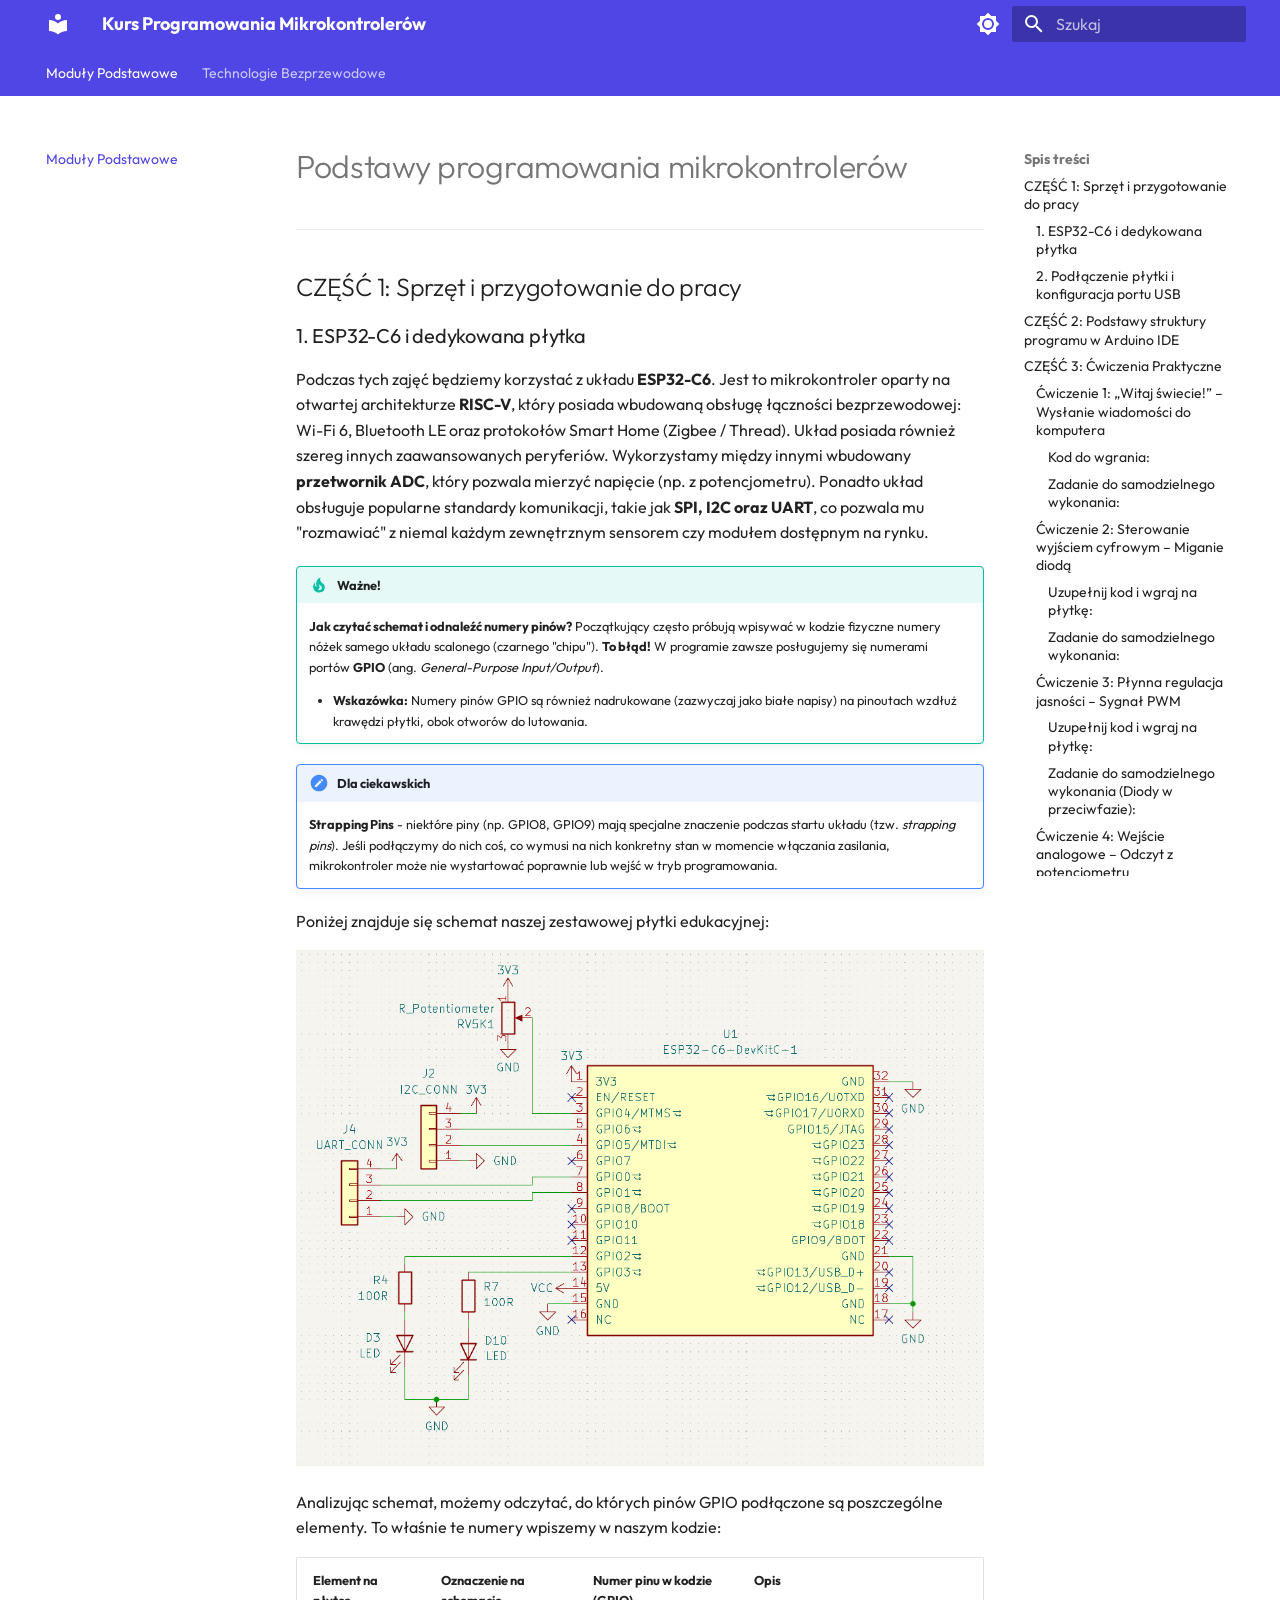
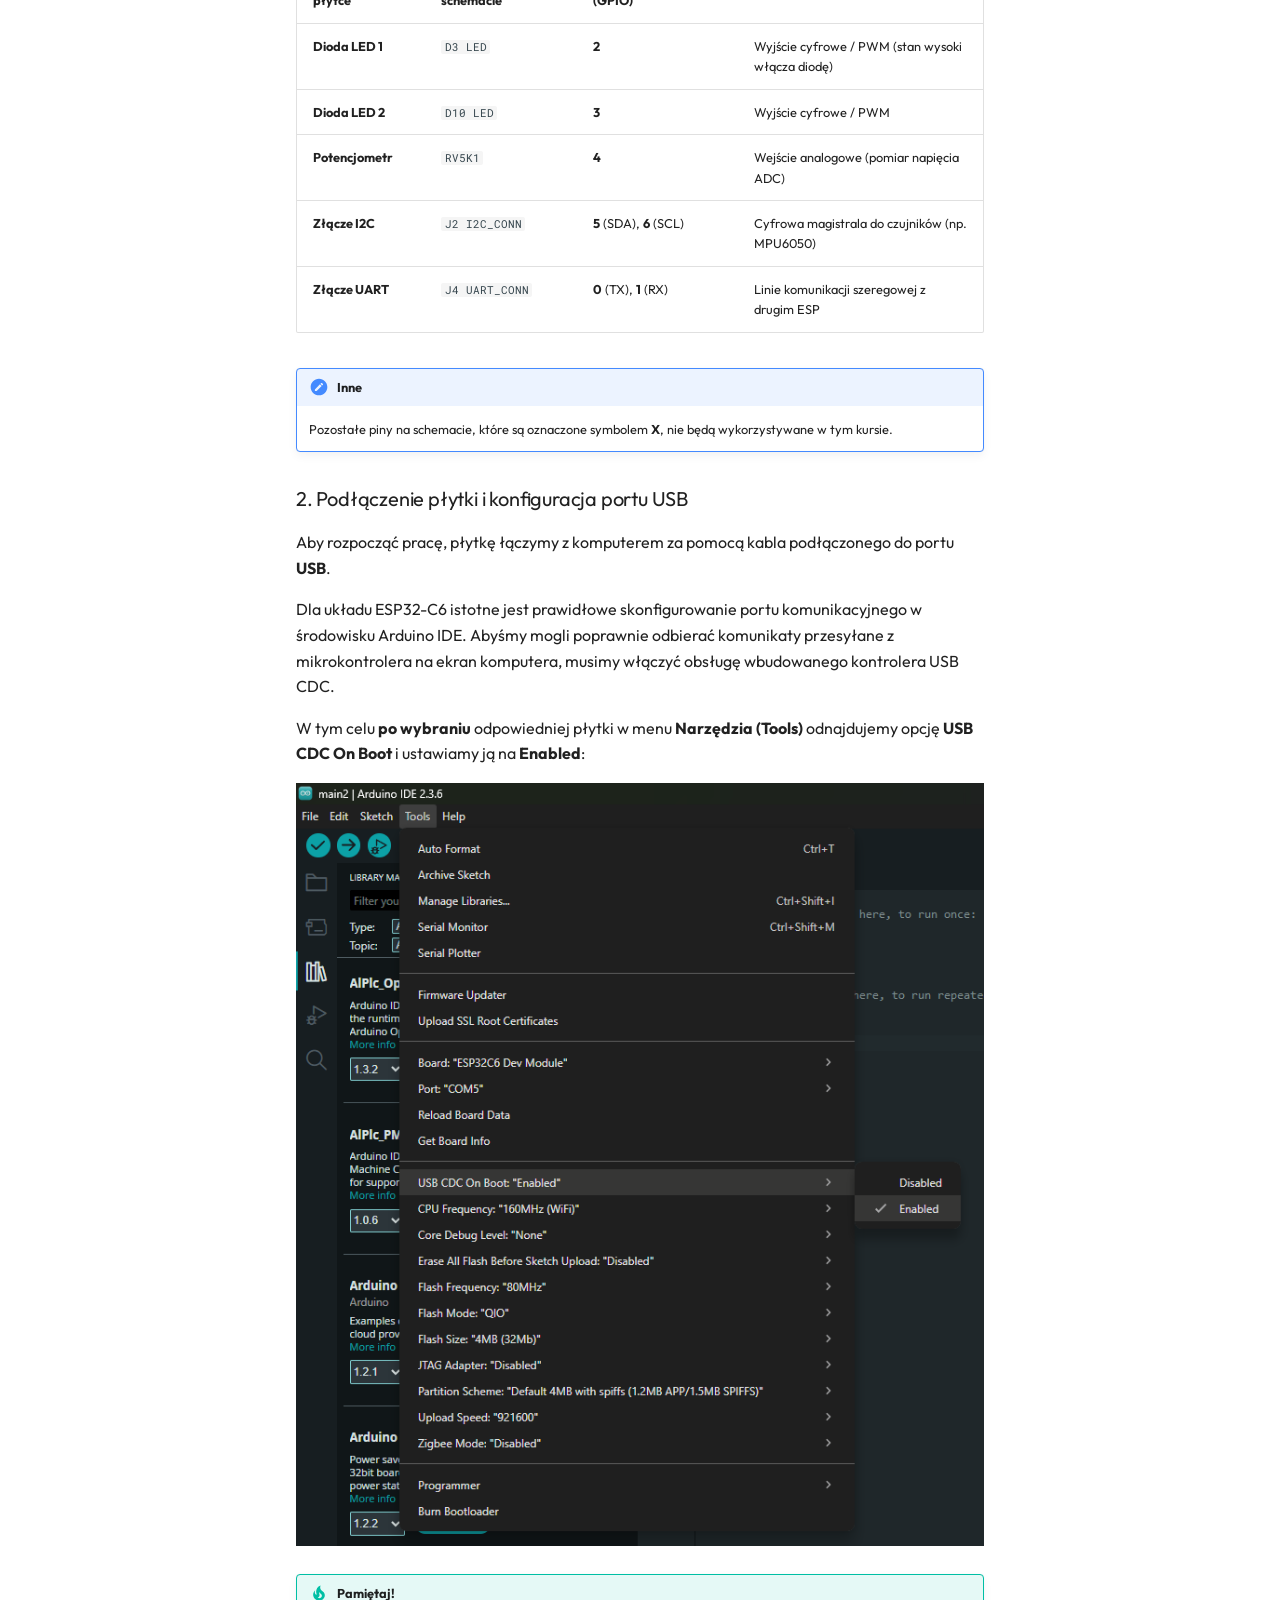
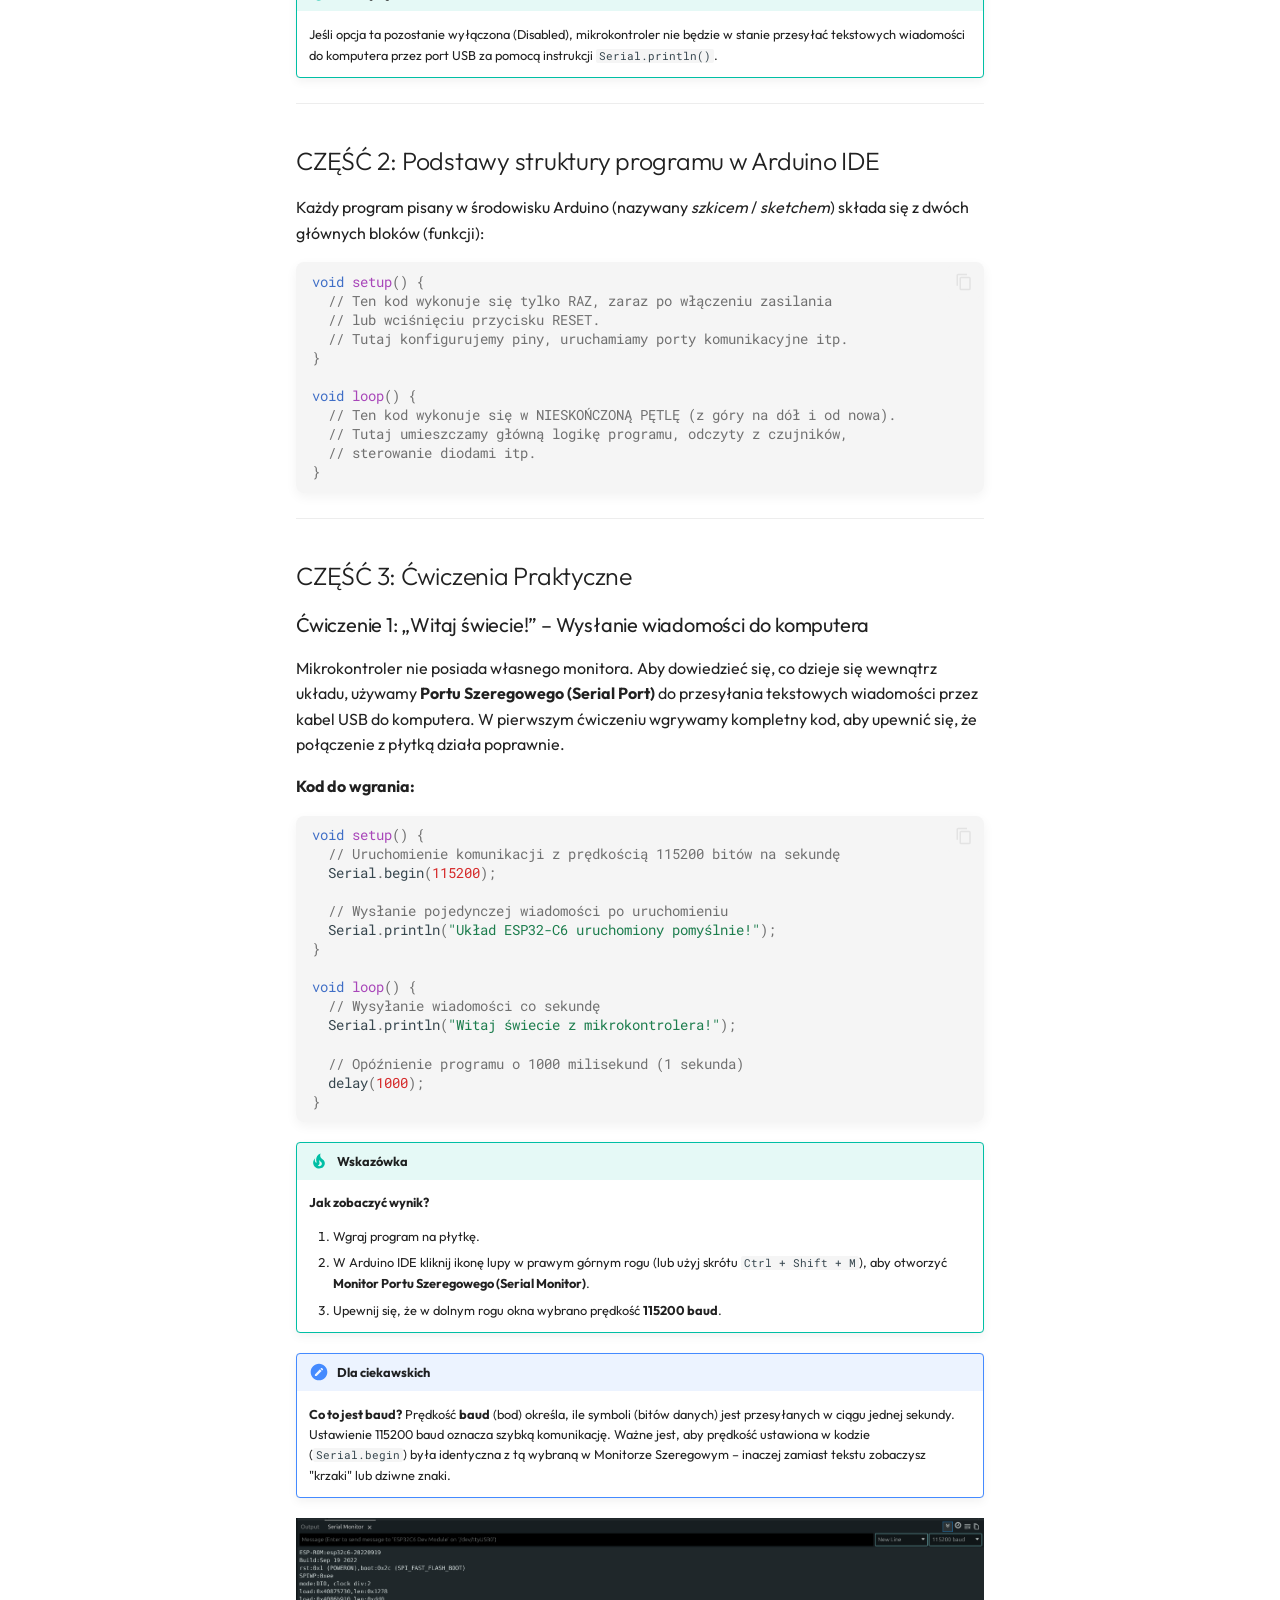
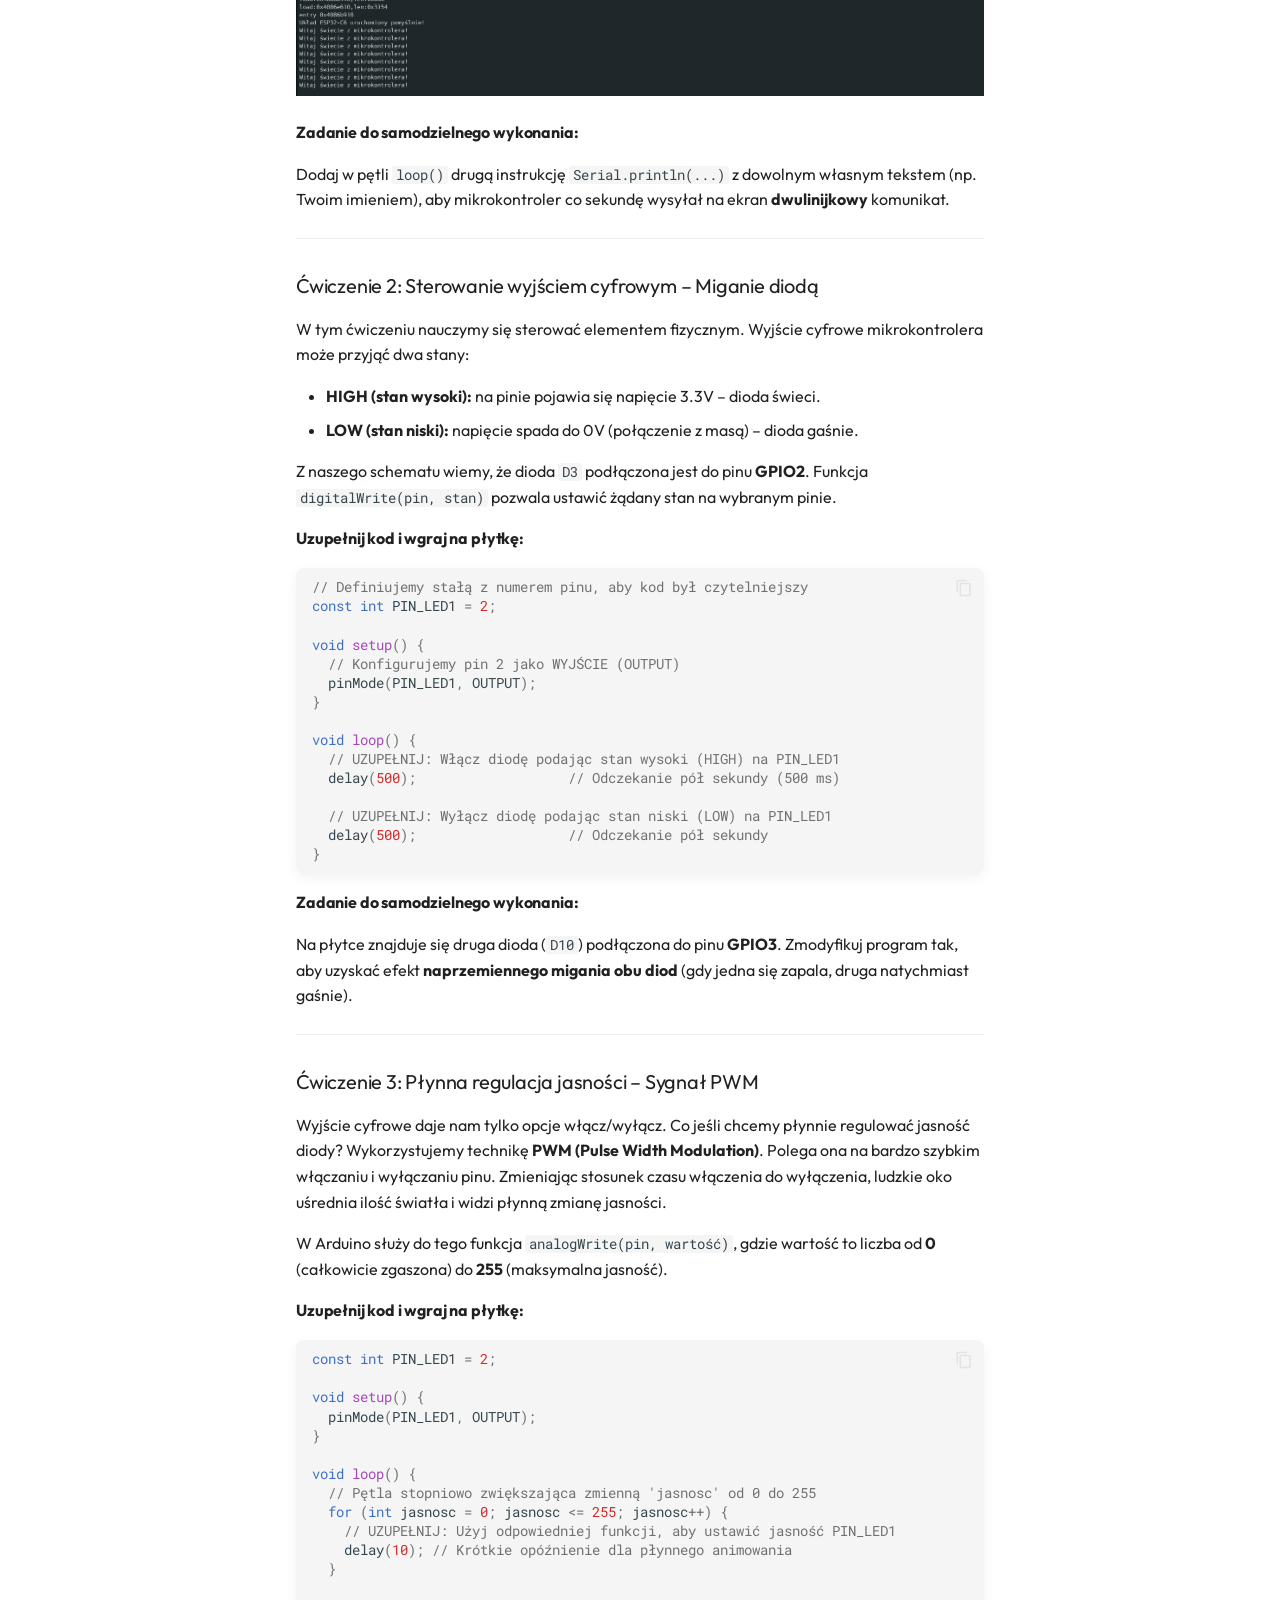
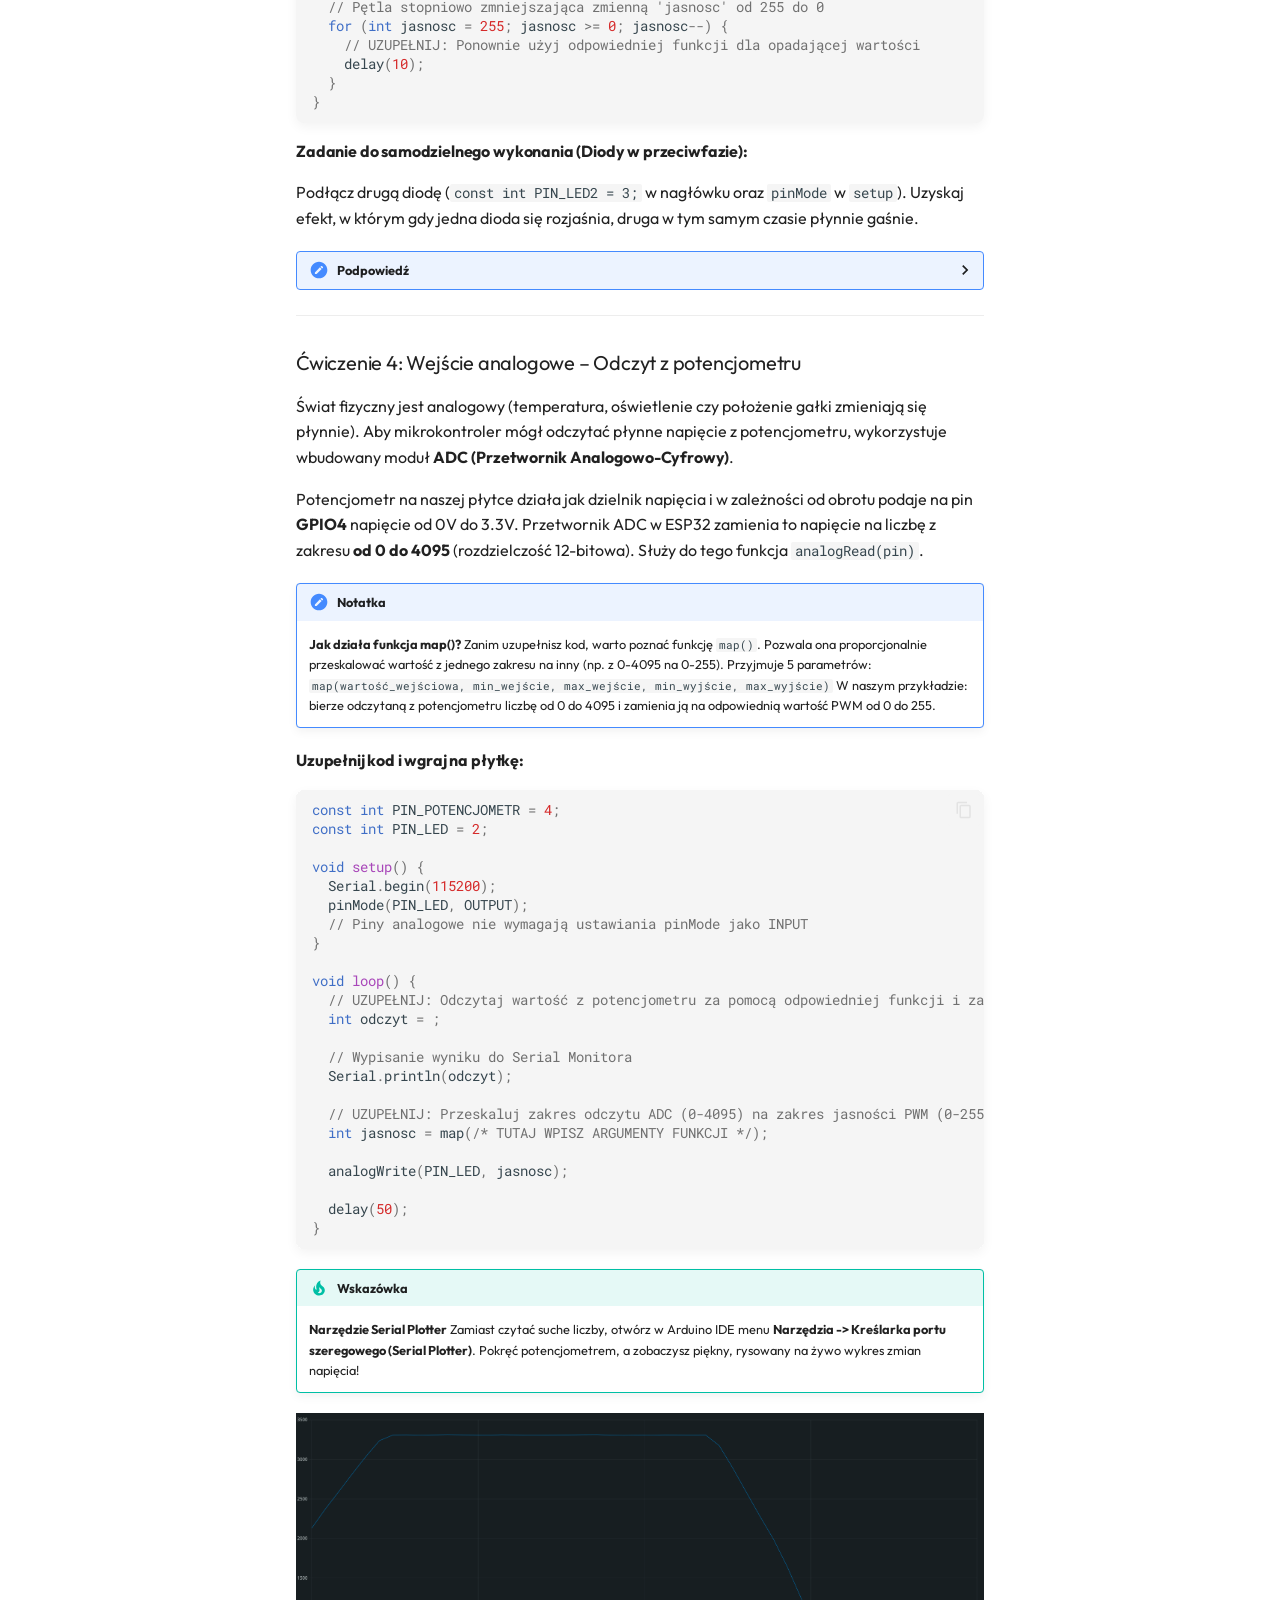
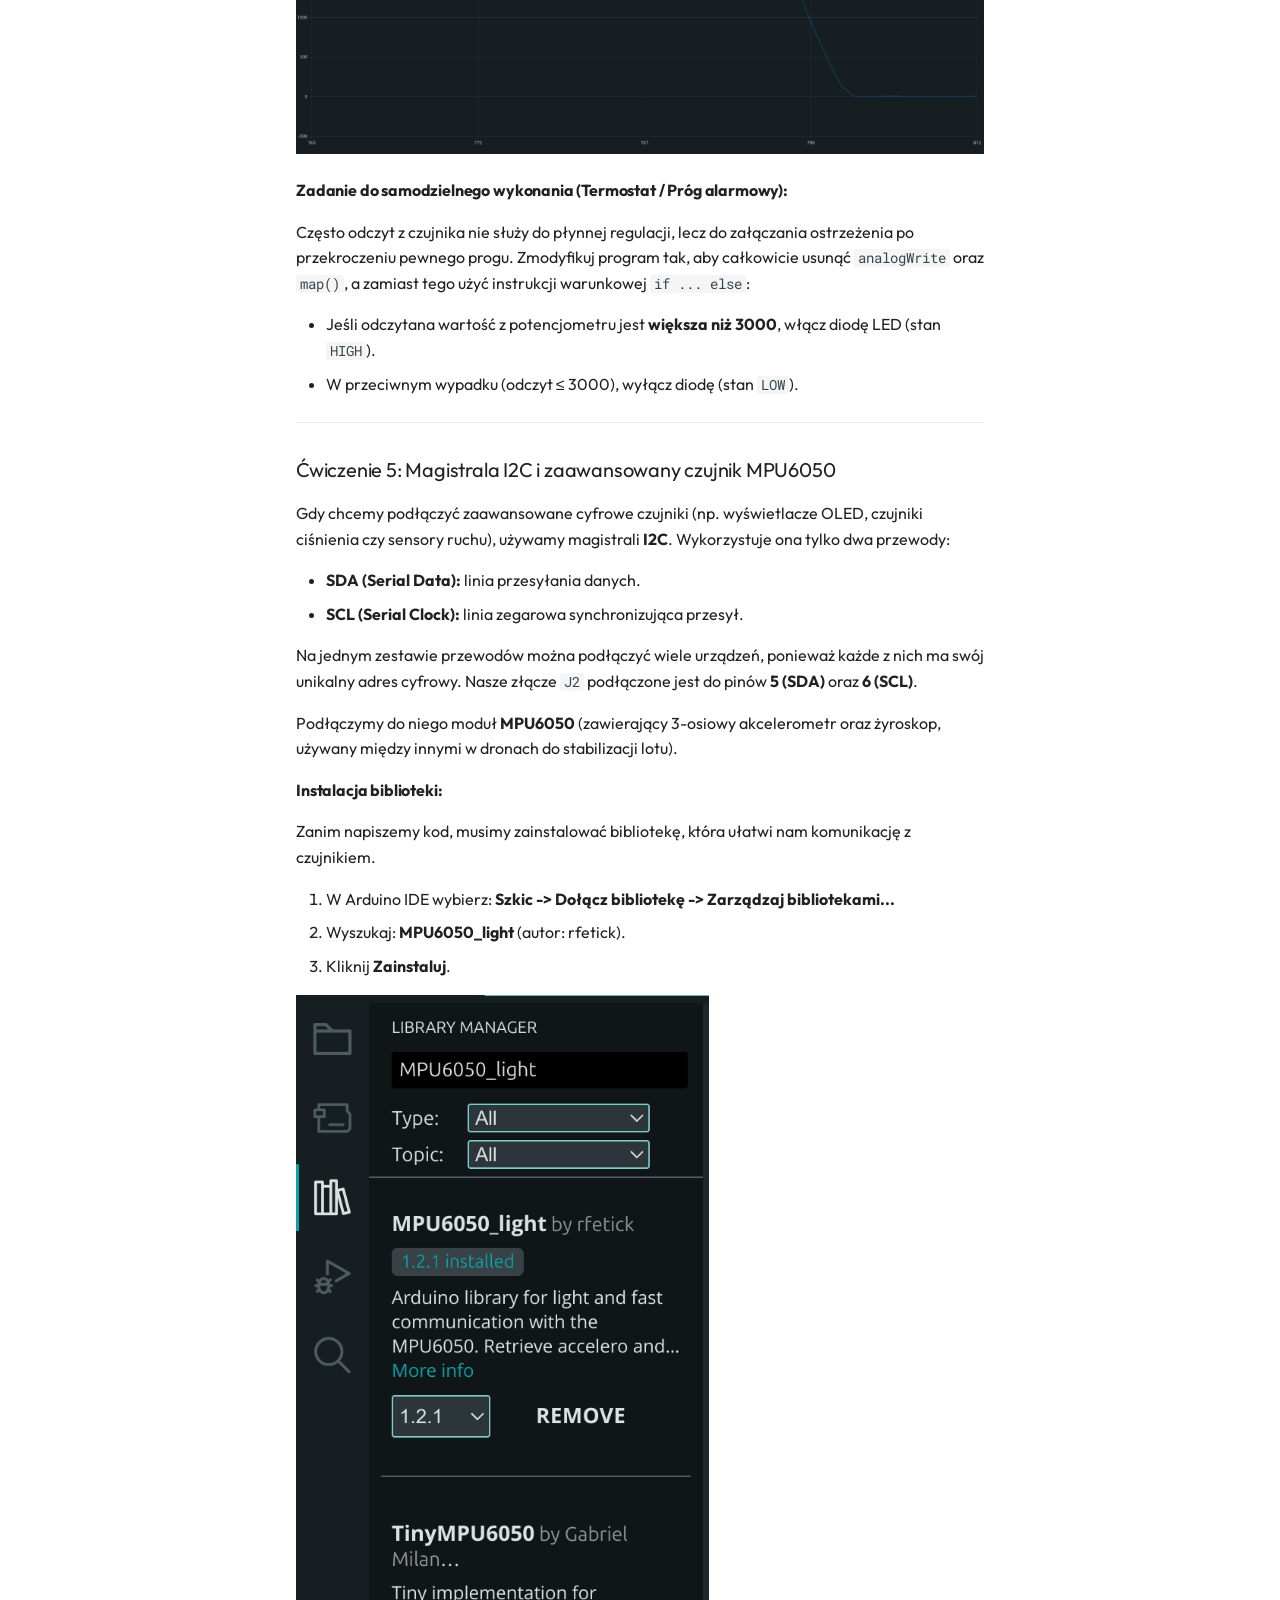
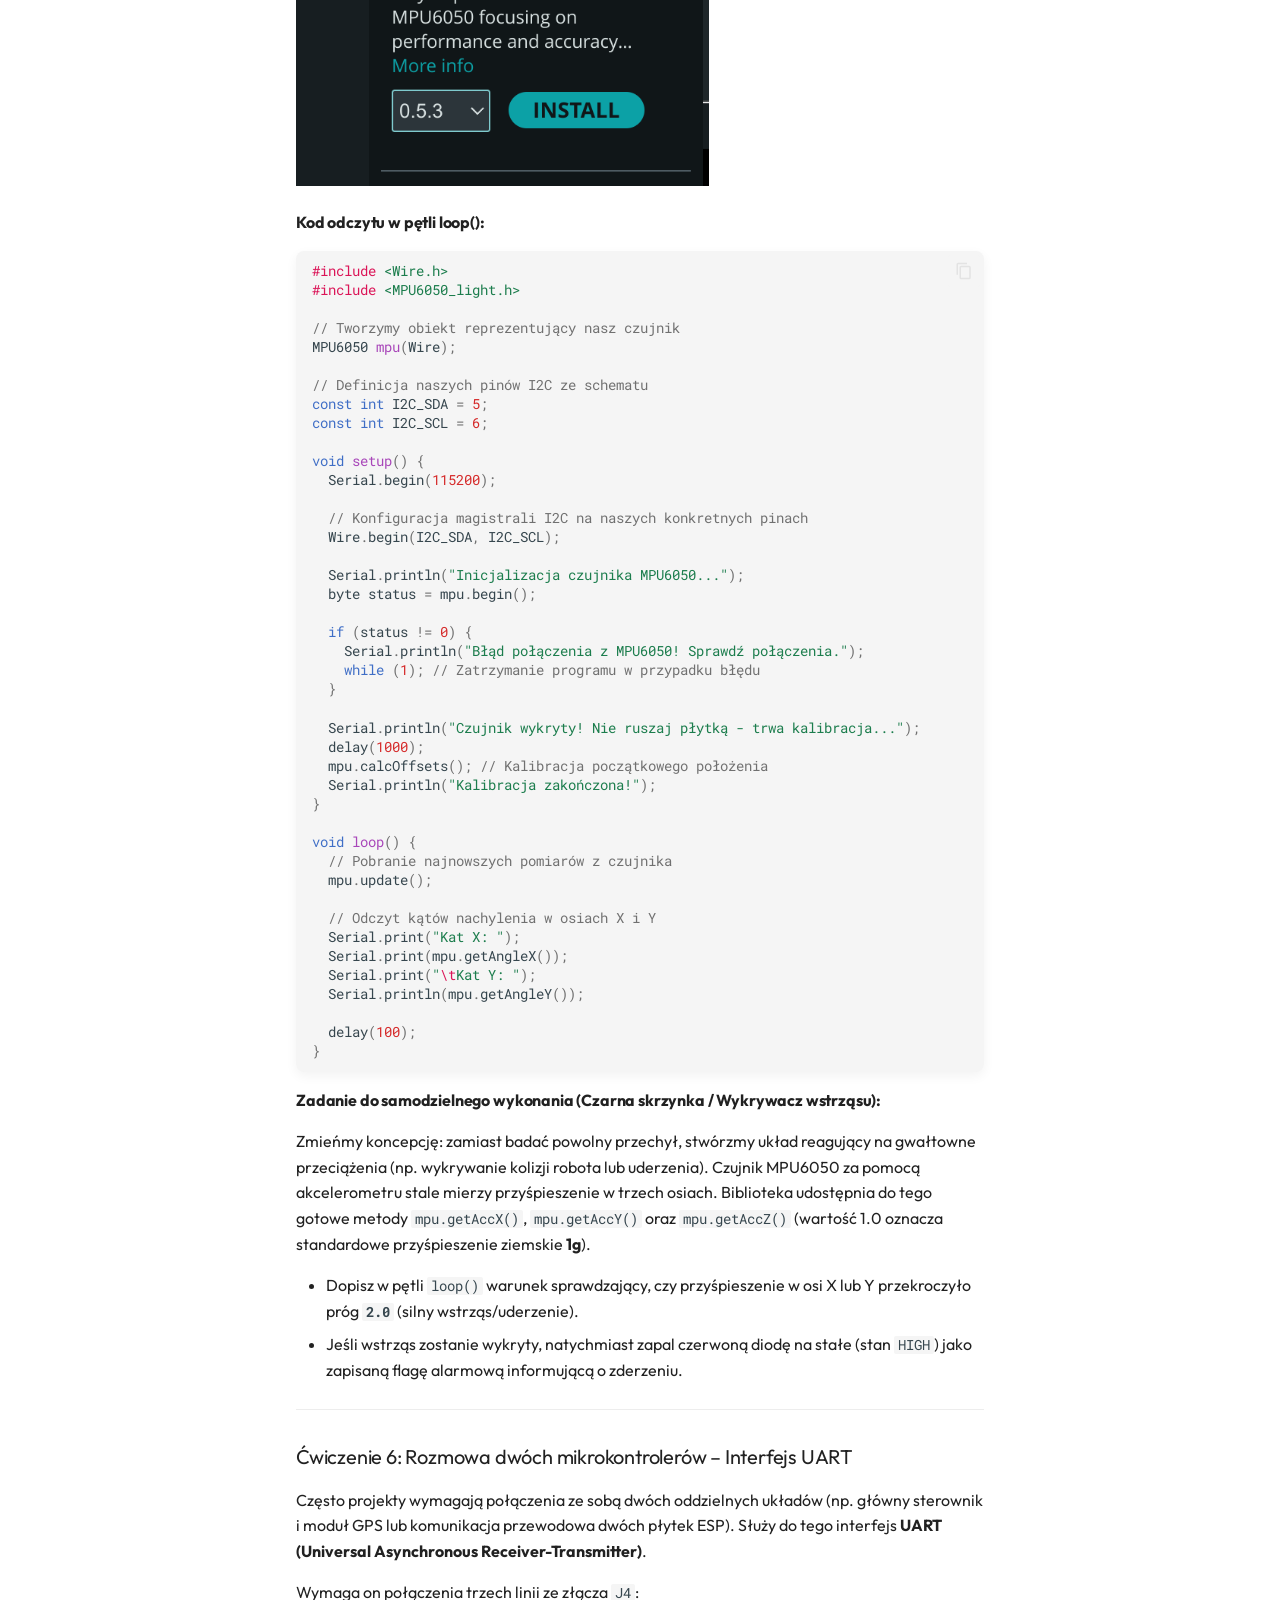
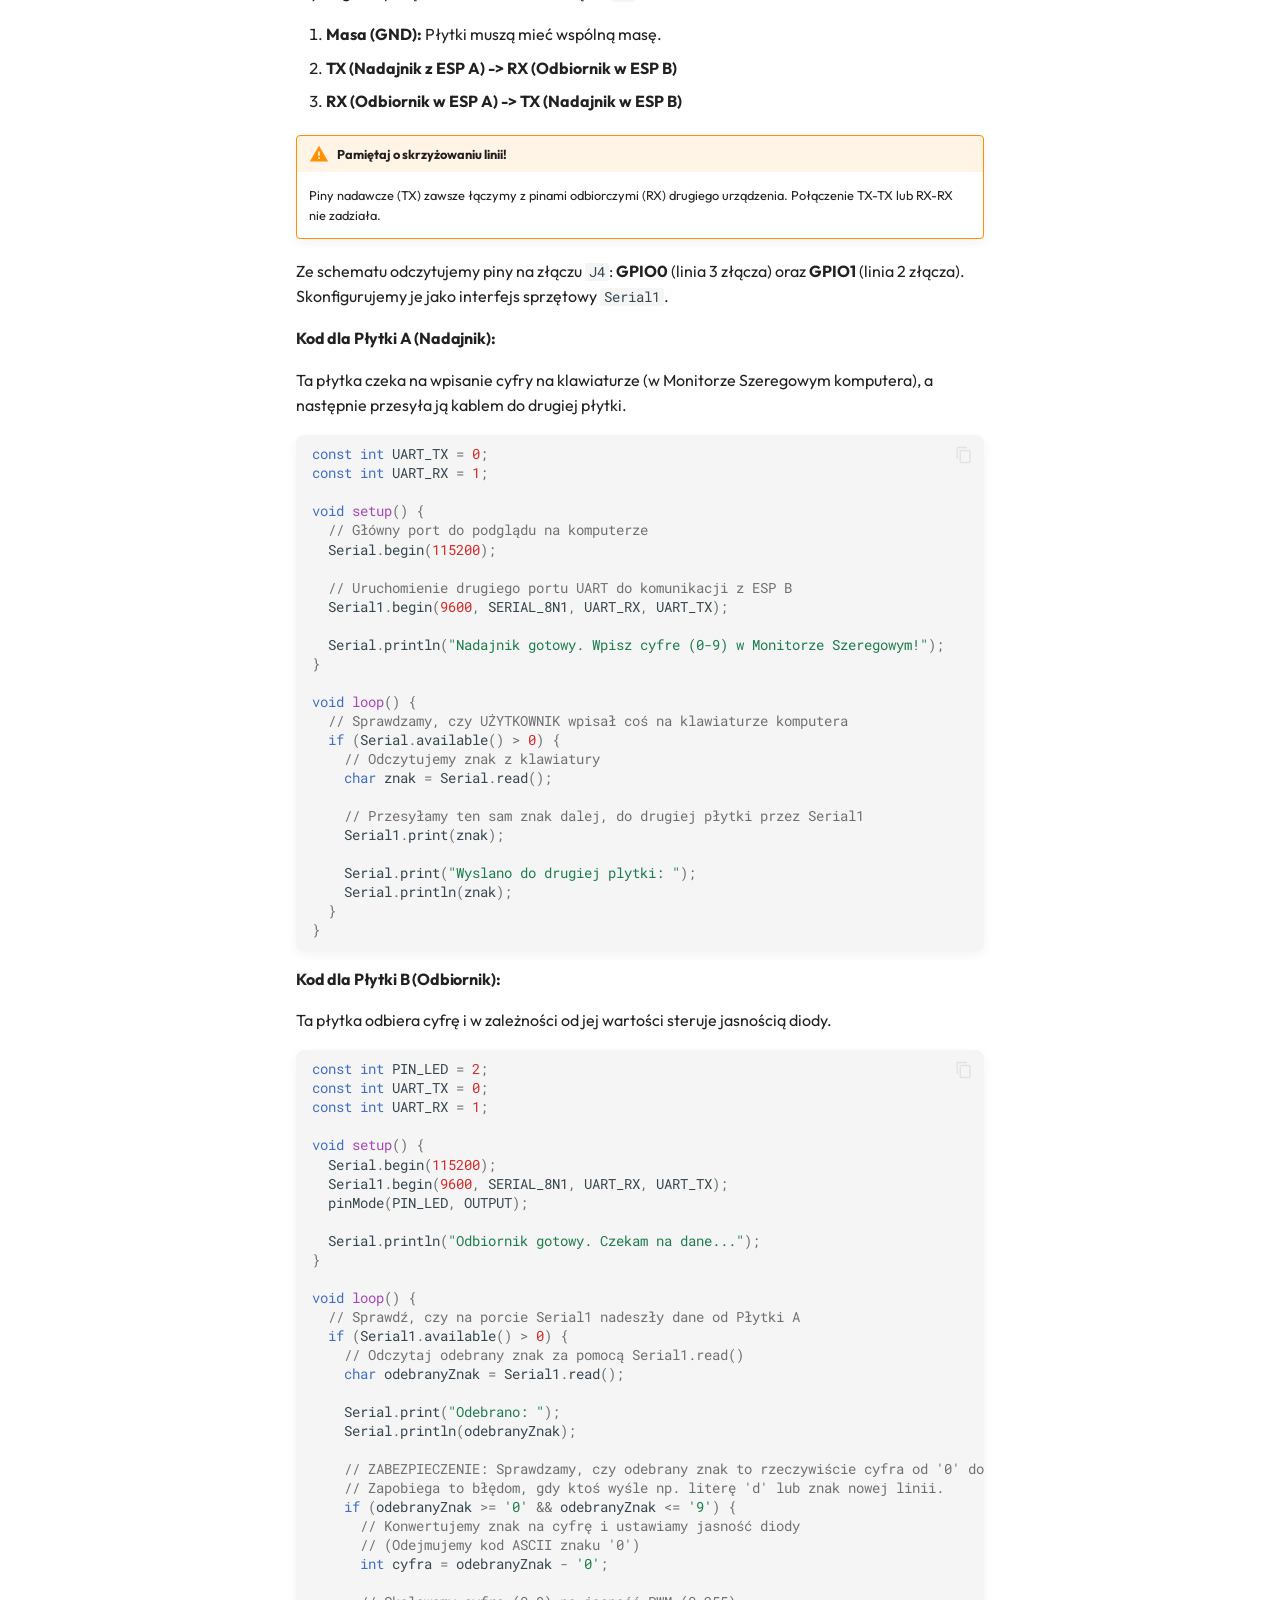
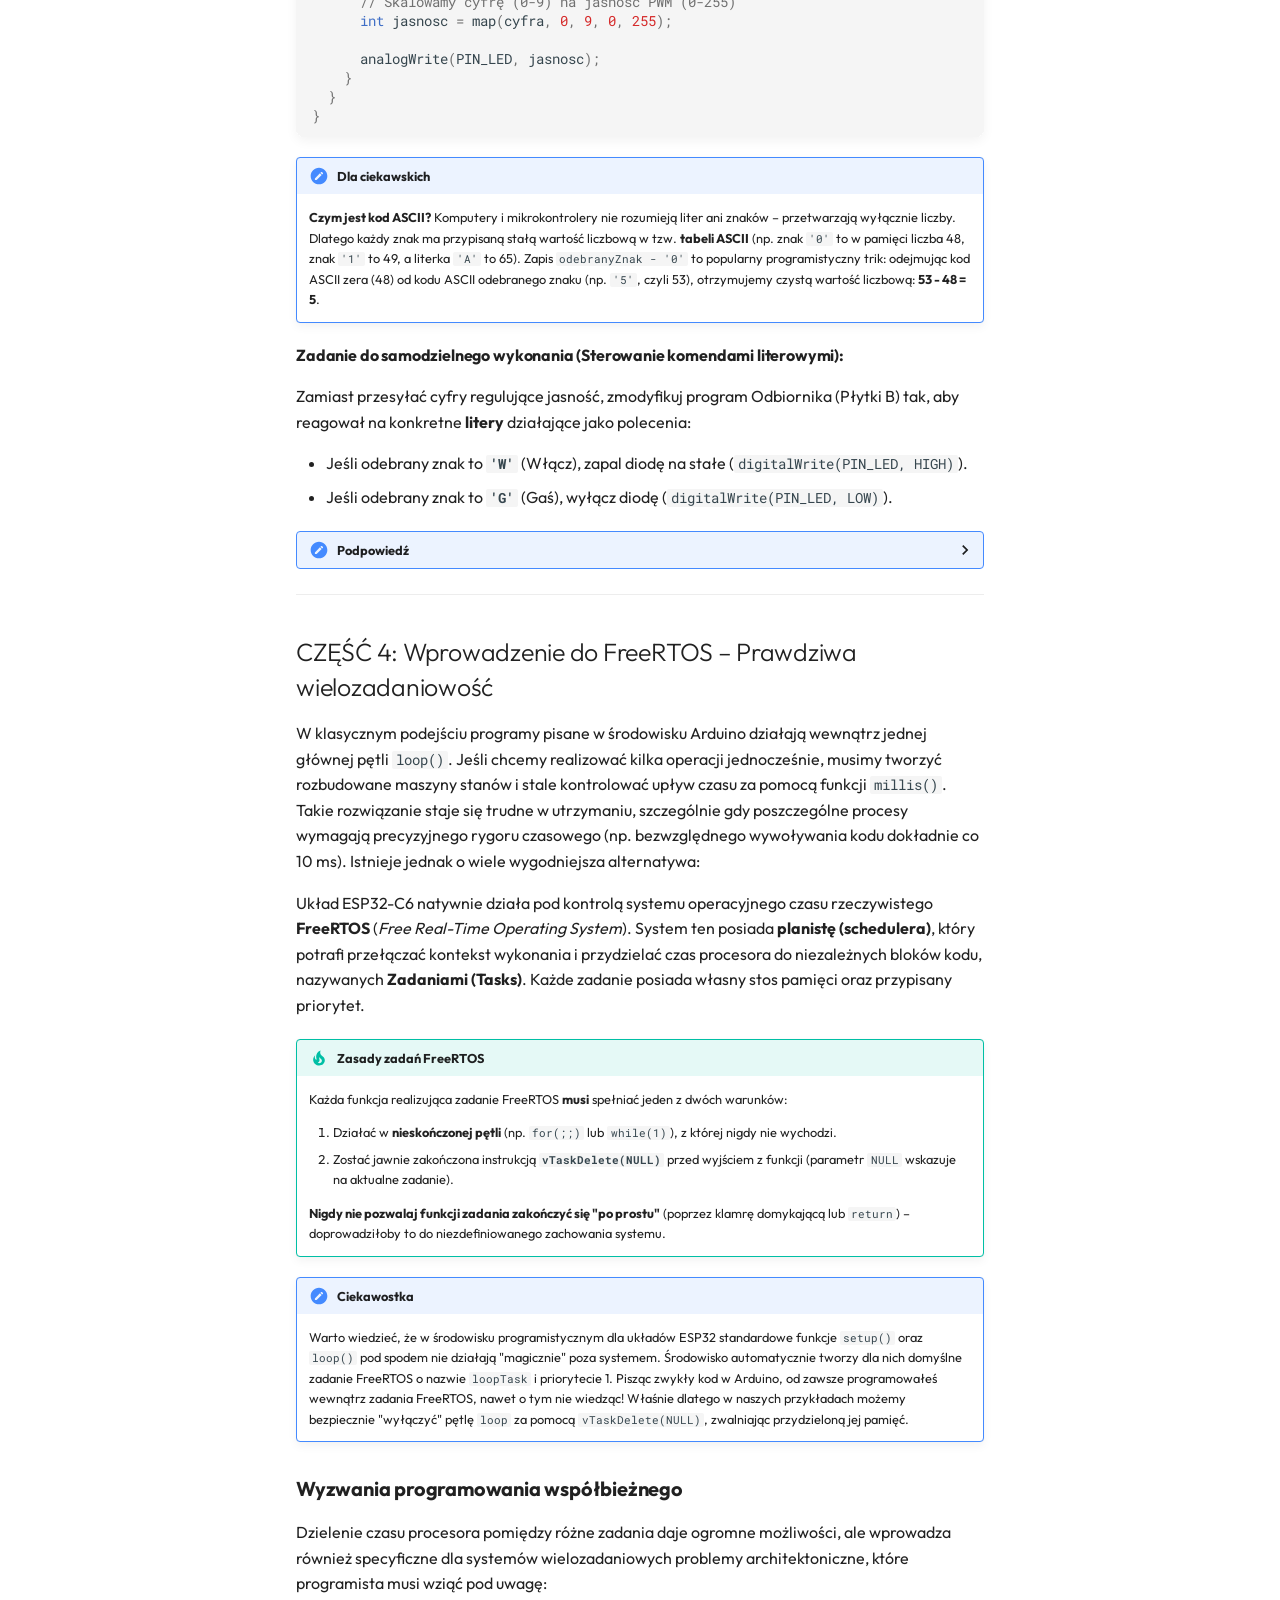
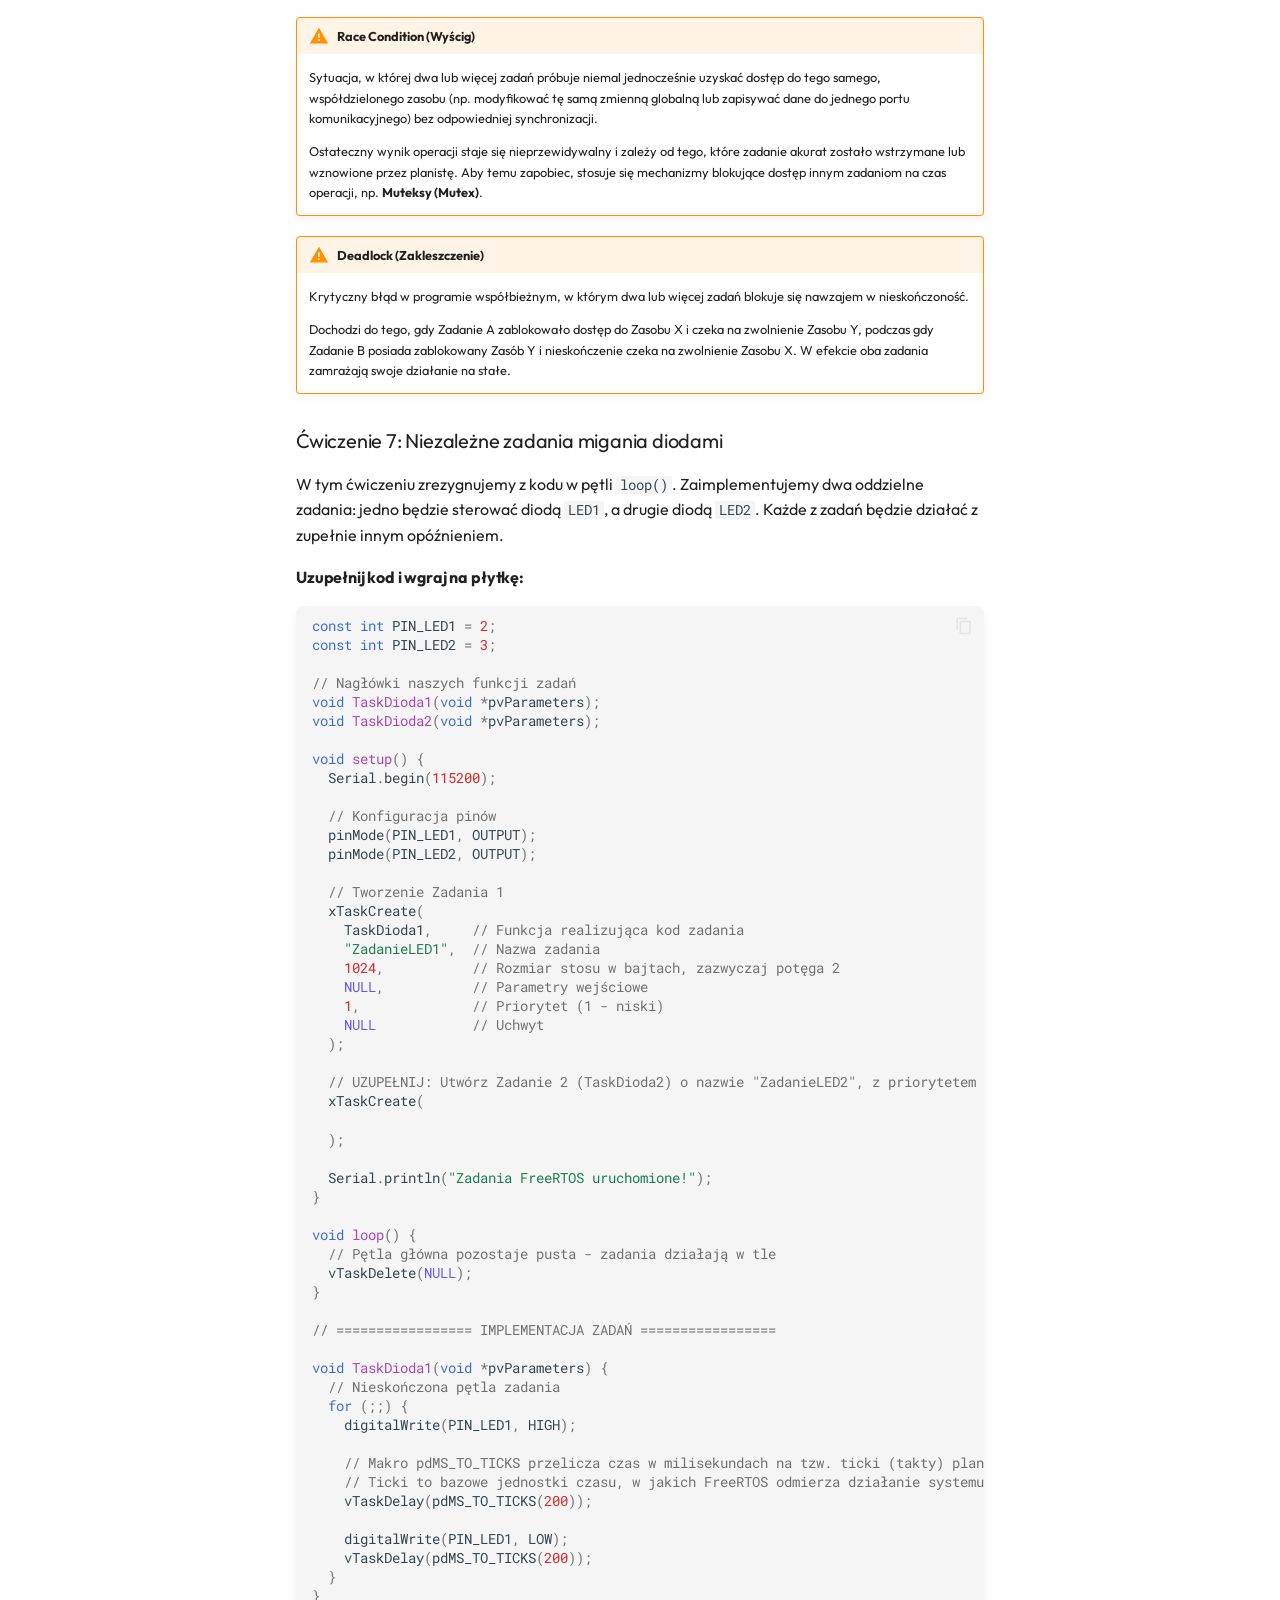
<file: index.html>
<!doctype html>
<html lang="pl" class="no-js">
  <head>
    
      <meta charset="utf-8">
      <meta name="viewport" content="width=device-width,initial-scale=1">
      
        <meta name="description" content="Profesjonalne materiały edukacyjne do układu ESP32-C6">
      
      
        <meta name="author" content="AGH-AIOTA">
      
      
      
      
        <link rel="next" href="bezprzewodowe/">
      
      
        
      
      
      <link rel="icon" href="assets/images/favicon.png">
      <meta name="generator" content="mkdocs-1.6.1, mkdocs-material-9.7.6">
    
    
      
        <title>Kurs Programowania Mikrokontrolerów</title>
      
    
    
      <link rel="stylesheet" href="assets/stylesheets/main.484c7ddc.min.css">
      
        
        <link rel="stylesheet" href="assets/stylesheets/palette.ab4e12ef.min.css">
      
      


    
    
      
    
    
      
        
        
        <link rel="preconnect" href="https://fonts.gstatic.com" crossorigin>
        <link rel="stylesheet" href="https://fonts.googleapis.com/css?family=Outfit:300,300i,400,400i,700,700i%7CRoboto+Mono:400,400i,700,700i&display=fallback">
        <style>:root{--md-text-font:"Outfit";--md-code-font:"Roboto Mono"}</style>
      
    
    
      <link rel="stylesheet" href="stylesheets/custom.css">
    
    <script>__md_scope=new URL(".",location),__md_hash=e=>[...e].reduce(((e,_)=>(e<<5)-e+_.charCodeAt(0)),0),__md_get=(e,_=localStorage,t=__md_scope)=>JSON.parse(_.getItem(t.pathname+"."+e)),__md_set=(e,_,t=localStorage,a=__md_scope)=>{try{t.setItem(a.pathname+"."+e,JSON.stringify(_))}catch(e){}}</script>
    
      

    
    
  </head>
  
  
    
    
      
    
    
    
    
    <body dir="ltr" data-md-color-scheme="default" data-md-color-primary="custom" data-md-color-accent="deep-orange">
  
    
    <input class="md-toggle" data-md-toggle="drawer" type="checkbox" id="__drawer" autocomplete="off">
    <input class="md-toggle" data-md-toggle="search" type="checkbox" id="__search" autocomplete="off">
    <label class="md-overlay" for="__drawer"></label>
    <div data-md-component="skip">
      
        
        <a href="#podstawy-programowania-mikrokontrolerow" class="md-skip">
          Przejdź do treści
        </a>
      
    </div>
    <div data-md-component="announce">
      
    </div>
    
    
      

<header class="md-header" data-md-component="header">
  <nav class="md-header__inner md-grid" aria-label="Nagłówek">
    <a href="." title="Kurs Programowania Mikrokontrolerów" class="md-header__button md-logo" aria-label="Kurs Programowania Mikrokontrolerów" data-md-component="logo">
      
  
  <svg xmlns="http://www.w3.org/2000/svg" viewBox="0 0 24 24"><path d="M12 8a3 3 0 0 0 3-3 3 3 0 0 0-3-3 3 3 0 0 0-3 3 3 3 0 0 0 3 3m0 3.54C9.64 9.35 6.5 8 3 8v11c3.5 0 6.64 1.35 9 3.54 2.36-2.19 5.5-3.54 9-3.54V8c-3.5 0-6.64 1.35-9 3.54"/></svg>

    </a>
    <label class="md-header__button md-icon" for="__drawer">
      
      <svg xmlns="http://www.w3.org/2000/svg" viewBox="0 0 24 24"><path d="M3 6h18v2H3zm0 5h18v2H3zm0 5h18v2H3z"/></svg>
    </label>
    <div class="md-header__title" data-md-component="header-title">
      <div class="md-header__ellipsis">
        <div class="md-header__topic">
          <span class="md-ellipsis">
            Kurs Programowania Mikrokontrolerów
          </span>
        </div>
        <div class="md-header__topic" data-md-component="header-topic">
          <span class="md-ellipsis">
            
              Moduły Podstawowe
            
          </span>
        </div>
      </div>
    </div>
    
      
        <form class="md-header__option" data-md-component="palette">
  
    
    
    
    <input class="md-option" data-md-color-media="(prefers-color-scheme: light)" data-md-color-scheme="default" data-md-color-primary="custom" data-md-color-accent="deep-orange"  aria-label="Przełącz na tryb ciemny"  type="radio" name="__palette" id="__palette_0">
    
      <label class="md-header__button md-icon" title="Przełącz na tryb ciemny" for="__palette_1" hidden>
        <svg xmlns="http://www.w3.org/2000/svg" viewBox="0 0 24 24"><path d="M12 8a4 4 0 0 0-4 4 4 4 0 0 0 4 4 4 4 0 0 0 4-4 4 4 0 0 0-4-4m0 10a6 6 0 0 1-6-6 6 6 0 0 1 6-6 6 6 0 0 1 6 6 6 6 0 0 1-6 6m8-9.31V4h-4.69L12 .69 8.69 4H4v4.69L.69 12 4 15.31V20h4.69L12 23.31 15.31 20H20v-4.69L23.31 12z"/></svg>
      </label>
    
  
    
    
    
    <input class="md-option" data-md-color-media="(prefers-color-scheme: dark)" data-md-color-scheme="slate" data-md-color-primary="custom" data-md-color-accent="deep-orange"  aria-label="Przełącz na tryb jasny"  type="radio" name="__palette" id="__palette_1">
    
      <label class="md-header__button md-icon" title="Przełącz na tryb jasny" for="__palette_0" hidden>
        <svg xmlns="http://www.w3.org/2000/svg" viewBox="0 0 24 24"><path d="M12 18c-.89 0-1.74-.2-2.5-.55C11.56 16.5 13 14.42 13 12s-1.44-4.5-3.5-5.45C10.26 6.2 11.11 6 12 6a6 6 0 0 1 6 6 6 6 0 0 1-6 6m8-9.31V4h-4.69L12 .69 8.69 4H4v4.69L.69 12 4 15.31V20h4.69L12 23.31 15.31 20H20v-4.69L23.31 12z"/></svg>
      </label>
    
  
</form>
      
    
    
      <script>var palette=__md_get("__palette");if(palette&&palette.color){if("(prefers-color-scheme)"===palette.color.media){var media=matchMedia("(prefers-color-scheme: light)"),input=document.querySelector(media.matches?"[data-md-color-media='(prefers-color-scheme: light)']":"[data-md-color-media='(prefers-color-scheme: dark)']");palette.color.media=input.getAttribute("data-md-color-media"),palette.color.scheme=input.getAttribute("data-md-color-scheme"),palette.color.primary=input.getAttribute("data-md-color-primary"),palette.color.accent=input.getAttribute("data-md-color-accent")}for(var[key,value]of Object.entries(palette.color))document.body.setAttribute("data-md-color-"+key,value)}</script>
    
    
    
      
      
        <label class="md-header__button md-icon" for="__search">
          
          <svg xmlns="http://www.w3.org/2000/svg" viewBox="0 0 24 24"><path d="M9.5 3A6.5 6.5 0 0 1 16 9.5c0 1.61-.59 3.09-1.56 4.23l.27.27h.79l5 5-1.5 1.5-5-5v-.79l-.27-.27A6.52 6.52 0 0 1 9.5 16 6.5 6.5 0 0 1 3 9.5 6.5 6.5 0 0 1 9.5 3m0 2C7 5 5 7 5 9.5S7 14 9.5 14 14 12 14 9.5 12 5 9.5 5"/></svg>
        </label>
        <div class="md-search" data-md-component="search" role="dialog">
  <label class="md-search__overlay" for="__search"></label>
  <div class="md-search__inner" role="search">
    <form class="md-search__form" name="search">
      <input type="text" class="md-search__input" name="query" aria-label="Szukaj" placeholder="Szukaj" autocapitalize="off" autocorrect="off" autocomplete="off" spellcheck="false" data-md-component="search-query" required>
      <label class="md-search__icon md-icon" for="__search">
        
        <svg xmlns="http://www.w3.org/2000/svg" viewBox="0 0 24 24"><path d="M9.5 3A6.5 6.5 0 0 1 16 9.5c0 1.61-.59 3.09-1.56 4.23l.27.27h.79l5 5-1.5 1.5-5-5v-.79l-.27-.27A6.52 6.52 0 0 1 9.5 16 6.5 6.5 0 0 1 3 9.5 6.5 6.5 0 0 1 9.5 3m0 2C7 5 5 7 5 9.5S7 14 9.5 14 14 12 14 9.5 12 5 9.5 5"/></svg>
        
        <svg xmlns="http://www.w3.org/2000/svg" viewBox="0 0 24 24"><path d="M20 11v2H8l5.5 5.5-1.42 1.42L4.16 12l7.92-7.92L13.5 5.5 8 11z"/></svg>
      </label>
      <nav class="md-search__options" aria-label="Szukaj">
        
        <button type="reset" class="md-search__icon md-icon" title="Wyczyść" aria-label="Wyczyść" tabindex="-1">
          
          <svg xmlns="http://www.w3.org/2000/svg" viewBox="0 0 24 24"><path d="M19 6.41 17.59 5 12 10.59 6.41 5 5 6.41 10.59 12 5 17.59 6.41 19 12 13.41 17.59 19 19 17.59 13.41 12z"/></svg>
        </button>
      </nav>
      
    </form>
    <div class="md-search__output">
      <div class="md-search__scrollwrap" tabindex="0" data-md-scrollfix>
        <div class="md-search-result" data-md-component="search-result">
          <div class="md-search-result__meta">
            Inicjowanie wyszukiwania
          </div>
          <ol class="md-search-result__list" role="presentation"></ol>
        </div>
      </div>
    </div>
  </div>
</div>
      
    
    
  </nav>
  
</header>
    
    <div class="md-container" data-md-component="container">
      
      
        
          
            
<nav class="md-tabs" aria-label="Zakładki" data-md-component="tabs">
  <div class="md-grid">
    <ul class="md-tabs__list">
      
        
  
  
  
    
  
  
    <li class="md-tabs__item md-tabs__item--active">
      <a href="." class="md-tabs__link">
        
  
  
    
  
  Moduły Podstawowe

      </a>
    </li>
  

      
        
  
  
  
  
    <li class="md-tabs__item">
      <a href="bezprzewodowe/" class="md-tabs__link">
        
  
  
    
  
  Technologie Bezprzewodowe

      </a>
    </li>
  

      
    </ul>
  </div>
</nav>
          
        
      
      <main class="md-main" data-md-component="main">
        <div class="md-main__inner md-grid">
          
            
              
              <div class="md-sidebar md-sidebar--primary" data-md-component="sidebar" data-md-type="navigation" >
                <div class="md-sidebar__scrollwrap">
                  <div class="md-sidebar__inner">
                    


  


<nav class="md-nav md-nav--primary md-nav--lifted" aria-label="Nawigacja" data-md-level="0">
  <label class="md-nav__title" for="__drawer">
    <a href="." title="Kurs Programowania Mikrokontrolerów" class="md-nav__button md-logo" aria-label="Kurs Programowania Mikrokontrolerów" data-md-component="logo">
      
  
  <svg xmlns="http://www.w3.org/2000/svg" viewBox="0 0 24 24"><path d="M12 8a3 3 0 0 0 3-3 3 3 0 0 0-3-3 3 3 0 0 0-3 3 3 3 0 0 0 3 3m0 3.54C9.64 9.35 6.5 8 3 8v11c3.5 0 6.64 1.35 9 3.54 2.36-2.19 5.5-3.54 9-3.54V8c-3.5 0-6.64 1.35-9 3.54"/></svg>

    </a>
    Kurs Programowania Mikrokontrolerów
  </label>
  
  <ul class="md-nav__list" data-md-scrollfix>
    
      
      
  
  
    
  
  
  
    <li class="md-nav__item md-nav__item--active">
      
      <input class="md-nav__toggle md-toggle" type="checkbox" id="__toc">
      
      
        
      
      
        <label class="md-nav__link md-nav__link--active" for="__toc">
          
  
  
  <span class="md-ellipsis">
    
  
    Moduły Podstawowe
  

    
  </span>
  
  

          <span class="md-nav__icon md-icon"></span>
        </label>
      
      <a href="." class="md-nav__link md-nav__link--active">
        
  
  
  <span class="md-ellipsis">
    
  
    Moduły Podstawowe
  

    
  </span>
  
  

      </a>
      
        

<nav class="md-nav md-nav--secondary" aria-label="Spis treści">
  
  
  
    
  
  
    <label class="md-nav__title" for="__toc">
      <span class="md-nav__icon md-icon"></span>
      Spis treści
    </label>
    <ul class="md-nav__list" data-md-component="toc" data-md-scrollfix>
      
        <li class="md-nav__item">
  <a href="#czesc-1-sprzet-i-przygotowanie-do-pracy" class="md-nav__link">
    <span class="md-ellipsis">
      
        CZĘŚĆ 1: Sprzęt i przygotowanie do pracy
      
    </span>
  </a>
  
    <nav class="md-nav" aria-label="CZĘŚĆ 1: Sprzęt i przygotowanie do pracy">
      <ul class="md-nav__list">
        
          <li class="md-nav__item">
  <a href="#1-esp32-c6-i-dedykowana-pytka" class="md-nav__link">
    <span class="md-ellipsis">
      
        1. ESP32-C6 i dedykowana płytka
      
    </span>
  </a>
  
</li>
        
          <li class="md-nav__item">
  <a href="#2-podaczenie-pytki-i-konfiguracja-portu-usb" class="md-nav__link">
    <span class="md-ellipsis">
      
        2. Podłączenie płytki i konfiguracja portu USB
      
    </span>
  </a>
  
</li>
        
      </ul>
    </nav>
  
</li>
      
        <li class="md-nav__item">
  <a href="#czesc-2-podstawy-struktury-programu-w-arduino-ide" class="md-nav__link">
    <span class="md-ellipsis">
      
        CZĘŚĆ 2: Podstawy struktury programu w Arduino IDE
      
    </span>
  </a>
  
</li>
      
        <li class="md-nav__item">
  <a href="#czesc-3-cwiczenia-praktyczne" class="md-nav__link">
    <span class="md-ellipsis">
      
        CZĘŚĆ 3: Ćwiczenia Praktyczne
      
    </span>
  </a>
  
    <nav class="md-nav" aria-label="CZĘŚĆ 3: Ćwiczenia Praktyczne">
      <ul class="md-nav__list">
        
          <li class="md-nav__item">
  <a href="#cwiczenie-1-witaj-swiecie-wysanie-wiadomosci-do-komputera" class="md-nav__link">
    <span class="md-ellipsis">
      
        Ćwiczenie 1: „Witaj świecie!” – Wysłanie wiadomości do komputera
      
    </span>
  </a>
  
    <nav class="md-nav" aria-label="Ćwiczenie 1: „Witaj świecie!” – Wysłanie wiadomości do komputera">
      <ul class="md-nav__list">
        
          <li class="md-nav__item">
  <a href="#kod-do-wgrania" class="md-nav__link">
    <span class="md-ellipsis">
      
        Kod do wgrania:
      
    </span>
  </a>
  
</li>
        
          <li class="md-nav__item">
  <a href="#zadanie-do-samodzielnego-wykonania" class="md-nav__link">
    <span class="md-ellipsis">
      
        Zadanie do samodzielnego wykonania:
      
    </span>
  </a>
  
</li>
        
      </ul>
    </nav>
  
</li>
        
          <li class="md-nav__item">
  <a href="#cwiczenie-2-sterowanie-wyjsciem-cyfrowym-miganie-dioda" class="md-nav__link">
    <span class="md-ellipsis">
      
        Ćwiczenie 2: Sterowanie wyjściem cyfrowym – Miganie diodą
      
    </span>
  </a>
  
    <nav class="md-nav" aria-label="Ćwiczenie 2: Sterowanie wyjściem cyfrowym – Miganie diodą">
      <ul class="md-nav__list">
        
          <li class="md-nav__item">
  <a href="#uzupenij-kod-i-wgraj-na-pytke" class="md-nav__link">
    <span class="md-ellipsis">
      
        Uzupełnij kod i wgraj na płytkę:
      
    </span>
  </a>
  
</li>
        
          <li class="md-nav__item">
  <a href="#zadanie-do-samodzielnego-wykonania_1" class="md-nav__link">
    <span class="md-ellipsis">
      
        Zadanie do samodzielnego wykonania:
      
    </span>
  </a>
  
</li>
        
      </ul>
    </nav>
  
</li>
        
          <li class="md-nav__item">
  <a href="#cwiczenie-3-pynna-regulacja-jasnosci-sygna-pwm" class="md-nav__link">
    <span class="md-ellipsis">
      
        Ćwiczenie 3: Płynna regulacja jasności – Sygnał PWM
      
    </span>
  </a>
  
    <nav class="md-nav" aria-label="Ćwiczenie 3: Płynna regulacja jasności – Sygnał PWM">
      <ul class="md-nav__list">
        
          <li class="md-nav__item">
  <a href="#uzupenij-kod-i-wgraj-na-pytke_1" class="md-nav__link">
    <span class="md-ellipsis">
      
        Uzupełnij kod i wgraj na płytkę:
      
    </span>
  </a>
  
</li>
        
          <li class="md-nav__item">
  <a href="#zadanie-do-samodzielnego-wykonania-diody-w-przeciwfazie" class="md-nav__link">
    <span class="md-ellipsis">
      
        Zadanie do samodzielnego wykonania (Diody w przeciwfazie):
      
    </span>
  </a>
  
</li>
        
      </ul>
    </nav>
  
</li>
        
          <li class="md-nav__item">
  <a href="#cwiczenie-4-wejscie-analogowe-odczyt-z-potencjometru" class="md-nav__link">
    <span class="md-ellipsis">
      
        Ćwiczenie 4: Wejście analogowe – Odczyt z potencjometru
      
    </span>
  </a>
  
    <nav class="md-nav" aria-label="Ćwiczenie 4: Wejście analogowe – Odczyt z potencjometru">
      <ul class="md-nav__list">
        
          <li class="md-nav__item">
  <a href="#uzupenij-kod-i-wgraj-na-pytke_2" class="md-nav__link">
    <span class="md-ellipsis">
      
        Uzupełnij kod i wgraj na płytkę:
      
    </span>
  </a>
  
</li>
        
          <li class="md-nav__item">
  <a href="#zadanie-do-samodzielnego-wykonania-termostat-prog-alarmowy" class="md-nav__link">
    <span class="md-ellipsis">
      
        Zadanie do samodzielnego wykonania (Termostat / Próg alarmowy):
      
    </span>
  </a>
  
</li>
        
      </ul>
    </nav>
  
</li>
        
          <li class="md-nav__item">
  <a href="#cwiczenie-5-magistrala-i2c-i-zaawansowany-czujnik-mpu6050" class="md-nav__link">
    <span class="md-ellipsis">
      
        Ćwiczenie 5: Magistrala I2C i zaawansowany czujnik MPU6050
      
    </span>
  </a>
  
    <nav class="md-nav" aria-label="Ćwiczenie 5: Magistrala I2C i zaawansowany czujnik MPU6050">
      <ul class="md-nav__list">
        
          <li class="md-nav__item">
  <a href="#instalacja-biblioteki" class="md-nav__link">
    <span class="md-ellipsis">
      
        Instalacja biblioteki:
      
    </span>
  </a>
  
</li>
        
          <li class="md-nav__item">
  <a href="#kod-odczytu-w-petli-loop" class="md-nav__link">
    <span class="md-ellipsis">
      
        Kod odczytu w pętli loop():
      
    </span>
  </a>
  
</li>
        
          <li class="md-nav__item">
  <a href="#zadanie-do-samodzielnego-wykonania-czarna-skrzynka-wykrywacz-wstrzasu" class="md-nav__link">
    <span class="md-ellipsis">
      
        Zadanie do samodzielnego wykonania (Czarna skrzynka / Wykrywacz wstrząsu):
      
    </span>
  </a>
  
</li>
        
      </ul>
    </nav>
  
</li>
        
          <li class="md-nav__item">
  <a href="#cwiczenie-6-rozmowa-dwoch-mikrokontrolerow-interfejs-uart" class="md-nav__link">
    <span class="md-ellipsis">
      
        Ćwiczenie 6: Rozmowa dwóch mikrokontrolerów – Interfejs UART
      
    </span>
  </a>
  
    <nav class="md-nav" aria-label="Ćwiczenie 6: Rozmowa dwóch mikrokontrolerów – Interfejs UART">
      <ul class="md-nav__list">
        
          <li class="md-nav__item">
  <a href="#kod-dla-pytki-a-nadajnik" class="md-nav__link">
    <span class="md-ellipsis">
      
        Kod dla Płytki A (Nadajnik):
      
    </span>
  </a>
  
</li>
        
          <li class="md-nav__item">
  <a href="#kod-dla-pytki-b-odbiornik" class="md-nav__link">
    <span class="md-ellipsis">
      
        Kod dla Płytki B (Odbiornik):
      
    </span>
  </a>
  
</li>
        
          <li class="md-nav__item">
  <a href="#zadanie-do-samodzielnego-wykonania-sterowanie-komendami-literowymi" class="md-nav__link">
    <span class="md-ellipsis">
      
        Zadanie do samodzielnego wykonania (Sterowanie komendami literowymi):
      
    </span>
  </a>
  
</li>
        
      </ul>
    </nav>
  
</li>
        
      </ul>
    </nav>
  
</li>
      
        <li class="md-nav__item">
  <a href="#czesc-4-wprowadzenie-do-freertos-prawdziwa-wielozadaniowosc" class="md-nav__link">
    <span class="md-ellipsis">
      
        CZĘŚĆ 4: Wprowadzenie do FreeRTOS – Prawdziwa wielozadaniowość
      
    </span>
  </a>
  
    <nav class="md-nav" aria-label="CZĘŚĆ 4: Wprowadzenie do FreeRTOS – Prawdziwa wielozadaniowość">
      <ul class="md-nav__list">
        
          <li class="md-nav__item">
  <a href="#wyzwania-programowania-wspobieznego" class="md-nav__link">
    <span class="md-ellipsis">
      
        Wyzwania programowania współbieżnego
      
    </span>
  </a>
  
</li>
        
          <li class="md-nav__item">
  <a href="#cwiczenie-7-niezalezne-zadania-migania-diodami" class="md-nav__link">
    <span class="md-ellipsis">
      
        Ćwiczenie 7: Niezależne zadania migania diodami
      
    </span>
  </a>
  
    <nav class="md-nav" aria-label="Ćwiczenie 7: Niezależne zadania migania diodami">
      <ul class="md-nav__list">
        
          <li class="md-nav__item">
  <a href="#uzupenij-kod-i-wgraj-na-pytke_3" class="md-nav__link">
    <span class="md-ellipsis">
      
        Uzupełnij kod i wgraj na płytkę:
      
    </span>
  </a>
  
</li>
        
          <li class="md-nav__item">
  <a href="#zadanie-do-samodzielnego-wykonania_2" class="md-nav__link">
    <span class="md-ellipsis">
      
        Zadanie do samodzielnego wykonania:
      
    </span>
  </a>
  
</li>
        
      </ul>
    </nav>
  
</li>
        
          <li class="md-nav__item">
  <a href="#cwiczenie-8-bezpieczna-wymiana-danych-kolejki-queues" class="md-nav__link">
    <span class="md-ellipsis">
      
        Ćwiczenie 8: Bezpieczna wymiana danych – Kolejki (Queues)
      
    </span>
  </a>
  
    <nav class="md-nav" aria-label="Ćwiczenie 8: Bezpieczna wymiana danych – Kolejki (Queues)">
      <ul class="md-nav__list">
        
          <li class="md-nav__item">
  <a href="#uzupenij-kod-i-wgraj-na-pytke_4" class="md-nav__link">
    <span class="md-ellipsis">
      
        Uzupełnij kod i wgraj na płytkę:
      
    </span>
  </a>
  
</li>
        
          <li class="md-nav__item">
  <a href="#zadanie-do-samodzielnego-wykonania_3" class="md-nav__link">
    <span class="md-ellipsis">
      
        Zadanie do samodzielnego wykonania:
      
    </span>
  </a>
  
</li>
        
      </ul>
    </nav>
  
</li>
        
      </ul>
    </nav>
  
</li>
      
    </ul>
  
</nav>
      
    </li>
  

    
      
      
  
  
  
  
    <li class="md-nav__item">
      <a href="bezprzewodowe/" class="md-nav__link">
        
  
  
  <span class="md-ellipsis">
    
  
    Technologie Bezprzewodowe
  

    
  </span>
  
  

      </a>
    </li>
  

    
  </ul>
</nav>
                  </div>
                </div>
              </div>
            
            
              
              <div class="md-sidebar md-sidebar--secondary" data-md-component="sidebar" data-md-type="toc" >
                <div class="md-sidebar__scrollwrap">
                  <div class="md-sidebar__inner">
                    

<nav class="md-nav md-nav--secondary" aria-label="Spis treści">
  
  
  
    
  
  
    <label class="md-nav__title" for="__toc">
      <span class="md-nav__icon md-icon"></span>
      Spis treści
    </label>
    <ul class="md-nav__list" data-md-component="toc" data-md-scrollfix>
      
        <li class="md-nav__item">
  <a href="#czesc-1-sprzet-i-przygotowanie-do-pracy" class="md-nav__link">
    <span class="md-ellipsis">
      
        CZĘŚĆ 1: Sprzęt i przygotowanie do pracy
      
    </span>
  </a>
  
    <nav class="md-nav" aria-label="CZĘŚĆ 1: Sprzęt i przygotowanie do pracy">
      <ul class="md-nav__list">
        
          <li class="md-nav__item">
  <a href="#1-esp32-c6-i-dedykowana-pytka" class="md-nav__link">
    <span class="md-ellipsis">
      
        1. ESP32-C6 i dedykowana płytka
      
    </span>
  </a>
  
</li>
        
          <li class="md-nav__item">
  <a href="#2-podaczenie-pytki-i-konfiguracja-portu-usb" class="md-nav__link">
    <span class="md-ellipsis">
      
        2. Podłączenie płytki i konfiguracja portu USB
      
    </span>
  </a>
  
</li>
        
      </ul>
    </nav>
  
</li>
      
        <li class="md-nav__item">
  <a href="#czesc-2-podstawy-struktury-programu-w-arduino-ide" class="md-nav__link">
    <span class="md-ellipsis">
      
        CZĘŚĆ 2: Podstawy struktury programu w Arduino IDE
      
    </span>
  </a>
  
</li>
      
        <li class="md-nav__item">
  <a href="#czesc-3-cwiczenia-praktyczne" class="md-nav__link">
    <span class="md-ellipsis">
      
        CZĘŚĆ 3: Ćwiczenia Praktyczne
      
    </span>
  </a>
  
    <nav class="md-nav" aria-label="CZĘŚĆ 3: Ćwiczenia Praktyczne">
      <ul class="md-nav__list">
        
          <li class="md-nav__item">
  <a href="#cwiczenie-1-witaj-swiecie-wysanie-wiadomosci-do-komputera" class="md-nav__link">
    <span class="md-ellipsis">
      
        Ćwiczenie 1: „Witaj świecie!” – Wysłanie wiadomości do komputera
      
    </span>
  </a>
  
    <nav class="md-nav" aria-label="Ćwiczenie 1: „Witaj świecie!” – Wysłanie wiadomości do komputera">
      <ul class="md-nav__list">
        
          <li class="md-nav__item">
  <a href="#kod-do-wgrania" class="md-nav__link">
    <span class="md-ellipsis">
      
        Kod do wgrania:
      
    </span>
  </a>
  
</li>
        
          <li class="md-nav__item">
  <a href="#zadanie-do-samodzielnego-wykonania" class="md-nav__link">
    <span class="md-ellipsis">
      
        Zadanie do samodzielnego wykonania:
      
    </span>
  </a>
  
</li>
        
      </ul>
    </nav>
  
</li>
        
          <li class="md-nav__item">
  <a href="#cwiczenie-2-sterowanie-wyjsciem-cyfrowym-miganie-dioda" class="md-nav__link">
    <span class="md-ellipsis">
      
        Ćwiczenie 2: Sterowanie wyjściem cyfrowym – Miganie diodą
      
    </span>
  </a>
  
    <nav class="md-nav" aria-label="Ćwiczenie 2: Sterowanie wyjściem cyfrowym – Miganie diodą">
      <ul class="md-nav__list">
        
          <li class="md-nav__item">
  <a href="#uzupenij-kod-i-wgraj-na-pytke" class="md-nav__link">
    <span class="md-ellipsis">
      
        Uzupełnij kod i wgraj na płytkę:
      
    </span>
  </a>
  
</li>
        
          <li class="md-nav__item">
  <a href="#zadanie-do-samodzielnego-wykonania_1" class="md-nav__link">
    <span class="md-ellipsis">
      
        Zadanie do samodzielnego wykonania:
      
    </span>
  </a>
  
</li>
        
      </ul>
    </nav>
  
</li>
        
          <li class="md-nav__item">
  <a href="#cwiczenie-3-pynna-regulacja-jasnosci-sygna-pwm" class="md-nav__link">
    <span class="md-ellipsis">
      
        Ćwiczenie 3: Płynna regulacja jasności – Sygnał PWM
      
    </span>
  </a>
  
    <nav class="md-nav" aria-label="Ćwiczenie 3: Płynna regulacja jasności – Sygnał PWM">
      <ul class="md-nav__list">
        
          <li class="md-nav__item">
  <a href="#uzupenij-kod-i-wgraj-na-pytke_1" class="md-nav__link">
    <span class="md-ellipsis">
      
        Uzupełnij kod i wgraj na płytkę:
      
    </span>
  </a>
  
</li>
        
          <li class="md-nav__item">
  <a href="#zadanie-do-samodzielnego-wykonania-diody-w-przeciwfazie" class="md-nav__link">
    <span class="md-ellipsis">
      
        Zadanie do samodzielnego wykonania (Diody w przeciwfazie):
      
    </span>
  </a>
  
</li>
        
      </ul>
    </nav>
  
</li>
        
          <li class="md-nav__item">
  <a href="#cwiczenie-4-wejscie-analogowe-odczyt-z-potencjometru" class="md-nav__link">
    <span class="md-ellipsis">
      
        Ćwiczenie 4: Wejście analogowe – Odczyt z potencjometru
      
    </span>
  </a>
  
    <nav class="md-nav" aria-label="Ćwiczenie 4: Wejście analogowe – Odczyt z potencjometru">
      <ul class="md-nav__list">
        
          <li class="md-nav__item">
  <a href="#uzupenij-kod-i-wgraj-na-pytke_2" class="md-nav__link">
    <span class="md-ellipsis">
      
        Uzupełnij kod i wgraj na płytkę:
      
    </span>
  </a>
  
</li>
        
          <li class="md-nav__item">
  <a href="#zadanie-do-samodzielnego-wykonania-termostat-prog-alarmowy" class="md-nav__link">
    <span class="md-ellipsis">
      
        Zadanie do samodzielnego wykonania (Termostat / Próg alarmowy):
      
    </span>
  </a>
  
</li>
        
      </ul>
    </nav>
  
</li>
        
          <li class="md-nav__item">
  <a href="#cwiczenie-5-magistrala-i2c-i-zaawansowany-czujnik-mpu6050" class="md-nav__link">
    <span class="md-ellipsis">
      
        Ćwiczenie 5: Magistrala I2C i zaawansowany czujnik MPU6050
      
    </span>
  </a>
  
    <nav class="md-nav" aria-label="Ćwiczenie 5: Magistrala I2C i zaawansowany czujnik MPU6050">
      <ul class="md-nav__list">
        
          <li class="md-nav__item">
  <a href="#instalacja-biblioteki" class="md-nav__link">
    <span class="md-ellipsis">
      
        Instalacja biblioteki:
      
    </span>
  </a>
  
</li>
        
          <li class="md-nav__item">
  <a href="#kod-odczytu-w-petli-loop" class="md-nav__link">
    <span class="md-ellipsis">
      
        Kod odczytu w pętli loop():
      
    </span>
  </a>
  
</li>
        
          <li class="md-nav__item">
  <a href="#zadanie-do-samodzielnego-wykonania-czarna-skrzynka-wykrywacz-wstrzasu" class="md-nav__link">
    <span class="md-ellipsis">
      
        Zadanie do samodzielnego wykonania (Czarna skrzynka / Wykrywacz wstrząsu):
      
    </span>
  </a>
  
</li>
        
      </ul>
    </nav>
  
</li>
        
          <li class="md-nav__item">
  <a href="#cwiczenie-6-rozmowa-dwoch-mikrokontrolerow-interfejs-uart" class="md-nav__link">
    <span class="md-ellipsis">
      
        Ćwiczenie 6: Rozmowa dwóch mikrokontrolerów – Interfejs UART
      
    </span>
  </a>
  
    <nav class="md-nav" aria-label="Ćwiczenie 6: Rozmowa dwóch mikrokontrolerów – Interfejs UART">
      <ul class="md-nav__list">
        
          <li class="md-nav__item">
  <a href="#kod-dla-pytki-a-nadajnik" class="md-nav__link">
    <span class="md-ellipsis">
      
        Kod dla Płytki A (Nadajnik):
      
    </span>
  </a>
  
</li>
        
          <li class="md-nav__item">
  <a href="#kod-dla-pytki-b-odbiornik" class="md-nav__link">
    <span class="md-ellipsis">
      
        Kod dla Płytki B (Odbiornik):
      
    </span>
  </a>
  
</li>
        
          <li class="md-nav__item">
  <a href="#zadanie-do-samodzielnego-wykonania-sterowanie-komendami-literowymi" class="md-nav__link">
    <span class="md-ellipsis">
      
        Zadanie do samodzielnego wykonania (Sterowanie komendami literowymi):
      
    </span>
  </a>
  
</li>
        
      </ul>
    </nav>
  
</li>
        
      </ul>
    </nav>
  
</li>
      
        <li class="md-nav__item">
  <a href="#czesc-4-wprowadzenie-do-freertos-prawdziwa-wielozadaniowosc" class="md-nav__link">
    <span class="md-ellipsis">
      
        CZĘŚĆ 4: Wprowadzenie do FreeRTOS – Prawdziwa wielozadaniowość
      
    </span>
  </a>
  
    <nav class="md-nav" aria-label="CZĘŚĆ 4: Wprowadzenie do FreeRTOS – Prawdziwa wielozadaniowość">
      <ul class="md-nav__list">
        
          <li class="md-nav__item">
  <a href="#wyzwania-programowania-wspobieznego" class="md-nav__link">
    <span class="md-ellipsis">
      
        Wyzwania programowania współbieżnego
      
    </span>
  </a>
  
</li>
        
          <li class="md-nav__item">
  <a href="#cwiczenie-7-niezalezne-zadania-migania-diodami" class="md-nav__link">
    <span class="md-ellipsis">
      
        Ćwiczenie 7: Niezależne zadania migania diodami
      
    </span>
  </a>
  
    <nav class="md-nav" aria-label="Ćwiczenie 7: Niezależne zadania migania diodami">
      <ul class="md-nav__list">
        
          <li class="md-nav__item">
  <a href="#uzupenij-kod-i-wgraj-na-pytke_3" class="md-nav__link">
    <span class="md-ellipsis">
      
        Uzupełnij kod i wgraj na płytkę:
      
    </span>
  </a>
  
</li>
        
          <li class="md-nav__item">
  <a href="#zadanie-do-samodzielnego-wykonania_2" class="md-nav__link">
    <span class="md-ellipsis">
      
        Zadanie do samodzielnego wykonania:
      
    </span>
  </a>
  
</li>
        
      </ul>
    </nav>
  
</li>
        
          <li class="md-nav__item">
  <a href="#cwiczenie-8-bezpieczna-wymiana-danych-kolejki-queues" class="md-nav__link">
    <span class="md-ellipsis">
      
        Ćwiczenie 8: Bezpieczna wymiana danych – Kolejki (Queues)
      
    </span>
  </a>
  
    <nav class="md-nav" aria-label="Ćwiczenie 8: Bezpieczna wymiana danych – Kolejki (Queues)">
      <ul class="md-nav__list">
        
          <li class="md-nav__item">
  <a href="#uzupenij-kod-i-wgraj-na-pytke_4" class="md-nav__link">
    <span class="md-ellipsis">
      
        Uzupełnij kod i wgraj na płytkę:
      
    </span>
  </a>
  
</li>
        
          <li class="md-nav__item">
  <a href="#zadanie-do-samodzielnego-wykonania_3" class="md-nav__link">
    <span class="md-ellipsis">
      
        Zadanie do samodzielnego wykonania:
      
    </span>
  </a>
  
</li>
        
      </ul>
    </nav>
  
</li>
        
      </ul>
    </nav>
  
</li>
      
    </ul>
  
</nav>
                  </div>
                </div>
              </div>
            
          
          
            <div class="md-content" data-md-component="content">
              
                



  


              
              <article class="md-content__inner md-typeset">
                
                  



<h1 id="podstawy-programowania-mikrokontrolerow">Podstawy programowania mikrokontrolerów</h1>
<hr />
<h2 id="czesc-1-sprzet-i-przygotowanie-do-pracy">CZĘŚĆ 1: Sprzęt i przygotowanie do pracy</h2>
<h3 id="1-esp32-c6-i-dedykowana-pytka">1. ESP32-C6 i dedykowana płytka</h3>
<p>Podczas tych zajęć będziemy korzystać z układu <strong>ESP32-C6</strong>. Jest to mikrokontroler oparty na otwartej architekturze <strong>RISC-V</strong>, który posiada wbudowaną obsługę łączności bezprzewodowej: Wi-Fi 6, Bluetooth LE oraz protokołów Smart Home (Zigbee / Thread). Układ posiada również szereg innych zaawansowanych peryferiów. Wykorzystamy między innymi wbudowany <strong>przetwornik ADC</strong>, który pozwala mierzyć napięcie (np. z potencjometru). Ponadto układ obsługuje popularne standardy komunikacji, takie jak <strong>SPI, I2C oraz UART</strong>, co pozwala mu "rozmawiać" z niemal każdym zewnętrznym sensorem czy modułem dostępnym na rynku.</p>
<div class="admonition tip">
<p class="admonition-title">Ważne!</p>
<p><strong>Jak czytać schemat i odnaleźć numery pinów?</strong>
Początkujący często próbują wpisywać w kodzie fizyczne numery nóżek samego układu scalonego (czarnego "chipu"). <strong>To błąd!</strong> W programie zawsze posługujemy się numerami portów <strong>GPIO</strong> (ang. <em>General-Purpose Input/Output</em>). </p>
<ul>
<li><strong>Wskazówka:</strong> Numery pinów GPIO są również nadrukowane (zazwyczaj jako białe napisy) na pinoutach wzdłuż krawędzi płytki, obok otworów do lutowania.</li>
</ul>
</div>
<div class="admonition note">
<p class="admonition-title">Dla ciekawskich</p>
<p><strong>Strapping Pins</strong> -
niektóre piny (np. GPIO8, GPIO9) mają specjalne znaczenie podczas startu układu (tzw. <em>strapping pins</em>). Jeśli podłączymy do nich coś, co wymusi na nich konkretny stan w momencie włączania zasilania, mikrokontroler może nie wystartować poprawnie lub wejść w tryb programowania.</p>
</div>
<p>Poniżej znajduje się schemat naszej zestawowej płytki edukacyjnej:</p>
<p><img alt="Schemat ideowy płytki edukacyjnej" src="img/podstawy/schematic.png" /></p>
<p>Analizując schemat, możemy odczytać, do których pinów GPIO podłączone są poszczególne elementy. To właśnie te numery wpiszemy w naszym kodzie:</p>
<table>
<thead>
<tr>
<th style="text-align: left;">Element na płytce</th>
<th style="text-align: left;">Oznaczenie na schemacie</th>
<th style="text-align: left;">Numer pinu w kodzie (GPIO)</th>
<th style="text-align: left;">Opis</th>
</tr>
</thead>
<tbody>
<tr>
<td style="text-align: left;"><strong>Dioda LED 1</strong></td>
<td style="text-align: left;"><code>D3 LED</code></td>
<td style="text-align: left;"><strong>2</strong></td>
<td style="text-align: left;">Wyjście cyfrowe / PWM (stan wysoki włącza diodę)</td>
</tr>
<tr>
<td style="text-align: left;"><strong>Dioda LED 2</strong></td>
<td style="text-align: left;"><code>D10 LED</code></td>
<td style="text-align: left;"><strong>3</strong></td>
<td style="text-align: left;">Wyjście cyfrowe / PWM</td>
</tr>
<tr>
<td style="text-align: left;"><strong>Potencjometr</strong></td>
<td style="text-align: left;"><code>RV5K1</code></td>
<td style="text-align: left;"><strong>4</strong></td>
<td style="text-align: left;">Wejście analogowe (pomiar napięcia ADC)</td>
</tr>
<tr>
<td style="text-align: left;"><strong>Złącze I2C</strong></td>
<td style="text-align: left;"><code>J2 I2C_CONN</code></td>
<td style="text-align: left;"><strong>5</strong> (SDA), <strong>6</strong> (SCL)</td>
<td style="text-align: left;">Cyfrowa magistrala do czujników (np. MPU6050)</td>
</tr>
<tr>
<td style="text-align: left;"><strong>Złącze UART</strong></td>
<td style="text-align: left;"><code>J4 UART_CONN</code></td>
<td style="text-align: left;"><strong>0</strong> (TX), <strong>1</strong> (RX)</td>
<td style="text-align: left;">Linie komunikacji szeregowej z drugim ESP</td>
</tr>
</tbody>
</table>
<div class="admonition note">
<p class="admonition-title">Inne</p>
<p>Pozostałe piny na schemacie, które są oznaczone symbolem <strong>X</strong>, nie będą wykorzystywane w tym kursie.</p>
</div>
<h3 id="2-podaczenie-pytki-i-konfiguracja-portu-usb">2. Podłączenie płytki i konfiguracja portu USB</h3>
<p>Aby rozpocząć pracę, płytkę łączymy z komputerem za pomocą kabla podłączonego do portu <strong>USB</strong>. </p>
<p>Dla układu ESP32-C6 istotne jest prawidłowe skonfigurowanie portu komunikacyjnego w środowisku Arduino IDE. Abyśmy mogli poprawnie odbierać komunikaty przesyłane z mikrokontrolera na ekran komputera, musimy włączyć obsługę wbudowanego kontrolera USB CDC.</p>
<p>W tym celu <strong>po wybraniu</strong> odpowiedniej płytki w menu <strong>Narzędzia (Tools)</strong> odnajdujemy opcję <strong>USB CDC On Boot</strong> i ustawiamy ją na <strong>Enabled</strong>:</p>
<p><img alt="Zrzut ekranu: Włączenie opcji USB CDC On Boot w Arduino IDE" src="img/podstawy/cnc_enable.png" /></p>
<div class="admonition tip">
<p class="admonition-title">Pamiętaj!</p>
<p>Jeśli opcja ta pozostanie wyłączona (Disabled), mikrokontroler nie będzie w stanie przesyłać tekstowych wiadomości do komputera przez port USB za pomocą instrukcji <code>Serial.println()</code>.</p>
</div>
<hr />
<h2 id="czesc-2-podstawy-struktury-programu-w-arduino-ide">CZĘŚĆ 2: Podstawy struktury programu w Arduino IDE</h2>
<p>Każdy program pisany w środowisku Arduino (nazywany <em>szkicem</em> / <em>sketchem</em>) składa się z dwóch głównych bloków (funkcji):</p>
<div class="highlight"><pre><span></span><code><span id="__span-0-1"><a id="__codelineno-0-1" name="__codelineno-0-1" href="#__codelineno-0-1"></a><span class="kt">void</span><span class="w"> </span><span class="nf">setup</span><span class="p">()</span><span class="w"> </span><span class="p">{</span>
</span><span id="__span-0-2"><a id="__codelineno-0-2" name="__codelineno-0-2" href="#__codelineno-0-2"></a><span class="w">  </span><span class="c1">// Ten kod wykonuje się tylko RAZ, zaraz po włączeniu zasilania </span>
</span><span id="__span-0-3"><a id="__codelineno-0-3" name="__codelineno-0-3" href="#__codelineno-0-3"></a><span class="w">  </span><span class="c1">// lub wciśnięciu przycisku RESET.</span>
</span><span id="__span-0-4"><a id="__codelineno-0-4" name="__codelineno-0-4" href="#__codelineno-0-4"></a><span class="w">  </span><span class="c1">// Tutaj konfigurujemy piny, uruchamiamy porty komunikacyjne itp.</span>
</span><span id="__span-0-5"><a id="__codelineno-0-5" name="__codelineno-0-5" href="#__codelineno-0-5"></a><span class="p">}</span>
</span><span id="__span-0-6"><a id="__codelineno-0-6" name="__codelineno-0-6" href="#__codelineno-0-6"></a>
</span><span id="__span-0-7"><a id="__codelineno-0-7" name="__codelineno-0-7" href="#__codelineno-0-7"></a><span class="kt">void</span><span class="w"> </span><span class="nf">loop</span><span class="p">()</span><span class="w"> </span><span class="p">{</span>
</span><span id="__span-0-8"><a id="__codelineno-0-8" name="__codelineno-0-8" href="#__codelineno-0-8"></a><span class="w">  </span><span class="c1">// Ten kod wykonuje się w NIESKOŃCZONĄ PĘTLĘ (z góry na dół i od nowa).</span>
</span><span id="__span-0-9"><a id="__codelineno-0-9" name="__codelineno-0-9" href="#__codelineno-0-9"></a><span class="w">  </span><span class="c1">// Tutaj umieszczamy główną logikę programu, odczyty z czujników,</span>
</span><span id="__span-0-10"><a id="__codelineno-0-10" name="__codelineno-0-10" href="#__codelineno-0-10"></a><span class="w">  </span><span class="c1">// sterowanie diodami itp.</span>
</span><span id="__span-0-11"><a id="__codelineno-0-11" name="__codelineno-0-11" href="#__codelineno-0-11"></a><span class="p">}</span>
</span></code></pre></div>
<hr />
<h2 id="czesc-3-cwiczenia-praktyczne">CZĘŚĆ 3: Ćwiczenia Praktyczne</h2>
<h3 id="cwiczenie-1-witaj-swiecie-wysanie-wiadomosci-do-komputera">Ćwiczenie 1: „Witaj świecie!” – Wysłanie wiadomości do komputera</h3>
<p>Mikrokontroler nie posiada własnego monitora. Aby dowiedzieć się, co dzieje się wewnątrz układu, używamy <strong>Portu Szeregowego (Serial Port)</strong> do przesyłania tekstowych wiadomości przez kabel USB do komputera. W pierwszym ćwiczeniu wgrywamy kompletny kod, aby upewnić się, że połączenie z płytką działa poprawnie.</p>
<h4 id="kod-do-wgrania">Kod do wgrania:</h4>
<div class="highlight"><pre><span></span><code><span id="__span-1-1"><a id="__codelineno-1-1" name="__codelineno-1-1" href="#__codelineno-1-1"></a><span class="kt">void</span><span class="w"> </span><span class="nf">setup</span><span class="p">()</span><span class="w"> </span><span class="p">{</span>
</span><span id="__span-1-2"><a id="__codelineno-1-2" name="__codelineno-1-2" href="#__codelineno-1-2"></a><span class="w">  </span><span class="c1">// Uruchomienie komunikacji z prędkością 115200 bitów na sekundę</span>
</span><span id="__span-1-3"><a id="__codelineno-1-3" name="__codelineno-1-3" href="#__codelineno-1-3"></a><span class="w">  </span><span class="n">Serial</span><span class="p">.</span><span class="n">begin</span><span class="p">(</span><span class="mi">115200</span><span class="p">);</span>
</span><span id="__span-1-4"><a id="__codelineno-1-4" name="__codelineno-1-4" href="#__codelineno-1-4"></a>
</span><span id="__span-1-5"><a id="__codelineno-1-5" name="__codelineno-1-5" href="#__codelineno-1-5"></a><span class="w">  </span><span class="c1">// Wysłanie pojedynczej wiadomości po uruchomieniu</span>
</span><span id="__span-1-6"><a id="__codelineno-1-6" name="__codelineno-1-6" href="#__codelineno-1-6"></a><span class="w">  </span><span class="n">Serial</span><span class="p">.</span><span class="n">println</span><span class="p">(</span><span class="s">&quot;Układ ESP32-C6 uruchomiony pomyślnie!&quot;</span><span class="p">);</span>
</span><span id="__span-1-7"><a id="__codelineno-1-7" name="__codelineno-1-7" href="#__codelineno-1-7"></a><span class="p">}</span>
</span><span id="__span-1-8"><a id="__codelineno-1-8" name="__codelineno-1-8" href="#__codelineno-1-8"></a>
</span><span id="__span-1-9"><a id="__codelineno-1-9" name="__codelineno-1-9" href="#__codelineno-1-9"></a><span class="kt">void</span><span class="w"> </span><span class="nf">loop</span><span class="p">()</span><span class="w"> </span><span class="p">{</span>
</span><span id="__span-1-10"><a id="__codelineno-1-10" name="__codelineno-1-10" href="#__codelineno-1-10"></a><span class="w">  </span><span class="c1">// Wysyłanie wiadomości co sekundę</span>
</span><span id="__span-1-11"><a id="__codelineno-1-11" name="__codelineno-1-11" href="#__codelineno-1-11"></a><span class="w">  </span><span class="n">Serial</span><span class="p">.</span><span class="n">println</span><span class="p">(</span><span class="s">&quot;Witaj świecie z mikrokontrolera!&quot;</span><span class="p">);</span>
</span><span id="__span-1-12"><a id="__codelineno-1-12" name="__codelineno-1-12" href="#__codelineno-1-12"></a>
</span><span id="__span-1-13"><a id="__codelineno-1-13" name="__codelineno-1-13" href="#__codelineno-1-13"></a><span class="w">  </span><span class="c1">// Opóźnienie programu o 1000 milisekund (1 sekunda)</span>
</span><span id="__span-1-14"><a id="__codelineno-1-14" name="__codelineno-1-14" href="#__codelineno-1-14"></a><span class="w">  </span><span class="n">delay</span><span class="p">(</span><span class="mi">1000</span><span class="p">);</span>
</span><span id="__span-1-15"><a id="__codelineno-1-15" name="__codelineno-1-15" href="#__codelineno-1-15"></a><span class="p">}</span>
</span></code></pre></div>
<div class="admonition tip">
<p class="admonition-title">Wskazówka</p>
<p><strong>Jak zobaczyć wynik?</strong></p>
<ol>
<li>Wgraj program na płytkę.</li>
<li>W Arduino IDE kliknij ikonę lupy w prawym górnym rogu (lub użyj skrótu <code>Ctrl + Shift + M</code>), aby otworzyć <strong>Monitor Portu Szeregowego (Serial Monitor)</strong>.</li>
<li>Upewnij się, że w dolnym rogu okna wybrano prędkość <strong>115200 baud</strong>.</li>
</ol>
</div>
<div class="admonition note">
<p class="admonition-title">Dla ciekawskich</p>
<p><strong>Co to jest baud?</strong>
Prędkość <strong>baud</strong> (bod) określa, ile symboli (bitów danych) jest przesyłanych w ciągu jednej sekundy. Ustawienie 115200 baud oznacza szybką komunikację. Ważne jest, aby prędkość ustawiona w kodzie (<code>Serial.begin</code>) była identyczna z tą wybraną w Monitorze Szeregowym – inaczej zamiast tekstu zobaczysz "krzaki" lub dziwne znaki.</p>
</div>
<p><img alt="Zrzut ekranu: Monitor Portu Szeregowego z komunikatem Witaj świecie" src="img/podstawy/serial_monitor.png" /></p>
<h4 id="zadanie-do-samodzielnego-wykonania">Zadanie do samodzielnego wykonania:</h4>
<p>Dodaj w pętli <code>loop()</code> drugą instrukcję <code>Serial.println(...)</code> z dowolnym własnym tekstem (np. Twoim imieniem), aby mikrokontroler co sekundę wysyłał na ekran <strong>dwulinijkowy</strong> komunikat.</p>
<hr />
<h3 id="cwiczenie-2-sterowanie-wyjsciem-cyfrowym-miganie-dioda">Ćwiczenie 2: Sterowanie wyjściem cyfrowym – Miganie diodą</h3>
<p>W tym ćwiczeniu nauczymy się sterować elementem fizycznym. Wyjście cyfrowe mikrokontrolera może przyjąć dwa stany:</p>
<ul>
<li><strong>HIGH (stan wysoki):</strong> na pinie pojawia się napięcie 3.3V – dioda świeci.</li>
<li><strong>LOW (stan niski):</strong> napięcie spada do 0V (połączenie z masą) – dioda gaśnie.</li>
</ul>
<p>Z naszego schematu wiemy, że dioda <code>D3</code> podłączona jest do pinu <strong>GPIO2</strong>. Funkcja <code>digitalWrite(pin, stan)</code> pozwala ustawić żądany stan na wybranym pinie.</p>
<h4 id="uzupenij-kod-i-wgraj-na-pytke">Uzupełnij kod i wgraj na płytkę:</h4>
<div class="highlight"><pre><span></span><code><span id="__span-2-1"><a id="__codelineno-2-1" name="__codelineno-2-1" href="#__codelineno-2-1"></a><span class="c1">// Definiujemy stałą z numerem pinu, aby kod był czytelniejszy</span>
</span><span id="__span-2-2"><a id="__codelineno-2-2" name="__codelineno-2-2" href="#__codelineno-2-2"></a><span class="k">const</span><span class="w"> </span><span class="kt">int</span><span class="w"> </span><span class="n">PIN_LED1</span><span class="w"> </span><span class="o">=</span><span class="w"> </span><span class="mi">2</span><span class="p">;</span>
</span><span id="__span-2-3"><a id="__codelineno-2-3" name="__codelineno-2-3" href="#__codelineno-2-3"></a>
</span><span id="__span-2-4"><a id="__codelineno-2-4" name="__codelineno-2-4" href="#__codelineno-2-4"></a><span class="kt">void</span><span class="w"> </span><span class="nf">setup</span><span class="p">()</span><span class="w"> </span><span class="p">{</span>
</span><span id="__span-2-5"><a id="__codelineno-2-5" name="__codelineno-2-5" href="#__codelineno-2-5"></a><span class="w">  </span><span class="c1">// Konfigurujemy pin 2 jako WYJŚCIE (OUTPUT)</span>
</span><span id="__span-2-6"><a id="__codelineno-2-6" name="__codelineno-2-6" href="#__codelineno-2-6"></a><span class="w">  </span><span class="n">pinMode</span><span class="p">(</span><span class="n">PIN_LED1</span><span class="p">,</span><span class="w"> </span><span class="n">OUTPUT</span><span class="p">);</span>
</span><span id="__span-2-7"><a id="__codelineno-2-7" name="__codelineno-2-7" href="#__codelineno-2-7"></a><span class="p">}</span>
</span><span id="__span-2-8"><a id="__codelineno-2-8" name="__codelineno-2-8" href="#__codelineno-2-8"></a>
</span><span id="__span-2-9"><a id="__codelineno-2-9" name="__codelineno-2-9" href="#__codelineno-2-9"></a><span class="kt">void</span><span class="w"> </span><span class="nf">loop</span><span class="p">()</span><span class="w"> </span><span class="p">{</span>
</span><span id="__span-2-10"><a id="__codelineno-2-10" name="__codelineno-2-10" href="#__codelineno-2-10"></a><span class="w">  </span><span class="c1">// UZUPEŁNIJ: Włącz diodę podając stan wysoki (HIGH) na PIN_LED1</span>
</span><span id="__span-2-11"><a id="__codelineno-2-11" name="__codelineno-2-11" href="#__codelineno-2-11"></a><span class="w">  </span><span class="n">delay</span><span class="p">(</span><span class="mi">500</span><span class="p">);</span><span class="w">                   </span><span class="c1">// Odczekanie pół sekundy (500 ms)</span>
</span><span id="__span-2-12"><a id="__codelineno-2-12" name="__codelineno-2-12" href="#__codelineno-2-12"></a>
</span><span id="__span-2-13"><a id="__codelineno-2-13" name="__codelineno-2-13" href="#__codelineno-2-13"></a><span class="w">  </span><span class="c1">// UZUPEŁNIJ: Wyłącz diodę podając stan niski (LOW) na PIN_LED1</span>
</span><span id="__span-2-14"><a id="__codelineno-2-14" name="__codelineno-2-14" href="#__codelineno-2-14"></a><span class="w">  </span><span class="n">delay</span><span class="p">(</span><span class="mi">500</span><span class="p">);</span><span class="w">                   </span><span class="c1">// Odczekanie pół sekundy</span>
</span><span id="__span-2-15"><a id="__codelineno-2-15" name="__codelineno-2-15" href="#__codelineno-2-15"></a><span class="p">}</span>
</span></code></pre></div>
<h4 id="zadanie-do-samodzielnego-wykonania_1">Zadanie do samodzielnego wykonania:</h4>
<p>Na płytce znajduje się druga dioda (<code>D10</code>) podłączona do pinu <strong>GPIO3</strong>. Zmodyfikuj program tak, aby uzyskać efekt <strong>naprzemiennego migania obu diod</strong> (gdy jedna się zapala, druga natychmiast gaśnie).</p>
<hr />
<h3 id="cwiczenie-3-pynna-regulacja-jasnosci-sygna-pwm">Ćwiczenie 3: Płynna regulacja jasności – Sygnał PWM</h3>
<p>Wyjście cyfrowe daje nam tylko opcje włącz/wyłącz. Co jeśli chcemy płynnie regulować jasność diody?
Wykorzystujemy technikę <strong>PWM (Pulse Width Modulation)</strong>. Polega ona na bardzo szybkim włączaniu i wyłączaniu pinu. Zmieniając stosunek czasu włączenia do wyłączenia, ludzkie oko uśrednia ilość światła i widzi płynną zmianę jasności.</p>
<p>W Arduino służy do tego funkcja <code>analogWrite(pin, wartość)</code>, gdzie wartość to liczba od <strong>0</strong> (całkowicie zgaszona) do <strong>255</strong> (maksymalna jasność).</p>
<h4 id="uzupenij-kod-i-wgraj-na-pytke_1">Uzupełnij kod i wgraj na płytkę:</h4>
<div class="highlight"><pre><span></span><code><span id="__span-3-1"><a id="__codelineno-3-1" name="__codelineno-3-1" href="#__codelineno-3-1"></a><span class="k">const</span><span class="w"> </span><span class="kt">int</span><span class="w"> </span><span class="n">PIN_LED1</span><span class="w"> </span><span class="o">=</span><span class="w"> </span><span class="mi">2</span><span class="p">;</span>
</span><span id="__span-3-2"><a id="__codelineno-3-2" name="__codelineno-3-2" href="#__codelineno-3-2"></a>
</span><span id="__span-3-3"><a id="__codelineno-3-3" name="__codelineno-3-3" href="#__codelineno-3-3"></a><span class="kt">void</span><span class="w"> </span><span class="nf">setup</span><span class="p">()</span><span class="w"> </span><span class="p">{</span>
</span><span id="__span-3-4"><a id="__codelineno-3-4" name="__codelineno-3-4" href="#__codelineno-3-4"></a><span class="w">  </span><span class="n">pinMode</span><span class="p">(</span><span class="n">PIN_LED1</span><span class="p">,</span><span class="w"> </span><span class="n">OUTPUT</span><span class="p">);</span>
</span><span id="__span-3-5"><a id="__codelineno-3-5" name="__codelineno-3-5" href="#__codelineno-3-5"></a><span class="p">}</span>
</span><span id="__span-3-6"><a id="__codelineno-3-6" name="__codelineno-3-6" href="#__codelineno-3-6"></a>
</span><span id="__span-3-7"><a id="__codelineno-3-7" name="__codelineno-3-7" href="#__codelineno-3-7"></a><span class="kt">void</span><span class="w"> </span><span class="nf">loop</span><span class="p">()</span><span class="w"> </span><span class="p">{</span>
</span><span id="__span-3-8"><a id="__codelineno-3-8" name="__codelineno-3-8" href="#__codelineno-3-8"></a><span class="w">  </span><span class="c1">// Pętla stopniowo zwiększająca zmienną &#39;jasnosc&#39; od 0 do 255</span>
</span><span id="__span-3-9"><a id="__codelineno-3-9" name="__codelineno-3-9" href="#__codelineno-3-9"></a><span class="w">  </span><span class="k">for</span><span class="w"> </span><span class="p">(</span><span class="kt">int</span><span class="w"> </span><span class="n">jasnosc</span><span class="w"> </span><span class="o">=</span><span class="w"> </span><span class="mi">0</span><span class="p">;</span><span class="w"> </span><span class="n">jasnosc</span><span class="w"> </span><span class="o">&lt;=</span><span class="w"> </span><span class="mi">255</span><span class="p">;</span><span class="w"> </span><span class="n">jasnosc</span><span class="o">++</span><span class="p">)</span><span class="w"> </span><span class="p">{</span>
</span><span id="__span-3-10"><a id="__codelineno-3-10" name="__codelineno-3-10" href="#__codelineno-3-10"></a><span class="w">    </span><span class="c1">// UZUPEŁNIJ: Użyj odpowiedniej funkcji, aby ustawić jasność PIN_LED1</span>
</span><span id="__span-3-11"><a id="__codelineno-3-11" name="__codelineno-3-11" href="#__codelineno-3-11"></a><span class="w">    </span><span class="n">delay</span><span class="p">(</span><span class="mi">10</span><span class="p">);</span><span class="w"> </span><span class="c1">// Krótkie opóźnienie dla płynnego animowania</span>
</span><span id="__span-3-12"><a id="__codelineno-3-12" name="__codelineno-3-12" href="#__codelineno-3-12"></a><span class="w">  </span><span class="p">}</span>
</span><span id="__span-3-13"><a id="__codelineno-3-13" name="__codelineno-3-13" href="#__codelineno-3-13"></a>
</span><span id="__span-3-14"><a id="__codelineno-3-14" name="__codelineno-3-14" href="#__codelineno-3-14"></a><span class="w">  </span><span class="c1">// Pętla stopniowo zmniejszająca zmienną &#39;jasnosc&#39; od 255 do 0</span>
</span><span id="__span-3-15"><a id="__codelineno-3-15" name="__codelineno-3-15" href="#__codelineno-3-15"></a><span class="w">  </span><span class="k">for</span><span class="w"> </span><span class="p">(</span><span class="kt">int</span><span class="w"> </span><span class="n">jasnosc</span><span class="w"> </span><span class="o">=</span><span class="w"> </span><span class="mi">255</span><span class="p">;</span><span class="w"> </span><span class="n">jasnosc</span><span class="w"> </span><span class="o">&gt;=</span><span class="w"> </span><span class="mi">0</span><span class="p">;</span><span class="w"> </span><span class="n">jasnosc</span><span class="o">--</span><span class="p">)</span><span class="w"> </span><span class="p">{</span>
</span><span id="__span-3-16"><a id="__codelineno-3-16" name="__codelineno-3-16" href="#__codelineno-3-16"></a><span class="w">    </span><span class="c1">// UZUPEŁNIJ: Ponownie użyj odpowiedniej funkcji dla opadającej wartości</span>
</span><span id="__span-3-17"><a id="__codelineno-3-17" name="__codelineno-3-17" href="#__codelineno-3-17"></a><span class="w">    </span><span class="n">delay</span><span class="p">(</span><span class="mi">10</span><span class="p">);</span>
</span><span id="__span-3-18"><a id="__codelineno-3-18" name="__codelineno-3-18" href="#__codelineno-3-18"></a><span class="w">  </span><span class="p">}</span>
</span><span id="__span-3-19"><a id="__codelineno-3-19" name="__codelineno-3-19" href="#__codelineno-3-19"></a><span class="p">}</span>
</span></code></pre></div>
<h4 id="zadanie-do-samodzielnego-wykonania-diody-w-przeciwfazie">Zadanie do samodzielnego wykonania (Diody w przeciwfazie):</h4>
<p>Podłącz drugą diodę (<code>const int PIN_LED2 = 3;</code> w nagłówku oraz <code>pinMode</code> w <code>setup</code>).
Uzyskaj efekt, w którym gdy jedna dioda się rozjaśnia, druga w tym samym czasie płynnie gaśnie.</p>
<details>
<summary>Podpowiedź</summary>
Wewnątrz istniejących pętli <code>for</code> dopisz sterowanie drugą diodą tak, aby jej jasność wynosiła zawsze <b><code>255 - jasnosc</code></b>.
</details>

<hr />
<h3 id="cwiczenie-4-wejscie-analogowe-odczyt-z-potencjometru">Ćwiczenie 4: Wejście analogowe – Odczyt z potencjometru</h3>
<p>Świat fizyczny jest analogowy (temperatura, oświetlenie czy położenie gałki zmieniają się płynnie). Aby mikrokontroler mógł odczytać płynne napięcie z potencjometru, wykorzystuje wbudowany moduł <strong>ADC (Przetwornik Analogowo-Cyfrowy)</strong>.</p>
<p>Potencjometr na naszej płytce działa jak dzielnik napięcia i w zależności od obrotu podaje na pin <strong>GPIO4</strong> napięcie od 0V do 3.3V. Przetwornik ADC w ESP32 zamienia to napięcie na liczbę z zakresu <strong>od 0 do 4095</strong> (rozdzielczość 12-bitowa). Służy do tego funkcja <code>analogRead(pin)</code>.</p>
<div class="admonition note">
<p class="admonition-title">Notatka</p>
<p><strong>Jak działa funkcja map()?</strong>
Zanim uzupełnisz kod, warto poznać funkcję <code>map()</code>. Pozwala ona proporcjonalnie przeskalować wartość z jednego zakresu na inny (np. z 0-4095 na 0-255). Przyjmuje 5 parametrów:
<code>map(wartość_wejściowa, min_wejście, max_wejście, min_wyjście, max_wyjście)</code>
W naszym przykładzie: bierze odczytaną z potencjometru liczbę od 0 do 4095 i zamienia ją na odpowiednią wartość PWM od 0 do 255.</p>
</div>
<h4 id="uzupenij-kod-i-wgraj-na-pytke_2">Uzupełnij kod i wgraj na płytkę:</h4>
<div class="highlight"><pre><span></span><code><span id="__span-4-1"><a id="__codelineno-4-1" name="__codelineno-4-1" href="#__codelineno-4-1"></a><span class="k">const</span><span class="w"> </span><span class="kt">int</span><span class="w"> </span><span class="n">PIN_POTENCJOMETR</span><span class="w"> </span><span class="o">=</span><span class="w"> </span><span class="mi">4</span><span class="p">;</span>
</span><span id="__span-4-2"><a id="__codelineno-4-2" name="__codelineno-4-2" href="#__codelineno-4-2"></a><span class="k">const</span><span class="w"> </span><span class="kt">int</span><span class="w"> </span><span class="n">PIN_LED</span><span class="w"> </span><span class="o">=</span><span class="w"> </span><span class="mi">2</span><span class="p">;</span>
</span><span id="__span-4-3"><a id="__codelineno-4-3" name="__codelineno-4-3" href="#__codelineno-4-3"></a>
</span><span id="__span-4-4"><a id="__codelineno-4-4" name="__codelineno-4-4" href="#__codelineno-4-4"></a><span class="kt">void</span><span class="w"> </span><span class="nf">setup</span><span class="p">()</span><span class="w"> </span><span class="p">{</span>
</span><span id="__span-4-5"><a id="__codelineno-4-5" name="__codelineno-4-5" href="#__codelineno-4-5"></a><span class="w">  </span><span class="n">Serial</span><span class="p">.</span><span class="n">begin</span><span class="p">(</span><span class="mi">115200</span><span class="p">);</span>
</span><span id="__span-4-6"><a id="__codelineno-4-6" name="__codelineno-4-6" href="#__codelineno-4-6"></a><span class="w">  </span><span class="n">pinMode</span><span class="p">(</span><span class="n">PIN_LED</span><span class="p">,</span><span class="w"> </span><span class="n">OUTPUT</span><span class="p">);</span>
</span><span id="__span-4-7"><a id="__codelineno-4-7" name="__codelineno-4-7" href="#__codelineno-4-7"></a><span class="w">  </span><span class="c1">// Piny analogowe nie wymagają ustawiania pinMode jako INPUT</span>
</span><span id="__span-4-8"><a id="__codelineno-4-8" name="__codelineno-4-8" href="#__codelineno-4-8"></a><span class="p">}</span>
</span><span id="__span-4-9"><a id="__codelineno-4-9" name="__codelineno-4-9" href="#__codelineno-4-9"></a>
</span><span id="__span-4-10"><a id="__codelineno-4-10" name="__codelineno-4-10" href="#__codelineno-4-10"></a><span class="kt">void</span><span class="w"> </span><span class="nf">loop</span><span class="p">()</span><span class="w"> </span><span class="p">{</span>
</span><span id="__span-4-11"><a id="__codelineno-4-11" name="__codelineno-4-11" href="#__codelineno-4-11"></a><span class="w">  </span><span class="c1">// UZUPEŁNIJ: Odczytaj wartość z potencjometru za pomocą odpowiedniej funkcji i zapisz ją w zmiennej &quot;odczyt&quot;</span>
</span><span id="__span-4-12"><a id="__codelineno-4-12" name="__codelineno-4-12" href="#__codelineno-4-12"></a><span class="w">  </span><span class="kt">int</span><span class="w"> </span><span class="n">odczyt</span><span class="w"> </span><span class="o">=</span><span class="w"> </span><span class="p">;</span>
</span><span id="__span-4-13"><a id="__codelineno-4-13" name="__codelineno-4-13" href="#__codelineno-4-13"></a>
</span><span id="__span-4-14"><a id="__codelineno-4-14" name="__codelineno-4-14" href="#__codelineno-4-14"></a><span class="w">  </span><span class="c1">// Wypisanie wyniku do Serial Monitora</span>
</span><span id="__span-4-15"><a id="__codelineno-4-15" name="__codelineno-4-15" href="#__codelineno-4-15"></a><span class="w">  </span><span class="n">Serial</span><span class="p">.</span><span class="n">println</span><span class="p">(</span><span class="n">odczyt</span><span class="p">);</span>
</span><span id="__span-4-16"><a id="__codelineno-4-16" name="__codelineno-4-16" href="#__codelineno-4-16"></a>
</span><span id="__span-4-17"><a id="__codelineno-4-17" name="__codelineno-4-17" href="#__codelineno-4-17"></a><span class="w">  </span><span class="c1">// UZUPEŁNIJ: Przeskaluj zakres odczytu ADC (0-4095) na zakres jasności PWM (0-255)</span>
</span><span id="__span-4-18"><a id="__codelineno-4-18" name="__codelineno-4-18" href="#__codelineno-4-18"></a><span class="w">  </span><span class="kt">int</span><span class="w"> </span><span class="n">jasnosc</span><span class="w"> </span><span class="o">=</span><span class="w"> </span><span class="n">map</span><span class="p">(</span><span class="cm">/* TUTAJ WPISZ ARGUMENTY FUNKCJI */</span><span class="p">);</span>
</span><span id="__span-4-19"><a id="__codelineno-4-19" name="__codelineno-4-19" href="#__codelineno-4-19"></a>
</span><span id="__span-4-20"><a id="__codelineno-4-20" name="__codelineno-4-20" href="#__codelineno-4-20"></a><span class="w">  </span><span class="n">analogWrite</span><span class="p">(</span><span class="n">PIN_LED</span><span class="p">,</span><span class="w"> </span><span class="n">jasnosc</span><span class="p">);</span>
</span><span id="__span-4-21"><a id="__codelineno-4-21" name="__codelineno-4-21" href="#__codelineno-4-21"></a>
</span><span id="__span-4-22"><a id="__codelineno-4-22" name="__codelineno-4-22" href="#__codelineno-4-22"></a><span class="w">  </span><span class="n">delay</span><span class="p">(</span><span class="mi">50</span><span class="p">);</span>
</span><span id="__span-4-23"><a id="__codelineno-4-23" name="__codelineno-4-23" href="#__codelineno-4-23"></a><span class="p">}</span>
</span></code></pre></div>
<div class="admonition tip">
<p class="admonition-title">Wskazówka</p>
<p><strong>Narzędzie Serial Plotter</strong>
Zamiast czytać suche liczby, otwórz w Arduino IDE menu <strong>Narzędzia -&gt; Kreślarka portu szeregowego (Serial Plotter)</strong>. Pokręć potencjometrem, a zobaczysz piękny, rysowany na żywo wykres zmian napięcia!</p>
</div>
<p><img alt="Zrzut ekranu: Wykres z potencjometru w Serial Plotterze" src="img/podstawy/serial_plotter.png" /></p>
<h4 id="zadanie-do-samodzielnego-wykonania-termostat-prog-alarmowy">Zadanie do samodzielnego wykonania (Termostat / Próg alarmowy):</h4>
<p>Często odczyt z czujnika nie służy do płynnej regulacji, lecz do załączania ostrzeżenia po przekroczeniu pewnego progu. Zmodyfikuj program tak, aby całkowicie usunąć <code>analogWrite</code> oraz <code>map()</code>, a zamiast tego użyć instrukcji warunkowej <code>if ... else</code>:</p>
<ul>
<li>Jeśli odczytana wartość z potencjometru jest <strong>większa niż 3000</strong>, włącz diodę LED (stan <code>HIGH</code>).</li>
<li>W przeciwnym wypadku (odczyt ≤ 3000), wyłącz diodę (stan <code>LOW</code>).</li>
</ul>
<hr />
<h3 id="cwiczenie-5-magistrala-i2c-i-zaawansowany-czujnik-mpu6050">Ćwiczenie 5: Magistrala I2C i zaawansowany czujnik MPU6050</h3>
<p>Gdy chcemy podłączyć zaawansowane cyfrowe czujniki (np. wyświetlacze OLED, czujniki ciśnienia czy sensory ruchu), używamy magistrali <strong>I2C</strong>. Wykorzystuje ona tylko dwa przewody:</p>
<ul>
<li><strong>SDA (Serial Data):</strong> linia przesyłania danych.</li>
<li><strong>SCL (Serial Clock):</strong> linia zegarowa synchronizująca przesył.</li>
</ul>
<p>Na jednym zestawie przewodów można podłączyć wiele urządzeń, ponieważ każde z nich ma swój unikalny adres cyfrowy. Nasze złącze <code>J2</code> podłączone jest do pinów <strong>5 (SDA)</strong> oraz <strong>6 (SCL)</strong>.</p>
<p>Podłączymy do niego moduł <strong>MPU6050</strong> (zawierający 3-osiowy akcelerometr oraz żyroskop, używany między innymi w dronach do stabilizacji lotu).</p>
<h4 id="instalacja-biblioteki">Instalacja biblioteki:</h4>
<p>Zanim napiszemy kod, musimy zainstalować bibliotekę, która ułatwi nam komunikację z czujnikiem.</p>
<ol>
<li>W Arduino IDE wybierz: <strong>Szkic -&gt; Dołącz bibliotekę -&gt; Zarządzaj bibliotekami...</strong></li>
<li>Wyszukaj: <strong>MPU6050_light</strong> (autor: rfetick).</li>
<li>Kliknij <strong>Zainstaluj</strong>.</li>
</ol>
<p><img alt="Zrzut ekranu: Menedżer bibliotek w Arduino IDE" src="img/podstawy/library_manager.png" width="60%" /></p>
<h4 id="kod-odczytu-w-petli-loop">Kod odczytu w pętli loop():</h4>
<div class="highlight"><pre><span></span><code><span id="__span-5-1"><a id="__codelineno-5-1" name="__codelineno-5-1" href="#__codelineno-5-1"></a><span class="cp">#include</span><span class="w"> </span><span class="cpf">&lt;Wire.h&gt;</span>
</span><span id="__span-5-2"><a id="__codelineno-5-2" name="__codelineno-5-2" href="#__codelineno-5-2"></a><span class="cp">#include</span><span class="w"> </span><span class="cpf">&lt;MPU6050_light.h&gt;</span>
</span><span id="__span-5-3"><a id="__codelineno-5-3" name="__codelineno-5-3" href="#__codelineno-5-3"></a>
</span><span id="__span-5-4"><a id="__codelineno-5-4" name="__codelineno-5-4" href="#__codelineno-5-4"></a><span class="c1">// Tworzymy obiekt reprezentujący nasz czujnik</span>
</span><span id="__span-5-5"><a id="__codelineno-5-5" name="__codelineno-5-5" href="#__codelineno-5-5"></a><span class="n">MPU6050</span><span class="w"> </span><span class="nf">mpu</span><span class="p">(</span><span class="n">Wire</span><span class="p">);</span>
</span><span id="__span-5-6"><a id="__codelineno-5-6" name="__codelineno-5-6" href="#__codelineno-5-6"></a>
</span><span id="__span-5-7"><a id="__codelineno-5-7" name="__codelineno-5-7" href="#__codelineno-5-7"></a><span class="c1">// Definicja naszych pinów I2C ze schematu</span>
</span><span id="__span-5-8"><a id="__codelineno-5-8" name="__codelineno-5-8" href="#__codelineno-5-8"></a><span class="k">const</span><span class="w"> </span><span class="kt">int</span><span class="w"> </span><span class="n">I2C_SDA</span><span class="w"> </span><span class="o">=</span><span class="w"> </span><span class="mi">5</span><span class="p">;</span>
</span><span id="__span-5-9"><a id="__codelineno-5-9" name="__codelineno-5-9" href="#__codelineno-5-9"></a><span class="k">const</span><span class="w"> </span><span class="kt">int</span><span class="w"> </span><span class="n">I2C_SCL</span><span class="w"> </span><span class="o">=</span><span class="w"> </span><span class="mi">6</span><span class="p">;</span>
</span><span id="__span-5-10"><a id="__codelineno-5-10" name="__codelineno-5-10" href="#__codelineno-5-10"></a>
</span><span id="__span-5-11"><a id="__codelineno-5-11" name="__codelineno-5-11" href="#__codelineno-5-11"></a><span class="kt">void</span><span class="w"> </span><span class="nf">setup</span><span class="p">()</span><span class="w"> </span><span class="p">{</span>
</span><span id="__span-5-12"><a id="__codelineno-5-12" name="__codelineno-5-12" href="#__codelineno-5-12"></a><span class="w">  </span><span class="n">Serial</span><span class="p">.</span><span class="n">begin</span><span class="p">(</span><span class="mi">115200</span><span class="p">);</span>
</span><span id="__span-5-13"><a id="__codelineno-5-13" name="__codelineno-5-13" href="#__codelineno-5-13"></a>
</span><span id="__span-5-14"><a id="__codelineno-5-14" name="__codelineno-5-14" href="#__codelineno-5-14"></a><span class="w">  </span><span class="c1">// Konfiguracja magistrali I2C na naszych konkretnych pinach</span>
</span><span id="__span-5-15"><a id="__codelineno-5-15" name="__codelineno-5-15" href="#__codelineno-5-15"></a><span class="w">  </span><span class="n">Wire</span><span class="p">.</span><span class="n">begin</span><span class="p">(</span><span class="n">I2C_SDA</span><span class="p">,</span><span class="w"> </span><span class="n">I2C_SCL</span><span class="p">);</span>
</span><span id="__span-5-16"><a id="__codelineno-5-16" name="__codelineno-5-16" href="#__codelineno-5-16"></a>
</span><span id="__span-5-17"><a id="__codelineno-5-17" name="__codelineno-5-17" href="#__codelineno-5-17"></a><span class="w">  </span><span class="n">Serial</span><span class="p">.</span><span class="n">println</span><span class="p">(</span><span class="s">&quot;Inicjalizacja czujnika MPU6050...&quot;</span><span class="p">);</span>
</span><span id="__span-5-18"><a id="__codelineno-5-18" name="__codelineno-5-18" href="#__codelineno-5-18"></a><span class="w">  </span><span class="n">byte</span><span class="w"> </span><span class="n">status</span><span class="w"> </span><span class="o">=</span><span class="w"> </span><span class="n">mpu</span><span class="p">.</span><span class="n">begin</span><span class="p">();</span>
</span><span id="__span-5-19"><a id="__codelineno-5-19" name="__codelineno-5-19" href="#__codelineno-5-19"></a>
</span><span id="__span-5-20"><a id="__codelineno-5-20" name="__codelineno-5-20" href="#__codelineno-5-20"></a><span class="w">  </span><span class="k">if</span><span class="w"> </span><span class="p">(</span><span class="n">status</span><span class="w"> </span><span class="o">!=</span><span class="w"> </span><span class="mi">0</span><span class="p">)</span><span class="w"> </span><span class="p">{</span>
</span><span id="__span-5-21"><a id="__codelineno-5-21" name="__codelineno-5-21" href="#__codelineno-5-21"></a><span class="w">    </span><span class="n">Serial</span><span class="p">.</span><span class="n">println</span><span class="p">(</span><span class="s">&quot;Błąd połączenia z MPU6050! Sprawdź połączenia.&quot;</span><span class="p">);</span>
</span><span id="__span-5-22"><a id="__codelineno-5-22" name="__codelineno-5-22" href="#__codelineno-5-22"></a><span class="w">    </span><span class="k">while</span><span class="w"> </span><span class="p">(</span><span class="mi">1</span><span class="p">);</span><span class="w"> </span><span class="c1">// Zatrzymanie programu w przypadku błędu</span>
</span><span id="__span-5-23"><a id="__codelineno-5-23" name="__codelineno-5-23" href="#__codelineno-5-23"></a><span class="w">  </span><span class="p">}</span>
</span><span id="__span-5-24"><a id="__codelineno-5-24" name="__codelineno-5-24" href="#__codelineno-5-24"></a>
</span><span id="__span-5-25"><a id="__codelineno-5-25" name="__codelineno-5-25" href="#__codelineno-5-25"></a><span class="w">  </span><span class="n">Serial</span><span class="p">.</span><span class="n">println</span><span class="p">(</span><span class="s">&quot;Czujnik wykryty! Nie ruszaj płytką - trwa kalibracja...&quot;</span><span class="p">);</span>
</span><span id="__span-5-26"><a id="__codelineno-5-26" name="__codelineno-5-26" href="#__codelineno-5-26"></a><span class="w">  </span><span class="n">delay</span><span class="p">(</span><span class="mi">1000</span><span class="p">);</span>
</span><span id="__span-5-27"><a id="__codelineno-5-27" name="__codelineno-5-27" href="#__codelineno-5-27"></a><span class="w">  </span><span class="n">mpu</span><span class="p">.</span><span class="n">calcOffsets</span><span class="p">();</span><span class="w"> </span><span class="c1">// Kalibracja początkowego położenia</span>
</span><span id="__span-5-28"><a id="__codelineno-5-28" name="__codelineno-5-28" href="#__codelineno-5-28"></a><span class="w">  </span><span class="n">Serial</span><span class="p">.</span><span class="n">println</span><span class="p">(</span><span class="s">&quot;Kalibracja zakończona!&quot;</span><span class="p">);</span>
</span><span id="__span-5-29"><a id="__codelineno-5-29" name="__codelineno-5-29" href="#__codelineno-5-29"></a><span class="p">}</span>
</span><span id="__span-5-30"><a id="__codelineno-5-30" name="__codelineno-5-30" href="#__codelineno-5-30"></a>
</span><span id="__span-5-31"><a id="__codelineno-5-31" name="__codelineno-5-31" href="#__codelineno-5-31"></a><span class="kt">void</span><span class="w"> </span><span class="nf">loop</span><span class="p">()</span><span class="w"> </span><span class="p">{</span>
</span><span id="__span-5-32"><a id="__codelineno-5-32" name="__codelineno-5-32" href="#__codelineno-5-32"></a><span class="w">  </span><span class="c1">// Pobranie najnowszych pomiarów z czujnika</span>
</span><span id="__span-5-33"><a id="__codelineno-5-33" name="__codelineno-5-33" href="#__codelineno-5-33"></a><span class="w">  </span><span class="n">mpu</span><span class="p">.</span><span class="n">update</span><span class="p">();</span>
</span><span id="__span-5-34"><a id="__codelineno-5-34" name="__codelineno-5-34" href="#__codelineno-5-34"></a>
</span><span id="__span-5-35"><a id="__codelineno-5-35" name="__codelineno-5-35" href="#__codelineno-5-35"></a><span class="w">  </span><span class="c1">// Odczyt kątów nachylenia w osiach X i Y</span>
</span><span id="__span-5-36"><a id="__codelineno-5-36" name="__codelineno-5-36" href="#__codelineno-5-36"></a><span class="w">  </span><span class="n">Serial</span><span class="p">.</span><span class="n">print</span><span class="p">(</span><span class="s">&quot;Kat X: &quot;</span><span class="p">);</span>
</span><span id="__span-5-37"><a id="__codelineno-5-37" name="__codelineno-5-37" href="#__codelineno-5-37"></a><span class="w">  </span><span class="n">Serial</span><span class="p">.</span><span class="n">print</span><span class="p">(</span><span class="n">mpu</span><span class="p">.</span><span class="n">getAngleX</span><span class="p">());</span>
</span><span id="__span-5-38"><a id="__codelineno-5-38" name="__codelineno-5-38" href="#__codelineno-5-38"></a><span class="w">  </span><span class="n">Serial</span><span class="p">.</span><span class="n">print</span><span class="p">(</span><span class="s">&quot;</span><span class="se">\t</span><span class="s">Kat Y: &quot;</span><span class="p">);</span>
</span><span id="__span-5-39"><a id="__codelineno-5-39" name="__codelineno-5-39" href="#__codelineno-5-39"></a><span class="w">  </span><span class="n">Serial</span><span class="p">.</span><span class="n">println</span><span class="p">(</span><span class="n">mpu</span><span class="p">.</span><span class="n">getAngleY</span><span class="p">());</span>
</span><span id="__span-5-40"><a id="__codelineno-5-40" name="__codelineno-5-40" href="#__codelineno-5-40"></a>
</span><span id="__span-5-41"><a id="__codelineno-5-41" name="__codelineno-5-41" href="#__codelineno-5-41"></a><span class="w">  </span><span class="n">delay</span><span class="p">(</span><span class="mi">100</span><span class="p">);</span>
</span><span id="__span-5-42"><a id="__codelineno-5-42" name="__codelineno-5-42" href="#__codelineno-5-42"></a><span class="p">}</span>
</span></code></pre></div>
<h4 id="zadanie-do-samodzielnego-wykonania-czarna-skrzynka-wykrywacz-wstrzasu">Zadanie do samodzielnego wykonania (Czarna skrzynka / Wykrywacz wstrząsu):</h4>
<p>Zmieńmy koncepcję: zamiast badać powolny przechył, stwórzmy układ reagujący na gwałtowne przeciążenia (np. wykrywanie kolizji robota lub uderzenia).
Czujnik MPU6050 za pomocą akcelerometru stale mierzy przyśpieszenie w trzech osiach. Biblioteka udostępnia do tego gotowe metody <code>mpu.getAccX()</code>, <code>mpu.getAccY()</code> oraz <code>mpu.getAccZ()</code> (wartość 1.0 oznacza standardowe przyśpieszenie ziemskie <strong>1g</strong>).</p>
<ul>
<li>Dopisz w pętli <code>loop()</code> warunek sprawdzający, czy przyśpieszenie w osi X lub Y przekroczyło próg <strong><code>2.0</code></strong> (silny wstrząs/uderzenie).</li>
<li>Jeśli wstrząs zostanie wykryty, natychmiast zapal czerwoną diodę na stałe (stan <code>HIGH</code>) jako zapisaną flagę alarmową informującą o zderzeniu.</li>
</ul>
<hr />
<h3 id="cwiczenie-6-rozmowa-dwoch-mikrokontrolerow-interfejs-uart">Ćwiczenie 6: Rozmowa dwóch mikrokontrolerów – Interfejs UART</h3>
<p>Często projekty wymagają połączenia ze sobą dwóch oddzielnych układów (np. główny sterownik i moduł GPS lub komunikacja przewodowa dwóch płytek ESP). Służy do tego interfejs <strong>UART (Universal Asynchronous Receiver-Transmitter)</strong>.</p>
<p>Wymaga on połączenia trzech linii ze złącza <code>J4</code>:</p>
<ol>
<li><strong>Masa (GND):</strong> Płytki muszą mieć wspólną masę.</li>
<li><strong>TX (Nadajnik z ESP A) -&gt; RX (Odbiornik w ESP B)</strong></li>
<li><strong>RX (Odbiornik w ESP A) -&gt; TX (Nadajnik w ESP B)</strong></li>
</ol>
<div class="admonition warning">
<p class="admonition-title">Pamiętaj o skrzyżowaniu linii!</p>
<p>Piny nadawcze (TX) zawsze łączymy z pinami odbiorczymi (RX) drugiego urządzenia. Połączenie TX-TX lub RX-RX nie zadziała.</p>
</div>
<p>Ze schematu odczytujemy piny na złączu <code>J4</code>: <strong>GPIO0</strong> (linia 3 złącza) oraz <strong>GPIO1</strong> (linia 2 złącza). Skonfigurujemy je jako interfejs sprzętowy <code>Serial1</code>.</p>
<h4 id="kod-dla-pytki-a-nadajnik">Kod dla Płytki A (Nadajnik):</h4>
<p>Ta płytka czeka na wpisanie cyfry na klawiaturze (w Monitorze Szeregowym komputera), a następnie przesyła ją kablem do drugiej płytki.</p>
<div class="highlight"><pre><span></span><code><span id="__span-6-1"><a id="__codelineno-6-1" name="__codelineno-6-1" href="#__codelineno-6-1"></a><span class="k">const</span><span class="w"> </span><span class="kt">int</span><span class="w"> </span><span class="n">UART_TX</span><span class="w"> </span><span class="o">=</span><span class="w"> </span><span class="mi">0</span><span class="p">;</span>
</span><span id="__span-6-2"><a id="__codelineno-6-2" name="__codelineno-6-2" href="#__codelineno-6-2"></a><span class="k">const</span><span class="w"> </span><span class="kt">int</span><span class="w"> </span><span class="n">UART_RX</span><span class="w"> </span><span class="o">=</span><span class="w"> </span><span class="mi">1</span><span class="p">;</span>
</span><span id="__span-6-3"><a id="__codelineno-6-3" name="__codelineno-6-3" href="#__codelineno-6-3"></a>
</span><span id="__span-6-4"><a id="__codelineno-6-4" name="__codelineno-6-4" href="#__codelineno-6-4"></a><span class="kt">void</span><span class="w"> </span><span class="nf">setup</span><span class="p">()</span><span class="w"> </span><span class="p">{</span>
</span><span id="__span-6-5"><a id="__codelineno-6-5" name="__codelineno-6-5" href="#__codelineno-6-5"></a><span class="w">  </span><span class="c1">// Główny port do podglądu na komputerze</span>
</span><span id="__span-6-6"><a id="__codelineno-6-6" name="__codelineno-6-6" href="#__codelineno-6-6"></a><span class="w">  </span><span class="n">Serial</span><span class="p">.</span><span class="n">begin</span><span class="p">(</span><span class="mi">115200</span><span class="p">);</span>
</span><span id="__span-6-7"><a id="__codelineno-6-7" name="__codelineno-6-7" href="#__codelineno-6-7"></a>
</span><span id="__span-6-8"><a id="__codelineno-6-8" name="__codelineno-6-8" href="#__codelineno-6-8"></a><span class="w">  </span><span class="c1">// Uruchomienie drugiego portu UART do komunikacji z ESP B</span>
</span><span id="__span-6-9"><a id="__codelineno-6-9" name="__codelineno-6-9" href="#__codelineno-6-9"></a><span class="w">  </span><span class="n">Serial1</span><span class="p">.</span><span class="n">begin</span><span class="p">(</span><span class="mi">9600</span><span class="p">,</span><span class="w"> </span><span class="n">SERIAL_8N1</span><span class="p">,</span><span class="w"> </span><span class="n">UART_RX</span><span class="p">,</span><span class="w"> </span><span class="n">UART_TX</span><span class="p">);</span>
</span><span id="__span-6-10"><a id="__codelineno-6-10" name="__codelineno-6-10" href="#__codelineno-6-10"></a>
</span><span id="__span-6-11"><a id="__codelineno-6-11" name="__codelineno-6-11" href="#__codelineno-6-11"></a><span class="w">  </span><span class="n">Serial</span><span class="p">.</span><span class="n">println</span><span class="p">(</span><span class="s">&quot;Nadajnik gotowy. Wpisz cyfre (0-9) w Monitorze Szeregowym!&quot;</span><span class="p">);</span>
</span><span id="__span-6-12"><a id="__codelineno-6-12" name="__codelineno-6-12" href="#__codelineno-6-12"></a><span class="p">}</span>
</span><span id="__span-6-13"><a id="__codelineno-6-13" name="__codelineno-6-13" href="#__codelineno-6-13"></a>
</span><span id="__span-6-14"><a id="__codelineno-6-14" name="__codelineno-6-14" href="#__codelineno-6-14"></a><span class="kt">void</span><span class="w"> </span><span class="nf">loop</span><span class="p">()</span><span class="w"> </span><span class="p">{</span>
</span><span id="__span-6-15"><a id="__codelineno-6-15" name="__codelineno-6-15" href="#__codelineno-6-15"></a><span class="w">  </span><span class="c1">// Sprawdzamy, czy UŻYTKOWNIK wpisał coś na klawiaturze komputera</span>
</span><span id="__span-6-16"><a id="__codelineno-6-16" name="__codelineno-6-16" href="#__codelineno-6-16"></a><span class="w">  </span><span class="k">if</span><span class="w"> </span><span class="p">(</span><span class="n">Serial</span><span class="p">.</span><span class="n">available</span><span class="p">()</span><span class="w"> </span><span class="o">&gt;</span><span class="w"> </span><span class="mi">0</span><span class="p">)</span><span class="w"> </span><span class="p">{</span>
</span><span id="__span-6-17"><a id="__codelineno-6-17" name="__codelineno-6-17" href="#__codelineno-6-17"></a><span class="w">    </span><span class="c1">// Odczytujemy znak z klawiatury</span>
</span><span id="__span-6-18"><a id="__codelineno-6-18" name="__codelineno-6-18" href="#__codelineno-6-18"></a><span class="w">    </span><span class="kt">char</span><span class="w"> </span><span class="n">znak</span><span class="w"> </span><span class="o">=</span><span class="w"> </span><span class="n">Serial</span><span class="p">.</span><span class="n">read</span><span class="p">();</span>
</span><span id="__span-6-19"><a id="__codelineno-6-19" name="__codelineno-6-19" href="#__codelineno-6-19"></a>
</span><span id="__span-6-20"><a id="__codelineno-6-20" name="__codelineno-6-20" href="#__codelineno-6-20"></a><span class="w">    </span><span class="c1">// Przesyłamy ten sam znak dalej, do drugiej płytki przez Serial1</span>
</span><span id="__span-6-21"><a id="__codelineno-6-21" name="__codelineno-6-21" href="#__codelineno-6-21"></a><span class="w">    </span><span class="n">Serial1</span><span class="p">.</span><span class="n">print</span><span class="p">(</span><span class="n">znak</span><span class="p">);</span>
</span><span id="__span-6-22"><a id="__codelineno-6-22" name="__codelineno-6-22" href="#__codelineno-6-22"></a>
</span><span id="__span-6-23"><a id="__codelineno-6-23" name="__codelineno-6-23" href="#__codelineno-6-23"></a><span class="w">    </span><span class="n">Serial</span><span class="p">.</span><span class="n">print</span><span class="p">(</span><span class="s">&quot;Wyslano do drugiej plytki: &quot;</span><span class="p">);</span>
</span><span id="__span-6-24"><a id="__codelineno-6-24" name="__codelineno-6-24" href="#__codelineno-6-24"></a><span class="w">    </span><span class="n">Serial</span><span class="p">.</span><span class="n">println</span><span class="p">(</span><span class="n">znak</span><span class="p">);</span>
</span><span id="__span-6-25"><a id="__codelineno-6-25" name="__codelineno-6-25" href="#__codelineno-6-25"></a><span class="w">  </span><span class="p">}</span>
</span><span id="__span-6-26"><a id="__codelineno-6-26" name="__codelineno-6-26" href="#__codelineno-6-26"></a><span class="p">}</span>
</span></code></pre></div>
<h4 id="kod-dla-pytki-b-odbiornik">Kod dla Płytki B (Odbiornik):</h4>
<p>Ta płytka odbiera cyfrę i w zależności od jej wartości steruje jasnością diody.</p>
<div class="highlight"><pre><span></span><code><span id="__span-7-1"><a id="__codelineno-7-1" name="__codelineno-7-1" href="#__codelineno-7-1"></a><span class="k">const</span><span class="w"> </span><span class="kt">int</span><span class="w"> </span><span class="n">PIN_LED</span><span class="w"> </span><span class="o">=</span><span class="w"> </span><span class="mi">2</span><span class="p">;</span>
</span><span id="__span-7-2"><a id="__codelineno-7-2" name="__codelineno-7-2" href="#__codelineno-7-2"></a><span class="k">const</span><span class="w"> </span><span class="kt">int</span><span class="w"> </span><span class="n">UART_TX</span><span class="w"> </span><span class="o">=</span><span class="w"> </span><span class="mi">0</span><span class="p">;</span>
</span><span id="__span-7-3"><a id="__codelineno-7-3" name="__codelineno-7-3" href="#__codelineno-7-3"></a><span class="k">const</span><span class="w"> </span><span class="kt">int</span><span class="w"> </span><span class="n">UART_RX</span><span class="w"> </span><span class="o">=</span><span class="w"> </span><span class="mi">1</span><span class="p">;</span>
</span><span id="__span-7-4"><a id="__codelineno-7-4" name="__codelineno-7-4" href="#__codelineno-7-4"></a>
</span><span id="__span-7-5"><a id="__codelineno-7-5" name="__codelineno-7-5" href="#__codelineno-7-5"></a><span class="kt">void</span><span class="w"> </span><span class="nf">setup</span><span class="p">()</span><span class="w"> </span><span class="p">{</span>
</span><span id="__span-7-6"><a id="__codelineno-7-6" name="__codelineno-7-6" href="#__codelineno-7-6"></a><span class="w">  </span><span class="n">Serial</span><span class="p">.</span><span class="n">begin</span><span class="p">(</span><span class="mi">115200</span><span class="p">);</span>
</span><span id="__span-7-7"><a id="__codelineno-7-7" name="__codelineno-7-7" href="#__codelineno-7-7"></a><span class="w">  </span><span class="n">Serial1</span><span class="p">.</span><span class="n">begin</span><span class="p">(</span><span class="mi">9600</span><span class="p">,</span><span class="w"> </span><span class="n">SERIAL_8N1</span><span class="p">,</span><span class="w"> </span><span class="n">UART_RX</span><span class="p">,</span><span class="w"> </span><span class="n">UART_TX</span><span class="p">);</span>
</span><span id="__span-7-8"><a id="__codelineno-7-8" name="__codelineno-7-8" href="#__codelineno-7-8"></a><span class="w">  </span><span class="n">pinMode</span><span class="p">(</span><span class="n">PIN_LED</span><span class="p">,</span><span class="w"> </span><span class="n">OUTPUT</span><span class="p">);</span>
</span><span id="__span-7-9"><a id="__codelineno-7-9" name="__codelineno-7-9" href="#__codelineno-7-9"></a>
</span><span id="__span-7-10"><a id="__codelineno-7-10" name="__codelineno-7-10" href="#__codelineno-7-10"></a><span class="w">  </span><span class="n">Serial</span><span class="p">.</span><span class="n">println</span><span class="p">(</span><span class="s">&quot;Odbiornik gotowy. Czekam na dane...&quot;</span><span class="p">);</span>
</span><span id="__span-7-11"><a id="__codelineno-7-11" name="__codelineno-7-11" href="#__codelineno-7-11"></a><span class="p">}</span>
</span><span id="__span-7-12"><a id="__codelineno-7-12" name="__codelineno-7-12" href="#__codelineno-7-12"></a>
</span><span id="__span-7-13"><a id="__codelineno-7-13" name="__codelineno-7-13" href="#__codelineno-7-13"></a><span class="kt">void</span><span class="w"> </span><span class="nf">loop</span><span class="p">()</span><span class="w"> </span><span class="p">{</span>
</span><span id="__span-7-14"><a id="__codelineno-7-14" name="__codelineno-7-14" href="#__codelineno-7-14"></a><span class="w">  </span><span class="c1">// Sprawdź, czy na porcie Serial1 nadeszły dane od Płytki A</span>
</span><span id="__span-7-15"><a id="__codelineno-7-15" name="__codelineno-7-15" href="#__codelineno-7-15"></a><span class="w">  </span><span class="k">if</span><span class="w"> </span><span class="p">(</span><span class="n">Serial1</span><span class="p">.</span><span class="n">available</span><span class="p">()</span><span class="w"> </span><span class="o">&gt;</span><span class="w"> </span><span class="mi">0</span><span class="p">)</span><span class="w"> </span><span class="p">{</span>
</span><span id="__span-7-16"><a id="__codelineno-7-16" name="__codelineno-7-16" href="#__codelineno-7-16"></a><span class="w">    </span><span class="c1">// Odczytaj odebrany znak za pomocą Serial1.read()</span>
</span><span id="__span-7-17"><a id="__codelineno-7-17" name="__codelineno-7-17" href="#__codelineno-7-17"></a><span class="w">    </span><span class="kt">char</span><span class="w"> </span><span class="n">odebranyZnak</span><span class="w"> </span><span class="o">=</span><span class="w"> </span><span class="n">Serial1</span><span class="p">.</span><span class="n">read</span><span class="p">();</span>
</span><span id="__span-7-18"><a id="__codelineno-7-18" name="__codelineno-7-18" href="#__codelineno-7-18"></a>
</span><span id="__span-7-19"><a id="__codelineno-7-19" name="__codelineno-7-19" href="#__codelineno-7-19"></a><span class="w">    </span><span class="n">Serial</span><span class="p">.</span><span class="n">print</span><span class="p">(</span><span class="s">&quot;Odebrano: &quot;</span><span class="p">);</span>
</span><span id="__span-7-20"><a id="__codelineno-7-20" name="__codelineno-7-20" href="#__codelineno-7-20"></a><span class="w">    </span><span class="n">Serial</span><span class="p">.</span><span class="n">println</span><span class="p">(</span><span class="n">odebranyZnak</span><span class="p">);</span>
</span><span id="__span-7-21"><a id="__codelineno-7-21" name="__codelineno-7-21" href="#__codelineno-7-21"></a>
</span><span id="__span-7-22"><a id="__codelineno-7-22" name="__codelineno-7-22" href="#__codelineno-7-22"></a><span class="w">    </span><span class="c1">// ZABEZPIECZENIE: Sprawdzamy, czy odebrany znak to rzeczywiście cyfra od &#39;0&#39; do &#39;9&#39;.</span>
</span><span id="__span-7-23"><a id="__codelineno-7-23" name="__codelineno-7-23" href="#__codelineno-7-23"></a><span class="w">    </span><span class="c1">// Zapobiega to błędom, gdy ktoś wyśle np. literę &#39;d&#39; lub znak nowej linii.</span>
</span><span id="__span-7-24"><a id="__codelineno-7-24" name="__codelineno-7-24" href="#__codelineno-7-24"></a><span class="w">    </span><span class="k">if</span><span class="w"> </span><span class="p">(</span><span class="n">odebranyZnak</span><span class="w"> </span><span class="o">&gt;=</span><span class="w"> </span><span class="sc">&#39;0&#39;</span><span class="w"> </span><span class="o">&amp;&amp;</span><span class="w"> </span><span class="n">odebranyZnak</span><span class="w"> </span><span class="o">&lt;=</span><span class="w"> </span><span class="sc">&#39;9&#39;</span><span class="p">)</span><span class="w"> </span><span class="p">{</span>
</span><span id="__span-7-25"><a id="__codelineno-7-25" name="__codelineno-7-25" href="#__codelineno-7-25"></a><span class="w">      </span><span class="c1">// Konwertujemy znak na cyfrę i ustawiamy jasność diody</span>
</span><span id="__span-7-26"><a id="__codelineno-7-26" name="__codelineno-7-26" href="#__codelineno-7-26"></a><span class="w">      </span><span class="c1">// (Odejmujemy kod ASCII znaku &#39;0&#39;)</span>
</span><span id="__span-7-27"><a id="__codelineno-7-27" name="__codelineno-7-27" href="#__codelineno-7-27"></a><span class="w">      </span><span class="kt">int</span><span class="w"> </span><span class="n">cyfra</span><span class="w"> </span><span class="o">=</span><span class="w"> </span><span class="n">odebranyZnak</span><span class="w"> </span><span class="o">-</span><span class="w"> </span><span class="sc">&#39;0&#39;</span><span class="p">;</span><span class="w"> </span>
</span><span id="__span-7-28"><a id="__codelineno-7-28" name="__codelineno-7-28" href="#__codelineno-7-28"></a>
</span><span id="__span-7-29"><a id="__codelineno-7-29" name="__codelineno-7-29" href="#__codelineno-7-29"></a><span class="w">      </span><span class="c1">// Skalowamy cyfrę (0-9) na jasność PWM (0-255)</span>
</span><span id="__span-7-30"><a id="__codelineno-7-30" name="__codelineno-7-30" href="#__codelineno-7-30"></a><span class="w">      </span><span class="kt">int</span><span class="w"> </span><span class="n">jasnosc</span><span class="w"> </span><span class="o">=</span><span class="w"> </span><span class="n">map</span><span class="p">(</span><span class="n">cyfra</span><span class="p">,</span><span class="w"> </span><span class="mi">0</span><span class="p">,</span><span class="w"> </span><span class="mi">9</span><span class="p">,</span><span class="w"> </span><span class="mi">0</span><span class="p">,</span><span class="w"> </span><span class="mi">255</span><span class="p">);</span>
</span><span id="__span-7-31"><a id="__codelineno-7-31" name="__codelineno-7-31" href="#__codelineno-7-31"></a>
</span><span id="__span-7-32"><a id="__codelineno-7-32" name="__codelineno-7-32" href="#__codelineno-7-32"></a><span class="w">      </span><span class="n">analogWrite</span><span class="p">(</span><span class="n">PIN_LED</span><span class="p">,</span><span class="w"> </span><span class="n">jasnosc</span><span class="p">);</span>
</span><span id="__span-7-33"><a id="__codelineno-7-33" name="__codelineno-7-33" href="#__codelineno-7-33"></a><span class="w">    </span><span class="p">}</span>
</span><span id="__span-7-34"><a id="__codelineno-7-34" name="__codelineno-7-34" href="#__codelineno-7-34"></a><span class="w">  </span><span class="p">}</span>
</span><span id="__span-7-35"><a id="__codelineno-7-35" name="__codelineno-7-35" href="#__codelineno-7-35"></a><span class="p">}</span>
</span></code></pre></div>
<div class="admonition note">
<p class="admonition-title">Dla ciekawskich</p>
<p><strong>Czym jest kod ASCII?</strong>
Komputery i mikrokontrolery nie rozumieją liter ani znaków – przetwarzają wyłącznie liczby. Dlatego każdy znak ma przypisaną stałą wartość liczbową w tzw. <strong>tabeli ASCII</strong> (np. znak <code>'0'</code> to w pamięci liczba 48, znak <code>'1'</code> to 49, a literka <code>'A'</code> to 65).
Zapis <code>odebranyZnak - '0'</code> to popularny programistyczny trik: odejmując kod ASCII zera (48) od kodu ASCII odebranego znaku (np. <code>'5'</code>, czyli 53), otrzymujemy czystą wartość liczbową: <strong>53 - 48 = 5</strong>.</p>
</div>
<h4 id="zadanie-do-samodzielnego-wykonania-sterowanie-komendami-literowymi">Zadanie do samodzielnego wykonania (Sterowanie komendami literowymi):</h4>
<p>Zamiast przesyłać cyfry regulujące jasność, zmodyfikuj program Odbiornika (Płytki B) tak, aby reagował na konkretne <strong>litery</strong> działające jako polecenia:</p>
<ul>
<li>Jeśli odebrany znak to <strong><code>'W'</code></strong> (Włącz), zapal diodę na stałe (<code>digitalWrite(PIN_LED, HIGH)</code>).</li>
<li>Jeśli odebrany znak to <strong><code>'G'</code></strong> (Gaś), wyłącz diodę (<code>digitalWrite(PIN_LED, LOW)</code>).</li>
</ul>
<details>
<summary>Podpowiedź</summary>
Do porównania odebranych znaków użyj instrukcji warunkowej, na przykład: <code>if (odebranyZnak == 'W') { ... } else if (odebranyZnak == 'G') { ... }</code>.
</details>

<hr />
<h2 id="czesc-4-wprowadzenie-do-freertos-prawdziwa-wielozadaniowosc">CZĘŚĆ 4: Wprowadzenie do FreeRTOS – Prawdziwa wielozadaniowość</h2>
<p>W klasycznym podejściu programy pisane w środowisku Arduino działają wewnątrz jednej głównej pętli <code>loop()</code>. Jeśli chcemy realizować kilka operacji jednocześnie, musimy tworzyć rozbudowane maszyny stanów i stale kontrolować upływ czasu za pomocą funkcji <code>millis()</code>. Takie rozwiązanie staje się trudne w utrzymaniu, szczególnie gdy poszczególne procesy wymagają precyzyjnego rygoru czasowego (np. bezwzględnego wywoływania kodu dokładnie co 10 ms). Istnieje jednak o wiele wygodniejsza alternatywa:</p>
<p>Układ ESP32-C6 natywnie działa pod kontrolą systemu operacyjnego czasu rzeczywistego <strong>FreeRTOS</strong> (<em>Free Real-Time Operating System</em>). System ten posiada <strong>planistę (schedulera)</strong>, który potrafi przełączać kontekst wykonania i przydzielać czas procesora do niezależnych bloków kodu, nazywanych <strong>Zadaniami (Tasks)</strong>. Każde zadanie posiada własny stos pamięci oraz przypisany priorytet.</p>
<div class="admonition tip">
<p class="admonition-title">Zasady zadań FreeRTOS</p>
<p>Każda funkcja realizująca zadanie FreeRTOS <strong>musi</strong> spełniać jeden z dwóch warunków:</p>
<ol>
<li>Działać w <strong>nieskończonej pętli</strong> (np. <code>for(;;)</code> lub <code>while(1)</code>), z której nigdy nie wychodzi.</li>
<li>Zostać jawnie zakończona instrukcją <strong><code>vTaskDelete(NULL)</code></strong> przed wyjściem z funkcji (parametr <code>NULL</code> wskazuje na aktualne zadanie).</li>
</ol>
<p><strong>Nigdy nie pozwalaj funkcji zadania zakończyć się "po prostu"</strong> (poprzez klamrę domykającą lub <code>return</code>) – doprowadziłoby to do niezdefiniowanego zachowania systemu. </p>
</div>
<div class="admonition note">
<p class="admonition-title">Ciekawostka</p>
<p>Warto wiedzieć, że w środowisku programistycznym dla układów ESP32 standardowe funkcje <code>setup()</code> oraz <code>loop()</code> pod spodem nie działają "magicznie" poza systemem. Środowisko automatycznie tworzy dla nich domyślne zadanie FreeRTOS o nazwie <code>loopTask</code> i priorytecie 1. Pisząc zwykły kod w Arduino, od zawsze programowałeś wewnątrz zadania FreeRTOS, nawet o tym nie wiedząc! Właśnie dlatego w naszych przykładach możemy bezpiecznie "wyłączyć" pętlę <code>loop</code> za pomocą <code>vTaskDelete(NULL)</code>, zwalniając przydzieloną jej pamięć.</p>
</div>
<h3 id="wyzwania-programowania-wspobieznego"><strong>Wyzwania programowania współbieżnego</strong></h3>
<p>Dzielenie czasu procesora pomiędzy różne zadania daje ogromne możliwości, ale wprowadza również specyficzne dla systemów wielozadaniowych problemy architektoniczne, które programista musi wziąć pod uwagę:</p>
<div class="admonition warning">
<p class="admonition-title">Race Condition (Wyścig)</p>
<p>Sytuacja, w której dwa lub więcej zadań próbuje niemal jednocześnie uzyskać dostęp do tego samego, współdzielonego zasobu (np. modyfikować tę samą zmienną globalną lub zapisywać dane do jednego portu komunikacyjnego) bez odpowiedniej synchronizacji. </p>
<p>Ostateczny wynik operacji staje się nieprzewidywalny i zależy od tego, które zadanie akurat zostało wstrzymane lub wznowione przez planistę. Aby temu zapobiec, stosuje się mechanizmy blokujące dostęp innym zadaniom na czas operacji, np. <strong>Muteksy (Mutex)</strong>.</p>
</div>
<div class="admonition warning">
<p class="admonition-title">Deadlock (Zakleszczenie)</p>
<p>Krytyczny błąd w programie współbieżnym, w którym dwa lub więcej zadań blokuje się nawzajem w nieskończoność. </p>
<p>Dochodzi do tego, gdy Zadanie A zablokowało dostęp do Zasobu X i czeka na zwolnienie Zasobu Y, podczas gdy Zadanie B posiada zablokowany Zasób Y i nieskończenie czeka na zwolnienie Zasobu X. W efekcie oba zadania zamrażają swoje działanie na stałe.</p>
</div>
<h3 id="cwiczenie-7-niezalezne-zadania-migania-diodami">Ćwiczenie 7: Niezależne zadania migania diodami</h3>
<p>W tym ćwiczeniu zrezygnujemy z kodu w pętli <code>loop()</code>. Zaimplementujemy dwa oddzielne zadania: jedno będzie sterować diodą <code>LED1</code>, a drugie diodą <code>LED2</code>. Każde z zadań będzie działać z zupełnie innym opóźnieniem.</p>
<h4 id="uzupenij-kod-i-wgraj-na-pytke_3">Uzupełnij kod i wgraj na płytkę:</h4>
<div class="highlight"><pre><span></span><code><span id="__span-8-1"><a id="__codelineno-8-1" name="__codelineno-8-1" href="#__codelineno-8-1"></a><span class="k">const</span><span class="w"> </span><span class="kt">int</span><span class="w"> </span><span class="n">PIN_LED1</span><span class="w"> </span><span class="o">=</span><span class="w"> </span><span class="mi">2</span><span class="p">;</span>
</span><span id="__span-8-2"><a id="__codelineno-8-2" name="__codelineno-8-2" href="#__codelineno-8-2"></a><span class="k">const</span><span class="w"> </span><span class="kt">int</span><span class="w"> </span><span class="n">PIN_LED2</span><span class="w"> </span><span class="o">=</span><span class="w"> </span><span class="mi">3</span><span class="p">;</span>
</span><span id="__span-8-3"><a id="__codelineno-8-3" name="__codelineno-8-3" href="#__codelineno-8-3"></a>
</span><span id="__span-8-4"><a id="__codelineno-8-4" name="__codelineno-8-4" href="#__codelineno-8-4"></a><span class="c1">// Nagłówki naszych funkcji zadań</span>
</span><span id="__span-8-5"><a id="__codelineno-8-5" name="__codelineno-8-5" href="#__codelineno-8-5"></a><span class="kt">void</span><span class="w"> </span><span class="nf">TaskDioda1</span><span class="p">(</span><span class="kt">void</span><span class="w"> </span><span class="o">*</span><span class="n">pvParameters</span><span class="p">);</span>
</span><span id="__span-8-6"><a id="__codelineno-8-6" name="__codelineno-8-6" href="#__codelineno-8-6"></a><span class="kt">void</span><span class="w"> </span><span class="nf">TaskDioda2</span><span class="p">(</span><span class="kt">void</span><span class="w"> </span><span class="o">*</span><span class="n">pvParameters</span><span class="p">);</span>
</span><span id="__span-8-7"><a id="__codelineno-8-7" name="__codelineno-8-7" href="#__codelineno-8-7"></a>
</span><span id="__span-8-8"><a id="__codelineno-8-8" name="__codelineno-8-8" href="#__codelineno-8-8"></a><span class="kt">void</span><span class="w"> </span><span class="nf">setup</span><span class="p">()</span><span class="w"> </span><span class="p">{</span>
</span><span id="__span-8-9"><a id="__codelineno-8-9" name="__codelineno-8-9" href="#__codelineno-8-9"></a><span class="w">  </span><span class="n">Serial</span><span class="p">.</span><span class="n">begin</span><span class="p">(</span><span class="mi">115200</span><span class="p">);</span>
</span><span id="__span-8-10"><a id="__codelineno-8-10" name="__codelineno-8-10" href="#__codelineno-8-10"></a>
</span><span id="__span-8-11"><a id="__codelineno-8-11" name="__codelineno-8-11" href="#__codelineno-8-11"></a><span class="w">  </span><span class="c1">// Konfiguracja pinów</span>
</span><span id="__span-8-12"><a id="__codelineno-8-12" name="__codelineno-8-12" href="#__codelineno-8-12"></a><span class="w">  </span><span class="n">pinMode</span><span class="p">(</span><span class="n">PIN_LED1</span><span class="p">,</span><span class="w"> </span><span class="n">OUTPUT</span><span class="p">);</span>
</span><span id="__span-8-13"><a id="__codelineno-8-13" name="__codelineno-8-13" href="#__codelineno-8-13"></a><span class="w">  </span><span class="n">pinMode</span><span class="p">(</span><span class="n">PIN_LED2</span><span class="p">,</span><span class="w"> </span><span class="n">OUTPUT</span><span class="p">);</span>
</span><span id="__span-8-14"><a id="__codelineno-8-14" name="__codelineno-8-14" href="#__codelineno-8-14"></a>
</span><span id="__span-8-15"><a id="__codelineno-8-15" name="__codelineno-8-15" href="#__codelineno-8-15"></a><span class="w">  </span><span class="c1">// Tworzenie Zadania 1</span>
</span><span id="__span-8-16"><a id="__codelineno-8-16" name="__codelineno-8-16" href="#__codelineno-8-16"></a><span class="w">  </span><span class="n">xTaskCreate</span><span class="p">(</span>
</span><span id="__span-8-17"><a id="__codelineno-8-17" name="__codelineno-8-17" href="#__codelineno-8-17"></a><span class="w">    </span><span class="n">TaskDioda1</span><span class="p">,</span><span class="w">     </span><span class="c1">// Funkcja realizująca kod zadania</span>
</span><span id="__span-8-18"><a id="__codelineno-8-18" name="__codelineno-8-18" href="#__codelineno-8-18"></a><span class="w">    </span><span class="s">&quot;ZadanieLED1&quot;</span><span class="p">,</span><span class="w">  </span><span class="c1">// Nazwa zadania</span>
</span><span id="__span-8-19"><a id="__codelineno-8-19" name="__codelineno-8-19" href="#__codelineno-8-19"></a><span class="w">    </span><span class="mi">1024</span><span class="p">,</span><span class="w">           </span><span class="c1">// Rozmiar stosu w bajtach, zazwyczaj potęga 2</span>
</span><span id="__span-8-20"><a id="__codelineno-8-20" name="__codelineno-8-20" href="#__codelineno-8-20"></a><span class="w">    </span><span class="nb">NULL</span><span class="p">,</span><span class="w">           </span><span class="c1">// Parametry wejściowe</span>
</span><span id="__span-8-21"><a id="__codelineno-8-21" name="__codelineno-8-21" href="#__codelineno-8-21"></a><span class="w">    </span><span class="mi">1</span><span class="p">,</span><span class="w">              </span><span class="c1">// Priorytet (1 - niski)</span>
</span><span id="__span-8-22"><a id="__codelineno-8-22" name="__codelineno-8-22" href="#__codelineno-8-22"></a><span class="w">    </span><span class="nb">NULL</span><span class="w">            </span><span class="c1">// Uchwyt</span>
</span><span id="__span-8-23"><a id="__codelineno-8-23" name="__codelineno-8-23" href="#__codelineno-8-23"></a><span class="w">  </span><span class="p">);</span>
</span><span id="__span-8-24"><a id="__codelineno-8-24" name="__codelineno-8-24" href="#__codelineno-8-24"></a>
</span><span id="__span-8-25"><a id="__codelineno-8-25" name="__codelineno-8-25" href="#__codelineno-8-25"></a><span class="w">  </span><span class="c1">// UZUPEŁNIJ: Utwórz Zadanie 2 (TaskDioda2) o nazwie &quot;ZadanieLED2&quot;, z priorytetem 1</span>
</span><span id="__span-8-26"><a id="__codelineno-8-26" name="__codelineno-8-26" href="#__codelineno-8-26"></a><span class="w">  </span><span class="n">xTaskCreate</span><span class="p">(</span>
</span><span id="__span-8-27"><a id="__codelineno-8-27" name="__codelineno-8-27" href="#__codelineno-8-27"></a>
</span><span id="__span-8-28"><a id="__codelineno-8-28" name="__codelineno-8-28" href="#__codelineno-8-28"></a><span class="w">  </span><span class="p">);</span>
</span><span id="__span-8-29"><a id="__codelineno-8-29" name="__codelineno-8-29" href="#__codelineno-8-29"></a>
</span><span id="__span-8-30"><a id="__codelineno-8-30" name="__codelineno-8-30" href="#__codelineno-8-30"></a><span class="w">  </span><span class="n">Serial</span><span class="p">.</span><span class="n">println</span><span class="p">(</span><span class="s">&quot;Zadania FreeRTOS uruchomione!&quot;</span><span class="p">);</span>
</span><span id="__span-8-31"><a id="__codelineno-8-31" name="__codelineno-8-31" href="#__codelineno-8-31"></a><span class="p">}</span>
</span><span id="__span-8-32"><a id="__codelineno-8-32" name="__codelineno-8-32" href="#__codelineno-8-32"></a>
</span><span id="__span-8-33"><a id="__codelineno-8-33" name="__codelineno-8-33" href="#__codelineno-8-33"></a><span class="kt">void</span><span class="w"> </span><span class="nf">loop</span><span class="p">()</span><span class="w"> </span><span class="p">{</span>
</span><span id="__span-8-34"><a id="__codelineno-8-34" name="__codelineno-8-34" href="#__codelineno-8-34"></a><span class="w">  </span><span class="c1">// Pętla główna pozostaje pusta - zadania działają w tle</span>
</span><span id="__span-8-35"><a id="__codelineno-8-35" name="__codelineno-8-35" href="#__codelineno-8-35"></a><span class="w">  </span><span class="n">vTaskDelete</span><span class="p">(</span><span class="nb">NULL</span><span class="p">);</span><span class="w"> </span>
</span><span id="__span-8-36"><a id="__codelineno-8-36" name="__codelineno-8-36" href="#__codelineno-8-36"></a><span class="p">}</span>
</span><span id="__span-8-37"><a id="__codelineno-8-37" name="__codelineno-8-37" href="#__codelineno-8-37"></a>
</span><span id="__span-8-38"><a id="__codelineno-8-38" name="__codelineno-8-38" href="#__codelineno-8-38"></a><span class="c1">// ================= IMPLEMENTACJA ZADAŃ =================</span>
</span><span id="__span-8-39"><a id="__codelineno-8-39" name="__codelineno-8-39" href="#__codelineno-8-39"></a>
</span><span id="__span-8-40"><a id="__codelineno-8-40" name="__codelineno-8-40" href="#__codelineno-8-40"></a><span class="kt">void</span><span class="w"> </span><span class="nf">TaskDioda1</span><span class="p">(</span><span class="kt">void</span><span class="w"> </span><span class="o">*</span><span class="n">pvParameters</span><span class="p">)</span><span class="w"> </span><span class="p">{</span>
</span><span id="__span-8-41"><a id="__codelineno-8-41" name="__codelineno-8-41" href="#__codelineno-8-41"></a><span class="w">  </span><span class="c1">// Nieskończona pętla zadania</span>
</span><span id="__span-8-42"><a id="__codelineno-8-42" name="__codelineno-8-42" href="#__codelineno-8-42"></a><span class="w">  </span><span class="k">for</span><span class="w"> </span><span class="p">(;;)</span><span class="w"> </span><span class="p">{</span>
</span><span id="__span-8-43"><a id="__codelineno-8-43" name="__codelineno-8-43" href="#__codelineno-8-43"></a><span class="w">    </span><span class="n">digitalWrite</span><span class="p">(</span><span class="n">PIN_LED1</span><span class="p">,</span><span class="w"> </span><span class="n">HIGH</span><span class="p">);</span>
</span><span id="__span-8-44"><a id="__codelineno-8-44" name="__codelineno-8-44" href="#__codelineno-8-44"></a>
</span><span id="__span-8-45"><a id="__codelineno-8-45" name="__codelineno-8-45" href="#__codelineno-8-45"></a><span class="w">    </span><span class="c1">// Makro pdMS_TO_TICKS przelicza czas w milisekundach na tzw. ticki (takty) planisty.</span>
</span><span id="__span-8-46"><a id="__codelineno-8-46" name="__codelineno-8-46" href="#__codelineno-8-46"></a><span class="w">    </span><span class="c1">// Ticki to bazowe jednostki czasu, w jakich FreeRTOS odmierza działanie systemu </span>
</span><span id="__span-8-47"><a id="__codelineno-8-47" name="__codelineno-8-47" href="#__codelineno-8-47"></a><span class="w">    </span><span class="n">vTaskDelay</span><span class="p">(</span><span class="n">pdMS_TO_TICKS</span><span class="p">(</span><span class="mi">200</span><span class="p">));</span>
</span><span id="__span-8-48"><a id="__codelineno-8-48" name="__codelineno-8-48" href="#__codelineno-8-48"></a>
</span><span id="__span-8-49"><a id="__codelineno-8-49" name="__codelineno-8-49" href="#__codelineno-8-49"></a><span class="w">    </span><span class="n">digitalWrite</span><span class="p">(</span><span class="n">PIN_LED1</span><span class="p">,</span><span class="w"> </span><span class="n">LOW</span><span class="p">);</span>
</span><span id="__span-8-50"><a id="__codelineno-8-50" name="__codelineno-8-50" href="#__codelineno-8-50"></a><span class="w">    </span><span class="n">vTaskDelay</span><span class="p">(</span><span class="n">pdMS_TO_TICKS</span><span class="p">(</span><span class="mi">200</span><span class="p">));</span>
</span><span id="__span-8-51"><a id="__codelineno-8-51" name="__codelineno-8-51" href="#__codelineno-8-51"></a><span class="w">  </span><span class="p">}</span>
</span><span id="__span-8-52"><a id="__codelineno-8-52" name="__codelineno-8-52" href="#__codelineno-8-52"></a><span class="p">}</span>
</span><span id="__span-8-53"><a id="__codelineno-8-53" name="__codelineno-8-53" href="#__codelineno-8-53"></a>
</span><span id="__span-8-54"><a id="__codelineno-8-54" name="__codelineno-8-54" href="#__codelineno-8-54"></a><span class="kt">void</span><span class="w"> </span><span class="nf">TaskDioda2</span><span class="p">(</span><span class="kt">void</span><span class="w"> </span><span class="o">*</span><span class="n">pvParameters</span><span class="p">)</span><span class="w"> </span><span class="p">{</span>
</span><span id="__span-8-55"><a id="__codelineno-8-55" name="__codelineno-8-55" href="#__codelineno-8-55"></a><span class="w">  </span><span class="k">for</span><span class="w"> </span><span class="p">(;;)</span><span class="w"> </span><span class="p">{</span>
</span><span id="__span-8-56"><a id="__codelineno-8-56" name="__codelineno-8-56" href="#__codelineno-8-56"></a><span class="w">    </span><span class="n">digitalWrite</span><span class="p">(</span><span class="n">PIN_LED2</span><span class="p">,</span><span class="w"> </span><span class="n">HIGH</span><span class="p">);</span>
</span><span id="__span-8-57"><a id="__codelineno-8-57" name="__codelineno-8-57" href="#__codelineno-8-57"></a><span class="w">    </span><span class="c1">// UZUPEŁNIJ: Ustaw inne opóźnienie, np. 555 milisekund</span>
</span><span id="__span-8-58"><a id="__codelineno-8-58" name="__codelineno-8-58" href="#__codelineno-8-58"></a><span class="w">    </span><span class="n">vTaskDelay</span><span class="p">();</span>
</span><span id="__span-8-59"><a id="__codelineno-8-59" name="__codelineno-8-59" href="#__codelineno-8-59"></a>
</span><span id="__span-8-60"><a id="__codelineno-8-60" name="__codelineno-8-60" href="#__codelineno-8-60"></a><span class="w">    </span><span class="n">digitalWrite</span><span class="p">(</span><span class="n">PIN_LED2</span><span class="p">,</span><span class="w"> </span><span class="n">LOW</span><span class="p">);</span>
</span><span id="__span-8-61"><a id="__codelineno-8-61" name="__codelineno-8-61" href="#__codelineno-8-61"></a><span class="w">    </span><span class="c1">// UZUPEŁNIJ: Ustaw opóźnienie, np. 555 milisekund</span>
</span><span id="__span-8-62"><a id="__codelineno-8-62" name="__codelineno-8-62" href="#__codelineno-8-62"></a><span class="w">    </span><span class="n">vTaskDelay</span><span class="p">();</span>
</span><span id="__span-8-63"><a id="__codelineno-8-63" name="__codelineno-8-63" href="#__codelineno-8-63"></a><span class="w">  </span><span class="p">}</span>
</span><span id="__span-8-64"><a id="__codelineno-8-64" name="__codelineno-8-64" href="#__codelineno-8-64"></a><span class="p">}</span>
</span></code></pre></div>
<h4 id="zadanie-do-samodzielnego-wykonania_2">Zadanie do samodzielnego wykonania:</h4>
<p>Stwórz w programie <strong>trzecie zadanie</strong> (np. <code>TaskLicznik</code>), które posiada wyższy priorytet (<code>2</code>) i w nieskończonej pętli co sekundę wypisuje na port szeregowy kolejną liczbę (licznik sekund). Zaobserwuj w Monitorze Szeregowym, w jaki sposób FreeRTOS współdzieli czas procesora dla wszystkich trzech procesów.</p>
<div class="admonition tip">
<p class="admonition-title">Task Watchdog Timer (TWDT)</p>
<p><strong>Dlaczego zadanie bez opóźnienia resetuje płytkę?</strong>
W systemie FreeRTOS dla układów ESP32 stale czuwa wbudowany mechanizm nadzorcy – <strong>Task Watchdog Timer</strong>. Jeśli stworzysz zadanie o wysokim priorytecie, które zajmie procesor w nieskończonej pętli <code>for(;;)</code> lub <code>while(1)</code> bez wywołania funkcji oddającej czas planiście (takiej jak <code>vTaskDelay()</code> lub <code>yield()</code>), planista nie internally będzie w stanie przełączyć kontekstu na inne, krytyczne zadania systemowe (np. obsługę stosu Wi-Fi). </p>
<p>Watchdog uzna, że program uległ zawieszeniu, i po jakimś czasie <strong>zresetuje mikrokontroler</strong>, wypisując w Monitorze Szeregowym charakterystyczny błąd: <code>Task watchdog got triggered</code>. Zawsze pamiętaj o dodawaniu opóźnień wewnątrz nieskończonych pętli zadań!</p>
</div>
<hr />
<h3 id="cwiczenie-8-bezpieczna-wymiana-danych-kolejki-queues">Ćwiczenie 8: Bezpieczna wymiana danych – Kolejki (Queues)</h3>
<p>W profesjonalnych aplikacjach wielozadaniowych dążymy do całkowitej eliminacji <strong>zmiennych globalnych</strong> przy przekazywaniu danych między poszczególnymi zadaniami. Służą do tego <strong>Kolejki (Queues)</strong>. Kolejka to bezpieczny bufor FIFO (<em>First-In, First-Out</em>), do którego jedno zadanie może wrzucać dane, a inne je stamtąd odbierać. Operacje na kolejce są automatycznie synchronizowane przez system, co całkowicie zabezpiecza program przed problemem <em>Race Condition</em>.</p>
<p>W tym ćwiczeniu stworzymy dwa zadania:</p>
<ol>
<li><strong><code>TaskNadajnik</code></strong>: Odczytuje napięcie z potencjometru (GPIO4) i bezpiecznie wysyła odczytaną wartość do kolejki za pomocą funkcji <code>xQueueSend</code>.</li>
<li><strong><code>TaskOdbiornik</code></strong>: Czeka na pojawienie się nowej wartości w kolejce za pomocą funkcji <code>xQueueReceive</code>. Gdy dane nadejdą, wypisuje je w Monitorze Szeregowym i steruje jasnością diody (GPIO2).</li>
</ol>
<h4 id="uzupenij-kod-i-wgraj-na-pytke_4">Uzupełnij kod i wgraj na płytkę:</h4>
<div class="highlight"><pre><span></span><code><span id="__span-9-1"><a id="__codelineno-9-1" name="__codelineno-9-1" href="#__codelineno-9-1"></a><span class="k">const</span><span class="w"> </span><span class="kt">int</span><span class="w"> </span><span class="n">PIN_LED</span><span class="w"> </span><span class="o">=</span><span class="w"> </span><span class="mi">2</span><span class="p">;</span>
</span><span id="__span-9-2"><a id="__codelineno-9-2" name="__codelineno-9-2" href="#__codelineno-9-2"></a><span class="k">const</span><span class="w"> </span><span class="kt">int</span><span class="w"> </span><span class="n">PIN_POTENCJOMETR</span><span class="w"> </span><span class="o">=</span><span class="w"> </span><span class="mi">4</span><span class="p">;</span>
</span><span id="__span-9-3"><a id="__codelineno-9-3" name="__codelineno-9-3" href="#__codelineno-9-3"></a>
</span><span id="__span-9-4"><a id="__codelineno-9-4" name="__codelineno-9-4" href="#__codelineno-9-4"></a><span class="c1">// Globalny uchwyt do naszej kolejki przechowującej liczby całkowite (int)</span>
</span><span id="__span-9-5"><a id="__codelineno-9-5" name="__codelineno-9-5" href="#__codelineno-9-5"></a><span class="n">QueueHandle_t</span><span class="w"> </span><span class="n">kolejkaDanych</span><span class="p">;</span>
</span><span id="__span-9-6"><a id="__codelineno-9-6" name="__codelineno-9-6" href="#__codelineno-9-6"></a>
</span><span id="__span-9-7"><a id="__codelineno-9-7" name="__codelineno-9-7" href="#__codelineno-9-7"></a><span class="kt">void</span><span class="w"> </span><span class="nf">TaskNadajnik</span><span class="p">(</span><span class="kt">void</span><span class="w"> </span><span class="o">*</span><span class="n">pvParameters</span><span class="p">);</span>
</span><span id="__span-9-8"><a id="__codelineno-9-8" name="__codelineno-9-8" href="#__codelineno-9-8"></a><span class="kt">void</span><span class="w"> </span><span class="nf">TaskOdbiornik</span><span class="p">(</span><span class="kt">void</span><span class="w"> </span><span class="o">*</span><span class="n">pvParameters</span><span class="p">);</span>
</span><span id="__span-9-9"><a id="__codelineno-9-9" name="__codelineno-9-9" href="#__codelineno-9-9"></a>
</span><span id="__span-9-10"><a id="__codelineno-9-10" name="__codelineno-9-10" href="#__codelineno-9-10"></a><span class="kt">void</span><span class="w"> </span><span class="nf">setup</span><span class="p">()</span><span class="w"> </span><span class="p">{</span>
</span><span id="__span-9-11"><a id="__codelineno-9-11" name="__codelineno-9-11" href="#__codelineno-9-11"></a><span class="w">  </span><span class="n">Serial</span><span class="p">.</span><span class="n">begin</span><span class="p">(</span><span class="mi">115200</span><span class="p">);</span>
</span><span id="__span-9-12"><a id="__codelineno-9-12" name="__codelineno-9-12" href="#__codelineno-9-12"></a><span class="w">  </span><span class="n">pinMode</span><span class="p">(</span><span class="n">PIN_LED</span><span class="p">,</span><span class="w"> </span><span class="n">OUTPUT</span><span class="p">);</span>
</span><span id="__span-9-13"><a id="__codelineno-9-13" name="__codelineno-9-13" href="#__codelineno-9-13"></a>
</span><span id="__span-9-14"><a id="__codelineno-9-14" name="__codelineno-9-14" href="#__codelineno-9-14"></a><span class="w">  </span><span class="c1">// Tworzenie kolejki mogącej pomieścić maksymalnie 5 elementów typu int</span>
</span><span id="__span-9-15"><a id="__codelineno-9-15" name="__codelineno-9-15" href="#__codelineno-9-15"></a><span class="w">  </span><span class="n">kolejkaDanych</span><span class="w"> </span><span class="o">=</span><span class="w"> </span><span class="n">xQueueCreate</span><span class="p">(</span><span class="mi">5</span><span class="p">,</span><span class="w"> </span><span class="k">sizeof</span><span class="p">(</span><span class="kt">int</span><span class="p">));</span>
</span><span id="__span-9-16"><a id="__codelineno-9-16" name="__codelineno-9-16" href="#__codelineno-9-16"></a>
</span><span id="__span-9-17"><a id="__codelineno-9-17" name="__codelineno-9-17" href="#__codelineno-9-17"></a><span class="w">  </span><span class="k">if</span><span class="w"> </span><span class="p">(</span><span class="n">kolejkaDanych</span><span class="w"> </span><span class="o">==</span><span class="w"> </span><span class="nb">NULL</span><span class="p">)</span><span class="w"> </span><span class="p">{</span>
</span><span id="__span-9-18"><a id="__codelineno-9-18" name="__codelineno-9-18" href="#__codelineno-9-18"></a><span class="w">    </span><span class="n">Serial</span><span class="p">.</span><span class="n">println</span><span class="p">(</span><span class="s">&quot;Blad: Nie udalo sie utworzyc kolejki!&quot;</span><span class="p">);</span>
</span><span id="__span-9-19"><a id="__codelineno-9-19" name="__codelineno-9-19" href="#__codelineno-9-19"></a><span class="w">    </span><span class="k">return</span><span class="p">;</span>
</span><span id="__span-9-20"><a id="__codelineno-9-20" name="__codelineno-9-20" href="#__codelineno-9-20"></a><span class="w">  </span><span class="p">}</span>
</span><span id="__span-9-21"><a id="__codelineno-9-21" name="__codelineno-9-21" href="#__codelineno-9-21"></a>
</span><span id="__span-9-22"><a id="__codelineno-9-22" name="__codelineno-9-22" href="#__codelineno-9-22"></a><span class="w">  </span><span class="c1">// Tworzenie zadania nadawczego</span>
</span><span id="__span-9-23"><a id="__codelineno-9-23" name="__codelineno-9-23" href="#__codelineno-9-23"></a><span class="w">  </span><span class="n">xTaskCreate</span><span class="p">(</span><span class="n">TaskNadajnik</span><span class="p">,</span><span class="w"> </span><span class="s">&quot;Nadajnik&quot;</span><span class="p">,</span><span class="w"> </span><span class="mi">2048</span><span class="p">,</span><span class="w"> </span><span class="nb">NULL</span><span class="p">,</span><span class="w"> </span><span class="mi">1</span><span class="p">,</span><span class="w"> </span><span class="nb">NULL</span><span class="p">);</span>
</span><span id="__span-9-24"><a id="__codelineno-9-24" name="__codelineno-9-24" href="#__codelineno-9-24"></a>
</span><span id="__span-9-25"><a id="__codelineno-9-25" name="__codelineno-9-25" href="#__codelineno-9-25"></a><span class="w">  </span><span class="c1">// Tworzenie zadania odbiorczego z wyższym priorytetem</span>
</span><span id="__span-9-26"><a id="__codelineno-9-26" name="__codelineno-9-26" href="#__codelineno-9-26"></a><span class="w">  </span><span class="n">xTaskCreate</span><span class="p">(</span><span class="n">TaskOdbiornik</span><span class="p">,</span><span class="w"> </span><span class="s">&quot;Odbiornik&quot;</span><span class="p">,</span><span class="w"> </span><span class="mi">2048</span><span class="p">,</span><span class="w"> </span><span class="nb">NULL</span><span class="p">,</span><span class="w"> </span><span class="mi">2</span><span class="p">,</span><span class="w"> </span><span class="nb">NULL</span><span class="p">);</span>
</span><span id="__span-9-27"><a id="__codelineno-9-27" name="__codelineno-9-27" href="#__codelineno-9-27"></a>
</span><span id="__span-9-28"><a id="__codelineno-9-28" name="__codelineno-9-28" href="#__codelineno-9-28"></a><span class="w">  </span><span class="n">Serial</span><span class="p">.</span><span class="n">println</span><span class="p">(</span><span class="s">&quot;Zadania z kolejka uruchomione!&quot;</span><span class="p">);</span>
</span><span id="__span-9-29"><a id="__codelineno-9-29" name="__codelineno-9-29" href="#__codelineno-9-29"></a><span class="p">}</span>
</span><span id="__span-9-30"><a id="__codelineno-9-30" name="__codelineno-9-30" href="#__codelineno-9-30"></a>
</span><span id="__span-9-31"><a id="__codelineno-9-31" name="__codelineno-9-31" href="#__codelineno-9-31"></a><span class="kt">void</span><span class="w"> </span><span class="nf">loop</span><span class="p">()</span><span class="w"> </span><span class="p">{</span>
</span><span id="__span-9-32"><a id="__codelineno-9-32" name="__codelineno-9-32" href="#__codelineno-9-32"></a><span class="w">  </span><span class="n">vTaskDelete</span><span class="p">(</span><span class="nb">NULL</span><span class="p">);</span>
</span><span id="__span-9-33"><a id="__codelineno-9-33" name="__codelineno-9-33" href="#__codelineno-9-33"></a><span class="p">}</span>
</span><span id="__span-9-34"><a id="__codelineno-9-34" name="__codelineno-9-34" href="#__codelineno-9-34"></a>
</span><span id="__span-9-35"><a id="__codelineno-9-35" name="__codelineno-9-35" href="#__codelineno-9-35"></a><span class="kt">void</span><span class="w"> </span><span class="nf">TaskNadajnik</span><span class="p">(</span><span class="kt">void</span><span class="w"> </span><span class="o">*</span><span class="n">pvParameters</span><span class="p">)</span><span class="w"> </span><span class="p">{</span>
</span><span id="__span-9-36"><a id="__codelineno-9-36" name="__codelineno-9-36" href="#__codelineno-9-36"></a><span class="w">  </span><span class="k">for</span><span class="w"> </span><span class="p">(;;)</span><span class="w"> </span><span class="p">{</span>
</span><span id="__span-9-37"><a id="__codelineno-9-37" name="__codelineno-9-37" href="#__codelineno-9-37"></a><span class="w">    </span><span class="c1">// Odczyt wartości z przetwornika ADC (potencjometr)</span>
</span><span id="__span-9-38"><a id="__codelineno-9-38" name="__codelineno-9-38" href="#__codelineno-9-38"></a><span class="w">    </span><span class="kt">int</span><span class="w"> </span><span class="n">odczyt</span><span class="w"> </span><span class="o">=</span><span class="w"> </span><span class="n">analogRead</span><span class="p">(</span><span class="n">PIN_POTENCJOMETR</span><span class="p">);</span>
</span><span id="__span-9-39"><a id="__codelineno-9-39" name="__codelineno-9-39" href="#__codelineno-9-39"></a>
</span><span id="__span-9-40"><a id="__codelineno-9-40" name="__codelineno-9-40" href="#__codelineno-9-40"></a><span class="w">    </span><span class="c1">// UZUPEŁNIJ: Wyślij adres zmiennej &#39;&amp;odczyt&#39; do kolejki &#39;kolejkaDanych&#39;.</span>
</span><span id="__span-9-41"><a id="__codelineno-9-41" name="__codelineno-9-41" href="#__codelineno-9-41"></a><span class="w">    </span><span class="n">xQueueSend</span><span class="p">(</span>
</span><span id="__span-9-42"><a id="__codelineno-9-42" name="__codelineno-9-42" href="#__codelineno-9-42"></a><span class="w">      </span><span class="cm">/* 1. Uchwyt kolejki */</span><span class="p">,</span>
</span><span id="__span-9-43"><a id="__codelineno-9-43" name="__codelineno-9-43" href="#__codelineno-9-43"></a><span class="w">      </span><span class="cm">/* 2. Wskaźnik na wysyłane dane */</span><span class="p">,</span>
</span><span id="__span-9-44"><a id="__codelineno-9-44" name="__codelineno-9-44" href="#__codelineno-9-44"></a><span class="w">      </span><span class="cm">/* 3. Czas oczekiwania (np. portMAX_DELAY) */</span>
</span><span id="__span-9-45"><a id="__codelineno-9-45" name="__codelineno-9-45" href="#__codelineno-9-45"></a><span class="w">    </span><span class="p">);</span>
</span><span id="__span-9-46"><a id="__codelineno-9-46" name="__codelineno-9-46" href="#__codelineno-9-46"></a>
</span><span id="__span-9-47"><a id="__codelineno-9-47" name="__codelineno-9-47" href="#__codelineno-9-47"></a><span class="w">    </span><span class="c1">// Pobieraj próbkę co 100 milisekund</span>
</span><span id="__span-9-48"><a id="__codelineno-9-48" name="__codelineno-9-48" href="#__codelineno-9-48"></a><span class="w">    </span><span class="n">vTaskDelay</span><span class="p">(</span><span class="n">pdMS_TO_TICKS</span><span class="p">(</span><span class="mi">100</span><span class="p">));</span>
</span><span id="__span-9-49"><a id="__codelineno-9-49" name="__codelineno-9-49" href="#__codelineno-9-49"></a><span class="w">  </span><span class="p">}</span>
</span><span id="__span-9-50"><a id="__codelineno-9-50" name="__codelineno-9-50" href="#__codelineno-9-50"></a><span class="p">}</span>
</span><span id="__span-9-51"><a id="__codelineno-9-51" name="__codelineno-9-51" href="#__codelineno-9-51"></a>
</span><span id="__span-9-52"><a id="__codelineno-9-52" name="__codelineno-9-52" href="#__codelineno-9-52"></a><span class="kt">void</span><span class="w"> </span><span class="nf">TaskOdbiornik</span><span class="p">(</span><span class="kt">void</span><span class="w"> </span><span class="o">*</span><span class="n">pvParameters</span><span class="p">)</span><span class="w"> </span><span class="p">{</span>
</span><span id="__span-9-53"><a id="__codelineno-9-53" name="__codelineno-9-53" href="#__codelineno-9-53"></a><span class="w">  </span><span class="kt">int</span><span class="w"> </span><span class="n">odebranaWartosc</span><span class="p">;</span>
</span><span id="__span-9-54"><a id="__codelineno-9-54" name="__codelineno-9-54" href="#__codelineno-9-54"></a>
</span><span id="__span-9-55"><a id="__codelineno-9-55" name="__codelineno-9-55" href="#__codelineno-9-55"></a><span class="w">  </span><span class="k">for</span><span class="w"> </span><span class="p">(;;)</span><span class="w"> </span><span class="p">{</span>
</span><span id="__span-9-56"><a id="__codelineno-9-56" name="__codelineno-9-56" href="#__codelineno-9-56"></a><span class="w">    </span><span class="c1">// UZUPEŁNIJ: Odbierz dane z kolejki &#39;kolejkaDanych&#39; i zapisz pod adresem &#39;&amp;odebranaWartosc&#39;.</span>
</span><span id="__span-9-57"><a id="__codelineno-9-57" name="__codelineno-9-57" href="#__codelineno-9-57"></a><span class="w">    </span><span class="c1">// Funkcja xQueueReceive zablokuje zadanie w oczekiwaniu na dane.</span>
</span><span id="__span-9-58"><a id="__codelineno-9-58" name="__codelineno-9-58" href="#__codelineno-9-58"></a><span class="w">    </span><span class="k">if</span><span class="w"> </span><span class="p">(</span><span class="n">xQueueReceive</span><span class="p">(</span>
</span><span id="__span-9-59"><a id="__codelineno-9-59" name="__codelineno-9-59" href="#__codelineno-9-59"></a><span class="w">      </span><span class="cm">/* 1. Uchwyt kolejki */</span><span class="p">,</span>
</span><span id="__span-9-60"><a id="__codelineno-9-60" name="__codelineno-9-60" href="#__codelineno-9-60"></a><span class="w">      </span><span class="cm">/* 2. Wskaźnik na bufor odbiorczy */</span><span class="p">,</span>
</span><span id="__span-9-61"><a id="__codelineno-9-61" name="__codelineno-9-61" href="#__codelineno-9-61"></a><span class="w">      </span><span class="cm">/* 3. Czas oczekiwania (np. portMAX_DELAY) */</span>
</span><span id="__span-9-62"><a id="__codelineno-9-62" name="__codelineno-9-62" href="#__codelineno-9-62"></a><span class="w">    </span><span class="p">)</span><span class="w"> </span><span class="o">==</span><span class="w"> </span><span class="n">pdPASS</span><span class="p">)</span><span class="w"> </span><span class="p">{</span>
</span><span id="__span-9-63"><a id="__codelineno-9-63" name="__codelineno-9-63" href="#__codelineno-9-63"></a><span class="w">      </span><span class="n">Serial</span><span class="p">.</span><span class="n">print</span><span class="p">(</span><span class="s">&quot;Odebrano z kolejki: &quot;</span><span class="p">);</span>
</span><span id="__span-9-64"><a id="__codelineno-9-64" name="__codelineno-9-64" href="#__codelineno-9-64"></a><span class="w">      </span><span class="n">Serial</span><span class="p">.</span><span class="n">println</span><span class="p">(</span><span class="n">odebranaWartosc</span><span class="p">);</span>
</span><span id="__span-9-65"><a id="__codelineno-9-65" name="__codelineno-9-65" href="#__codelineno-9-65"></a>
</span><span id="__span-9-66"><a id="__codelineno-9-66" name="__codelineno-9-66" href="#__codelineno-9-66"></a><span class="w">      </span><span class="c1">// Skalowanie odczytu (0-4095) na jasność PWM diody (0-255)</span>
</span><span id="__span-9-67"><a id="__codelineno-9-67" name="__codelineno-9-67" href="#__codelineno-9-67"></a><span class="w">      </span><span class="kt">int</span><span class="w"> </span><span class="n">jasnosc</span><span class="w"> </span><span class="o">=</span><span class="w"> </span><span class="n">map</span><span class="p">(</span><span class="n">odebranaWartosc</span><span class="p">,</span><span class="w"> </span><span class="mi">0</span><span class="p">,</span><span class="w"> </span><span class="mi">4095</span><span class="p">,</span><span class="w"> </span><span class="mi">0</span><span class="p">,</span><span class="w"> </span><span class="mi">255</span><span class="p">);</span>
</span><span id="__span-9-68"><a id="__codelineno-9-68" name="__codelineno-9-68" href="#__codelineno-9-68"></a><span class="w">      </span><span class="n">analogWrite</span><span class="p">(</span><span class="n">PIN_LED</span><span class="p">,</span><span class="w"> </span><span class="n">jasnosc</span><span class="p">);</span>
</span><span id="__span-9-69"><a id="__codelineno-9-69" name="__codelineno-9-69" href="#__codelineno-9-69"></a><span class="w">    </span><span class="p">}</span>
</span><span id="__span-9-70"><a id="__codelineno-9-70" name="__codelineno-9-70" href="#__codelineno-9-70"></a><span class="w">  </span><span class="p">}</span>
</span><span id="__span-9-71"><a id="__codelineno-9-71" name="__codelineno-9-71" href="#__codelineno-9-71"></a><span class="p">}</span>
</span></code></pre></div>
<h4 id="zadanie-do-samodzielnego-wykonania_3">Zadanie do samodzielnego wykonania:</h4>
<p>Spróbuj zmienić rozmiar kolejki przy tworzeniu (<code>xQueueCreate</code>) na <strong><code>1</code></strong> i zaobserwuj w Monitorze Szeregowym, czy wpływa to na płynność przekazywania danych. Następnie zmodyfikuj kod w funkcji <code>TaskNadajnik</code> dodając instrukcję warunkową, aby mikrokontroler wysyłał dane do kolejki <strong>tylko wtedy</strong>, gdy odczyt z potencjometru zmienił się o więcej niż 50 jednostek w stosunku do poprzedniego pomiaru. Pozwoli to zaoszczędzić czas procesora i nie zapychać kolejki identycznymi, powtarzającymi się wartościami!</p>












                
              </article>
            </div>
          
          
<script>var target=document.getElementById(location.hash.slice(1));target&&target.name&&(target.checked=target.name.startsWith("__tabbed_"))</script>
        </div>
        
          <button type="button" class="md-top md-icon" data-md-component="top" hidden>
  
  <svg xmlns="http://www.w3.org/2000/svg" viewBox="0 0 24 24"><path d="M13 20h-2V8l-5.5 5.5-1.42-1.42L12 4.16l7.92 7.92-1.42 1.42L13 8z"/></svg>
  Powrót do góry
</button>
        
      </main>
      
        <footer class="md-footer">
  
    
      
      <nav class="md-footer__inner md-grid" aria-label="Stopka" >
        
        
          
          <a href="bezprzewodowe/" class="md-footer__link md-footer__link--next" aria-label="Następna strona: Technologie Bezprzewodowe">
            <div class="md-footer__title">
              <span class="md-footer__direction">
                Następna strona
              </span>
              <div class="md-ellipsis">
                Technologie Bezprzewodowe
              </div>
            </div>
            <div class="md-footer__button md-icon">
              
              <svg xmlns="http://www.w3.org/2000/svg" viewBox="0 0 24 24"><path d="M4 11v2h12l-5.5 5.5 1.42 1.42L19.84 12l-7.92-7.92L10.5 5.5 16 11z"/></svg>
            </div>
          </a>
        
      </nav>
    
  
  <div class="md-footer-meta md-typeset">
    <div class="md-footer-meta__inner md-grid">
      <div class="md-copyright">
  
  
    Made with
    <a href="https://squidfunk.github.io/mkdocs-material/" target="_blank" rel="noopener">
      Material for MkDocs
    </a>
  
</div>
      
    </div>
  </div>
</footer>
      
    </div>
    <div class="md-dialog" data-md-component="dialog">
      <div class="md-dialog__inner md-typeset"></div>
    </div>
    
    
    
      
      
      <script id="__config" type="application/json">{"annotate": null, "base": ".", "features": ["navigation.tabs", "navigation.top", "navigation.path", "navigation.footer", "content.code.copy"], "search": "assets/javascripts/workers/search.2c215733.min.js", "tags": null, "translations": {"clipboard.copied": "Skopiowano do schowka", "clipboard.copy": "Kopiuj do schowka", "search.result.more.one": "1 wi\u0119cej na tej stronie", "search.result.more.other": "# wi\u0119cej na tej stronie", "search.result.none": "Brak wynik\u00f3w wyszukiwania", "search.result.one": "Wyniki wyszukiwania: 1", "search.result.other": "Wyniki wyszukiwania: #", "search.result.placeholder": "Zacznij pisa\u0107, aby szuka\u0107", "search.result.term.missing": "Brak", "select.version": "Wybierz wersj\u0119"}, "version": null}</script>
    
    
      <script src="assets/javascripts/bundle.79ae519e.min.js"></script>
      
    
  </body>
</html>
</file>
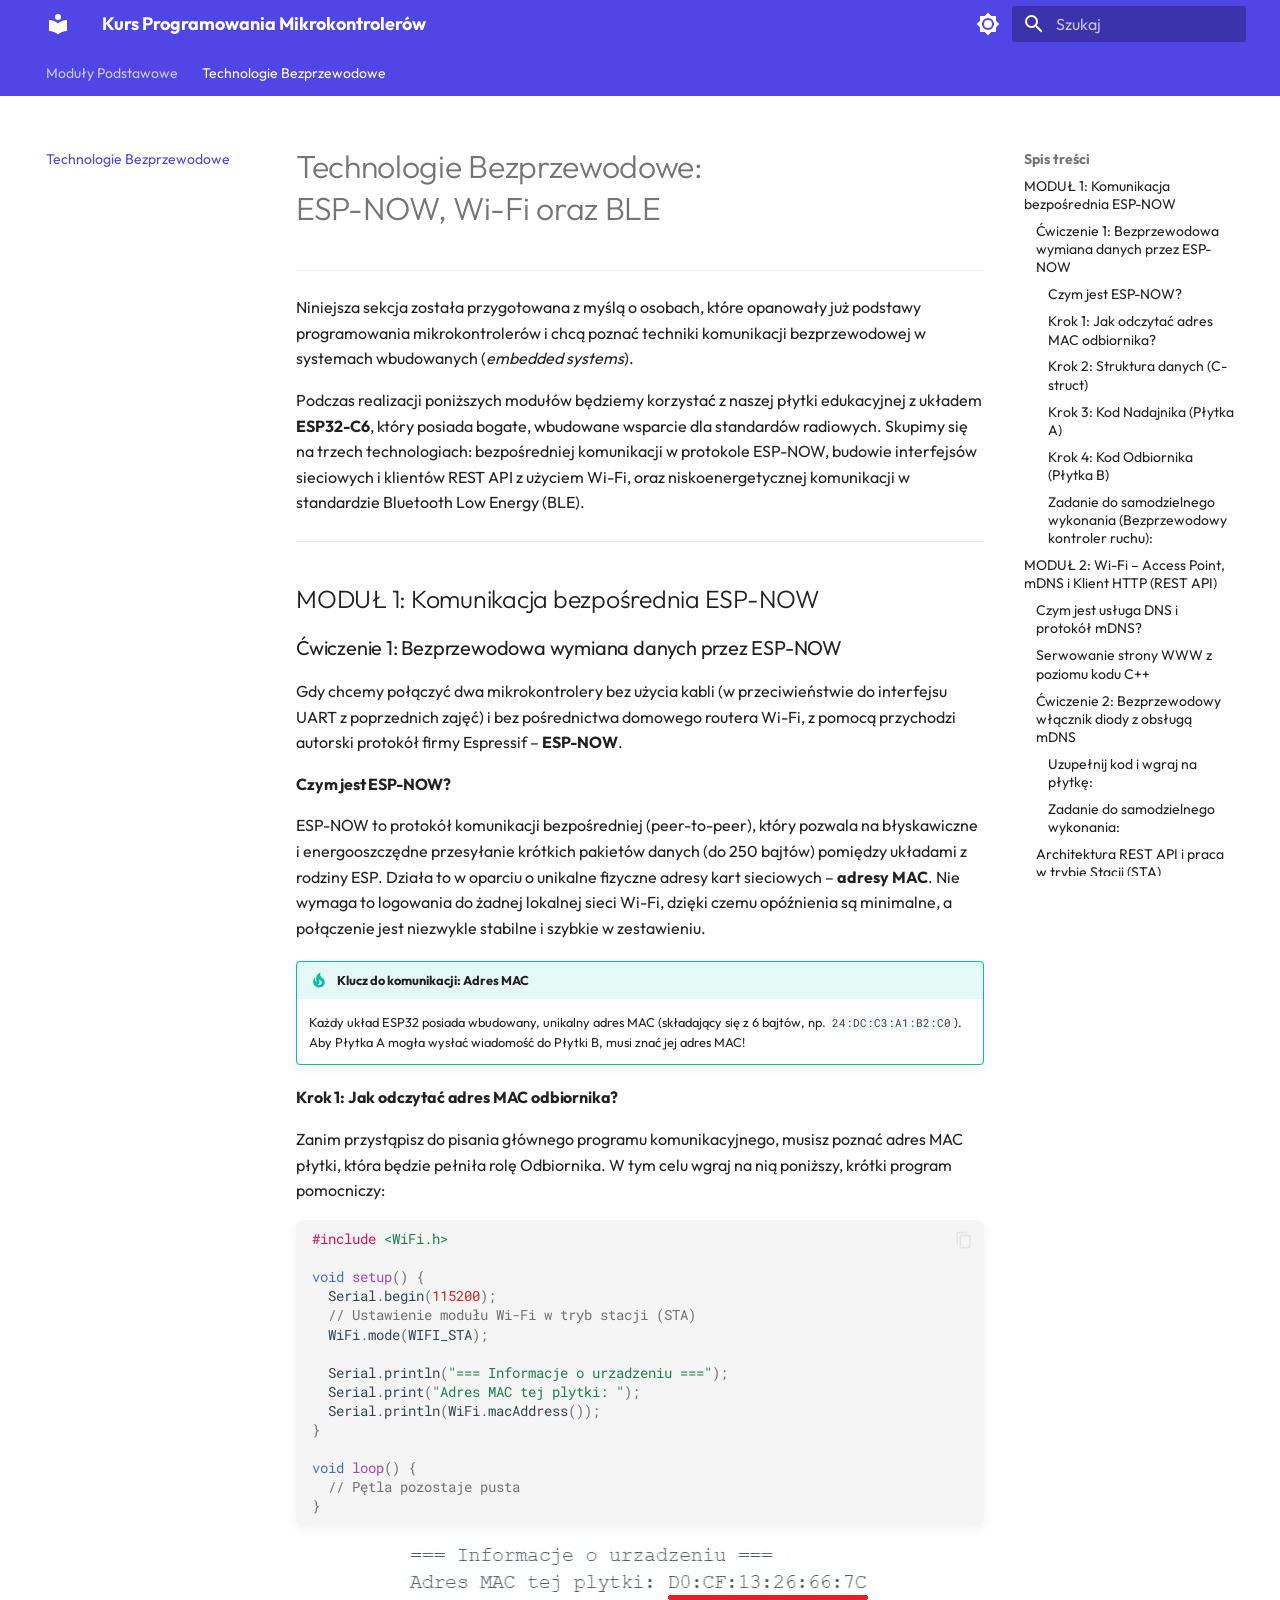
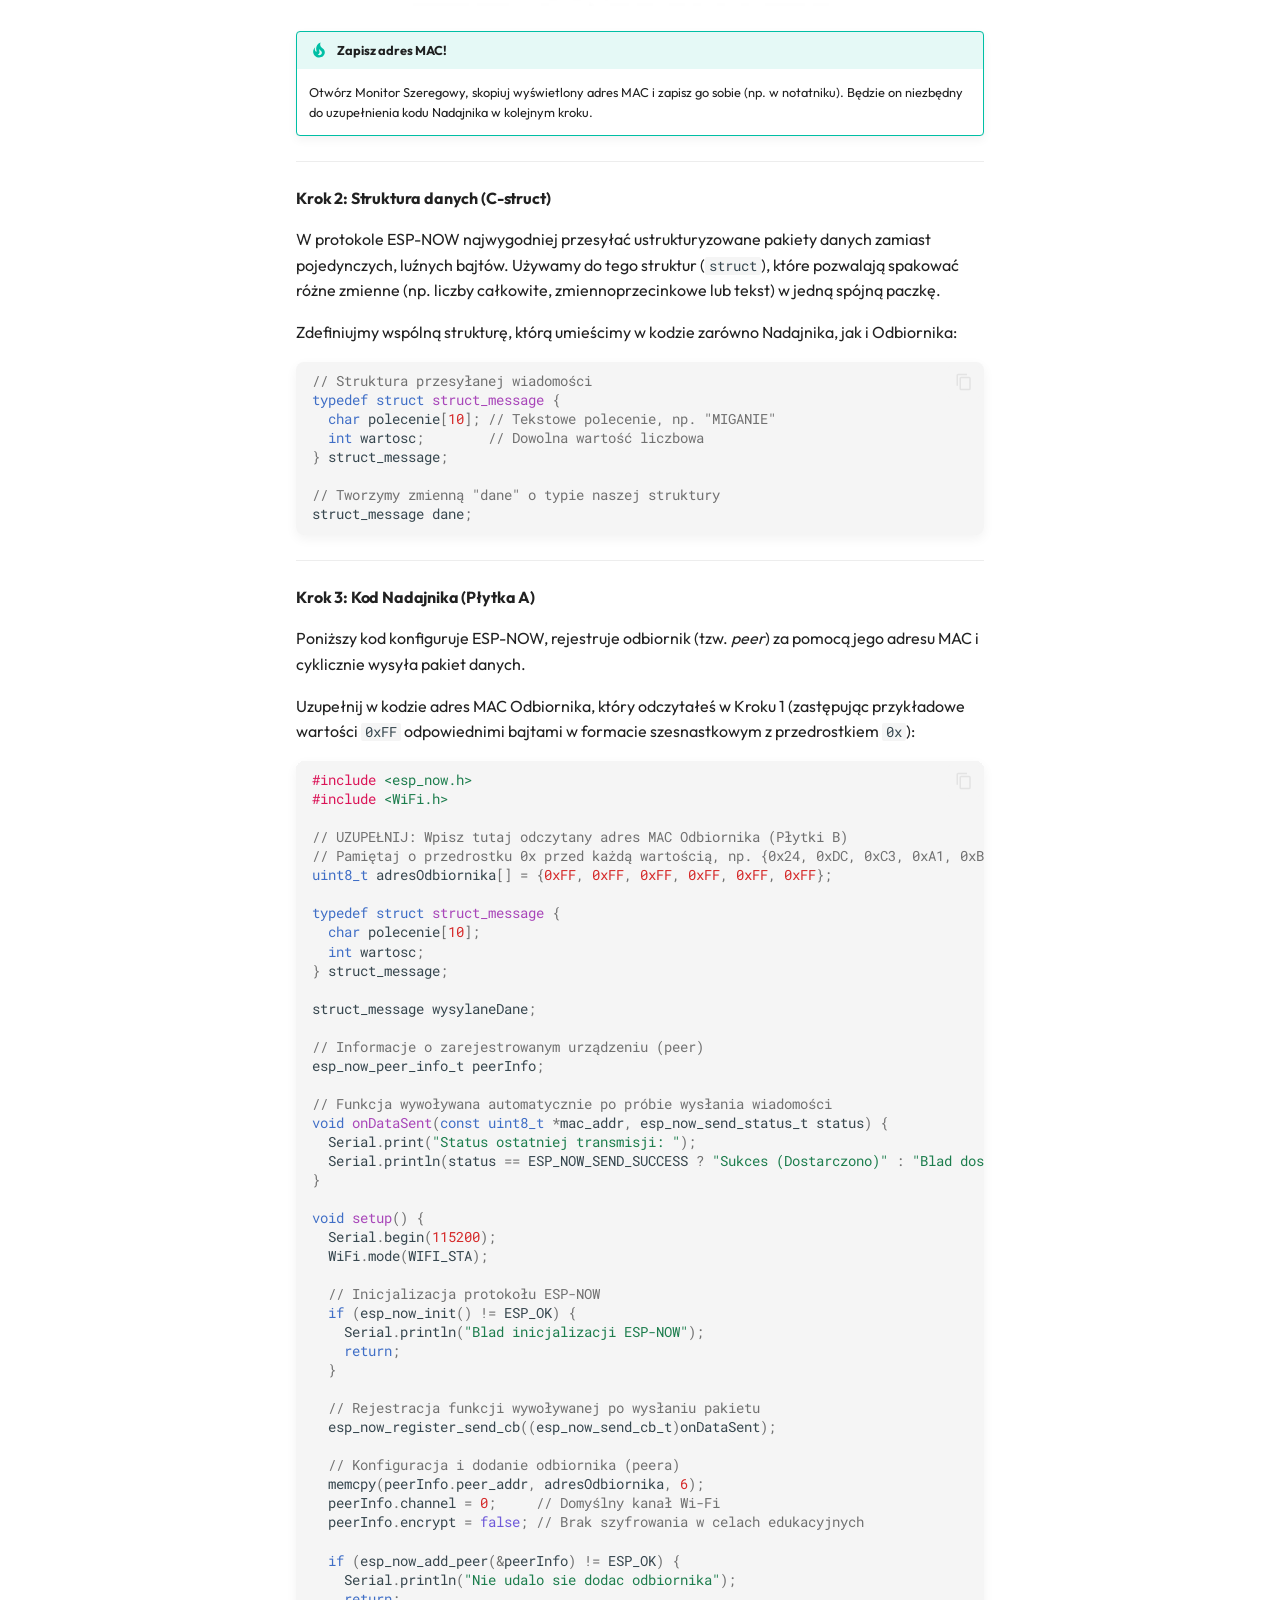
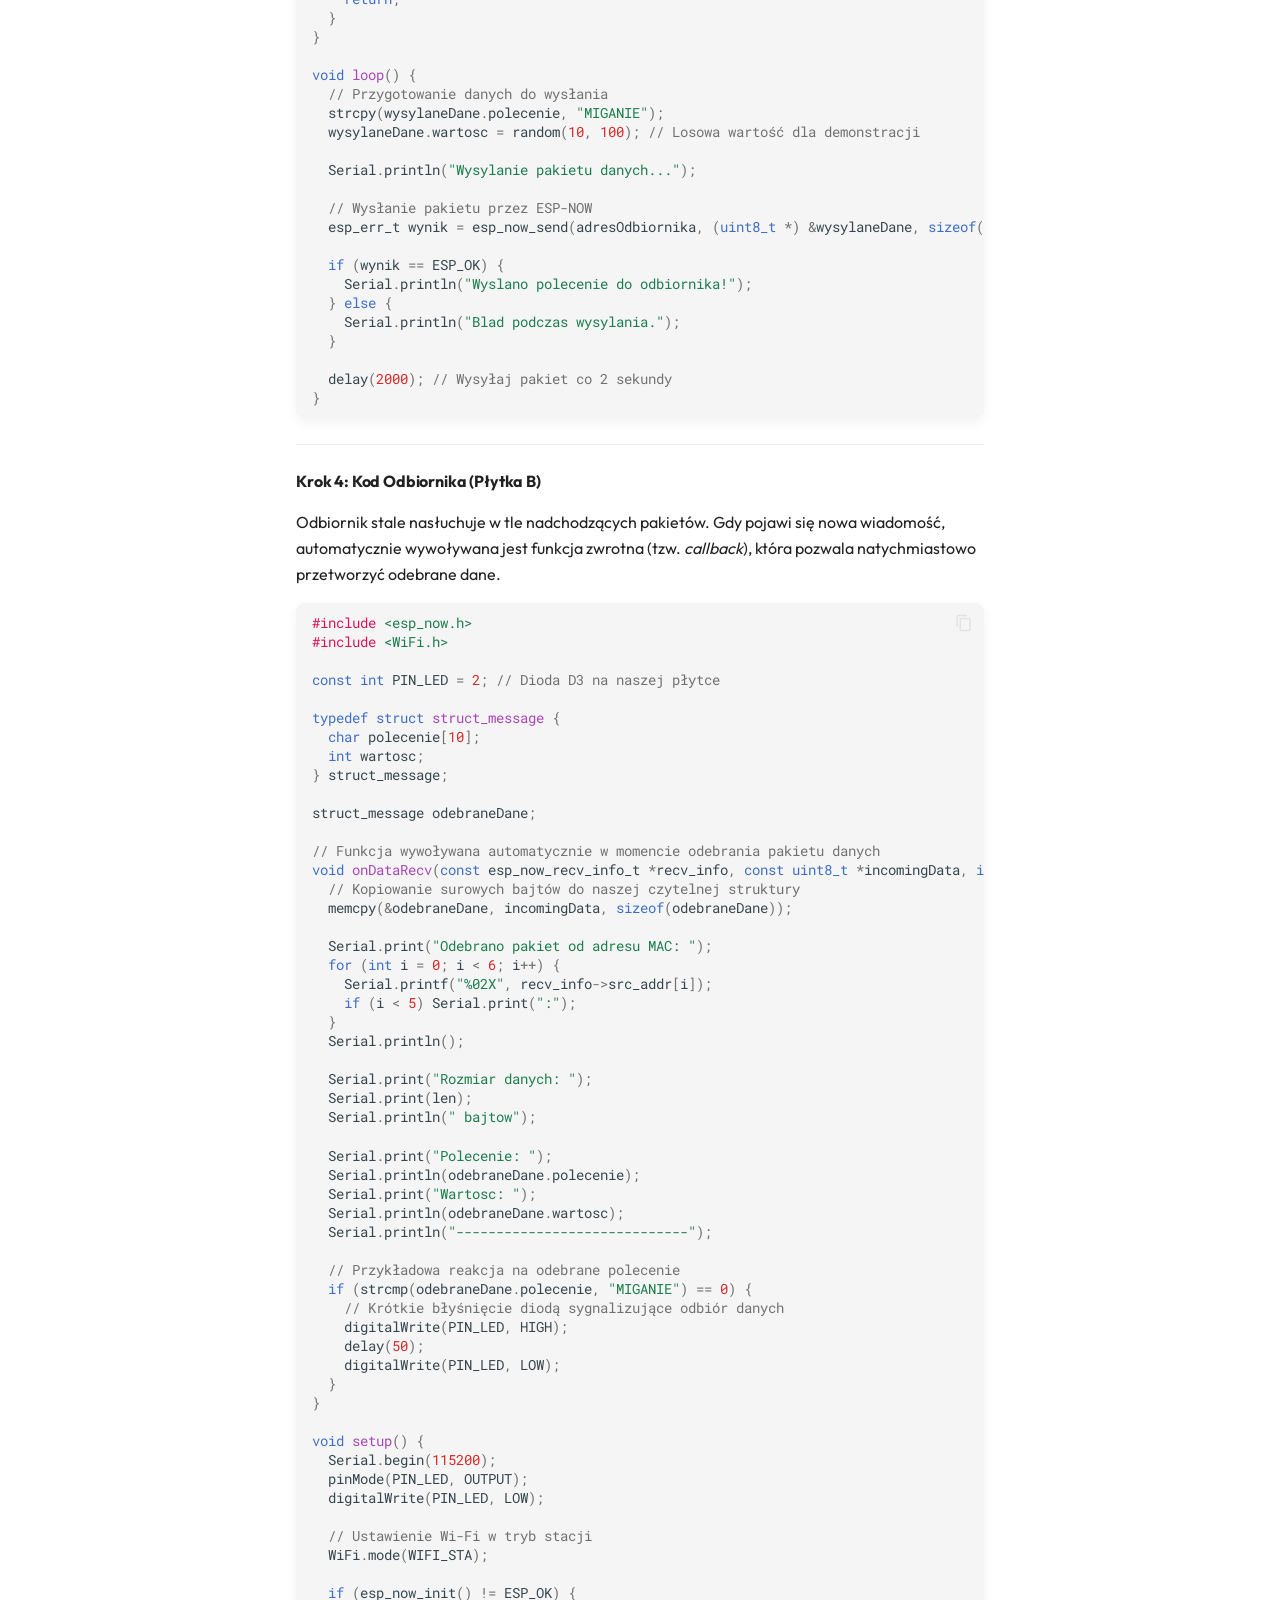
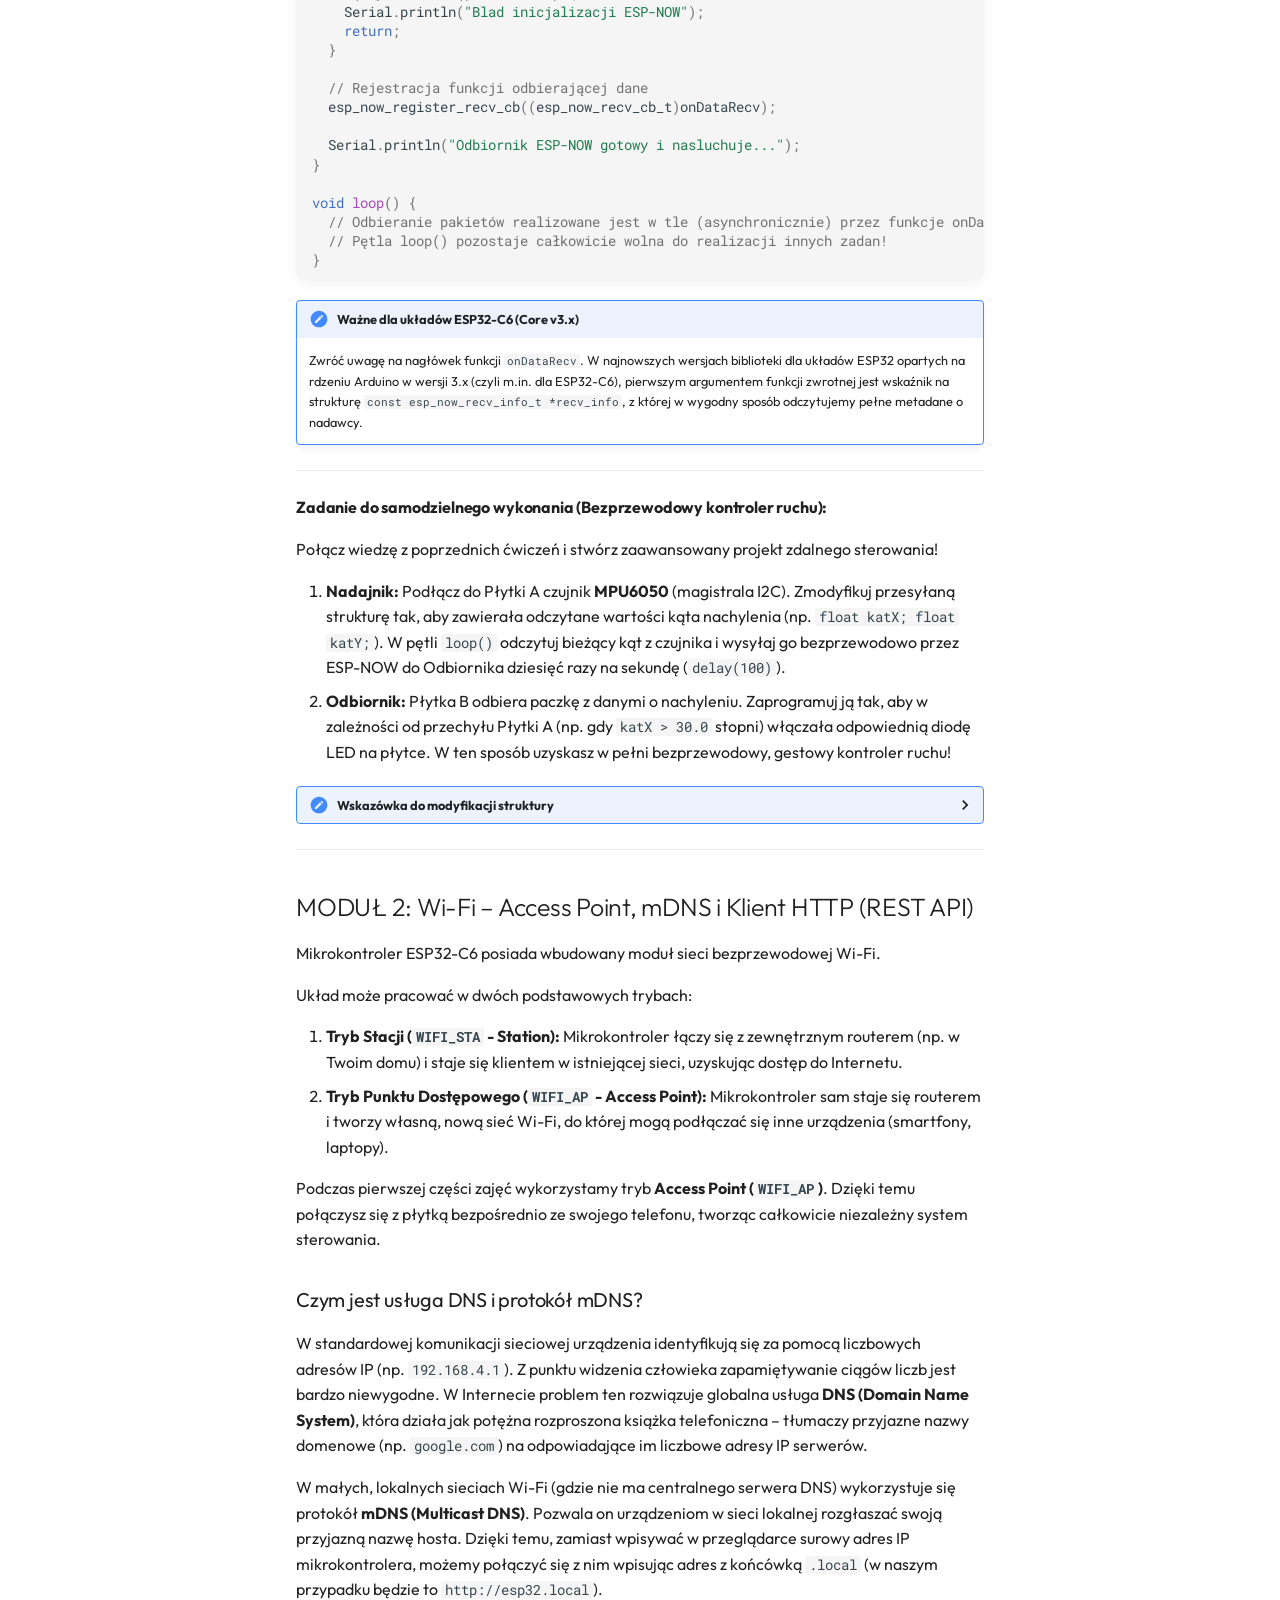
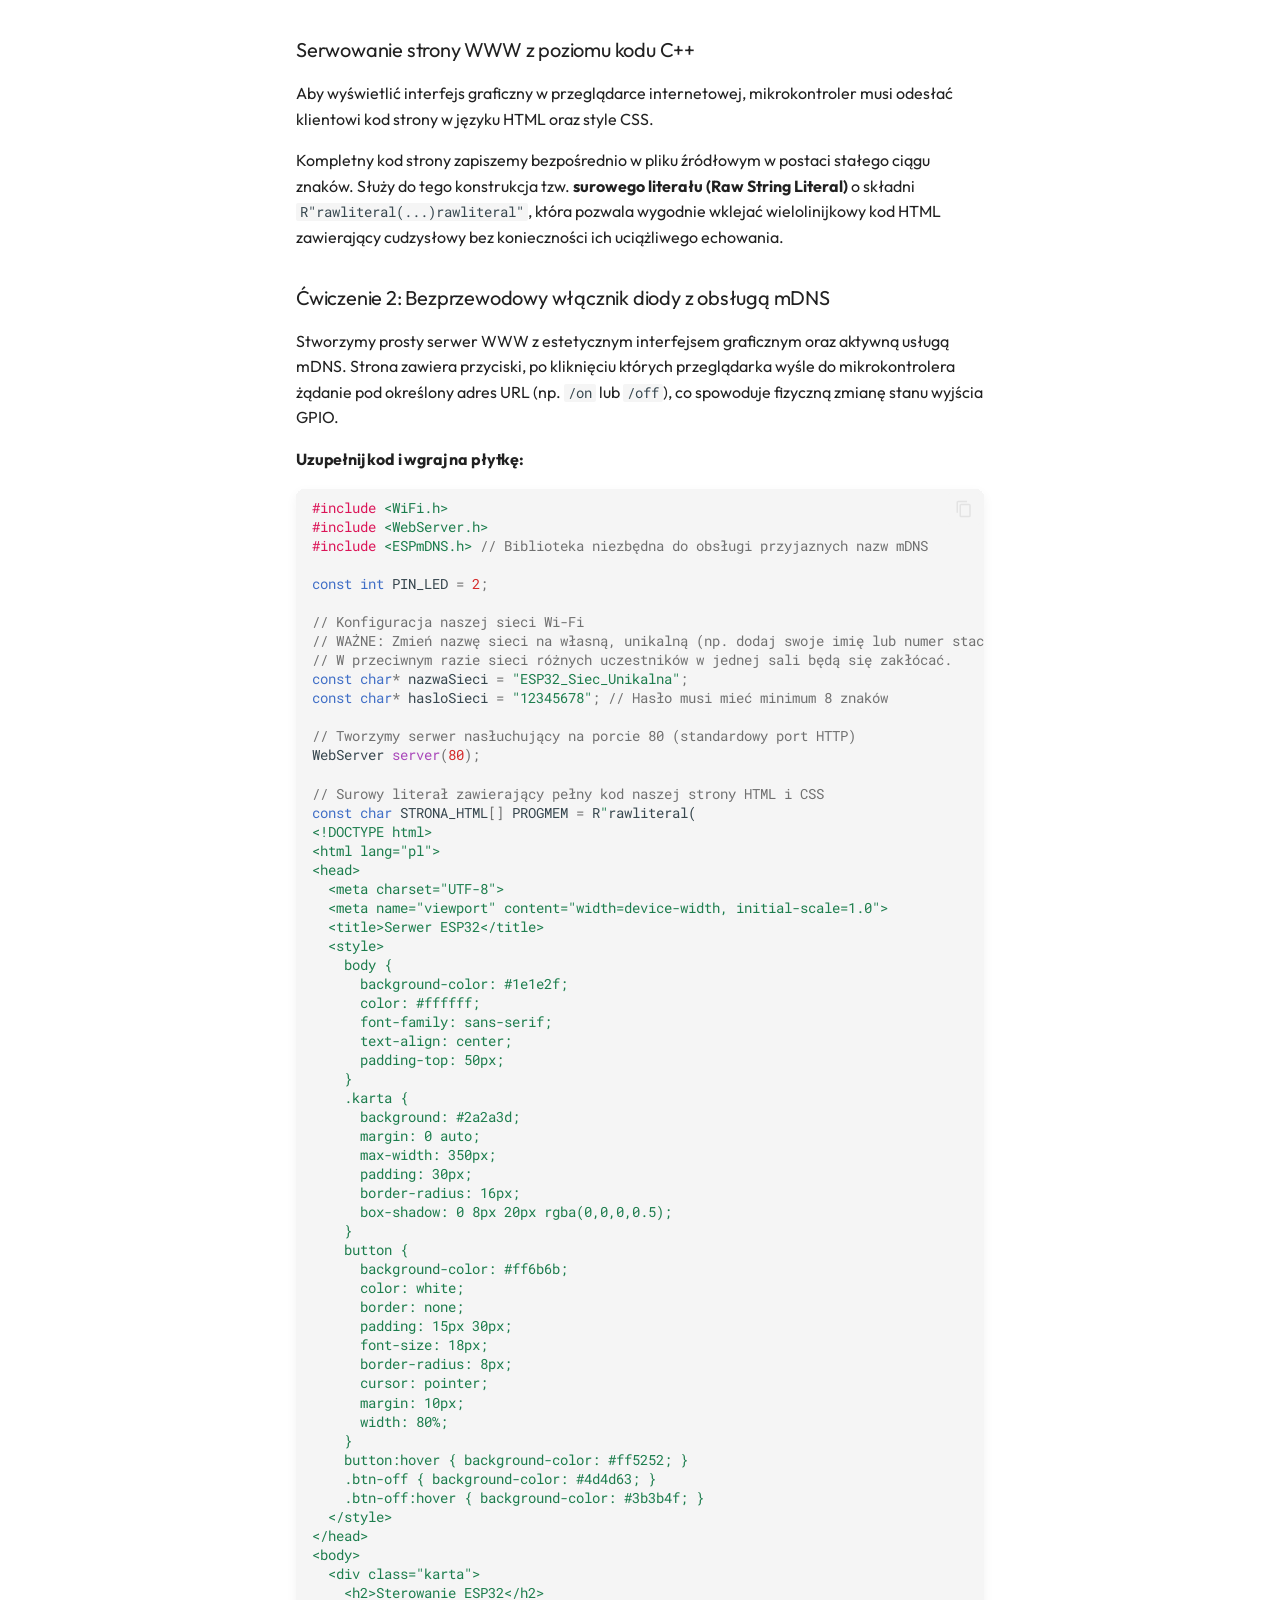
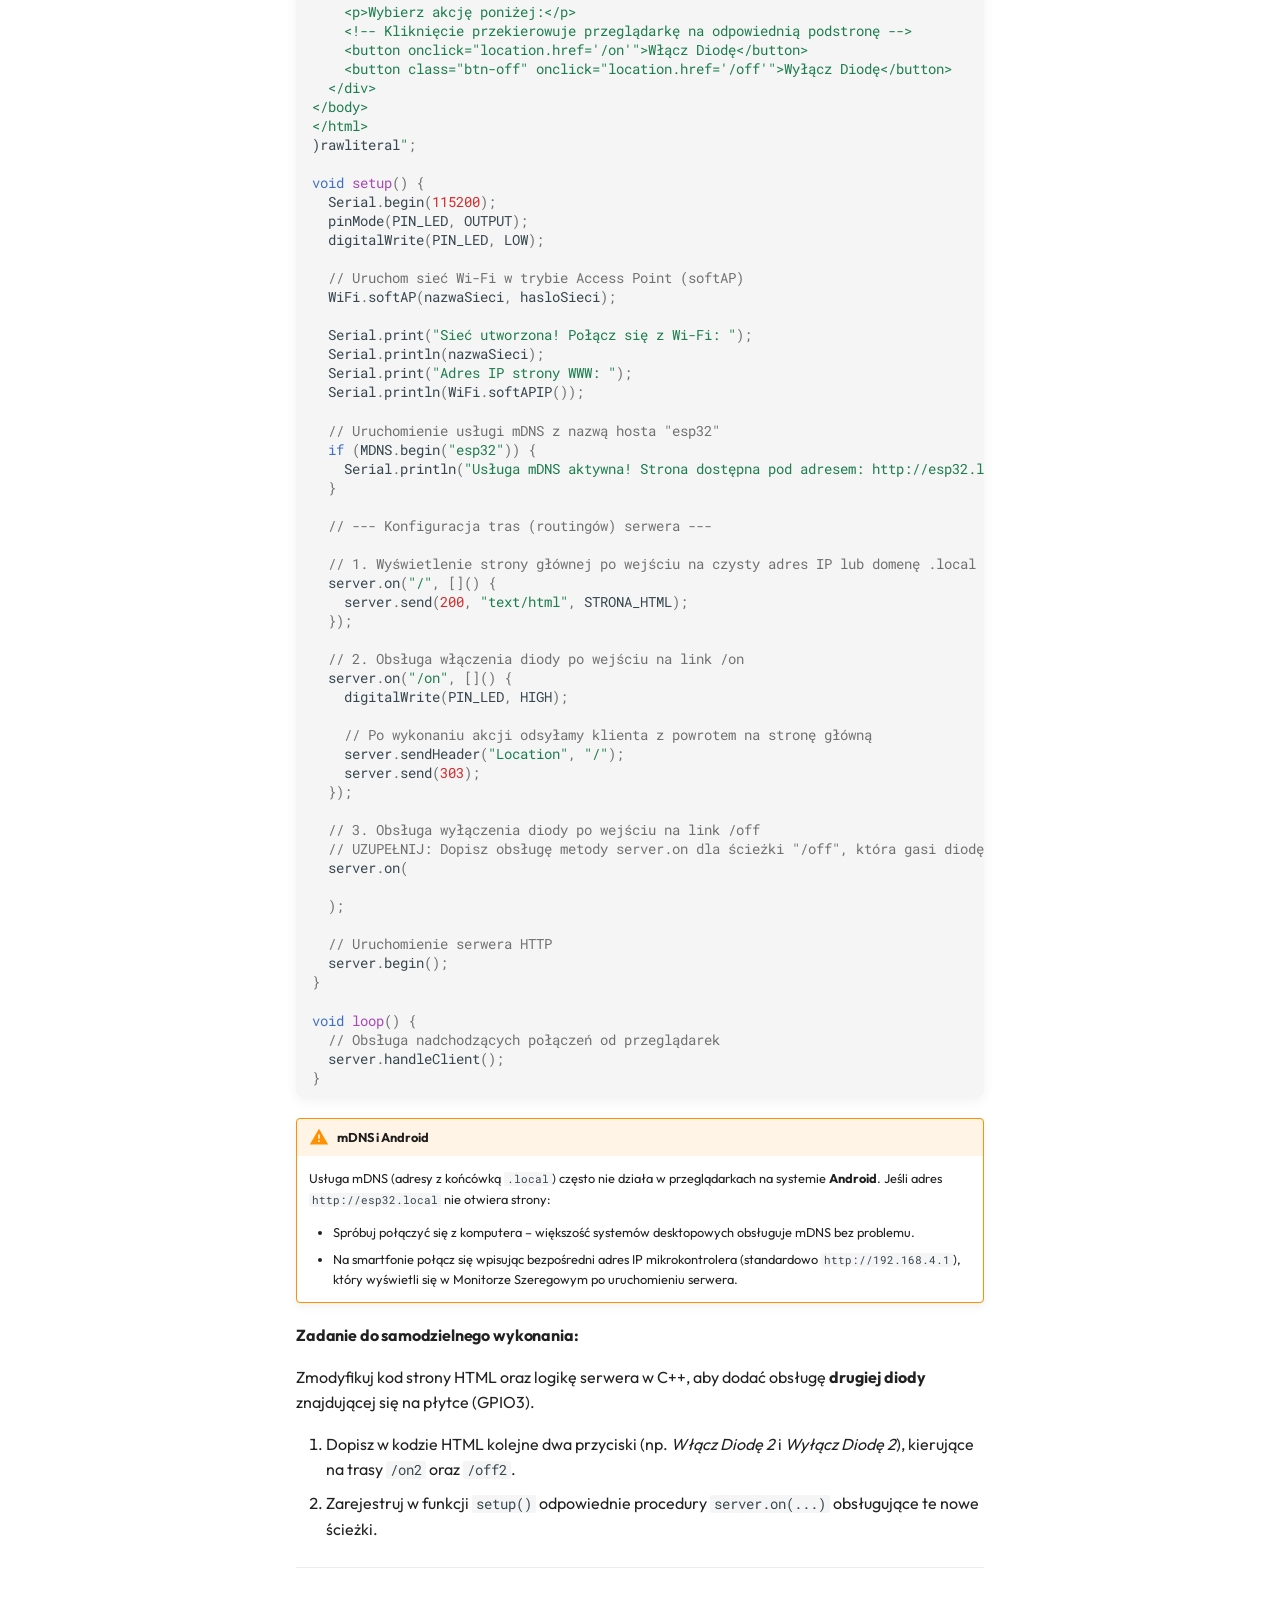
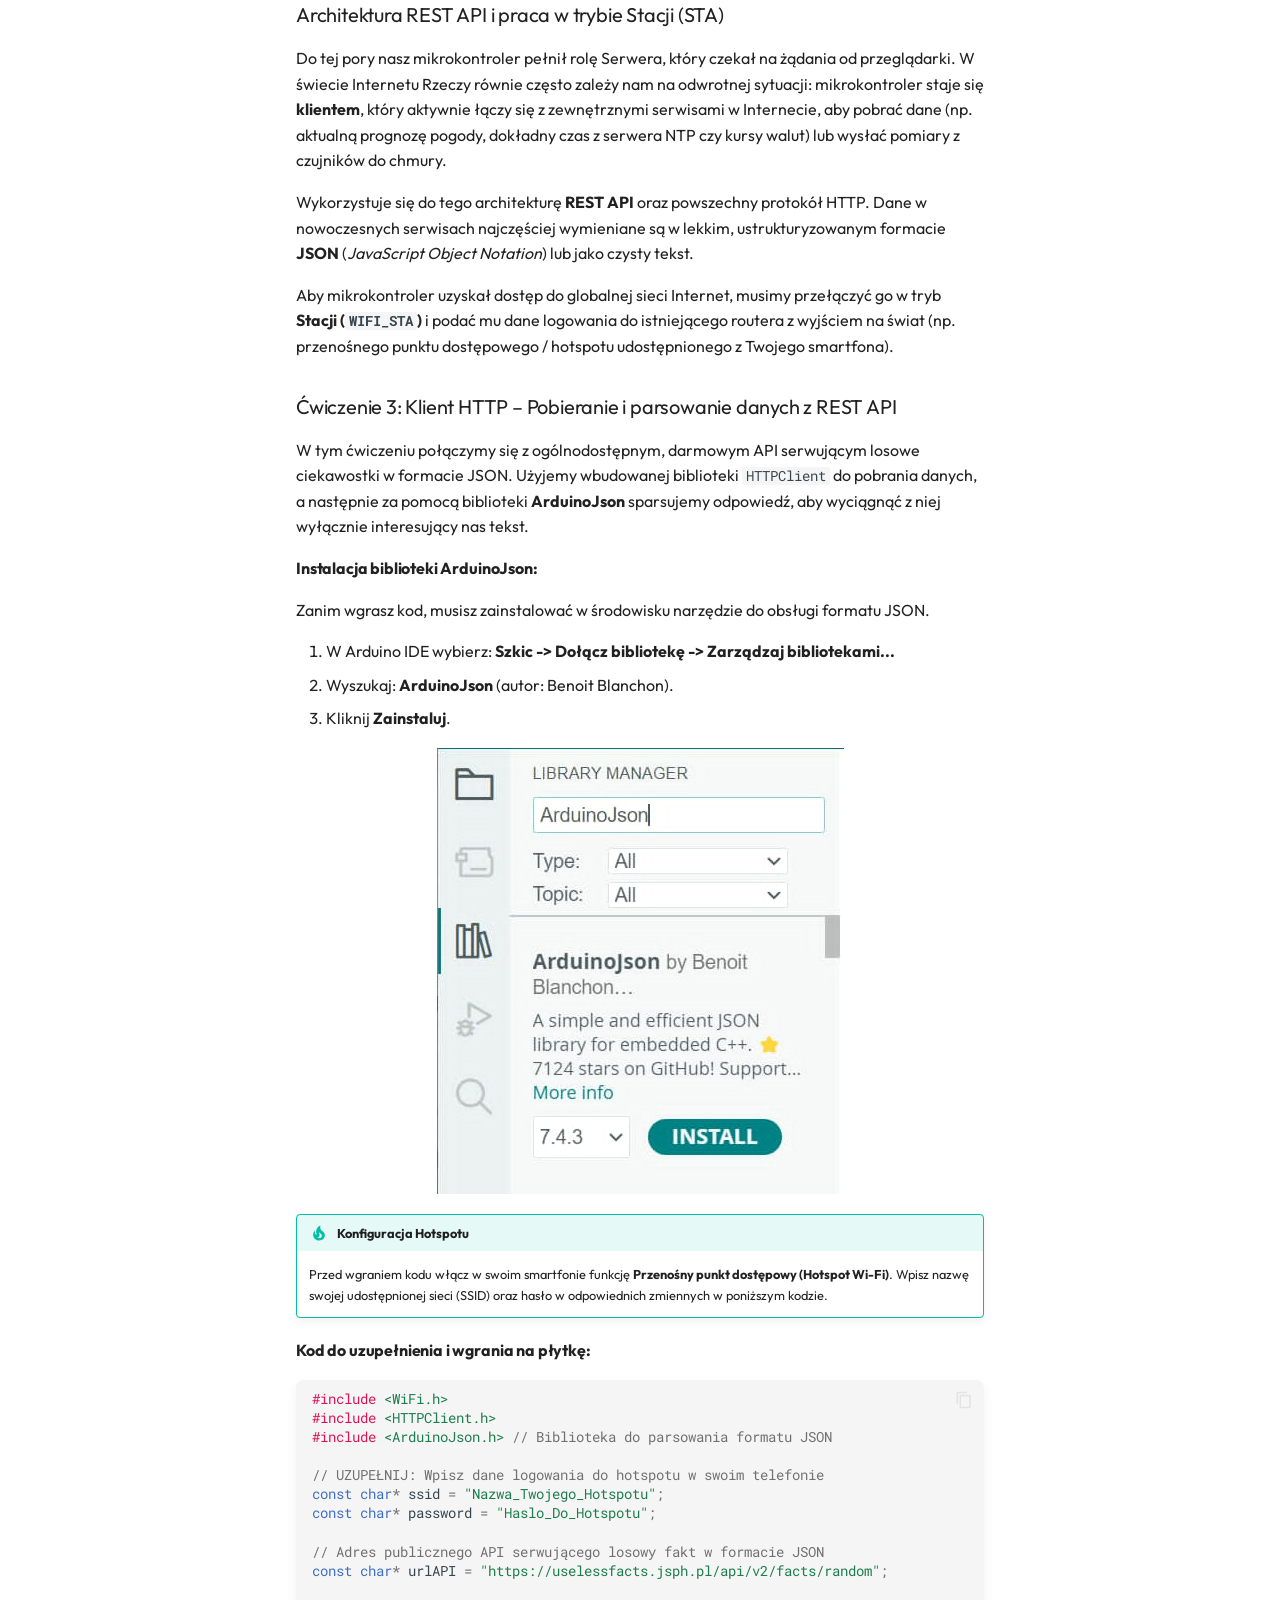
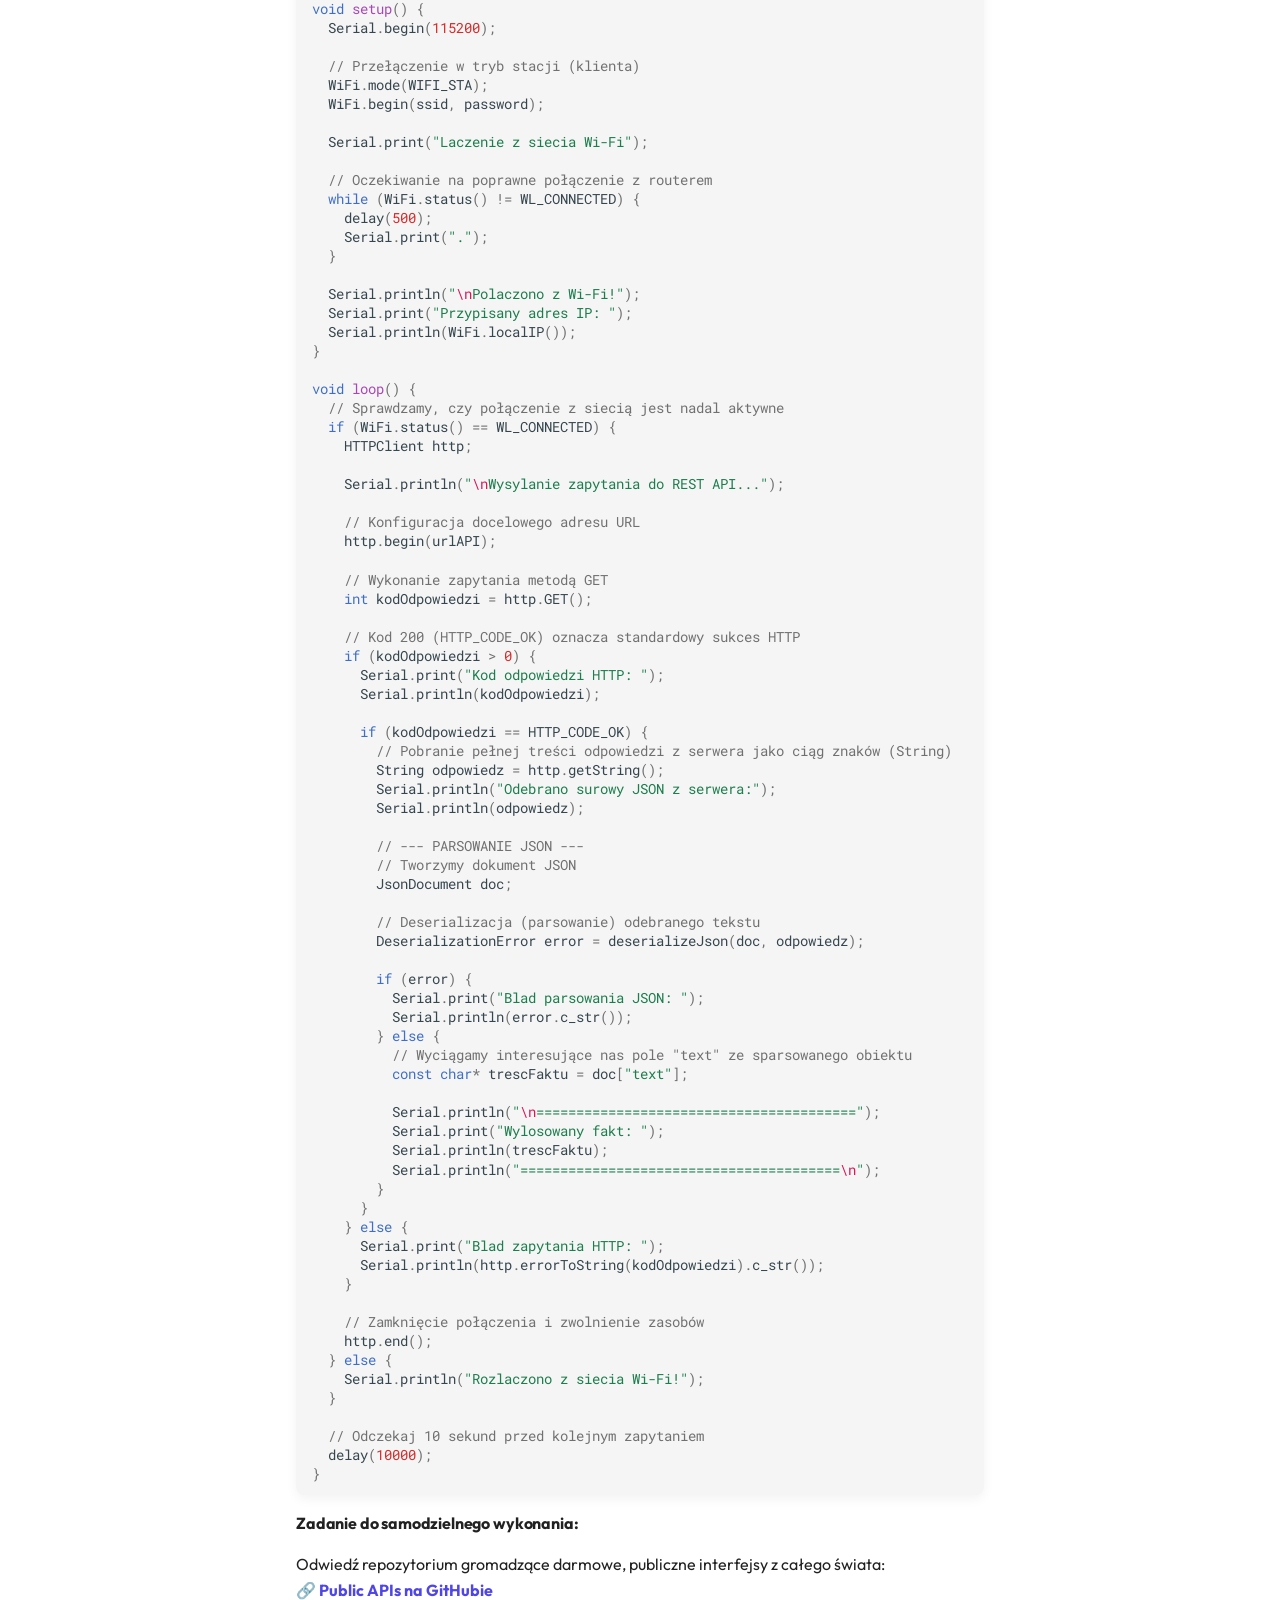
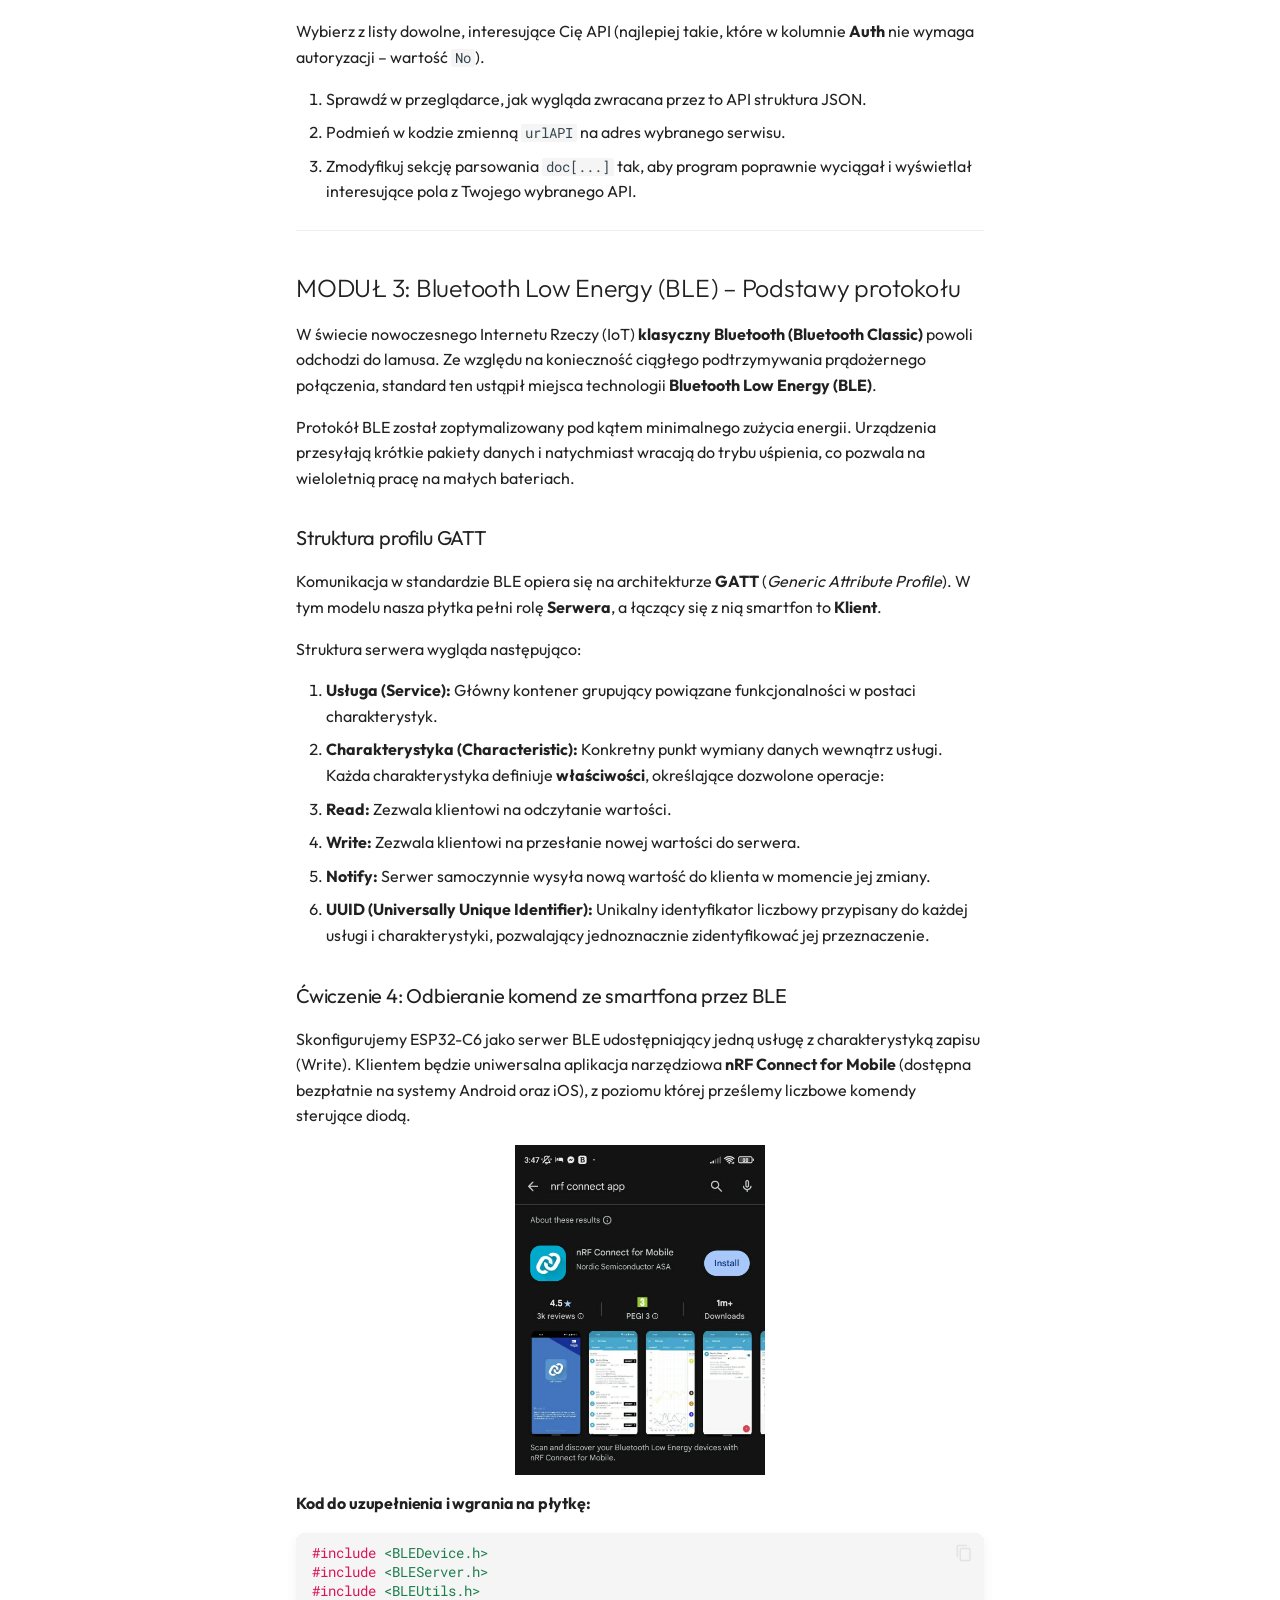
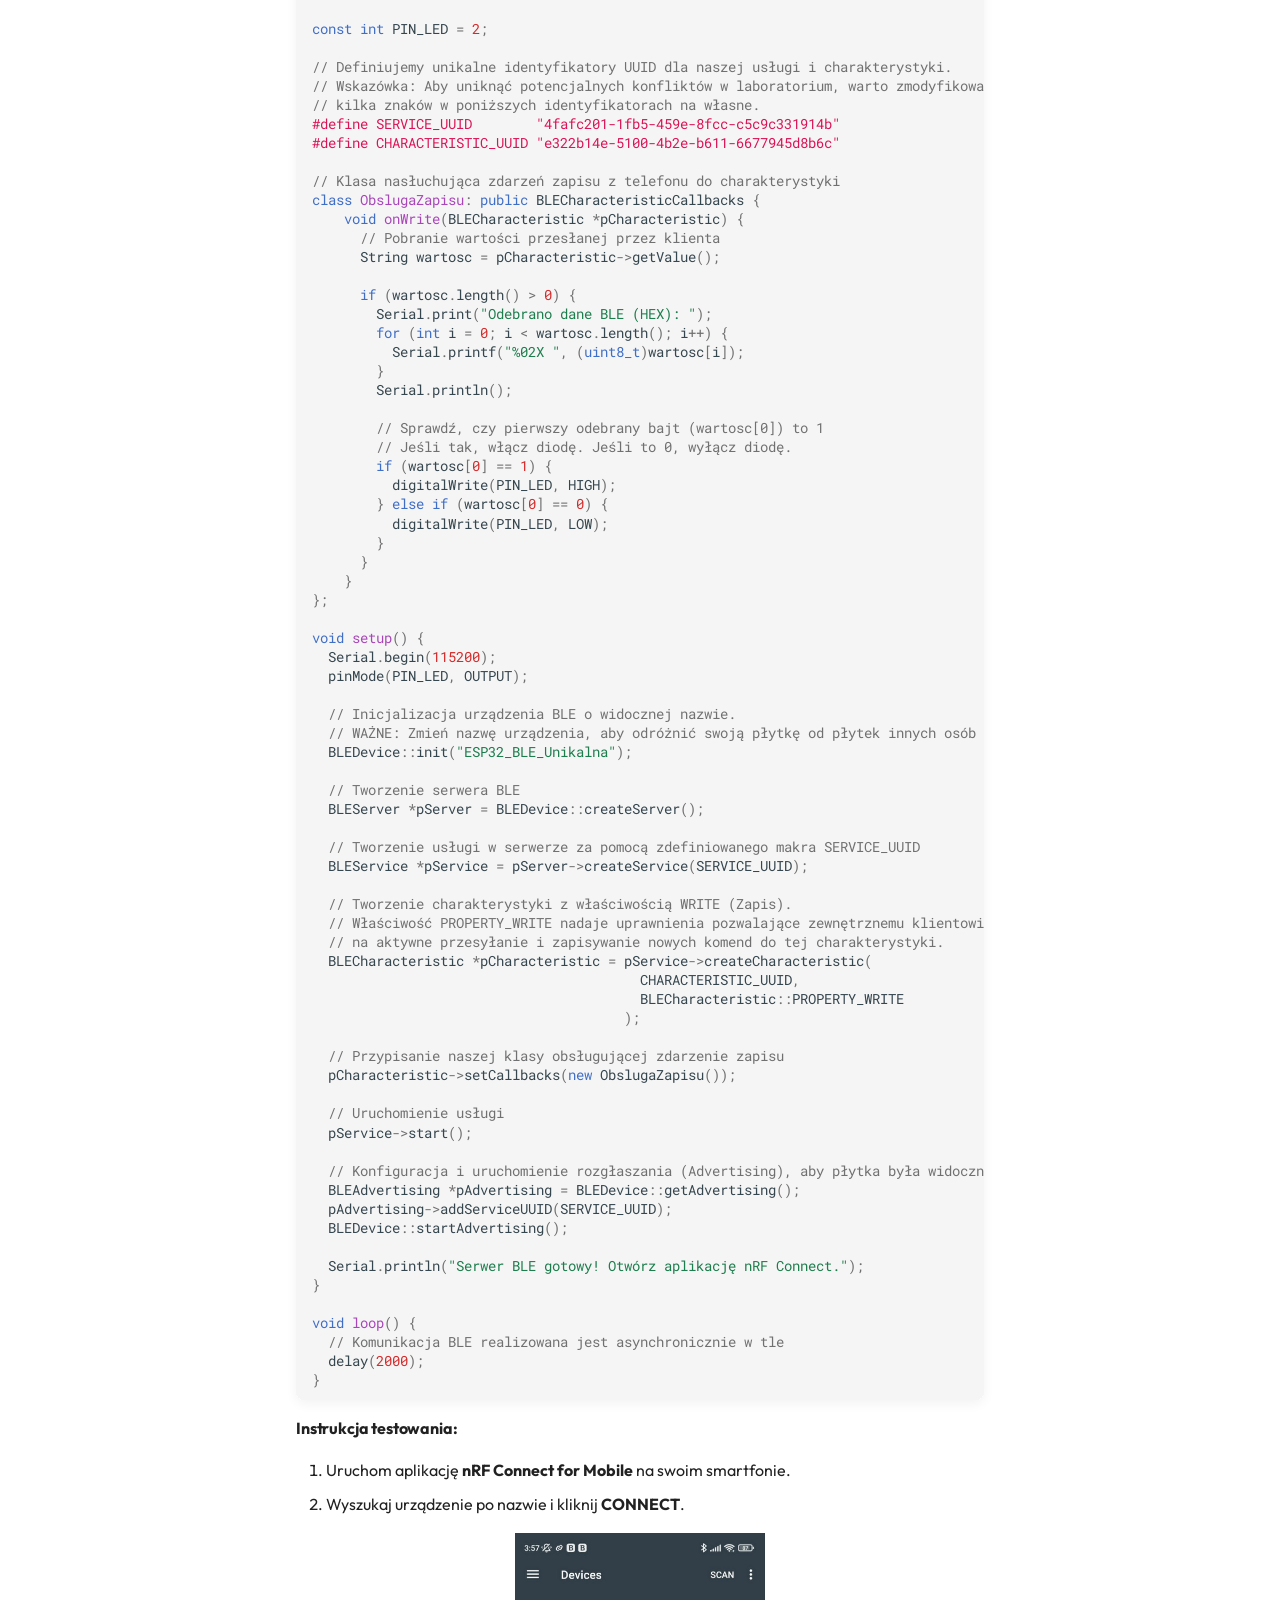
<file: bezprzewodowe/index.html>
<!doctype html>
<html lang="pl" class="no-js">
  <head>
    
      <meta charset="utf-8">
      <meta name="viewport" content="width=device-width,initial-scale=1">
      
        <meta name="description" content="Profesjonalne materiały edukacyjne do układu ESP32-C6">
      
      
        <meta name="author" content="AGH-AIOTA">
      
      
      
        <link rel="prev" href="..">
      
      
      
        
      
      
      <link rel="icon" href="../assets/images/favicon.png">
      <meta name="generator" content="mkdocs-1.6.1, mkdocs-material-9.7.6">
    
    
      
        <title>Technologie Bezprzewodowe - Kurs Programowania Mikrokontrolerów</title>
      
    
    
      <link rel="stylesheet" href="../assets/stylesheets/main.484c7ddc.min.css">
      
        
        <link rel="stylesheet" href="../assets/stylesheets/palette.ab4e12ef.min.css">
      
      


    
    
      
    
    
      
        
        
        <link rel="preconnect" href="https://fonts.gstatic.com" crossorigin>
        <link rel="stylesheet" href="https://fonts.googleapis.com/css?family=Outfit:300,300i,400,400i,700,700i%7CRoboto+Mono:400,400i,700,700i&display=fallback">
        <style>:root{--md-text-font:"Outfit";--md-code-font:"Roboto Mono"}</style>
      
    
    
      <link rel="stylesheet" href="../stylesheets/custom.css">
    
    <script>__md_scope=new URL("..",location),__md_hash=e=>[...e].reduce(((e,_)=>(e<<5)-e+_.charCodeAt(0)),0),__md_get=(e,_=localStorage,t=__md_scope)=>JSON.parse(_.getItem(t.pathname+"."+e)),__md_set=(e,_,t=localStorage,a=__md_scope)=>{try{t.setItem(a.pathname+"."+e,JSON.stringify(_))}catch(e){}}</script>
    
      

    
    
  </head>
  
  
    
    
      
    
    
    
    
    <body dir="ltr" data-md-color-scheme="default" data-md-color-primary="custom" data-md-color-accent="deep-orange">
  
    
    <input class="md-toggle" data-md-toggle="drawer" type="checkbox" id="__drawer" autocomplete="off">
    <input class="md-toggle" data-md-toggle="search" type="checkbox" id="__search" autocomplete="off">
    <label class="md-overlay" for="__drawer"></label>
    <div data-md-component="skip">
      
        
        <a href="#technologie-bezprzewodowe-esp-now-wi-fi-oraz-ble" class="md-skip">
          Przejdź do treści
        </a>
      
    </div>
    <div data-md-component="announce">
      
    </div>
    
    
      

<header class="md-header" data-md-component="header">
  <nav class="md-header__inner md-grid" aria-label="Nagłówek">
    <a href=".." title="Kurs Programowania Mikrokontrolerów" class="md-header__button md-logo" aria-label="Kurs Programowania Mikrokontrolerów" data-md-component="logo">
      
  
  <svg xmlns="http://www.w3.org/2000/svg" viewBox="0 0 24 24"><path d="M12 8a3 3 0 0 0 3-3 3 3 0 0 0-3-3 3 3 0 0 0-3 3 3 3 0 0 0 3 3m0 3.54C9.64 9.35 6.5 8 3 8v11c3.5 0 6.64 1.35 9 3.54 2.36-2.19 5.5-3.54 9-3.54V8c-3.5 0-6.64 1.35-9 3.54"/></svg>

    </a>
    <label class="md-header__button md-icon" for="__drawer">
      
      <svg xmlns="http://www.w3.org/2000/svg" viewBox="0 0 24 24"><path d="M3 6h18v2H3zm0 5h18v2H3zm0 5h18v2H3z"/></svg>
    </label>
    <div class="md-header__title" data-md-component="header-title">
      <div class="md-header__ellipsis">
        <div class="md-header__topic">
          <span class="md-ellipsis">
            Kurs Programowania Mikrokontrolerów
          </span>
        </div>
        <div class="md-header__topic" data-md-component="header-topic">
          <span class="md-ellipsis">
            
              Technologie Bezprzewodowe
            
          </span>
        </div>
      </div>
    </div>
    
      
        <form class="md-header__option" data-md-component="palette">
  
    
    
    
    <input class="md-option" data-md-color-media="(prefers-color-scheme: light)" data-md-color-scheme="default" data-md-color-primary="custom" data-md-color-accent="deep-orange"  aria-label="Przełącz na tryb ciemny"  type="radio" name="__palette" id="__palette_0">
    
      <label class="md-header__button md-icon" title="Przełącz na tryb ciemny" for="__palette_1" hidden>
        <svg xmlns="http://www.w3.org/2000/svg" viewBox="0 0 24 24"><path d="M12 8a4 4 0 0 0-4 4 4 4 0 0 0 4 4 4 4 0 0 0 4-4 4 4 0 0 0-4-4m0 10a6 6 0 0 1-6-6 6 6 0 0 1 6-6 6 6 0 0 1 6 6 6 6 0 0 1-6 6m8-9.31V4h-4.69L12 .69 8.69 4H4v4.69L.69 12 4 15.31V20h4.69L12 23.31 15.31 20H20v-4.69L23.31 12z"/></svg>
      </label>
    
  
    
    
    
    <input class="md-option" data-md-color-media="(prefers-color-scheme: dark)" data-md-color-scheme="slate" data-md-color-primary="custom" data-md-color-accent="deep-orange"  aria-label="Przełącz na tryb jasny"  type="radio" name="__palette" id="__palette_1">
    
      <label class="md-header__button md-icon" title="Przełącz na tryb jasny" for="__palette_0" hidden>
        <svg xmlns="http://www.w3.org/2000/svg" viewBox="0 0 24 24"><path d="M12 18c-.89 0-1.74-.2-2.5-.55C11.56 16.5 13 14.42 13 12s-1.44-4.5-3.5-5.45C10.26 6.2 11.11 6 12 6a6 6 0 0 1 6 6 6 6 0 0 1-6 6m8-9.31V4h-4.69L12 .69 8.69 4H4v4.69L.69 12 4 15.31V20h4.69L12 23.31 15.31 20H20v-4.69L23.31 12z"/></svg>
      </label>
    
  
</form>
      
    
    
      <script>var palette=__md_get("__palette");if(palette&&palette.color){if("(prefers-color-scheme)"===palette.color.media){var media=matchMedia("(prefers-color-scheme: light)"),input=document.querySelector(media.matches?"[data-md-color-media='(prefers-color-scheme: light)']":"[data-md-color-media='(prefers-color-scheme: dark)']");palette.color.media=input.getAttribute("data-md-color-media"),palette.color.scheme=input.getAttribute("data-md-color-scheme"),palette.color.primary=input.getAttribute("data-md-color-primary"),palette.color.accent=input.getAttribute("data-md-color-accent")}for(var[key,value]of Object.entries(palette.color))document.body.setAttribute("data-md-color-"+key,value)}</script>
    
    
    
      
      
        <label class="md-header__button md-icon" for="__search">
          
          <svg xmlns="http://www.w3.org/2000/svg" viewBox="0 0 24 24"><path d="M9.5 3A6.5 6.5 0 0 1 16 9.5c0 1.61-.59 3.09-1.56 4.23l.27.27h.79l5 5-1.5 1.5-5-5v-.79l-.27-.27A6.52 6.52 0 0 1 9.5 16 6.5 6.5 0 0 1 3 9.5 6.5 6.5 0 0 1 9.5 3m0 2C7 5 5 7 5 9.5S7 14 9.5 14 14 12 14 9.5 12 5 9.5 5"/></svg>
        </label>
        <div class="md-search" data-md-component="search" role="dialog">
  <label class="md-search__overlay" for="__search"></label>
  <div class="md-search__inner" role="search">
    <form class="md-search__form" name="search">
      <input type="text" class="md-search__input" name="query" aria-label="Szukaj" placeholder="Szukaj" autocapitalize="off" autocorrect="off" autocomplete="off" spellcheck="false" data-md-component="search-query" required>
      <label class="md-search__icon md-icon" for="__search">
        
        <svg xmlns="http://www.w3.org/2000/svg" viewBox="0 0 24 24"><path d="M9.5 3A6.5 6.5 0 0 1 16 9.5c0 1.61-.59 3.09-1.56 4.23l.27.27h.79l5 5-1.5 1.5-5-5v-.79l-.27-.27A6.52 6.52 0 0 1 9.5 16 6.5 6.5 0 0 1 3 9.5 6.5 6.5 0 0 1 9.5 3m0 2C7 5 5 7 5 9.5S7 14 9.5 14 14 12 14 9.5 12 5 9.5 5"/></svg>
        
        <svg xmlns="http://www.w3.org/2000/svg" viewBox="0 0 24 24"><path d="M20 11v2H8l5.5 5.5-1.42 1.42L4.16 12l7.92-7.92L13.5 5.5 8 11z"/></svg>
      </label>
      <nav class="md-search__options" aria-label="Szukaj">
        
        <button type="reset" class="md-search__icon md-icon" title="Wyczyść" aria-label="Wyczyść" tabindex="-1">
          
          <svg xmlns="http://www.w3.org/2000/svg" viewBox="0 0 24 24"><path d="M19 6.41 17.59 5 12 10.59 6.41 5 5 6.41 10.59 12 5 17.59 6.41 19 12 13.41 17.59 19 19 17.59 13.41 12z"/></svg>
        </button>
      </nav>
      
    </form>
    <div class="md-search__output">
      <div class="md-search__scrollwrap" tabindex="0" data-md-scrollfix>
        <div class="md-search-result" data-md-component="search-result">
          <div class="md-search-result__meta">
            Inicjowanie wyszukiwania
          </div>
          <ol class="md-search-result__list" role="presentation"></ol>
        </div>
      </div>
    </div>
  </div>
</div>
      
    
    
  </nav>
  
</header>
    
    <div class="md-container" data-md-component="container">
      
      
        
          
            
<nav class="md-tabs" aria-label="Zakładki" data-md-component="tabs">
  <div class="md-grid">
    <ul class="md-tabs__list">
      
        
  
  
  
  
    <li class="md-tabs__item">
      <a href=".." class="md-tabs__link">
        
  
  
    
  
  Moduły Podstawowe

      </a>
    </li>
  

      
        
  
  
  
    
  
  
    <li class="md-tabs__item md-tabs__item--active">
      <a href="./" class="md-tabs__link">
        
  
  
    
  
  Technologie Bezprzewodowe

      </a>
    </li>
  

      
    </ul>
  </div>
</nav>
          
        
      
      <main class="md-main" data-md-component="main">
        <div class="md-main__inner md-grid">
          
            
              
              <div class="md-sidebar md-sidebar--primary" data-md-component="sidebar" data-md-type="navigation" >
                <div class="md-sidebar__scrollwrap">
                  <div class="md-sidebar__inner">
                    


  


<nav class="md-nav md-nav--primary md-nav--lifted" aria-label="Nawigacja" data-md-level="0">
  <label class="md-nav__title" for="__drawer">
    <a href=".." title="Kurs Programowania Mikrokontrolerów" class="md-nav__button md-logo" aria-label="Kurs Programowania Mikrokontrolerów" data-md-component="logo">
      
  
  <svg xmlns="http://www.w3.org/2000/svg" viewBox="0 0 24 24"><path d="M12 8a3 3 0 0 0 3-3 3 3 0 0 0-3-3 3 3 0 0 0-3 3 3 3 0 0 0 3 3m0 3.54C9.64 9.35 6.5 8 3 8v11c3.5 0 6.64 1.35 9 3.54 2.36-2.19 5.5-3.54 9-3.54V8c-3.5 0-6.64 1.35-9 3.54"/></svg>

    </a>
    Kurs Programowania Mikrokontrolerów
  </label>
  
  <ul class="md-nav__list" data-md-scrollfix>
    
      
      
  
  
  
  
    <li class="md-nav__item">
      <a href=".." class="md-nav__link">
        
  
  
  <span class="md-ellipsis">
    
  
    Moduły Podstawowe
  

    
  </span>
  
  

      </a>
    </li>
  

    
      
      
  
  
    
  
  
  
    <li class="md-nav__item md-nav__item--active">
      
      <input class="md-nav__toggle md-toggle" type="checkbox" id="__toc">
      
      
        
      
      
        <label class="md-nav__link md-nav__link--active" for="__toc">
          
  
  
  <span class="md-ellipsis">
    
  
    Technologie Bezprzewodowe
  

    
  </span>
  
  

          <span class="md-nav__icon md-icon"></span>
        </label>
      
      <a href="./" class="md-nav__link md-nav__link--active">
        
  
  
  <span class="md-ellipsis">
    
  
    Technologie Bezprzewodowe
  

    
  </span>
  
  

      </a>
      
        

<nav class="md-nav md-nav--secondary" aria-label="Spis treści">
  
  
  
    
  
  
    <label class="md-nav__title" for="__toc">
      <span class="md-nav__icon md-icon"></span>
      Spis treści
    </label>
    <ul class="md-nav__list" data-md-component="toc" data-md-scrollfix>
      
        <li class="md-nav__item">
  <a href="#modu-1-komunikacja-bezposrednia-esp-now" class="md-nav__link">
    <span class="md-ellipsis">
      
        MODUŁ 1: Komunikacja bezpośrednia ESP-NOW
      
    </span>
  </a>
  
    <nav class="md-nav" aria-label="MODUŁ 1: Komunikacja bezpośrednia ESP-NOW">
      <ul class="md-nav__list">
        
          <li class="md-nav__item">
  <a href="#cwiczenie-1-bezprzewodowa-wymiana-danych-przez-esp-now" class="md-nav__link">
    <span class="md-ellipsis">
      
        Ćwiczenie 1: Bezprzewodowa wymiana danych przez ESP-NOW
      
    </span>
  </a>
  
    <nav class="md-nav" aria-label="Ćwiczenie 1: Bezprzewodowa wymiana danych przez ESP-NOW">
      <ul class="md-nav__list">
        
          <li class="md-nav__item">
  <a href="#czym-jest-esp-now" class="md-nav__link">
    <span class="md-ellipsis">
      
        Czym jest ESP-NOW?
      
    </span>
  </a>
  
</li>
        
          <li class="md-nav__item">
  <a href="#krok-1-jak-odczytac-adres-mac-odbiornika" class="md-nav__link">
    <span class="md-ellipsis">
      
        Krok 1: Jak odczytać adres MAC odbiornika?
      
    </span>
  </a>
  
</li>
        
          <li class="md-nav__item">
  <a href="#krok-2-struktura-danych-c-struct" class="md-nav__link">
    <span class="md-ellipsis">
      
        Krok 2: Struktura danych (C-struct)
      
    </span>
  </a>
  
</li>
        
          <li class="md-nav__item">
  <a href="#krok-3-kod-nadajnika-pytka-a" class="md-nav__link">
    <span class="md-ellipsis">
      
        Krok 3: Kod Nadajnika (Płytka A)
      
    </span>
  </a>
  
</li>
        
          <li class="md-nav__item">
  <a href="#krok-4-kod-odbiornika-pytka-b" class="md-nav__link">
    <span class="md-ellipsis">
      
        Krok 4: Kod Odbiornika (Płytka B)
      
    </span>
  </a>
  
</li>
        
          <li class="md-nav__item">
  <a href="#zadanie-do-samodzielnego-wykonania-bezprzewodowy-kontroler-ruchu" class="md-nav__link">
    <span class="md-ellipsis">
      
        Zadanie do samodzielnego wykonania (Bezprzewodowy kontroler ruchu):
      
    </span>
  </a>
  
</li>
        
      </ul>
    </nav>
  
</li>
        
      </ul>
    </nav>
  
</li>
      
        <li class="md-nav__item">
  <a href="#modu-2-wi-fi-access-point-mdns-i-klient-http-rest-api" class="md-nav__link">
    <span class="md-ellipsis">
      
        MODUŁ 2: Wi-Fi – Access Point, mDNS i Klient HTTP (REST API)
      
    </span>
  </a>
  
    <nav class="md-nav" aria-label="MODUŁ 2: Wi-Fi – Access Point, mDNS i Klient HTTP (REST API)">
      <ul class="md-nav__list">
        
          <li class="md-nav__item">
  <a href="#czym-jest-usuga-dns-i-protoko-mdns" class="md-nav__link">
    <span class="md-ellipsis">
      
        Czym jest usługa DNS i protokół mDNS?
      
    </span>
  </a>
  
</li>
        
          <li class="md-nav__item">
  <a href="#serwowanie-strony-www-z-poziomu-kodu-c" class="md-nav__link">
    <span class="md-ellipsis">
      
        Serwowanie strony WWW z poziomu kodu C++
      
    </span>
  </a>
  
</li>
        
          <li class="md-nav__item">
  <a href="#cwiczenie-2-bezprzewodowy-wacznik-diody-z-obsuga-mdns" class="md-nav__link">
    <span class="md-ellipsis">
      
        Ćwiczenie 2: Bezprzewodowy włącznik diody z obsługą mDNS
      
    </span>
  </a>
  
    <nav class="md-nav" aria-label="Ćwiczenie 2: Bezprzewodowy włącznik diody z obsługą mDNS">
      <ul class="md-nav__list">
        
          <li class="md-nav__item">
  <a href="#uzupenij-kod-i-wgraj-na-pytke" class="md-nav__link">
    <span class="md-ellipsis">
      
        Uzupełnij kod i wgraj na płytkę:
      
    </span>
  </a>
  
</li>
        
          <li class="md-nav__item">
  <a href="#zadanie-do-samodzielnego-wykonania" class="md-nav__link">
    <span class="md-ellipsis">
      
        Zadanie do samodzielnego wykonania:
      
    </span>
  </a>
  
</li>
        
      </ul>
    </nav>
  
</li>
        
          <li class="md-nav__item">
  <a href="#architektura-rest-api-i-praca-w-trybie-stacji-sta" class="md-nav__link">
    <span class="md-ellipsis">
      
        Architektura REST API i praca w trybie Stacji (STA)
      
    </span>
  </a>
  
</li>
        
          <li class="md-nav__item">
  <a href="#cwiczenie-3-klient-http-pobieranie-i-parsowanie-danych-z-rest-api" class="md-nav__link">
    <span class="md-ellipsis">
      
        Ćwiczenie 3: Klient HTTP – Pobieranie i parsowanie danych z REST API
      
    </span>
  </a>
  
    <nav class="md-nav" aria-label="Ćwiczenie 3: Klient HTTP – Pobieranie i parsowanie danych z REST API">
      <ul class="md-nav__list">
        
          <li class="md-nav__item">
  <a href="#instalacja-biblioteki-arduinojson" class="md-nav__link">
    <span class="md-ellipsis">
      
        Instalacja biblioteki ArduinoJson:
      
    </span>
  </a>
  
</li>
        
          <li class="md-nav__item">
  <a href="#kod-do-uzupenienia-i-wgrania-na-pytke" class="md-nav__link">
    <span class="md-ellipsis">
      
        Kod do uzupełnienia i wgrania na płytkę:
      
    </span>
  </a>
  
</li>
        
          <li class="md-nav__item">
  <a href="#zadanie-do-samodzielnego-wykonania_1" class="md-nav__link">
    <span class="md-ellipsis">
      
        Zadanie do samodzielnego wykonania:
      
    </span>
  </a>
  
</li>
        
      </ul>
    </nav>
  
</li>
        
      </ul>
    </nav>
  
</li>
      
        <li class="md-nav__item">
  <a href="#modu-3-bluetooth-low-energy-ble-podstawy-protokou" class="md-nav__link">
    <span class="md-ellipsis">
      
        MODUŁ 3: Bluetooth Low Energy (BLE) – Podstawy protokołu
      
    </span>
  </a>
  
    <nav class="md-nav" aria-label="MODUŁ 3: Bluetooth Low Energy (BLE) – Podstawy protokołu">
      <ul class="md-nav__list">
        
          <li class="md-nav__item">
  <a href="#struktura-profilu-gatt" class="md-nav__link">
    <span class="md-ellipsis">
      
        Struktura profilu GATT
      
    </span>
  </a>
  
</li>
        
          <li class="md-nav__item">
  <a href="#cwiczenie-4-odbieranie-komend-ze-smartfona-przez-ble" class="md-nav__link">
    <span class="md-ellipsis">
      
        Ćwiczenie 4: Odbieranie komend ze smartfona przez BLE
      
    </span>
  </a>
  
    <nav class="md-nav" aria-label="Ćwiczenie 4: Odbieranie komend ze smartfona przez BLE">
      <ul class="md-nav__list">
        
          <li class="md-nav__item">
  <a href="#kod-do-uzupenienia-i-wgrania-na-pytke_1" class="md-nav__link">
    <span class="md-ellipsis">
      
        Kod do uzupełnienia i wgrania na płytkę:
      
    </span>
  </a>
  
</li>
        
          <li class="md-nav__item">
  <a href="#instrukcja-testowania" class="md-nav__link">
    <span class="md-ellipsis">
      
        Instrukcja testowania:
      
    </span>
  </a>
  
</li>
        
          <li class="md-nav__item">
  <a href="#zadanie-do-samodzielnego-wykonania_2" class="md-nav__link">
    <span class="md-ellipsis">
      
        Zadanie do samodzielnego wykonania:
      
    </span>
  </a>
  
</li>
        
      </ul>
    </nav>
  
</li>
        
          <li class="md-nav__item">
  <a href="#wysanie-danych-w-czasie-rzeczywistym-powiadomienia-notify" class="md-nav__link">
    <span class="md-ellipsis">
      
        Wysłanie danych w czasie rzeczywistym – Powiadomienia (Notify)
      
    </span>
  </a>
  
</li>
        
          <li class="md-nav__item">
  <a href="#cwiczenie-5-przesyanie-odczytu-z-potencjometru-do-smartfona-notify" class="md-nav__link">
    <span class="md-ellipsis">
      
        Ćwiczenie 5: Przesyłanie odczytu z potencjometru do smartfona (Notify)
      
    </span>
  </a>
  
    <nav class="md-nav" aria-label="Ćwiczenie 5: Przesyłanie odczytu z potencjometru do smartfona (Notify)">
      <ul class="md-nav__list">
        
          <li class="md-nav__item">
  <a href="#uzupenij-kod-i-wgraj-na-pytke_1" class="md-nav__link">
    <span class="md-ellipsis">
      
        Uzupełnij kod i wgraj na płytkę:
      
    </span>
  </a>
  
</li>
        
          <li class="md-nav__item">
  <a href="#instrukcja-testowania_1" class="md-nav__link">
    <span class="md-ellipsis">
      
        Instrukcja testowania:
      
    </span>
  </a>
  
</li>
        
          <li class="md-nav__item">
  <a href="#zadanie-do-samodzielnego-wykonania_3" class="md-nav__link">
    <span class="md-ellipsis">
      
        Zadanie do samodzielnego wykonania:
      
    </span>
  </a>
  
</li>
        
      </ul>
    </nav>
  
</li>
        
      </ul>
    </nav>
  
</li>
      
    </ul>
  
</nav>
      
    </li>
  

    
  </ul>
</nav>
                  </div>
                </div>
              </div>
            
            
              
              <div class="md-sidebar md-sidebar--secondary" data-md-component="sidebar" data-md-type="toc" >
                <div class="md-sidebar__scrollwrap">
                  <div class="md-sidebar__inner">
                    

<nav class="md-nav md-nav--secondary" aria-label="Spis treści">
  
  
  
    
  
  
    <label class="md-nav__title" for="__toc">
      <span class="md-nav__icon md-icon"></span>
      Spis treści
    </label>
    <ul class="md-nav__list" data-md-component="toc" data-md-scrollfix>
      
        <li class="md-nav__item">
  <a href="#modu-1-komunikacja-bezposrednia-esp-now" class="md-nav__link">
    <span class="md-ellipsis">
      
        MODUŁ 1: Komunikacja bezpośrednia ESP-NOW
      
    </span>
  </a>
  
    <nav class="md-nav" aria-label="MODUŁ 1: Komunikacja bezpośrednia ESP-NOW">
      <ul class="md-nav__list">
        
          <li class="md-nav__item">
  <a href="#cwiczenie-1-bezprzewodowa-wymiana-danych-przez-esp-now" class="md-nav__link">
    <span class="md-ellipsis">
      
        Ćwiczenie 1: Bezprzewodowa wymiana danych przez ESP-NOW
      
    </span>
  </a>
  
    <nav class="md-nav" aria-label="Ćwiczenie 1: Bezprzewodowa wymiana danych przez ESP-NOW">
      <ul class="md-nav__list">
        
          <li class="md-nav__item">
  <a href="#czym-jest-esp-now" class="md-nav__link">
    <span class="md-ellipsis">
      
        Czym jest ESP-NOW?
      
    </span>
  </a>
  
</li>
        
          <li class="md-nav__item">
  <a href="#krok-1-jak-odczytac-adres-mac-odbiornika" class="md-nav__link">
    <span class="md-ellipsis">
      
        Krok 1: Jak odczytać adres MAC odbiornika?
      
    </span>
  </a>
  
</li>
        
          <li class="md-nav__item">
  <a href="#krok-2-struktura-danych-c-struct" class="md-nav__link">
    <span class="md-ellipsis">
      
        Krok 2: Struktura danych (C-struct)
      
    </span>
  </a>
  
</li>
        
          <li class="md-nav__item">
  <a href="#krok-3-kod-nadajnika-pytka-a" class="md-nav__link">
    <span class="md-ellipsis">
      
        Krok 3: Kod Nadajnika (Płytka A)
      
    </span>
  </a>
  
</li>
        
          <li class="md-nav__item">
  <a href="#krok-4-kod-odbiornika-pytka-b" class="md-nav__link">
    <span class="md-ellipsis">
      
        Krok 4: Kod Odbiornika (Płytka B)
      
    </span>
  </a>
  
</li>
        
          <li class="md-nav__item">
  <a href="#zadanie-do-samodzielnego-wykonania-bezprzewodowy-kontroler-ruchu" class="md-nav__link">
    <span class="md-ellipsis">
      
        Zadanie do samodzielnego wykonania (Bezprzewodowy kontroler ruchu):
      
    </span>
  </a>
  
</li>
        
      </ul>
    </nav>
  
</li>
        
      </ul>
    </nav>
  
</li>
      
        <li class="md-nav__item">
  <a href="#modu-2-wi-fi-access-point-mdns-i-klient-http-rest-api" class="md-nav__link">
    <span class="md-ellipsis">
      
        MODUŁ 2: Wi-Fi – Access Point, mDNS i Klient HTTP (REST API)
      
    </span>
  </a>
  
    <nav class="md-nav" aria-label="MODUŁ 2: Wi-Fi – Access Point, mDNS i Klient HTTP (REST API)">
      <ul class="md-nav__list">
        
          <li class="md-nav__item">
  <a href="#czym-jest-usuga-dns-i-protoko-mdns" class="md-nav__link">
    <span class="md-ellipsis">
      
        Czym jest usługa DNS i protokół mDNS?
      
    </span>
  </a>
  
</li>
        
          <li class="md-nav__item">
  <a href="#serwowanie-strony-www-z-poziomu-kodu-c" class="md-nav__link">
    <span class="md-ellipsis">
      
        Serwowanie strony WWW z poziomu kodu C++
      
    </span>
  </a>
  
</li>
        
          <li class="md-nav__item">
  <a href="#cwiczenie-2-bezprzewodowy-wacznik-diody-z-obsuga-mdns" class="md-nav__link">
    <span class="md-ellipsis">
      
        Ćwiczenie 2: Bezprzewodowy włącznik diody z obsługą mDNS
      
    </span>
  </a>
  
    <nav class="md-nav" aria-label="Ćwiczenie 2: Bezprzewodowy włącznik diody z obsługą mDNS">
      <ul class="md-nav__list">
        
          <li class="md-nav__item">
  <a href="#uzupenij-kod-i-wgraj-na-pytke" class="md-nav__link">
    <span class="md-ellipsis">
      
        Uzupełnij kod i wgraj na płytkę:
      
    </span>
  </a>
  
</li>
        
          <li class="md-nav__item">
  <a href="#zadanie-do-samodzielnego-wykonania" class="md-nav__link">
    <span class="md-ellipsis">
      
        Zadanie do samodzielnego wykonania:
      
    </span>
  </a>
  
</li>
        
      </ul>
    </nav>
  
</li>
        
          <li class="md-nav__item">
  <a href="#architektura-rest-api-i-praca-w-trybie-stacji-sta" class="md-nav__link">
    <span class="md-ellipsis">
      
        Architektura REST API i praca w trybie Stacji (STA)
      
    </span>
  </a>
  
</li>
        
          <li class="md-nav__item">
  <a href="#cwiczenie-3-klient-http-pobieranie-i-parsowanie-danych-z-rest-api" class="md-nav__link">
    <span class="md-ellipsis">
      
        Ćwiczenie 3: Klient HTTP – Pobieranie i parsowanie danych z REST API
      
    </span>
  </a>
  
    <nav class="md-nav" aria-label="Ćwiczenie 3: Klient HTTP – Pobieranie i parsowanie danych z REST API">
      <ul class="md-nav__list">
        
          <li class="md-nav__item">
  <a href="#instalacja-biblioteki-arduinojson" class="md-nav__link">
    <span class="md-ellipsis">
      
        Instalacja biblioteki ArduinoJson:
      
    </span>
  </a>
  
</li>
        
          <li class="md-nav__item">
  <a href="#kod-do-uzupenienia-i-wgrania-na-pytke" class="md-nav__link">
    <span class="md-ellipsis">
      
        Kod do uzupełnienia i wgrania na płytkę:
      
    </span>
  </a>
  
</li>
        
          <li class="md-nav__item">
  <a href="#zadanie-do-samodzielnego-wykonania_1" class="md-nav__link">
    <span class="md-ellipsis">
      
        Zadanie do samodzielnego wykonania:
      
    </span>
  </a>
  
</li>
        
      </ul>
    </nav>
  
</li>
        
      </ul>
    </nav>
  
</li>
      
        <li class="md-nav__item">
  <a href="#modu-3-bluetooth-low-energy-ble-podstawy-protokou" class="md-nav__link">
    <span class="md-ellipsis">
      
        MODUŁ 3: Bluetooth Low Energy (BLE) – Podstawy protokołu
      
    </span>
  </a>
  
    <nav class="md-nav" aria-label="MODUŁ 3: Bluetooth Low Energy (BLE) – Podstawy protokołu">
      <ul class="md-nav__list">
        
          <li class="md-nav__item">
  <a href="#struktura-profilu-gatt" class="md-nav__link">
    <span class="md-ellipsis">
      
        Struktura profilu GATT
      
    </span>
  </a>
  
</li>
        
          <li class="md-nav__item">
  <a href="#cwiczenie-4-odbieranie-komend-ze-smartfona-przez-ble" class="md-nav__link">
    <span class="md-ellipsis">
      
        Ćwiczenie 4: Odbieranie komend ze smartfona przez BLE
      
    </span>
  </a>
  
    <nav class="md-nav" aria-label="Ćwiczenie 4: Odbieranie komend ze smartfona przez BLE">
      <ul class="md-nav__list">
        
          <li class="md-nav__item">
  <a href="#kod-do-uzupenienia-i-wgrania-na-pytke_1" class="md-nav__link">
    <span class="md-ellipsis">
      
        Kod do uzupełnienia i wgrania na płytkę:
      
    </span>
  </a>
  
</li>
        
          <li class="md-nav__item">
  <a href="#instrukcja-testowania" class="md-nav__link">
    <span class="md-ellipsis">
      
        Instrukcja testowania:
      
    </span>
  </a>
  
</li>
        
          <li class="md-nav__item">
  <a href="#zadanie-do-samodzielnego-wykonania_2" class="md-nav__link">
    <span class="md-ellipsis">
      
        Zadanie do samodzielnego wykonania:
      
    </span>
  </a>
  
</li>
        
      </ul>
    </nav>
  
</li>
        
          <li class="md-nav__item">
  <a href="#wysanie-danych-w-czasie-rzeczywistym-powiadomienia-notify" class="md-nav__link">
    <span class="md-ellipsis">
      
        Wysłanie danych w czasie rzeczywistym – Powiadomienia (Notify)
      
    </span>
  </a>
  
</li>
        
          <li class="md-nav__item">
  <a href="#cwiczenie-5-przesyanie-odczytu-z-potencjometru-do-smartfona-notify" class="md-nav__link">
    <span class="md-ellipsis">
      
        Ćwiczenie 5: Przesyłanie odczytu z potencjometru do smartfona (Notify)
      
    </span>
  </a>
  
    <nav class="md-nav" aria-label="Ćwiczenie 5: Przesyłanie odczytu z potencjometru do smartfona (Notify)">
      <ul class="md-nav__list">
        
          <li class="md-nav__item">
  <a href="#uzupenij-kod-i-wgraj-na-pytke_1" class="md-nav__link">
    <span class="md-ellipsis">
      
        Uzupełnij kod i wgraj na płytkę:
      
    </span>
  </a>
  
</li>
        
          <li class="md-nav__item">
  <a href="#instrukcja-testowania_1" class="md-nav__link">
    <span class="md-ellipsis">
      
        Instrukcja testowania:
      
    </span>
  </a>
  
</li>
        
          <li class="md-nav__item">
  <a href="#zadanie-do-samodzielnego-wykonania_3" class="md-nav__link">
    <span class="md-ellipsis">
      
        Zadanie do samodzielnego wykonania:
      
    </span>
  </a>
  
</li>
        
      </ul>
    </nav>
  
</li>
        
      </ul>
    </nav>
  
</li>
      
    </ul>
  
</nav>
                  </div>
                </div>
              </div>
            
          
          
            <div class="md-content" data-md-component="content">
              
                



  


              
              <article class="md-content__inner md-typeset">
                
                  



<h1 id="technologie-bezprzewodowe-esp-now-wi-fi-oraz-ble">Technologie Bezprzewodowe: <br> ESP-NOW, Wi-Fi oraz BLE</h1>
<hr />
<p>Niniejsza sekcja została przygotowana z myślą o osobach, które opanowały już podstawy programowania mikrokontrolerów i chcą poznać techniki komunikacji bezprzewodowej w systemach wbudowanych (<em>embedded systems</em>). </p>
<p>Podczas realizacji poniższych modułów będziemy korzystać z naszej płytki edukacyjnej z układem <strong>ESP32-C6</strong>, który posiada bogate, wbudowane wsparcie dla standardów radiowych. Skupimy się na trzech technologiach: bezpośredniej komunikacji w protokole ESP-NOW, budowie interfejsów sieciowych i klientów REST API z użyciem Wi-Fi, oraz niskoenergetycznej komunikacji w standardzie Bluetooth Low Energy (BLE).</p>
<hr />
<h2 id="modu-1-komunikacja-bezposrednia-esp-now">MODUŁ 1: Komunikacja bezpośrednia ESP-NOW</h2>
<h3 id="cwiczenie-1-bezprzewodowa-wymiana-danych-przez-esp-now">Ćwiczenie 1: Bezprzewodowa wymiana danych przez ESP-NOW</h3>
<p>Gdy chcemy połączyć dwa mikrokontrolery bez użycia kabli (w przeciwieństwie do interfejsu UART z poprzednich zajęć) i bez pośrednictwa domowego routera Wi-Fi, z pomocą przychodzi autorski protokół firmy Espressif – <strong>ESP-NOW</strong>.</p>
<h4 id="czym-jest-esp-now">Czym jest ESP-NOW?</h4>
<p>ESP-NOW to protokół komunikacji bezpośredniej (peer-to-peer), który pozwala na błyskawiczne i energooszczędne przesyłanie krótkich pakietów danych (do 250 bajtów) pomiędzy układami z rodziny ESP. Działa to w oparciu o unikalne fizyczne adresy kart sieciowych – <strong>adresy MAC</strong>. Nie wymaga to logowania do żadnej lokalnej sieci Wi-Fi, dzięki czemu opóźnienia są minimalne, a połączenie jest niezwykle stabilne i szybkie w zestawieniu.</p>
<div class="admonition tip">
<p class="admonition-title">Klucz do komunikacji: Adres MAC</p>
<p>Każdy układ ESP32 posiada wbudowany, unikalny adres MAC (składający się z 6 bajtów, np. <code>24:DC:C3:A1:B2:C0</code>). Aby Płytka A mogła wysłać wiadomość do Płytki B, musi znać jej adres MAC!</p>
</div>
<h4 id="krok-1-jak-odczytac-adres-mac-odbiornika">Krok 1: Jak odczytać adres MAC odbiornika?</h4>
<p>Zanim przystąpisz do pisania głównego programu komunikacyjnego, musisz poznać adres MAC płytki, która będzie pełniła rolę Odbiornika. W tym celu wgraj na nią poniższy, krótki program pomocniczy:</p>
<div class="highlight"><pre><span></span><code><span id="__span-0-1"><a id="__codelineno-0-1" name="__codelineno-0-1" href="#__codelineno-0-1"></a><span class="cp">#include</span><span class="w"> </span><span class="cpf">&lt;WiFi.h&gt;</span>
</span><span id="__span-0-2"><a id="__codelineno-0-2" name="__codelineno-0-2" href="#__codelineno-0-2"></a>
</span><span id="__span-0-3"><a id="__codelineno-0-3" name="__codelineno-0-3" href="#__codelineno-0-3"></a><span class="kt">void</span><span class="w"> </span><span class="nf">setup</span><span class="p">()</span><span class="w"> </span><span class="p">{</span>
</span><span id="__span-0-4"><a id="__codelineno-0-4" name="__codelineno-0-4" href="#__codelineno-0-4"></a><span class="w">  </span><span class="n">Serial</span><span class="p">.</span><span class="n">begin</span><span class="p">(</span><span class="mi">115200</span><span class="p">);</span>
</span><span id="__span-0-5"><a id="__codelineno-0-5" name="__codelineno-0-5" href="#__codelineno-0-5"></a><span class="w">  </span><span class="c1">// Ustawienie modułu Wi-Fi w tryb stacji (STA)</span>
</span><span id="__span-0-6"><a id="__codelineno-0-6" name="__codelineno-0-6" href="#__codelineno-0-6"></a><span class="w">  </span><span class="n">WiFi</span><span class="p">.</span><span class="n">mode</span><span class="p">(</span><span class="n">WIFI_STA</span><span class="p">);</span>
</span><span id="__span-0-7"><a id="__codelineno-0-7" name="__codelineno-0-7" href="#__codelineno-0-7"></a>
</span><span id="__span-0-8"><a id="__codelineno-0-8" name="__codelineno-0-8" href="#__codelineno-0-8"></a><span class="w">  </span><span class="n">Serial</span><span class="p">.</span><span class="n">println</span><span class="p">(</span><span class="s">&quot;=== Informacje o urzadzeniu ===&quot;</span><span class="p">);</span>
</span><span id="__span-0-9"><a id="__codelineno-0-9" name="__codelineno-0-9" href="#__codelineno-0-9"></a><span class="w">  </span><span class="n">Serial</span><span class="p">.</span><span class="n">print</span><span class="p">(</span><span class="s">&quot;Adres MAC tej plytki: &quot;</span><span class="p">);</span>
</span><span id="__span-0-10"><a id="__codelineno-0-10" name="__codelineno-0-10" href="#__codelineno-0-10"></a><span class="w">  </span><span class="n">Serial</span><span class="p">.</span><span class="n">println</span><span class="p">(</span><span class="n">WiFi</span><span class="p">.</span><span class="n">macAddress</span><span class="p">());</span>
</span><span id="__span-0-11"><a id="__codelineno-0-11" name="__codelineno-0-11" href="#__codelineno-0-11"></a><span class="p">}</span>
</span><span id="__span-0-12"><a id="__codelineno-0-12" name="__codelineno-0-12" href="#__codelineno-0-12"></a>
</span><span id="__span-0-13"><a id="__codelineno-0-13" name="__codelineno-0-13" href="#__codelineno-0-13"></a><span class="kt">void</span><span class="w"> </span><span class="nf">loop</span><span class="p">()</span><span class="w"> </span><span class="p">{</span>
</span><span id="__span-0-14"><a id="__codelineno-0-14" name="__codelineno-0-14" href="#__codelineno-0-14"></a><span class="w">  </span><span class="c1">// Pętla pozostaje pusta</span>
</span><span id="__span-0-15"><a id="__codelineno-0-15" name="__codelineno-0-15" href="#__codelineno-0-15"></a><span class="p">}</span>
</span></code></pre></div>
<p><img alt="Zrzut ekranu z przykładowym adresem MAC" class="center" src="../img/bezprzewodowe/MAC_address.png" /></p>
<div class="admonition tip">
<p class="admonition-title">Zapisz adres MAC!</p>
<p>Otwórz Monitor Szeregowy, skopiuj wyświetlony adres MAC i zapisz go sobie (np. w notatniku). Będzie on niezbędny do uzupełnienia kodu Nadajnika w kolejnym kroku.</p>
</div>
<hr />
<h4 id="krok-2-struktura-danych-c-struct">Krok 2: Struktura danych (C-struct)</h4>
<p>W protokole ESP-NOW najwygodniej przesyłać ustrukturyzowane pakiety danych zamiast pojedynczych, luźnych bajtów. Używamy do tego struktur (<code>struct</code>), które pozwalają spakować różne zmienne (np. liczby całkowite, zmiennoprzecinkowe lub tekst) w jedną spójną paczkę. </p>
<p>Zdefiniujmy wspólną strukturę, którą umieścimy w kodzie zarówno Nadajnika, jak i Odbiornika:</p>
<div class="highlight"><pre><span></span><code><span id="__span-1-1"><a id="__codelineno-1-1" name="__codelineno-1-1" href="#__codelineno-1-1"></a><span class="c1">// Struktura przesyłanej wiadomości</span>
</span><span id="__span-1-2"><a id="__codelineno-1-2" name="__codelineno-1-2" href="#__codelineno-1-2"></a><span class="k">typedef</span><span class="w"> </span><span class="k">struct</span><span class="w"> </span><span class="nc">struct_message</span><span class="w"> </span><span class="p">{</span>
</span><span id="__span-1-3"><a id="__codelineno-1-3" name="__codelineno-1-3" href="#__codelineno-1-3"></a><span class="w">  </span><span class="kt">char</span><span class="w"> </span><span class="n">polecenie</span><span class="p">[</span><span class="mi">10</span><span class="p">];</span><span class="w"> </span><span class="c1">// Tekstowe polecenie, np. &quot;MIGANIE&quot;</span>
</span><span id="__span-1-4"><a id="__codelineno-1-4" name="__codelineno-1-4" href="#__codelineno-1-4"></a><span class="w">  </span><span class="kt">int</span><span class="w"> </span><span class="n">wartosc</span><span class="p">;</span><span class="w">        </span><span class="c1">// Dowolna wartość liczbowa</span>
</span><span id="__span-1-5"><a id="__codelineno-1-5" name="__codelineno-1-5" href="#__codelineno-1-5"></a><span class="p">}</span><span class="w"> </span><span class="n">struct_message</span><span class="p">;</span>
</span><span id="__span-1-6"><a id="__codelineno-1-6" name="__codelineno-1-6" href="#__codelineno-1-6"></a>
</span><span id="__span-1-7"><a id="__codelineno-1-7" name="__codelineno-1-7" href="#__codelineno-1-7"></a><span class="c1">// Tworzymy zmienną &quot;dane&quot; o typie naszej struktury</span>
</span><span id="__span-1-8"><a id="__codelineno-1-8" name="__codelineno-1-8" href="#__codelineno-1-8"></a><span class="n">struct_message</span><span class="w"> </span><span class="n">dane</span><span class="p">;</span>
</span></code></pre></div>
<hr />
<h4 id="krok-3-kod-nadajnika-pytka-a">Krok 3: Kod Nadajnika (Płytka A)</h4>
<p>Poniższy kod konfiguruje ESP-NOW, rejestruje odbiornik (tzw. <em>peer</em>) za pomocą jego adresu MAC i cyklicznie wysyła pakiet danych.</p>
<p>Uzupełnij w kodzie adres MAC Odbiornika, który odczytałeś w Kroku 1 (zastępując przykładowe wartości <code>0xFF</code> odpowiednimi bajtami w formacie szesnastkowym z przedrostkiem <code>0x</code>):</p>
<div class="highlight"><pre><span></span><code><span id="__span-2-1"><a id="__codelineno-2-1" name="__codelineno-2-1" href="#__codelineno-2-1"></a><span class="cp">#include</span><span class="w"> </span><span class="cpf">&lt;esp_now.h&gt;</span>
</span><span id="__span-2-2"><a id="__codelineno-2-2" name="__codelineno-2-2" href="#__codelineno-2-2"></a><span class="cp">#include</span><span class="w"> </span><span class="cpf">&lt;WiFi.h&gt;</span>
</span><span id="__span-2-3"><a id="__codelineno-2-3" name="__codelineno-2-3" href="#__codelineno-2-3"></a>
</span><span id="__span-2-4"><a id="__codelineno-2-4" name="__codelineno-2-4" href="#__codelineno-2-4"></a><span class="c1">// UZUPEŁNIJ: Wpisz tutaj odczytany adres MAC Odbiornika (Płytki B)</span>
</span><span id="__span-2-5"><a id="__codelineno-2-5" name="__codelineno-2-5" href="#__codelineno-2-5"></a><span class="c1">// Pamiętaj o przedrostku 0x przed każdą wartością, np. {0x24, 0xDC, 0xC3, 0xA1, 0xB2, 0xC0}</span>
</span><span id="__span-2-6"><a id="__codelineno-2-6" name="__codelineno-2-6" href="#__codelineno-2-6"></a><span class="kt">uint8_t</span><span class="w"> </span><span class="n">adresOdbiornika</span><span class="p">[]</span><span class="w"> </span><span class="o">=</span><span class="w"> </span><span class="p">{</span><span class="mh">0xFF</span><span class="p">,</span><span class="w"> </span><span class="mh">0xFF</span><span class="p">,</span><span class="w"> </span><span class="mh">0xFF</span><span class="p">,</span><span class="w"> </span><span class="mh">0xFF</span><span class="p">,</span><span class="w"> </span><span class="mh">0xFF</span><span class="p">,</span><span class="w"> </span><span class="mh">0xFF</span><span class="p">};</span>
</span><span id="__span-2-7"><a id="__codelineno-2-7" name="__codelineno-2-7" href="#__codelineno-2-7"></a>
</span><span id="__span-2-8"><a id="__codelineno-2-8" name="__codelineno-2-8" href="#__codelineno-2-8"></a><span class="k">typedef</span><span class="w"> </span><span class="k">struct</span><span class="w"> </span><span class="nc">struct_message</span><span class="w"> </span><span class="p">{</span>
</span><span id="__span-2-9"><a id="__codelineno-2-9" name="__codelineno-2-9" href="#__codelineno-2-9"></a><span class="w">  </span><span class="kt">char</span><span class="w"> </span><span class="n">polecenie</span><span class="p">[</span><span class="mi">10</span><span class="p">];</span>
</span><span id="__span-2-10"><a id="__codelineno-2-10" name="__codelineno-2-10" href="#__codelineno-2-10"></a><span class="w">  </span><span class="kt">int</span><span class="w"> </span><span class="n">wartosc</span><span class="p">;</span>
</span><span id="__span-2-11"><a id="__codelineno-2-11" name="__codelineno-2-11" href="#__codelineno-2-11"></a><span class="p">}</span><span class="w"> </span><span class="n">struct_message</span><span class="p">;</span>
</span><span id="__span-2-12"><a id="__codelineno-2-12" name="__codelineno-2-12" href="#__codelineno-2-12"></a>
</span><span id="__span-2-13"><a id="__codelineno-2-13" name="__codelineno-2-13" href="#__codelineno-2-13"></a><span class="n">struct_message</span><span class="w"> </span><span class="n">wysylaneDane</span><span class="p">;</span>
</span><span id="__span-2-14"><a id="__codelineno-2-14" name="__codelineno-2-14" href="#__codelineno-2-14"></a>
</span><span id="__span-2-15"><a id="__codelineno-2-15" name="__codelineno-2-15" href="#__codelineno-2-15"></a><span class="c1">// Informacje o zarejestrowanym urządzeniu (peer)</span>
</span><span id="__span-2-16"><a id="__codelineno-2-16" name="__codelineno-2-16" href="#__codelineno-2-16"></a><span class="n">esp_now_peer_info_t</span><span class="w"> </span><span class="n">peerInfo</span><span class="p">;</span>
</span><span id="__span-2-17"><a id="__codelineno-2-17" name="__codelineno-2-17" href="#__codelineno-2-17"></a>
</span><span id="__span-2-18"><a id="__codelineno-2-18" name="__codelineno-2-18" href="#__codelineno-2-18"></a><span class="c1">// Funkcja wywoływana automatycznie po próbie wysłania wiadomości</span>
</span><span id="__span-2-19"><a id="__codelineno-2-19" name="__codelineno-2-19" href="#__codelineno-2-19"></a><span class="kt">void</span><span class="w"> </span><span class="nf">onDataSent</span><span class="p">(</span><span class="k">const</span><span class="w"> </span><span class="kt">uint8_t</span><span class="w"> </span><span class="o">*</span><span class="n">mac_addr</span><span class="p">,</span><span class="w"> </span><span class="n">esp_now_send_status_t</span><span class="w"> </span><span class="n">status</span><span class="p">)</span><span class="w"> </span><span class="p">{</span>
</span><span id="__span-2-20"><a id="__codelineno-2-20" name="__codelineno-2-20" href="#__codelineno-2-20"></a><span class="w">  </span><span class="n">Serial</span><span class="p">.</span><span class="n">print</span><span class="p">(</span><span class="s">&quot;Status ostatniej transmisji: &quot;</span><span class="p">);</span>
</span><span id="__span-2-21"><a id="__codelineno-2-21" name="__codelineno-2-21" href="#__codelineno-2-21"></a><span class="w">  </span><span class="n">Serial</span><span class="p">.</span><span class="n">println</span><span class="p">(</span><span class="n">status</span><span class="w"> </span><span class="o">==</span><span class="w"> </span><span class="n">ESP_NOW_SEND_SUCCESS</span><span class="w"> </span><span class="o">?</span><span class="w"> </span><span class="s">&quot;Sukces (Dostarczono)&quot;</span><span class="w"> </span><span class="o">:</span><span class="w"> </span><span class="s">&quot;Blad dostarczenia&quot;</span><span class="p">);</span>
</span><span id="__span-2-22"><a id="__codelineno-2-22" name="__codelineno-2-22" href="#__codelineno-2-22"></a><span class="p">}</span>
</span><span id="__span-2-23"><a id="__codelineno-2-23" name="__codelineno-2-23" href="#__codelineno-2-23"></a>
</span><span id="__span-2-24"><a id="__codelineno-2-24" name="__codelineno-2-24" href="#__codelineno-2-24"></a><span class="kt">void</span><span class="w"> </span><span class="nf">setup</span><span class="p">()</span><span class="w"> </span><span class="p">{</span>
</span><span id="__span-2-25"><a id="__codelineno-2-25" name="__codelineno-2-25" href="#__codelineno-2-25"></a><span class="w">  </span><span class="n">Serial</span><span class="p">.</span><span class="n">begin</span><span class="p">(</span><span class="mi">115200</span><span class="p">);</span>
</span><span id="__span-2-26"><a id="__codelineno-2-26" name="__codelineno-2-26" href="#__codelineno-2-26"></a><span class="w">  </span><span class="n">WiFi</span><span class="p">.</span><span class="n">mode</span><span class="p">(</span><span class="n">WIFI_STA</span><span class="p">);</span>
</span><span id="__span-2-27"><a id="__codelineno-2-27" name="__codelineno-2-27" href="#__codelineno-2-27"></a>
</span><span id="__span-2-28"><a id="__codelineno-2-28" name="__codelineno-2-28" href="#__codelineno-2-28"></a><span class="w">  </span><span class="c1">// Inicjalizacja protokołu ESP-NOW</span>
</span><span id="__span-2-29"><a id="__codelineno-2-29" name="__codelineno-2-29" href="#__codelineno-2-29"></a><span class="w">  </span><span class="k">if</span><span class="w"> </span><span class="p">(</span><span class="n">esp_now_init</span><span class="p">()</span><span class="w"> </span><span class="o">!=</span><span class="w"> </span><span class="n">ESP_OK</span><span class="p">)</span><span class="w"> </span><span class="p">{</span>
</span><span id="__span-2-30"><a id="__codelineno-2-30" name="__codelineno-2-30" href="#__codelineno-2-30"></a><span class="w">    </span><span class="n">Serial</span><span class="p">.</span><span class="n">println</span><span class="p">(</span><span class="s">&quot;Blad inicjalizacji ESP-NOW&quot;</span><span class="p">);</span>
</span><span id="__span-2-31"><a id="__codelineno-2-31" name="__codelineno-2-31" href="#__codelineno-2-31"></a><span class="w">    </span><span class="k">return</span><span class="p">;</span>
</span><span id="__span-2-32"><a id="__codelineno-2-32" name="__codelineno-2-32" href="#__codelineno-2-32"></a><span class="w">  </span><span class="p">}</span>
</span><span id="__span-2-33"><a id="__codelineno-2-33" name="__codelineno-2-33" href="#__codelineno-2-33"></a>
</span><span id="__span-2-34"><a id="__codelineno-2-34" name="__codelineno-2-34" href="#__codelineno-2-34"></a><span class="w">  </span><span class="c1">// Rejestracja funkcji wywoływanej po wysłaniu pakietu</span>
</span><span id="__span-2-35"><a id="__codelineno-2-35" name="__codelineno-2-35" href="#__codelineno-2-35"></a><span class="w">  </span><span class="n">esp_now_register_send_cb</span><span class="p">((</span><span class="n">esp_now_send_cb_t</span><span class="p">)</span><span class="n">onDataSent</span><span class="p">);</span>
</span><span id="__span-2-36"><a id="__codelineno-2-36" name="__codelineno-2-36" href="#__codelineno-2-36"></a>
</span><span id="__span-2-37"><a id="__codelineno-2-37" name="__codelineno-2-37" href="#__codelineno-2-37"></a><span class="w">  </span><span class="c1">// Konfiguracja i dodanie odbiornika (peera)</span>
</span><span id="__span-2-38"><a id="__codelineno-2-38" name="__codelineno-2-38" href="#__codelineno-2-38"></a><span class="w">  </span><span class="n">memcpy</span><span class="p">(</span><span class="n">peerInfo</span><span class="p">.</span><span class="n">peer_addr</span><span class="p">,</span><span class="w"> </span><span class="n">adresOdbiornika</span><span class="p">,</span><span class="w"> </span><span class="mi">6</span><span class="p">);</span>
</span><span id="__span-2-39"><a id="__codelineno-2-39" name="__codelineno-2-39" href="#__codelineno-2-39"></a><span class="w">  </span><span class="n">peerInfo</span><span class="p">.</span><span class="n">channel</span><span class="w"> </span><span class="o">=</span><span class="w"> </span><span class="mi">0</span><span class="p">;</span><span class="w">     </span><span class="c1">// Domyślny kanał Wi-Fi</span>
</span><span id="__span-2-40"><a id="__codelineno-2-40" name="__codelineno-2-40" href="#__codelineno-2-40"></a><span class="w">  </span><span class="n">peerInfo</span><span class="p">.</span><span class="n">encrypt</span><span class="w"> </span><span class="o">=</span><span class="w"> </span><span class="nb">false</span><span class="p">;</span><span class="w"> </span><span class="c1">// Brak szyfrowania w celach edukacyjnych</span>
</span><span id="__span-2-41"><a id="__codelineno-2-41" name="__codelineno-2-41" href="#__codelineno-2-41"></a>
</span><span id="__span-2-42"><a id="__codelineno-2-42" name="__codelineno-2-42" href="#__codelineno-2-42"></a><span class="w">  </span><span class="k">if</span><span class="w"> </span><span class="p">(</span><span class="n">esp_now_add_peer</span><span class="p">(</span><span class="o">&amp;</span><span class="n">peerInfo</span><span class="p">)</span><span class="w"> </span><span class="o">!=</span><span class="w"> </span><span class="n">ESP_OK</span><span class="p">)</span><span class="w"> </span><span class="p">{</span>
</span><span id="__span-2-43"><a id="__codelineno-2-43" name="__codelineno-2-43" href="#__codelineno-2-43"></a><span class="w">    </span><span class="n">Serial</span><span class="p">.</span><span class="n">println</span><span class="p">(</span><span class="s">&quot;Nie udalo sie dodac odbiornika&quot;</span><span class="p">);</span>
</span><span id="__span-2-44"><a id="__codelineno-2-44" name="__codelineno-2-44" href="#__codelineno-2-44"></a><span class="w">    </span><span class="k">return</span><span class="p">;</span>
</span><span id="__span-2-45"><a id="__codelineno-2-45" name="__codelineno-2-45" href="#__codelineno-2-45"></a><span class="w">  </span><span class="p">}</span>
</span><span id="__span-2-46"><a id="__codelineno-2-46" name="__codelineno-2-46" href="#__codelineno-2-46"></a><span class="p">}</span>
</span><span id="__span-2-47"><a id="__codelineno-2-47" name="__codelineno-2-47" href="#__codelineno-2-47"></a>
</span><span id="__span-2-48"><a id="__codelineno-2-48" name="__codelineno-2-48" href="#__codelineno-2-48"></a><span class="kt">void</span><span class="w"> </span><span class="nf">loop</span><span class="p">()</span><span class="w"> </span><span class="p">{</span>
</span><span id="__span-2-49"><a id="__codelineno-2-49" name="__codelineno-2-49" href="#__codelineno-2-49"></a><span class="w">  </span><span class="c1">// Przygotowanie danych do wysłania</span>
</span><span id="__span-2-50"><a id="__codelineno-2-50" name="__codelineno-2-50" href="#__codelineno-2-50"></a><span class="w">  </span><span class="n">strcpy</span><span class="p">(</span><span class="n">wysylaneDane</span><span class="p">.</span><span class="n">polecenie</span><span class="p">,</span><span class="w"> </span><span class="s">&quot;MIGANIE&quot;</span><span class="p">);</span>
</span><span id="__span-2-51"><a id="__codelineno-2-51" name="__codelineno-2-51" href="#__codelineno-2-51"></a><span class="w">  </span><span class="n">wysylaneDane</span><span class="p">.</span><span class="n">wartosc</span><span class="w"> </span><span class="o">=</span><span class="w"> </span><span class="n">random</span><span class="p">(</span><span class="mi">10</span><span class="p">,</span><span class="w"> </span><span class="mi">100</span><span class="p">);</span><span class="w"> </span><span class="c1">// Losowa wartość dla demonstracji</span>
</span><span id="__span-2-52"><a id="__codelineno-2-52" name="__codelineno-2-52" href="#__codelineno-2-52"></a>
</span><span id="__span-2-53"><a id="__codelineno-2-53" name="__codelineno-2-53" href="#__codelineno-2-53"></a><span class="w">  </span><span class="n">Serial</span><span class="p">.</span><span class="n">println</span><span class="p">(</span><span class="s">&quot;Wysylanie pakietu danych...&quot;</span><span class="p">);</span>
</span><span id="__span-2-54"><a id="__codelineno-2-54" name="__codelineno-2-54" href="#__codelineno-2-54"></a>
</span><span id="__span-2-55"><a id="__codelineno-2-55" name="__codelineno-2-55" href="#__codelineno-2-55"></a><span class="w">  </span><span class="c1">// Wysłanie pakietu przez ESP-NOW</span>
</span><span id="__span-2-56"><a id="__codelineno-2-56" name="__codelineno-2-56" href="#__codelineno-2-56"></a><span class="w">  </span><span class="n">esp_err_t</span><span class="w"> </span><span class="n">wynik</span><span class="w"> </span><span class="o">=</span><span class="w"> </span><span class="n">esp_now_send</span><span class="p">(</span><span class="n">adresOdbiornika</span><span class="p">,</span><span class="w"> </span><span class="p">(</span><span class="kt">uint8_t</span><span class="w"> </span><span class="o">*</span><span class="p">)</span><span class="w"> </span><span class="o">&amp;</span><span class="n">wysylaneDane</span><span class="p">,</span><span class="w"> </span><span class="k">sizeof</span><span class="p">(</span><span class="n">wysylaneDane</span><span class="p">));</span>
</span><span id="__span-2-57"><a id="__codelineno-2-57" name="__codelineno-2-57" href="#__codelineno-2-57"></a>
</span><span id="__span-2-58"><a id="__codelineno-2-58" name="__codelineno-2-58" href="#__codelineno-2-58"></a><span class="w">  </span><span class="k">if</span><span class="w"> </span><span class="p">(</span><span class="n">wynik</span><span class="w"> </span><span class="o">==</span><span class="w"> </span><span class="n">ESP_OK</span><span class="p">)</span><span class="w"> </span><span class="p">{</span>
</span><span id="__span-2-59"><a id="__codelineno-2-59" name="__codelineno-2-59" href="#__codelineno-2-59"></a><span class="w">    </span><span class="n">Serial</span><span class="p">.</span><span class="n">println</span><span class="p">(</span><span class="s">&quot;Wyslano polecenie do odbiornika!&quot;</span><span class="p">);</span>
</span><span id="__span-2-60"><a id="__codelineno-2-60" name="__codelineno-2-60" href="#__codelineno-2-60"></a><span class="w">  </span><span class="p">}</span><span class="w"> </span><span class="k">else</span><span class="w"> </span><span class="p">{</span>
</span><span id="__span-2-61"><a id="__codelineno-2-61" name="__codelineno-2-61" href="#__codelineno-2-61"></a><span class="w">    </span><span class="n">Serial</span><span class="p">.</span><span class="n">println</span><span class="p">(</span><span class="s">&quot;Blad podczas wysylania.&quot;</span><span class="p">);</span>
</span><span id="__span-2-62"><a id="__codelineno-2-62" name="__codelineno-2-62" href="#__codelineno-2-62"></a><span class="w">  </span><span class="p">}</span>
</span><span id="__span-2-63"><a id="__codelineno-2-63" name="__codelineno-2-63" href="#__codelineno-2-63"></a>
</span><span id="__span-2-64"><a id="__codelineno-2-64" name="__codelineno-2-64" href="#__codelineno-2-64"></a><span class="w">  </span><span class="n">delay</span><span class="p">(</span><span class="mi">2000</span><span class="p">);</span><span class="w"> </span><span class="c1">// Wysyłaj pakiet co 2 sekundy</span>
</span><span id="__span-2-65"><a id="__codelineno-2-65" name="__codelineno-2-65" href="#__codelineno-2-65"></a><span class="p">}</span>
</span></code></pre></div>
<hr />
<h4 id="krok-4-kod-odbiornika-pytka-b">Krok 4: Kod Odbiornika (Płytka B)</h4>
<p>Odbiornik stale nasłuchuje w tle nadchodzących pakietów. Gdy pojawi się nowa wiadomość, automatycznie wywoływana jest funkcja zwrotna (tzw. <em>callback</em>), która pozwala natychmiastowo przetworzyć odebrane dane.</p>
<div class="highlight"><pre><span></span><code><span id="__span-3-1"><a id="__codelineno-3-1" name="__codelineno-3-1" href="#__codelineno-3-1"></a><span class="cp">#include</span><span class="w"> </span><span class="cpf">&lt;esp_now.h&gt;</span>
</span><span id="__span-3-2"><a id="__codelineno-3-2" name="__codelineno-3-2" href="#__codelineno-3-2"></a><span class="cp">#include</span><span class="w"> </span><span class="cpf">&lt;WiFi.h&gt;</span>
</span><span id="__span-3-3"><a id="__codelineno-3-3" name="__codelineno-3-3" href="#__codelineno-3-3"></a>
</span><span id="__span-3-4"><a id="__codelineno-3-4" name="__codelineno-3-4" href="#__codelineno-3-4"></a><span class="k">const</span><span class="w"> </span><span class="kt">int</span><span class="w"> </span><span class="n">PIN_LED</span><span class="w"> </span><span class="o">=</span><span class="w"> </span><span class="mi">2</span><span class="p">;</span><span class="w"> </span><span class="c1">// Dioda D3 na naszej płytce</span>
</span><span id="__span-3-5"><a id="__codelineno-3-5" name="__codelineno-3-5" href="#__codelineno-3-5"></a>
</span><span id="__span-3-6"><a id="__codelineno-3-6" name="__codelineno-3-6" href="#__codelineno-3-6"></a><span class="k">typedef</span><span class="w"> </span><span class="k">struct</span><span class="w"> </span><span class="nc">struct_message</span><span class="w"> </span><span class="p">{</span>
</span><span id="__span-3-7"><a id="__codelineno-3-7" name="__codelineno-3-7" href="#__codelineno-3-7"></a><span class="w">  </span><span class="kt">char</span><span class="w"> </span><span class="n">polecenie</span><span class="p">[</span><span class="mi">10</span><span class="p">];</span>
</span><span id="__span-3-8"><a id="__codelineno-3-8" name="__codelineno-3-8" href="#__codelineno-3-8"></a><span class="w">  </span><span class="kt">int</span><span class="w"> </span><span class="n">wartosc</span><span class="p">;</span>
</span><span id="__span-3-9"><a id="__codelineno-3-9" name="__codelineno-3-9" href="#__codelineno-3-9"></a><span class="p">}</span><span class="w"> </span><span class="n">struct_message</span><span class="p">;</span>
</span><span id="__span-3-10"><a id="__codelineno-3-10" name="__codelineno-3-10" href="#__codelineno-3-10"></a>
</span><span id="__span-3-11"><a id="__codelineno-3-11" name="__codelineno-3-11" href="#__codelineno-3-11"></a><span class="n">struct_message</span><span class="w"> </span><span class="n">odebraneDane</span><span class="p">;</span>
</span><span id="__span-3-12"><a id="__codelineno-3-12" name="__codelineno-3-12" href="#__codelineno-3-12"></a>
</span><span id="__span-3-13"><a id="__codelineno-3-13" name="__codelineno-3-13" href="#__codelineno-3-13"></a><span class="c1">// Funkcja wywoływana automatycznie w momencie odebrania pakietu danych</span>
</span><span id="__span-3-14"><a id="__codelineno-3-14" name="__codelineno-3-14" href="#__codelineno-3-14"></a><span class="kt">void</span><span class="w"> </span><span class="nf">onDataRecv</span><span class="p">(</span><span class="k">const</span><span class="w"> </span><span class="n">esp_now_recv_info_t</span><span class="w"> </span><span class="o">*</span><span class="n">recv_info</span><span class="p">,</span><span class="w"> </span><span class="k">const</span><span class="w"> </span><span class="kt">uint8_t</span><span class="w"> </span><span class="o">*</span><span class="n">incomingData</span><span class="p">,</span><span class="w"> </span><span class="kt">int</span><span class="w"> </span><span class="n">len</span><span class="p">)</span><span class="w"> </span><span class="p">{</span>
</span><span id="__span-3-15"><a id="__codelineno-3-15" name="__codelineno-3-15" href="#__codelineno-3-15"></a><span class="w">  </span><span class="c1">// Kopiowanie surowych bajtów do naszej czytelnej struktury</span>
</span><span id="__span-3-16"><a id="__codelineno-3-16" name="__codelineno-3-16" href="#__codelineno-3-16"></a><span class="w">  </span><span class="n">memcpy</span><span class="p">(</span><span class="o">&amp;</span><span class="n">odebraneDane</span><span class="p">,</span><span class="w"> </span><span class="n">incomingData</span><span class="p">,</span><span class="w"> </span><span class="k">sizeof</span><span class="p">(</span><span class="n">odebraneDane</span><span class="p">));</span>
</span><span id="__span-3-17"><a id="__codelineno-3-17" name="__codelineno-3-17" href="#__codelineno-3-17"></a>
</span><span id="__span-3-18"><a id="__codelineno-3-18" name="__codelineno-3-18" href="#__codelineno-3-18"></a><span class="w">  </span><span class="n">Serial</span><span class="p">.</span><span class="n">print</span><span class="p">(</span><span class="s">&quot;Odebrano pakiet od adresu MAC: &quot;</span><span class="p">);</span>
</span><span id="__span-3-19"><a id="__codelineno-3-19" name="__codelineno-3-19" href="#__codelineno-3-19"></a><span class="w">  </span><span class="k">for</span><span class="w"> </span><span class="p">(</span><span class="kt">int</span><span class="w"> </span><span class="n">i</span><span class="w"> </span><span class="o">=</span><span class="w"> </span><span class="mi">0</span><span class="p">;</span><span class="w"> </span><span class="n">i</span><span class="w"> </span><span class="o">&lt;</span><span class="w"> </span><span class="mi">6</span><span class="p">;</span><span class="w"> </span><span class="n">i</span><span class="o">++</span><span class="p">)</span><span class="w"> </span><span class="p">{</span>
</span><span id="__span-3-20"><a id="__codelineno-3-20" name="__codelineno-3-20" href="#__codelineno-3-20"></a><span class="w">    </span><span class="n">Serial</span><span class="p">.</span><span class="n">printf</span><span class="p">(</span><span class="s">&quot;%02X&quot;</span><span class="p">,</span><span class="w"> </span><span class="n">recv_info</span><span class="o">-&gt;</span><span class="n">src_addr</span><span class="p">[</span><span class="n">i</span><span class="p">]);</span>
</span><span id="__span-3-21"><a id="__codelineno-3-21" name="__codelineno-3-21" href="#__codelineno-3-21"></a><span class="w">    </span><span class="k">if</span><span class="w"> </span><span class="p">(</span><span class="n">i</span><span class="w"> </span><span class="o">&lt;</span><span class="w"> </span><span class="mi">5</span><span class="p">)</span><span class="w"> </span><span class="n">Serial</span><span class="p">.</span><span class="n">print</span><span class="p">(</span><span class="s">&quot;:&quot;</span><span class="p">);</span>
</span><span id="__span-3-22"><a id="__codelineno-3-22" name="__codelineno-3-22" href="#__codelineno-3-22"></a><span class="w">  </span><span class="p">}</span>
</span><span id="__span-3-23"><a id="__codelineno-3-23" name="__codelineno-3-23" href="#__codelineno-3-23"></a><span class="w">  </span><span class="n">Serial</span><span class="p">.</span><span class="n">println</span><span class="p">();</span>
</span><span id="__span-3-24"><a id="__codelineno-3-24" name="__codelineno-3-24" href="#__codelineno-3-24"></a>
</span><span id="__span-3-25"><a id="__codelineno-3-25" name="__codelineno-3-25" href="#__codelineno-3-25"></a><span class="w">  </span><span class="n">Serial</span><span class="p">.</span><span class="n">print</span><span class="p">(</span><span class="s">&quot;Rozmiar danych: &quot;</span><span class="p">);</span>
</span><span id="__span-3-26"><a id="__codelineno-3-26" name="__codelineno-3-26" href="#__codelineno-3-26"></a><span class="w">  </span><span class="n">Serial</span><span class="p">.</span><span class="n">print</span><span class="p">(</span><span class="n">len</span><span class="p">);</span>
</span><span id="__span-3-27"><a id="__codelineno-3-27" name="__codelineno-3-27" href="#__codelineno-3-27"></a><span class="w">  </span><span class="n">Serial</span><span class="p">.</span><span class="n">println</span><span class="p">(</span><span class="s">&quot; bajtow&quot;</span><span class="p">);</span>
</span><span id="__span-3-28"><a id="__codelineno-3-28" name="__codelineno-3-28" href="#__codelineno-3-28"></a>
</span><span id="__span-3-29"><a id="__codelineno-3-29" name="__codelineno-3-29" href="#__codelineno-3-29"></a><span class="w">  </span><span class="n">Serial</span><span class="p">.</span><span class="n">print</span><span class="p">(</span><span class="s">&quot;Polecenie: &quot;</span><span class="p">);</span>
</span><span id="__span-3-30"><a id="__codelineno-3-30" name="__codelineno-3-30" href="#__codelineno-3-30"></a><span class="w">  </span><span class="n">Serial</span><span class="p">.</span><span class="n">println</span><span class="p">(</span><span class="n">odebraneDane</span><span class="p">.</span><span class="n">polecenie</span><span class="p">);</span>
</span><span id="__span-3-31"><a id="__codelineno-3-31" name="__codelineno-3-31" href="#__codelineno-3-31"></a><span class="w">  </span><span class="n">Serial</span><span class="p">.</span><span class="n">print</span><span class="p">(</span><span class="s">&quot;Wartosc: &quot;</span><span class="p">);</span>
</span><span id="__span-3-32"><a id="__codelineno-3-32" name="__codelineno-3-32" href="#__codelineno-3-32"></a><span class="w">  </span><span class="n">Serial</span><span class="p">.</span><span class="n">println</span><span class="p">(</span><span class="n">odebraneDane</span><span class="p">.</span><span class="n">wartosc</span><span class="p">);</span>
</span><span id="__span-3-33"><a id="__codelineno-3-33" name="__codelineno-3-33" href="#__codelineno-3-33"></a><span class="w">  </span><span class="n">Serial</span><span class="p">.</span><span class="n">println</span><span class="p">(</span><span class="s">&quot;-----------------------------&quot;</span><span class="p">);</span>
</span><span id="__span-3-34"><a id="__codelineno-3-34" name="__codelineno-3-34" href="#__codelineno-3-34"></a>
</span><span id="__span-3-35"><a id="__codelineno-3-35" name="__codelineno-3-35" href="#__codelineno-3-35"></a><span class="w">  </span><span class="c1">// Przykładowa reakcja na odebrane polecenie</span>
</span><span id="__span-3-36"><a id="__codelineno-3-36" name="__codelineno-3-36" href="#__codelineno-3-36"></a><span class="w">  </span><span class="k">if</span><span class="w"> </span><span class="p">(</span><span class="n">strcmp</span><span class="p">(</span><span class="n">odebraneDane</span><span class="p">.</span><span class="n">polecenie</span><span class="p">,</span><span class="w"> </span><span class="s">&quot;MIGANIE&quot;</span><span class="p">)</span><span class="w"> </span><span class="o">==</span><span class="w"> </span><span class="mi">0</span><span class="p">)</span><span class="w"> </span><span class="p">{</span>
</span><span id="__span-3-37"><a id="__codelineno-3-37" name="__codelineno-3-37" href="#__codelineno-3-37"></a><span class="w">    </span><span class="c1">// Krótkie błyśnięcie diodą sygnalizujące odbiór danych</span>
</span><span id="__span-3-38"><a id="__codelineno-3-38" name="__codelineno-3-38" href="#__codelineno-3-38"></a><span class="w">    </span><span class="n">digitalWrite</span><span class="p">(</span><span class="n">PIN_LED</span><span class="p">,</span><span class="w"> </span><span class="n">HIGH</span><span class="p">);</span>
</span><span id="__span-3-39"><a id="__codelineno-3-39" name="__codelineno-3-39" href="#__codelineno-3-39"></a><span class="w">    </span><span class="n">delay</span><span class="p">(</span><span class="mi">50</span><span class="p">);</span>
</span><span id="__span-3-40"><a id="__codelineno-3-40" name="__codelineno-3-40" href="#__codelineno-3-40"></a><span class="w">    </span><span class="n">digitalWrite</span><span class="p">(</span><span class="n">PIN_LED</span><span class="p">,</span><span class="w"> </span><span class="n">LOW</span><span class="p">);</span>
</span><span id="__span-3-41"><a id="__codelineno-3-41" name="__codelineno-3-41" href="#__codelineno-3-41"></a><span class="w">  </span><span class="p">}</span>
</span><span id="__span-3-42"><a id="__codelineno-3-42" name="__codelineno-3-42" href="#__codelineno-3-42"></a><span class="p">}</span>
</span><span id="__span-3-43"><a id="__codelineno-3-43" name="__codelineno-3-43" href="#__codelineno-3-43"></a>
</span><span id="__span-3-44"><a id="__codelineno-3-44" name="__codelineno-3-44" href="#__codelineno-3-44"></a><span class="kt">void</span><span class="w"> </span><span class="nf">setup</span><span class="p">()</span><span class="w"> </span><span class="p">{</span>
</span><span id="__span-3-45"><a id="__codelineno-3-45" name="__codelineno-3-45" href="#__codelineno-3-45"></a><span class="w">  </span><span class="n">Serial</span><span class="p">.</span><span class="n">begin</span><span class="p">(</span><span class="mi">115200</span><span class="p">);</span>
</span><span id="__span-3-46"><a id="__codelineno-3-46" name="__codelineno-3-46" href="#__codelineno-3-46"></a><span class="w">  </span><span class="n">pinMode</span><span class="p">(</span><span class="n">PIN_LED</span><span class="p">,</span><span class="w"> </span><span class="n">OUTPUT</span><span class="p">);</span>
</span><span id="__span-3-47"><a id="__codelineno-3-47" name="__codelineno-3-47" href="#__codelineno-3-47"></a><span class="w">  </span><span class="n">digitalWrite</span><span class="p">(</span><span class="n">PIN_LED</span><span class="p">,</span><span class="w"> </span><span class="n">LOW</span><span class="p">);</span>
</span><span id="__span-3-48"><a id="__codelineno-3-48" name="__codelineno-3-48" href="#__codelineno-3-48"></a>
</span><span id="__span-3-49"><a id="__codelineno-3-49" name="__codelineno-3-49" href="#__codelineno-3-49"></a><span class="w">  </span><span class="c1">// Ustawienie Wi-Fi w tryb stacji</span>
</span><span id="__span-3-50"><a id="__codelineno-3-50" name="__codelineno-3-50" href="#__codelineno-3-50"></a><span class="w">  </span><span class="n">WiFi</span><span class="p">.</span><span class="n">mode</span><span class="p">(</span><span class="n">WIFI_STA</span><span class="p">);</span>
</span><span id="__span-3-51"><a id="__codelineno-3-51" name="__codelineno-3-51" href="#__codelineno-3-51"></a>
</span><span id="__span-3-52"><a id="__codelineno-3-52" name="__codelineno-3-52" href="#__codelineno-3-52"></a><span class="w">  </span><span class="k">if</span><span class="w"> </span><span class="p">(</span><span class="n">esp_now_init</span><span class="p">()</span><span class="w"> </span><span class="o">!=</span><span class="w"> </span><span class="n">ESP_OK</span><span class="p">)</span><span class="w"> </span><span class="p">{</span>
</span><span id="__span-3-53"><a id="__codelineno-3-53" name="__codelineno-3-53" href="#__codelineno-3-53"></a><span class="w">    </span><span class="n">Serial</span><span class="p">.</span><span class="n">println</span><span class="p">(</span><span class="s">&quot;Blad inicjalizacji ESP-NOW&quot;</span><span class="p">);</span>
</span><span id="__span-3-54"><a id="__codelineno-3-54" name="__codelineno-3-54" href="#__codelineno-3-54"></a><span class="w">    </span><span class="k">return</span><span class="p">;</span>
</span><span id="__span-3-55"><a id="__codelineno-3-55" name="__codelineno-3-55" href="#__codelineno-3-55"></a><span class="w">  </span><span class="p">}</span>
</span><span id="__span-3-56"><a id="__codelineno-3-56" name="__codelineno-3-56" href="#__codelineno-3-56"></a>
</span><span id="__span-3-57"><a id="__codelineno-3-57" name="__codelineno-3-57" href="#__codelineno-3-57"></a><span class="w">  </span><span class="c1">// Rejestracja funkcji odbierającej dane</span>
</span><span id="__span-3-58"><a id="__codelineno-3-58" name="__codelineno-3-58" href="#__codelineno-3-58"></a><span class="w">  </span><span class="n">esp_now_register_recv_cb</span><span class="p">((</span><span class="n">esp_now_recv_cb_t</span><span class="p">)</span><span class="n">onDataRecv</span><span class="p">);</span>
</span><span id="__span-3-59"><a id="__codelineno-3-59" name="__codelineno-3-59" href="#__codelineno-3-59"></a>
</span><span id="__span-3-60"><a id="__codelineno-3-60" name="__codelineno-3-60" href="#__codelineno-3-60"></a><span class="w">  </span><span class="n">Serial</span><span class="p">.</span><span class="n">println</span><span class="p">(</span><span class="s">&quot;Odbiornik ESP-NOW gotowy i nasluchuje...&quot;</span><span class="p">);</span>
</span><span id="__span-3-61"><a id="__codelineno-3-61" name="__codelineno-3-61" href="#__codelineno-3-61"></a><span class="p">}</span>
</span><span id="__span-3-62"><a id="__codelineno-3-62" name="__codelineno-3-62" href="#__codelineno-3-62"></a>
</span><span id="__span-3-63"><a id="__codelineno-3-63" name="__codelineno-3-63" href="#__codelineno-3-63"></a><span class="kt">void</span><span class="w"> </span><span class="nf">loop</span><span class="p">()</span><span class="w"> </span><span class="p">{</span>
</span><span id="__span-3-64"><a id="__codelineno-3-64" name="__codelineno-3-64" href="#__codelineno-3-64"></a><span class="w">  </span><span class="c1">// Odbieranie pakietów realizowane jest w tle (asynchronicznie) przez funkcje onDataRecv.</span>
</span><span id="__span-3-65"><a id="__codelineno-3-65" name="__codelineno-3-65" href="#__codelineno-3-65"></a><span class="w">  </span><span class="c1">// Pętla loop() pozostaje całkowicie wolna do realizacji innych zadan!</span>
</span><span id="__span-3-66"><a id="__codelineno-3-66" name="__codelineno-3-66" href="#__codelineno-3-66"></a><span class="p">}</span>
</span></code></pre></div>
<div class="admonition note">
<p class="admonition-title">Ważne dla układów ESP32-C6 (Core v3.x)</p>
<p>Zwróć uwagę na nagłówek funkcji <code>onDataRecv</code>. W najnowszych wersjach biblioteki dla układów ESP32 opartych na rdzeniu Arduino w wersji 3.x (czyli m.in. dla ESP32-C6), pierwszym argumentem funkcji zwrotnej jest wskaźnik na strukturę <code>const esp_now_recv_info_t *recv_info</code>, z której w wygodny sposób odczytujemy pełne metadane o nadawcy.</p>
</div>
<hr />
<h4 id="zadanie-do-samodzielnego-wykonania-bezprzewodowy-kontroler-ruchu">Zadanie do samodzielnego wykonania (Bezprzewodowy kontroler ruchu):</h4>
<p>Połącz wiedzę z poprzednich ćwiczeń i stwórz zaawansowany projekt zdalnego sterowania!</p>
<ol>
<li><strong>Nadajnik:</strong> Podłącz do Płytki A czujnik <strong>MPU6050</strong> (magistrala I2C). Zmodyfikuj przesyłaną strukturę tak, aby zawierała odczytane wartości kąta nachylenia (np. <code>float katX; float katY;</code>). W pętli <code>loop()</code> odczytuj bieżący kąt z czujnika i wysyłaj go bezprzewodowo przez ESP-NOW do Odbiornika dziesięć razy na sekundę (<code>delay(100)</code>).</li>
<li><strong>Odbiornik:</strong> Płytka B odbiera paczkę z danymi o nachyleniu. Zaprogramuj ją tak, aby w zależności od przechyłu Płytki A (np. gdy <code>katX &gt; 30.0</code> stopni) włączała odpowiednią diodę LED na płytce. W ten sposób uzyskasz w pełni bezprzewodowy, gestowy kontroler ruchu!</li>
</ol>
<details>
<summary>Wskazówka do modyfikacji struktury</summary>
Pamiętaj, że struktura w kodzie Nadajnika i Odbiornika musi być <b>dokładnie identyczna</b>. Zmień definicję na:
<pre><code>typedef struct struct_message {
  float katX;
  float katY;
} struct_message;
</code></pre>
</details>

<hr />
<h2 id="modu-2-wi-fi-access-point-mdns-i-klient-http-rest-api">MODUŁ 2: Wi-Fi – Access Point, mDNS i Klient HTTP (REST API)</h2>
<p>Mikrokontroler ESP32-C6 posiada wbudowany moduł sieci bezprzewodowej Wi-Fi. </p>
<p>Układ może pracować w dwóch podstawowych trybach:</p>
<ol>
<li><strong>Tryb Stacji (<code>WIFI_STA</code> - Station):</strong> Mikrokontroler łączy się z zewnętrznym routerem (np. w Twoim domu) i staje się klientem w istniejącej sieci, uzyskując dostęp do Internetu.</li>
<li><strong>Tryb Punktu Dostępowego (<code>WIFI_AP</code> - Access Point):</strong> Mikrokontroler sam staje się routerem i tworzy własną, nową sieć Wi-Fi, do której mogą podłączać się inne urządzenia (smartfony, laptopy).</li>
</ol>
<p>Podczas pierwszej części zajęć wykorzystamy tryb <strong>Access Point (<code>WIFI_AP</code>)</strong>. Dzięki temu połączysz się z płytką bezpośrednio ze swojego telefonu, tworząc całkowicie niezależny system sterowania.</p>
<h3 id="czym-jest-usuga-dns-i-protoko-mdns">Czym jest usługa DNS i protokół mDNS?</h3>
<p>W standardowej komunikacji sieciowej urządzenia identyfikują się za pomocą liczbowych adresów IP (np. <code>192.168.4.1</code>). Z punktu widzenia człowieka zapamiętywanie ciągów liczb jest bardzo niewygodne. W Internecie problem ten rozwiązuje globalna usługa <strong>DNS (Domain Name System)</strong>, która działa jak potężna rozproszona książka telefoniczna – tłumaczy przyjazne nazwy domenowe (np. <code>google.com</code>) na odpowiadające im liczbowe adresy IP serwerów.</p>
<p>W małych, lokalnych sieciach Wi-Fi (gdzie nie ma centralnego serwera DNS) wykorzystuje się protokół <strong>mDNS (Multicast DNS)</strong>. Pozwala on urządzeniom w sieci lokalnej rozgłaszać swoją przyjazną nazwę hosta. Dzięki temu, zamiast wpisywać w przeglądarce surowy adres IP mikrokontrolera, możemy połączyć się z nim wpisując adres z końcówką <code>.local</code> (w naszym przypadku będzie to <code>http://esp32.local</code>).</p>
<h3 id="serwowanie-strony-www-z-poziomu-kodu-c">Serwowanie strony WWW z poziomu kodu C++</h3>
<p>Aby wyświetlić interfejs graficzny w przeglądarce internetowej, mikrokontroler musi odesłać klientowi kod strony w języku HTML oraz style CSS. </p>
<p>Kompletny kod strony zapiszemy bezpośrednio w pliku źródłowym w postaci stałego ciągu znaków. Służy do tego konstrukcja tzw. <strong>surowego literału (Raw String Literal)</strong> o składni <code>R"rawliteral(...)rawliteral"</code>, która pozwala wygodnie wklejać wielolinijkowy kod HTML zawierający cudzysłowy bez konieczności ich uciążliwego echowania.</p>
<h3 id="cwiczenie-2-bezprzewodowy-wacznik-diody-z-obsuga-mdns">Ćwiczenie 2: Bezprzewodowy włącznik diody z obsługą mDNS</h3>
<p>Stworzymy prosty serwer WWW z estetycznym interfejsem graficznym oraz aktywną usługą mDNS. Strona zawiera przyciski, po kliknięciu których przeglądarka wyśle do mikrokontrolera żądanie pod określony adres URL (np. <code>/on</code> lub <code>/off</code>), co spowoduje fizyczną zmianę stanu wyjścia GPIO.</p>
<h4 id="uzupenij-kod-i-wgraj-na-pytke">Uzupełnij kod i wgraj na płytkę:</h4>
<div class="highlight"><pre><span></span><code><span id="__span-4-1"><a id="__codelineno-4-1" name="__codelineno-4-1" href="#__codelineno-4-1"></a><span class="cp">#include</span><span class="w"> </span><span class="cpf">&lt;WiFi.h&gt;</span>
</span><span id="__span-4-2"><a id="__codelineno-4-2" name="__codelineno-4-2" href="#__codelineno-4-2"></a><span class="cp">#include</span><span class="w"> </span><span class="cpf">&lt;WebServer.h&gt;</span>
</span><span id="__span-4-3"><a id="__codelineno-4-3" name="__codelineno-4-3" href="#__codelineno-4-3"></a><span class="cp">#include</span><span class="w"> </span><span class="cpf">&lt;ESPmDNS.h&gt;</span><span class="c1"> // Biblioteka niezbędna do obsługi przyjaznych nazw mDNS</span>
</span><span id="__span-4-4"><a id="__codelineno-4-4" name="__codelineno-4-4" href="#__codelineno-4-4"></a>
</span><span id="__span-4-5"><a id="__codelineno-4-5" name="__codelineno-4-5" href="#__codelineno-4-5"></a><span class="k">const</span><span class="w"> </span><span class="kt">int</span><span class="w"> </span><span class="n">PIN_LED</span><span class="w"> </span><span class="o">=</span><span class="w"> </span><span class="mi">2</span><span class="p">;</span>
</span><span id="__span-4-6"><a id="__codelineno-4-6" name="__codelineno-4-6" href="#__codelineno-4-6"></a>
</span><span id="__span-4-7"><a id="__codelineno-4-7" name="__codelineno-4-7" href="#__codelineno-4-7"></a><span class="c1">// Konfiguracja naszej sieci Wi-Fi</span>
</span><span id="__span-4-8"><a id="__codelineno-4-8" name="__codelineno-4-8" href="#__codelineno-4-8"></a><span class="c1">// WAŻNE: Zmień nazwę sieci na własną, unikalną (np. dodaj swoje imię lub numer stacji)!</span>
</span><span id="__span-4-9"><a id="__codelineno-4-9" name="__codelineno-4-9" href="#__codelineno-4-9"></a><span class="c1">// W przeciwnym razie sieci różnych uczestników w jednej sali będą się zakłócać.</span>
</span><span id="__span-4-10"><a id="__codelineno-4-10" name="__codelineno-4-10" href="#__codelineno-4-10"></a><span class="k">const</span><span class="w"> </span><span class="kt">char</span><span class="o">*</span><span class="w"> </span><span class="n">nazwaSieci</span><span class="w"> </span><span class="o">=</span><span class="w"> </span><span class="s">&quot;ESP32_Siec_Unikalna&quot;</span><span class="p">;</span>
</span><span id="__span-4-11"><a id="__codelineno-4-11" name="__codelineno-4-11" href="#__codelineno-4-11"></a><span class="k">const</span><span class="w"> </span><span class="kt">char</span><span class="o">*</span><span class="w"> </span><span class="n">hasloSieci</span><span class="w"> </span><span class="o">=</span><span class="w"> </span><span class="s">&quot;12345678&quot;</span><span class="p">;</span><span class="w"> </span><span class="c1">// Hasło musi mieć minimum 8 znaków</span>
</span><span id="__span-4-12"><a id="__codelineno-4-12" name="__codelineno-4-12" href="#__codelineno-4-12"></a>
</span><span id="__span-4-13"><a id="__codelineno-4-13" name="__codelineno-4-13" href="#__codelineno-4-13"></a><span class="c1">// Tworzymy serwer nasłuchujący na porcie 80 (standardowy port HTTP)</span>
</span><span id="__span-4-14"><a id="__codelineno-4-14" name="__codelineno-4-14" href="#__codelineno-4-14"></a><span class="n">WebServer</span><span class="w"> </span><span class="nf">server</span><span class="p">(</span><span class="mi">80</span><span class="p">);</span>
</span><span id="__span-4-15"><a id="__codelineno-4-15" name="__codelineno-4-15" href="#__codelineno-4-15"></a>
</span><span id="__span-4-16"><a id="__codelineno-4-16" name="__codelineno-4-16" href="#__codelineno-4-16"></a><span class="c1">// Surowy literał zawierający pełny kod naszej strony HTML i CSS</span>
</span><span id="__span-4-17"><a id="__codelineno-4-17" name="__codelineno-4-17" href="#__codelineno-4-17"></a><span class="k">const</span><span class="w"> </span><span class="kt">char</span><span class="w"> </span><span class="n">STRONA_HTML</span><span class="p">[]</span><span class="w"> </span><span class="n">PROGMEM</span><span class="w"> </span><span class="o">=</span><span class="w"> </span><span class="sa">R</span><span class="s">&quot;</span><span class="dl">rawliteral(</span>
</span><span id="__span-4-18"><a id="__codelineno-4-18" name="__codelineno-4-18" href="#__codelineno-4-18"></a><span class="s">&lt;!DOCTYPE html&gt;</span>
</span><span id="__span-4-19"><a id="__codelineno-4-19" name="__codelineno-4-19" href="#__codelineno-4-19"></a><span class="s">&lt;html lang=&quot;pl&quot;&gt;</span>
</span><span id="__span-4-20"><a id="__codelineno-4-20" name="__codelineno-4-20" href="#__codelineno-4-20"></a><span class="s">&lt;head&gt;</span>
</span><span id="__span-4-21"><a id="__codelineno-4-21" name="__codelineno-4-21" href="#__codelineno-4-21"></a><span class="s">  &lt;meta charset=&quot;UTF-8&quot;&gt;</span>
</span><span id="__span-4-22"><a id="__codelineno-4-22" name="__codelineno-4-22" href="#__codelineno-4-22"></a><span class="s">  &lt;meta name=&quot;viewport&quot; content=&quot;width=device-width, initial-scale=1.0&quot;&gt;</span>
</span><span id="__span-4-23"><a id="__codelineno-4-23" name="__codelineno-4-23" href="#__codelineno-4-23"></a><span class="s">  &lt;title&gt;Serwer ESP32&lt;/title&gt;</span>
</span><span id="__span-4-24"><a id="__codelineno-4-24" name="__codelineno-4-24" href="#__codelineno-4-24"></a><span class="s">  &lt;style&gt;</span>
</span><span id="__span-4-25"><a id="__codelineno-4-25" name="__codelineno-4-25" href="#__codelineno-4-25"></a><span class="s">    body {</span>
</span><span id="__span-4-26"><a id="__codelineno-4-26" name="__codelineno-4-26" href="#__codelineno-4-26"></a><span class="s">      background-color: #1e1e2f;</span>
</span><span id="__span-4-27"><a id="__codelineno-4-27" name="__codelineno-4-27" href="#__codelineno-4-27"></a><span class="s">      color: #ffffff;</span>
</span><span id="__span-4-28"><a id="__codelineno-4-28" name="__codelineno-4-28" href="#__codelineno-4-28"></a><span class="s">      font-family: sans-serif;</span>
</span><span id="__span-4-29"><a id="__codelineno-4-29" name="__codelineno-4-29" href="#__codelineno-4-29"></a><span class="s">      text-align: center;</span>
</span><span id="__span-4-30"><a id="__codelineno-4-30" name="__codelineno-4-30" href="#__codelineno-4-30"></a><span class="s">      padding-top: 50px;</span>
</span><span id="__span-4-31"><a id="__codelineno-4-31" name="__codelineno-4-31" href="#__codelineno-4-31"></a><span class="s">    }</span>
</span><span id="__span-4-32"><a id="__codelineno-4-32" name="__codelineno-4-32" href="#__codelineno-4-32"></a><span class="s">    .karta {</span>
</span><span id="__span-4-33"><a id="__codelineno-4-33" name="__codelineno-4-33" href="#__codelineno-4-33"></a><span class="s">      background: #2a2a3d;</span>
</span><span id="__span-4-34"><a id="__codelineno-4-34" name="__codelineno-4-34" href="#__codelineno-4-34"></a><span class="s">      margin: 0 auto;</span>
</span><span id="__span-4-35"><a id="__codelineno-4-35" name="__codelineno-4-35" href="#__codelineno-4-35"></a><span class="s">      max-width: 350px;</span>
</span><span id="__span-4-36"><a id="__codelineno-4-36" name="__codelineno-4-36" href="#__codelineno-4-36"></a><span class="s">      padding: 30px;</span>
</span><span id="__span-4-37"><a id="__codelineno-4-37" name="__codelineno-4-37" href="#__codelineno-4-37"></a><span class="s">      border-radius: 16px;</span>
</span><span id="__span-4-38"><a id="__codelineno-4-38" name="__codelineno-4-38" href="#__codelineno-4-38"></a><span class="s">      box-shadow: 0 8px 20px rgba(0,0,0,0.5);</span>
</span><span id="__span-4-39"><a id="__codelineno-4-39" name="__codelineno-4-39" href="#__codelineno-4-39"></a><span class="s">    }</span>
</span><span id="__span-4-40"><a id="__codelineno-4-40" name="__codelineno-4-40" href="#__codelineno-4-40"></a><span class="s">    button {</span>
</span><span id="__span-4-41"><a id="__codelineno-4-41" name="__codelineno-4-41" href="#__codelineno-4-41"></a><span class="s">      background-color: #ff6b6b;</span>
</span><span id="__span-4-42"><a id="__codelineno-4-42" name="__codelineno-4-42" href="#__codelineno-4-42"></a><span class="s">      color: white;</span>
</span><span id="__span-4-43"><a id="__codelineno-4-43" name="__codelineno-4-43" href="#__codelineno-4-43"></a><span class="s">      border: none;</span>
</span><span id="__span-4-44"><a id="__codelineno-4-44" name="__codelineno-4-44" href="#__codelineno-4-44"></a><span class="s">      padding: 15px 30px;</span>
</span><span id="__span-4-45"><a id="__codelineno-4-45" name="__codelineno-4-45" href="#__codelineno-4-45"></a><span class="s">      font-size: 18px;</span>
</span><span id="__span-4-46"><a id="__codelineno-4-46" name="__codelineno-4-46" href="#__codelineno-4-46"></a><span class="s">      border-radius: 8px;</span>
</span><span id="__span-4-47"><a id="__codelineno-4-47" name="__codelineno-4-47" href="#__codelineno-4-47"></a><span class="s">      cursor: pointer;</span>
</span><span id="__span-4-48"><a id="__codelineno-4-48" name="__codelineno-4-48" href="#__codelineno-4-48"></a><span class="s">      margin: 10px;</span>
</span><span id="__span-4-49"><a id="__codelineno-4-49" name="__codelineno-4-49" href="#__codelineno-4-49"></a><span class="s">      width: 80%;</span>
</span><span id="__span-4-50"><a id="__codelineno-4-50" name="__codelineno-4-50" href="#__codelineno-4-50"></a><span class="s">    }</span>
</span><span id="__span-4-51"><a id="__codelineno-4-51" name="__codelineno-4-51" href="#__codelineno-4-51"></a><span class="s">    button:hover { background-color: #ff5252; }</span>
</span><span id="__span-4-52"><a id="__codelineno-4-52" name="__codelineno-4-52" href="#__codelineno-4-52"></a><span class="s">    .btn-off { background-color: #4d4d63; }</span>
</span><span id="__span-4-53"><a id="__codelineno-4-53" name="__codelineno-4-53" href="#__codelineno-4-53"></a><span class="s">    .btn-off:hover { background-color: #3b3b4f; }</span>
</span><span id="__span-4-54"><a id="__codelineno-4-54" name="__codelineno-4-54" href="#__codelineno-4-54"></a><span class="s">  &lt;/style&gt;</span>
</span><span id="__span-4-55"><a id="__codelineno-4-55" name="__codelineno-4-55" href="#__codelineno-4-55"></a><span class="s">&lt;/head&gt;</span>
</span><span id="__span-4-56"><a id="__codelineno-4-56" name="__codelineno-4-56" href="#__codelineno-4-56"></a><span class="s">&lt;body&gt;</span>
</span><span id="__span-4-57"><a id="__codelineno-4-57" name="__codelineno-4-57" href="#__codelineno-4-57"></a><span class="s">  &lt;div class=&quot;karta&quot;&gt;</span>
</span><span id="__span-4-58"><a id="__codelineno-4-58" name="__codelineno-4-58" href="#__codelineno-4-58"></a><span class="s">    &lt;h2&gt;Sterowanie ESP32&lt;/h2&gt;</span>
</span><span id="__span-4-59"><a id="__codelineno-4-59" name="__codelineno-4-59" href="#__codelineno-4-59"></a><span class="s">    &lt;p&gt;Wybierz akcję poniżej:&lt;/p&gt;</span>
</span><span id="__span-4-60"><a id="__codelineno-4-60" name="__codelineno-4-60" href="#__codelineno-4-60"></a><span class="s">    &lt;!-- Kliknięcie przekierowuje przeglądarkę na odpowiednią podstronę --&gt;</span>
</span><span id="__span-4-61"><a id="__codelineno-4-61" name="__codelineno-4-61" href="#__codelineno-4-61"></a><span class="s">    &lt;button onclick=&quot;location.href=&#39;/on&#39;&quot;&gt;Włącz Diodę&lt;/button&gt;</span>
</span><span id="__span-4-62"><a id="__codelineno-4-62" name="__codelineno-4-62" href="#__codelineno-4-62"></a><span class="s">    &lt;button class=&quot;btn-off&quot; onclick=&quot;location.href=&#39;/off&#39;&quot;&gt;Wyłącz Diodę&lt;/button&gt;</span>
</span><span id="__span-4-63"><a id="__codelineno-4-63" name="__codelineno-4-63" href="#__codelineno-4-63"></a><span class="s">  &lt;/div&gt;</span>
</span><span id="__span-4-64"><a id="__codelineno-4-64" name="__codelineno-4-64" href="#__codelineno-4-64"></a><span class="s">&lt;/body&gt;</span>
</span><span id="__span-4-65"><a id="__codelineno-4-65" name="__codelineno-4-65" href="#__codelineno-4-65"></a><span class="s">&lt;/html&gt;</span>
</span><span id="__span-4-66"><a id="__codelineno-4-66" name="__codelineno-4-66" href="#__codelineno-4-66"></a><span class="dl">)rawliteral</span><span class="s">&quot;</span><span class="p">;</span>
</span><span id="__span-4-67"><a id="__codelineno-4-67" name="__codelineno-4-67" href="#__codelineno-4-67"></a>
</span><span id="__span-4-68"><a id="__codelineno-4-68" name="__codelineno-4-68" href="#__codelineno-4-68"></a><span class="kt">void</span><span class="w"> </span><span class="nf">setup</span><span class="p">()</span><span class="w"> </span><span class="p">{</span>
</span><span id="__span-4-69"><a id="__codelineno-4-69" name="__codelineno-4-69" href="#__codelineno-4-69"></a><span class="w">  </span><span class="n">Serial</span><span class="p">.</span><span class="n">begin</span><span class="p">(</span><span class="mi">115200</span><span class="p">);</span>
</span><span id="__span-4-70"><a id="__codelineno-4-70" name="__codelineno-4-70" href="#__codelineno-4-70"></a><span class="w">  </span><span class="n">pinMode</span><span class="p">(</span><span class="n">PIN_LED</span><span class="p">,</span><span class="w"> </span><span class="n">OUTPUT</span><span class="p">);</span>
</span><span id="__span-4-71"><a id="__codelineno-4-71" name="__codelineno-4-71" href="#__codelineno-4-71"></a><span class="w">  </span><span class="n">digitalWrite</span><span class="p">(</span><span class="n">PIN_LED</span><span class="p">,</span><span class="w"> </span><span class="n">LOW</span><span class="p">);</span>
</span><span id="__span-4-72"><a id="__codelineno-4-72" name="__codelineno-4-72" href="#__codelineno-4-72"></a>
</span><span id="__span-4-73"><a id="__codelineno-4-73" name="__codelineno-4-73" href="#__codelineno-4-73"></a><span class="w">  </span><span class="c1">// Uruchom sieć Wi-Fi w trybie Access Point (softAP)</span>
</span><span id="__span-4-74"><a id="__codelineno-4-74" name="__codelineno-4-74" href="#__codelineno-4-74"></a><span class="w">  </span><span class="n">WiFi</span><span class="p">.</span><span class="n">softAP</span><span class="p">(</span><span class="n">nazwaSieci</span><span class="p">,</span><span class="w"> </span><span class="n">hasloSieci</span><span class="p">);</span>
</span><span id="__span-4-75"><a id="__codelineno-4-75" name="__codelineno-4-75" href="#__codelineno-4-75"></a>
</span><span id="__span-4-76"><a id="__codelineno-4-76" name="__codelineno-4-76" href="#__codelineno-4-76"></a><span class="w">  </span><span class="n">Serial</span><span class="p">.</span><span class="n">print</span><span class="p">(</span><span class="s">&quot;Sieć utworzona! Połącz się z Wi-Fi: &quot;</span><span class="p">);</span>
</span><span id="__span-4-77"><a id="__codelineno-4-77" name="__codelineno-4-77" href="#__codelineno-4-77"></a><span class="w">  </span><span class="n">Serial</span><span class="p">.</span><span class="n">println</span><span class="p">(</span><span class="n">nazwaSieci</span><span class="p">);</span>
</span><span id="__span-4-78"><a id="__codelineno-4-78" name="__codelineno-4-78" href="#__codelineno-4-78"></a><span class="w">  </span><span class="n">Serial</span><span class="p">.</span><span class="n">print</span><span class="p">(</span><span class="s">&quot;Adres IP strony WWW: &quot;</span><span class="p">);</span>
</span><span id="__span-4-79"><a id="__codelineno-4-79" name="__codelineno-4-79" href="#__codelineno-4-79"></a><span class="w">  </span><span class="n">Serial</span><span class="p">.</span><span class="n">println</span><span class="p">(</span><span class="n">WiFi</span><span class="p">.</span><span class="n">softAPIP</span><span class="p">());</span>
</span><span id="__span-4-80"><a id="__codelineno-4-80" name="__codelineno-4-80" href="#__codelineno-4-80"></a>
</span><span id="__span-4-81"><a id="__codelineno-4-81" name="__codelineno-4-81" href="#__codelineno-4-81"></a><span class="w">  </span><span class="c1">// Uruchomienie usługi mDNS z nazwą hosta &quot;esp32&quot;</span>
</span><span id="__span-4-82"><a id="__codelineno-4-82" name="__codelineno-4-82" href="#__codelineno-4-82"></a><span class="w">  </span><span class="k">if</span><span class="w"> </span><span class="p">(</span><span class="n">MDNS</span><span class="p">.</span><span class="n">begin</span><span class="p">(</span><span class="s">&quot;esp32&quot;</span><span class="p">))</span><span class="w"> </span><span class="p">{</span>
</span><span id="__span-4-83"><a id="__codelineno-4-83" name="__codelineno-4-83" href="#__codelineno-4-83"></a><span class="w">    </span><span class="n">Serial</span><span class="p">.</span><span class="n">println</span><span class="p">(</span><span class="s">&quot;Usługa mDNS aktywna! Strona dostępna pod adresem: http://esp32.local&quot;</span><span class="p">);</span>
</span><span id="__span-4-84"><a id="__codelineno-4-84" name="__codelineno-4-84" href="#__codelineno-4-84"></a><span class="w">  </span><span class="p">}</span>
</span><span id="__span-4-85"><a id="__codelineno-4-85" name="__codelineno-4-85" href="#__codelineno-4-85"></a>
</span><span id="__span-4-86"><a id="__codelineno-4-86" name="__codelineno-4-86" href="#__codelineno-4-86"></a><span class="w">  </span><span class="c1">// --- Konfiguracja tras (routingów) serwera ---</span>
</span><span id="__span-4-87"><a id="__codelineno-4-87" name="__codelineno-4-87" href="#__codelineno-4-87"></a>
</span><span id="__span-4-88"><a id="__codelineno-4-88" name="__codelineno-4-88" href="#__codelineno-4-88"></a><span class="w">  </span><span class="c1">// 1. Wyświetlenie strony głównej po wejściu na czysty adres IP lub domenę .local</span>
</span><span id="__span-4-89"><a id="__codelineno-4-89" name="__codelineno-4-89" href="#__codelineno-4-89"></a><span class="w">  </span><span class="n">server</span><span class="p">.</span><span class="n">on</span><span class="p">(</span><span class="s">&quot;/&quot;</span><span class="p">,</span><span class="w"> </span><span class="p">[]()</span><span class="w"> </span><span class="p">{</span>
</span><span id="__span-4-90"><a id="__codelineno-4-90" name="__codelineno-4-90" href="#__codelineno-4-90"></a><span class="w">    </span><span class="n">server</span><span class="p">.</span><span class="n">send</span><span class="p">(</span><span class="mi">200</span><span class="p">,</span><span class="w"> </span><span class="s">&quot;text/html&quot;</span><span class="p">,</span><span class="w"> </span><span class="n">STRONA_HTML</span><span class="p">);</span>
</span><span id="__span-4-91"><a id="__codelineno-4-91" name="__codelineno-4-91" href="#__codelineno-4-91"></a><span class="w">  </span><span class="p">});</span>
</span><span id="__span-4-92"><a id="__codelineno-4-92" name="__codelineno-4-92" href="#__codelineno-4-92"></a>
</span><span id="__span-4-93"><a id="__codelineno-4-93" name="__codelineno-4-93" href="#__codelineno-4-93"></a><span class="w">  </span><span class="c1">// 2. Obsługa włączenia diody po wejściu na link /on</span>
</span><span id="__span-4-94"><a id="__codelineno-4-94" name="__codelineno-4-94" href="#__codelineno-4-94"></a><span class="w">  </span><span class="n">server</span><span class="p">.</span><span class="n">on</span><span class="p">(</span><span class="s">&quot;/on&quot;</span><span class="p">,</span><span class="w"> </span><span class="p">[]()</span><span class="w"> </span><span class="p">{</span>
</span><span id="__span-4-95"><a id="__codelineno-4-95" name="__codelineno-4-95" href="#__codelineno-4-95"></a><span class="w">    </span><span class="n">digitalWrite</span><span class="p">(</span><span class="n">PIN_LED</span><span class="p">,</span><span class="w"> </span><span class="n">HIGH</span><span class="p">);</span>
</span><span id="__span-4-96"><a id="__codelineno-4-96" name="__codelineno-4-96" href="#__codelineno-4-96"></a>
</span><span id="__span-4-97"><a id="__codelineno-4-97" name="__codelineno-4-97" href="#__codelineno-4-97"></a><span class="w">    </span><span class="c1">// Po wykonaniu akcji odsyłamy klienta z powrotem na stronę główną</span>
</span><span id="__span-4-98"><a id="__codelineno-4-98" name="__codelineno-4-98" href="#__codelineno-4-98"></a><span class="w">    </span><span class="n">server</span><span class="p">.</span><span class="n">sendHeader</span><span class="p">(</span><span class="s">&quot;Location&quot;</span><span class="p">,</span><span class="w"> </span><span class="s">&quot;/&quot;</span><span class="p">);</span>
</span><span id="__span-4-99"><a id="__codelineno-4-99" name="__codelineno-4-99" href="#__codelineno-4-99"></a><span class="w">    </span><span class="n">server</span><span class="p">.</span><span class="n">send</span><span class="p">(</span><span class="mi">303</span><span class="p">);</span><span class="w"> </span>
</span><span id="__span-4-100"><a id="__codelineno-4-100" name="__codelineno-4-100" href="#__codelineno-4-100"></a><span class="w">  </span><span class="p">});</span>
</span><span id="__span-4-101"><a id="__codelineno-4-101" name="__codelineno-4-101" href="#__codelineno-4-101"></a>
</span><span id="__span-4-102"><a id="__codelineno-4-102" name="__codelineno-4-102" href="#__codelineno-4-102"></a><span class="w">  </span><span class="c1">// 3. Obsługa wyłączenia diody po wejściu na link /off</span>
</span><span id="__span-4-103"><a id="__codelineno-4-103" name="__codelineno-4-103" href="#__codelineno-4-103"></a><span class="w">  </span><span class="c1">// UZUPEŁNIJ: Dopisz obsługę metody server.on dla ścieżki &quot;/off&quot;, która gasi diodę</span>
</span><span id="__span-4-104"><a id="__codelineno-4-104" name="__codelineno-4-104" href="#__codelineno-4-104"></a><span class="w">  </span><span class="n">server</span><span class="p">.</span><span class="n">on</span><span class="p">(</span>
</span><span id="__span-4-105"><a id="__codelineno-4-105" name="__codelineno-4-105" href="#__codelineno-4-105"></a>
</span><span id="__span-4-106"><a id="__codelineno-4-106" name="__codelineno-4-106" href="#__codelineno-4-106"></a><span class="w">  </span><span class="p">);</span>
</span><span id="__span-4-107"><a id="__codelineno-4-107" name="__codelineno-4-107" href="#__codelineno-4-107"></a>
</span><span id="__span-4-108"><a id="__codelineno-4-108" name="__codelineno-4-108" href="#__codelineno-4-108"></a><span class="w">  </span><span class="c1">// Uruchomienie serwera HTTP</span>
</span><span id="__span-4-109"><a id="__codelineno-4-109" name="__codelineno-4-109" href="#__codelineno-4-109"></a><span class="w">  </span><span class="n">server</span><span class="p">.</span><span class="n">begin</span><span class="p">();</span>
</span><span id="__span-4-110"><a id="__codelineno-4-110" name="__codelineno-4-110" href="#__codelineno-4-110"></a><span class="p">}</span>
</span><span id="__span-4-111"><a id="__codelineno-4-111" name="__codelineno-4-111" href="#__codelineno-4-111"></a>
</span><span id="__span-4-112"><a id="__codelineno-4-112" name="__codelineno-4-112" href="#__codelineno-4-112"></a><span class="kt">void</span><span class="w"> </span><span class="nf">loop</span><span class="p">()</span><span class="w"> </span><span class="p">{</span>
</span><span id="__span-4-113"><a id="__codelineno-4-113" name="__codelineno-4-113" href="#__codelineno-4-113"></a><span class="w">  </span><span class="c1">// Obsługa nadchodzących połączeń od przeglądarek</span>
</span><span id="__span-4-114"><a id="__codelineno-4-114" name="__codelineno-4-114" href="#__codelineno-4-114"></a><span class="w">  </span><span class="n">server</span><span class="p">.</span><span class="n">handleClient</span><span class="p">();</span>
</span><span id="__span-4-115"><a id="__codelineno-4-115" name="__codelineno-4-115" href="#__codelineno-4-115"></a><span class="p">}</span>
</span></code></pre></div>
<div class="admonition warning">
<p class="admonition-title">mDNS i Android</p>
<p>Usługa mDNS (adresy z końcówką <code>.local</code>) często nie działa w przeglądarkach na systemie <strong>Android</strong>. Jeśli adres <code>http://esp32.local</code> nie otwiera strony:</p>
<ul>
<li>Spróbuj połączyć się z komputera – większość systemów desktopowych obsługuje mDNS bez problemu.</li>
<li>Na smartfonie połącz się wpisując bezpośredni adres IP mikrokontrolera (standardowo <code>http://192.168.4.1</code>), który wyświetli się w Monitorze Szeregowym po uruchomieniu serwera.</li>
</ul>
</div>
<h4 id="zadanie-do-samodzielnego-wykonania">Zadanie do samodzielnego wykonania:</h4>
<p>Zmodyfikuj kod strony HTML oraz logikę serwera w C++, aby dodać obsługę <strong>drugiej diody</strong> znajdującej się na płytce (GPIO3).</p>
<ol>
<li>Dopisz w kodzie HTML kolejne dwa przyciski (np. <em>Włącz Diodę 2</em> i <em>Wyłącz Diodę 2</em>), kierujące na trasy <code>/on2</code> oraz <code>/off2</code>.</li>
<li>Zarejestruj w funkcji <code>setup()</code> odpowiednie procedury <code>server.on(...)</code> obsługujące te nowe ścieżki.</li>
</ol>
<hr />
<h3 id="architektura-rest-api-i-praca-w-trybie-stacji-sta">Architektura REST API i praca w trybie Stacji (STA)</h3>
<p>Do tej pory nasz mikrokontroler pełnił rolę Serwera, który czekał na żądania od przeglądarki. W świecie Internetu Rzeczy równie często zależy nam na odwrotnej sytuacji: mikrokontroler staje się <strong>klientem</strong>, który aktywnie łączy się z zewnętrznymi serwisami w Internecie, aby pobrać dane (np. aktualną prognozę pogody, dokładny czas z serwera NTP czy kursy walut) lub wysłać pomiary z czujników do chmury.</p>
<p>Wykorzystuje się do tego architekturę <strong>REST API</strong> oraz powszechny protokół HTTP. Dane w nowoczesnych serwisach najczęściej wymieniane są w lekkim, ustrukturyzowanym formacie <strong>JSON</strong> (<em>JavaScript Object Notation</em>) lub jako czysty tekst.</p>
<p>Aby mikrokontroler uzyskał dostęp do globalnej sieci Internet, musimy przełączyć go w tryb <strong>Stacji (<code>WIFI_STA</code>)</strong> i podać mu dane logowania do istniejącego routera z wyjściem na świat (np. przenośnego punktu dostępowego / hotspotu udostępnionego z Twojego smartfona).</p>
<h3 id="cwiczenie-3-klient-http-pobieranie-i-parsowanie-danych-z-rest-api">Ćwiczenie 3: Klient HTTP – Pobieranie i parsowanie danych z REST API</h3>
<p>W tym ćwiczeniu połączymy się z ogólnodostępnym, darmowym API serwującym losowe ciekawostki w formacie JSON. Użyjemy wbudowanej biblioteki <code>HTTPClient</code> do pobrania danych, a następnie za pomocą biblioteki <strong>ArduinoJson</strong> sparsujemy odpowiedź, aby wyciągnąć z niej wyłącznie interesujący nas tekst.</p>
<h4 id="instalacja-biblioteki-arduinojson">Instalacja biblioteki ArduinoJson:</h4>
<p>Zanim wgrasz kod, musisz zainstalować w środowisku narzędzie do obsługi formatu JSON.</p>
<ol>
<li>W Arduino IDE wybierz: <strong>Szkic -&gt; Dołącz bibliotekę -&gt; Zarządzaj bibliotekami...</strong></li>
<li>Wyszukaj: <strong>ArduinoJson</strong> (autor: Benoit Blanchon).</li>
<li>Kliknij <strong>Zainstaluj</strong>.</li>
</ol>
<p><img alt="Zrzut ekranu z instalacją biblioteki ArduinoJson" class="center" src="../img/bezprzewodowe/ArduinoJson.png" /></p>
<div class="admonition tip">
<p class="admonition-title">Konfiguracja Hotspotu</p>
<p>Przed wgraniem kodu włącz w swoim smartfonie funkcję <strong>Przenośny punkt dostępowy (Hotspot Wi-Fi)</strong>. Wpisz nazwę swojej udostępnionej sieci (SSID) oraz hasło w odpowiednich zmiennych w poniższym kodzie.</p>
</div>
<h4 id="kod-do-uzupenienia-i-wgrania-na-pytke">Kod do uzupełnienia i wgrania na płytkę:</h4>
<div class="highlight"><pre><span></span><code><span id="__span-5-1"><a id="__codelineno-5-1" name="__codelineno-5-1" href="#__codelineno-5-1"></a><span class="cp">#include</span><span class="w"> </span><span class="cpf">&lt;WiFi.h&gt;</span>
</span><span id="__span-5-2"><a id="__codelineno-5-2" name="__codelineno-5-2" href="#__codelineno-5-2"></a><span class="cp">#include</span><span class="w"> </span><span class="cpf">&lt;HTTPClient.h&gt;</span>
</span><span id="__span-5-3"><a id="__codelineno-5-3" name="__codelineno-5-3" href="#__codelineno-5-3"></a><span class="cp">#include</span><span class="w"> </span><span class="cpf">&lt;ArduinoJson.h&gt;</span><span class="c1"> // Biblioteka do parsowania formatu JSON</span>
</span><span id="__span-5-4"><a id="__codelineno-5-4" name="__codelineno-5-4" href="#__codelineno-5-4"></a>
</span><span id="__span-5-5"><a id="__codelineno-5-5" name="__codelineno-5-5" href="#__codelineno-5-5"></a><span class="c1">// UZUPEŁNIJ: Wpisz dane logowania do hotspotu w swoim telefonie</span>
</span><span id="__span-5-6"><a id="__codelineno-5-6" name="__codelineno-5-6" href="#__codelineno-5-6"></a><span class="k">const</span><span class="w"> </span><span class="kt">char</span><span class="o">*</span><span class="w"> </span><span class="n">ssid</span><span class="w"> </span><span class="o">=</span><span class="w"> </span><span class="s">&quot;Nazwa_Twojego_Hotspotu&quot;</span><span class="p">;</span>
</span><span id="__span-5-7"><a id="__codelineno-5-7" name="__codelineno-5-7" href="#__codelineno-5-7"></a><span class="k">const</span><span class="w"> </span><span class="kt">char</span><span class="o">*</span><span class="w"> </span><span class="n">password</span><span class="w"> </span><span class="o">=</span><span class="w"> </span><span class="s">&quot;Haslo_Do_Hotspotu&quot;</span><span class="p">;</span>
</span><span id="__span-5-8"><a id="__codelineno-5-8" name="__codelineno-5-8" href="#__codelineno-5-8"></a>
</span><span id="__span-5-9"><a id="__codelineno-5-9" name="__codelineno-5-9" href="#__codelineno-5-9"></a><span class="c1">// Adres publicznego API serwującego losowy fakt w formacie JSON</span>
</span><span id="__span-5-10"><a id="__codelineno-5-10" name="__codelineno-5-10" href="#__codelineno-5-10"></a><span class="k">const</span><span class="w"> </span><span class="kt">char</span><span class="o">*</span><span class="w"> </span><span class="n">urlAPI</span><span class="w"> </span><span class="o">=</span><span class="w"> </span><span class="s">&quot;https://uselessfacts.jsph.pl/api/v2/facts/random&quot;</span><span class="p">;</span>
</span><span id="__span-5-11"><a id="__codelineno-5-11" name="__codelineno-5-11" href="#__codelineno-5-11"></a>
</span><span id="__span-5-12"><a id="__codelineno-5-12" name="__codelineno-5-12" href="#__codelineno-5-12"></a><span class="kt">void</span><span class="w"> </span><span class="nf">setup</span><span class="p">()</span><span class="w"> </span><span class="p">{</span>
</span><span id="__span-5-13"><a id="__codelineno-5-13" name="__codelineno-5-13" href="#__codelineno-5-13"></a><span class="w">  </span><span class="n">Serial</span><span class="p">.</span><span class="n">begin</span><span class="p">(</span><span class="mi">115200</span><span class="p">);</span>
</span><span id="__span-5-14"><a id="__codelineno-5-14" name="__codelineno-5-14" href="#__codelineno-5-14"></a>
</span><span id="__span-5-15"><a id="__codelineno-5-15" name="__codelineno-5-15" href="#__codelineno-5-15"></a><span class="w">  </span><span class="c1">// Przełączenie w tryb stacji (klienta)</span>
</span><span id="__span-5-16"><a id="__codelineno-5-16" name="__codelineno-5-16" href="#__codelineno-5-16"></a><span class="w">  </span><span class="n">WiFi</span><span class="p">.</span><span class="n">mode</span><span class="p">(</span><span class="n">WIFI_STA</span><span class="p">);</span>
</span><span id="__span-5-17"><a id="__codelineno-5-17" name="__codelineno-5-17" href="#__codelineno-5-17"></a><span class="w">  </span><span class="n">WiFi</span><span class="p">.</span><span class="n">begin</span><span class="p">(</span><span class="n">ssid</span><span class="p">,</span><span class="w"> </span><span class="n">password</span><span class="p">);</span>
</span><span id="__span-5-18"><a id="__codelineno-5-18" name="__codelineno-5-18" href="#__codelineno-5-18"></a>
</span><span id="__span-5-19"><a id="__codelineno-5-19" name="__codelineno-5-19" href="#__codelineno-5-19"></a><span class="w">  </span><span class="n">Serial</span><span class="p">.</span><span class="n">print</span><span class="p">(</span><span class="s">&quot;Laczenie z siecia Wi-Fi&quot;</span><span class="p">);</span>
</span><span id="__span-5-20"><a id="__codelineno-5-20" name="__codelineno-5-20" href="#__codelineno-5-20"></a>
</span><span id="__span-5-21"><a id="__codelineno-5-21" name="__codelineno-5-21" href="#__codelineno-5-21"></a><span class="w">  </span><span class="c1">// Oczekiwanie na poprawne połączenie z routerem</span>
</span><span id="__span-5-22"><a id="__codelineno-5-22" name="__codelineno-5-22" href="#__codelineno-5-22"></a><span class="w">  </span><span class="k">while</span><span class="w"> </span><span class="p">(</span><span class="n">WiFi</span><span class="p">.</span><span class="n">status</span><span class="p">()</span><span class="w"> </span><span class="o">!=</span><span class="w"> </span><span class="n">WL_CONNECTED</span><span class="p">)</span><span class="w"> </span><span class="p">{</span>
</span><span id="__span-5-23"><a id="__codelineno-5-23" name="__codelineno-5-23" href="#__codelineno-5-23"></a><span class="w">    </span><span class="n">delay</span><span class="p">(</span><span class="mi">500</span><span class="p">);</span>
</span><span id="__span-5-24"><a id="__codelineno-5-24" name="__codelineno-5-24" href="#__codelineno-5-24"></a><span class="w">    </span><span class="n">Serial</span><span class="p">.</span><span class="n">print</span><span class="p">(</span><span class="s">&quot;.&quot;</span><span class="p">);</span>
</span><span id="__span-5-25"><a id="__codelineno-5-25" name="__codelineno-5-25" href="#__codelineno-5-25"></a><span class="w">  </span><span class="p">}</span>
</span><span id="__span-5-26"><a id="__codelineno-5-26" name="__codelineno-5-26" href="#__codelineno-5-26"></a>
</span><span id="__span-5-27"><a id="__codelineno-5-27" name="__codelineno-5-27" href="#__codelineno-5-27"></a><span class="w">  </span><span class="n">Serial</span><span class="p">.</span><span class="n">println</span><span class="p">(</span><span class="s">&quot;</span><span class="se">\n</span><span class="s">Polaczono z Wi-Fi!&quot;</span><span class="p">);</span>
</span><span id="__span-5-28"><a id="__codelineno-5-28" name="__codelineno-5-28" href="#__codelineno-5-28"></a><span class="w">  </span><span class="n">Serial</span><span class="p">.</span><span class="n">print</span><span class="p">(</span><span class="s">&quot;Przypisany adres IP: &quot;</span><span class="p">);</span>
</span><span id="__span-5-29"><a id="__codelineno-5-29" name="__codelineno-5-29" href="#__codelineno-5-29"></a><span class="w">  </span><span class="n">Serial</span><span class="p">.</span><span class="n">println</span><span class="p">(</span><span class="n">WiFi</span><span class="p">.</span><span class="n">localIP</span><span class="p">());</span>
</span><span id="__span-5-30"><a id="__codelineno-5-30" name="__codelineno-5-30" href="#__codelineno-5-30"></a><span class="p">}</span>
</span><span id="__span-5-31"><a id="__codelineno-5-31" name="__codelineno-5-31" href="#__codelineno-5-31"></a>
</span><span id="__span-5-32"><a id="__codelineno-5-32" name="__codelineno-5-32" href="#__codelineno-5-32"></a><span class="kt">void</span><span class="w"> </span><span class="nf">loop</span><span class="p">()</span><span class="w"> </span><span class="p">{</span>
</span><span id="__span-5-33"><a id="__codelineno-5-33" name="__codelineno-5-33" href="#__codelineno-5-33"></a><span class="w">  </span><span class="c1">// Sprawdzamy, czy połączenie z siecią jest nadal aktywne</span>
</span><span id="__span-5-34"><a id="__codelineno-5-34" name="__codelineno-5-34" href="#__codelineno-5-34"></a><span class="w">  </span><span class="k">if</span><span class="w"> </span><span class="p">(</span><span class="n">WiFi</span><span class="p">.</span><span class="n">status</span><span class="p">()</span><span class="w"> </span><span class="o">==</span><span class="w"> </span><span class="n">WL_CONNECTED</span><span class="p">)</span><span class="w"> </span><span class="p">{</span>
</span><span id="__span-5-35"><a id="__codelineno-5-35" name="__codelineno-5-35" href="#__codelineno-5-35"></a><span class="w">    </span><span class="n">HTTPClient</span><span class="w"> </span><span class="n">http</span><span class="p">;</span>
</span><span id="__span-5-36"><a id="__codelineno-5-36" name="__codelineno-5-36" href="#__codelineno-5-36"></a>
</span><span id="__span-5-37"><a id="__codelineno-5-37" name="__codelineno-5-37" href="#__codelineno-5-37"></a><span class="w">    </span><span class="n">Serial</span><span class="p">.</span><span class="n">println</span><span class="p">(</span><span class="s">&quot;</span><span class="se">\n</span><span class="s">Wysylanie zapytania do REST API...&quot;</span><span class="p">);</span>
</span><span id="__span-5-38"><a id="__codelineno-5-38" name="__codelineno-5-38" href="#__codelineno-5-38"></a>
</span><span id="__span-5-39"><a id="__codelineno-5-39" name="__codelineno-5-39" href="#__codelineno-5-39"></a><span class="w">    </span><span class="c1">// Konfiguracja docelowego adresu URL</span>
</span><span id="__span-5-40"><a id="__codelineno-5-40" name="__codelineno-5-40" href="#__codelineno-5-40"></a><span class="w">    </span><span class="n">http</span><span class="p">.</span><span class="n">begin</span><span class="p">(</span><span class="n">urlAPI</span><span class="p">);</span>
</span><span id="__span-5-41"><a id="__codelineno-5-41" name="__codelineno-5-41" href="#__codelineno-5-41"></a>
</span><span id="__span-5-42"><a id="__codelineno-5-42" name="__codelineno-5-42" href="#__codelineno-5-42"></a><span class="w">    </span><span class="c1">// Wykonanie zapytania metodą GET</span>
</span><span id="__span-5-43"><a id="__codelineno-5-43" name="__codelineno-5-43" href="#__codelineno-5-43"></a><span class="w">    </span><span class="kt">int</span><span class="w"> </span><span class="n">kodOdpowiedzi</span><span class="w"> </span><span class="o">=</span><span class="w"> </span><span class="n">http</span><span class="p">.</span><span class="n">GET</span><span class="p">();</span>
</span><span id="__span-5-44"><a id="__codelineno-5-44" name="__codelineno-5-44" href="#__codelineno-5-44"></a>
</span><span id="__span-5-45"><a id="__codelineno-5-45" name="__codelineno-5-45" href="#__codelineno-5-45"></a><span class="w">    </span><span class="c1">// Kod 200 (HTTP_CODE_OK) oznacza standardowy sukces HTTP</span>
</span><span id="__span-5-46"><a id="__codelineno-5-46" name="__codelineno-5-46" href="#__codelineno-5-46"></a><span class="w">    </span><span class="k">if</span><span class="w"> </span><span class="p">(</span><span class="n">kodOdpowiedzi</span><span class="w"> </span><span class="o">&gt;</span><span class="w"> </span><span class="mi">0</span><span class="p">)</span><span class="w"> </span><span class="p">{</span>
</span><span id="__span-5-47"><a id="__codelineno-5-47" name="__codelineno-5-47" href="#__codelineno-5-47"></a><span class="w">      </span><span class="n">Serial</span><span class="p">.</span><span class="n">print</span><span class="p">(</span><span class="s">&quot;Kod odpowiedzi HTTP: &quot;</span><span class="p">);</span>
</span><span id="__span-5-48"><a id="__codelineno-5-48" name="__codelineno-5-48" href="#__codelineno-5-48"></a><span class="w">      </span><span class="n">Serial</span><span class="p">.</span><span class="n">println</span><span class="p">(</span><span class="n">kodOdpowiedzi</span><span class="p">);</span>
</span><span id="__span-5-49"><a id="__codelineno-5-49" name="__codelineno-5-49" href="#__codelineno-5-49"></a>
</span><span id="__span-5-50"><a id="__codelineno-5-50" name="__codelineno-5-50" href="#__codelineno-5-50"></a><span class="w">      </span><span class="k">if</span><span class="w"> </span><span class="p">(</span><span class="n">kodOdpowiedzi</span><span class="w"> </span><span class="o">==</span><span class="w"> </span><span class="n">HTTP_CODE_OK</span><span class="p">)</span><span class="w"> </span><span class="p">{</span>
</span><span id="__span-5-51"><a id="__codelineno-5-51" name="__codelineno-5-51" href="#__codelineno-5-51"></a><span class="w">        </span><span class="c1">// Pobranie pełnej treści odpowiedzi z serwera jako ciąg znaków (String)</span>
</span><span id="__span-5-52"><a id="__codelineno-5-52" name="__codelineno-5-52" href="#__codelineno-5-52"></a><span class="w">        </span><span class="n">String</span><span class="w"> </span><span class="n">odpowiedz</span><span class="w"> </span><span class="o">=</span><span class="w"> </span><span class="n">http</span><span class="p">.</span><span class="n">getString</span><span class="p">();</span>
</span><span id="__span-5-53"><a id="__codelineno-5-53" name="__codelineno-5-53" href="#__codelineno-5-53"></a><span class="w">        </span><span class="n">Serial</span><span class="p">.</span><span class="n">println</span><span class="p">(</span><span class="s">&quot;Odebrano surowy JSON z serwera:&quot;</span><span class="p">);</span>
</span><span id="__span-5-54"><a id="__codelineno-5-54" name="__codelineno-5-54" href="#__codelineno-5-54"></a><span class="w">        </span><span class="n">Serial</span><span class="p">.</span><span class="n">println</span><span class="p">(</span><span class="n">odpowiedz</span><span class="p">);</span>
</span><span id="__span-5-55"><a id="__codelineno-5-55" name="__codelineno-5-55" href="#__codelineno-5-55"></a>
</span><span id="__span-5-56"><a id="__codelineno-5-56" name="__codelineno-5-56" href="#__codelineno-5-56"></a><span class="w">        </span><span class="c1">// --- PARSOWANIE JSON ---</span>
</span><span id="__span-5-57"><a id="__codelineno-5-57" name="__codelineno-5-57" href="#__codelineno-5-57"></a><span class="w">        </span><span class="c1">// Tworzymy dokument JSON</span>
</span><span id="__span-5-58"><a id="__codelineno-5-58" name="__codelineno-5-58" href="#__codelineno-5-58"></a><span class="w">        </span><span class="n">JsonDocument</span><span class="w"> </span><span class="n">doc</span><span class="p">;</span>
</span><span id="__span-5-59"><a id="__codelineno-5-59" name="__codelineno-5-59" href="#__codelineno-5-59"></a>
</span><span id="__span-5-60"><a id="__codelineno-5-60" name="__codelineno-5-60" href="#__codelineno-5-60"></a><span class="w">        </span><span class="c1">// Deserializacja (parsowanie) odebranego tekstu</span>
</span><span id="__span-5-61"><a id="__codelineno-5-61" name="__codelineno-5-61" href="#__codelineno-5-61"></a><span class="w">        </span><span class="n">DeserializationError</span><span class="w"> </span><span class="n">error</span><span class="w"> </span><span class="o">=</span><span class="w"> </span><span class="n">deserializeJson</span><span class="p">(</span><span class="n">doc</span><span class="p">,</span><span class="w"> </span><span class="n">odpowiedz</span><span class="p">);</span>
</span><span id="__span-5-62"><a id="__codelineno-5-62" name="__codelineno-5-62" href="#__codelineno-5-62"></a>
</span><span id="__span-5-63"><a id="__codelineno-5-63" name="__codelineno-5-63" href="#__codelineno-5-63"></a><span class="w">        </span><span class="k">if</span><span class="w"> </span><span class="p">(</span><span class="n">error</span><span class="p">)</span><span class="w"> </span><span class="p">{</span>
</span><span id="__span-5-64"><a id="__codelineno-5-64" name="__codelineno-5-64" href="#__codelineno-5-64"></a><span class="w">          </span><span class="n">Serial</span><span class="p">.</span><span class="n">print</span><span class="p">(</span><span class="s">&quot;Blad parsowania JSON: &quot;</span><span class="p">);</span>
</span><span id="__span-5-65"><a id="__codelineno-5-65" name="__codelineno-5-65" href="#__codelineno-5-65"></a><span class="w">          </span><span class="n">Serial</span><span class="p">.</span><span class="n">println</span><span class="p">(</span><span class="n">error</span><span class="p">.</span><span class="n">c_str</span><span class="p">());</span>
</span><span id="__span-5-66"><a id="__codelineno-5-66" name="__codelineno-5-66" href="#__codelineno-5-66"></a><span class="w">        </span><span class="p">}</span><span class="w"> </span><span class="k">else</span><span class="w"> </span><span class="p">{</span>
</span><span id="__span-5-67"><a id="__codelineno-5-67" name="__codelineno-5-67" href="#__codelineno-5-67"></a><span class="w">          </span><span class="c1">// Wyciągamy interesujące nas pole &quot;text&quot; ze sparsowanego obiektu</span>
</span><span id="__span-5-68"><a id="__codelineno-5-68" name="__codelineno-5-68" href="#__codelineno-5-68"></a><span class="w">          </span><span class="k">const</span><span class="w"> </span><span class="kt">char</span><span class="o">*</span><span class="w"> </span><span class="n">trescFaktu</span><span class="w"> </span><span class="o">=</span><span class="w"> </span><span class="n">doc</span><span class="p">[</span><span class="s">&quot;text&quot;</span><span class="p">];</span>
</span><span id="__span-5-69"><a id="__codelineno-5-69" name="__codelineno-5-69" href="#__codelineno-5-69"></a>
</span><span id="__span-5-70"><a id="__codelineno-5-70" name="__codelineno-5-70" href="#__codelineno-5-70"></a><span class="w">          </span><span class="n">Serial</span><span class="p">.</span><span class="n">println</span><span class="p">(</span><span class="s">&quot;</span><span class="se">\n</span><span class="s">========================================&quot;</span><span class="p">);</span>
</span><span id="__span-5-71"><a id="__codelineno-5-71" name="__codelineno-5-71" href="#__codelineno-5-71"></a><span class="w">          </span><span class="n">Serial</span><span class="p">.</span><span class="n">print</span><span class="p">(</span><span class="s">&quot;Wylosowany fakt: &quot;</span><span class="p">);</span>
</span><span id="__span-5-72"><a id="__codelineno-5-72" name="__codelineno-5-72" href="#__codelineno-5-72"></a><span class="w">          </span><span class="n">Serial</span><span class="p">.</span><span class="n">println</span><span class="p">(</span><span class="n">trescFaktu</span><span class="p">);</span>
</span><span id="__span-5-73"><a id="__codelineno-5-73" name="__codelineno-5-73" href="#__codelineno-5-73"></a><span class="w">          </span><span class="n">Serial</span><span class="p">.</span><span class="n">println</span><span class="p">(</span><span class="s">&quot;========================================</span><span class="se">\n</span><span class="s">&quot;</span><span class="p">);</span>
</span><span id="__span-5-74"><a id="__codelineno-5-74" name="__codelineno-5-74" href="#__codelineno-5-74"></a><span class="w">        </span><span class="p">}</span>
</span><span id="__span-5-75"><a id="__codelineno-5-75" name="__codelineno-5-75" href="#__codelineno-5-75"></a><span class="w">      </span><span class="p">}</span>
</span><span id="__span-5-76"><a id="__codelineno-5-76" name="__codelineno-5-76" href="#__codelineno-5-76"></a><span class="w">    </span><span class="p">}</span><span class="w"> </span><span class="k">else</span><span class="w"> </span><span class="p">{</span>
</span><span id="__span-5-77"><a id="__codelineno-5-77" name="__codelineno-5-77" href="#__codelineno-5-77"></a><span class="w">      </span><span class="n">Serial</span><span class="p">.</span><span class="n">print</span><span class="p">(</span><span class="s">&quot;Blad zapytania HTTP: &quot;</span><span class="p">);</span>
</span><span id="__span-5-78"><a id="__codelineno-5-78" name="__codelineno-5-78" href="#__codelineno-5-78"></a><span class="w">      </span><span class="n">Serial</span><span class="p">.</span><span class="n">println</span><span class="p">(</span><span class="n">http</span><span class="p">.</span><span class="n">errorToString</span><span class="p">(</span><span class="n">kodOdpowiedzi</span><span class="p">).</span><span class="n">c_str</span><span class="p">());</span>
</span><span id="__span-5-79"><a id="__codelineno-5-79" name="__codelineno-5-79" href="#__codelineno-5-79"></a><span class="w">    </span><span class="p">}</span>
</span><span id="__span-5-80"><a id="__codelineno-5-80" name="__codelineno-5-80" href="#__codelineno-5-80"></a>
</span><span id="__span-5-81"><a id="__codelineno-5-81" name="__codelineno-5-81" href="#__codelineno-5-81"></a><span class="w">    </span><span class="c1">// Zamknięcie połączenia i zwolnienie zasobów</span>
</span><span id="__span-5-82"><a id="__codelineno-5-82" name="__codelineno-5-82" href="#__codelineno-5-82"></a><span class="w">    </span><span class="n">http</span><span class="p">.</span><span class="n">end</span><span class="p">();</span>
</span><span id="__span-5-83"><a id="__codelineno-5-83" name="__codelineno-5-83" href="#__codelineno-5-83"></a><span class="w">  </span><span class="p">}</span><span class="w"> </span><span class="k">else</span><span class="w"> </span><span class="p">{</span>
</span><span id="__span-5-84"><a id="__codelineno-5-84" name="__codelineno-5-84" href="#__codelineno-5-84"></a><span class="w">    </span><span class="n">Serial</span><span class="p">.</span><span class="n">println</span><span class="p">(</span><span class="s">&quot;Rozlaczono z siecia Wi-Fi!&quot;</span><span class="p">);</span>
</span><span id="__span-5-85"><a id="__codelineno-5-85" name="__codelineno-5-85" href="#__codelineno-5-85"></a><span class="w">  </span><span class="p">}</span>
</span><span id="__span-5-86"><a id="__codelineno-5-86" name="__codelineno-5-86" href="#__codelineno-5-86"></a>
</span><span id="__span-5-87"><a id="__codelineno-5-87" name="__codelineno-5-87" href="#__codelineno-5-87"></a><span class="w">  </span><span class="c1">// Odczekaj 10 sekund przed kolejnym zapytaniem</span>
</span><span id="__span-5-88"><a id="__codelineno-5-88" name="__codelineno-5-88" href="#__codelineno-5-88"></a><span class="w">  </span><span class="n">delay</span><span class="p">(</span><span class="mi">10000</span><span class="p">);</span>
</span><span id="__span-5-89"><a id="__codelineno-5-89" name="__codelineno-5-89" href="#__codelineno-5-89"></a><span class="p">}</span>
</span></code></pre></div>
<h4 id="zadanie-do-samodzielnego-wykonania_1">Zadanie do samodzielnego wykonania:</h4>
<p>Odwiedź repozytorium gromadzące darmowe, publiczne interfejsy z całego świata:<br />
🔗 <strong><a href="https://github.com/public-apis/public-apis">Public APIs na GitHubie</a></strong></p>
<p>Wybierz z listy dowolne, interesujące Cię API (najlepiej takie, które w kolumnie <strong>Auth</strong> nie wymaga autoryzacji – wartość <code>No</code>). </p>
<ol>
<li>Sprawdź w przeglądarce, jak wygląda zwracana przez to API struktura JSON.</li>
<li>Podmień w kodzie zmienną <code>urlAPI</code> na adres wybranego serwisu.</li>
<li>Zmodyfikuj sekcję parsowania <code>doc[...]</code> tak, aby program poprawnie wyciągał i wyświetlał interesujące pola z Twojego wybranego API.</li>
</ol>
<hr />
<h2 id="modu-3-bluetooth-low-energy-ble-podstawy-protokou">MODUŁ 3: Bluetooth Low Energy (BLE) – Podstawy protokołu</h2>
<p>W świecie nowoczesnego Internetu Rzeczy (IoT) <strong>klasyczny Bluetooth (Bluetooth Classic)</strong> powoli odchodzi do lamusa. Ze względu na konieczność ciągłego podtrzymywania prądożernego połączenia, standard ten ustąpił miejsca technologii <strong>Bluetooth Low Energy (BLE)</strong>.</p>
<p>Protokół BLE został zoptymalizowany pod kątem minimalnego zużycia energii. Urządzenia przesyłają krótkie pakiety danych i natychmiast wracają do trybu uśpienia, co pozwala na wieloletnią pracę na małych bateriach.</p>
<h3 id="struktura-profilu-gatt">Struktura profilu GATT</h3>
<p>Komunikacja w standardzie BLE opiera się na architekturze <strong>GATT</strong> (<em>Generic Attribute Profile</em>). W tym modelu nasza płytka pełni rolę <strong>Serwera</strong>, a łączący się z nią smartfon to <strong>Klient</strong>.</p>
<p>Struktura serwera wygląda następująco:</p>
<ol>
<li><strong>Usługa (Service):</strong> Główny kontener grupujący powiązane funkcjonalności w postaci charakterystyk.</li>
<li><strong>Charakterystyka (Characteristic):</strong> Konkretny punkt wymiany danych wewnątrz usługi. Każda charakterystyka definiuje <strong>właściwości</strong>, określające dozwolone operacje:</li>
<li><strong>Read:</strong> Zezwala klientowi na odczytanie wartości.</li>
<li><strong>Write:</strong> Zezwala klientowi na przesłanie nowej wartości do serwera.</li>
<li><strong>Notify:</strong> Serwer samoczynnie wysyła nową wartość do klienta w momencie jej zmiany.</li>
<li><strong>UUID (Universally Unique Identifier):</strong> Unikalny identyfikator liczbowy przypisany do każdej usługi i charakterystyki, pozwalający jednoznacznie zidentyfikować jej przeznaczenie.</li>
</ol>
<h3 id="cwiczenie-4-odbieranie-komend-ze-smartfona-przez-ble">Ćwiczenie 4: Odbieranie komend ze smartfona przez BLE</h3>
<p>Skonfigurujemy ESP32-C6 jako serwer BLE udostępniający jedną usługę z charakterystyką zapisu (Write). Klientem będzie uniwersalna aplikacja narzędziowa <strong>nRF Connect for Mobile</strong> (dostępna bezpłatnie na systemy Android oraz iOS), z poziomu której prześlemy liczbowe komendy sterujące diodą.</p>
<p><img alt="Zrzut ekranu z interfejsem aplikacji nRF Connect for Mobile" class="center" src="../img/bezprzewodowe/nrfApp.png" width="250px" /></p>
<h4 id="kod-do-uzupenienia-i-wgrania-na-pytke_1">Kod do uzupełnienia i wgrania na płytkę:</h4>
<div class="highlight"><pre><span></span><code><span id="__span-6-1"><a id="__codelineno-6-1" name="__codelineno-6-1" href="#__codelineno-6-1"></a><span class="cp">#include</span><span class="w"> </span><span class="cpf">&lt;BLEDevice.h&gt;</span>
</span><span id="__span-6-2"><a id="__codelineno-6-2" name="__codelineno-6-2" href="#__codelineno-6-2"></a><span class="cp">#include</span><span class="w"> </span><span class="cpf">&lt;BLEServer.h&gt;</span>
</span><span id="__span-6-3"><a id="__codelineno-6-3" name="__codelineno-6-3" href="#__codelineno-6-3"></a><span class="cp">#include</span><span class="w"> </span><span class="cpf">&lt;BLEUtils.h&gt;</span>
</span><span id="__span-6-4"><a id="__codelineno-6-4" name="__codelineno-6-4" href="#__codelineno-6-4"></a>
</span><span id="__span-6-5"><a id="__codelineno-6-5" name="__codelineno-6-5" href="#__codelineno-6-5"></a><span class="k">const</span><span class="w"> </span><span class="kt">int</span><span class="w"> </span><span class="n">PIN_LED</span><span class="w"> </span><span class="o">=</span><span class="w"> </span><span class="mi">2</span><span class="p">;</span>
</span><span id="__span-6-6"><a id="__codelineno-6-6" name="__codelineno-6-6" href="#__codelineno-6-6"></a>
</span><span id="__span-6-7"><a id="__codelineno-6-7" name="__codelineno-6-7" href="#__codelineno-6-7"></a><span class="c1">// Definiujemy unikalne identyfikatory UUID dla naszej usługi i charakterystyki.</span>
</span><span id="__span-6-8"><a id="__codelineno-6-8" name="__codelineno-6-8" href="#__codelineno-6-8"></a><span class="c1">// Wskazówka: Aby uniknąć potencjalnych konfliktów w laboratorium, warto zmodyfikować </span>
</span><span id="__span-6-9"><a id="__codelineno-6-9" name="__codelineno-6-9" href="#__codelineno-6-9"></a><span class="c1">// kilka znaków w poniższych identyfikatorach na własne.</span>
</span><span id="__span-6-10"><a id="__codelineno-6-10" name="__codelineno-6-10" href="#__codelineno-6-10"></a><span class="cp">#define SERVICE_UUID        &quot;4fafc201-1fb5-459e-8fcc-c5c9c331914b&quot;</span>
</span><span id="__span-6-11"><a id="__codelineno-6-11" name="__codelineno-6-11" href="#__codelineno-6-11"></a><span class="cp">#define CHARACTERISTIC_UUID &quot;e322b14e-5100-4b2e-b611-6677945d8b6c&quot;</span>
</span><span id="__span-6-12"><a id="__codelineno-6-12" name="__codelineno-6-12" href="#__codelineno-6-12"></a>
</span><span id="__span-6-13"><a id="__codelineno-6-13" name="__codelineno-6-13" href="#__codelineno-6-13"></a><span class="c1">// Klasa nasłuchująca zdarzeń zapisu z telefonu do charakterystyki</span>
</span><span id="__span-6-14"><a id="__codelineno-6-14" name="__codelineno-6-14" href="#__codelineno-6-14"></a><span class="k">class</span><span class="w"> </span><span class="nc">ObslugaZapisu</span><span class="o">:</span><span class="w"> </span><span class="k">public</span><span class="w"> </span><span class="n">BLECharacteristicCallbacks</span><span class="w"> </span><span class="p">{</span>
</span><span id="__span-6-15"><a id="__codelineno-6-15" name="__codelineno-6-15" href="#__codelineno-6-15"></a><span class="w">    </span><span class="kt">void</span><span class="w"> </span><span class="nf">onWrite</span><span class="p">(</span><span class="n">BLECharacteristic</span><span class="w"> </span><span class="o">*</span><span class="n">pCharacteristic</span><span class="p">)</span><span class="w"> </span><span class="p">{</span>
</span><span id="__span-6-16"><a id="__codelineno-6-16" name="__codelineno-6-16" href="#__codelineno-6-16"></a><span class="w">      </span><span class="c1">// Pobranie wartości przesłanej przez klienta</span>
</span><span id="__span-6-17"><a id="__codelineno-6-17" name="__codelineno-6-17" href="#__codelineno-6-17"></a><span class="w">      </span><span class="n">String</span><span class="w"> </span><span class="n">wartosc</span><span class="w"> </span><span class="o">=</span><span class="w"> </span><span class="n">pCharacteristic</span><span class="o">-&gt;</span><span class="n">getValue</span><span class="p">();</span>
</span><span id="__span-6-18"><a id="__codelineno-6-18" name="__codelineno-6-18" href="#__codelineno-6-18"></a>
</span><span id="__span-6-19"><a id="__codelineno-6-19" name="__codelineno-6-19" href="#__codelineno-6-19"></a><span class="w">      </span><span class="k">if</span><span class="w"> </span><span class="p">(</span><span class="n">wartosc</span><span class="p">.</span><span class="n">length</span><span class="p">()</span><span class="w"> </span><span class="o">&gt;</span><span class="w"> </span><span class="mi">0</span><span class="p">)</span><span class="w"> </span><span class="p">{</span>
</span><span id="__span-6-20"><a id="__codelineno-6-20" name="__codelineno-6-20" href="#__codelineno-6-20"></a><span class="w">        </span><span class="n">Serial</span><span class="p">.</span><span class="n">print</span><span class="p">(</span><span class="s">&quot;Odebrano dane BLE (HEX): &quot;</span><span class="p">);</span>
</span><span id="__span-6-21"><a id="__codelineno-6-21" name="__codelineno-6-21" href="#__codelineno-6-21"></a><span class="w">        </span><span class="k">for</span><span class="w"> </span><span class="p">(</span><span class="kt">int</span><span class="w"> </span><span class="n">i</span><span class="w"> </span><span class="o">=</span><span class="w"> </span><span class="mi">0</span><span class="p">;</span><span class="w"> </span><span class="n">i</span><span class="w"> </span><span class="o">&lt;</span><span class="w"> </span><span class="n">wartosc</span><span class="p">.</span><span class="n">length</span><span class="p">();</span><span class="w"> </span><span class="n">i</span><span class="o">++</span><span class="p">)</span><span class="w"> </span><span class="p">{</span>
</span><span id="__span-6-22"><a id="__codelineno-6-22" name="__codelineno-6-22" href="#__codelineno-6-22"></a><span class="w">          </span><span class="n">Serial</span><span class="p">.</span><span class="n">printf</span><span class="p">(</span><span class="s">&quot;%02X &quot;</span><span class="p">,</span><span class="w"> </span><span class="p">(</span><span class="kt">uint8_t</span><span class="p">)</span><span class="n">wartosc</span><span class="p">[</span><span class="n">i</span><span class="p">]);</span>
</span><span id="__span-6-23"><a id="__codelineno-6-23" name="__codelineno-6-23" href="#__codelineno-6-23"></a><span class="w">        </span><span class="p">}</span>
</span><span id="__span-6-24"><a id="__codelineno-6-24" name="__codelineno-6-24" href="#__codelineno-6-24"></a><span class="w">        </span><span class="n">Serial</span><span class="p">.</span><span class="n">println</span><span class="p">();</span>
</span><span id="__span-6-25"><a id="__codelineno-6-25" name="__codelineno-6-25" href="#__codelineno-6-25"></a>
</span><span id="__span-6-26"><a id="__codelineno-6-26" name="__codelineno-6-26" href="#__codelineno-6-26"></a><span class="w">        </span><span class="c1">// Sprawdź, czy pierwszy odebrany bajt (wartosc[0]) to 1</span>
</span><span id="__span-6-27"><a id="__codelineno-6-27" name="__codelineno-6-27" href="#__codelineno-6-27"></a><span class="w">        </span><span class="c1">// Jeśli tak, włącz diodę. Jeśli to 0, wyłącz diodę.</span>
</span><span id="__span-6-28"><a id="__codelineno-6-28" name="__codelineno-6-28" href="#__codelineno-6-28"></a><span class="w">        </span><span class="k">if</span><span class="w"> </span><span class="p">(</span><span class="n">wartosc</span><span class="p">[</span><span class="mi">0</span><span class="p">]</span><span class="w"> </span><span class="o">==</span><span class="w"> </span><span class="mi">1</span><span class="p">)</span><span class="w"> </span><span class="p">{</span>
</span><span id="__span-6-29"><a id="__codelineno-6-29" name="__codelineno-6-29" href="#__codelineno-6-29"></a><span class="w">          </span><span class="n">digitalWrite</span><span class="p">(</span><span class="n">PIN_LED</span><span class="p">,</span><span class="w"> </span><span class="n">HIGH</span><span class="p">);</span>
</span><span id="__span-6-30"><a id="__codelineno-6-30" name="__codelineno-6-30" href="#__codelineno-6-30"></a><span class="w">        </span><span class="p">}</span><span class="w"> </span><span class="k">else</span><span class="w"> </span><span class="k">if</span><span class="w"> </span><span class="p">(</span><span class="n">wartosc</span><span class="p">[</span><span class="mi">0</span><span class="p">]</span><span class="w"> </span><span class="o">==</span><span class="w"> </span><span class="mi">0</span><span class="p">)</span><span class="w"> </span><span class="p">{</span>
</span><span id="__span-6-31"><a id="__codelineno-6-31" name="__codelineno-6-31" href="#__codelineno-6-31"></a><span class="w">          </span><span class="n">digitalWrite</span><span class="p">(</span><span class="n">PIN_LED</span><span class="p">,</span><span class="w"> </span><span class="n">LOW</span><span class="p">);</span>
</span><span id="__span-6-32"><a id="__codelineno-6-32" name="__codelineno-6-32" href="#__codelineno-6-32"></a><span class="w">        </span><span class="p">}</span>
</span><span id="__span-6-33"><a id="__codelineno-6-33" name="__codelineno-6-33" href="#__codelineno-6-33"></a><span class="w">      </span><span class="p">}</span>
</span><span id="__span-6-34"><a id="__codelineno-6-34" name="__codelineno-6-34" href="#__codelineno-6-34"></a><span class="w">    </span><span class="p">}</span>
</span><span id="__span-6-35"><a id="__codelineno-6-35" name="__codelineno-6-35" href="#__codelineno-6-35"></a><span class="p">};</span>
</span><span id="__span-6-36"><a id="__codelineno-6-36" name="__codelineno-6-36" href="#__codelineno-6-36"></a>
</span><span id="__span-6-37"><a id="__codelineno-6-37" name="__codelineno-6-37" href="#__codelineno-6-37"></a><span class="kt">void</span><span class="w"> </span><span class="nf">setup</span><span class="p">()</span><span class="w"> </span><span class="p">{</span>
</span><span id="__span-6-38"><a id="__codelineno-6-38" name="__codelineno-6-38" href="#__codelineno-6-38"></a><span class="w">  </span><span class="n">Serial</span><span class="p">.</span><span class="n">begin</span><span class="p">(</span><span class="mi">115200</span><span class="p">);</span>
</span><span id="__span-6-39"><a id="__codelineno-6-39" name="__codelineno-6-39" href="#__codelineno-6-39"></a><span class="w">  </span><span class="n">pinMode</span><span class="p">(</span><span class="n">PIN_LED</span><span class="p">,</span><span class="w"> </span><span class="n">OUTPUT</span><span class="p">);</span>
</span><span id="__span-6-40"><a id="__codelineno-6-40" name="__codelineno-6-40" href="#__codelineno-6-40"></a>
</span><span id="__span-6-41"><a id="__codelineno-6-41" name="__codelineno-6-41" href="#__codelineno-6-41"></a><span class="w">  </span><span class="c1">// Inicjalizacja urządzenia BLE o widocznej nazwie.</span>
</span><span id="__span-6-42"><a id="__codelineno-6-42" name="__codelineno-6-42" href="#__codelineno-6-42"></a><span class="w">  </span><span class="c1">// WAŻNE: Zmień nazwę urządzenia, aby odróżnić swoją płytkę od płytek innych osób w sali!</span>
</span><span id="__span-6-43"><a id="__codelineno-6-43" name="__codelineno-6-43" href="#__codelineno-6-43"></a><span class="w">  </span><span class="n">BLEDevice</span><span class="o">::</span><span class="n">init</span><span class="p">(</span><span class="s">&quot;ESP32_BLE_Unikalna&quot;</span><span class="p">);</span>
</span><span id="__span-6-44"><a id="__codelineno-6-44" name="__codelineno-6-44" href="#__codelineno-6-44"></a>
</span><span id="__span-6-45"><a id="__codelineno-6-45" name="__codelineno-6-45" href="#__codelineno-6-45"></a><span class="w">  </span><span class="c1">// Tworzenie serwera BLE</span>
</span><span id="__span-6-46"><a id="__codelineno-6-46" name="__codelineno-6-46" href="#__codelineno-6-46"></a><span class="w">  </span><span class="n">BLEServer</span><span class="w"> </span><span class="o">*</span><span class="n">pServer</span><span class="w"> </span><span class="o">=</span><span class="w"> </span><span class="n">BLEDevice</span><span class="o">::</span><span class="n">createServer</span><span class="p">();</span>
</span><span id="__span-6-47"><a id="__codelineno-6-47" name="__codelineno-6-47" href="#__codelineno-6-47"></a>
</span><span id="__span-6-48"><a id="__codelineno-6-48" name="__codelineno-6-48" href="#__codelineno-6-48"></a><span class="w">  </span><span class="c1">// Tworzenie usługi w serwerze za pomocą zdefiniowanego makra SERVICE_UUID</span>
</span><span id="__span-6-49"><a id="__codelineno-6-49" name="__codelineno-6-49" href="#__codelineno-6-49"></a><span class="w">  </span><span class="n">BLEService</span><span class="w"> </span><span class="o">*</span><span class="n">pService</span><span class="w"> </span><span class="o">=</span><span class="w"> </span><span class="n">pServer</span><span class="o">-&gt;</span><span class="n">createService</span><span class="p">(</span><span class="n">SERVICE_UUID</span><span class="p">);</span>
</span><span id="__span-6-50"><a id="__codelineno-6-50" name="__codelineno-6-50" href="#__codelineno-6-50"></a>
</span><span id="__span-6-51"><a id="__codelineno-6-51" name="__codelineno-6-51" href="#__codelineno-6-51"></a><span class="w">  </span><span class="c1">// Tworzenie charakterystyki z właściwością WRITE (Zapis).</span>
</span><span id="__span-6-52"><a id="__codelineno-6-52" name="__codelineno-6-52" href="#__codelineno-6-52"></a><span class="w">  </span><span class="c1">// Właściwość PROPERTY_WRITE nadaje uprawnienia pozwalające zewnętrznemu klientowi (aplikacji)</span>
</span><span id="__span-6-53"><a id="__codelineno-6-53" name="__codelineno-6-53" href="#__codelineno-6-53"></a><span class="w">  </span><span class="c1">// na aktywne przesyłanie i zapisywanie nowych komend do tej charakterystyki.</span>
</span><span id="__span-6-54"><a id="__codelineno-6-54" name="__codelineno-6-54" href="#__codelineno-6-54"></a><span class="w">  </span><span class="n">BLECharacteristic</span><span class="w"> </span><span class="o">*</span><span class="n">pCharacteristic</span><span class="w"> </span><span class="o">=</span><span class="w"> </span><span class="n">pService</span><span class="o">-&gt;</span><span class="n">createCharacteristic</span><span class="p">(</span>
</span><span id="__span-6-55"><a id="__codelineno-6-55" name="__codelineno-6-55" href="#__codelineno-6-55"></a><span class="w">                                         </span><span class="n">CHARACTERISTIC_UUID</span><span class="p">,</span>
</span><span id="__span-6-56"><a id="__codelineno-6-56" name="__codelineno-6-56" href="#__codelineno-6-56"></a><span class="w">                                         </span><span class="n">BLECharacteristic</span><span class="o">::</span><span class="n">PROPERTY_WRITE</span>
</span><span id="__span-6-57"><a id="__codelineno-6-57" name="__codelineno-6-57" href="#__codelineno-6-57"></a><span class="w">                                       </span><span class="p">);</span>
</span><span id="__span-6-58"><a id="__codelineno-6-58" name="__codelineno-6-58" href="#__codelineno-6-58"></a>
</span><span id="__span-6-59"><a id="__codelineno-6-59" name="__codelineno-6-59" href="#__codelineno-6-59"></a><span class="w">  </span><span class="c1">// Przypisanie naszej klasy obsługującej zdarzenie zapisu</span>
</span><span id="__span-6-60"><a id="__codelineno-6-60" name="__codelineno-6-60" href="#__codelineno-6-60"></a><span class="w">  </span><span class="n">pCharacteristic</span><span class="o">-&gt;</span><span class="n">setCallbacks</span><span class="p">(</span><span class="k">new</span><span class="w"> </span><span class="n">ObslugaZapisu</span><span class="p">());</span>
</span><span id="__span-6-61"><a id="__codelineno-6-61" name="__codelineno-6-61" href="#__codelineno-6-61"></a>
</span><span id="__span-6-62"><a id="__codelineno-6-62" name="__codelineno-6-62" href="#__codelineno-6-62"></a><span class="w">  </span><span class="c1">// Uruchomienie usługi</span>
</span><span id="__span-6-63"><a id="__codelineno-6-63" name="__codelineno-6-63" href="#__codelineno-6-63"></a><span class="w">  </span><span class="n">pService</span><span class="o">-&gt;</span><span class="n">start</span><span class="p">();</span>
</span><span id="__span-6-64"><a id="__codelineno-6-64" name="__codelineno-6-64" href="#__codelineno-6-64"></a>
</span><span id="__span-6-65"><a id="__codelineno-6-65" name="__codelineno-6-65" href="#__codelineno-6-65"></a><span class="w">  </span><span class="c1">// Konfiguracja i uruchomienie rozgłaszania (Advertising), aby płytka była widoczna</span>
</span><span id="__span-6-66"><a id="__codelineno-6-66" name="__codelineno-6-66" href="#__codelineno-6-66"></a><span class="w">  </span><span class="n">BLEAdvertising</span><span class="w"> </span><span class="o">*</span><span class="n">pAdvertising</span><span class="w"> </span><span class="o">=</span><span class="w"> </span><span class="n">BLEDevice</span><span class="o">::</span><span class="n">getAdvertising</span><span class="p">();</span>
</span><span id="__span-6-67"><a id="__codelineno-6-67" name="__codelineno-6-67" href="#__codelineno-6-67"></a><span class="w">  </span><span class="n">pAdvertising</span><span class="o">-&gt;</span><span class="n">addServiceUUID</span><span class="p">(</span><span class="n">SERVICE_UUID</span><span class="p">);</span>
</span><span id="__span-6-68"><a id="__codelineno-6-68" name="__codelineno-6-68" href="#__codelineno-6-68"></a><span class="w">  </span><span class="n">BLEDevice</span><span class="o">::</span><span class="n">startAdvertising</span><span class="p">();</span>
</span><span id="__span-6-69"><a id="__codelineno-6-69" name="__codelineno-6-69" href="#__codelineno-6-69"></a>
</span><span id="__span-6-70"><a id="__codelineno-6-70" name="__codelineno-6-70" href="#__codelineno-6-70"></a><span class="w">  </span><span class="n">Serial</span><span class="p">.</span><span class="n">println</span><span class="p">(</span><span class="s">&quot;Serwer BLE gotowy! Otwórz aplikację nRF Connect.&quot;</span><span class="p">);</span>
</span><span id="__span-6-71"><a id="__codelineno-6-71" name="__codelineno-6-71" href="#__codelineno-6-71"></a><span class="p">}</span>
</span><span id="__span-6-72"><a id="__codelineno-6-72" name="__codelineno-6-72" href="#__codelineno-6-72"></a>
</span><span id="__span-6-73"><a id="__codelineno-6-73" name="__codelineno-6-73" href="#__codelineno-6-73"></a><span class="kt">void</span><span class="w"> </span><span class="nf">loop</span><span class="p">()</span><span class="w"> </span><span class="p">{</span>
</span><span id="__span-6-74"><a id="__codelineno-6-74" name="__codelineno-6-74" href="#__codelineno-6-74"></a><span class="w">  </span><span class="c1">// Komunikacja BLE realizowana jest asynchronicznie w tle</span>
</span><span id="__span-6-75"><a id="__codelineno-6-75" name="__codelineno-6-75" href="#__codelineno-6-75"></a><span class="w">  </span><span class="n">delay</span><span class="p">(</span><span class="mi">2000</span><span class="p">);</span>
</span><span id="__span-6-76"><a id="__codelineno-6-76" name="__codelineno-6-76" href="#__codelineno-6-76"></a><span class="p">}</span>
</span></code></pre></div>
<h4 id="instrukcja-testowania">Instrukcja testowania:</h4>
<ol>
<li>Uruchom aplikację <strong>nRF Connect for Mobile</strong> na swoim smartfonie.</li>
<li>Wyszukaj urządzenie po nazwie i kliknij <strong>CONNECT</strong>.</li>
</ol>
<p><img alt="Zrzut ekranu z aplikacją nRF Connect for Mobile" class="center" src="../img/bezprzewodowe/nrfConnectScreen.png" width="250px" /></p>
<ol>
<li>Rozwiń listę przy usłudze o identyfikatorze <code>4fafc201-...</code>.</li>
</ol>
<p><img alt="Zrzut ekranu z listą serwisów w aplikacji nRF Connect for Mobile" class="center" src="../img/bezprzewodowe/nrfService.png" width="250px" /></p>
<ol>
<li>Przy widocznej charakterystyce kliknij ikonę <strong>strzałki w górę</strong> (Write).</li>
<li>Wybierz typ danych <strong>BYTE</strong> lub <strong>UINT8</strong>, wpisz wartość <strong><code>01</code></strong> i wyślij. Dioda natychmiast się włączy! Przesłanie wartości <strong><code>00</code></strong> wyłączy ją.</li>
</ol>
<p><img alt="Zrzut ekranu z charakterystyką w aplikacji nRF Connect for Mobile" class="center" src="../img/bezprzewodowe/characteristicWrite.png" width="250px" /></p>
<div class="admonition tip">
<p class="admonition-title">Filtrowanie urządzeń</p>
<p>W górnej części aplikacji nRF Connect for Mobile znajduje się pasek wyszukiwania (Search). Możesz wpisać w nim <strong>nazwę</strong> rozgłaszanej płytki (np. "ESP32_BLE_Unikalna") lub jej adres <strong>MAC</strong>, aby odfiltrować listę i wyświetlić wyłącznie swoje urządzenie spośród wszystkich dostępnych w sali.</p>
</div>
<h4 id="zadanie-do-samodzielnego-wykonania_2">Zadanie do samodzielnego wykonania:</h4>
<p>Zmień obsługę logiki w metodzie <code>onWrite</code>, aby płytka reagowała na inne, wybrane przez Ciebie wartości liczbowe (np. przesłanie bajtu <code>0x02</code> włącza drugą diodę podłączoną do GPIO3, a <code>0x03</code> gasi obie).</p>
<hr />
<h3 id="wysanie-danych-w-czasie-rzeczywistym-powiadomienia-notify">Wysłanie danych w czasie rzeczywistym – Powiadomienia (Notify)</h3>
<p>W poprzednim ćwiczeniu to aplikacja na smartfonie aktywnie przesyłała polecenia do mikrokontrolera (zapis). W systemach IoT opartych na pomiarach zależy nam na sytuacji odwrotnej: mikrokontroler samoczynnie informuje smartfon o nowym odczycie natychmiast po jego wykonaniu, bez konieczności ciągłego, ręcznego odpytywania (Read) ze strony użytkownika.</p>
<p>Służy do tego właściwość <strong>Notify (Powiadomienia)</strong>. Aby jednak klient (smartfon) mógł odbierać powiadomienia, musi najpierw wyrazić na to zgodę (tzw. subskrypcja). Technicznie realizowane jest to poprzez wpisanie odpowiedniej flagi do specjalnego rejestru konfiguracyjnego charakterystyki, nazywanego <strong>Deskryptorem CCCD</strong> (<em>Client Characteristic Configuration Descriptor</em>) o ustandaryzowanym identyfikatorze UUID <strong><code>0x2902</code></strong>.</p>
<p>W bibliotece BLE dla środowiska Arduino służy do tego dedykowana klasa <code>BLE2902</code>.</p>
<h3 id="cwiczenie-5-przesyanie-odczytu-z-potencjometru-do-smartfona-notify">Ćwiczenie 5: Przesyłanie odczytu z potencjometru do smartfona (Notify)</h3>
<p>Skonfigurujemy mikrokontroler tak, aby odczytywał napięcie z potencjometru (GPIO4) i cyklicznie przesyłał zaktualizowany wynik do podłączonego smartfona w formie bezprzewodowego powiadomienia BLE.</p>
<div class="admonition tip">
<p class="admonition-title">Pamiętaj o unikalnych UUID</p>
<p>Aby nowa usługa nie weszła w konflikt z pamięcią podręczną (cache) aplikacji nRF Connect z poprzedniego ćwiczeniem, w poniższym kodzie zdefiniowaliśmy zupełnie nowe, odrębne identyfikatory UUID dla usługi i charakterystyki.</p>
</div>
<h4 id="uzupenij-kod-i-wgraj-na-pytke_1">Uzupełnij kod i wgraj na płytkę:</h4>
<div class="highlight"><pre><span></span><code><span id="__span-7-1"><a id="__codelineno-7-1" name="__codelineno-7-1" href="#__codelineno-7-1"></a><span class="cp">#include</span><span class="w"> </span><span class="cpf">&lt;BLEDevice.h&gt;</span>
</span><span id="__span-7-2"><a id="__codelineno-7-2" name="__codelineno-7-2" href="#__codelineno-7-2"></a><span class="cp">#include</span><span class="w"> </span><span class="cpf">&lt;BLEServer.h&gt;</span>
</span><span id="__span-7-3"><a id="__codelineno-7-3" name="__codelineno-7-3" href="#__codelineno-7-3"></a><span class="cp">#include</span><span class="w"> </span><span class="cpf">&lt;BLEUtils.h&gt;</span>
</span><span id="__span-7-4"><a id="__codelineno-7-4" name="__codelineno-7-4" href="#__codelineno-7-4"></a><span class="cp">#include</span><span class="w"> </span><span class="cpf">&lt;BLE2902.h&gt;</span><span class="c1"> // Biblioteka niezbędna do obsługi deskryptora powiadomień</span>
</span><span id="__span-7-5"><a id="__codelineno-7-5" name="__codelineno-7-5" href="#__codelineno-7-5"></a>
</span><span id="__span-7-6"><a id="__codelineno-7-6" name="__codelineno-7-6" href="#__codelineno-7-6"></a><span class="k">const</span><span class="w"> </span><span class="kt">int</span><span class="w"> </span><span class="n">PIN_POTENCJOMETR</span><span class="w"> </span><span class="o">=</span><span class="w"> </span><span class="mi">4</span><span class="p">;</span>
</span><span id="__span-7-7"><a id="__codelineno-7-7" name="__codelineno-7-7" href="#__codelineno-7-7"></a>
</span><span id="__span-7-8"><a id="__codelineno-7-8" name="__codelineno-7-8" href="#__codelineno-7-8"></a><span class="c1">// Nowe, unikalne identyfikatory dla usługi Notify</span>
</span><span id="__span-7-9"><a id="__codelineno-7-9" name="__codelineno-7-9" href="#__codelineno-7-9"></a><span class="cp">#define SERVICE_UUID_NOTIFY        &quot;18a55060-705d-4ab0-9b4e-86e0c0903330&quot;</span>
</span><span id="__span-7-10"><a id="__codelineno-7-10" name="__codelineno-7-10" href="#__codelineno-7-10"></a><span class="cp">#define CHARACTERISTIC_UUID_NOTIFY &quot;29f37c35-1521-419b-abf7-2d4dfa666e10&quot;</span>
</span><span id="__span-7-11"><a id="__codelineno-7-11" name="__codelineno-7-11" href="#__codelineno-7-11"></a>
</span><span id="__span-7-12"><a id="__codelineno-7-12" name="__codelineno-7-12" href="#__codelineno-7-12"></a><span class="n">BLEServer</span><span class="o">*</span><span class="w"> </span><span class="n">pServer</span><span class="w"> </span><span class="o">=</span><span class="w"> </span><span class="nb">NULL</span><span class="p">;</span>
</span><span id="__span-7-13"><a id="__codelineno-7-13" name="__codelineno-7-13" href="#__codelineno-7-13"></a><span class="n">BLECharacteristic</span><span class="o">*</span><span class="w"> </span><span class="n">pCharacteristicNotify</span><span class="w"> </span><span class="o">=</span><span class="w"> </span><span class="nb">NULL</span><span class="p">;</span>
</span><span id="__span-7-14"><a id="__codelineno-7-14" name="__codelineno-7-14" href="#__codelineno-7-14"></a><span class="kt">bool</span><span class="w"> </span><span class="n">urzadzeniePolaczone</span><span class="w"> </span><span class="o">=</span><span class="w"> </span><span class="nb">false</span><span class="p">;</span>
</span><span id="__span-7-15"><a id="__codelineno-7-15" name="__codelineno-7-15" href="#__codelineno-7-15"></a>
</span><span id="__span-7-16"><a id="__codelineno-7-16" name="__codelineno-7-16" href="#__codelineno-7-16"></a><span class="c1">// Klasa śledząca stan połączenia (czy klient podłączył się lub rozłączył)</span>
</span><span id="__span-7-17"><a id="__codelineno-7-17" name="__codelineno-7-17" href="#__codelineno-7-17"></a><span class="k">class</span><span class="w"> </span><span class="nc">ObslugaSerwera</span><span class="o">:</span><span class="w"> </span><span class="k">public</span><span class="w"> </span><span class="n">BLEServerCallbacks</span><span class="w"> </span><span class="p">{</span>
</span><span id="__span-7-18"><a id="__codelineno-7-18" name="__codelineno-7-18" href="#__codelineno-7-18"></a><span class="w">    </span><span class="kt">void</span><span class="w"> </span><span class="nf">onConnect</span><span class="p">(</span><span class="n">BLEServer</span><span class="o">*</span><span class="w"> </span><span class="n">pServer</span><span class="p">)</span><span class="w"> </span><span class="p">{</span>
</span><span id="__span-7-19"><a id="__codelineno-7-19" name="__codelineno-7-19" href="#__codelineno-7-19"></a><span class="w">      </span><span class="n">urzadzeniePolaczone</span><span class="w"> </span><span class="o">=</span><span class="w"> </span><span class="nb">true</span><span class="p">;</span>
</span><span id="__span-7-20"><a id="__codelineno-7-20" name="__codelineno-7-20" href="#__codelineno-7-20"></a><span class="w">      </span><span class="n">Serial</span><span class="p">.</span><span class="n">println</span><span class="p">(</span><span class="s">&quot;Smartfon polaczony z serwerem BLE!&quot;</span><span class="p">);</span>
</span><span id="__span-7-21"><a id="__codelineno-7-21" name="__codelineno-7-21" href="#__codelineno-7-21"></a><span class="w">    </span><span class="p">};</span>
</span><span id="__span-7-22"><a id="__codelineno-7-22" name="__codelineno-7-22" href="#__codelineno-7-22"></a>
</span><span id="__span-7-23"><a id="__codelineno-7-23" name="__codelineno-7-23" href="#__codelineno-7-23"></a><span class="w">    </span><span class="kt">void</span><span class="w"> </span><span class="nf">onDisconnect</span><span class="p">(</span><span class="n">BLEServer</span><span class="o">*</span><span class="w"> </span><span class="n">pServer</span><span class="p">)</span><span class="w"> </span><span class="p">{</span>
</span><span id="__span-7-24"><a id="__codelineno-7-24" name="__codelineno-7-24" href="#__codelineno-7-24"></a><span class="w">      </span><span class="n">urzadzeniePolaczone</span><span class="w"> </span><span class="o">=</span><span class="w"> </span><span class="nb">false</span><span class="p">;</span>
</span><span id="__span-7-25"><a id="__codelineno-7-25" name="__codelineno-7-25" href="#__codelineno-7-25"></a><span class="w">      </span><span class="n">Serial</span><span class="p">.</span><span class="n">println</span><span class="p">(</span><span class="s">&quot;Smartfon rozlaczony. Automatyczne wznowienie rozglaszania...&quot;</span><span class="p">);</span>
</span><span id="__span-7-26"><a id="__codelineno-7-26" name="__codelineno-7-26" href="#__codelineno-7-26"></a><span class="w">      </span><span class="c1">// Wznowienie widoczności płytki po rozłączeniu klienta</span>
</span><span id="__span-7-27"><a id="__codelineno-7-27" name="__codelineno-7-27" href="#__codelineno-7-27"></a><span class="w">      </span><span class="n">BLEDevice</span><span class="o">::</span><span class="n">startAdvertising</span><span class="p">();</span>
</span><span id="__span-7-28"><a id="__codelineno-7-28" name="__codelineno-7-28" href="#__codelineno-7-28"></a><span class="w">    </span><span class="p">}</span>
</span><span id="__span-7-29"><a id="__codelineno-7-29" name="__codelineno-7-29" href="#__codelineno-7-29"></a><span class="p">};</span>
</span><span id="__span-7-30"><a id="__codelineno-7-30" name="__codelineno-7-30" href="#__codelineno-7-30"></a>
</span><span id="__span-7-31"><a id="__codelineno-7-31" name="__codelineno-7-31" href="#__codelineno-7-31"></a><span class="kt">void</span><span class="w"> </span><span class="nf">setup</span><span class="p">()</span><span class="w"> </span><span class="p">{</span>
</span><span id="__span-7-32"><a id="__codelineno-7-32" name="__codelineno-7-32" href="#__codelineno-7-32"></a><span class="w">  </span><span class="n">Serial</span><span class="p">.</span><span class="n">begin</span><span class="p">(</span><span class="mi">115200</span><span class="p">);</span>
</span><span id="__span-7-33"><a id="__codelineno-7-33" name="__codelineno-7-33" href="#__codelineno-7-33"></a>
</span><span id="__span-7-34"><a id="__codelineno-7-34" name="__codelineno-7-34" href="#__codelineno-7-34"></a><span class="w">  </span><span class="c1">// Inicjalizacja BLE z unikalną nazwą</span>
</span><span id="__span-7-35"><a id="__codelineno-7-35" name="__codelineno-7-35" href="#__codelineno-7-35"></a><span class="w">  </span><span class="n">BLEDevice</span><span class="o">::</span><span class="n">init</span><span class="p">(</span><span class="s">&quot;ESP32_Potencjometr_BLE&quot;</span><span class="p">);</span>
</span><span id="__span-7-36"><a id="__codelineno-7-36" name="__codelineno-7-36" href="#__codelineno-7-36"></a>
</span><span id="__span-7-37"><a id="__codelineno-7-37" name="__codelineno-7-37" href="#__codelineno-7-37"></a><span class="w">  </span><span class="c1">// Tworzenie serwera i przypisanie obsługi zdarzeń połączenia</span>
</span><span id="__span-7-38"><a id="__codelineno-7-38" name="__codelineno-7-38" href="#__codelineno-7-38"></a><span class="w">  </span><span class="n">pServer</span><span class="w"> </span><span class="o">=</span><span class="w"> </span><span class="n">BLEDevice</span><span class="o">::</span><span class="n">createServer</span><span class="p">();</span>
</span><span id="__span-7-39"><a id="__codelineno-7-39" name="__codelineno-7-39" href="#__codelineno-7-39"></a><span class="w">  </span><span class="n">pServer</span><span class="o">-&gt;</span><span class="n">setCallbacks</span><span class="p">(</span><span class="k">new</span><span class="w"> </span><span class="n">ObslugaSerwera</span><span class="p">());</span>
</span><span id="__span-7-40"><a id="__codelineno-7-40" name="__codelineno-7-40" href="#__codelineno-7-40"></a>
</span><span id="__span-7-41"><a id="__codelineno-7-41" name="__codelineno-7-41" href="#__codelineno-7-41"></a><span class="w">  </span><span class="c1">// Tworzenie usługi Notify</span>
</span><span id="__span-7-42"><a id="__codelineno-7-42" name="__codelineno-7-42" href="#__codelineno-7-42"></a><span class="w">  </span><span class="n">BLEService</span><span class="w"> </span><span class="o">*</span><span class="n">pService</span><span class="w"> </span><span class="o">=</span><span class="w"> </span><span class="n">pServer</span><span class="o">-&gt;</span><span class="n">createService</span><span class="p">(</span><span class="n">SERVICE_UUID_NOTIFY</span><span class="p">);</span>
</span><span id="__span-7-43"><a id="__codelineno-7-43" name="__codelineno-7-43" href="#__codelineno-7-43"></a>
</span><span id="__span-7-44"><a id="__codelineno-7-44" name="__codelineno-7-44" href="#__codelineno-7-44"></a><span class="w">  </span><span class="c1">// Tworzenie charakterystyki z właściwościami READ oraz NOTIFY</span>
</span><span id="__span-7-45"><a id="__codelineno-7-45" name="__codelineno-7-45" href="#__codelineno-7-45"></a><span class="w">  </span><span class="n">pCharacteristicNotify</span><span class="w"> </span><span class="o">=</span><span class="w"> </span><span class="n">pService</span><span class="o">-&gt;</span><span class="n">createCharacteristic</span><span class="p">(</span>
</span><span id="__span-7-46"><a id="__codelineno-7-46" name="__codelineno-7-46" href="#__codelineno-7-46"></a><span class="w">                            </span><span class="n">CHARACTERISTIC_UUID_NOTIFY</span><span class="p">,</span>
</span><span id="__span-7-47"><a id="__codelineno-7-47" name="__codelineno-7-47" href="#__codelineno-7-47"></a><span class="w">                            </span><span class="n">BLECharacteristic</span><span class="o">::</span><span class="n">PROPERTY_READ</span><span class="w">   </span><span class="o">|</span>
</span><span id="__span-7-48"><a id="__codelineno-7-48" name="__codelineno-7-48" href="#__codelineno-7-48"></a><span class="w">                            </span><span class="n">BLECharacteristic</span><span class="o">::</span><span class="n">PROPERTY_NOTIFY</span>
</span><span id="__span-7-49"><a id="__codelineno-7-49" name="__codelineno-7-49" href="#__codelineno-7-49"></a><span class="w">                          </span><span class="p">);</span>
</span><span id="__span-7-50"><a id="__codelineno-7-50" name="__codelineno-7-50" href="#__codelineno-7-50"></a>
</span><span id="__span-7-51"><a id="__codelineno-7-51" name="__codelineno-7-51" href="#__codelineno-7-51"></a><span class="w">  </span><span class="c1">// Dodanie deskryptora CCCD (BLE2902) do charakterystyki, </span>
</span><span id="__span-7-52"><a id="__codelineno-7-52" name="__codelineno-7-52" href="#__codelineno-7-52"></a><span class="w">  </span><span class="c1">// co pozwala smartfonowi włączyć subskrypcję powiadomień</span>
</span><span id="__span-7-53"><a id="__codelineno-7-53" name="__codelineno-7-53" href="#__codelineno-7-53"></a><span class="w">  </span><span class="n">pCharacteristicNotify</span><span class="o">-&gt;</span><span class="n">addDescriptor</span><span class="p">(</span><span class="k">new</span><span class="w"> </span><span class="n">BLE2902</span><span class="p">());</span>
</span><span id="__span-7-54"><a id="__codelineno-7-54" name="__codelineno-7-54" href="#__codelineno-7-54"></a>
</span><span id="__span-7-55"><a id="__codelineno-7-55" name="__codelineno-7-55" href="#__codelineno-7-55"></a><span class="w">  </span><span class="c1">// Uruchomienie usługi i aktywacja rozgłaszania</span>
</span><span id="__span-7-56"><a id="__codelineno-7-56" name="__codelineno-7-56" href="#__codelineno-7-56"></a><span class="w">  </span><span class="n">pService</span><span class="o">-&gt;</span><span class="n">start</span><span class="p">();</span>
</span><span id="__span-7-57"><a id="__codelineno-7-57" name="__codelineno-7-57" href="#__codelineno-7-57"></a>
</span><span id="__span-7-58"><a id="__codelineno-7-58" name="__codelineno-7-58" href="#__codelineno-7-58"></a><span class="w">  </span><span class="n">BLEAdvertising</span><span class="w"> </span><span class="o">*</span><span class="n">pAdvertising</span><span class="w"> </span><span class="o">=</span><span class="w"> </span><span class="n">BLEDevice</span><span class="o">::</span><span class="n">getAdvertising</span><span class="p">();</span>
</span><span id="__span-7-59"><a id="__codelineno-7-59" name="__codelineno-7-59" href="#__codelineno-7-59"></a><span class="w">  </span><span class="n">pAdvertising</span><span class="o">-&gt;</span><span class="n">addServiceUUID</span><span class="p">(</span><span class="n">SERVICE_UUID_NOTIFY</span><span class="p">);</span>
</span><span id="__span-7-60"><a id="__codelineno-7-60" name="__codelineno-7-60" href="#__codelineno-7-60"></a><span class="w">  </span><span class="n">BLEDevice</span><span class="o">::</span><span class="n">startAdvertising</span><span class="p">();</span>
</span><span id="__span-7-61"><a id="__codelineno-7-61" name="__codelineno-7-61" href="#__codelineno-7-61"></a>
</span><span id="__span-7-62"><a id="__codelineno-7-62" name="__codelineno-7-62" href="#__codelineno-7-62"></a><span class="w">  </span><span class="n">Serial</span><span class="p">.</span><span class="n">println</span><span class="p">(</span><span class="s">&quot;Serwer BLE Notify gotowy! Otworz aplikacje nRF Connect.&quot;</span><span class="p">);</span>
</span><span id="__span-7-63"><a id="__codelineno-7-63" name="__codelineno-7-63" href="#__codelineno-7-63"></a><span class="p">}</span>
</span><span id="__span-7-64"><a id="__codelineno-7-64" name="__codelineno-7-64" href="#__codelineno-7-64"></a>
</span><span id="__span-7-65"><a id="__codelineno-7-65" name="__codelineno-7-65" href="#__codelineno-7-65"></a><span class="kt">void</span><span class="w"> </span><span class="nf">loop</span><span class="p">()</span><span class="w"> </span><span class="p">{</span>
</span><span id="__span-7-66"><a id="__codelineno-7-66" name="__codelineno-7-66" href="#__codelineno-7-66"></a><span class="w">  </span><span class="c1">// Jeśli smartfon jest połączony, przesyłaj mu na bieżąco odczyty z potencjometru</span>
</span><span id="__span-7-67"><a id="__codelineno-7-67" name="__codelineno-7-67" href="#__codelineno-7-67"></a><span class="w">  </span><span class="k">if</span><span class="w"> </span><span class="p">(</span><span class="n">urzadzeniePolaczone</span><span class="p">)</span><span class="w"> </span><span class="p">{</span>
</span><span id="__span-7-68"><a id="__codelineno-7-68" name="__codelineno-7-68" href="#__codelineno-7-68"></a><span class="w">    </span><span class="kt">int</span><span class="w"> </span><span class="n">odczytADC</span><span class="w"> </span><span class="o">=</span><span class="w"> </span><span class="n">analogRead</span><span class="p">(</span><span class="n">PIN_POTENCJOMETR</span><span class="p">);</span>
</span><span id="__span-7-69"><a id="__codelineno-7-69" name="__codelineno-7-69" href="#__codelineno-7-69"></a>
</span><span id="__span-7-70"><a id="__codelineno-7-70" name="__codelineno-7-70" href="#__codelineno-7-70"></a><span class="w">    </span><span class="c1">// Konwersja liczby całkowitej na ciąg znaków (String)</span>
</span><span id="__span-7-71"><a id="__codelineno-7-71" name="__codelineno-7-71" href="#__codelineno-7-71"></a><span class="w">    </span><span class="n">String</span><span class="w"> </span><span class="n">wartoscTekstowa</span><span class="w"> </span><span class="o">=</span><span class="w"> </span><span class="n">String</span><span class="p">(</span><span class="n">odczytADC</span><span class="p">);</span>
</span><span id="__span-7-72"><a id="__codelineno-7-72" name="__codelineno-7-72" href="#__codelineno-7-72"></a>
</span><span id="__span-7-73"><a id="__codelineno-7-73" name="__codelineno-7-73" href="#__codelineno-7-73"></a><span class="w">    </span><span class="c1">// Aktualizacja wartości wewnątrz charakterystyce</span>
</span><span id="__span-7-74"><a id="__codelineno-7-74" name="__codelineno-7-74" href="#__codelineno-7-74"></a><span class="w">    </span><span class="n">pCharacteristicNotify</span><span class="o">-&gt;</span><span class="n">setValue</span><span class="p">(</span><span class="n">wartoscTekstowa</span><span class="p">.</span><span class="n">c_str</span><span class="p">());</span>
</span><span id="__span-7-75"><a id="__codelineno-7-75" name="__codelineno-7-75" href="#__codelineno-7-75"></a>
</span><span id="__span-7-76"><a id="__codelineno-7-76" name="__codelineno-7-76" href="#__codelineno-7-76"></a><span class="w">    </span><span class="c1">// Natychmiastowe przesłanie zaktualizowanej wartości powiadomieniem do smartfona</span>
</span><span id="__span-7-77"><a id="__codelineno-7-77" name="__codelineno-7-77" href="#__codelineno-7-77"></a><span class="w">    </span><span class="n">pCharacteristicNotify</span><span class="o">-&gt;</span><span class="n">notify</span><span class="p">();</span>
</span><span id="__span-7-78"><a id="__codelineno-7-78" name="__codelineno-7-78" href="#__codelineno-7-78"></a>
</span><span id="__span-7-79"><a id="__codelineno-7-79" name="__codelineno-7-79" href="#__codelineno-7-79"></a><span class="w">    </span><span class="n">Serial</span><span class="p">.</span><span class="n">print</span><span class="p">(</span><span class="s">&quot;Wyslano powiadomienie BLE: &quot;</span><span class="p">);</span>
</span><span id="__span-7-80"><a id="__codelineno-7-80" name="__codelineno-7-80" href="#__codelineno-7-80"></a><span class="w">    </span><span class="n">Serial</span><span class="p">.</span><span class="n">println</span><span class="p">(</span><span class="n">wartoscTekstowa</span><span class="p">);</span>
</span><span id="__span-7-81"><a id="__codelineno-7-81" name="__codelineno-7-81" href="#__codelineno-7-81"></a><span class="w">  </span><span class="p">}</span>
</span><span id="__span-7-82"><a id="__codelineno-7-82" name="__codelineno-7-82" href="#__codelineno-7-82"></a>
</span><span id="__span-7-83"><a id="__codelineno-7-83" name="__codelineno-7-83" href="#__codelineno-7-83"></a><span class="w">  </span><span class="c1">// Odczekaj pół sekundy przed kolejnym pomiarem</span>
</span><span id="__span-7-84"><a id="__codelineno-7-84" name="__codelineno-7-84" href="#__codelineno-7-84"></a><span class="w">  </span><span class="n">delay</span><span class="p">(</span><span class="mi">500</span><span class="p">);</span>
</span><span id="__span-7-85"><a id="__codelineno-7-85" name="__codelineno-7-85" href="#__codelineno-7-85"></a><span class="p">}</span>
</span></code></pre></div>
<h4 id="instrukcja-testowania_1">Instrukcja testowania:</h4>
<ol>
<li>Połącz się z urządzeniem w aplikacji <strong>nRF Connect</strong>.</li>
<li>Odszukaj charakterystykę o identyfikatorze <code>29f37c35-...</code>.</li>
<li>Zauważysz przy niej ikonę <strong>wielokrotnych strzałek w dół</strong> (Notify). Kliknij ją, aby włączyć subskrypcję powiadomień (ikona zmieni kolor lub zniknie jej przekreślenie).</li>
</ol>
<p><img alt="Zrzut ekranu z charakterystyką w aplikacji nRF Connect for Mobile" class="center" src="../img/bezprzewodowe/nrfNotify.png" width="250px" /></p>
<ol>
<li>Zaczynaj powoli kręcić potencjometrem na płytce. Na ekranie smartfona w czasie rzeczywistym będą pojawiać się odczytywane wartości napięcia bez konieczności klikania przycisku odświeżania!</li>
</ol>
<h4 id="zadanie-do-samodzielnego-wykonania_3">Zadanie do samodzielnego wykonania:</h4>
<p>Ciąłe wysyłanie pakietów radiowych co 500 ms, nawet gdy potencjometr leży całkowicie nieruchomo, niepotrzebnie zużywa energię baterii telefonu i mikrokontrolera. </p>
<p>Zmodyfikuj kod w pętli <code>loop()</code> dodając statyczną lub globalną zmienną pomocniczą <code>ostatniOdczyt</code>. Zaprogramuj logikę tak, aby mikrokontroler wywoływał powiadomienie <code>notify()</code> <strong>wyłącznie w sytuacji</strong>, gdy aktualny odczyt z potencjometru różni się od poprzedniego pomiaru o co najmniej 50 jednostek.</p>
<hr />
<div class="admonition note">
<p class="admonition-title">Dla ciekawskich</p>
<p><strong>Standaryzacja usług i identyfikatory Assigned Numbers</strong>
W naszym kodzie użyliśmy długich, 128-bitowych identyfikatorów UUID wygenerowanych losowo. Warto wiedzieć, że organizacja certyfikująca <em>Bluetooth SIG</em> posiada ścisłą listę ustandaryzowanych, krótkich (16-bitowych) identyfikatorów dla powszechnych typów usług i charakterystyk (np. oficjalny profil <em>Heart Rate Service</em> ma zawsze identyfikator <code>0x180D</code>, a poziom baterii to <code>0x180F</code>) oraz oficjalne kody identyfikujące poszczególnych producentów sprzętu.</p>
<p>Dzięki temu Twój smartfon automatycznie wie, jaki jest poziom naładowania baterii w podłączonych słuchawkach bezprzewodowych – ponieważ format i identyfikator tej informacji są globalnie ustandaryzowane.</p>
<p>Pełny wykaz tych zdefiniowanych wartości można znaleźć w oficjalnej dokumentacji standardu:<br />
🔗 <strong><a href="https://www.bluetooth.com/wp-content/uploads/Files/Specification/HTML/Assigned_Numbers/out/en/Assigned_Numbers.pdf">Oficjalny spis Assigned Numbers w BLE (PDF)</a></strong></p>
<p><strong>Kurs Nordic Semiconductor</strong><br />
Jeśli chcesz dogłębnie zgłębić architekturę i zaawansowane mechanizmy protokołu BLE, to polecamy ukończenie darmowego kursu od wiodącego producenta układów radiowych:<br />
👉 <strong><a href="https://academy.nordicsemi.com/courses/bluetooth-low-energy-fundamentals/">Nordic Semiconductor Academy – Bluetooth Low Energy Fundamentals</a></strong><br />
<em>Uwaga: Kurs ten jest prowadzony w oparciu o zaawansowany system operacyjny </em><em>Zephyr OS</em><em> (w ramach nRF Connect SDK), stanowiący potężną, przemysłową alternatywę dla środowiska Arduino.</em></p>
</div>












                
              </article>
            </div>
          
          
<script>var target=document.getElementById(location.hash.slice(1));target&&target.name&&(target.checked=target.name.startsWith("__tabbed_"))</script>
        </div>
        
          <button type="button" class="md-top md-icon" data-md-component="top" hidden>
  
  <svg xmlns="http://www.w3.org/2000/svg" viewBox="0 0 24 24"><path d="M13 20h-2V8l-5.5 5.5-1.42-1.42L12 4.16l7.92 7.92-1.42 1.42L13 8z"/></svg>
  Powrót do góry
</button>
        
      </main>
      
        <footer class="md-footer">
  
    
      
      <nav class="md-footer__inner md-grid" aria-label="Stopka" >
        
          
          <a href=".." class="md-footer__link md-footer__link--prev" aria-label="Poprzednia strona: Moduły Podstawowe">
            <div class="md-footer__button md-icon">
              
              <svg xmlns="http://www.w3.org/2000/svg" viewBox="0 0 24 24"><path d="M20 11v2H8l5.5 5.5-1.42 1.42L4.16 12l7.92-7.92L13.5 5.5 8 11z"/></svg>
            </div>
            <div class="md-footer__title">
              <span class="md-footer__direction">
                Poprzednia strona
              </span>
              <div class="md-ellipsis">
                Moduły Podstawowe
              </div>
            </div>
          </a>
        
        
      </nav>
    
  
  <div class="md-footer-meta md-typeset">
    <div class="md-footer-meta__inner md-grid">
      <div class="md-copyright">
  
  
    Made with
    <a href="https://squidfunk.github.io/mkdocs-material/" target="_blank" rel="noopener">
      Material for MkDocs
    </a>
  
</div>
      
    </div>
  </div>
</footer>
      
    </div>
    <div class="md-dialog" data-md-component="dialog">
      <div class="md-dialog__inner md-typeset"></div>
    </div>
    
    
    
      
      
      <script id="__config" type="application/json">{"annotate": null, "base": "..", "features": ["navigation.tabs", "navigation.top", "navigation.path", "navigation.footer", "content.code.copy"], "search": "../assets/javascripts/workers/search.2c215733.min.js", "tags": null, "translations": {"clipboard.copied": "Skopiowano do schowka", "clipboard.copy": "Kopiuj do schowka", "search.result.more.one": "1 wi\u0119cej na tej stronie", "search.result.more.other": "# wi\u0119cej na tej stronie", "search.result.none": "Brak wynik\u00f3w wyszukiwania", "search.result.one": "Wyniki wyszukiwania: 1", "search.result.other": "Wyniki wyszukiwania: #", "search.result.placeholder": "Zacznij pisa\u0107, aby szuka\u0107", "search.result.term.missing": "Brak", "select.version": "Wybierz wersj\u0119"}, "version": null}</script>
    
    
      <script src="../assets/javascripts/bundle.79ae519e.min.js"></script>
      
    
  </body>
</html>
</file>
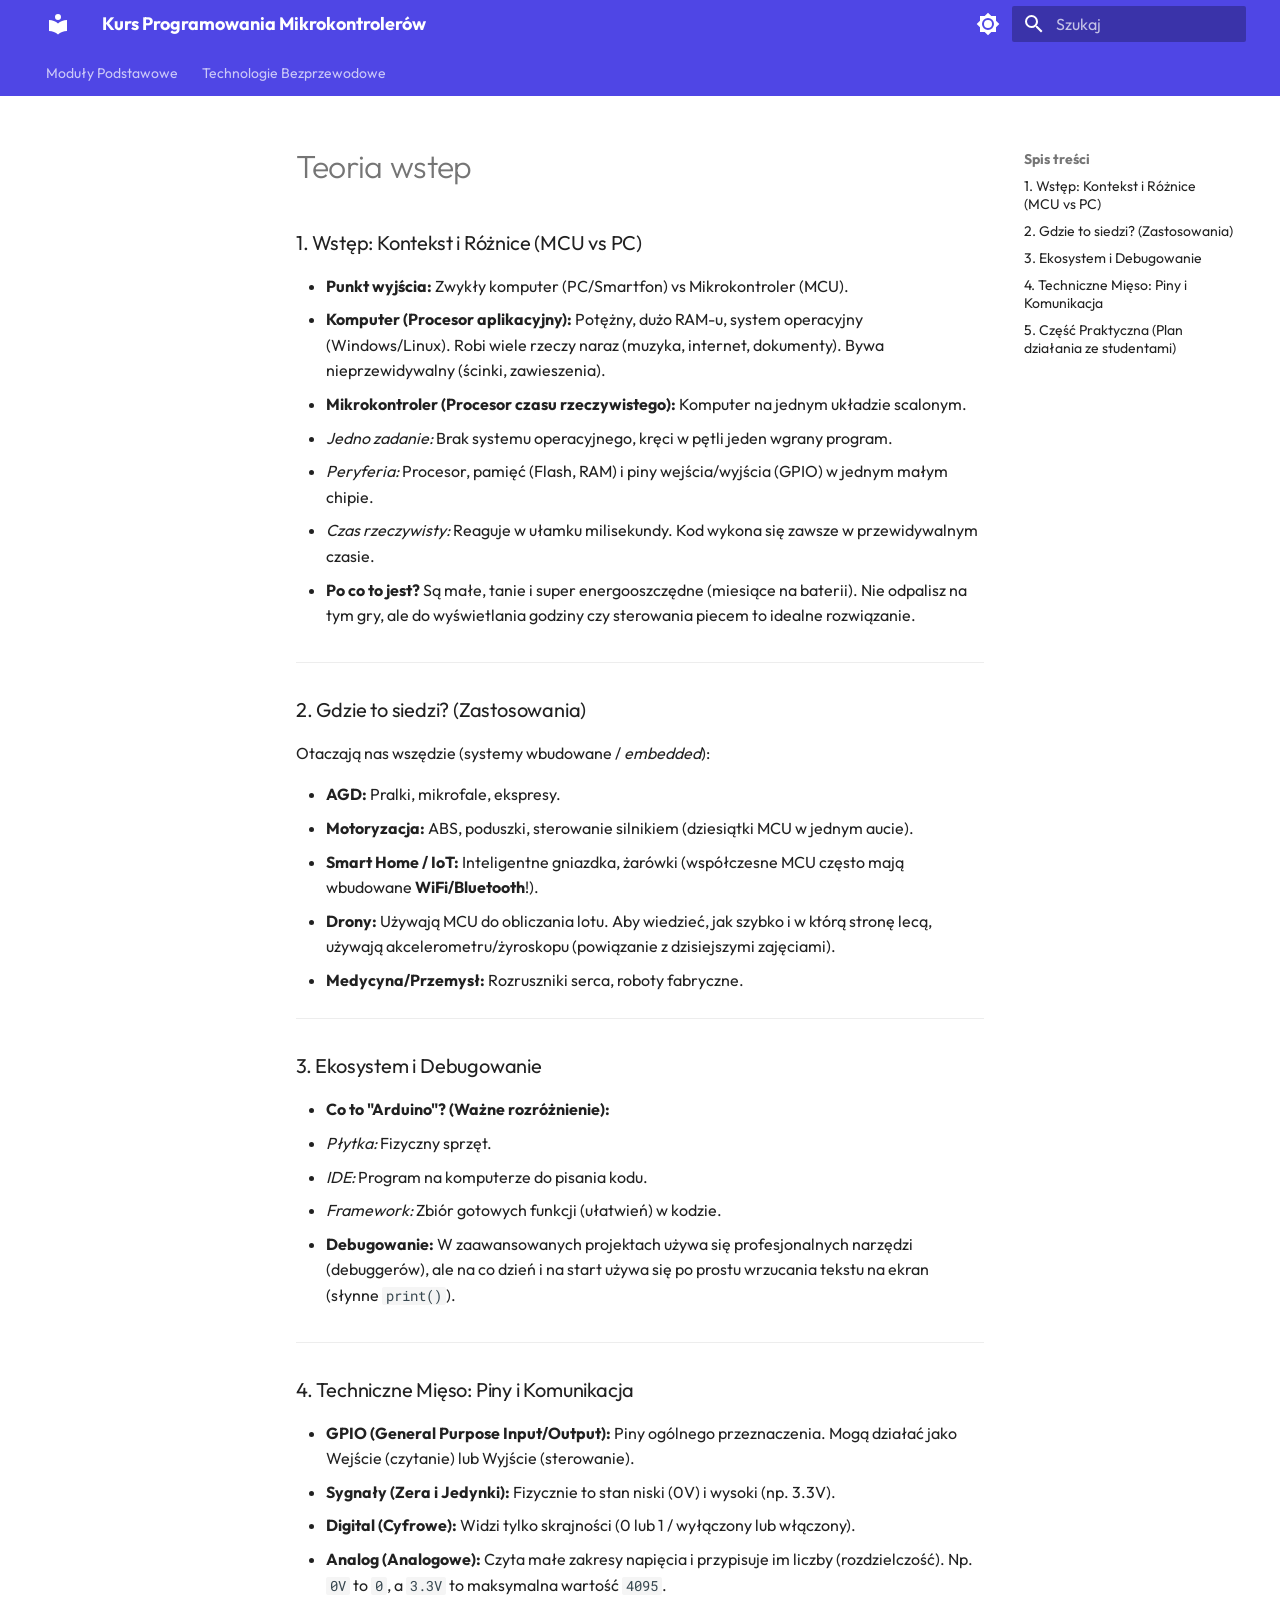
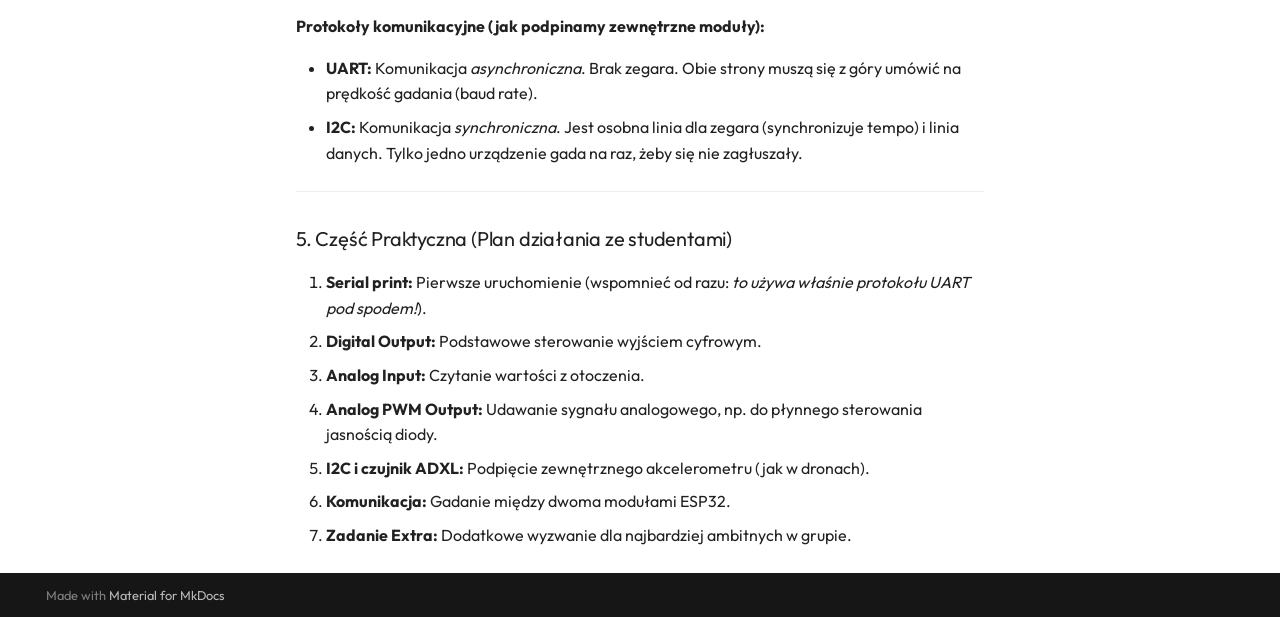
<file: teoria_wstep/index.html>
<!doctype html>
<html lang="pl" class="no-js">
  <head>
    
      <meta charset="utf-8">
      <meta name="viewport" content="width=device-width,initial-scale=1">
      
        <meta name="description" content="Profesjonalne materiały edukacyjne do układu ESP32-C6">
      
      
        <meta name="author" content="AGH-AIOTA">
      
      
      
      
      
        
      
      
      <link rel="icon" href="../assets/images/favicon.png">
      <meta name="generator" content="mkdocs-1.6.1, mkdocs-material-9.7.6">
    
    
      
        <title>Teoria wstep - Kurs Programowania Mikrokontrolerów</title>
      
    
    
      <link rel="stylesheet" href="../assets/stylesheets/main.484c7ddc.min.css">
      
        
        <link rel="stylesheet" href="../assets/stylesheets/palette.ab4e12ef.min.css">
      
      


    
    
      
    
    
      
        
        
        <link rel="preconnect" href="https://fonts.gstatic.com" crossorigin>
        <link rel="stylesheet" href="https://fonts.googleapis.com/css?family=Outfit:300,300i,400,400i,700,700i%7CRoboto+Mono:400,400i,700,700i&display=fallback">
        <style>:root{--md-text-font:"Outfit";--md-code-font:"Roboto Mono"}</style>
      
    
    
      <link rel="stylesheet" href="../stylesheets/custom.css">
    
    <script>__md_scope=new URL("..",location),__md_hash=e=>[...e].reduce(((e,_)=>(e<<5)-e+_.charCodeAt(0)),0),__md_get=(e,_=localStorage,t=__md_scope)=>JSON.parse(_.getItem(t.pathname+"."+e)),__md_set=(e,_,t=localStorage,a=__md_scope)=>{try{t.setItem(a.pathname+"."+e,JSON.stringify(_))}catch(e){}}</script>
    
      

    
    
  </head>
  
  
    
    
      
    
    
    
    
    <body dir="ltr" data-md-color-scheme="default" data-md-color-primary="custom" data-md-color-accent="deep-orange">
  
    
    <input class="md-toggle" data-md-toggle="drawer" type="checkbox" id="__drawer" autocomplete="off">
    <input class="md-toggle" data-md-toggle="search" type="checkbox" id="__search" autocomplete="off">
    <label class="md-overlay" for="__drawer"></label>
    <div data-md-component="skip">
      
        
        <a href="#1-wstep-kontekst-i-roznice-mcu-vs-pc" class="md-skip">
          Przejdź do treści
        </a>
      
    </div>
    <div data-md-component="announce">
      
    </div>
    
    
      

<header class="md-header" data-md-component="header">
  <nav class="md-header__inner md-grid" aria-label="Nagłówek">
    <a href=".." title="Kurs Programowania Mikrokontrolerów" class="md-header__button md-logo" aria-label="Kurs Programowania Mikrokontrolerów" data-md-component="logo">
      
  
  <svg xmlns="http://www.w3.org/2000/svg" viewBox="0 0 24 24"><path d="M12 8a3 3 0 0 0 3-3 3 3 0 0 0-3-3 3 3 0 0 0-3 3 3 3 0 0 0 3 3m0 3.54C9.64 9.35 6.5 8 3 8v11c3.5 0 6.64 1.35 9 3.54 2.36-2.19 5.5-3.54 9-3.54V8c-3.5 0-6.64 1.35-9 3.54"/></svg>

    </a>
    <label class="md-header__button md-icon" for="__drawer">
      
      <svg xmlns="http://www.w3.org/2000/svg" viewBox="0 0 24 24"><path d="M3 6h18v2H3zm0 5h18v2H3zm0 5h18v2H3z"/></svg>
    </label>
    <div class="md-header__title" data-md-component="header-title">
      <div class="md-header__ellipsis">
        <div class="md-header__topic">
          <span class="md-ellipsis">
            Kurs Programowania Mikrokontrolerów
          </span>
        </div>
        <div class="md-header__topic" data-md-component="header-topic">
          <span class="md-ellipsis">
            
              Teoria wstep
            
          </span>
        </div>
      </div>
    </div>
    
      
        <form class="md-header__option" data-md-component="palette">
  
    
    
    
    <input class="md-option" data-md-color-media="(prefers-color-scheme: light)" data-md-color-scheme="default" data-md-color-primary="custom" data-md-color-accent="deep-orange"  aria-label="Przełącz na tryb ciemny"  type="radio" name="__palette" id="__palette_0">
    
      <label class="md-header__button md-icon" title="Przełącz na tryb ciemny" for="__palette_1" hidden>
        <svg xmlns="http://www.w3.org/2000/svg" viewBox="0 0 24 24"><path d="M12 8a4 4 0 0 0-4 4 4 4 0 0 0 4 4 4 4 0 0 0 4-4 4 4 0 0 0-4-4m0 10a6 6 0 0 1-6-6 6 6 0 0 1 6-6 6 6 0 0 1 6 6 6 6 0 0 1-6 6m8-9.31V4h-4.69L12 .69 8.69 4H4v4.69L.69 12 4 15.31V20h4.69L12 23.31 15.31 20H20v-4.69L23.31 12z"/></svg>
      </label>
    
  
    
    
    
    <input class="md-option" data-md-color-media="(prefers-color-scheme: dark)" data-md-color-scheme="slate" data-md-color-primary="custom" data-md-color-accent="deep-orange"  aria-label="Przełącz na tryb jasny"  type="radio" name="__palette" id="__palette_1">
    
      <label class="md-header__button md-icon" title="Przełącz na tryb jasny" for="__palette_0" hidden>
        <svg xmlns="http://www.w3.org/2000/svg" viewBox="0 0 24 24"><path d="M12 18c-.89 0-1.74-.2-2.5-.55C11.56 16.5 13 14.42 13 12s-1.44-4.5-3.5-5.45C10.26 6.2 11.11 6 12 6a6 6 0 0 1 6 6 6 6 0 0 1-6 6m8-9.31V4h-4.69L12 .69 8.69 4H4v4.69L.69 12 4 15.31V20h4.69L12 23.31 15.31 20H20v-4.69L23.31 12z"/></svg>
      </label>
    
  
</form>
      
    
    
      <script>var palette=__md_get("__palette");if(palette&&palette.color){if("(prefers-color-scheme)"===palette.color.media){var media=matchMedia("(prefers-color-scheme: light)"),input=document.querySelector(media.matches?"[data-md-color-media='(prefers-color-scheme: light)']":"[data-md-color-media='(prefers-color-scheme: dark)']");palette.color.media=input.getAttribute("data-md-color-media"),palette.color.scheme=input.getAttribute("data-md-color-scheme"),palette.color.primary=input.getAttribute("data-md-color-primary"),palette.color.accent=input.getAttribute("data-md-color-accent")}for(var[key,value]of Object.entries(palette.color))document.body.setAttribute("data-md-color-"+key,value)}</script>
    
    
    
      
      
        <label class="md-header__button md-icon" for="__search">
          
          <svg xmlns="http://www.w3.org/2000/svg" viewBox="0 0 24 24"><path d="M9.5 3A6.5 6.5 0 0 1 16 9.5c0 1.61-.59 3.09-1.56 4.23l.27.27h.79l5 5-1.5 1.5-5-5v-.79l-.27-.27A6.52 6.52 0 0 1 9.5 16 6.5 6.5 0 0 1 3 9.5 6.5 6.5 0 0 1 9.5 3m0 2C7 5 5 7 5 9.5S7 14 9.5 14 14 12 14 9.5 12 5 9.5 5"/></svg>
        </label>
        <div class="md-search" data-md-component="search" role="dialog">
  <label class="md-search__overlay" for="__search"></label>
  <div class="md-search__inner" role="search">
    <form class="md-search__form" name="search">
      <input type="text" class="md-search__input" name="query" aria-label="Szukaj" placeholder="Szukaj" autocapitalize="off" autocorrect="off" autocomplete="off" spellcheck="false" data-md-component="search-query" required>
      <label class="md-search__icon md-icon" for="__search">
        
        <svg xmlns="http://www.w3.org/2000/svg" viewBox="0 0 24 24"><path d="M9.5 3A6.5 6.5 0 0 1 16 9.5c0 1.61-.59 3.09-1.56 4.23l.27.27h.79l5 5-1.5 1.5-5-5v-.79l-.27-.27A6.52 6.52 0 0 1 9.5 16 6.5 6.5 0 0 1 3 9.5 6.5 6.5 0 0 1 9.5 3m0 2C7 5 5 7 5 9.5S7 14 9.5 14 14 12 14 9.5 12 5 9.5 5"/></svg>
        
        <svg xmlns="http://www.w3.org/2000/svg" viewBox="0 0 24 24"><path d="M20 11v2H8l5.5 5.5-1.42 1.42L4.16 12l7.92-7.92L13.5 5.5 8 11z"/></svg>
      </label>
      <nav class="md-search__options" aria-label="Szukaj">
        
        <button type="reset" class="md-search__icon md-icon" title="Wyczyść" aria-label="Wyczyść" tabindex="-1">
          
          <svg xmlns="http://www.w3.org/2000/svg" viewBox="0 0 24 24"><path d="M19 6.41 17.59 5 12 10.59 6.41 5 5 6.41 10.59 12 5 17.59 6.41 19 12 13.41 17.59 19 19 17.59 13.41 12z"/></svg>
        </button>
      </nav>
      
    </form>
    <div class="md-search__output">
      <div class="md-search__scrollwrap" tabindex="0" data-md-scrollfix>
        <div class="md-search-result" data-md-component="search-result">
          <div class="md-search-result__meta">
            Inicjowanie wyszukiwania
          </div>
          <ol class="md-search-result__list" role="presentation"></ol>
        </div>
      </div>
    </div>
  </div>
</div>
      
    
    
  </nav>
  
</header>
    
    <div class="md-container" data-md-component="container">
      
      
        
          
            
<nav class="md-tabs" aria-label="Zakładki" data-md-component="tabs">
  <div class="md-grid">
    <ul class="md-tabs__list">
      
        
  
  
  
  
    <li class="md-tabs__item">
      <a href=".." class="md-tabs__link">
        
  
  
    
  
  Moduły Podstawowe

      </a>
    </li>
  

      
        
  
  
  
  
    <li class="md-tabs__item">
      <a href="../bezprzewodowe/" class="md-tabs__link">
        
  
  
    
  
  Technologie Bezprzewodowe

      </a>
    </li>
  

      
    </ul>
  </div>
</nav>
          
        
      
      <main class="md-main" data-md-component="main">
        <div class="md-main__inner md-grid">
          
            
              
              <div class="md-sidebar md-sidebar--primary" data-md-component="sidebar" data-md-type="navigation" >
                <div class="md-sidebar__scrollwrap">
                  <div class="md-sidebar__inner">
                    


  


<nav class="md-nav md-nav--primary md-nav--lifted" aria-label="Nawigacja" data-md-level="0">
  <label class="md-nav__title" for="__drawer">
    <a href=".." title="Kurs Programowania Mikrokontrolerów" class="md-nav__button md-logo" aria-label="Kurs Programowania Mikrokontrolerów" data-md-component="logo">
      
  
  <svg xmlns="http://www.w3.org/2000/svg" viewBox="0 0 24 24"><path d="M12 8a3 3 0 0 0 3-3 3 3 0 0 0-3-3 3 3 0 0 0-3 3 3 3 0 0 0 3 3m0 3.54C9.64 9.35 6.5 8 3 8v11c3.5 0 6.64 1.35 9 3.54 2.36-2.19 5.5-3.54 9-3.54V8c-3.5 0-6.64 1.35-9 3.54"/></svg>

    </a>
    Kurs Programowania Mikrokontrolerów
  </label>
  
  <ul class="md-nav__list" data-md-scrollfix>
    
      
      
  
  
  
  
    <li class="md-nav__item">
      <a href=".." class="md-nav__link">
        
  
  
  <span class="md-ellipsis">
    
  
    Moduły Podstawowe
  

    
  </span>
  
  

      </a>
    </li>
  

    
      
      
  
  
  
  
    <li class="md-nav__item">
      <a href="../bezprzewodowe/" class="md-nav__link">
        
  
  
  <span class="md-ellipsis">
    
  
    Technologie Bezprzewodowe
  

    
  </span>
  
  

      </a>
    </li>
  

    
  </ul>
</nav>
                  </div>
                </div>
              </div>
            
            
              
              <div class="md-sidebar md-sidebar--secondary" data-md-component="sidebar" data-md-type="toc" >
                <div class="md-sidebar__scrollwrap">
                  <div class="md-sidebar__inner">
                    

<nav class="md-nav md-nav--secondary" aria-label="Spis treści">
  
  
  
  
    <label class="md-nav__title" for="__toc">
      <span class="md-nav__icon md-icon"></span>
      Spis treści
    </label>
    <ul class="md-nav__list" data-md-component="toc" data-md-scrollfix>
      
        <li class="md-nav__item">
  <a href="#1-wstep-kontekst-i-roznice-mcu-vs-pc" class="md-nav__link">
    <span class="md-ellipsis">
      
        1. Wstęp: Kontekst i Różnice (MCU vs PC)
      
    </span>
  </a>
  
</li>
      
        <li class="md-nav__item">
  <a href="#2-gdzie-to-siedzi-zastosowania" class="md-nav__link">
    <span class="md-ellipsis">
      
        2. Gdzie to siedzi? (Zastosowania)
      
    </span>
  </a>
  
</li>
      
        <li class="md-nav__item">
  <a href="#3-ekosystem-i-debugowanie" class="md-nav__link">
    <span class="md-ellipsis">
      
        3. Ekosystem i Debugowanie
      
    </span>
  </a>
  
</li>
      
        <li class="md-nav__item">
  <a href="#4-techniczne-mieso-piny-i-komunikacja" class="md-nav__link">
    <span class="md-ellipsis">
      
        4. Techniczne Mięso: Piny i Komunikacja
      
    </span>
  </a>
  
</li>
      
        <li class="md-nav__item">
  <a href="#5-czesc-praktyczna-plan-dziaania-ze-studentami" class="md-nav__link">
    <span class="md-ellipsis">
      
        5. Część Praktyczna (Plan działania ze studentami)
      
    </span>
  </a>
  
</li>
      
    </ul>
  
</nav>
                  </div>
                </div>
              </div>
            
          
          
            <div class="md-content" data-md-component="content">
              
                



  


              
              <article class="md-content__inner md-typeset">
                
                  



  <h1>Teoria wstep</h1>

<h3 id="1-wstep-kontekst-i-roznice-mcu-vs-pc">1. Wstęp: Kontekst i Różnice (MCU vs PC)</h3>
<ul>
<li><strong>Punkt wyjścia:</strong> Zwykły komputer (PC/Smartfon) vs Mikrokontroler (MCU).</li>
<li><strong>Komputer (Procesor aplikacyjny):</strong> Potężny, dużo RAM-u, system operacyjny (Windows/Linux). Robi wiele rzeczy naraz (muzyka, internet, dokumenty). Bywa nieprzewidywalny (ścinki, zawieszenia).</li>
<li><strong>Mikrokontroler (Procesor czasu rzeczywistego):</strong> Komputer na jednym układzie scalonym.</li>
<li><em>Jedno zadanie:</em> Brak systemu operacyjnego, kręci w pętli jeden wgrany program.</li>
<li><em>Peryferia:</em> Procesor, pamięć (Flash, RAM) i piny wejścia/wyjścia (GPIO) w jednym małym chipie.</li>
<li>
<p><em>Czas rzeczywisty:</em> Reaguje w ułamku milisekundy. Kod wykona się zawsze w przewidywalnym czasie.</p>
</li>
<li>
<p><strong>Po co to jest?</strong> Są małe, tanie i super energooszczędne (miesiące na baterii). Nie odpalisz na tym gry, ale do wyświetlania godziny czy sterowania piecem to idealne rozwiązanie.</p>
</li>
</ul>
<hr />
<h3 id="2-gdzie-to-siedzi-zastosowania">2. Gdzie to siedzi? (Zastosowania)</h3>
<p>Otaczają nas wszędzie (systemy wbudowane / <em>embedded</em>):</p>
<ul>
<li><strong>AGD:</strong> Pralki, mikrofale, ekspresy.</li>
<li><strong>Motoryzacja:</strong> ABS, poduszki, sterowanie silnikiem (dziesiątki MCU w jednym aucie).</li>
<li><strong>Smart Home / IoT:</strong> Inteligentne gniazdka, żarówki (współczesne MCU często mają wbudowane <strong>WiFi/Bluetooth</strong>!).</li>
<li><strong>Drony:</strong> Używają MCU do obliczania lotu. Aby wiedzieć, jak szybko i w którą stronę lecą, używają akcelerometru/żyroskopu (powiązanie z dzisiejszymi zajęciami).</li>
<li><strong>Medycyna/Przemysł:</strong> Rozruszniki serca, roboty fabryczne.</li>
</ul>
<hr />
<h3 id="3-ekosystem-i-debugowanie">3. Ekosystem i Debugowanie</h3>
<ul>
<li><strong>Co to "Arduino"? (Ważne rozróżnienie):</strong></li>
<li><em>Płytka:</em> Fizyczny sprzęt.</li>
<li><em>IDE:</em> Program na komputerze do pisania kodu.</li>
<li>
<p><em>Framework:</em> Zbiór gotowych funkcji (ułatwień) w kodzie.</p>
</li>
<li>
<p><strong>Debugowanie:</strong> W zaawansowanych projektach używa się profesjonalnych narzędzi (debuggerów), ale na co dzień i na start używa się po prostu wrzucania tekstu na ekran (słynne <code>print()</code>).</p>
</li>
</ul>
<hr />
<h3 id="4-techniczne-mieso-piny-i-komunikacja">4. Techniczne Mięso: Piny i Komunikacja</h3>
<ul>
<li><strong>GPIO (General Purpose Input/Output):</strong> Piny ogólnego przeznaczenia. Mogą działać jako Wejście (czytanie) lub Wyjście (sterowanie).</li>
<li><strong>Sygnały (Zera i Jedynki):</strong> Fizycznie to stan niski (0V) i wysoki (np. 3.3V).</li>
<li><strong>Digital (Cyfrowe):</strong> Widzi tylko skrajności (0 lub 1 / wyłączony lub włączony).</li>
<li><strong>Analog (Analogowe):</strong> Czyta małe zakresy napięcia i przypisuje im liczby (rozdzielczość). Np. <code>0V</code> to <code>0</code>, a <code>3.3V</code> to maksymalna wartość <code>4095</code>.</li>
</ul>
<p><strong>Protokoły komunikacyjne (jak podpinamy zewnętrzne moduły):</strong></p>
<ul>
<li><strong>UART:</strong> Komunikacja <em>asynchroniczna</em>. Brak zegara. Obie strony muszą się z góry umówić na prędkość gadania (baud rate).</li>
<li><strong>I2C:</strong> Komunikacja <em>synchroniczna</em>. Jest osobna linia dla zegara (synchronizuje tempo) i linia danych. Tylko jedno urządzenie gada na raz, żeby się nie zagłuszały.</li>
</ul>
<hr />
<h3 id="5-czesc-praktyczna-plan-dziaania-ze-studentami">5. Część Praktyczna (Plan działania ze studentami)</h3>
<ol>
<li><strong>Serial print:</strong> Pierwsze uruchomienie (wspomnieć od razu: <em>to używa właśnie protokołu UART pod spodem!</em>).</li>
<li><strong>Digital Output:</strong> Podstawowe sterowanie wyjściem cyfrowym.</li>
<li><strong>Analog Input:</strong> Czytanie wartości z otoczenia.</li>
<li><strong>Analog PWM Output:</strong> Udawanie sygnału analogowego, np. do płynnego sterowania jasnością diody.</li>
<li><strong>I2C i czujnik ADXL:</strong> Podpięcie zewnętrznego akcelerometru (jak w dronach).</li>
<li><strong>Komunikacja:</strong> Gadanie między dwoma modułami ESP32.</li>
<li><strong>Zadanie Extra:</strong> Dodatkowe wyzwanie dla najbardziej ambitnych w grupie.</li>
</ol>












                
              </article>
            </div>
          
          
<script>var target=document.getElementById(location.hash.slice(1));target&&target.name&&(target.checked=target.name.startsWith("__tabbed_"))</script>
        </div>
        
          <button type="button" class="md-top md-icon" data-md-component="top" hidden>
  
  <svg xmlns="http://www.w3.org/2000/svg" viewBox="0 0 24 24"><path d="M13 20h-2V8l-5.5 5.5-1.42-1.42L12 4.16l7.92 7.92-1.42 1.42L13 8z"/></svg>
  Powrót do góry
</button>
        
      </main>
      
        <footer class="md-footer">
  
    
  
  <div class="md-footer-meta md-typeset">
    <div class="md-footer-meta__inner md-grid">
      <div class="md-copyright">
  
  
    Made with
    <a href="https://squidfunk.github.io/mkdocs-material/" target="_blank" rel="noopener">
      Material for MkDocs
    </a>
  
</div>
      
    </div>
  </div>
</footer>
      
    </div>
    <div class="md-dialog" data-md-component="dialog">
      <div class="md-dialog__inner md-typeset"></div>
    </div>
    
    
    
      
      
      <script id="__config" type="application/json">{"annotate": null, "base": "..", "features": ["navigation.tabs", "navigation.top", "navigation.path", "navigation.footer", "content.code.copy"], "search": "../assets/javascripts/workers/search.2c215733.min.js", "tags": null, "translations": {"clipboard.copied": "Skopiowano do schowka", "clipboard.copy": "Kopiuj do schowka", "search.result.more.one": "1 wi\u0119cej na tej stronie", "search.result.more.other": "# wi\u0119cej na tej stronie", "search.result.none": "Brak wynik\u00f3w wyszukiwania", "search.result.one": "Wyniki wyszukiwania: 1", "search.result.other": "Wyniki wyszukiwania: #", "search.result.placeholder": "Zacznij pisa\u0107, aby szuka\u0107", "search.result.term.missing": "Brak", "select.version": "Wybierz wersj\u0119"}, "version": null}</script>
    
    
      <script src="../assets/javascripts/bundle.79ae519e.min.js"></script>
      
    
  </body>
</html>
</file>
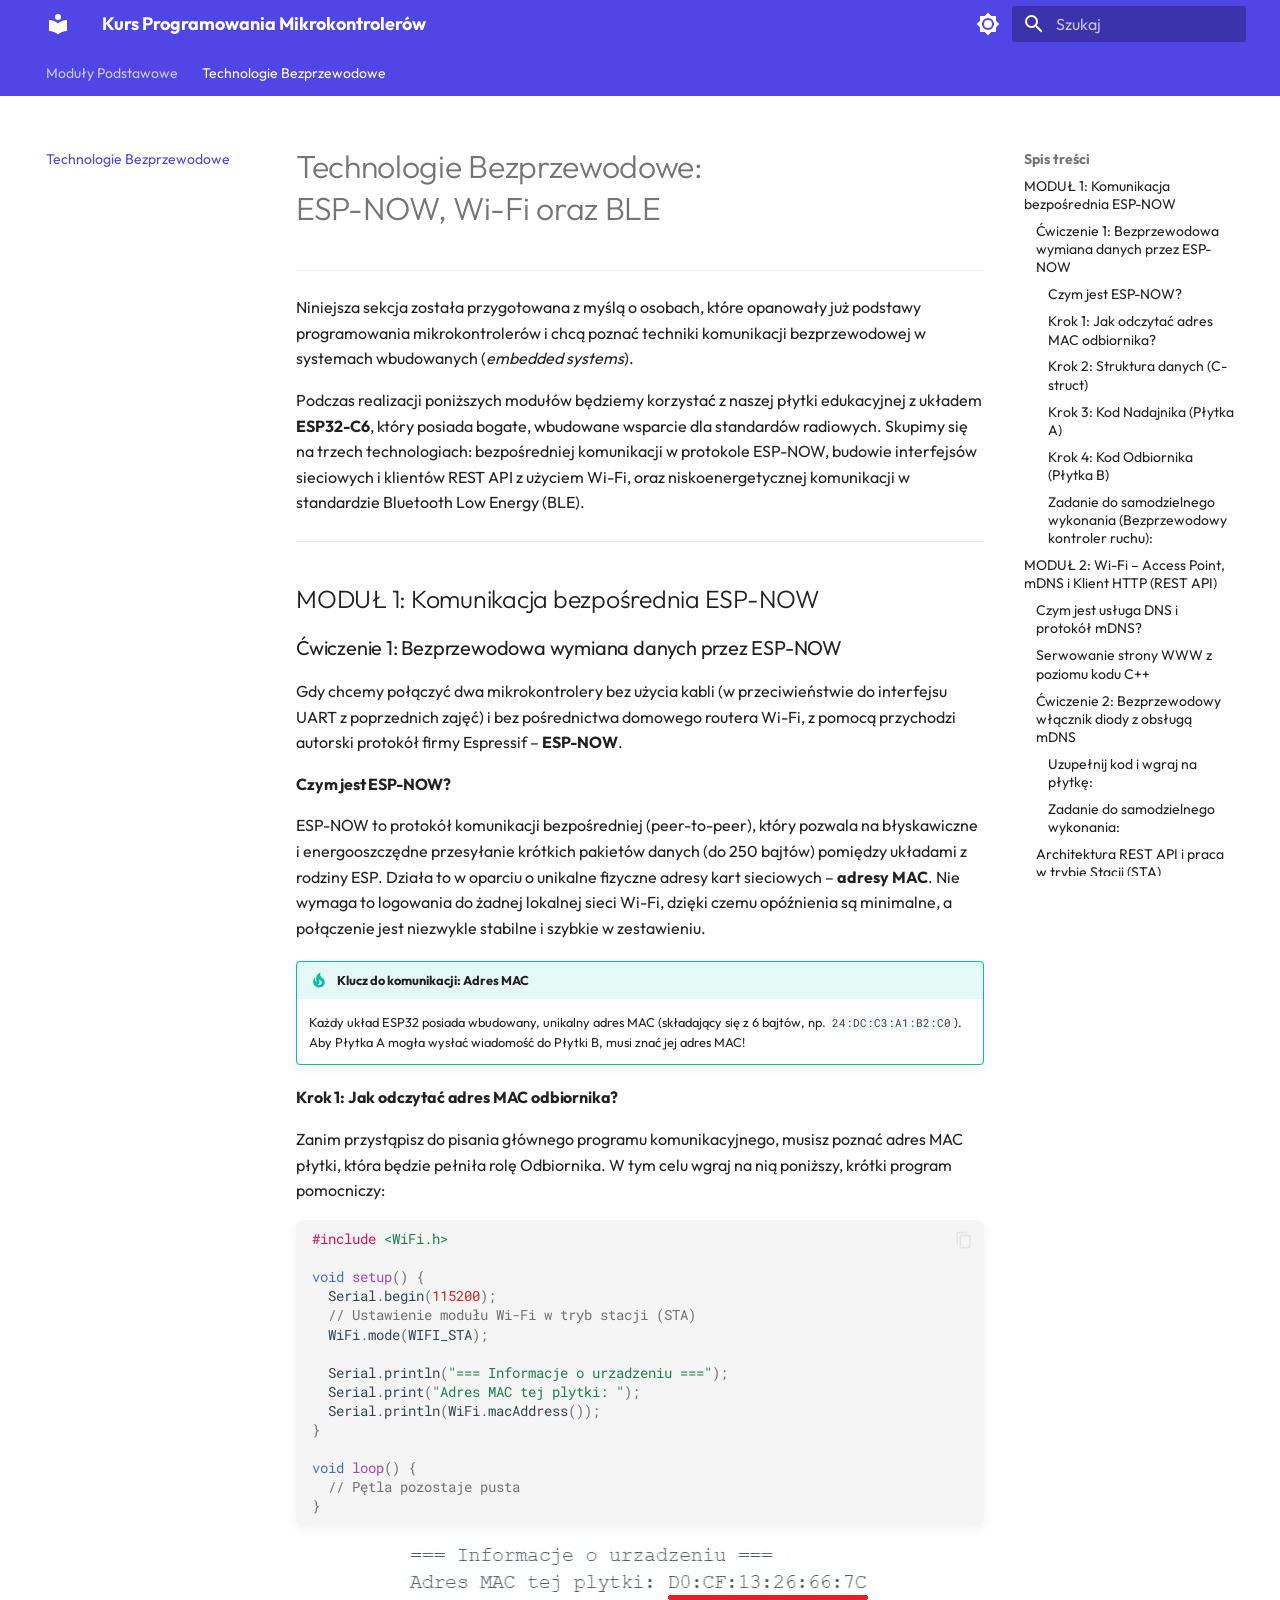
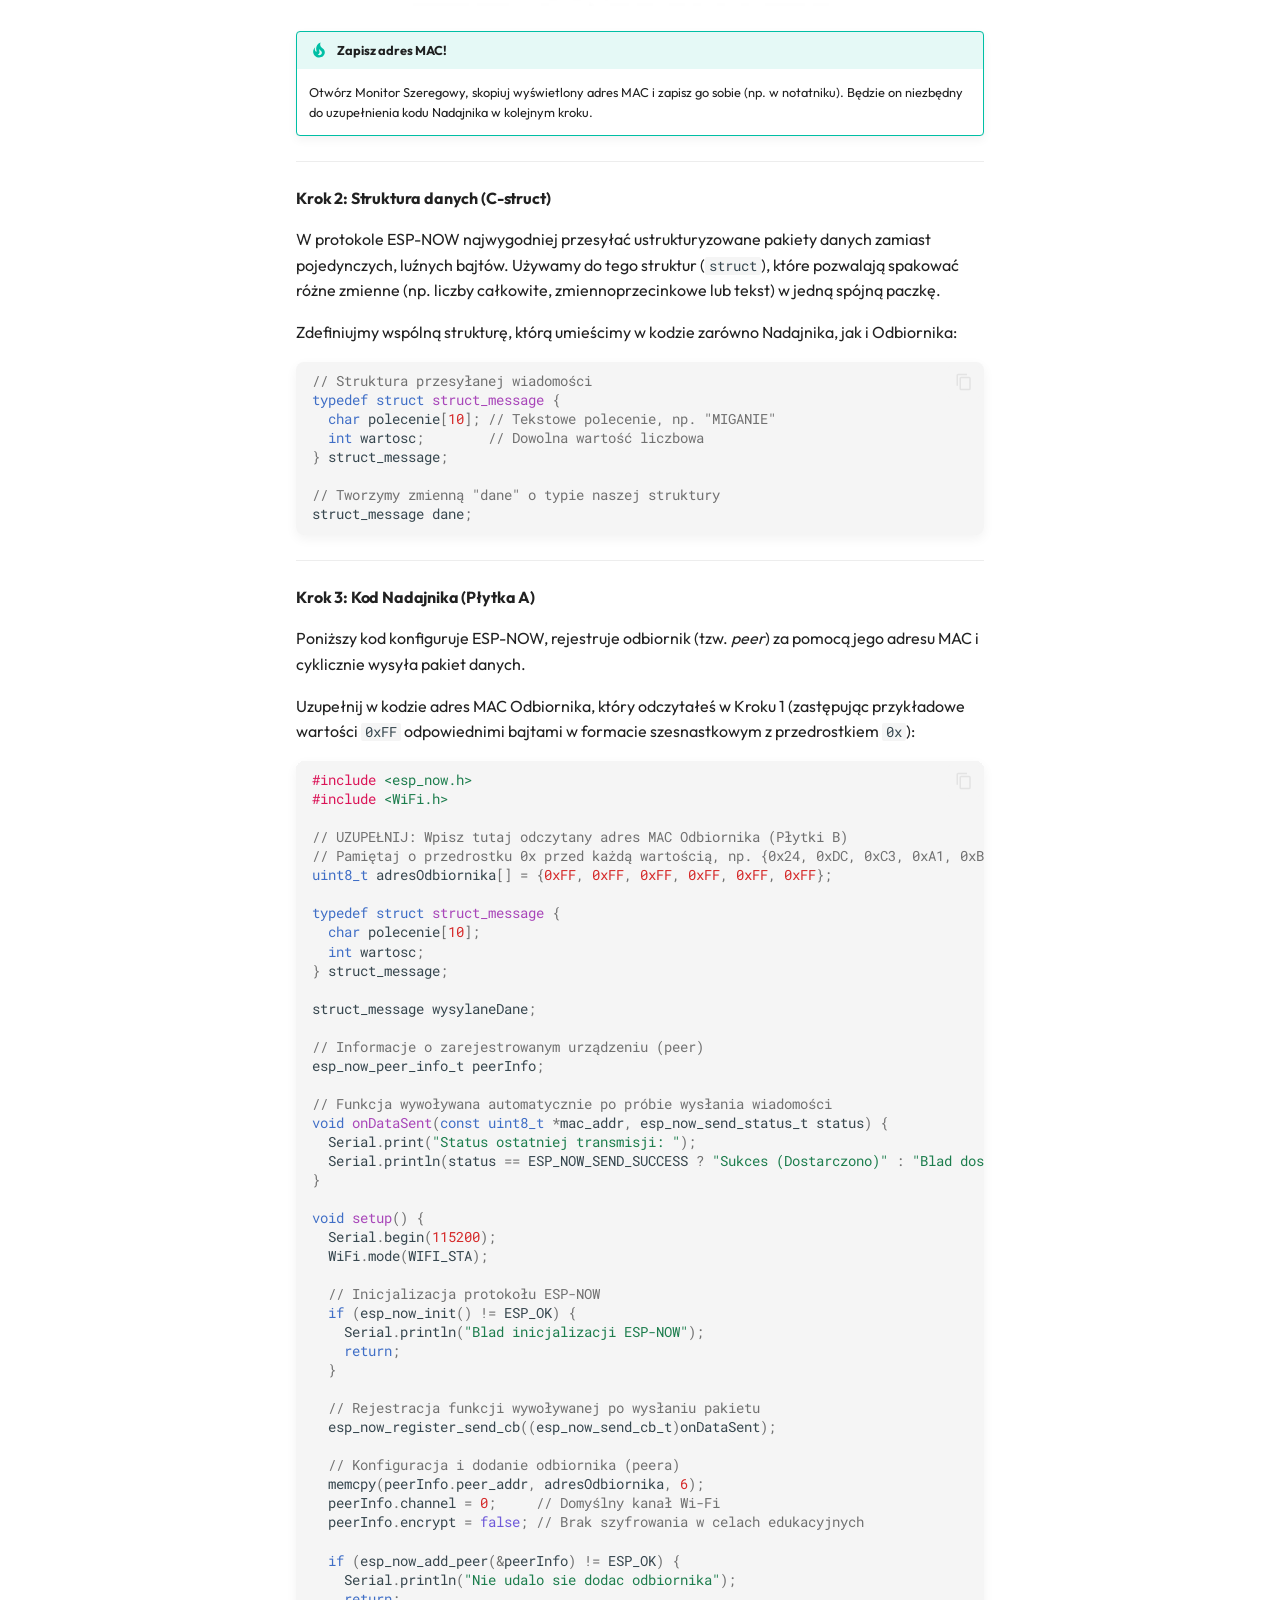
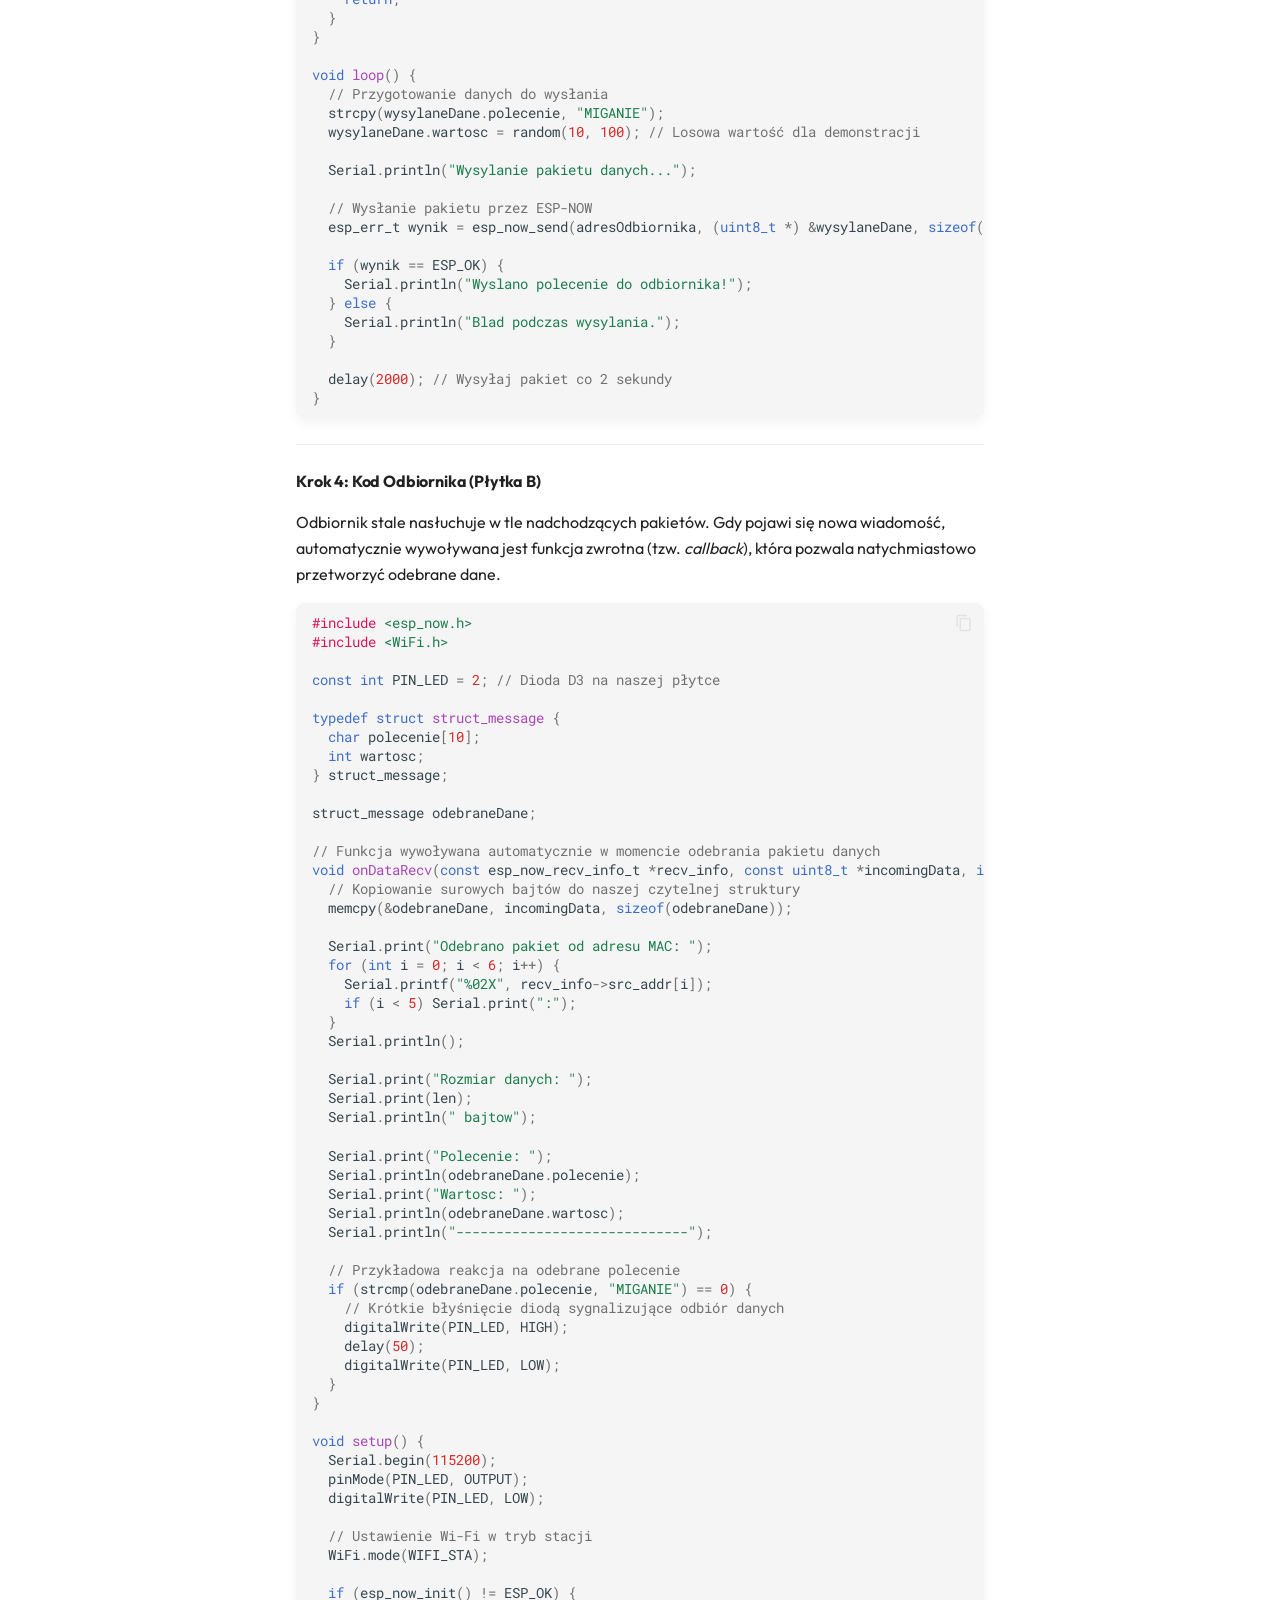
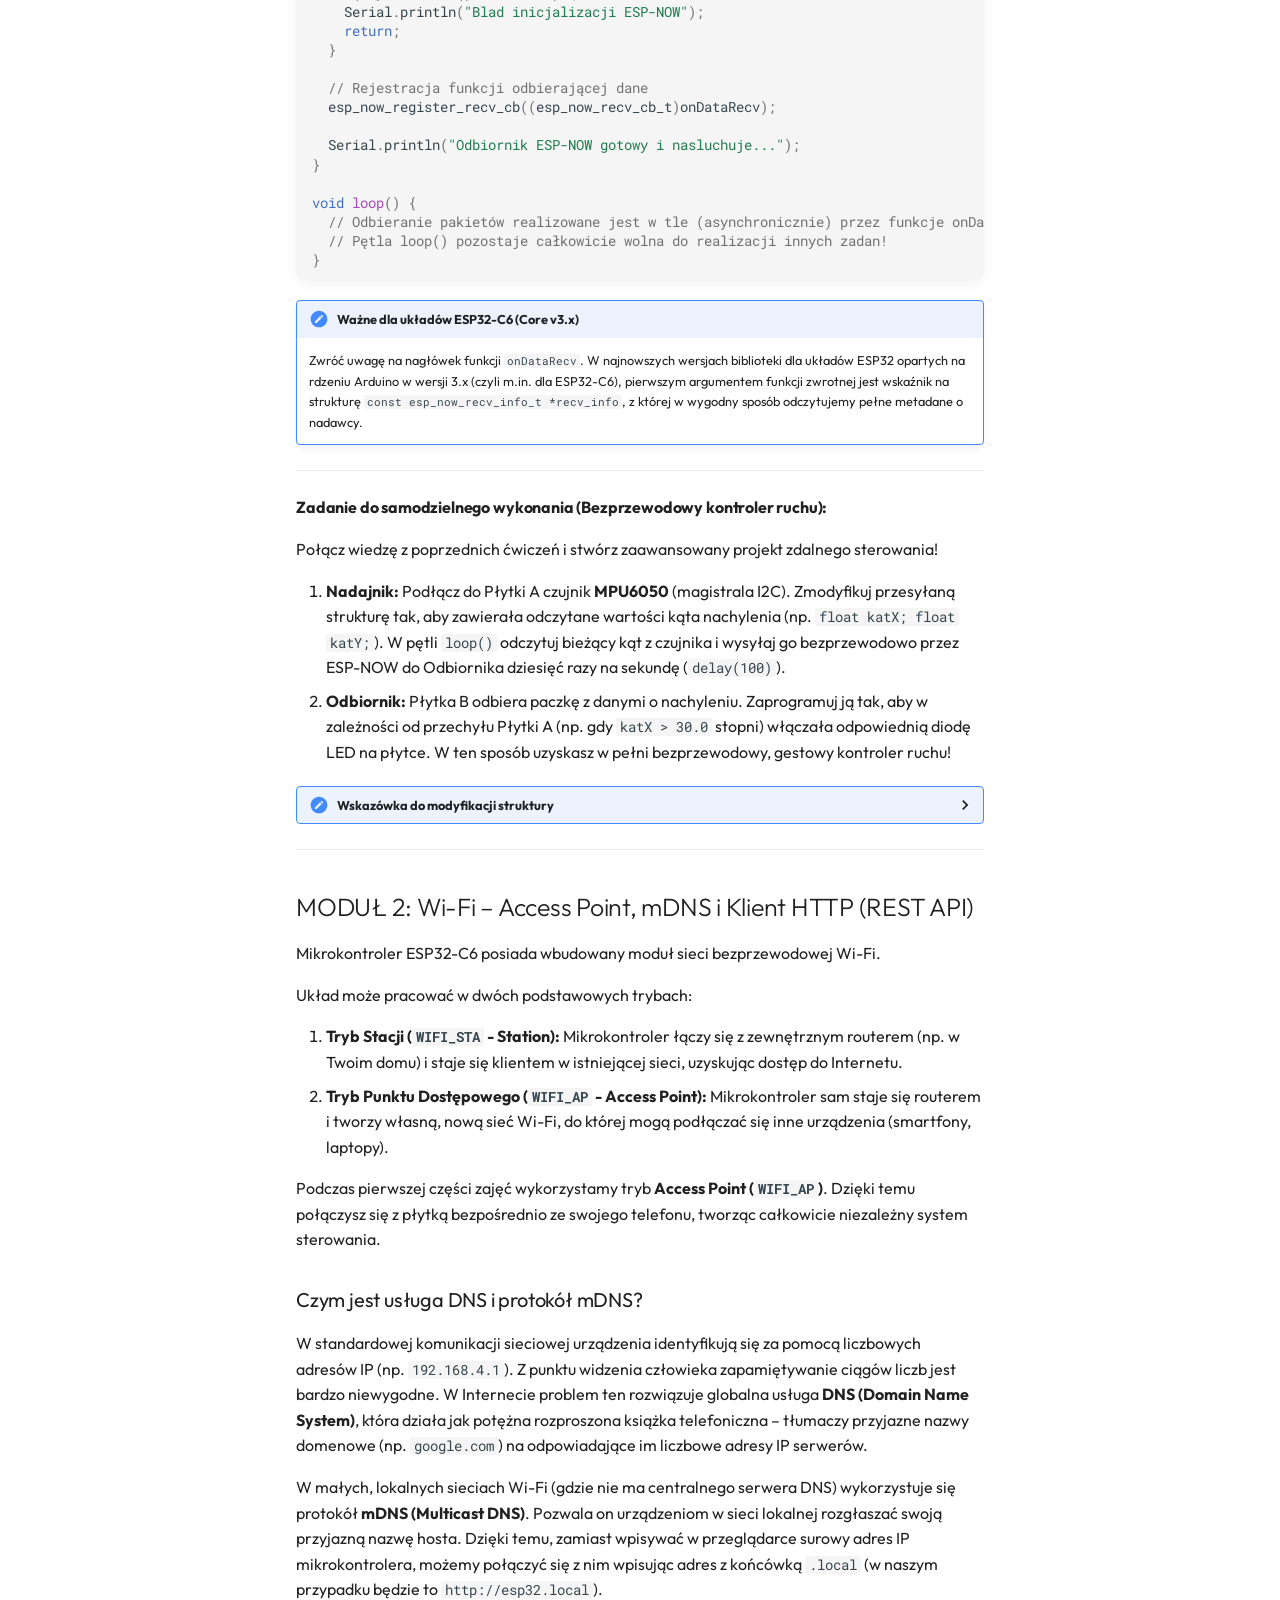
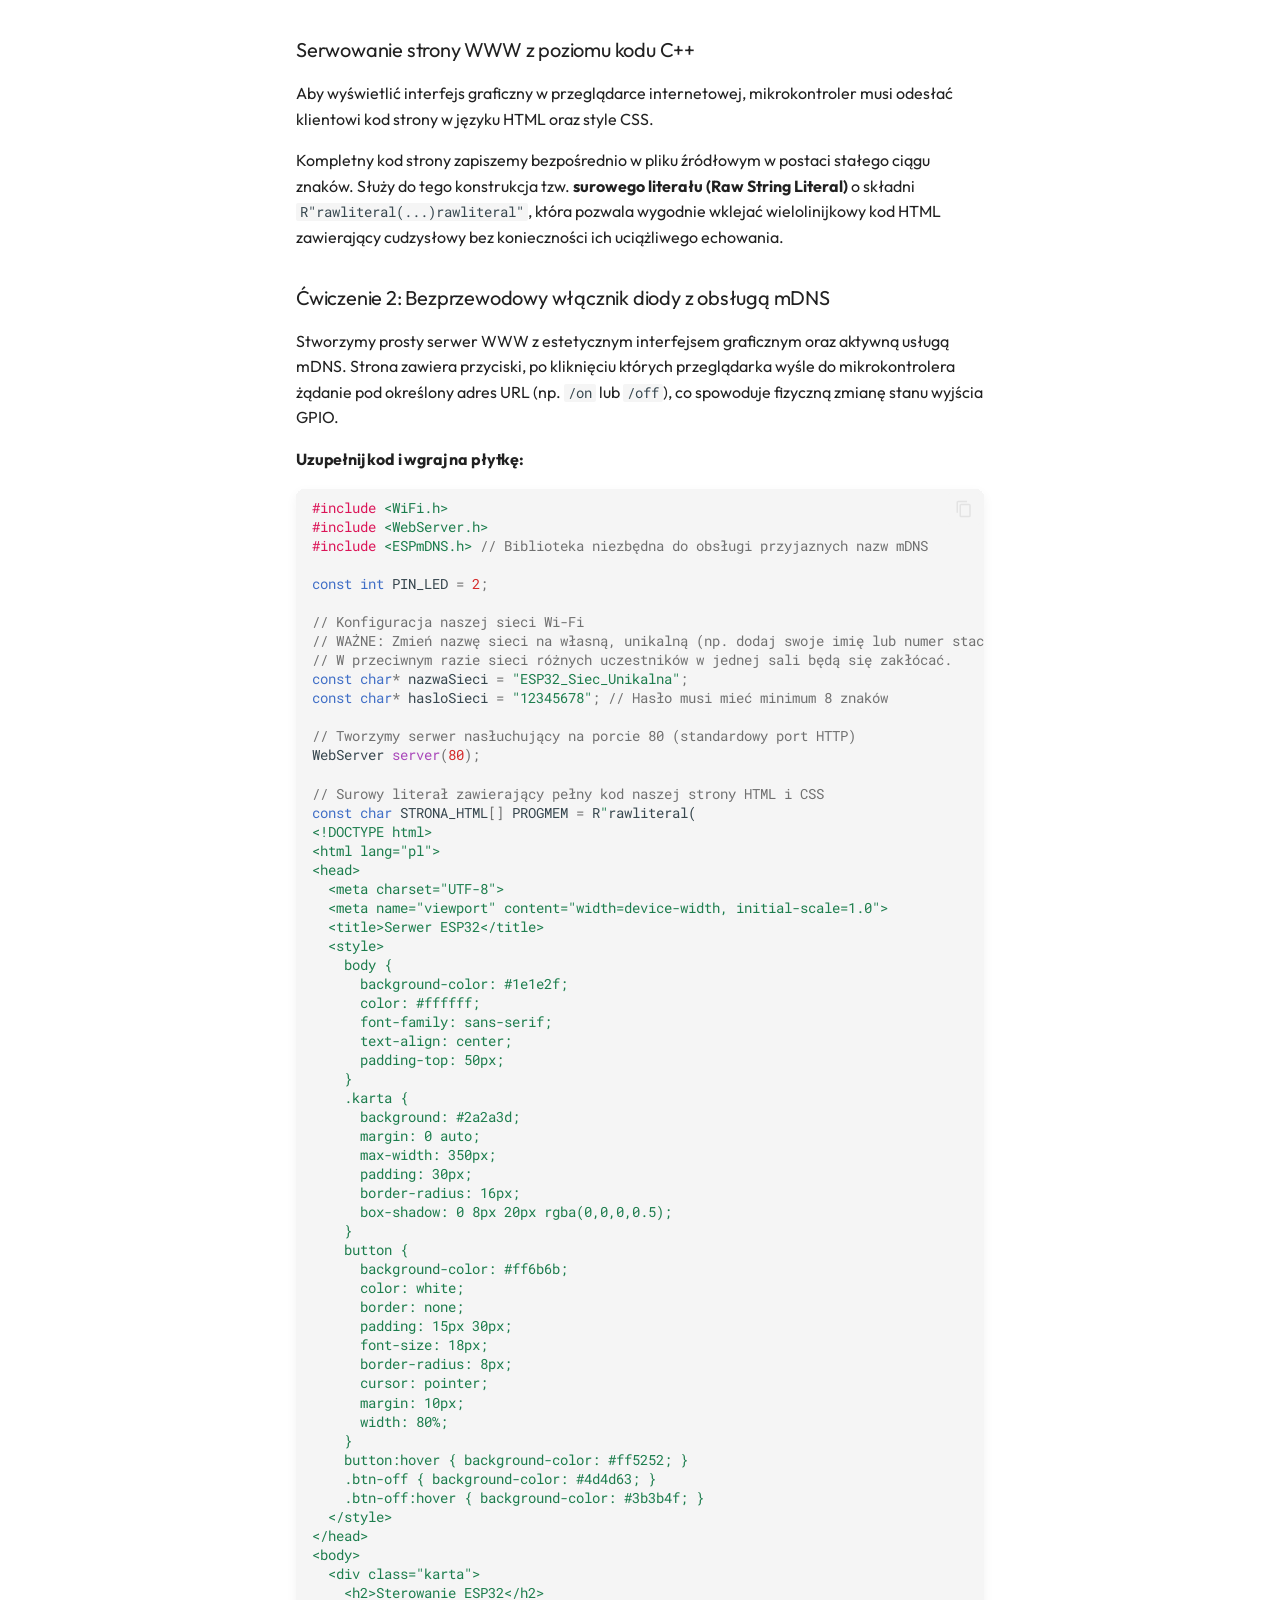
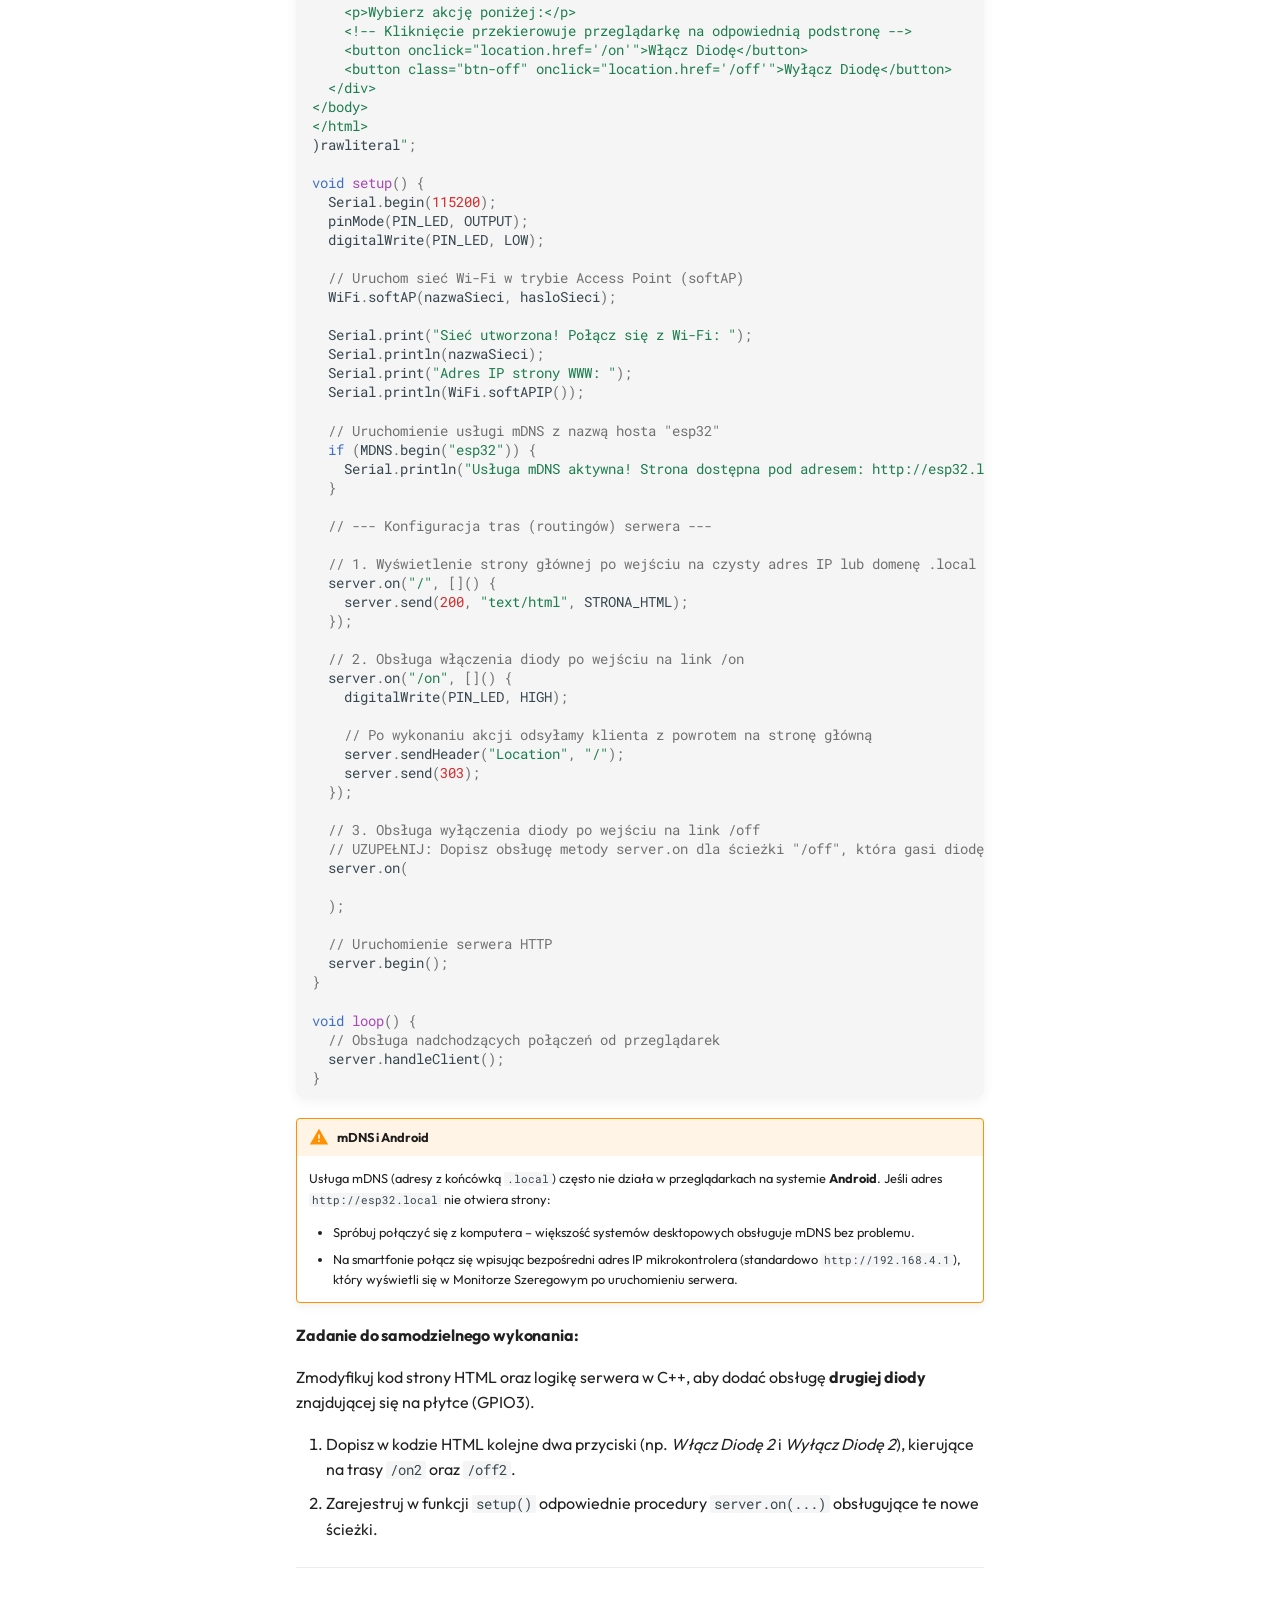
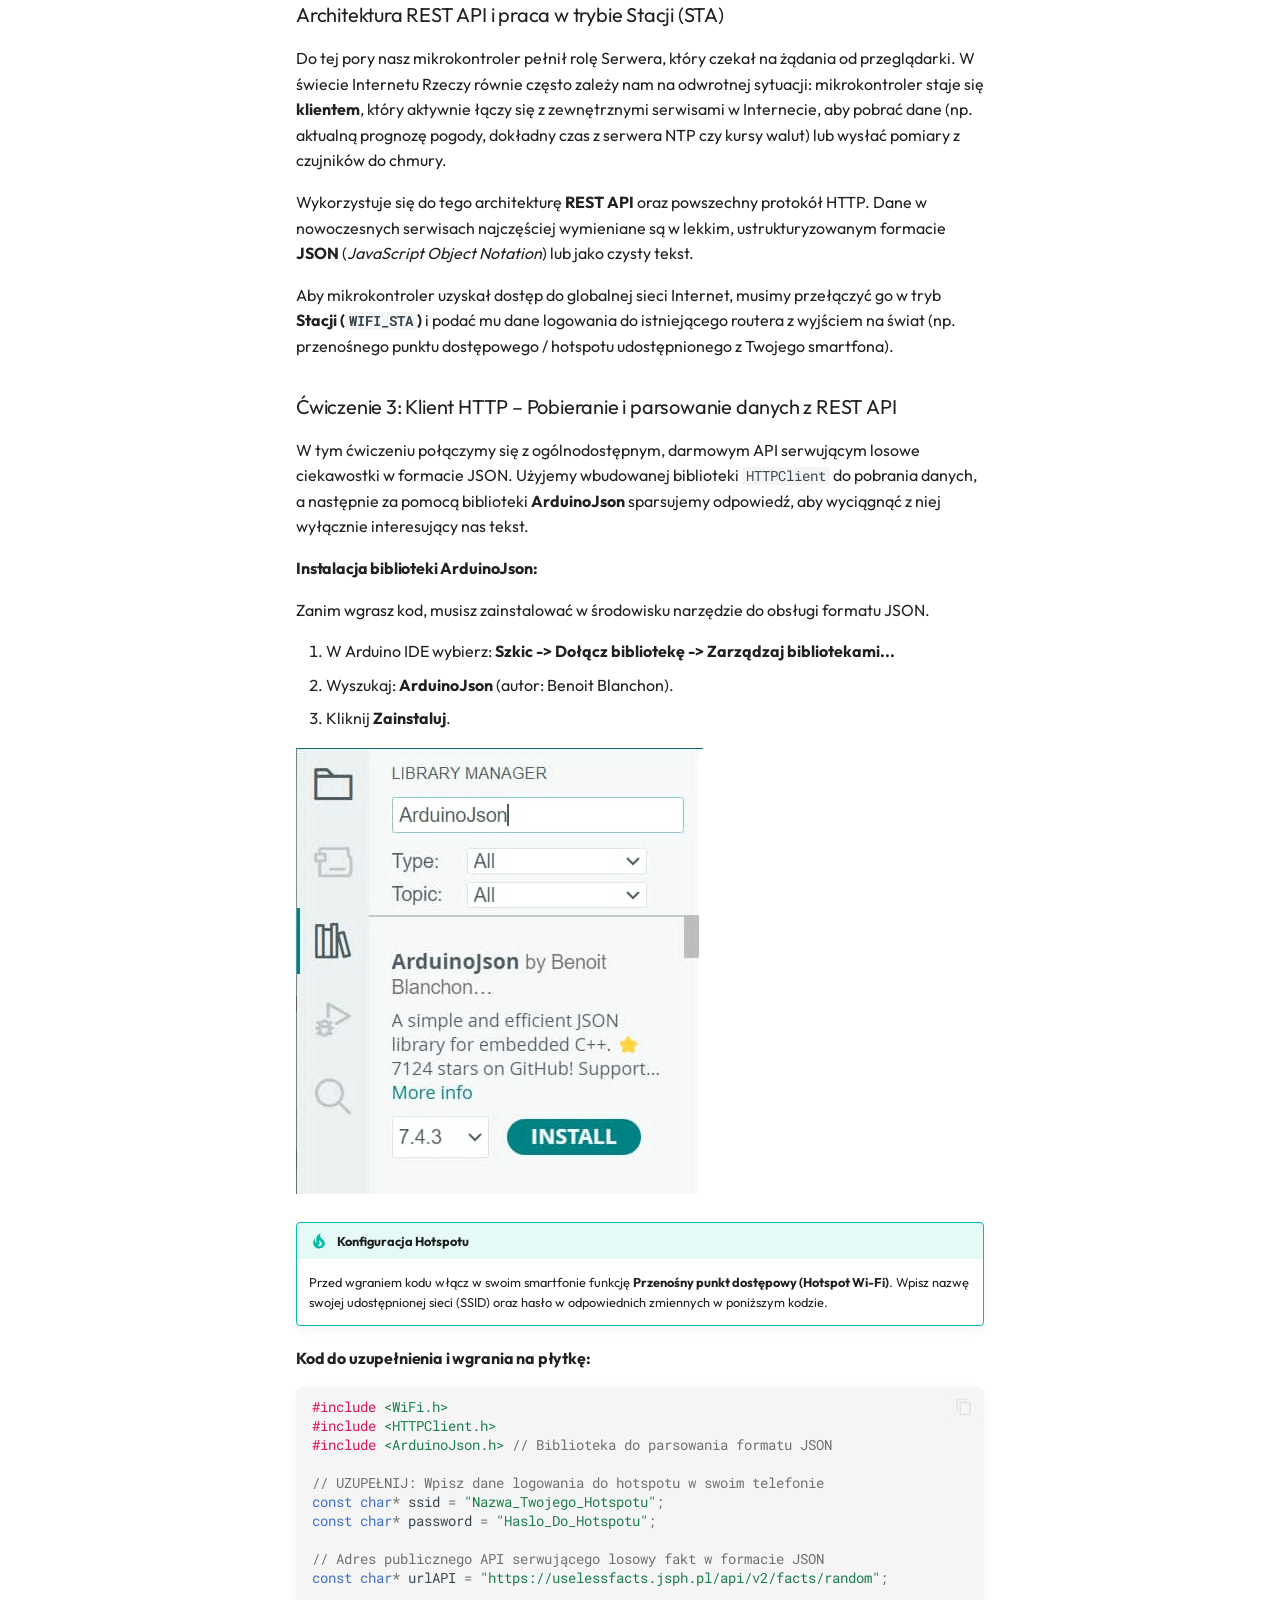
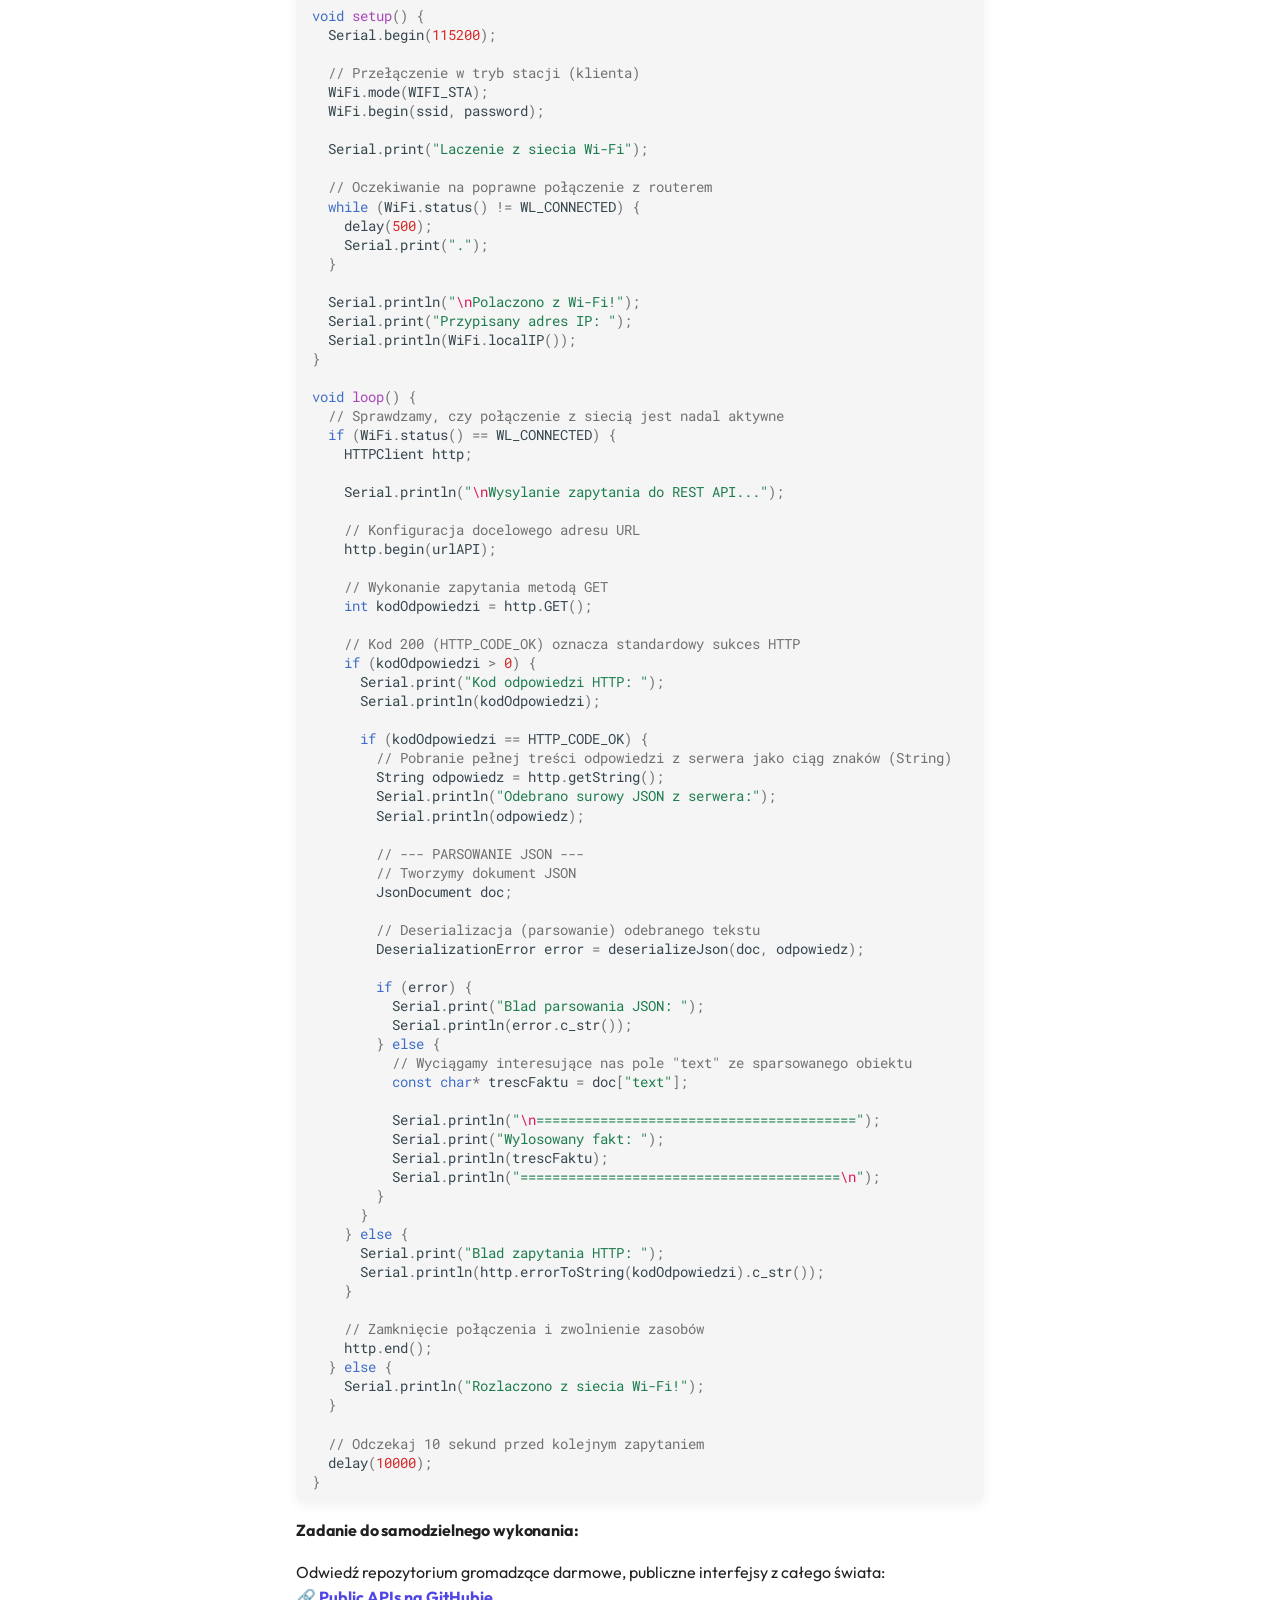
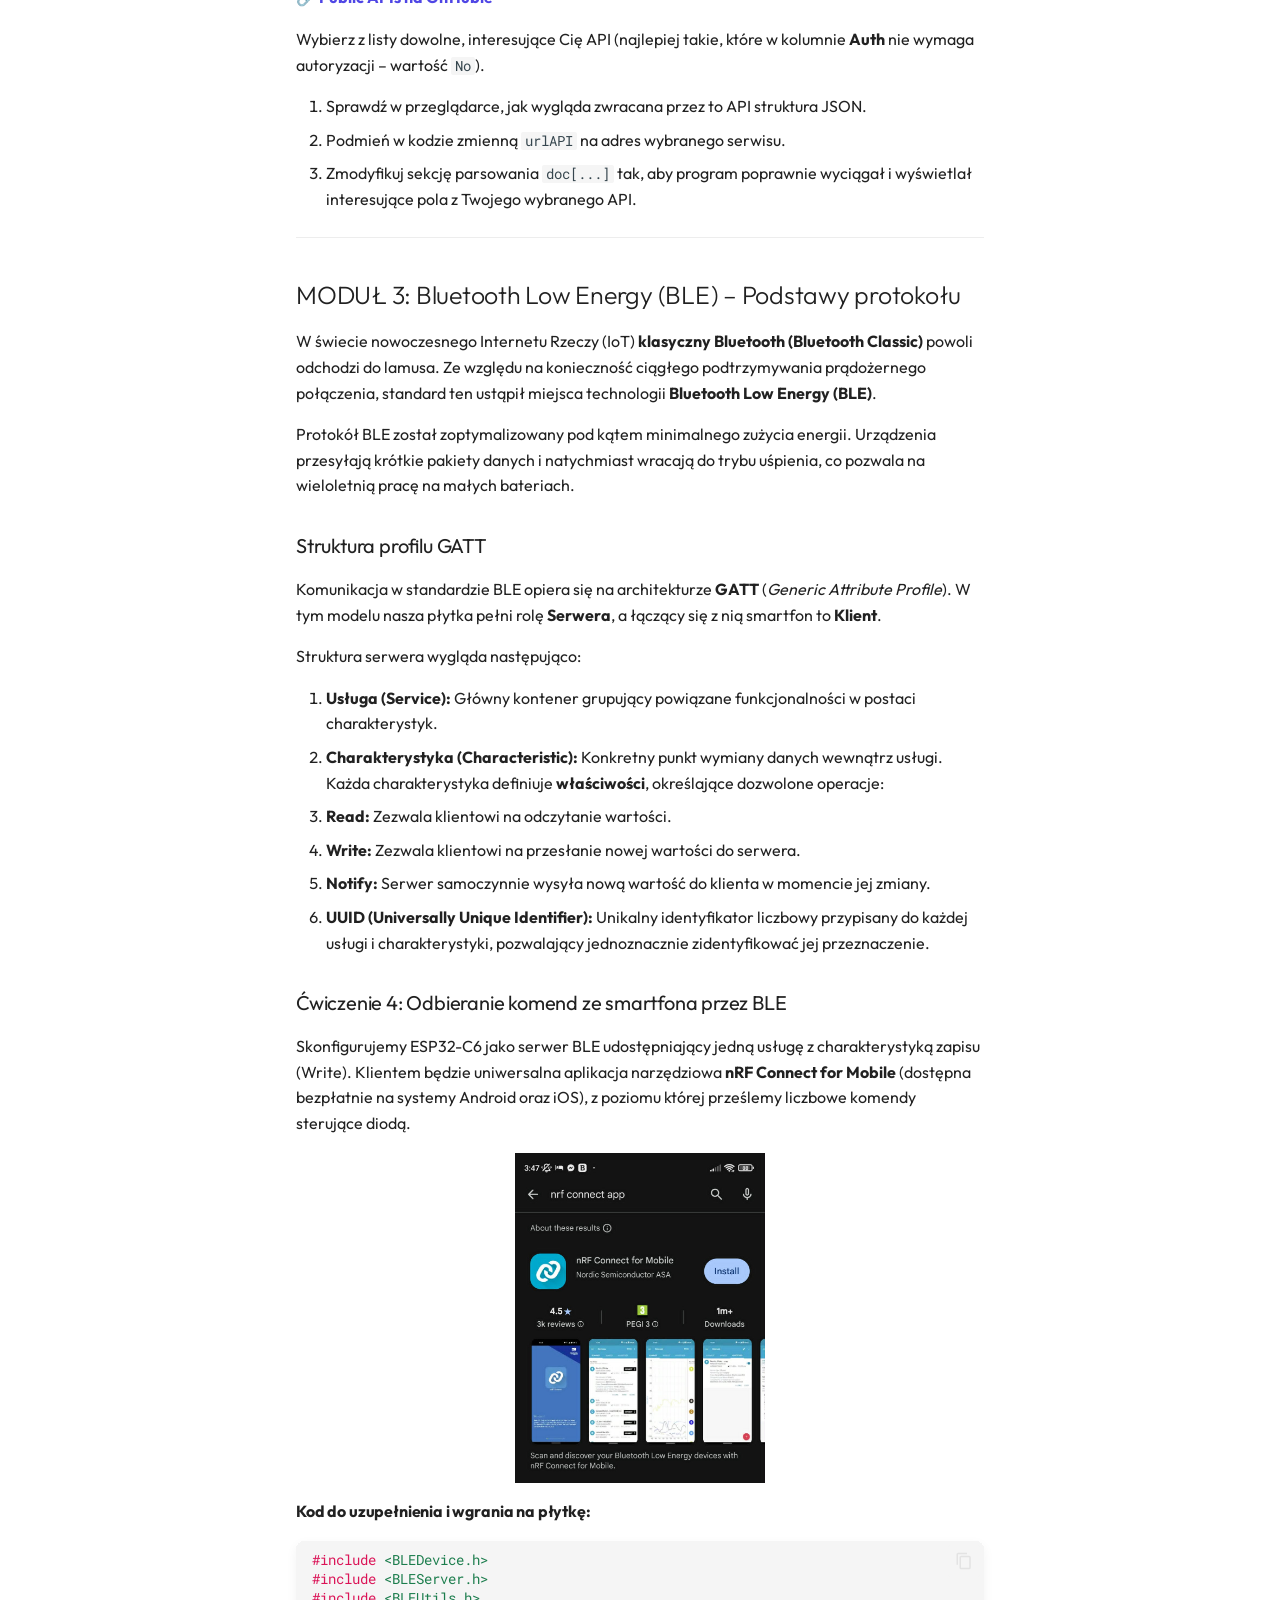
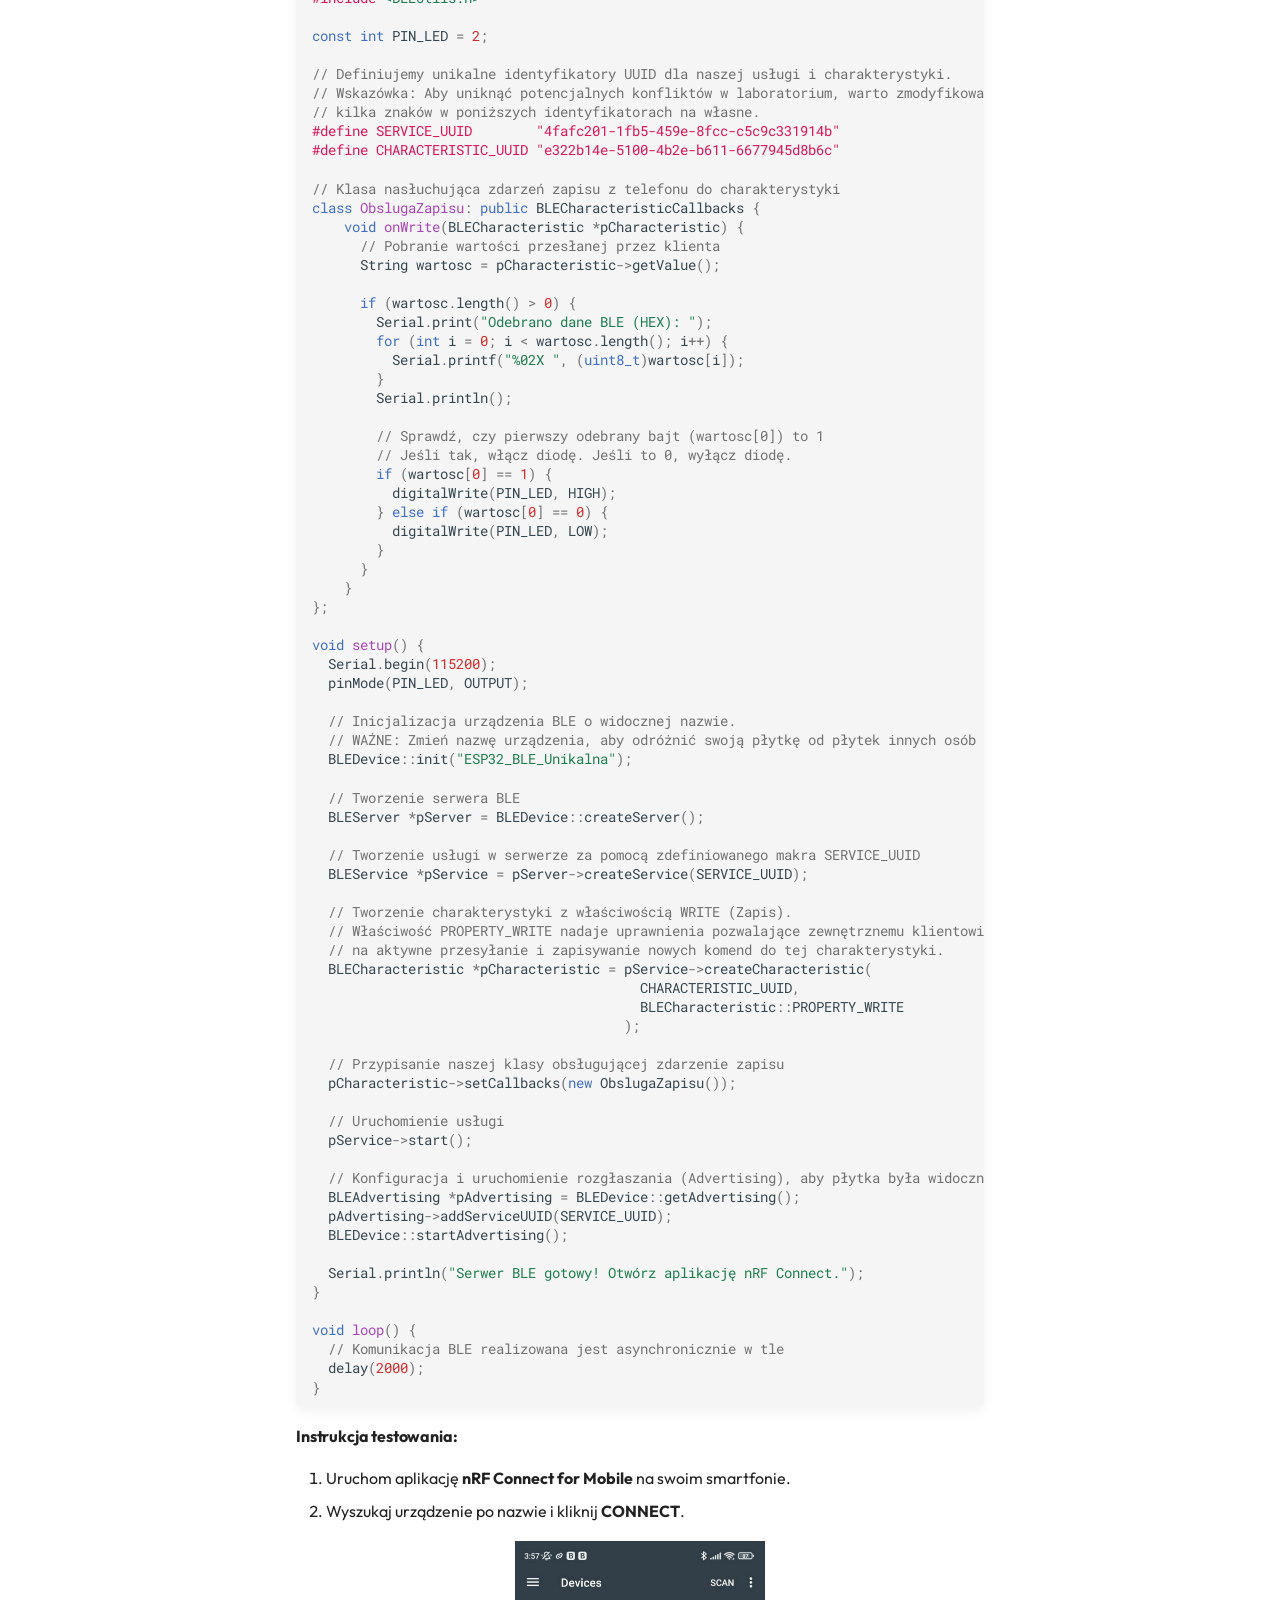
<file: zaawansowane/index.html>
<!doctype html>
<html lang="pl" class="no-js">
  <head>
    
      <meta charset="utf-8">
      <meta name="viewport" content="width=device-width,initial-scale=1">
      
        <meta name="description" content="Profesjonalne materiały edukacyjne do układu ESP32-C6">
      
      
        <meta name="author" content="AGH-AIOTA">
      
      
      
        <link rel="prev" href="..">
      
      
      
        
      
      
      <link rel="icon" href="../assets/images/favicon.png">
      <meta name="generator" content="mkdocs-1.6.1, mkdocs-material-9.7.6">
    
    
      
        <title>Technologie Bezprzewodowe - Kurs Programowania Mikrokontrolerów</title>
      
    
    
      <link rel="stylesheet" href="../assets/stylesheets/main.484c7ddc.min.css">
      
        
        <link rel="stylesheet" href="../assets/stylesheets/palette.ab4e12ef.min.css">
      
      


    
    
      
    
    
      
        
        
        <link rel="preconnect" href="https://fonts.gstatic.com" crossorigin>
        <link rel="stylesheet" href="https://fonts.googleapis.com/css?family=Outfit:300,300i,400,400i,700,700i%7CRoboto+Mono:400,400i,700,700i&display=fallback">
        <style>:root{--md-text-font:"Outfit";--md-code-font:"Roboto Mono"}</style>
      
    
    
      <link rel="stylesheet" href="../stylesheets/custom.css">
    
    <script>__md_scope=new URL("..",location),__md_hash=e=>[...e].reduce(((e,_)=>(e<<5)-e+_.charCodeAt(0)),0),__md_get=(e,_=localStorage,t=__md_scope)=>JSON.parse(_.getItem(t.pathname+"."+e)),__md_set=(e,_,t=localStorage,a=__md_scope)=>{try{t.setItem(a.pathname+"."+e,JSON.stringify(_))}catch(e){}}</script>
    
      

    
    
  </head>
  
  
    
    
      
    
    
    
    
    <body dir="ltr" data-md-color-scheme="default" data-md-color-primary="custom" data-md-color-accent="deep-orange">
  
    
    <input class="md-toggle" data-md-toggle="drawer" type="checkbox" id="__drawer" autocomplete="off">
    <input class="md-toggle" data-md-toggle="search" type="checkbox" id="__search" autocomplete="off">
    <label class="md-overlay" for="__drawer"></label>
    <div data-md-component="skip">
      
        
        <a href="#technologie-bezprzewodowe-esp-now-wi-fi-oraz-ble" class="md-skip">
          Przejdź do treści
        </a>
      
    </div>
    <div data-md-component="announce">
      
    </div>
    
    
      

<header class="md-header" data-md-component="header">
  <nav class="md-header__inner md-grid" aria-label="Nagłówek">
    <a href=".." title="Kurs Programowania Mikrokontrolerów" class="md-header__button md-logo" aria-label="Kurs Programowania Mikrokontrolerów" data-md-component="logo">
      
  
  <svg xmlns="http://www.w3.org/2000/svg" viewBox="0 0 24 24"><path d="M12 8a3 3 0 0 0 3-3 3 3 0 0 0-3-3 3 3 0 0 0-3 3 3 3 0 0 0 3 3m0 3.54C9.64 9.35 6.5 8 3 8v11c3.5 0 6.64 1.35 9 3.54 2.36-2.19 5.5-3.54 9-3.54V8c-3.5 0-6.64 1.35-9 3.54"/></svg>

    </a>
    <label class="md-header__button md-icon" for="__drawer">
      
      <svg xmlns="http://www.w3.org/2000/svg" viewBox="0 0 24 24"><path d="M3 6h18v2H3zm0 5h18v2H3zm0 5h18v2H3z"/></svg>
    </label>
    <div class="md-header__title" data-md-component="header-title">
      <div class="md-header__ellipsis">
        <div class="md-header__topic">
          <span class="md-ellipsis">
            Kurs Programowania Mikrokontrolerów
          </span>
        </div>
        <div class="md-header__topic" data-md-component="header-topic">
          <span class="md-ellipsis">
            
              Technologie Bezprzewodowe
            
          </span>
        </div>
      </div>
    </div>
    
      
        <form class="md-header__option" data-md-component="palette">
  
    
    
    
    <input class="md-option" data-md-color-media="(prefers-color-scheme: light)" data-md-color-scheme="default" data-md-color-primary="custom" data-md-color-accent="deep-orange"  aria-label="Przełącz na tryb ciemny"  type="radio" name="__palette" id="__palette_0">
    
      <label class="md-header__button md-icon" title="Przełącz na tryb ciemny" for="__palette_1" hidden>
        <svg xmlns="http://www.w3.org/2000/svg" viewBox="0 0 24 24"><path d="M12 8a4 4 0 0 0-4 4 4 4 0 0 0 4 4 4 4 0 0 0 4-4 4 4 0 0 0-4-4m0 10a6 6 0 0 1-6-6 6 6 0 0 1 6-6 6 6 0 0 1 6 6 6 6 0 0 1-6 6m8-9.31V4h-4.69L12 .69 8.69 4H4v4.69L.69 12 4 15.31V20h4.69L12 23.31 15.31 20H20v-4.69L23.31 12z"/></svg>
      </label>
    
  
    
    
    
    <input class="md-option" data-md-color-media="(prefers-color-scheme: dark)" data-md-color-scheme="slate" data-md-color-primary="custom" data-md-color-accent="deep-orange"  aria-label="Przełącz na tryb jasny"  type="radio" name="__palette" id="__palette_1">
    
      <label class="md-header__button md-icon" title="Przełącz na tryb jasny" for="__palette_0" hidden>
        <svg xmlns="http://www.w3.org/2000/svg" viewBox="0 0 24 24"><path d="M12 18c-.89 0-1.74-.2-2.5-.55C11.56 16.5 13 14.42 13 12s-1.44-4.5-3.5-5.45C10.26 6.2 11.11 6 12 6a6 6 0 0 1 6 6 6 6 0 0 1-6 6m8-9.31V4h-4.69L12 .69 8.69 4H4v4.69L.69 12 4 15.31V20h4.69L12 23.31 15.31 20H20v-4.69L23.31 12z"/></svg>
      </label>
    
  
</form>
      
    
    
      <script>var palette=__md_get("__palette");if(palette&&palette.color){if("(prefers-color-scheme)"===palette.color.media){var media=matchMedia("(prefers-color-scheme: light)"),input=document.querySelector(media.matches?"[data-md-color-media='(prefers-color-scheme: light)']":"[data-md-color-media='(prefers-color-scheme: dark)']");palette.color.media=input.getAttribute("data-md-color-media"),palette.color.scheme=input.getAttribute("data-md-color-scheme"),palette.color.primary=input.getAttribute("data-md-color-primary"),palette.color.accent=input.getAttribute("data-md-color-accent")}for(var[key,value]of Object.entries(palette.color))document.body.setAttribute("data-md-color-"+key,value)}</script>
    
    
    
      
      
        <label class="md-header__button md-icon" for="__search">
          
          <svg xmlns="http://www.w3.org/2000/svg" viewBox="0 0 24 24"><path d="M9.5 3A6.5 6.5 0 0 1 16 9.5c0 1.61-.59 3.09-1.56 4.23l.27.27h.79l5 5-1.5 1.5-5-5v-.79l-.27-.27A6.52 6.52 0 0 1 9.5 16 6.5 6.5 0 0 1 3 9.5 6.5 6.5 0 0 1 9.5 3m0 2C7 5 5 7 5 9.5S7 14 9.5 14 14 12 14 9.5 12 5 9.5 5"/></svg>
        </label>
        <div class="md-search" data-md-component="search" role="dialog">
  <label class="md-search__overlay" for="__search"></label>
  <div class="md-search__inner" role="search">
    <form class="md-search__form" name="search">
      <input type="text" class="md-search__input" name="query" aria-label="Szukaj" placeholder="Szukaj" autocapitalize="off" autocorrect="off" autocomplete="off" spellcheck="false" data-md-component="search-query" required>
      <label class="md-search__icon md-icon" for="__search">
        
        <svg xmlns="http://www.w3.org/2000/svg" viewBox="0 0 24 24"><path d="M9.5 3A6.5 6.5 0 0 1 16 9.5c0 1.61-.59 3.09-1.56 4.23l.27.27h.79l5 5-1.5 1.5-5-5v-.79l-.27-.27A6.52 6.52 0 0 1 9.5 16 6.5 6.5 0 0 1 3 9.5 6.5 6.5 0 0 1 9.5 3m0 2C7 5 5 7 5 9.5S7 14 9.5 14 14 12 14 9.5 12 5 9.5 5"/></svg>
        
        <svg xmlns="http://www.w3.org/2000/svg" viewBox="0 0 24 24"><path d="M20 11v2H8l5.5 5.5-1.42 1.42L4.16 12l7.92-7.92L13.5 5.5 8 11z"/></svg>
      </label>
      <nav class="md-search__options" aria-label="Szukaj">
        
        <button type="reset" class="md-search__icon md-icon" title="Wyczyść" aria-label="Wyczyść" tabindex="-1">
          
          <svg xmlns="http://www.w3.org/2000/svg" viewBox="0 0 24 24"><path d="M19 6.41 17.59 5 12 10.59 6.41 5 5 6.41 10.59 12 5 17.59 6.41 19 12 13.41 17.59 19 19 17.59 13.41 12z"/></svg>
        </button>
      </nav>
      
    </form>
    <div class="md-search__output">
      <div class="md-search__scrollwrap" tabindex="0" data-md-scrollfix>
        <div class="md-search-result" data-md-component="search-result">
          <div class="md-search-result__meta">
            Inicjowanie wyszukiwania
          </div>
          <ol class="md-search-result__list" role="presentation"></ol>
        </div>
      </div>
    </div>
  </div>
</div>
      
    
    
  </nav>
  
</header>
    
    <div class="md-container" data-md-component="container">
      
      
        
          
            
<nav class="md-tabs" aria-label="Zakładki" data-md-component="tabs">
  <div class="md-grid">
    <ul class="md-tabs__list">
      
        
  
  
  
  
    <li class="md-tabs__item">
      <a href=".." class="md-tabs__link">
        
  
  
    
  
  Moduły Podstawowe

      </a>
    </li>
  

      
        
  
  
  
    
  
  
    <li class="md-tabs__item md-tabs__item--active">
      <a href="./" class="md-tabs__link">
        
  
  
    
  
  Technologie Bezprzewodowe

      </a>
    </li>
  

      
    </ul>
  </div>
</nav>
          
        
      
      <main class="md-main" data-md-component="main">
        <div class="md-main__inner md-grid">
          
            
              
              <div class="md-sidebar md-sidebar--primary" data-md-component="sidebar" data-md-type="navigation" >
                <div class="md-sidebar__scrollwrap">
                  <div class="md-sidebar__inner">
                    


  


<nav class="md-nav md-nav--primary md-nav--lifted" aria-label="Nawigacja" data-md-level="0">
  <label class="md-nav__title" for="__drawer">
    <a href=".." title="Kurs Programowania Mikrokontrolerów" class="md-nav__button md-logo" aria-label="Kurs Programowania Mikrokontrolerów" data-md-component="logo">
      
  
  <svg xmlns="http://www.w3.org/2000/svg" viewBox="0 0 24 24"><path d="M12 8a3 3 0 0 0 3-3 3 3 0 0 0-3-3 3 3 0 0 0-3 3 3 3 0 0 0 3 3m0 3.54C9.64 9.35 6.5 8 3 8v11c3.5 0 6.64 1.35 9 3.54 2.36-2.19 5.5-3.54 9-3.54V8c-3.5 0-6.64 1.35-9 3.54"/></svg>

    </a>
    Kurs Programowania Mikrokontrolerów
  </label>
  
  <ul class="md-nav__list" data-md-scrollfix>
    
      
      
  
  
  
  
    <li class="md-nav__item">
      <a href=".." class="md-nav__link">
        
  
  
  <span class="md-ellipsis">
    
  
    Moduły Podstawowe
  

    
  </span>
  
  

      </a>
    </li>
  

    
      
      
  
  
    
  
  
  
    <li class="md-nav__item md-nav__item--active">
      
      <input class="md-nav__toggle md-toggle" type="checkbox" id="__toc">
      
      
        
      
      
        <label class="md-nav__link md-nav__link--active" for="__toc">
          
  
  
  <span class="md-ellipsis">
    
  
    Technologie Bezprzewodowe
  

    
  </span>
  
  

          <span class="md-nav__icon md-icon"></span>
        </label>
      
      <a href="./" class="md-nav__link md-nav__link--active">
        
  
  
  <span class="md-ellipsis">
    
  
    Technologie Bezprzewodowe
  

    
  </span>
  
  

      </a>
      
        

<nav class="md-nav md-nav--secondary" aria-label="Spis treści">
  
  
  
    
  
  
    <label class="md-nav__title" for="__toc">
      <span class="md-nav__icon md-icon"></span>
      Spis treści
    </label>
    <ul class="md-nav__list" data-md-component="toc" data-md-scrollfix>
      
        <li class="md-nav__item">
  <a href="#modu-1-komunikacja-bezposrednia-esp-now" class="md-nav__link">
    <span class="md-ellipsis">
      
        MODUŁ 1: Komunikacja bezpośrednia ESP-NOW
      
    </span>
  </a>
  
    <nav class="md-nav" aria-label="MODUŁ 1: Komunikacja bezpośrednia ESP-NOW">
      <ul class="md-nav__list">
        
          <li class="md-nav__item">
  <a href="#cwiczenie-1-bezprzewodowa-wymiana-danych-przez-esp-now" class="md-nav__link">
    <span class="md-ellipsis">
      
        Ćwiczenie 1: Bezprzewodowa wymiana danych przez ESP-NOW
      
    </span>
  </a>
  
    <nav class="md-nav" aria-label="Ćwiczenie 1: Bezprzewodowa wymiana danych przez ESP-NOW">
      <ul class="md-nav__list">
        
          <li class="md-nav__item">
  <a href="#czym-jest-esp-now" class="md-nav__link">
    <span class="md-ellipsis">
      
        Czym jest ESP-NOW?
      
    </span>
  </a>
  
</li>
        
          <li class="md-nav__item">
  <a href="#krok-1-jak-odczytac-adres-mac-odbiornika" class="md-nav__link">
    <span class="md-ellipsis">
      
        Krok 1: Jak odczytać adres MAC odbiornika?
      
    </span>
  </a>
  
</li>
        
          <li class="md-nav__item">
  <a href="#krok-2-struktura-danych-c-struct" class="md-nav__link">
    <span class="md-ellipsis">
      
        Krok 2: Struktura danych (C-struct)
      
    </span>
  </a>
  
</li>
        
          <li class="md-nav__item">
  <a href="#krok-3-kod-nadajnika-pytka-a" class="md-nav__link">
    <span class="md-ellipsis">
      
        Krok 3: Kod Nadajnika (Płytka A)
      
    </span>
  </a>
  
</li>
        
          <li class="md-nav__item">
  <a href="#krok-4-kod-odbiornika-pytka-b" class="md-nav__link">
    <span class="md-ellipsis">
      
        Krok 4: Kod Odbiornika (Płytka B)
      
    </span>
  </a>
  
</li>
        
          <li class="md-nav__item">
  <a href="#zadanie-do-samodzielnego-wykonania-bezprzewodowy-kontroler-ruchu" class="md-nav__link">
    <span class="md-ellipsis">
      
        Zadanie do samodzielnego wykonania (Bezprzewodowy kontroler ruchu):
      
    </span>
  </a>
  
</li>
        
      </ul>
    </nav>
  
</li>
        
      </ul>
    </nav>
  
</li>
      
        <li class="md-nav__item">
  <a href="#modu-2-wi-fi-access-point-mdns-i-klient-http-rest-api" class="md-nav__link">
    <span class="md-ellipsis">
      
        MODUŁ 2: Wi-Fi – Access Point, mDNS i Klient HTTP (REST API)
      
    </span>
  </a>
  
    <nav class="md-nav" aria-label="MODUŁ 2: Wi-Fi – Access Point, mDNS i Klient HTTP (REST API)">
      <ul class="md-nav__list">
        
          <li class="md-nav__item">
  <a href="#czym-jest-usuga-dns-i-protoko-mdns" class="md-nav__link">
    <span class="md-ellipsis">
      
        Czym jest usługa DNS i protokół mDNS?
      
    </span>
  </a>
  
</li>
        
          <li class="md-nav__item">
  <a href="#serwowanie-strony-www-z-poziomu-kodu-c" class="md-nav__link">
    <span class="md-ellipsis">
      
        Serwowanie strony WWW z poziomu kodu C++
      
    </span>
  </a>
  
</li>
        
          <li class="md-nav__item">
  <a href="#cwiczenie-2-bezprzewodowy-wacznik-diody-z-obsuga-mdns" class="md-nav__link">
    <span class="md-ellipsis">
      
        Ćwiczenie 2: Bezprzewodowy włącznik diody z obsługą mDNS
      
    </span>
  </a>
  
    <nav class="md-nav" aria-label="Ćwiczenie 2: Bezprzewodowy włącznik diody z obsługą mDNS">
      <ul class="md-nav__list">
        
          <li class="md-nav__item">
  <a href="#uzupenij-kod-i-wgraj-na-pytke" class="md-nav__link">
    <span class="md-ellipsis">
      
        Uzupełnij kod i wgraj na płytkę:
      
    </span>
  </a>
  
</li>
        
          <li class="md-nav__item">
  <a href="#zadanie-do-samodzielnego-wykonania" class="md-nav__link">
    <span class="md-ellipsis">
      
        Zadanie do samodzielnego wykonania:
      
    </span>
  </a>
  
</li>
        
      </ul>
    </nav>
  
</li>
        
          <li class="md-nav__item">
  <a href="#architektura-rest-api-i-praca-w-trybie-stacji-sta" class="md-nav__link">
    <span class="md-ellipsis">
      
        Architektura REST API i praca w trybie Stacji (STA)
      
    </span>
  </a>
  
</li>
        
          <li class="md-nav__item">
  <a href="#cwiczenie-3-klient-http-pobieranie-i-parsowanie-danych-z-rest-api" class="md-nav__link">
    <span class="md-ellipsis">
      
        Ćwiczenie 3: Klient HTTP – Pobieranie i parsowanie danych z REST API
      
    </span>
  </a>
  
    <nav class="md-nav" aria-label="Ćwiczenie 3: Klient HTTP – Pobieranie i parsowanie danych z REST API">
      <ul class="md-nav__list">
        
          <li class="md-nav__item">
  <a href="#instalacja-biblioteki-arduinojson" class="md-nav__link">
    <span class="md-ellipsis">
      
        Instalacja biblioteki ArduinoJson:
      
    </span>
  </a>
  
</li>
        
          <li class="md-nav__item">
  <a href="#kod-do-uzupenienia-i-wgrania-na-pytke" class="md-nav__link">
    <span class="md-ellipsis">
      
        Kod do uzupełnienia i wgrania na płytkę:
      
    </span>
  </a>
  
</li>
        
          <li class="md-nav__item">
  <a href="#zadanie-do-samodzielnego-wykonania_1" class="md-nav__link">
    <span class="md-ellipsis">
      
        Zadanie do samodzielnego wykonania:
      
    </span>
  </a>
  
</li>
        
      </ul>
    </nav>
  
</li>
        
      </ul>
    </nav>
  
</li>
      
        <li class="md-nav__item">
  <a href="#modu-3-bluetooth-low-energy-ble-podstawy-protokou" class="md-nav__link">
    <span class="md-ellipsis">
      
        MODUŁ 3: Bluetooth Low Energy (BLE) – Podstawy protokołu
      
    </span>
  </a>
  
    <nav class="md-nav" aria-label="MODUŁ 3: Bluetooth Low Energy (BLE) – Podstawy protokołu">
      <ul class="md-nav__list">
        
          <li class="md-nav__item">
  <a href="#struktura-profilu-gatt" class="md-nav__link">
    <span class="md-ellipsis">
      
        Struktura profilu GATT
      
    </span>
  </a>
  
</li>
        
          <li class="md-nav__item">
  <a href="#cwiczenie-4-odbieranie-komend-ze-smartfona-przez-ble" class="md-nav__link">
    <span class="md-ellipsis">
      
        Ćwiczenie 4: Odbieranie komend ze smartfona przez BLE
      
    </span>
  </a>
  
    <nav class="md-nav" aria-label="Ćwiczenie 4: Odbieranie komend ze smartfona przez BLE">
      <ul class="md-nav__list">
        
          <li class="md-nav__item">
  <a href="#kod-do-uzupenienia-i-wgrania-na-pytke_1" class="md-nav__link">
    <span class="md-ellipsis">
      
        Kod do uzupełnienia i wgrania na płytkę:
      
    </span>
  </a>
  
</li>
        
          <li class="md-nav__item">
  <a href="#instrukcja-testowania" class="md-nav__link">
    <span class="md-ellipsis">
      
        Instrukcja testowania:
      
    </span>
  </a>
  
</li>
        
          <li class="md-nav__item">
  <a href="#zadanie-do-samodzielnego-wykonania_2" class="md-nav__link">
    <span class="md-ellipsis">
      
        Zadanie do samodzielnego wykonania:
      
    </span>
  </a>
  
</li>
        
      </ul>
    </nav>
  
</li>
        
          <li class="md-nav__item">
  <a href="#wysanie-danych-w-czasie-rzeczywistym-powiadomienia-notify" class="md-nav__link">
    <span class="md-ellipsis">
      
        Wysłanie danych w czasie rzeczywistym – Powiadomienia (Notify)
      
    </span>
  </a>
  
</li>
        
          <li class="md-nav__item">
  <a href="#cwiczenie-5-przesyanie-odczytu-z-potencjometru-do-smartfona-notify" class="md-nav__link">
    <span class="md-ellipsis">
      
        Ćwiczenie 5: Przesyłanie odczytu z potencjometru do smartfona (Notify)
      
    </span>
  </a>
  
    <nav class="md-nav" aria-label="Ćwiczenie 5: Przesyłanie odczytu z potencjometru do smartfona (Notify)">
      <ul class="md-nav__list">
        
          <li class="md-nav__item">
  <a href="#uzupenij-kod-i-wgraj-na-pytke_1" class="md-nav__link">
    <span class="md-ellipsis">
      
        Uzupełnij kod i wgraj na płytkę:
      
    </span>
  </a>
  
</li>
        
          <li class="md-nav__item">
  <a href="#instrukcja-testowania_1" class="md-nav__link">
    <span class="md-ellipsis">
      
        Instrukcja testowania:
      
    </span>
  </a>
  
</li>
        
          <li class="md-nav__item">
  <a href="#zadanie-do-samodzielnego-wykonania_3" class="md-nav__link">
    <span class="md-ellipsis">
      
        Zadanie do samodzielnego wykonania:
      
    </span>
  </a>
  
</li>
        
      </ul>
    </nav>
  
</li>
        
      </ul>
    </nav>
  
</li>
      
    </ul>
  
</nav>
      
    </li>
  

    
  </ul>
</nav>
                  </div>
                </div>
              </div>
            
            
              
              <div class="md-sidebar md-sidebar--secondary" data-md-component="sidebar" data-md-type="toc" >
                <div class="md-sidebar__scrollwrap">
                  <div class="md-sidebar__inner">
                    

<nav class="md-nav md-nav--secondary" aria-label="Spis treści">
  
  
  
    
  
  
    <label class="md-nav__title" for="__toc">
      <span class="md-nav__icon md-icon"></span>
      Spis treści
    </label>
    <ul class="md-nav__list" data-md-component="toc" data-md-scrollfix>
      
        <li class="md-nav__item">
  <a href="#modu-1-komunikacja-bezposrednia-esp-now" class="md-nav__link">
    <span class="md-ellipsis">
      
        MODUŁ 1: Komunikacja bezpośrednia ESP-NOW
      
    </span>
  </a>
  
    <nav class="md-nav" aria-label="MODUŁ 1: Komunikacja bezpośrednia ESP-NOW">
      <ul class="md-nav__list">
        
          <li class="md-nav__item">
  <a href="#cwiczenie-1-bezprzewodowa-wymiana-danych-przez-esp-now" class="md-nav__link">
    <span class="md-ellipsis">
      
        Ćwiczenie 1: Bezprzewodowa wymiana danych przez ESP-NOW
      
    </span>
  </a>
  
    <nav class="md-nav" aria-label="Ćwiczenie 1: Bezprzewodowa wymiana danych przez ESP-NOW">
      <ul class="md-nav__list">
        
          <li class="md-nav__item">
  <a href="#czym-jest-esp-now" class="md-nav__link">
    <span class="md-ellipsis">
      
        Czym jest ESP-NOW?
      
    </span>
  </a>
  
</li>
        
          <li class="md-nav__item">
  <a href="#krok-1-jak-odczytac-adres-mac-odbiornika" class="md-nav__link">
    <span class="md-ellipsis">
      
        Krok 1: Jak odczytać adres MAC odbiornika?
      
    </span>
  </a>
  
</li>
        
          <li class="md-nav__item">
  <a href="#krok-2-struktura-danych-c-struct" class="md-nav__link">
    <span class="md-ellipsis">
      
        Krok 2: Struktura danych (C-struct)
      
    </span>
  </a>
  
</li>
        
          <li class="md-nav__item">
  <a href="#krok-3-kod-nadajnika-pytka-a" class="md-nav__link">
    <span class="md-ellipsis">
      
        Krok 3: Kod Nadajnika (Płytka A)
      
    </span>
  </a>
  
</li>
        
          <li class="md-nav__item">
  <a href="#krok-4-kod-odbiornika-pytka-b" class="md-nav__link">
    <span class="md-ellipsis">
      
        Krok 4: Kod Odbiornika (Płytka B)
      
    </span>
  </a>
  
</li>
        
          <li class="md-nav__item">
  <a href="#zadanie-do-samodzielnego-wykonania-bezprzewodowy-kontroler-ruchu" class="md-nav__link">
    <span class="md-ellipsis">
      
        Zadanie do samodzielnego wykonania (Bezprzewodowy kontroler ruchu):
      
    </span>
  </a>
  
</li>
        
      </ul>
    </nav>
  
</li>
        
      </ul>
    </nav>
  
</li>
      
        <li class="md-nav__item">
  <a href="#modu-2-wi-fi-access-point-mdns-i-klient-http-rest-api" class="md-nav__link">
    <span class="md-ellipsis">
      
        MODUŁ 2: Wi-Fi – Access Point, mDNS i Klient HTTP (REST API)
      
    </span>
  </a>
  
    <nav class="md-nav" aria-label="MODUŁ 2: Wi-Fi – Access Point, mDNS i Klient HTTP (REST API)">
      <ul class="md-nav__list">
        
          <li class="md-nav__item">
  <a href="#czym-jest-usuga-dns-i-protoko-mdns" class="md-nav__link">
    <span class="md-ellipsis">
      
        Czym jest usługa DNS i protokół mDNS?
      
    </span>
  </a>
  
</li>
        
          <li class="md-nav__item">
  <a href="#serwowanie-strony-www-z-poziomu-kodu-c" class="md-nav__link">
    <span class="md-ellipsis">
      
        Serwowanie strony WWW z poziomu kodu C++
      
    </span>
  </a>
  
</li>
        
          <li class="md-nav__item">
  <a href="#cwiczenie-2-bezprzewodowy-wacznik-diody-z-obsuga-mdns" class="md-nav__link">
    <span class="md-ellipsis">
      
        Ćwiczenie 2: Bezprzewodowy włącznik diody z obsługą mDNS
      
    </span>
  </a>
  
    <nav class="md-nav" aria-label="Ćwiczenie 2: Bezprzewodowy włącznik diody z obsługą mDNS">
      <ul class="md-nav__list">
        
          <li class="md-nav__item">
  <a href="#uzupenij-kod-i-wgraj-na-pytke" class="md-nav__link">
    <span class="md-ellipsis">
      
        Uzupełnij kod i wgraj na płytkę:
      
    </span>
  </a>
  
</li>
        
          <li class="md-nav__item">
  <a href="#zadanie-do-samodzielnego-wykonania" class="md-nav__link">
    <span class="md-ellipsis">
      
        Zadanie do samodzielnego wykonania:
      
    </span>
  </a>
  
</li>
        
      </ul>
    </nav>
  
</li>
        
          <li class="md-nav__item">
  <a href="#architektura-rest-api-i-praca-w-trybie-stacji-sta" class="md-nav__link">
    <span class="md-ellipsis">
      
        Architektura REST API i praca w trybie Stacji (STA)
      
    </span>
  </a>
  
</li>
        
          <li class="md-nav__item">
  <a href="#cwiczenie-3-klient-http-pobieranie-i-parsowanie-danych-z-rest-api" class="md-nav__link">
    <span class="md-ellipsis">
      
        Ćwiczenie 3: Klient HTTP – Pobieranie i parsowanie danych z REST API
      
    </span>
  </a>
  
    <nav class="md-nav" aria-label="Ćwiczenie 3: Klient HTTP – Pobieranie i parsowanie danych z REST API">
      <ul class="md-nav__list">
        
          <li class="md-nav__item">
  <a href="#instalacja-biblioteki-arduinojson" class="md-nav__link">
    <span class="md-ellipsis">
      
        Instalacja biblioteki ArduinoJson:
      
    </span>
  </a>
  
</li>
        
          <li class="md-nav__item">
  <a href="#kod-do-uzupenienia-i-wgrania-na-pytke" class="md-nav__link">
    <span class="md-ellipsis">
      
        Kod do uzupełnienia i wgrania na płytkę:
      
    </span>
  </a>
  
</li>
        
          <li class="md-nav__item">
  <a href="#zadanie-do-samodzielnego-wykonania_1" class="md-nav__link">
    <span class="md-ellipsis">
      
        Zadanie do samodzielnego wykonania:
      
    </span>
  </a>
  
</li>
        
      </ul>
    </nav>
  
</li>
        
      </ul>
    </nav>
  
</li>
      
        <li class="md-nav__item">
  <a href="#modu-3-bluetooth-low-energy-ble-podstawy-protokou" class="md-nav__link">
    <span class="md-ellipsis">
      
        MODUŁ 3: Bluetooth Low Energy (BLE) – Podstawy protokołu
      
    </span>
  </a>
  
    <nav class="md-nav" aria-label="MODUŁ 3: Bluetooth Low Energy (BLE) – Podstawy protokołu">
      <ul class="md-nav__list">
        
          <li class="md-nav__item">
  <a href="#struktura-profilu-gatt" class="md-nav__link">
    <span class="md-ellipsis">
      
        Struktura profilu GATT
      
    </span>
  </a>
  
</li>
        
          <li class="md-nav__item">
  <a href="#cwiczenie-4-odbieranie-komend-ze-smartfona-przez-ble" class="md-nav__link">
    <span class="md-ellipsis">
      
        Ćwiczenie 4: Odbieranie komend ze smartfona przez BLE
      
    </span>
  </a>
  
    <nav class="md-nav" aria-label="Ćwiczenie 4: Odbieranie komend ze smartfona przez BLE">
      <ul class="md-nav__list">
        
          <li class="md-nav__item">
  <a href="#kod-do-uzupenienia-i-wgrania-na-pytke_1" class="md-nav__link">
    <span class="md-ellipsis">
      
        Kod do uzupełnienia i wgrania na płytkę:
      
    </span>
  </a>
  
</li>
        
          <li class="md-nav__item">
  <a href="#instrukcja-testowania" class="md-nav__link">
    <span class="md-ellipsis">
      
        Instrukcja testowania:
      
    </span>
  </a>
  
</li>
        
          <li class="md-nav__item">
  <a href="#zadanie-do-samodzielnego-wykonania_2" class="md-nav__link">
    <span class="md-ellipsis">
      
        Zadanie do samodzielnego wykonania:
      
    </span>
  </a>
  
</li>
        
      </ul>
    </nav>
  
</li>
        
          <li class="md-nav__item">
  <a href="#wysanie-danych-w-czasie-rzeczywistym-powiadomienia-notify" class="md-nav__link">
    <span class="md-ellipsis">
      
        Wysłanie danych w czasie rzeczywistym – Powiadomienia (Notify)
      
    </span>
  </a>
  
</li>
        
          <li class="md-nav__item">
  <a href="#cwiczenie-5-przesyanie-odczytu-z-potencjometru-do-smartfona-notify" class="md-nav__link">
    <span class="md-ellipsis">
      
        Ćwiczenie 5: Przesyłanie odczytu z potencjometru do smartfona (Notify)
      
    </span>
  </a>
  
    <nav class="md-nav" aria-label="Ćwiczenie 5: Przesyłanie odczytu z potencjometru do smartfona (Notify)">
      <ul class="md-nav__list">
        
          <li class="md-nav__item">
  <a href="#uzupenij-kod-i-wgraj-na-pytke_1" class="md-nav__link">
    <span class="md-ellipsis">
      
        Uzupełnij kod i wgraj na płytkę:
      
    </span>
  </a>
  
</li>
        
          <li class="md-nav__item">
  <a href="#instrukcja-testowania_1" class="md-nav__link">
    <span class="md-ellipsis">
      
        Instrukcja testowania:
      
    </span>
  </a>
  
</li>
        
          <li class="md-nav__item">
  <a href="#zadanie-do-samodzielnego-wykonania_3" class="md-nav__link">
    <span class="md-ellipsis">
      
        Zadanie do samodzielnego wykonania:
      
    </span>
  </a>
  
</li>
        
      </ul>
    </nav>
  
</li>
        
      </ul>
    </nav>
  
</li>
      
    </ul>
  
</nav>
                  </div>
                </div>
              </div>
            
          
          
            <div class="md-content" data-md-component="content">
              
                



  


              
              <article class="md-content__inner md-typeset">
                
                  



<h1 id="technologie-bezprzewodowe-esp-now-wi-fi-oraz-ble">Technologie Bezprzewodowe: <br> ESP-NOW, Wi-Fi oraz BLE</h1>
<hr />
<p>Niniejsza sekcja została przygotowana z myślą o osobach, które opanowały już podstawy programowania mikrokontrolerów i chcą poznać techniki komunikacji bezprzewodowej w systemach wbudowanych (<em>embedded systems</em>). </p>
<p>Podczas realizacji poniższych modułów będziemy korzystać z naszej płytki edukacyjnej z układem <strong>ESP32-C6</strong>, który posiada bogate, wbudowane wsparcie dla standardów radiowych. Skupimy się na trzech technologiach: bezpośredniej komunikacji w protokole ESP-NOW, budowie interfejsów sieciowych i klientów REST API z użyciem Wi-Fi, oraz niskoenergetycznej komunikacji w standardzie Bluetooth Low Energy (BLE).</p>
<hr />
<h2 id="modu-1-komunikacja-bezposrednia-esp-now">MODUŁ 1: Komunikacja bezpośrednia ESP-NOW</h2>
<h3 id="cwiczenie-1-bezprzewodowa-wymiana-danych-przez-esp-now">Ćwiczenie 1: Bezprzewodowa wymiana danych przez ESP-NOW</h3>
<p>Gdy chcemy połączyć dwa mikrokontrolery bez użycia kabli (w przeciwieństwie do interfejsu UART z poprzednich zajęć) i bez pośrednictwa domowego routera Wi-Fi, z pomocą przychodzi autorski protokół firmy Espressif – <strong>ESP-NOW</strong>.</p>
<h4 id="czym-jest-esp-now">Czym jest ESP-NOW?</h4>
<p>ESP-NOW to protokół komunikacji bezpośredniej (peer-to-peer), który pozwala na błyskawiczne i energooszczędne przesyłanie krótkich pakietów danych (do 250 bajtów) pomiędzy układami z rodziny ESP. Działa to w oparciu o unikalne fizyczne adresy kart sieciowych – <strong>adresy MAC</strong>. Nie wymaga to logowania do żadnej lokalnej sieci Wi-Fi, dzięki czemu opóźnienia są minimalne, a połączenie jest niezwykle stabilne i szybkie w zestawieniu.</p>
<div class="admonition tip">
<p class="admonition-title">Klucz do komunikacji: Adres MAC</p>
<p>Każdy układ ESP32 posiada wbudowany, unikalny adres MAC (składający się z 6 bajtów, np. <code>24:DC:C3:A1:B2:C0</code>). Aby Płytka A mogła wysłać wiadomość do Płytki B, musi znać jej adres MAC!</p>
</div>
<h4 id="krok-1-jak-odczytac-adres-mac-odbiornika">Krok 1: Jak odczytać adres MAC odbiornika?</h4>
<p>Zanim przystąpisz do pisania głównego programu komunikacyjnego, musisz poznać adres MAC płytki, która będzie pełniła rolę Odbiornika. W tym celu wgraj na nią poniższy, krótki program pomocniczy:</p>
<div class="highlight"><pre><span></span><code><span id="__span-0-1"><a id="__codelineno-0-1" name="__codelineno-0-1" href="#__codelineno-0-1"></a><span class="cp">#include</span><span class="w"> </span><span class="cpf">&lt;WiFi.h&gt;</span>
</span><span id="__span-0-2"><a id="__codelineno-0-2" name="__codelineno-0-2" href="#__codelineno-0-2"></a>
</span><span id="__span-0-3"><a id="__codelineno-0-3" name="__codelineno-0-3" href="#__codelineno-0-3"></a><span class="kt">void</span><span class="w"> </span><span class="nf">setup</span><span class="p">()</span><span class="w"> </span><span class="p">{</span>
</span><span id="__span-0-4"><a id="__codelineno-0-4" name="__codelineno-0-4" href="#__codelineno-0-4"></a><span class="w">  </span><span class="n">Serial</span><span class="p">.</span><span class="n">begin</span><span class="p">(</span><span class="mi">115200</span><span class="p">);</span>
</span><span id="__span-0-5"><a id="__codelineno-0-5" name="__codelineno-0-5" href="#__codelineno-0-5"></a><span class="w">  </span><span class="c1">// Ustawienie modułu Wi-Fi w tryb stacji (STA)</span>
</span><span id="__span-0-6"><a id="__codelineno-0-6" name="__codelineno-0-6" href="#__codelineno-0-6"></a><span class="w">  </span><span class="n">WiFi</span><span class="p">.</span><span class="n">mode</span><span class="p">(</span><span class="n">WIFI_STA</span><span class="p">);</span>
</span><span id="__span-0-7"><a id="__codelineno-0-7" name="__codelineno-0-7" href="#__codelineno-0-7"></a>
</span><span id="__span-0-8"><a id="__codelineno-0-8" name="__codelineno-0-8" href="#__codelineno-0-8"></a><span class="w">  </span><span class="n">Serial</span><span class="p">.</span><span class="n">println</span><span class="p">(</span><span class="s">&quot;=== Informacje o urzadzeniu ===&quot;</span><span class="p">);</span>
</span><span id="__span-0-9"><a id="__codelineno-0-9" name="__codelineno-0-9" href="#__codelineno-0-9"></a><span class="w">  </span><span class="n">Serial</span><span class="p">.</span><span class="n">print</span><span class="p">(</span><span class="s">&quot;Adres MAC tej plytki: &quot;</span><span class="p">);</span>
</span><span id="__span-0-10"><a id="__codelineno-0-10" name="__codelineno-0-10" href="#__codelineno-0-10"></a><span class="w">  </span><span class="n">Serial</span><span class="p">.</span><span class="n">println</span><span class="p">(</span><span class="n">WiFi</span><span class="p">.</span><span class="n">macAddress</span><span class="p">());</span>
</span><span id="__span-0-11"><a id="__codelineno-0-11" name="__codelineno-0-11" href="#__codelineno-0-11"></a><span class="p">}</span>
</span><span id="__span-0-12"><a id="__codelineno-0-12" name="__codelineno-0-12" href="#__codelineno-0-12"></a>
</span><span id="__span-0-13"><a id="__codelineno-0-13" name="__codelineno-0-13" href="#__codelineno-0-13"></a><span class="kt">void</span><span class="w"> </span><span class="nf">loop</span><span class="p">()</span><span class="w"> </span><span class="p">{</span>
</span><span id="__span-0-14"><a id="__codelineno-0-14" name="__codelineno-0-14" href="#__codelineno-0-14"></a><span class="w">  </span><span class="c1">// Pętla pozostaje pusta</span>
</span><span id="__span-0-15"><a id="__codelineno-0-15" name="__codelineno-0-15" href="#__codelineno-0-15"></a><span class="p">}</span>
</span></code></pre></div>
<p><img alt="Zrzut ekranu z przykładowym adresem MAC" class="center" src="../MAC_address.png" /></p>
<div class="admonition tip">
<p class="admonition-title">Zapisz adres MAC!</p>
<p>Otwórz Monitor Szeregowy, skopiuj wyświetlony adres MAC i zapisz go sobie (np. w notatniku). Będzie on niezbędny do uzupełnienia kodu Nadajnika w kolejnym kroku.</p>
</div>
<hr />
<h4 id="krok-2-struktura-danych-c-struct">Krok 2: Struktura danych (C-struct)</h4>
<p>W protokole ESP-NOW najwygodniej przesyłać ustrukturyzowane pakiety danych zamiast pojedynczych, luźnych bajtów. Używamy do tego struktur (<code>struct</code>), które pozwalają spakować różne zmienne (np. liczby całkowite, zmiennoprzecinkowe lub tekst) w jedną spójną paczkę. </p>
<p>Zdefiniujmy wspólną strukturę, którą umieścimy w kodzie zarówno Nadajnika, jak i Odbiornika:</p>
<div class="highlight"><pre><span></span><code><span id="__span-1-1"><a id="__codelineno-1-1" name="__codelineno-1-1" href="#__codelineno-1-1"></a><span class="c1">// Struktura przesyłanej wiadomości</span>
</span><span id="__span-1-2"><a id="__codelineno-1-2" name="__codelineno-1-2" href="#__codelineno-1-2"></a><span class="k">typedef</span><span class="w"> </span><span class="k">struct</span><span class="w"> </span><span class="nc">struct_message</span><span class="w"> </span><span class="p">{</span>
</span><span id="__span-1-3"><a id="__codelineno-1-3" name="__codelineno-1-3" href="#__codelineno-1-3"></a><span class="w">  </span><span class="kt">char</span><span class="w"> </span><span class="n">polecenie</span><span class="p">[</span><span class="mi">10</span><span class="p">];</span><span class="w"> </span><span class="c1">// Tekstowe polecenie, np. &quot;MIGANIE&quot;</span>
</span><span id="__span-1-4"><a id="__codelineno-1-4" name="__codelineno-1-4" href="#__codelineno-1-4"></a><span class="w">  </span><span class="kt">int</span><span class="w"> </span><span class="n">wartosc</span><span class="p">;</span><span class="w">        </span><span class="c1">// Dowolna wartość liczbowa</span>
</span><span id="__span-1-5"><a id="__codelineno-1-5" name="__codelineno-1-5" href="#__codelineno-1-5"></a><span class="p">}</span><span class="w"> </span><span class="n">struct_message</span><span class="p">;</span>
</span><span id="__span-1-6"><a id="__codelineno-1-6" name="__codelineno-1-6" href="#__codelineno-1-6"></a>
</span><span id="__span-1-7"><a id="__codelineno-1-7" name="__codelineno-1-7" href="#__codelineno-1-7"></a><span class="c1">// Tworzymy zmienną &quot;dane&quot; o typie naszej struktury</span>
</span><span id="__span-1-8"><a id="__codelineno-1-8" name="__codelineno-1-8" href="#__codelineno-1-8"></a><span class="n">struct_message</span><span class="w"> </span><span class="n">dane</span><span class="p">;</span>
</span></code></pre></div>
<hr />
<h4 id="krok-3-kod-nadajnika-pytka-a">Krok 3: Kod Nadajnika (Płytka A)</h4>
<p>Poniższy kod konfiguruje ESP-NOW, rejestruje odbiornik (tzw. <em>peer</em>) za pomocą jego adresu MAC i cyklicznie wysyła pakiet danych.</p>
<p>Uzupełnij w kodzie adres MAC Odbiornika, który odczytałeś w Kroku 1 (zastępując przykładowe wartości <code>0xFF</code> odpowiednimi bajtami w formacie szesnastkowym z przedrostkiem <code>0x</code>):</p>
<div class="highlight"><pre><span></span><code><span id="__span-2-1"><a id="__codelineno-2-1" name="__codelineno-2-1" href="#__codelineno-2-1"></a><span class="cp">#include</span><span class="w"> </span><span class="cpf">&lt;esp_now.h&gt;</span>
</span><span id="__span-2-2"><a id="__codelineno-2-2" name="__codelineno-2-2" href="#__codelineno-2-2"></a><span class="cp">#include</span><span class="w"> </span><span class="cpf">&lt;WiFi.h&gt;</span>
</span><span id="__span-2-3"><a id="__codelineno-2-3" name="__codelineno-2-3" href="#__codelineno-2-3"></a>
</span><span id="__span-2-4"><a id="__codelineno-2-4" name="__codelineno-2-4" href="#__codelineno-2-4"></a><span class="c1">// UZUPEŁNIJ: Wpisz tutaj odczytany adres MAC Odbiornika (Płytki B)</span>
</span><span id="__span-2-5"><a id="__codelineno-2-5" name="__codelineno-2-5" href="#__codelineno-2-5"></a><span class="c1">// Pamiętaj o przedrostku 0x przed każdą wartością, np. {0x24, 0xDC, 0xC3, 0xA1, 0xB2, 0xC0}</span>
</span><span id="__span-2-6"><a id="__codelineno-2-6" name="__codelineno-2-6" href="#__codelineno-2-6"></a><span class="kt">uint8_t</span><span class="w"> </span><span class="n">adresOdbiornika</span><span class="p">[]</span><span class="w"> </span><span class="o">=</span><span class="w"> </span><span class="p">{</span><span class="mh">0xFF</span><span class="p">,</span><span class="w"> </span><span class="mh">0xFF</span><span class="p">,</span><span class="w"> </span><span class="mh">0xFF</span><span class="p">,</span><span class="w"> </span><span class="mh">0xFF</span><span class="p">,</span><span class="w"> </span><span class="mh">0xFF</span><span class="p">,</span><span class="w"> </span><span class="mh">0xFF</span><span class="p">};</span>
</span><span id="__span-2-7"><a id="__codelineno-2-7" name="__codelineno-2-7" href="#__codelineno-2-7"></a>
</span><span id="__span-2-8"><a id="__codelineno-2-8" name="__codelineno-2-8" href="#__codelineno-2-8"></a><span class="k">typedef</span><span class="w"> </span><span class="k">struct</span><span class="w"> </span><span class="nc">struct_message</span><span class="w"> </span><span class="p">{</span>
</span><span id="__span-2-9"><a id="__codelineno-2-9" name="__codelineno-2-9" href="#__codelineno-2-9"></a><span class="w">  </span><span class="kt">char</span><span class="w"> </span><span class="n">polecenie</span><span class="p">[</span><span class="mi">10</span><span class="p">];</span>
</span><span id="__span-2-10"><a id="__codelineno-2-10" name="__codelineno-2-10" href="#__codelineno-2-10"></a><span class="w">  </span><span class="kt">int</span><span class="w"> </span><span class="n">wartosc</span><span class="p">;</span>
</span><span id="__span-2-11"><a id="__codelineno-2-11" name="__codelineno-2-11" href="#__codelineno-2-11"></a><span class="p">}</span><span class="w"> </span><span class="n">struct_message</span><span class="p">;</span>
</span><span id="__span-2-12"><a id="__codelineno-2-12" name="__codelineno-2-12" href="#__codelineno-2-12"></a>
</span><span id="__span-2-13"><a id="__codelineno-2-13" name="__codelineno-2-13" href="#__codelineno-2-13"></a><span class="n">struct_message</span><span class="w"> </span><span class="n">wysylaneDane</span><span class="p">;</span>
</span><span id="__span-2-14"><a id="__codelineno-2-14" name="__codelineno-2-14" href="#__codelineno-2-14"></a>
</span><span id="__span-2-15"><a id="__codelineno-2-15" name="__codelineno-2-15" href="#__codelineno-2-15"></a><span class="c1">// Informacje o zarejestrowanym urządzeniu (peer)</span>
</span><span id="__span-2-16"><a id="__codelineno-2-16" name="__codelineno-2-16" href="#__codelineno-2-16"></a><span class="n">esp_now_peer_info_t</span><span class="w"> </span><span class="n">peerInfo</span><span class="p">;</span>
</span><span id="__span-2-17"><a id="__codelineno-2-17" name="__codelineno-2-17" href="#__codelineno-2-17"></a>
</span><span id="__span-2-18"><a id="__codelineno-2-18" name="__codelineno-2-18" href="#__codelineno-2-18"></a><span class="c1">// Funkcja wywoływana automatycznie po próbie wysłania wiadomości</span>
</span><span id="__span-2-19"><a id="__codelineno-2-19" name="__codelineno-2-19" href="#__codelineno-2-19"></a><span class="kt">void</span><span class="w"> </span><span class="nf">onDataSent</span><span class="p">(</span><span class="k">const</span><span class="w"> </span><span class="kt">uint8_t</span><span class="w"> </span><span class="o">*</span><span class="n">mac_addr</span><span class="p">,</span><span class="w"> </span><span class="n">esp_now_send_status_t</span><span class="w"> </span><span class="n">status</span><span class="p">)</span><span class="w"> </span><span class="p">{</span>
</span><span id="__span-2-20"><a id="__codelineno-2-20" name="__codelineno-2-20" href="#__codelineno-2-20"></a><span class="w">  </span><span class="n">Serial</span><span class="p">.</span><span class="n">print</span><span class="p">(</span><span class="s">&quot;Status ostatniej transmisji: &quot;</span><span class="p">);</span>
</span><span id="__span-2-21"><a id="__codelineno-2-21" name="__codelineno-2-21" href="#__codelineno-2-21"></a><span class="w">  </span><span class="n">Serial</span><span class="p">.</span><span class="n">println</span><span class="p">(</span><span class="n">status</span><span class="w"> </span><span class="o">==</span><span class="w"> </span><span class="n">ESP_NOW_SEND_SUCCESS</span><span class="w"> </span><span class="o">?</span><span class="w"> </span><span class="s">&quot;Sukces (Dostarczono)&quot;</span><span class="w"> </span><span class="o">:</span><span class="w"> </span><span class="s">&quot;Blad dostarczenia&quot;</span><span class="p">);</span>
</span><span id="__span-2-22"><a id="__codelineno-2-22" name="__codelineno-2-22" href="#__codelineno-2-22"></a><span class="p">}</span>
</span><span id="__span-2-23"><a id="__codelineno-2-23" name="__codelineno-2-23" href="#__codelineno-2-23"></a>
</span><span id="__span-2-24"><a id="__codelineno-2-24" name="__codelineno-2-24" href="#__codelineno-2-24"></a><span class="kt">void</span><span class="w"> </span><span class="nf">setup</span><span class="p">()</span><span class="w"> </span><span class="p">{</span>
</span><span id="__span-2-25"><a id="__codelineno-2-25" name="__codelineno-2-25" href="#__codelineno-2-25"></a><span class="w">  </span><span class="n">Serial</span><span class="p">.</span><span class="n">begin</span><span class="p">(</span><span class="mi">115200</span><span class="p">);</span>
</span><span id="__span-2-26"><a id="__codelineno-2-26" name="__codelineno-2-26" href="#__codelineno-2-26"></a><span class="w">  </span><span class="n">WiFi</span><span class="p">.</span><span class="n">mode</span><span class="p">(</span><span class="n">WIFI_STA</span><span class="p">);</span>
</span><span id="__span-2-27"><a id="__codelineno-2-27" name="__codelineno-2-27" href="#__codelineno-2-27"></a>
</span><span id="__span-2-28"><a id="__codelineno-2-28" name="__codelineno-2-28" href="#__codelineno-2-28"></a><span class="w">  </span><span class="c1">// Inicjalizacja protokołu ESP-NOW</span>
</span><span id="__span-2-29"><a id="__codelineno-2-29" name="__codelineno-2-29" href="#__codelineno-2-29"></a><span class="w">  </span><span class="k">if</span><span class="w"> </span><span class="p">(</span><span class="n">esp_now_init</span><span class="p">()</span><span class="w"> </span><span class="o">!=</span><span class="w"> </span><span class="n">ESP_OK</span><span class="p">)</span><span class="w"> </span><span class="p">{</span>
</span><span id="__span-2-30"><a id="__codelineno-2-30" name="__codelineno-2-30" href="#__codelineno-2-30"></a><span class="w">    </span><span class="n">Serial</span><span class="p">.</span><span class="n">println</span><span class="p">(</span><span class="s">&quot;Blad inicjalizacji ESP-NOW&quot;</span><span class="p">);</span>
</span><span id="__span-2-31"><a id="__codelineno-2-31" name="__codelineno-2-31" href="#__codelineno-2-31"></a><span class="w">    </span><span class="k">return</span><span class="p">;</span>
</span><span id="__span-2-32"><a id="__codelineno-2-32" name="__codelineno-2-32" href="#__codelineno-2-32"></a><span class="w">  </span><span class="p">}</span>
</span><span id="__span-2-33"><a id="__codelineno-2-33" name="__codelineno-2-33" href="#__codelineno-2-33"></a>
</span><span id="__span-2-34"><a id="__codelineno-2-34" name="__codelineno-2-34" href="#__codelineno-2-34"></a><span class="w">  </span><span class="c1">// Rejestracja funkcji wywoływanej po wysłaniu pakietu</span>
</span><span id="__span-2-35"><a id="__codelineno-2-35" name="__codelineno-2-35" href="#__codelineno-2-35"></a><span class="w">  </span><span class="n">esp_now_register_send_cb</span><span class="p">((</span><span class="n">esp_now_send_cb_t</span><span class="p">)</span><span class="n">onDataSent</span><span class="p">);</span>
</span><span id="__span-2-36"><a id="__codelineno-2-36" name="__codelineno-2-36" href="#__codelineno-2-36"></a>
</span><span id="__span-2-37"><a id="__codelineno-2-37" name="__codelineno-2-37" href="#__codelineno-2-37"></a><span class="w">  </span><span class="c1">// Konfiguracja i dodanie odbiornika (peera)</span>
</span><span id="__span-2-38"><a id="__codelineno-2-38" name="__codelineno-2-38" href="#__codelineno-2-38"></a><span class="w">  </span><span class="n">memcpy</span><span class="p">(</span><span class="n">peerInfo</span><span class="p">.</span><span class="n">peer_addr</span><span class="p">,</span><span class="w"> </span><span class="n">adresOdbiornika</span><span class="p">,</span><span class="w"> </span><span class="mi">6</span><span class="p">);</span>
</span><span id="__span-2-39"><a id="__codelineno-2-39" name="__codelineno-2-39" href="#__codelineno-2-39"></a><span class="w">  </span><span class="n">peerInfo</span><span class="p">.</span><span class="n">channel</span><span class="w"> </span><span class="o">=</span><span class="w"> </span><span class="mi">0</span><span class="p">;</span><span class="w">     </span><span class="c1">// Domyślny kanał Wi-Fi</span>
</span><span id="__span-2-40"><a id="__codelineno-2-40" name="__codelineno-2-40" href="#__codelineno-2-40"></a><span class="w">  </span><span class="n">peerInfo</span><span class="p">.</span><span class="n">encrypt</span><span class="w"> </span><span class="o">=</span><span class="w"> </span><span class="nb">false</span><span class="p">;</span><span class="w"> </span><span class="c1">// Brak szyfrowania w celach edukacyjnych</span>
</span><span id="__span-2-41"><a id="__codelineno-2-41" name="__codelineno-2-41" href="#__codelineno-2-41"></a>
</span><span id="__span-2-42"><a id="__codelineno-2-42" name="__codelineno-2-42" href="#__codelineno-2-42"></a><span class="w">  </span><span class="k">if</span><span class="w"> </span><span class="p">(</span><span class="n">esp_now_add_peer</span><span class="p">(</span><span class="o">&amp;</span><span class="n">peerInfo</span><span class="p">)</span><span class="w"> </span><span class="o">!=</span><span class="w"> </span><span class="n">ESP_OK</span><span class="p">)</span><span class="w"> </span><span class="p">{</span>
</span><span id="__span-2-43"><a id="__codelineno-2-43" name="__codelineno-2-43" href="#__codelineno-2-43"></a><span class="w">    </span><span class="n">Serial</span><span class="p">.</span><span class="n">println</span><span class="p">(</span><span class="s">&quot;Nie udalo sie dodac odbiornika&quot;</span><span class="p">);</span>
</span><span id="__span-2-44"><a id="__codelineno-2-44" name="__codelineno-2-44" href="#__codelineno-2-44"></a><span class="w">    </span><span class="k">return</span><span class="p">;</span>
</span><span id="__span-2-45"><a id="__codelineno-2-45" name="__codelineno-2-45" href="#__codelineno-2-45"></a><span class="w">  </span><span class="p">}</span>
</span><span id="__span-2-46"><a id="__codelineno-2-46" name="__codelineno-2-46" href="#__codelineno-2-46"></a><span class="p">}</span>
</span><span id="__span-2-47"><a id="__codelineno-2-47" name="__codelineno-2-47" href="#__codelineno-2-47"></a>
</span><span id="__span-2-48"><a id="__codelineno-2-48" name="__codelineno-2-48" href="#__codelineno-2-48"></a><span class="kt">void</span><span class="w"> </span><span class="nf">loop</span><span class="p">()</span><span class="w"> </span><span class="p">{</span>
</span><span id="__span-2-49"><a id="__codelineno-2-49" name="__codelineno-2-49" href="#__codelineno-2-49"></a><span class="w">  </span><span class="c1">// Przygotowanie danych do wysłania</span>
</span><span id="__span-2-50"><a id="__codelineno-2-50" name="__codelineno-2-50" href="#__codelineno-2-50"></a><span class="w">  </span><span class="n">strcpy</span><span class="p">(</span><span class="n">wysylaneDane</span><span class="p">.</span><span class="n">polecenie</span><span class="p">,</span><span class="w"> </span><span class="s">&quot;MIGANIE&quot;</span><span class="p">);</span>
</span><span id="__span-2-51"><a id="__codelineno-2-51" name="__codelineno-2-51" href="#__codelineno-2-51"></a><span class="w">  </span><span class="n">wysylaneDane</span><span class="p">.</span><span class="n">wartosc</span><span class="w"> </span><span class="o">=</span><span class="w"> </span><span class="n">random</span><span class="p">(</span><span class="mi">10</span><span class="p">,</span><span class="w"> </span><span class="mi">100</span><span class="p">);</span><span class="w"> </span><span class="c1">// Losowa wartość dla demonstracji</span>
</span><span id="__span-2-52"><a id="__codelineno-2-52" name="__codelineno-2-52" href="#__codelineno-2-52"></a>
</span><span id="__span-2-53"><a id="__codelineno-2-53" name="__codelineno-2-53" href="#__codelineno-2-53"></a><span class="w">  </span><span class="n">Serial</span><span class="p">.</span><span class="n">println</span><span class="p">(</span><span class="s">&quot;Wysylanie pakietu danych...&quot;</span><span class="p">);</span>
</span><span id="__span-2-54"><a id="__codelineno-2-54" name="__codelineno-2-54" href="#__codelineno-2-54"></a>
</span><span id="__span-2-55"><a id="__codelineno-2-55" name="__codelineno-2-55" href="#__codelineno-2-55"></a><span class="w">  </span><span class="c1">// Wysłanie pakietu przez ESP-NOW</span>
</span><span id="__span-2-56"><a id="__codelineno-2-56" name="__codelineno-2-56" href="#__codelineno-2-56"></a><span class="w">  </span><span class="n">esp_err_t</span><span class="w"> </span><span class="n">wynik</span><span class="w"> </span><span class="o">=</span><span class="w"> </span><span class="n">esp_now_send</span><span class="p">(</span><span class="n">adresOdbiornika</span><span class="p">,</span><span class="w"> </span><span class="p">(</span><span class="kt">uint8_t</span><span class="w"> </span><span class="o">*</span><span class="p">)</span><span class="w"> </span><span class="o">&amp;</span><span class="n">wysylaneDane</span><span class="p">,</span><span class="w"> </span><span class="k">sizeof</span><span class="p">(</span><span class="n">wysylaneDane</span><span class="p">));</span>
</span><span id="__span-2-57"><a id="__codelineno-2-57" name="__codelineno-2-57" href="#__codelineno-2-57"></a>
</span><span id="__span-2-58"><a id="__codelineno-2-58" name="__codelineno-2-58" href="#__codelineno-2-58"></a><span class="w">  </span><span class="k">if</span><span class="w"> </span><span class="p">(</span><span class="n">wynik</span><span class="w"> </span><span class="o">==</span><span class="w"> </span><span class="n">ESP_OK</span><span class="p">)</span><span class="w"> </span><span class="p">{</span>
</span><span id="__span-2-59"><a id="__codelineno-2-59" name="__codelineno-2-59" href="#__codelineno-2-59"></a><span class="w">    </span><span class="n">Serial</span><span class="p">.</span><span class="n">println</span><span class="p">(</span><span class="s">&quot;Wyslano polecenie do odbiornika!&quot;</span><span class="p">);</span>
</span><span id="__span-2-60"><a id="__codelineno-2-60" name="__codelineno-2-60" href="#__codelineno-2-60"></a><span class="w">  </span><span class="p">}</span><span class="w"> </span><span class="k">else</span><span class="w"> </span><span class="p">{</span>
</span><span id="__span-2-61"><a id="__codelineno-2-61" name="__codelineno-2-61" href="#__codelineno-2-61"></a><span class="w">    </span><span class="n">Serial</span><span class="p">.</span><span class="n">println</span><span class="p">(</span><span class="s">&quot;Blad podczas wysylania.&quot;</span><span class="p">);</span>
</span><span id="__span-2-62"><a id="__codelineno-2-62" name="__codelineno-2-62" href="#__codelineno-2-62"></a><span class="w">  </span><span class="p">}</span>
</span><span id="__span-2-63"><a id="__codelineno-2-63" name="__codelineno-2-63" href="#__codelineno-2-63"></a>
</span><span id="__span-2-64"><a id="__codelineno-2-64" name="__codelineno-2-64" href="#__codelineno-2-64"></a><span class="w">  </span><span class="n">delay</span><span class="p">(</span><span class="mi">2000</span><span class="p">);</span><span class="w"> </span><span class="c1">// Wysyłaj pakiet co 2 sekundy</span>
</span><span id="__span-2-65"><a id="__codelineno-2-65" name="__codelineno-2-65" href="#__codelineno-2-65"></a><span class="p">}</span>
</span></code></pre></div>
<hr />
<h4 id="krok-4-kod-odbiornika-pytka-b">Krok 4: Kod Odbiornika (Płytka B)</h4>
<p>Odbiornik stale nasłuchuje w tle nadchodzących pakietów. Gdy pojawi się nowa wiadomość, automatycznie wywoływana jest funkcja zwrotna (tzw. <em>callback</em>), która pozwala natychmiastowo przetworzyć odebrane dane.</p>
<div class="highlight"><pre><span></span><code><span id="__span-3-1"><a id="__codelineno-3-1" name="__codelineno-3-1" href="#__codelineno-3-1"></a><span class="cp">#include</span><span class="w"> </span><span class="cpf">&lt;esp_now.h&gt;</span>
</span><span id="__span-3-2"><a id="__codelineno-3-2" name="__codelineno-3-2" href="#__codelineno-3-2"></a><span class="cp">#include</span><span class="w"> </span><span class="cpf">&lt;WiFi.h&gt;</span>
</span><span id="__span-3-3"><a id="__codelineno-3-3" name="__codelineno-3-3" href="#__codelineno-3-3"></a>
</span><span id="__span-3-4"><a id="__codelineno-3-4" name="__codelineno-3-4" href="#__codelineno-3-4"></a><span class="k">const</span><span class="w"> </span><span class="kt">int</span><span class="w"> </span><span class="n">PIN_LED</span><span class="w"> </span><span class="o">=</span><span class="w"> </span><span class="mi">2</span><span class="p">;</span><span class="w"> </span><span class="c1">// Dioda D3 na naszej płytce</span>
</span><span id="__span-3-5"><a id="__codelineno-3-5" name="__codelineno-3-5" href="#__codelineno-3-5"></a>
</span><span id="__span-3-6"><a id="__codelineno-3-6" name="__codelineno-3-6" href="#__codelineno-3-6"></a><span class="k">typedef</span><span class="w"> </span><span class="k">struct</span><span class="w"> </span><span class="nc">struct_message</span><span class="w"> </span><span class="p">{</span>
</span><span id="__span-3-7"><a id="__codelineno-3-7" name="__codelineno-3-7" href="#__codelineno-3-7"></a><span class="w">  </span><span class="kt">char</span><span class="w"> </span><span class="n">polecenie</span><span class="p">[</span><span class="mi">10</span><span class="p">];</span>
</span><span id="__span-3-8"><a id="__codelineno-3-8" name="__codelineno-3-8" href="#__codelineno-3-8"></a><span class="w">  </span><span class="kt">int</span><span class="w"> </span><span class="n">wartosc</span><span class="p">;</span>
</span><span id="__span-3-9"><a id="__codelineno-3-9" name="__codelineno-3-9" href="#__codelineno-3-9"></a><span class="p">}</span><span class="w"> </span><span class="n">struct_message</span><span class="p">;</span>
</span><span id="__span-3-10"><a id="__codelineno-3-10" name="__codelineno-3-10" href="#__codelineno-3-10"></a>
</span><span id="__span-3-11"><a id="__codelineno-3-11" name="__codelineno-3-11" href="#__codelineno-3-11"></a><span class="n">struct_message</span><span class="w"> </span><span class="n">odebraneDane</span><span class="p">;</span>
</span><span id="__span-3-12"><a id="__codelineno-3-12" name="__codelineno-3-12" href="#__codelineno-3-12"></a>
</span><span id="__span-3-13"><a id="__codelineno-3-13" name="__codelineno-3-13" href="#__codelineno-3-13"></a><span class="c1">// Funkcja wywoływana automatycznie w momencie odebrania pakietu danych</span>
</span><span id="__span-3-14"><a id="__codelineno-3-14" name="__codelineno-3-14" href="#__codelineno-3-14"></a><span class="kt">void</span><span class="w"> </span><span class="nf">onDataRecv</span><span class="p">(</span><span class="k">const</span><span class="w"> </span><span class="n">esp_now_recv_info_t</span><span class="w"> </span><span class="o">*</span><span class="n">recv_info</span><span class="p">,</span><span class="w"> </span><span class="k">const</span><span class="w"> </span><span class="kt">uint8_t</span><span class="w"> </span><span class="o">*</span><span class="n">incomingData</span><span class="p">,</span><span class="w"> </span><span class="kt">int</span><span class="w"> </span><span class="n">len</span><span class="p">)</span><span class="w"> </span><span class="p">{</span>
</span><span id="__span-3-15"><a id="__codelineno-3-15" name="__codelineno-3-15" href="#__codelineno-3-15"></a><span class="w">  </span><span class="c1">// Kopiowanie surowych bajtów do naszej czytelnej struktury</span>
</span><span id="__span-3-16"><a id="__codelineno-3-16" name="__codelineno-3-16" href="#__codelineno-3-16"></a><span class="w">  </span><span class="n">memcpy</span><span class="p">(</span><span class="o">&amp;</span><span class="n">odebraneDane</span><span class="p">,</span><span class="w"> </span><span class="n">incomingData</span><span class="p">,</span><span class="w"> </span><span class="k">sizeof</span><span class="p">(</span><span class="n">odebraneDane</span><span class="p">));</span>
</span><span id="__span-3-17"><a id="__codelineno-3-17" name="__codelineno-3-17" href="#__codelineno-3-17"></a>
</span><span id="__span-3-18"><a id="__codelineno-3-18" name="__codelineno-3-18" href="#__codelineno-3-18"></a><span class="w">  </span><span class="n">Serial</span><span class="p">.</span><span class="n">print</span><span class="p">(</span><span class="s">&quot;Odebrano pakiet od adresu MAC: &quot;</span><span class="p">);</span>
</span><span id="__span-3-19"><a id="__codelineno-3-19" name="__codelineno-3-19" href="#__codelineno-3-19"></a><span class="w">  </span><span class="k">for</span><span class="w"> </span><span class="p">(</span><span class="kt">int</span><span class="w"> </span><span class="n">i</span><span class="w"> </span><span class="o">=</span><span class="w"> </span><span class="mi">0</span><span class="p">;</span><span class="w"> </span><span class="n">i</span><span class="w"> </span><span class="o">&lt;</span><span class="w"> </span><span class="mi">6</span><span class="p">;</span><span class="w"> </span><span class="n">i</span><span class="o">++</span><span class="p">)</span><span class="w"> </span><span class="p">{</span>
</span><span id="__span-3-20"><a id="__codelineno-3-20" name="__codelineno-3-20" href="#__codelineno-3-20"></a><span class="w">    </span><span class="n">Serial</span><span class="p">.</span><span class="n">printf</span><span class="p">(</span><span class="s">&quot;%02X&quot;</span><span class="p">,</span><span class="w"> </span><span class="n">recv_info</span><span class="o">-&gt;</span><span class="n">src_addr</span><span class="p">[</span><span class="n">i</span><span class="p">]);</span>
</span><span id="__span-3-21"><a id="__codelineno-3-21" name="__codelineno-3-21" href="#__codelineno-3-21"></a><span class="w">    </span><span class="k">if</span><span class="w"> </span><span class="p">(</span><span class="n">i</span><span class="w"> </span><span class="o">&lt;</span><span class="w"> </span><span class="mi">5</span><span class="p">)</span><span class="w"> </span><span class="n">Serial</span><span class="p">.</span><span class="n">print</span><span class="p">(</span><span class="s">&quot;:&quot;</span><span class="p">);</span>
</span><span id="__span-3-22"><a id="__codelineno-3-22" name="__codelineno-3-22" href="#__codelineno-3-22"></a><span class="w">  </span><span class="p">}</span>
</span><span id="__span-3-23"><a id="__codelineno-3-23" name="__codelineno-3-23" href="#__codelineno-3-23"></a><span class="w">  </span><span class="n">Serial</span><span class="p">.</span><span class="n">println</span><span class="p">();</span>
</span><span id="__span-3-24"><a id="__codelineno-3-24" name="__codelineno-3-24" href="#__codelineno-3-24"></a>
</span><span id="__span-3-25"><a id="__codelineno-3-25" name="__codelineno-3-25" href="#__codelineno-3-25"></a><span class="w">  </span><span class="n">Serial</span><span class="p">.</span><span class="n">print</span><span class="p">(</span><span class="s">&quot;Rozmiar danych: &quot;</span><span class="p">);</span>
</span><span id="__span-3-26"><a id="__codelineno-3-26" name="__codelineno-3-26" href="#__codelineno-3-26"></a><span class="w">  </span><span class="n">Serial</span><span class="p">.</span><span class="n">print</span><span class="p">(</span><span class="n">len</span><span class="p">);</span>
</span><span id="__span-3-27"><a id="__codelineno-3-27" name="__codelineno-3-27" href="#__codelineno-3-27"></a><span class="w">  </span><span class="n">Serial</span><span class="p">.</span><span class="n">println</span><span class="p">(</span><span class="s">&quot; bajtow&quot;</span><span class="p">);</span>
</span><span id="__span-3-28"><a id="__codelineno-3-28" name="__codelineno-3-28" href="#__codelineno-3-28"></a>
</span><span id="__span-3-29"><a id="__codelineno-3-29" name="__codelineno-3-29" href="#__codelineno-3-29"></a><span class="w">  </span><span class="n">Serial</span><span class="p">.</span><span class="n">print</span><span class="p">(</span><span class="s">&quot;Polecenie: &quot;</span><span class="p">);</span>
</span><span id="__span-3-30"><a id="__codelineno-3-30" name="__codelineno-3-30" href="#__codelineno-3-30"></a><span class="w">  </span><span class="n">Serial</span><span class="p">.</span><span class="n">println</span><span class="p">(</span><span class="n">odebraneDane</span><span class="p">.</span><span class="n">polecenie</span><span class="p">);</span>
</span><span id="__span-3-31"><a id="__codelineno-3-31" name="__codelineno-3-31" href="#__codelineno-3-31"></a><span class="w">  </span><span class="n">Serial</span><span class="p">.</span><span class="n">print</span><span class="p">(</span><span class="s">&quot;Wartosc: &quot;</span><span class="p">);</span>
</span><span id="__span-3-32"><a id="__codelineno-3-32" name="__codelineno-3-32" href="#__codelineno-3-32"></a><span class="w">  </span><span class="n">Serial</span><span class="p">.</span><span class="n">println</span><span class="p">(</span><span class="n">odebraneDane</span><span class="p">.</span><span class="n">wartosc</span><span class="p">);</span>
</span><span id="__span-3-33"><a id="__codelineno-3-33" name="__codelineno-3-33" href="#__codelineno-3-33"></a><span class="w">  </span><span class="n">Serial</span><span class="p">.</span><span class="n">println</span><span class="p">(</span><span class="s">&quot;-----------------------------&quot;</span><span class="p">);</span>
</span><span id="__span-3-34"><a id="__codelineno-3-34" name="__codelineno-3-34" href="#__codelineno-3-34"></a>
</span><span id="__span-3-35"><a id="__codelineno-3-35" name="__codelineno-3-35" href="#__codelineno-3-35"></a><span class="w">  </span><span class="c1">// Przykładowa reakcja na odebrane polecenie</span>
</span><span id="__span-3-36"><a id="__codelineno-3-36" name="__codelineno-3-36" href="#__codelineno-3-36"></a><span class="w">  </span><span class="k">if</span><span class="w"> </span><span class="p">(</span><span class="n">strcmp</span><span class="p">(</span><span class="n">odebraneDane</span><span class="p">.</span><span class="n">polecenie</span><span class="p">,</span><span class="w"> </span><span class="s">&quot;MIGANIE&quot;</span><span class="p">)</span><span class="w"> </span><span class="o">==</span><span class="w"> </span><span class="mi">0</span><span class="p">)</span><span class="w"> </span><span class="p">{</span>
</span><span id="__span-3-37"><a id="__codelineno-3-37" name="__codelineno-3-37" href="#__codelineno-3-37"></a><span class="w">    </span><span class="c1">// Krótkie błyśnięcie diodą sygnalizujące odbiór danych</span>
</span><span id="__span-3-38"><a id="__codelineno-3-38" name="__codelineno-3-38" href="#__codelineno-3-38"></a><span class="w">    </span><span class="n">digitalWrite</span><span class="p">(</span><span class="n">PIN_LED</span><span class="p">,</span><span class="w"> </span><span class="n">HIGH</span><span class="p">);</span>
</span><span id="__span-3-39"><a id="__codelineno-3-39" name="__codelineno-3-39" href="#__codelineno-3-39"></a><span class="w">    </span><span class="n">delay</span><span class="p">(</span><span class="mi">50</span><span class="p">);</span>
</span><span id="__span-3-40"><a id="__codelineno-3-40" name="__codelineno-3-40" href="#__codelineno-3-40"></a><span class="w">    </span><span class="n">digitalWrite</span><span class="p">(</span><span class="n">PIN_LED</span><span class="p">,</span><span class="w"> </span><span class="n">LOW</span><span class="p">);</span>
</span><span id="__span-3-41"><a id="__codelineno-3-41" name="__codelineno-3-41" href="#__codelineno-3-41"></a><span class="w">  </span><span class="p">}</span>
</span><span id="__span-3-42"><a id="__codelineno-3-42" name="__codelineno-3-42" href="#__codelineno-3-42"></a><span class="p">}</span>
</span><span id="__span-3-43"><a id="__codelineno-3-43" name="__codelineno-3-43" href="#__codelineno-3-43"></a>
</span><span id="__span-3-44"><a id="__codelineno-3-44" name="__codelineno-3-44" href="#__codelineno-3-44"></a><span class="kt">void</span><span class="w"> </span><span class="nf">setup</span><span class="p">()</span><span class="w"> </span><span class="p">{</span>
</span><span id="__span-3-45"><a id="__codelineno-3-45" name="__codelineno-3-45" href="#__codelineno-3-45"></a><span class="w">  </span><span class="n">Serial</span><span class="p">.</span><span class="n">begin</span><span class="p">(</span><span class="mi">115200</span><span class="p">);</span>
</span><span id="__span-3-46"><a id="__codelineno-3-46" name="__codelineno-3-46" href="#__codelineno-3-46"></a><span class="w">  </span><span class="n">pinMode</span><span class="p">(</span><span class="n">PIN_LED</span><span class="p">,</span><span class="w"> </span><span class="n">OUTPUT</span><span class="p">);</span>
</span><span id="__span-3-47"><a id="__codelineno-3-47" name="__codelineno-3-47" href="#__codelineno-3-47"></a><span class="w">  </span><span class="n">digitalWrite</span><span class="p">(</span><span class="n">PIN_LED</span><span class="p">,</span><span class="w"> </span><span class="n">LOW</span><span class="p">);</span>
</span><span id="__span-3-48"><a id="__codelineno-3-48" name="__codelineno-3-48" href="#__codelineno-3-48"></a>
</span><span id="__span-3-49"><a id="__codelineno-3-49" name="__codelineno-3-49" href="#__codelineno-3-49"></a><span class="w">  </span><span class="c1">// Ustawienie Wi-Fi w tryb stacji</span>
</span><span id="__span-3-50"><a id="__codelineno-3-50" name="__codelineno-3-50" href="#__codelineno-3-50"></a><span class="w">  </span><span class="n">WiFi</span><span class="p">.</span><span class="n">mode</span><span class="p">(</span><span class="n">WIFI_STA</span><span class="p">);</span>
</span><span id="__span-3-51"><a id="__codelineno-3-51" name="__codelineno-3-51" href="#__codelineno-3-51"></a>
</span><span id="__span-3-52"><a id="__codelineno-3-52" name="__codelineno-3-52" href="#__codelineno-3-52"></a><span class="w">  </span><span class="k">if</span><span class="w"> </span><span class="p">(</span><span class="n">esp_now_init</span><span class="p">()</span><span class="w"> </span><span class="o">!=</span><span class="w"> </span><span class="n">ESP_OK</span><span class="p">)</span><span class="w"> </span><span class="p">{</span>
</span><span id="__span-3-53"><a id="__codelineno-3-53" name="__codelineno-3-53" href="#__codelineno-3-53"></a><span class="w">    </span><span class="n">Serial</span><span class="p">.</span><span class="n">println</span><span class="p">(</span><span class="s">&quot;Blad inicjalizacji ESP-NOW&quot;</span><span class="p">);</span>
</span><span id="__span-3-54"><a id="__codelineno-3-54" name="__codelineno-3-54" href="#__codelineno-3-54"></a><span class="w">    </span><span class="k">return</span><span class="p">;</span>
</span><span id="__span-3-55"><a id="__codelineno-3-55" name="__codelineno-3-55" href="#__codelineno-3-55"></a><span class="w">  </span><span class="p">}</span>
</span><span id="__span-3-56"><a id="__codelineno-3-56" name="__codelineno-3-56" href="#__codelineno-3-56"></a>
</span><span id="__span-3-57"><a id="__codelineno-3-57" name="__codelineno-3-57" href="#__codelineno-3-57"></a><span class="w">  </span><span class="c1">// Rejestracja funkcji odbierającej dane</span>
</span><span id="__span-3-58"><a id="__codelineno-3-58" name="__codelineno-3-58" href="#__codelineno-3-58"></a><span class="w">  </span><span class="n">esp_now_register_recv_cb</span><span class="p">((</span><span class="n">esp_now_recv_cb_t</span><span class="p">)</span><span class="n">onDataRecv</span><span class="p">);</span>
</span><span id="__span-3-59"><a id="__codelineno-3-59" name="__codelineno-3-59" href="#__codelineno-3-59"></a>
</span><span id="__span-3-60"><a id="__codelineno-3-60" name="__codelineno-3-60" href="#__codelineno-3-60"></a><span class="w">  </span><span class="n">Serial</span><span class="p">.</span><span class="n">println</span><span class="p">(</span><span class="s">&quot;Odbiornik ESP-NOW gotowy i nasluchuje...&quot;</span><span class="p">);</span>
</span><span id="__span-3-61"><a id="__codelineno-3-61" name="__codelineno-3-61" href="#__codelineno-3-61"></a><span class="p">}</span>
</span><span id="__span-3-62"><a id="__codelineno-3-62" name="__codelineno-3-62" href="#__codelineno-3-62"></a>
</span><span id="__span-3-63"><a id="__codelineno-3-63" name="__codelineno-3-63" href="#__codelineno-3-63"></a><span class="kt">void</span><span class="w"> </span><span class="nf">loop</span><span class="p">()</span><span class="w"> </span><span class="p">{</span>
</span><span id="__span-3-64"><a id="__codelineno-3-64" name="__codelineno-3-64" href="#__codelineno-3-64"></a><span class="w">  </span><span class="c1">// Odbieranie pakietów realizowane jest w tle (asynchronicznie) przez funkcje onDataRecv.</span>
</span><span id="__span-3-65"><a id="__codelineno-3-65" name="__codelineno-3-65" href="#__codelineno-3-65"></a><span class="w">  </span><span class="c1">// Pętla loop() pozostaje całkowicie wolna do realizacji innych zadan!</span>
</span><span id="__span-3-66"><a id="__codelineno-3-66" name="__codelineno-3-66" href="#__codelineno-3-66"></a><span class="p">}</span>
</span></code></pre></div>
<div class="admonition note">
<p class="admonition-title">Ważne dla układów ESP32-C6 (Core v3.x)</p>
<p>Zwróć uwagę na nagłówek funkcji <code>onDataRecv</code>. W najnowszych wersjach biblioteki dla układów ESP32 opartych na rdzeniu Arduino w wersji 3.x (czyli m.in. dla ESP32-C6), pierwszym argumentem funkcji zwrotnej jest wskaźnik na strukturę <code>const esp_now_recv_info_t *recv_info</code>, z której w wygodny sposób odczytujemy pełne metadane o nadawcy.</p>
</div>
<hr />
<h4 id="zadanie-do-samodzielnego-wykonania-bezprzewodowy-kontroler-ruchu">Zadanie do samodzielnego wykonania (Bezprzewodowy kontroler ruchu):</h4>
<p>Połącz wiedzę z poprzednich ćwiczeń i stwórz zaawansowany projekt zdalnego sterowania!</p>
<ol>
<li><strong>Nadajnik:</strong> Podłącz do Płytki A czujnik <strong>MPU6050</strong> (magistrala I2C). Zmodyfikuj przesyłaną strukturę tak, aby zawierała odczytane wartości kąta nachylenia (np. <code>float katX; float katY;</code>). W pętli <code>loop()</code> odczytuj bieżący kąt z czujnika i wysyłaj go bezprzewodowo przez ESP-NOW do Odbiornika dziesięć razy na sekundę (<code>delay(100)</code>).</li>
<li><strong>Odbiornik:</strong> Płytka B odbiera paczkę z danymi o nachyleniu. Zaprogramuj ją tak, aby w zależności od przechyłu Płytki A (np. gdy <code>katX &gt; 30.0</code> stopni) włączała odpowiednią diodę LED na płytce. W ten sposób uzyskasz w pełni bezprzewodowy, gestowy kontroler ruchu!</li>
</ol>
<details>
<summary>Wskazówka do modyfikacji struktury</summary>
Pamiętaj, że struktura w kodzie Nadajnika i Odbiornika musi być <b>dokładnie identyczna</b>. Zmień definicję na:
<pre><code>typedef struct struct_message {
  float katX;
  float katY;
} struct_message;
</code></pre>
</details>

<hr />
<h2 id="modu-2-wi-fi-access-point-mdns-i-klient-http-rest-api">MODUŁ 2: Wi-Fi – Access Point, mDNS i Klient HTTP (REST API)</h2>
<p>Mikrokontroler ESP32-C6 posiada wbudowany moduł sieci bezprzewodowej Wi-Fi. </p>
<p>Układ może pracować w dwóch podstawowych trybach:</p>
<ol>
<li><strong>Tryb Stacji (<code>WIFI_STA</code> - Station):</strong> Mikrokontroler łączy się z zewnętrznym routerem (np. w Twoim domu) i staje się klientem w istniejącej sieci, uzyskując dostęp do Internetu.</li>
<li><strong>Tryb Punktu Dostępowego (<code>WIFI_AP</code> - Access Point):</strong> Mikrokontroler sam staje się routerem i tworzy własną, nową sieć Wi-Fi, do której mogą podłączać się inne urządzenia (smartfony, laptopy).</li>
</ol>
<p>Podczas pierwszej części zajęć wykorzystamy tryb <strong>Access Point (<code>WIFI_AP</code>)</strong>. Dzięki temu połączysz się z płytką bezpośrednio ze swojego telefonu, tworząc całkowicie niezależny system sterowania.</p>
<h3 id="czym-jest-usuga-dns-i-protoko-mdns">Czym jest usługa DNS i protokół mDNS?</h3>
<p>W standardowej komunikacji sieciowej urządzenia identyfikują się za pomocą liczbowych adresów IP (np. <code>192.168.4.1</code>). Z punktu widzenia człowieka zapamiętywanie ciągów liczb jest bardzo niewygodne. W Internecie problem ten rozwiązuje globalna usługa <strong>DNS (Domain Name System)</strong>, która działa jak potężna rozproszona książka telefoniczna – tłumaczy przyjazne nazwy domenowe (np. <code>google.com</code>) na odpowiadające im liczbowe adresy IP serwerów.</p>
<p>W małych, lokalnych sieciach Wi-Fi (gdzie nie ma centralnego serwera DNS) wykorzystuje się protokół <strong>mDNS (Multicast DNS)</strong>. Pozwala on urządzeniom w sieci lokalnej rozgłaszać swoją przyjazną nazwę hosta. Dzięki temu, zamiast wpisywać w przeglądarce surowy adres IP mikrokontrolera, możemy połączyć się z nim wpisując adres z końcówką <code>.local</code> (w naszym przypadku będzie to <code>http://esp32.local</code>).</p>
<h3 id="serwowanie-strony-www-z-poziomu-kodu-c">Serwowanie strony WWW z poziomu kodu C++</h3>
<p>Aby wyświetlić interfejs graficzny w przeglądarce internetowej, mikrokontroler musi odesłać klientowi kod strony w języku HTML oraz style CSS. </p>
<p>Kompletny kod strony zapiszemy bezpośrednio w pliku źródłowym w postaci stałego ciągu znaków. Służy do tego konstrukcja tzw. <strong>surowego literału (Raw String Literal)</strong> o składni <code>R"rawliteral(...)rawliteral"</code>, która pozwala wygodnie wklejać wielolinijkowy kod HTML zawierający cudzysłowy bez konieczności ich uciążliwego echowania.</p>
<h3 id="cwiczenie-2-bezprzewodowy-wacznik-diody-z-obsuga-mdns">Ćwiczenie 2: Bezprzewodowy włącznik diody z obsługą mDNS</h3>
<p>Stworzymy prosty serwer WWW z estetycznym interfejsem graficznym oraz aktywną usługą mDNS. Strona zawiera przyciski, po kliknięciu których przeglądarka wyśle do mikrokontrolera żądanie pod określony adres URL (np. <code>/on</code> lub <code>/off</code>), co spowoduje fizyczną zmianę stanu wyjścia GPIO.</p>
<h4 id="uzupenij-kod-i-wgraj-na-pytke">Uzupełnij kod i wgraj na płytkę:</h4>
<div class="highlight"><pre><span></span><code><span id="__span-4-1"><a id="__codelineno-4-1" name="__codelineno-4-1" href="#__codelineno-4-1"></a><span class="cp">#include</span><span class="w"> </span><span class="cpf">&lt;WiFi.h&gt;</span>
</span><span id="__span-4-2"><a id="__codelineno-4-2" name="__codelineno-4-2" href="#__codelineno-4-2"></a><span class="cp">#include</span><span class="w"> </span><span class="cpf">&lt;WebServer.h&gt;</span>
</span><span id="__span-4-3"><a id="__codelineno-4-3" name="__codelineno-4-3" href="#__codelineno-4-3"></a><span class="cp">#include</span><span class="w"> </span><span class="cpf">&lt;ESPmDNS.h&gt;</span><span class="c1"> // Biblioteka niezbędna do obsługi przyjaznych nazw mDNS</span>
</span><span id="__span-4-4"><a id="__codelineno-4-4" name="__codelineno-4-4" href="#__codelineno-4-4"></a>
</span><span id="__span-4-5"><a id="__codelineno-4-5" name="__codelineno-4-5" href="#__codelineno-4-5"></a><span class="k">const</span><span class="w"> </span><span class="kt">int</span><span class="w"> </span><span class="n">PIN_LED</span><span class="w"> </span><span class="o">=</span><span class="w"> </span><span class="mi">2</span><span class="p">;</span>
</span><span id="__span-4-6"><a id="__codelineno-4-6" name="__codelineno-4-6" href="#__codelineno-4-6"></a>
</span><span id="__span-4-7"><a id="__codelineno-4-7" name="__codelineno-4-7" href="#__codelineno-4-7"></a><span class="c1">// Konfiguracja naszej sieci Wi-Fi</span>
</span><span id="__span-4-8"><a id="__codelineno-4-8" name="__codelineno-4-8" href="#__codelineno-4-8"></a><span class="c1">// WAŻNE: Zmień nazwę sieci na własną, unikalną (np. dodaj swoje imię lub numer stacji)!</span>
</span><span id="__span-4-9"><a id="__codelineno-4-9" name="__codelineno-4-9" href="#__codelineno-4-9"></a><span class="c1">// W przeciwnym razie sieci różnych uczestników w jednej sali będą się zakłócać.</span>
</span><span id="__span-4-10"><a id="__codelineno-4-10" name="__codelineno-4-10" href="#__codelineno-4-10"></a><span class="k">const</span><span class="w"> </span><span class="kt">char</span><span class="o">*</span><span class="w"> </span><span class="n">nazwaSieci</span><span class="w"> </span><span class="o">=</span><span class="w"> </span><span class="s">&quot;ESP32_Siec_Unikalna&quot;</span><span class="p">;</span>
</span><span id="__span-4-11"><a id="__codelineno-4-11" name="__codelineno-4-11" href="#__codelineno-4-11"></a><span class="k">const</span><span class="w"> </span><span class="kt">char</span><span class="o">*</span><span class="w"> </span><span class="n">hasloSieci</span><span class="w"> </span><span class="o">=</span><span class="w"> </span><span class="s">&quot;12345678&quot;</span><span class="p">;</span><span class="w"> </span><span class="c1">// Hasło musi mieć minimum 8 znaków</span>
</span><span id="__span-4-12"><a id="__codelineno-4-12" name="__codelineno-4-12" href="#__codelineno-4-12"></a>
</span><span id="__span-4-13"><a id="__codelineno-4-13" name="__codelineno-4-13" href="#__codelineno-4-13"></a><span class="c1">// Tworzymy serwer nasłuchujący na porcie 80 (standardowy port HTTP)</span>
</span><span id="__span-4-14"><a id="__codelineno-4-14" name="__codelineno-4-14" href="#__codelineno-4-14"></a><span class="n">WebServer</span><span class="w"> </span><span class="nf">server</span><span class="p">(</span><span class="mi">80</span><span class="p">);</span>
</span><span id="__span-4-15"><a id="__codelineno-4-15" name="__codelineno-4-15" href="#__codelineno-4-15"></a>
</span><span id="__span-4-16"><a id="__codelineno-4-16" name="__codelineno-4-16" href="#__codelineno-4-16"></a><span class="c1">// Surowy literał zawierający pełny kod naszej strony HTML i CSS</span>
</span><span id="__span-4-17"><a id="__codelineno-4-17" name="__codelineno-4-17" href="#__codelineno-4-17"></a><span class="k">const</span><span class="w"> </span><span class="kt">char</span><span class="w"> </span><span class="n">STRONA_HTML</span><span class="p">[]</span><span class="w"> </span><span class="n">PROGMEM</span><span class="w"> </span><span class="o">=</span><span class="w"> </span><span class="sa">R</span><span class="s">&quot;</span><span class="dl">rawliteral(</span>
</span><span id="__span-4-18"><a id="__codelineno-4-18" name="__codelineno-4-18" href="#__codelineno-4-18"></a><span class="s">&lt;!DOCTYPE html&gt;</span>
</span><span id="__span-4-19"><a id="__codelineno-4-19" name="__codelineno-4-19" href="#__codelineno-4-19"></a><span class="s">&lt;html lang=&quot;pl&quot;&gt;</span>
</span><span id="__span-4-20"><a id="__codelineno-4-20" name="__codelineno-4-20" href="#__codelineno-4-20"></a><span class="s">&lt;head&gt;</span>
</span><span id="__span-4-21"><a id="__codelineno-4-21" name="__codelineno-4-21" href="#__codelineno-4-21"></a><span class="s">  &lt;meta charset=&quot;UTF-8&quot;&gt;</span>
</span><span id="__span-4-22"><a id="__codelineno-4-22" name="__codelineno-4-22" href="#__codelineno-4-22"></a><span class="s">  &lt;meta name=&quot;viewport&quot; content=&quot;width=device-width, initial-scale=1.0&quot;&gt;</span>
</span><span id="__span-4-23"><a id="__codelineno-4-23" name="__codelineno-4-23" href="#__codelineno-4-23"></a><span class="s">  &lt;title&gt;Serwer ESP32&lt;/title&gt;</span>
</span><span id="__span-4-24"><a id="__codelineno-4-24" name="__codelineno-4-24" href="#__codelineno-4-24"></a><span class="s">  &lt;style&gt;</span>
</span><span id="__span-4-25"><a id="__codelineno-4-25" name="__codelineno-4-25" href="#__codelineno-4-25"></a><span class="s">    body {</span>
</span><span id="__span-4-26"><a id="__codelineno-4-26" name="__codelineno-4-26" href="#__codelineno-4-26"></a><span class="s">      background-color: #1e1e2f;</span>
</span><span id="__span-4-27"><a id="__codelineno-4-27" name="__codelineno-4-27" href="#__codelineno-4-27"></a><span class="s">      color: #ffffff;</span>
</span><span id="__span-4-28"><a id="__codelineno-4-28" name="__codelineno-4-28" href="#__codelineno-4-28"></a><span class="s">      font-family: sans-serif;</span>
</span><span id="__span-4-29"><a id="__codelineno-4-29" name="__codelineno-4-29" href="#__codelineno-4-29"></a><span class="s">      text-align: center;</span>
</span><span id="__span-4-30"><a id="__codelineno-4-30" name="__codelineno-4-30" href="#__codelineno-4-30"></a><span class="s">      padding-top: 50px;</span>
</span><span id="__span-4-31"><a id="__codelineno-4-31" name="__codelineno-4-31" href="#__codelineno-4-31"></a><span class="s">    }</span>
</span><span id="__span-4-32"><a id="__codelineno-4-32" name="__codelineno-4-32" href="#__codelineno-4-32"></a><span class="s">    .karta {</span>
</span><span id="__span-4-33"><a id="__codelineno-4-33" name="__codelineno-4-33" href="#__codelineno-4-33"></a><span class="s">      background: #2a2a3d;</span>
</span><span id="__span-4-34"><a id="__codelineno-4-34" name="__codelineno-4-34" href="#__codelineno-4-34"></a><span class="s">      margin: 0 auto;</span>
</span><span id="__span-4-35"><a id="__codelineno-4-35" name="__codelineno-4-35" href="#__codelineno-4-35"></a><span class="s">      max-width: 350px;</span>
</span><span id="__span-4-36"><a id="__codelineno-4-36" name="__codelineno-4-36" href="#__codelineno-4-36"></a><span class="s">      padding: 30px;</span>
</span><span id="__span-4-37"><a id="__codelineno-4-37" name="__codelineno-4-37" href="#__codelineno-4-37"></a><span class="s">      border-radius: 16px;</span>
</span><span id="__span-4-38"><a id="__codelineno-4-38" name="__codelineno-4-38" href="#__codelineno-4-38"></a><span class="s">      box-shadow: 0 8px 20px rgba(0,0,0,0.5);</span>
</span><span id="__span-4-39"><a id="__codelineno-4-39" name="__codelineno-4-39" href="#__codelineno-4-39"></a><span class="s">    }</span>
</span><span id="__span-4-40"><a id="__codelineno-4-40" name="__codelineno-4-40" href="#__codelineno-4-40"></a><span class="s">    button {</span>
</span><span id="__span-4-41"><a id="__codelineno-4-41" name="__codelineno-4-41" href="#__codelineno-4-41"></a><span class="s">      background-color: #ff6b6b;</span>
</span><span id="__span-4-42"><a id="__codelineno-4-42" name="__codelineno-4-42" href="#__codelineno-4-42"></a><span class="s">      color: white;</span>
</span><span id="__span-4-43"><a id="__codelineno-4-43" name="__codelineno-4-43" href="#__codelineno-4-43"></a><span class="s">      border: none;</span>
</span><span id="__span-4-44"><a id="__codelineno-4-44" name="__codelineno-4-44" href="#__codelineno-4-44"></a><span class="s">      padding: 15px 30px;</span>
</span><span id="__span-4-45"><a id="__codelineno-4-45" name="__codelineno-4-45" href="#__codelineno-4-45"></a><span class="s">      font-size: 18px;</span>
</span><span id="__span-4-46"><a id="__codelineno-4-46" name="__codelineno-4-46" href="#__codelineno-4-46"></a><span class="s">      border-radius: 8px;</span>
</span><span id="__span-4-47"><a id="__codelineno-4-47" name="__codelineno-4-47" href="#__codelineno-4-47"></a><span class="s">      cursor: pointer;</span>
</span><span id="__span-4-48"><a id="__codelineno-4-48" name="__codelineno-4-48" href="#__codelineno-4-48"></a><span class="s">      margin: 10px;</span>
</span><span id="__span-4-49"><a id="__codelineno-4-49" name="__codelineno-4-49" href="#__codelineno-4-49"></a><span class="s">      width: 80%;</span>
</span><span id="__span-4-50"><a id="__codelineno-4-50" name="__codelineno-4-50" href="#__codelineno-4-50"></a><span class="s">    }</span>
</span><span id="__span-4-51"><a id="__codelineno-4-51" name="__codelineno-4-51" href="#__codelineno-4-51"></a><span class="s">    button:hover { background-color: #ff5252; }</span>
</span><span id="__span-4-52"><a id="__codelineno-4-52" name="__codelineno-4-52" href="#__codelineno-4-52"></a><span class="s">    .btn-off { background-color: #4d4d63; }</span>
</span><span id="__span-4-53"><a id="__codelineno-4-53" name="__codelineno-4-53" href="#__codelineno-4-53"></a><span class="s">    .btn-off:hover { background-color: #3b3b4f; }</span>
</span><span id="__span-4-54"><a id="__codelineno-4-54" name="__codelineno-4-54" href="#__codelineno-4-54"></a><span class="s">  &lt;/style&gt;</span>
</span><span id="__span-4-55"><a id="__codelineno-4-55" name="__codelineno-4-55" href="#__codelineno-4-55"></a><span class="s">&lt;/head&gt;</span>
</span><span id="__span-4-56"><a id="__codelineno-4-56" name="__codelineno-4-56" href="#__codelineno-4-56"></a><span class="s">&lt;body&gt;</span>
</span><span id="__span-4-57"><a id="__codelineno-4-57" name="__codelineno-4-57" href="#__codelineno-4-57"></a><span class="s">  &lt;div class=&quot;karta&quot;&gt;</span>
</span><span id="__span-4-58"><a id="__codelineno-4-58" name="__codelineno-4-58" href="#__codelineno-4-58"></a><span class="s">    &lt;h2&gt;Sterowanie ESP32&lt;/h2&gt;</span>
</span><span id="__span-4-59"><a id="__codelineno-4-59" name="__codelineno-4-59" href="#__codelineno-4-59"></a><span class="s">    &lt;p&gt;Wybierz akcję poniżej:&lt;/p&gt;</span>
</span><span id="__span-4-60"><a id="__codelineno-4-60" name="__codelineno-4-60" href="#__codelineno-4-60"></a><span class="s">    &lt;!-- Kliknięcie przekierowuje przeglądarkę na odpowiednią podstronę --&gt;</span>
</span><span id="__span-4-61"><a id="__codelineno-4-61" name="__codelineno-4-61" href="#__codelineno-4-61"></a><span class="s">    &lt;button onclick=&quot;location.href=&#39;/on&#39;&quot;&gt;Włącz Diodę&lt;/button&gt;</span>
</span><span id="__span-4-62"><a id="__codelineno-4-62" name="__codelineno-4-62" href="#__codelineno-4-62"></a><span class="s">    &lt;button class=&quot;btn-off&quot; onclick=&quot;location.href=&#39;/off&#39;&quot;&gt;Wyłącz Diodę&lt;/button&gt;</span>
</span><span id="__span-4-63"><a id="__codelineno-4-63" name="__codelineno-4-63" href="#__codelineno-4-63"></a><span class="s">  &lt;/div&gt;</span>
</span><span id="__span-4-64"><a id="__codelineno-4-64" name="__codelineno-4-64" href="#__codelineno-4-64"></a><span class="s">&lt;/body&gt;</span>
</span><span id="__span-4-65"><a id="__codelineno-4-65" name="__codelineno-4-65" href="#__codelineno-4-65"></a><span class="s">&lt;/html&gt;</span>
</span><span id="__span-4-66"><a id="__codelineno-4-66" name="__codelineno-4-66" href="#__codelineno-4-66"></a><span class="dl">)rawliteral</span><span class="s">&quot;</span><span class="p">;</span>
</span><span id="__span-4-67"><a id="__codelineno-4-67" name="__codelineno-4-67" href="#__codelineno-4-67"></a>
</span><span id="__span-4-68"><a id="__codelineno-4-68" name="__codelineno-4-68" href="#__codelineno-4-68"></a><span class="kt">void</span><span class="w"> </span><span class="nf">setup</span><span class="p">()</span><span class="w"> </span><span class="p">{</span>
</span><span id="__span-4-69"><a id="__codelineno-4-69" name="__codelineno-4-69" href="#__codelineno-4-69"></a><span class="w">  </span><span class="n">Serial</span><span class="p">.</span><span class="n">begin</span><span class="p">(</span><span class="mi">115200</span><span class="p">);</span>
</span><span id="__span-4-70"><a id="__codelineno-4-70" name="__codelineno-4-70" href="#__codelineno-4-70"></a><span class="w">  </span><span class="n">pinMode</span><span class="p">(</span><span class="n">PIN_LED</span><span class="p">,</span><span class="w"> </span><span class="n">OUTPUT</span><span class="p">);</span>
</span><span id="__span-4-71"><a id="__codelineno-4-71" name="__codelineno-4-71" href="#__codelineno-4-71"></a><span class="w">  </span><span class="n">digitalWrite</span><span class="p">(</span><span class="n">PIN_LED</span><span class="p">,</span><span class="w"> </span><span class="n">LOW</span><span class="p">);</span>
</span><span id="__span-4-72"><a id="__codelineno-4-72" name="__codelineno-4-72" href="#__codelineno-4-72"></a>
</span><span id="__span-4-73"><a id="__codelineno-4-73" name="__codelineno-4-73" href="#__codelineno-4-73"></a><span class="w">  </span><span class="c1">// Uruchom sieć Wi-Fi w trybie Access Point (softAP)</span>
</span><span id="__span-4-74"><a id="__codelineno-4-74" name="__codelineno-4-74" href="#__codelineno-4-74"></a><span class="w">  </span><span class="n">WiFi</span><span class="p">.</span><span class="n">softAP</span><span class="p">(</span><span class="n">nazwaSieci</span><span class="p">,</span><span class="w"> </span><span class="n">hasloSieci</span><span class="p">);</span>
</span><span id="__span-4-75"><a id="__codelineno-4-75" name="__codelineno-4-75" href="#__codelineno-4-75"></a>
</span><span id="__span-4-76"><a id="__codelineno-4-76" name="__codelineno-4-76" href="#__codelineno-4-76"></a><span class="w">  </span><span class="n">Serial</span><span class="p">.</span><span class="n">print</span><span class="p">(</span><span class="s">&quot;Sieć utworzona! Połącz się z Wi-Fi: &quot;</span><span class="p">);</span>
</span><span id="__span-4-77"><a id="__codelineno-4-77" name="__codelineno-4-77" href="#__codelineno-4-77"></a><span class="w">  </span><span class="n">Serial</span><span class="p">.</span><span class="n">println</span><span class="p">(</span><span class="n">nazwaSieci</span><span class="p">);</span>
</span><span id="__span-4-78"><a id="__codelineno-4-78" name="__codelineno-4-78" href="#__codelineno-4-78"></a><span class="w">  </span><span class="n">Serial</span><span class="p">.</span><span class="n">print</span><span class="p">(</span><span class="s">&quot;Adres IP strony WWW: &quot;</span><span class="p">);</span>
</span><span id="__span-4-79"><a id="__codelineno-4-79" name="__codelineno-4-79" href="#__codelineno-4-79"></a><span class="w">  </span><span class="n">Serial</span><span class="p">.</span><span class="n">println</span><span class="p">(</span><span class="n">WiFi</span><span class="p">.</span><span class="n">softAPIP</span><span class="p">());</span>
</span><span id="__span-4-80"><a id="__codelineno-4-80" name="__codelineno-4-80" href="#__codelineno-4-80"></a>
</span><span id="__span-4-81"><a id="__codelineno-4-81" name="__codelineno-4-81" href="#__codelineno-4-81"></a><span class="w">  </span><span class="c1">// Uruchomienie usługi mDNS z nazwą hosta &quot;esp32&quot;</span>
</span><span id="__span-4-82"><a id="__codelineno-4-82" name="__codelineno-4-82" href="#__codelineno-4-82"></a><span class="w">  </span><span class="k">if</span><span class="w"> </span><span class="p">(</span><span class="n">MDNS</span><span class="p">.</span><span class="n">begin</span><span class="p">(</span><span class="s">&quot;esp32&quot;</span><span class="p">))</span><span class="w"> </span><span class="p">{</span>
</span><span id="__span-4-83"><a id="__codelineno-4-83" name="__codelineno-4-83" href="#__codelineno-4-83"></a><span class="w">    </span><span class="n">Serial</span><span class="p">.</span><span class="n">println</span><span class="p">(</span><span class="s">&quot;Usługa mDNS aktywna! Strona dostępna pod adresem: http://esp32.local&quot;</span><span class="p">);</span>
</span><span id="__span-4-84"><a id="__codelineno-4-84" name="__codelineno-4-84" href="#__codelineno-4-84"></a><span class="w">  </span><span class="p">}</span>
</span><span id="__span-4-85"><a id="__codelineno-4-85" name="__codelineno-4-85" href="#__codelineno-4-85"></a>
</span><span id="__span-4-86"><a id="__codelineno-4-86" name="__codelineno-4-86" href="#__codelineno-4-86"></a><span class="w">  </span><span class="c1">// --- Konfiguracja tras (routingów) serwera ---</span>
</span><span id="__span-4-87"><a id="__codelineno-4-87" name="__codelineno-4-87" href="#__codelineno-4-87"></a>
</span><span id="__span-4-88"><a id="__codelineno-4-88" name="__codelineno-4-88" href="#__codelineno-4-88"></a><span class="w">  </span><span class="c1">// 1. Wyświetlenie strony głównej po wejściu na czysty adres IP lub domenę .local</span>
</span><span id="__span-4-89"><a id="__codelineno-4-89" name="__codelineno-4-89" href="#__codelineno-4-89"></a><span class="w">  </span><span class="n">server</span><span class="p">.</span><span class="n">on</span><span class="p">(</span><span class="s">&quot;/&quot;</span><span class="p">,</span><span class="w"> </span><span class="p">[]()</span><span class="w"> </span><span class="p">{</span>
</span><span id="__span-4-90"><a id="__codelineno-4-90" name="__codelineno-4-90" href="#__codelineno-4-90"></a><span class="w">    </span><span class="n">server</span><span class="p">.</span><span class="n">send</span><span class="p">(</span><span class="mi">200</span><span class="p">,</span><span class="w"> </span><span class="s">&quot;text/html&quot;</span><span class="p">,</span><span class="w"> </span><span class="n">STRONA_HTML</span><span class="p">);</span>
</span><span id="__span-4-91"><a id="__codelineno-4-91" name="__codelineno-4-91" href="#__codelineno-4-91"></a><span class="w">  </span><span class="p">});</span>
</span><span id="__span-4-92"><a id="__codelineno-4-92" name="__codelineno-4-92" href="#__codelineno-4-92"></a>
</span><span id="__span-4-93"><a id="__codelineno-4-93" name="__codelineno-4-93" href="#__codelineno-4-93"></a><span class="w">  </span><span class="c1">// 2. Obsługa włączenia diody po wejściu na link /on</span>
</span><span id="__span-4-94"><a id="__codelineno-4-94" name="__codelineno-4-94" href="#__codelineno-4-94"></a><span class="w">  </span><span class="n">server</span><span class="p">.</span><span class="n">on</span><span class="p">(</span><span class="s">&quot;/on&quot;</span><span class="p">,</span><span class="w"> </span><span class="p">[]()</span><span class="w"> </span><span class="p">{</span>
</span><span id="__span-4-95"><a id="__codelineno-4-95" name="__codelineno-4-95" href="#__codelineno-4-95"></a><span class="w">    </span><span class="n">digitalWrite</span><span class="p">(</span><span class="n">PIN_LED</span><span class="p">,</span><span class="w"> </span><span class="n">HIGH</span><span class="p">);</span>
</span><span id="__span-4-96"><a id="__codelineno-4-96" name="__codelineno-4-96" href="#__codelineno-4-96"></a>
</span><span id="__span-4-97"><a id="__codelineno-4-97" name="__codelineno-4-97" href="#__codelineno-4-97"></a><span class="w">    </span><span class="c1">// Po wykonaniu akcji odsyłamy klienta z powrotem na stronę główną</span>
</span><span id="__span-4-98"><a id="__codelineno-4-98" name="__codelineno-4-98" href="#__codelineno-4-98"></a><span class="w">    </span><span class="n">server</span><span class="p">.</span><span class="n">sendHeader</span><span class="p">(</span><span class="s">&quot;Location&quot;</span><span class="p">,</span><span class="w"> </span><span class="s">&quot;/&quot;</span><span class="p">);</span>
</span><span id="__span-4-99"><a id="__codelineno-4-99" name="__codelineno-4-99" href="#__codelineno-4-99"></a><span class="w">    </span><span class="n">server</span><span class="p">.</span><span class="n">send</span><span class="p">(</span><span class="mi">303</span><span class="p">);</span><span class="w"> </span>
</span><span id="__span-4-100"><a id="__codelineno-4-100" name="__codelineno-4-100" href="#__codelineno-4-100"></a><span class="w">  </span><span class="p">});</span>
</span><span id="__span-4-101"><a id="__codelineno-4-101" name="__codelineno-4-101" href="#__codelineno-4-101"></a>
</span><span id="__span-4-102"><a id="__codelineno-4-102" name="__codelineno-4-102" href="#__codelineno-4-102"></a><span class="w">  </span><span class="c1">// 3. Obsługa wyłączenia diody po wejściu na link /off</span>
</span><span id="__span-4-103"><a id="__codelineno-4-103" name="__codelineno-4-103" href="#__codelineno-4-103"></a><span class="w">  </span><span class="c1">// UZUPEŁNIJ: Dopisz obsługę metody server.on dla ścieżki &quot;/off&quot;, która gasi diodę</span>
</span><span id="__span-4-104"><a id="__codelineno-4-104" name="__codelineno-4-104" href="#__codelineno-4-104"></a><span class="w">  </span><span class="n">server</span><span class="p">.</span><span class="n">on</span><span class="p">(</span>
</span><span id="__span-4-105"><a id="__codelineno-4-105" name="__codelineno-4-105" href="#__codelineno-4-105"></a>
</span><span id="__span-4-106"><a id="__codelineno-4-106" name="__codelineno-4-106" href="#__codelineno-4-106"></a><span class="w">  </span><span class="p">);</span>
</span><span id="__span-4-107"><a id="__codelineno-4-107" name="__codelineno-4-107" href="#__codelineno-4-107"></a>
</span><span id="__span-4-108"><a id="__codelineno-4-108" name="__codelineno-4-108" href="#__codelineno-4-108"></a><span class="w">  </span><span class="c1">// Uruchomienie serwera HTTP</span>
</span><span id="__span-4-109"><a id="__codelineno-4-109" name="__codelineno-4-109" href="#__codelineno-4-109"></a><span class="w">  </span><span class="n">server</span><span class="p">.</span><span class="n">begin</span><span class="p">();</span>
</span><span id="__span-4-110"><a id="__codelineno-4-110" name="__codelineno-4-110" href="#__codelineno-4-110"></a><span class="p">}</span>
</span><span id="__span-4-111"><a id="__codelineno-4-111" name="__codelineno-4-111" href="#__codelineno-4-111"></a>
</span><span id="__span-4-112"><a id="__codelineno-4-112" name="__codelineno-4-112" href="#__codelineno-4-112"></a><span class="kt">void</span><span class="w"> </span><span class="nf">loop</span><span class="p">()</span><span class="w"> </span><span class="p">{</span>
</span><span id="__span-4-113"><a id="__codelineno-4-113" name="__codelineno-4-113" href="#__codelineno-4-113"></a><span class="w">  </span><span class="c1">// Obsługa nadchodzących połączeń od przeglądarek</span>
</span><span id="__span-4-114"><a id="__codelineno-4-114" name="__codelineno-4-114" href="#__codelineno-4-114"></a><span class="w">  </span><span class="n">server</span><span class="p">.</span><span class="n">handleClient</span><span class="p">();</span>
</span><span id="__span-4-115"><a id="__codelineno-4-115" name="__codelineno-4-115" href="#__codelineno-4-115"></a><span class="p">}</span>
</span></code></pre></div>
<div class="admonition warning">
<p class="admonition-title">mDNS i Android</p>
<p>Usługa mDNS (adresy z końcówką <code>.local</code>) często nie działa w przeglądarkach na systemie <strong>Android</strong>. Jeśli adres <code>http://esp32.local</code> nie otwiera strony:</p>
<ul>
<li>Spróbuj połączyć się z komputera – większość systemów desktopowych obsługuje mDNS bez problemu.</li>
<li>Na smartfonie połącz się wpisując bezpośredni adres IP mikrokontrolera (standardowo <code>http://192.168.4.1</code>), który wyświetli się w Monitorze Szeregowym po uruchomieniu serwera.</li>
</ul>
</div>
<h4 id="zadanie-do-samodzielnego-wykonania">Zadanie do samodzielnego wykonania:</h4>
<p>Zmodyfikuj kod strony HTML oraz logikę serwera w C++, aby dodać obsługę <strong>drugiej diody</strong> znajdującej się na płytce (GPIO3).</p>
<ol>
<li>Dopisz w kodzie HTML kolejne dwa przyciski (np. <em>Włącz Diodę 2</em> i <em>Wyłącz Diodę 2</em>), kierujące na trasy <code>/on2</code> oraz <code>/off2</code>.</li>
<li>Zarejestruj w funkcji <code>setup()</code> odpowiednie procedury <code>server.on(...)</code> obsługujące te nowe ścieżki.</li>
</ol>
<hr />
<h3 id="architektura-rest-api-i-praca-w-trybie-stacji-sta">Architektura REST API i praca w trybie Stacji (STA)</h3>
<p>Do tej pory nasz mikrokontroler pełnił rolę Serwera, który czekał na żądania od przeglądarki. W świecie Internetu Rzeczy równie często zależy nam na odwrotnej sytuacji: mikrokontroler staje się <strong>klientem</strong>, który aktywnie łączy się z zewnętrznymi serwisami w Internecie, aby pobrać dane (np. aktualną prognozę pogody, dokładny czas z serwera NTP czy kursy walut) lub wysłać pomiary z czujników do chmury.</p>
<p>Wykorzystuje się do tego architekturę <strong>REST API</strong> oraz powszechny protokół HTTP. Dane w nowoczesnych serwisach najczęściej wymieniane są w lekkim, ustrukturyzowanym formacie <strong>JSON</strong> (<em>JavaScript Object Notation</em>) lub jako czysty tekst.</p>
<p>Aby mikrokontroler uzyskał dostęp do globalnej sieci Internet, musimy przełączyć go w tryb <strong>Stacji (<code>WIFI_STA</code>)</strong> i podać mu dane logowania do istniejącego routera z wyjściem na świat (np. przenośnego punktu dostępowego / hotspotu udostępnionego z Twojego smartfona).</p>
<h3 id="cwiczenie-3-klient-http-pobieranie-i-parsowanie-danych-z-rest-api">Ćwiczenie 3: Klient HTTP – Pobieranie i parsowanie danych z REST API</h3>
<p>W tym ćwiczeniu połączymy się z ogólnodostępnym, darmowym API serwującym losowe ciekawostki w formacie JSON. Użyjemy wbudowanej biblioteki <code>HTTPClient</code> do pobrania danych, a następnie za pomocą biblioteki <strong>ArduinoJson</strong> sparsujemy odpowiedź, aby wyciągnąć z niej wyłącznie interesujący nas tekst.</p>
<h4 id="instalacja-biblioteki-arduinojson">Instalacja biblioteki ArduinoJson:</h4>
<p>Zanim wgrasz kod, musisz zainstalować w środowisku narzędzie do obsługi formatu JSON.</p>
<ol>
<li>W Arduino IDE wybierz: <strong>Szkic -&gt; Dołącz bibliotekę -&gt; Zarządzaj bibliotekami...</strong></li>
<li>Wyszukaj: <strong>ArduinoJson</strong> (autor: Benoit Blanchon).</li>
<li>Kliknij <strong>Zainstaluj</strong>.</li>
</ol>
<p><img alt="Zrzut ekranu z instalacją biblioteki ArduinoJson" src="../ArduinoJson.png" /></p>
<div class="admonition tip">
<p class="admonition-title">Konfiguracja Hotspotu</p>
<p>Przed wgraniem kodu włącz w swoim smartfonie funkcję <strong>Przenośny punkt dostępowy (Hotspot Wi-Fi)</strong>. Wpisz nazwę swojej udostępnionej sieci (SSID) oraz hasło w odpowiednich zmiennych w poniższym kodzie.</p>
</div>
<h4 id="kod-do-uzupenienia-i-wgrania-na-pytke">Kod do uzupełnienia i wgrania na płytkę:</h4>
<div class="highlight"><pre><span></span><code><span id="__span-5-1"><a id="__codelineno-5-1" name="__codelineno-5-1" href="#__codelineno-5-1"></a><span class="cp">#include</span><span class="w"> </span><span class="cpf">&lt;WiFi.h&gt;</span>
</span><span id="__span-5-2"><a id="__codelineno-5-2" name="__codelineno-5-2" href="#__codelineno-5-2"></a><span class="cp">#include</span><span class="w"> </span><span class="cpf">&lt;HTTPClient.h&gt;</span>
</span><span id="__span-5-3"><a id="__codelineno-5-3" name="__codelineno-5-3" href="#__codelineno-5-3"></a><span class="cp">#include</span><span class="w"> </span><span class="cpf">&lt;ArduinoJson.h&gt;</span><span class="c1"> // Biblioteka do parsowania formatu JSON</span>
</span><span id="__span-5-4"><a id="__codelineno-5-4" name="__codelineno-5-4" href="#__codelineno-5-4"></a>
</span><span id="__span-5-5"><a id="__codelineno-5-5" name="__codelineno-5-5" href="#__codelineno-5-5"></a><span class="c1">// UZUPEŁNIJ: Wpisz dane logowania do hotspotu w swoim telefonie</span>
</span><span id="__span-5-6"><a id="__codelineno-5-6" name="__codelineno-5-6" href="#__codelineno-5-6"></a><span class="k">const</span><span class="w"> </span><span class="kt">char</span><span class="o">*</span><span class="w"> </span><span class="n">ssid</span><span class="w"> </span><span class="o">=</span><span class="w"> </span><span class="s">&quot;Nazwa_Twojego_Hotspotu&quot;</span><span class="p">;</span>
</span><span id="__span-5-7"><a id="__codelineno-5-7" name="__codelineno-5-7" href="#__codelineno-5-7"></a><span class="k">const</span><span class="w"> </span><span class="kt">char</span><span class="o">*</span><span class="w"> </span><span class="n">password</span><span class="w"> </span><span class="o">=</span><span class="w"> </span><span class="s">&quot;Haslo_Do_Hotspotu&quot;</span><span class="p">;</span>
</span><span id="__span-5-8"><a id="__codelineno-5-8" name="__codelineno-5-8" href="#__codelineno-5-8"></a>
</span><span id="__span-5-9"><a id="__codelineno-5-9" name="__codelineno-5-9" href="#__codelineno-5-9"></a><span class="c1">// Adres publicznego API serwującego losowy fakt w formacie JSON</span>
</span><span id="__span-5-10"><a id="__codelineno-5-10" name="__codelineno-5-10" href="#__codelineno-5-10"></a><span class="k">const</span><span class="w"> </span><span class="kt">char</span><span class="o">*</span><span class="w"> </span><span class="n">urlAPI</span><span class="w"> </span><span class="o">=</span><span class="w"> </span><span class="s">&quot;https://uselessfacts.jsph.pl/api/v2/facts/random&quot;</span><span class="p">;</span>
</span><span id="__span-5-11"><a id="__codelineno-5-11" name="__codelineno-5-11" href="#__codelineno-5-11"></a>
</span><span id="__span-5-12"><a id="__codelineno-5-12" name="__codelineno-5-12" href="#__codelineno-5-12"></a><span class="kt">void</span><span class="w"> </span><span class="nf">setup</span><span class="p">()</span><span class="w"> </span><span class="p">{</span>
</span><span id="__span-5-13"><a id="__codelineno-5-13" name="__codelineno-5-13" href="#__codelineno-5-13"></a><span class="w">  </span><span class="n">Serial</span><span class="p">.</span><span class="n">begin</span><span class="p">(</span><span class="mi">115200</span><span class="p">);</span>
</span><span id="__span-5-14"><a id="__codelineno-5-14" name="__codelineno-5-14" href="#__codelineno-5-14"></a>
</span><span id="__span-5-15"><a id="__codelineno-5-15" name="__codelineno-5-15" href="#__codelineno-5-15"></a><span class="w">  </span><span class="c1">// Przełączenie w tryb stacji (klienta)</span>
</span><span id="__span-5-16"><a id="__codelineno-5-16" name="__codelineno-5-16" href="#__codelineno-5-16"></a><span class="w">  </span><span class="n">WiFi</span><span class="p">.</span><span class="n">mode</span><span class="p">(</span><span class="n">WIFI_STA</span><span class="p">);</span>
</span><span id="__span-5-17"><a id="__codelineno-5-17" name="__codelineno-5-17" href="#__codelineno-5-17"></a><span class="w">  </span><span class="n">WiFi</span><span class="p">.</span><span class="n">begin</span><span class="p">(</span><span class="n">ssid</span><span class="p">,</span><span class="w"> </span><span class="n">password</span><span class="p">);</span>
</span><span id="__span-5-18"><a id="__codelineno-5-18" name="__codelineno-5-18" href="#__codelineno-5-18"></a>
</span><span id="__span-5-19"><a id="__codelineno-5-19" name="__codelineno-5-19" href="#__codelineno-5-19"></a><span class="w">  </span><span class="n">Serial</span><span class="p">.</span><span class="n">print</span><span class="p">(</span><span class="s">&quot;Laczenie z siecia Wi-Fi&quot;</span><span class="p">);</span>
</span><span id="__span-5-20"><a id="__codelineno-5-20" name="__codelineno-5-20" href="#__codelineno-5-20"></a>
</span><span id="__span-5-21"><a id="__codelineno-5-21" name="__codelineno-5-21" href="#__codelineno-5-21"></a><span class="w">  </span><span class="c1">// Oczekiwanie na poprawne połączenie z routerem</span>
</span><span id="__span-5-22"><a id="__codelineno-5-22" name="__codelineno-5-22" href="#__codelineno-5-22"></a><span class="w">  </span><span class="k">while</span><span class="w"> </span><span class="p">(</span><span class="n">WiFi</span><span class="p">.</span><span class="n">status</span><span class="p">()</span><span class="w"> </span><span class="o">!=</span><span class="w"> </span><span class="n">WL_CONNECTED</span><span class="p">)</span><span class="w"> </span><span class="p">{</span>
</span><span id="__span-5-23"><a id="__codelineno-5-23" name="__codelineno-5-23" href="#__codelineno-5-23"></a><span class="w">    </span><span class="n">delay</span><span class="p">(</span><span class="mi">500</span><span class="p">);</span>
</span><span id="__span-5-24"><a id="__codelineno-5-24" name="__codelineno-5-24" href="#__codelineno-5-24"></a><span class="w">    </span><span class="n">Serial</span><span class="p">.</span><span class="n">print</span><span class="p">(</span><span class="s">&quot;.&quot;</span><span class="p">);</span>
</span><span id="__span-5-25"><a id="__codelineno-5-25" name="__codelineno-5-25" href="#__codelineno-5-25"></a><span class="w">  </span><span class="p">}</span>
</span><span id="__span-5-26"><a id="__codelineno-5-26" name="__codelineno-5-26" href="#__codelineno-5-26"></a>
</span><span id="__span-5-27"><a id="__codelineno-5-27" name="__codelineno-5-27" href="#__codelineno-5-27"></a><span class="w">  </span><span class="n">Serial</span><span class="p">.</span><span class="n">println</span><span class="p">(</span><span class="s">&quot;</span><span class="se">\n</span><span class="s">Polaczono z Wi-Fi!&quot;</span><span class="p">);</span>
</span><span id="__span-5-28"><a id="__codelineno-5-28" name="__codelineno-5-28" href="#__codelineno-5-28"></a><span class="w">  </span><span class="n">Serial</span><span class="p">.</span><span class="n">print</span><span class="p">(</span><span class="s">&quot;Przypisany adres IP: &quot;</span><span class="p">);</span>
</span><span id="__span-5-29"><a id="__codelineno-5-29" name="__codelineno-5-29" href="#__codelineno-5-29"></a><span class="w">  </span><span class="n">Serial</span><span class="p">.</span><span class="n">println</span><span class="p">(</span><span class="n">WiFi</span><span class="p">.</span><span class="n">localIP</span><span class="p">());</span>
</span><span id="__span-5-30"><a id="__codelineno-5-30" name="__codelineno-5-30" href="#__codelineno-5-30"></a><span class="p">}</span>
</span><span id="__span-5-31"><a id="__codelineno-5-31" name="__codelineno-5-31" href="#__codelineno-5-31"></a>
</span><span id="__span-5-32"><a id="__codelineno-5-32" name="__codelineno-5-32" href="#__codelineno-5-32"></a><span class="kt">void</span><span class="w"> </span><span class="nf">loop</span><span class="p">()</span><span class="w"> </span><span class="p">{</span>
</span><span id="__span-5-33"><a id="__codelineno-5-33" name="__codelineno-5-33" href="#__codelineno-5-33"></a><span class="w">  </span><span class="c1">// Sprawdzamy, czy połączenie z siecią jest nadal aktywne</span>
</span><span id="__span-5-34"><a id="__codelineno-5-34" name="__codelineno-5-34" href="#__codelineno-5-34"></a><span class="w">  </span><span class="k">if</span><span class="w"> </span><span class="p">(</span><span class="n">WiFi</span><span class="p">.</span><span class="n">status</span><span class="p">()</span><span class="w"> </span><span class="o">==</span><span class="w"> </span><span class="n">WL_CONNECTED</span><span class="p">)</span><span class="w"> </span><span class="p">{</span>
</span><span id="__span-5-35"><a id="__codelineno-5-35" name="__codelineno-5-35" href="#__codelineno-5-35"></a><span class="w">    </span><span class="n">HTTPClient</span><span class="w"> </span><span class="n">http</span><span class="p">;</span>
</span><span id="__span-5-36"><a id="__codelineno-5-36" name="__codelineno-5-36" href="#__codelineno-5-36"></a>
</span><span id="__span-5-37"><a id="__codelineno-5-37" name="__codelineno-5-37" href="#__codelineno-5-37"></a><span class="w">    </span><span class="n">Serial</span><span class="p">.</span><span class="n">println</span><span class="p">(</span><span class="s">&quot;</span><span class="se">\n</span><span class="s">Wysylanie zapytania do REST API...&quot;</span><span class="p">);</span>
</span><span id="__span-5-38"><a id="__codelineno-5-38" name="__codelineno-5-38" href="#__codelineno-5-38"></a>
</span><span id="__span-5-39"><a id="__codelineno-5-39" name="__codelineno-5-39" href="#__codelineno-5-39"></a><span class="w">    </span><span class="c1">// Konfiguracja docelowego adresu URL</span>
</span><span id="__span-5-40"><a id="__codelineno-5-40" name="__codelineno-5-40" href="#__codelineno-5-40"></a><span class="w">    </span><span class="n">http</span><span class="p">.</span><span class="n">begin</span><span class="p">(</span><span class="n">urlAPI</span><span class="p">);</span>
</span><span id="__span-5-41"><a id="__codelineno-5-41" name="__codelineno-5-41" href="#__codelineno-5-41"></a>
</span><span id="__span-5-42"><a id="__codelineno-5-42" name="__codelineno-5-42" href="#__codelineno-5-42"></a><span class="w">    </span><span class="c1">// Wykonanie zapytania metodą GET</span>
</span><span id="__span-5-43"><a id="__codelineno-5-43" name="__codelineno-5-43" href="#__codelineno-5-43"></a><span class="w">    </span><span class="kt">int</span><span class="w"> </span><span class="n">kodOdpowiedzi</span><span class="w"> </span><span class="o">=</span><span class="w"> </span><span class="n">http</span><span class="p">.</span><span class="n">GET</span><span class="p">();</span>
</span><span id="__span-5-44"><a id="__codelineno-5-44" name="__codelineno-5-44" href="#__codelineno-5-44"></a>
</span><span id="__span-5-45"><a id="__codelineno-5-45" name="__codelineno-5-45" href="#__codelineno-5-45"></a><span class="w">    </span><span class="c1">// Kod 200 (HTTP_CODE_OK) oznacza standardowy sukces HTTP</span>
</span><span id="__span-5-46"><a id="__codelineno-5-46" name="__codelineno-5-46" href="#__codelineno-5-46"></a><span class="w">    </span><span class="k">if</span><span class="w"> </span><span class="p">(</span><span class="n">kodOdpowiedzi</span><span class="w"> </span><span class="o">&gt;</span><span class="w"> </span><span class="mi">0</span><span class="p">)</span><span class="w"> </span><span class="p">{</span>
</span><span id="__span-5-47"><a id="__codelineno-5-47" name="__codelineno-5-47" href="#__codelineno-5-47"></a><span class="w">      </span><span class="n">Serial</span><span class="p">.</span><span class="n">print</span><span class="p">(</span><span class="s">&quot;Kod odpowiedzi HTTP: &quot;</span><span class="p">);</span>
</span><span id="__span-5-48"><a id="__codelineno-5-48" name="__codelineno-5-48" href="#__codelineno-5-48"></a><span class="w">      </span><span class="n">Serial</span><span class="p">.</span><span class="n">println</span><span class="p">(</span><span class="n">kodOdpowiedzi</span><span class="p">);</span>
</span><span id="__span-5-49"><a id="__codelineno-5-49" name="__codelineno-5-49" href="#__codelineno-5-49"></a>
</span><span id="__span-5-50"><a id="__codelineno-5-50" name="__codelineno-5-50" href="#__codelineno-5-50"></a><span class="w">      </span><span class="k">if</span><span class="w"> </span><span class="p">(</span><span class="n">kodOdpowiedzi</span><span class="w"> </span><span class="o">==</span><span class="w"> </span><span class="n">HTTP_CODE_OK</span><span class="p">)</span><span class="w"> </span><span class="p">{</span>
</span><span id="__span-5-51"><a id="__codelineno-5-51" name="__codelineno-5-51" href="#__codelineno-5-51"></a><span class="w">        </span><span class="c1">// Pobranie pełnej treści odpowiedzi z serwera jako ciąg znaków (String)</span>
</span><span id="__span-5-52"><a id="__codelineno-5-52" name="__codelineno-5-52" href="#__codelineno-5-52"></a><span class="w">        </span><span class="n">String</span><span class="w"> </span><span class="n">odpowiedz</span><span class="w"> </span><span class="o">=</span><span class="w"> </span><span class="n">http</span><span class="p">.</span><span class="n">getString</span><span class="p">();</span>
</span><span id="__span-5-53"><a id="__codelineno-5-53" name="__codelineno-5-53" href="#__codelineno-5-53"></a><span class="w">        </span><span class="n">Serial</span><span class="p">.</span><span class="n">println</span><span class="p">(</span><span class="s">&quot;Odebrano surowy JSON z serwera:&quot;</span><span class="p">);</span>
</span><span id="__span-5-54"><a id="__codelineno-5-54" name="__codelineno-5-54" href="#__codelineno-5-54"></a><span class="w">        </span><span class="n">Serial</span><span class="p">.</span><span class="n">println</span><span class="p">(</span><span class="n">odpowiedz</span><span class="p">);</span>
</span><span id="__span-5-55"><a id="__codelineno-5-55" name="__codelineno-5-55" href="#__codelineno-5-55"></a>
</span><span id="__span-5-56"><a id="__codelineno-5-56" name="__codelineno-5-56" href="#__codelineno-5-56"></a><span class="w">        </span><span class="c1">// --- PARSOWANIE JSON ---</span>
</span><span id="__span-5-57"><a id="__codelineno-5-57" name="__codelineno-5-57" href="#__codelineno-5-57"></a><span class="w">        </span><span class="c1">// Tworzymy dokument JSON</span>
</span><span id="__span-5-58"><a id="__codelineno-5-58" name="__codelineno-5-58" href="#__codelineno-5-58"></a><span class="w">        </span><span class="n">JsonDocument</span><span class="w"> </span><span class="n">doc</span><span class="p">;</span>
</span><span id="__span-5-59"><a id="__codelineno-5-59" name="__codelineno-5-59" href="#__codelineno-5-59"></a>
</span><span id="__span-5-60"><a id="__codelineno-5-60" name="__codelineno-5-60" href="#__codelineno-5-60"></a><span class="w">        </span><span class="c1">// Deserializacja (parsowanie) odebranego tekstu</span>
</span><span id="__span-5-61"><a id="__codelineno-5-61" name="__codelineno-5-61" href="#__codelineno-5-61"></a><span class="w">        </span><span class="n">DeserializationError</span><span class="w"> </span><span class="n">error</span><span class="w"> </span><span class="o">=</span><span class="w"> </span><span class="n">deserializeJson</span><span class="p">(</span><span class="n">doc</span><span class="p">,</span><span class="w"> </span><span class="n">odpowiedz</span><span class="p">);</span>
</span><span id="__span-5-62"><a id="__codelineno-5-62" name="__codelineno-5-62" href="#__codelineno-5-62"></a>
</span><span id="__span-5-63"><a id="__codelineno-5-63" name="__codelineno-5-63" href="#__codelineno-5-63"></a><span class="w">        </span><span class="k">if</span><span class="w"> </span><span class="p">(</span><span class="n">error</span><span class="p">)</span><span class="w"> </span><span class="p">{</span>
</span><span id="__span-5-64"><a id="__codelineno-5-64" name="__codelineno-5-64" href="#__codelineno-5-64"></a><span class="w">          </span><span class="n">Serial</span><span class="p">.</span><span class="n">print</span><span class="p">(</span><span class="s">&quot;Blad parsowania JSON: &quot;</span><span class="p">);</span>
</span><span id="__span-5-65"><a id="__codelineno-5-65" name="__codelineno-5-65" href="#__codelineno-5-65"></a><span class="w">          </span><span class="n">Serial</span><span class="p">.</span><span class="n">println</span><span class="p">(</span><span class="n">error</span><span class="p">.</span><span class="n">c_str</span><span class="p">());</span>
</span><span id="__span-5-66"><a id="__codelineno-5-66" name="__codelineno-5-66" href="#__codelineno-5-66"></a><span class="w">        </span><span class="p">}</span><span class="w"> </span><span class="k">else</span><span class="w"> </span><span class="p">{</span>
</span><span id="__span-5-67"><a id="__codelineno-5-67" name="__codelineno-5-67" href="#__codelineno-5-67"></a><span class="w">          </span><span class="c1">// Wyciągamy interesujące nas pole &quot;text&quot; ze sparsowanego obiektu</span>
</span><span id="__span-5-68"><a id="__codelineno-5-68" name="__codelineno-5-68" href="#__codelineno-5-68"></a><span class="w">          </span><span class="k">const</span><span class="w"> </span><span class="kt">char</span><span class="o">*</span><span class="w"> </span><span class="n">trescFaktu</span><span class="w"> </span><span class="o">=</span><span class="w"> </span><span class="n">doc</span><span class="p">[</span><span class="s">&quot;text&quot;</span><span class="p">];</span>
</span><span id="__span-5-69"><a id="__codelineno-5-69" name="__codelineno-5-69" href="#__codelineno-5-69"></a>
</span><span id="__span-5-70"><a id="__codelineno-5-70" name="__codelineno-5-70" href="#__codelineno-5-70"></a><span class="w">          </span><span class="n">Serial</span><span class="p">.</span><span class="n">println</span><span class="p">(</span><span class="s">&quot;</span><span class="se">\n</span><span class="s">========================================&quot;</span><span class="p">);</span>
</span><span id="__span-5-71"><a id="__codelineno-5-71" name="__codelineno-5-71" href="#__codelineno-5-71"></a><span class="w">          </span><span class="n">Serial</span><span class="p">.</span><span class="n">print</span><span class="p">(</span><span class="s">&quot;Wylosowany fakt: &quot;</span><span class="p">);</span>
</span><span id="__span-5-72"><a id="__codelineno-5-72" name="__codelineno-5-72" href="#__codelineno-5-72"></a><span class="w">          </span><span class="n">Serial</span><span class="p">.</span><span class="n">println</span><span class="p">(</span><span class="n">trescFaktu</span><span class="p">);</span>
</span><span id="__span-5-73"><a id="__codelineno-5-73" name="__codelineno-5-73" href="#__codelineno-5-73"></a><span class="w">          </span><span class="n">Serial</span><span class="p">.</span><span class="n">println</span><span class="p">(</span><span class="s">&quot;========================================</span><span class="se">\n</span><span class="s">&quot;</span><span class="p">);</span>
</span><span id="__span-5-74"><a id="__codelineno-5-74" name="__codelineno-5-74" href="#__codelineno-5-74"></a><span class="w">        </span><span class="p">}</span>
</span><span id="__span-5-75"><a id="__codelineno-5-75" name="__codelineno-5-75" href="#__codelineno-5-75"></a><span class="w">      </span><span class="p">}</span>
</span><span id="__span-5-76"><a id="__codelineno-5-76" name="__codelineno-5-76" href="#__codelineno-5-76"></a><span class="w">    </span><span class="p">}</span><span class="w"> </span><span class="k">else</span><span class="w"> </span><span class="p">{</span>
</span><span id="__span-5-77"><a id="__codelineno-5-77" name="__codelineno-5-77" href="#__codelineno-5-77"></a><span class="w">      </span><span class="n">Serial</span><span class="p">.</span><span class="n">print</span><span class="p">(</span><span class="s">&quot;Blad zapytania HTTP: &quot;</span><span class="p">);</span>
</span><span id="__span-5-78"><a id="__codelineno-5-78" name="__codelineno-5-78" href="#__codelineno-5-78"></a><span class="w">      </span><span class="n">Serial</span><span class="p">.</span><span class="n">println</span><span class="p">(</span><span class="n">http</span><span class="p">.</span><span class="n">errorToString</span><span class="p">(</span><span class="n">kodOdpowiedzi</span><span class="p">).</span><span class="n">c_str</span><span class="p">());</span>
</span><span id="__span-5-79"><a id="__codelineno-5-79" name="__codelineno-5-79" href="#__codelineno-5-79"></a><span class="w">    </span><span class="p">}</span>
</span><span id="__span-5-80"><a id="__codelineno-5-80" name="__codelineno-5-80" href="#__codelineno-5-80"></a>
</span><span id="__span-5-81"><a id="__codelineno-5-81" name="__codelineno-5-81" href="#__codelineno-5-81"></a><span class="w">    </span><span class="c1">// Zamknięcie połączenia i zwolnienie zasobów</span>
</span><span id="__span-5-82"><a id="__codelineno-5-82" name="__codelineno-5-82" href="#__codelineno-5-82"></a><span class="w">    </span><span class="n">http</span><span class="p">.</span><span class="n">end</span><span class="p">();</span>
</span><span id="__span-5-83"><a id="__codelineno-5-83" name="__codelineno-5-83" href="#__codelineno-5-83"></a><span class="w">  </span><span class="p">}</span><span class="w"> </span><span class="k">else</span><span class="w"> </span><span class="p">{</span>
</span><span id="__span-5-84"><a id="__codelineno-5-84" name="__codelineno-5-84" href="#__codelineno-5-84"></a><span class="w">    </span><span class="n">Serial</span><span class="p">.</span><span class="n">println</span><span class="p">(</span><span class="s">&quot;Rozlaczono z siecia Wi-Fi!&quot;</span><span class="p">);</span>
</span><span id="__span-5-85"><a id="__codelineno-5-85" name="__codelineno-5-85" href="#__codelineno-5-85"></a><span class="w">  </span><span class="p">}</span>
</span><span id="__span-5-86"><a id="__codelineno-5-86" name="__codelineno-5-86" href="#__codelineno-5-86"></a>
</span><span id="__span-5-87"><a id="__codelineno-5-87" name="__codelineno-5-87" href="#__codelineno-5-87"></a><span class="w">  </span><span class="c1">// Odczekaj 10 sekund przed kolejnym zapytaniem</span>
</span><span id="__span-5-88"><a id="__codelineno-5-88" name="__codelineno-5-88" href="#__codelineno-5-88"></a><span class="w">  </span><span class="n">delay</span><span class="p">(</span><span class="mi">10000</span><span class="p">);</span>
</span><span id="__span-5-89"><a id="__codelineno-5-89" name="__codelineno-5-89" href="#__codelineno-5-89"></a><span class="p">}</span>
</span></code></pre></div>
<h4 id="zadanie-do-samodzielnego-wykonania_1">Zadanie do samodzielnego wykonania:</h4>
<p>Odwiedź repozytorium gromadzące darmowe, publiczne interfejsy z całego świata:<br />
🔗 <strong><a href="https://github.com/public-apis/public-apis">Public APIs na GitHubie</a></strong></p>
<p>Wybierz z listy dowolne, interesujące Cię API (najlepiej takie, które w kolumnie <strong>Auth</strong> nie wymaga autoryzacji – wartość <code>No</code>). </p>
<ol>
<li>Sprawdź w przeglądarce, jak wygląda zwracana przez to API struktura JSON.</li>
<li>Podmień w kodzie zmienną <code>urlAPI</code> na adres wybranego serwisu.</li>
<li>Zmodyfikuj sekcję parsowania <code>doc[...]</code> tak, aby program poprawnie wyciągał i wyświetlał interesujące pola z Twojego wybranego API.</li>
</ol>
<hr />
<h2 id="modu-3-bluetooth-low-energy-ble-podstawy-protokou">MODUŁ 3: Bluetooth Low Energy (BLE) – Podstawy protokołu</h2>
<p>W świecie nowoczesnego Internetu Rzeczy (IoT) <strong>klasyczny Bluetooth (Bluetooth Classic)</strong> powoli odchodzi do lamusa. Ze względu na konieczność ciągłego podtrzymywania prądożernego połączenia, standard ten ustąpił miejsca technologii <strong>Bluetooth Low Energy (BLE)</strong>.</p>
<p>Protokół BLE został zoptymalizowany pod kątem minimalnego zużycia energii. Urządzenia przesyłają krótkie pakiety danych i natychmiast wracają do trybu uśpienia, co pozwala na wieloletnią pracę na małych bateriach.</p>
<h3 id="struktura-profilu-gatt">Struktura profilu GATT</h3>
<p>Komunikacja w standardzie BLE opiera się na architekturze <strong>GATT</strong> (<em>Generic Attribute Profile</em>). W tym modelu nasza płytka pełni rolę <strong>Serwera</strong>, a łączący się z nią smartfon to <strong>Klient</strong>.</p>
<p>Struktura serwera wygląda następująco:</p>
<ol>
<li><strong>Usługa (Service):</strong> Główny kontener grupujący powiązane funkcjonalności w postaci charakterystyk.</li>
<li><strong>Charakterystyka (Characteristic):</strong> Konkretny punkt wymiany danych wewnątrz usługi. Każda charakterystyka definiuje <strong>właściwości</strong>, określające dozwolone operacje:</li>
<li><strong>Read:</strong> Zezwala klientowi na odczytanie wartości.</li>
<li><strong>Write:</strong> Zezwala klientowi na przesłanie nowej wartości do serwera.</li>
<li><strong>Notify:</strong> Serwer samoczynnie wysyła nową wartość do klienta w momencie jej zmiany.</li>
<li><strong>UUID (Universally Unique Identifier):</strong> Unikalny identyfikator liczbowy przypisany do każdej usługi i charakterystyki, pozwalający jednoznacznie zidentyfikować jej przeznaczenie.</li>
</ol>
<h3 id="cwiczenie-4-odbieranie-komend-ze-smartfona-przez-ble">Ćwiczenie 4: Odbieranie komend ze smartfona przez BLE</h3>
<p>Skonfigurujemy ESP32-C6 jako serwer BLE udostępniający jedną usługę z charakterystyką zapisu (Write). Klientem będzie uniwersalna aplikacja narzędziowa <strong>nRF Connect for Mobile</strong> (dostępna bezpłatnie na systemy Android oraz iOS), z poziomu której prześlemy liczbowe komendy sterujące diodą.</p>
<p><img alt="Zrzut ekranu z interfejsem aplikacji nRF Connect for Mobile" class="center" src="../nrfApp.png" width="250px" /></p>
<h4 id="kod-do-uzupenienia-i-wgrania-na-pytke_1">Kod do uzupełnienia i wgrania na płytkę:</h4>
<div class="highlight"><pre><span></span><code><span id="__span-6-1"><a id="__codelineno-6-1" name="__codelineno-6-1" href="#__codelineno-6-1"></a><span class="cp">#include</span><span class="w"> </span><span class="cpf">&lt;BLEDevice.h&gt;</span>
</span><span id="__span-6-2"><a id="__codelineno-6-2" name="__codelineno-6-2" href="#__codelineno-6-2"></a><span class="cp">#include</span><span class="w"> </span><span class="cpf">&lt;BLEServer.h&gt;</span>
</span><span id="__span-6-3"><a id="__codelineno-6-3" name="__codelineno-6-3" href="#__codelineno-6-3"></a><span class="cp">#include</span><span class="w"> </span><span class="cpf">&lt;BLEUtils.h&gt;</span>
</span><span id="__span-6-4"><a id="__codelineno-6-4" name="__codelineno-6-4" href="#__codelineno-6-4"></a>
</span><span id="__span-6-5"><a id="__codelineno-6-5" name="__codelineno-6-5" href="#__codelineno-6-5"></a><span class="k">const</span><span class="w"> </span><span class="kt">int</span><span class="w"> </span><span class="n">PIN_LED</span><span class="w"> </span><span class="o">=</span><span class="w"> </span><span class="mi">2</span><span class="p">;</span>
</span><span id="__span-6-6"><a id="__codelineno-6-6" name="__codelineno-6-6" href="#__codelineno-6-6"></a>
</span><span id="__span-6-7"><a id="__codelineno-6-7" name="__codelineno-6-7" href="#__codelineno-6-7"></a><span class="c1">// Definiujemy unikalne identyfikatory UUID dla naszej usługi i charakterystyki.</span>
</span><span id="__span-6-8"><a id="__codelineno-6-8" name="__codelineno-6-8" href="#__codelineno-6-8"></a><span class="c1">// Wskazówka: Aby uniknąć potencjalnych konfliktów w laboratorium, warto zmodyfikować </span>
</span><span id="__span-6-9"><a id="__codelineno-6-9" name="__codelineno-6-9" href="#__codelineno-6-9"></a><span class="c1">// kilka znaków w poniższych identyfikatorach na własne.</span>
</span><span id="__span-6-10"><a id="__codelineno-6-10" name="__codelineno-6-10" href="#__codelineno-6-10"></a><span class="cp">#define SERVICE_UUID        &quot;4fafc201-1fb5-459e-8fcc-c5c9c331914b&quot;</span>
</span><span id="__span-6-11"><a id="__codelineno-6-11" name="__codelineno-6-11" href="#__codelineno-6-11"></a><span class="cp">#define CHARACTERISTIC_UUID &quot;e322b14e-5100-4b2e-b611-6677945d8b6c&quot;</span>
</span><span id="__span-6-12"><a id="__codelineno-6-12" name="__codelineno-6-12" href="#__codelineno-6-12"></a>
</span><span id="__span-6-13"><a id="__codelineno-6-13" name="__codelineno-6-13" href="#__codelineno-6-13"></a><span class="c1">// Klasa nasłuchująca zdarzeń zapisu z telefonu do charakterystyki</span>
</span><span id="__span-6-14"><a id="__codelineno-6-14" name="__codelineno-6-14" href="#__codelineno-6-14"></a><span class="k">class</span><span class="w"> </span><span class="nc">ObslugaZapisu</span><span class="o">:</span><span class="w"> </span><span class="k">public</span><span class="w"> </span><span class="n">BLECharacteristicCallbacks</span><span class="w"> </span><span class="p">{</span>
</span><span id="__span-6-15"><a id="__codelineno-6-15" name="__codelineno-6-15" href="#__codelineno-6-15"></a><span class="w">    </span><span class="kt">void</span><span class="w"> </span><span class="nf">onWrite</span><span class="p">(</span><span class="n">BLECharacteristic</span><span class="w"> </span><span class="o">*</span><span class="n">pCharacteristic</span><span class="p">)</span><span class="w"> </span><span class="p">{</span>
</span><span id="__span-6-16"><a id="__codelineno-6-16" name="__codelineno-6-16" href="#__codelineno-6-16"></a><span class="w">      </span><span class="c1">// Pobranie wartości przesłanej przez klienta</span>
</span><span id="__span-6-17"><a id="__codelineno-6-17" name="__codelineno-6-17" href="#__codelineno-6-17"></a><span class="w">      </span><span class="n">String</span><span class="w"> </span><span class="n">wartosc</span><span class="w"> </span><span class="o">=</span><span class="w"> </span><span class="n">pCharacteristic</span><span class="o">-&gt;</span><span class="n">getValue</span><span class="p">();</span>
</span><span id="__span-6-18"><a id="__codelineno-6-18" name="__codelineno-6-18" href="#__codelineno-6-18"></a>
</span><span id="__span-6-19"><a id="__codelineno-6-19" name="__codelineno-6-19" href="#__codelineno-6-19"></a><span class="w">      </span><span class="k">if</span><span class="w"> </span><span class="p">(</span><span class="n">wartosc</span><span class="p">.</span><span class="n">length</span><span class="p">()</span><span class="w"> </span><span class="o">&gt;</span><span class="w"> </span><span class="mi">0</span><span class="p">)</span><span class="w"> </span><span class="p">{</span>
</span><span id="__span-6-20"><a id="__codelineno-6-20" name="__codelineno-6-20" href="#__codelineno-6-20"></a><span class="w">        </span><span class="n">Serial</span><span class="p">.</span><span class="n">print</span><span class="p">(</span><span class="s">&quot;Odebrano dane BLE (HEX): &quot;</span><span class="p">);</span>
</span><span id="__span-6-21"><a id="__codelineno-6-21" name="__codelineno-6-21" href="#__codelineno-6-21"></a><span class="w">        </span><span class="k">for</span><span class="w"> </span><span class="p">(</span><span class="kt">int</span><span class="w"> </span><span class="n">i</span><span class="w"> </span><span class="o">=</span><span class="w"> </span><span class="mi">0</span><span class="p">;</span><span class="w"> </span><span class="n">i</span><span class="w"> </span><span class="o">&lt;</span><span class="w"> </span><span class="n">wartosc</span><span class="p">.</span><span class="n">length</span><span class="p">();</span><span class="w"> </span><span class="n">i</span><span class="o">++</span><span class="p">)</span><span class="w"> </span><span class="p">{</span>
</span><span id="__span-6-22"><a id="__codelineno-6-22" name="__codelineno-6-22" href="#__codelineno-6-22"></a><span class="w">          </span><span class="n">Serial</span><span class="p">.</span><span class="n">printf</span><span class="p">(</span><span class="s">&quot;%02X &quot;</span><span class="p">,</span><span class="w"> </span><span class="p">(</span><span class="kt">uint8_t</span><span class="p">)</span><span class="n">wartosc</span><span class="p">[</span><span class="n">i</span><span class="p">]);</span>
</span><span id="__span-6-23"><a id="__codelineno-6-23" name="__codelineno-6-23" href="#__codelineno-6-23"></a><span class="w">        </span><span class="p">}</span>
</span><span id="__span-6-24"><a id="__codelineno-6-24" name="__codelineno-6-24" href="#__codelineno-6-24"></a><span class="w">        </span><span class="n">Serial</span><span class="p">.</span><span class="n">println</span><span class="p">();</span>
</span><span id="__span-6-25"><a id="__codelineno-6-25" name="__codelineno-6-25" href="#__codelineno-6-25"></a>
</span><span id="__span-6-26"><a id="__codelineno-6-26" name="__codelineno-6-26" href="#__codelineno-6-26"></a><span class="w">        </span><span class="c1">// Sprawdź, czy pierwszy odebrany bajt (wartosc[0]) to 1</span>
</span><span id="__span-6-27"><a id="__codelineno-6-27" name="__codelineno-6-27" href="#__codelineno-6-27"></a><span class="w">        </span><span class="c1">// Jeśli tak, włącz diodę. Jeśli to 0, wyłącz diodę.</span>
</span><span id="__span-6-28"><a id="__codelineno-6-28" name="__codelineno-6-28" href="#__codelineno-6-28"></a><span class="w">        </span><span class="k">if</span><span class="w"> </span><span class="p">(</span><span class="n">wartosc</span><span class="p">[</span><span class="mi">0</span><span class="p">]</span><span class="w"> </span><span class="o">==</span><span class="w"> </span><span class="mi">1</span><span class="p">)</span><span class="w"> </span><span class="p">{</span>
</span><span id="__span-6-29"><a id="__codelineno-6-29" name="__codelineno-6-29" href="#__codelineno-6-29"></a><span class="w">          </span><span class="n">digitalWrite</span><span class="p">(</span><span class="n">PIN_LED</span><span class="p">,</span><span class="w"> </span><span class="n">HIGH</span><span class="p">);</span>
</span><span id="__span-6-30"><a id="__codelineno-6-30" name="__codelineno-6-30" href="#__codelineno-6-30"></a><span class="w">        </span><span class="p">}</span><span class="w"> </span><span class="k">else</span><span class="w"> </span><span class="k">if</span><span class="w"> </span><span class="p">(</span><span class="n">wartosc</span><span class="p">[</span><span class="mi">0</span><span class="p">]</span><span class="w"> </span><span class="o">==</span><span class="w"> </span><span class="mi">0</span><span class="p">)</span><span class="w"> </span><span class="p">{</span>
</span><span id="__span-6-31"><a id="__codelineno-6-31" name="__codelineno-6-31" href="#__codelineno-6-31"></a><span class="w">          </span><span class="n">digitalWrite</span><span class="p">(</span><span class="n">PIN_LED</span><span class="p">,</span><span class="w"> </span><span class="n">LOW</span><span class="p">);</span>
</span><span id="__span-6-32"><a id="__codelineno-6-32" name="__codelineno-6-32" href="#__codelineno-6-32"></a><span class="w">        </span><span class="p">}</span>
</span><span id="__span-6-33"><a id="__codelineno-6-33" name="__codelineno-6-33" href="#__codelineno-6-33"></a><span class="w">      </span><span class="p">}</span>
</span><span id="__span-6-34"><a id="__codelineno-6-34" name="__codelineno-6-34" href="#__codelineno-6-34"></a><span class="w">    </span><span class="p">}</span>
</span><span id="__span-6-35"><a id="__codelineno-6-35" name="__codelineno-6-35" href="#__codelineno-6-35"></a><span class="p">};</span>
</span><span id="__span-6-36"><a id="__codelineno-6-36" name="__codelineno-6-36" href="#__codelineno-6-36"></a>
</span><span id="__span-6-37"><a id="__codelineno-6-37" name="__codelineno-6-37" href="#__codelineno-6-37"></a><span class="kt">void</span><span class="w"> </span><span class="nf">setup</span><span class="p">()</span><span class="w"> </span><span class="p">{</span>
</span><span id="__span-6-38"><a id="__codelineno-6-38" name="__codelineno-6-38" href="#__codelineno-6-38"></a><span class="w">  </span><span class="n">Serial</span><span class="p">.</span><span class="n">begin</span><span class="p">(</span><span class="mi">115200</span><span class="p">);</span>
</span><span id="__span-6-39"><a id="__codelineno-6-39" name="__codelineno-6-39" href="#__codelineno-6-39"></a><span class="w">  </span><span class="n">pinMode</span><span class="p">(</span><span class="n">PIN_LED</span><span class="p">,</span><span class="w"> </span><span class="n">OUTPUT</span><span class="p">);</span>
</span><span id="__span-6-40"><a id="__codelineno-6-40" name="__codelineno-6-40" href="#__codelineno-6-40"></a>
</span><span id="__span-6-41"><a id="__codelineno-6-41" name="__codelineno-6-41" href="#__codelineno-6-41"></a><span class="w">  </span><span class="c1">// Inicjalizacja urządzenia BLE o widocznej nazwie.</span>
</span><span id="__span-6-42"><a id="__codelineno-6-42" name="__codelineno-6-42" href="#__codelineno-6-42"></a><span class="w">  </span><span class="c1">// WAŻNE: Zmień nazwę urządzenia, aby odróżnić swoją płytkę od płytek innych osób w sali!</span>
</span><span id="__span-6-43"><a id="__codelineno-6-43" name="__codelineno-6-43" href="#__codelineno-6-43"></a><span class="w">  </span><span class="n">BLEDevice</span><span class="o">::</span><span class="n">init</span><span class="p">(</span><span class="s">&quot;ESP32_BLE_Unikalna&quot;</span><span class="p">);</span>
</span><span id="__span-6-44"><a id="__codelineno-6-44" name="__codelineno-6-44" href="#__codelineno-6-44"></a>
</span><span id="__span-6-45"><a id="__codelineno-6-45" name="__codelineno-6-45" href="#__codelineno-6-45"></a><span class="w">  </span><span class="c1">// Tworzenie serwera BLE</span>
</span><span id="__span-6-46"><a id="__codelineno-6-46" name="__codelineno-6-46" href="#__codelineno-6-46"></a><span class="w">  </span><span class="n">BLEServer</span><span class="w"> </span><span class="o">*</span><span class="n">pServer</span><span class="w"> </span><span class="o">=</span><span class="w"> </span><span class="n">BLEDevice</span><span class="o">::</span><span class="n">createServer</span><span class="p">();</span>
</span><span id="__span-6-47"><a id="__codelineno-6-47" name="__codelineno-6-47" href="#__codelineno-6-47"></a>
</span><span id="__span-6-48"><a id="__codelineno-6-48" name="__codelineno-6-48" href="#__codelineno-6-48"></a><span class="w">  </span><span class="c1">// Tworzenie usługi w serwerze za pomocą zdefiniowanego makra SERVICE_UUID</span>
</span><span id="__span-6-49"><a id="__codelineno-6-49" name="__codelineno-6-49" href="#__codelineno-6-49"></a><span class="w">  </span><span class="n">BLEService</span><span class="w"> </span><span class="o">*</span><span class="n">pService</span><span class="w"> </span><span class="o">=</span><span class="w"> </span><span class="n">pServer</span><span class="o">-&gt;</span><span class="n">createService</span><span class="p">(</span><span class="n">SERVICE_UUID</span><span class="p">);</span>
</span><span id="__span-6-50"><a id="__codelineno-6-50" name="__codelineno-6-50" href="#__codelineno-6-50"></a>
</span><span id="__span-6-51"><a id="__codelineno-6-51" name="__codelineno-6-51" href="#__codelineno-6-51"></a><span class="w">  </span><span class="c1">// Tworzenie charakterystyki z właściwością WRITE (Zapis).</span>
</span><span id="__span-6-52"><a id="__codelineno-6-52" name="__codelineno-6-52" href="#__codelineno-6-52"></a><span class="w">  </span><span class="c1">// Właściwość PROPERTY_WRITE nadaje uprawnienia pozwalające zewnętrznemu klientowi (aplikacji)</span>
</span><span id="__span-6-53"><a id="__codelineno-6-53" name="__codelineno-6-53" href="#__codelineno-6-53"></a><span class="w">  </span><span class="c1">// na aktywne przesyłanie i zapisywanie nowych komend do tej charakterystyki.</span>
</span><span id="__span-6-54"><a id="__codelineno-6-54" name="__codelineno-6-54" href="#__codelineno-6-54"></a><span class="w">  </span><span class="n">BLECharacteristic</span><span class="w"> </span><span class="o">*</span><span class="n">pCharacteristic</span><span class="w"> </span><span class="o">=</span><span class="w"> </span><span class="n">pService</span><span class="o">-&gt;</span><span class="n">createCharacteristic</span><span class="p">(</span>
</span><span id="__span-6-55"><a id="__codelineno-6-55" name="__codelineno-6-55" href="#__codelineno-6-55"></a><span class="w">                                         </span><span class="n">CHARACTERISTIC_UUID</span><span class="p">,</span>
</span><span id="__span-6-56"><a id="__codelineno-6-56" name="__codelineno-6-56" href="#__codelineno-6-56"></a><span class="w">                                         </span><span class="n">BLECharacteristic</span><span class="o">::</span><span class="n">PROPERTY_WRITE</span>
</span><span id="__span-6-57"><a id="__codelineno-6-57" name="__codelineno-6-57" href="#__codelineno-6-57"></a><span class="w">                                       </span><span class="p">);</span>
</span><span id="__span-6-58"><a id="__codelineno-6-58" name="__codelineno-6-58" href="#__codelineno-6-58"></a>
</span><span id="__span-6-59"><a id="__codelineno-6-59" name="__codelineno-6-59" href="#__codelineno-6-59"></a><span class="w">  </span><span class="c1">// Przypisanie naszej klasy obsługującej zdarzenie zapisu</span>
</span><span id="__span-6-60"><a id="__codelineno-6-60" name="__codelineno-6-60" href="#__codelineno-6-60"></a><span class="w">  </span><span class="n">pCharacteristic</span><span class="o">-&gt;</span><span class="n">setCallbacks</span><span class="p">(</span><span class="k">new</span><span class="w"> </span><span class="n">ObslugaZapisu</span><span class="p">());</span>
</span><span id="__span-6-61"><a id="__codelineno-6-61" name="__codelineno-6-61" href="#__codelineno-6-61"></a>
</span><span id="__span-6-62"><a id="__codelineno-6-62" name="__codelineno-6-62" href="#__codelineno-6-62"></a><span class="w">  </span><span class="c1">// Uruchomienie usługi</span>
</span><span id="__span-6-63"><a id="__codelineno-6-63" name="__codelineno-6-63" href="#__codelineno-6-63"></a><span class="w">  </span><span class="n">pService</span><span class="o">-&gt;</span><span class="n">start</span><span class="p">();</span>
</span><span id="__span-6-64"><a id="__codelineno-6-64" name="__codelineno-6-64" href="#__codelineno-6-64"></a>
</span><span id="__span-6-65"><a id="__codelineno-6-65" name="__codelineno-6-65" href="#__codelineno-6-65"></a><span class="w">  </span><span class="c1">// Konfiguracja i uruchomienie rozgłaszania (Advertising), aby płytka była widoczna</span>
</span><span id="__span-6-66"><a id="__codelineno-6-66" name="__codelineno-6-66" href="#__codelineno-6-66"></a><span class="w">  </span><span class="n">BLEAdvertising</span><span class="w"> </span><span class="o">*</span><span class="n">pAdvertising</span><span class="w"> </span><span class="o">=</span><span class="w"> </span><span class="n">BLEDevice</span><span class="o">::</span><span class="n">getAdvertising</span><span class="p">();</span>
</span><span id="__span-6-67"><a id="__codelineno-6-67" name="__codelineno-6-67" href="#__codelineno-6-67"></a><span class="w">  </span><span class="n">pAdvertising</span><span class="o">-&gt;</span><span class="n">addServiceUUID</span><span class="p">(</span><span class="n">SERVICE_UUID</span><span class="p">);</span>
</span><span id="__span-6-68"><a id="__codelineno-6-68" name="__codelineno-6-68" href="#__codelineno-6-68"></a><span class="w">  </span><span class="n">BLEDevice</span><span class="o">::</span><span class="n">startAdvertising</span><span class="p">();</span>
</span><span id="__span-6-69"><a id="__codelineno-6-69" name="__codelineno-6-69" href="#__codelineno-6-69"></a>
</span><span id="__span-6-70"><a id="__codelineno-6-70" name="__codelineno-6-70" href="#__codelineno-6-70"></a><span class="w">  </span><span class="n">Serial</span><span class="p">.</span><span class="n">println</span><span class="p">(</span><span class="s">&quot;Serwer BLE gotowy! Otwórz aplikację nRF Connect.&quot;</span><span class="p">);</span>
</span><span id="__span-6-71"><a id="__codelineno-6-71" name="__codelineno-6-71" href="#__codelineno-6-71"></a><span class="p">}</span>
</span><span id="__span-6-72"><a id="__codelineno-6-72" name="__codelineno-6-72" href="#__codelineno-6-72"></a>
</span><span id="__span-6-73"><a id="__codelineno-6-73" name="__codelineno-6-73" href="#__codelineno-6-73"></a><span class="kt">void</span><span class="w"> </span><span class="nf">loop</span><span class="p">()</span><span class="w"> </span><span class="p">{</span>
</span><span id="__span-6-74"><a id="__codelineno-6-74" name="__codelineno-6-74" href="#__codelineno-6-74"></a><span class="w">  </span><span class="c1">// Komunikacja BLE realizowana jest asynchronicznie w tle</span>
</span><span id="__span-6-75"><a id="__codelineno-6-75" name="__codelineno-6-75" href="#__codelineno-6-75"></a><span class="w">  </span><span class="n">delay</span><span class="p">(</span><span class="mi">2000</span><span class="p">);</span>
</span><span id="__span-6-76"><a id="__codelineno-6-76" name="__codelineno-6-76" href="#__codelineno-6-76"></a><span class="p">}</span>
</span></code></pre></div>
<h4 id="instrukcja-testowania">Instrukcja testowania:</h4>
<ol>
<li>Uruchom aplikację <strong>nRF Connect for Mobile</strong> na swoim smartfonie.</li>
<li>Wyszukaj urządzenie po nazwie i kliknij <strong>CONNECT</strong>.</li>
</ol>
<p><img alt="Zrzut ekranu z aplikacją nRF Connect for Mobile" class="center" src="../nrfConnectScreen.png" width="250px" /></p>
<ol>
<li>Rozwiń listę przy usłudze o identyfikatorze <code>4fafc201-...</code>.</li>
</ol>
<p><img alt="Zrzut ekranu z listą serwisów w aplikacji nRF Connect for Mobile" class="center" src="../nrfService.png" width="250px" /></p>
<ol>
<li>Przy widocznej charakterystyce kliknij ikonę <strong>strzałki w górę</strong> (Write).</li>
<li>Wybierz typ danych <strong>BYTE</strong> lub <strong>UINT8</strong>, wpisz wartość <strong><code>01</code></strong> i wyślij. Dioda natychmiast się włączy! Przesłanie wartości <strong><code>00</code></strong> wyłączy ją.</li>
</ol>
<p><img alt="Zrzut ekranu z charakterystyką w aplikacji nRF Connect for Mobile" class="center" src="../characteristicWrite.png" width="250px" /></p>
<div class="admonition tip">
<p class="admonition-title">Filtrowanie urządzeń</p>
<p>W górnej części aplikacji nRF Connect for Mobile znajduje się pasek wyszukiwania (Search). Możesz wpisać w nim <strong>nazwę</strong> rozgłaszanej płytki (np. "ESP32_BLE_Unikalna") lub jej adres <strong>MAC</strong>, aby odfiltrować listę i wyświetlić wyłącznie swoje urządzenie spośród wszystkich dostępnych w sali.</p>
</div>
<h4 id="zadanie-do-samodzielnego-wykonania_2">Zadanie do samodzielnego wykonania:</h4>
<p>Zmień obsługę logiki w metodzie <code>onWrite</code>, aby płytka reagowała na inne, wybrane przez Ciebie wartości liczbowe (np. przesłanie bajtu <code>0x02</code> włącza drugą diodę podłączoną do GPIO3, a <code>0x03</code> gasi obie).</p>
<hr />
<h3 id="wysanie-danych-w-czasie-rzeczywistym-powiadomienia-notify">Wysłanie danych w czasie rzeczywistym – Powiadomienia (Notify)</h3>
<p>W poprzednim ćwiczeniu to aplikacja na smartfonie aktywnie przesyłała polecenia do mikrokontrolera (zapis). W systemach IoT opartych na pomiarach zależy nam na sytuacji odwrotnej: mikrokontroler samoczynnie informuje smartfon o nowym odczycie natychmiast po jego wykonaniu, bez konieczności ciągłego, ręcznego odpytywania (Read) ze strony użytkownika.</p>
<p>Służy do tego właściwość <strong>Notify (Powiadomienia)</strong>. Aby jednak klient (smartfon) mógł odbierać powiadomienia, musi najpierw wyrazić na to zgodę (tzw. subskrypcja). Technicznie realizowane jest to poprzez wpisanie odpowiedniej flagi do specjalnego rejestru konfiguracyjnego charakterystyki, nazywanego <strong>Deskryptorem CCCD</strong> (<em>Client Characteristic Configuration Descriptor</em>) o ustandaryzowanym identyfikatorze UUID <strong><code>0x2902</code></strong>.</p>
<p>W bibliotece BLE dla środowiska Arduino służy do tego dedykowana klasa <code>BLE2902</code>.</p>
<h3 id="cwiczenie-5-przesyanie-odczytu-z-potencjometru-do-smartfona-notify">Ćwiczenie 5: Przesyłanie odczytu z potencjometru do smartfona (Notify)</h3>
<p>Skonfigurujemy mikrokontroler tak, aby odczytywał napięcie z potencjometru (GPIO4) i cyklicznie przesyłał zaktualizowany wynik do podłączonego smartfona w formie bezprzewodowego powiadomienia BLE.</p>
<div class="admonition tip">
<p class="admonition-title">Pamiętaj o unikalnych UUID</p>
<p>Aby nowa usługa nie weszła w konflikt z pamięcią podręczną (cache) aplikacji nRF Connect z poprzedniego ćwiczeniem, w poniższym kodzie zdefiniowaliśmy zupełnie nowe, odrębne identyfikatory UUID dla usługi i charakterystyki.</p>
</div>
<h4 id="uzupenij-kod-i-wgraj-na-pytke_1">Uzupełnij kod i wgraj na płytkę:</h4>
<div class="highlight"><pre><span></span><code><span id="__span-7-1"><a id="__codelineno-7-1" name="__codelineno-7-1" href="#__codelineno-7-1"></a><span class="cp">#include</span><span class="w"> </span><span class="cpf">&lt;BLEDevice.h&gt;</span>
</span><span id="__span-7-2"><a id="__codelineno-7-2" name="__codelineno-7-2" href="#__codelineno-7-2"></a><span class="cp">#include</span><span class="w"> </span><span class="cpf">&lt;BLEServer.h&gt;</span>
</span><span id="__span-7-3"><a id="__codelineno-7-3" name="__codelineno-7-3" href="#__codelineno-7-3"></a><span class="cp">#include</span><span class="w"> </span><span class="cpf">&lt;BLEUtils.h&gt;</span>
</span><span id="__span-7-4"><a id="__codelineno-7-4" name="__codelineno-7-4" href="#__codelineno-7-4"></a><span class="cp">#include</span><span class="w"> </span><span class="cpf">&lt;BLE2902.h&gt;</span><span class="c1"> // Biblioteka niezbędna do obsługi deskryptora powiadomień</span>
</span><span id="__span-7-5"><a id="__codelineno-7-5" name="__codelineno-7-5" href="#__codelineno-7-5"></a>
</span><span id="__span-7-6"><a id="__codelineno-7-6" name="__codelineno-7-6" href="#__codelineno-7-6"></a><span class="k">const</span><span class="w"> </span><span class="kt">int</span><span class="w"> </span><span class="n">PIN_POTENCJOMETR</span><span class="w"> </span><span class="o">=</span><span class="w"> </span><span class="mi">4</span><span class="p">;</span>
</span><span id="__span-7-7"><a id="__codelineno-7-7" name="__codelineno-7-7" href="#__codelineno-7-7"></a>
</span><span id="__span-7-8"><a id="__codelineno-7-8" name="__codelineno-7-8" href="#__codelineno-7-8"></a><span class="c1">// Nowe, unikalne identyfikatory dla usługi Notify</span>
</span><span id="__span-7-9"><a id="__codelineno-7-9" name="__codelineno-7-9" href="#__codelineno-7-9"></a><span class="cp">#define SERVICE_UUID_NOTIFY        &quot;18a55060-705d-4ab0-9b4e-86e0c0903330&quot;</span>
</span><span id="__span-7-10"><a id="__codelineno-7-10" name="__codelineno-7-10" href="#__codelineno-7-10"></a><span class="cp">#define CHARACTERISTIC_UUID_NOTIFY &quot;29f37c35-1521-419b-abf7-2d4dfa666e10&quot;</span>
</span><span id="__span-7-11"><a id="__codelineno-7-11" name="__codelineno-7-11" href="#__codelineno-7-11"></a>
</span><span id="__span-7-12"><a id="__codelineno-7-12" name="__codelineno-7-12" href="#__codelineno-7-12"></a><span class="n">BLEServer</span><span class="o">*</span><span class="w"> </span><span class="n">pServer</span><span class="w"> </span><span class="o">=</span><span class="w"> </span><span class="nb">NULL</span><span class="p">;</span>
</span><span id="__span-7-13"><a id="__codelineno-7-13" name="__codelineno-7-13" href="#__codelineno-7-13"></a><span class="n">BLECharacteristic</span><span class="o">*</span><span class="w"> </span><span class="n">pCharacteristicNotify</span><span class="w"> </span><span class="o">=</span><span class="w"> </span><span class="nb">NULL</span><span class="p">;</span>
</span><span id="__span-7-14"><a id="__codelineno-7-14" name="__codelineno-7-14" href="#__codelineno-7-14"></a><span class="kt">bool</span><span class="w"> </span><span class="n">urzadzeniePolaczone</span><span class="w"> </span><span class="o">=</span><span class="w"> </span><span class="nb">false</span><span class="p">;</span>
</span><span id="__span-7-15"><a id="__codelineno-7-15" name="__codelineno-7-15" href="#__codelineno-7-15"></a>
</span><span id="__span-7-16"><a id="__codelineno-7-16" name="__codelineno-7-16" href="#__codelineno-7-16"></a><span class="c1">// Klasa śledząca stan połączenia (czy klient podłączył się lub rozłączył)</span>
</span><span id="__span-7-17"><a id="__codelineno-7-17" name="__codelineno-7-17" href="#__codelineno-7-17"></a><span class="k">class</span><span class="w"> </span><span class="nc">ObslugaSerwera</span><span class="o">:</span><span class="w"> </span><span class="k">public</span><span class="w"> </span><span class="n">BLEServerCallbacks</span><span class="w"> </span><span class="p">{</span>
</span><span id="__span-7-18"><a id="__codelineno-7-18" name="__codelineno-7-18" href="#__codelineno-7-18"></a><span class="w">    </span><span class="kt">void</span><span class="w"> </span><span class="nf">onConnect</span><span class="p">(</span><span class="n">BLEServer</span><span class="o">*</span><span class="w"> </span><span class="n">pServer</span><span class="p">)</span><span class="w"> </span><span class="p">{</span>
</span><span id="__span-7-19"><a id="__codelineno-7-19" name="__codelineno-7-19" href="#__codelineno-7-19"></a><span class="w">      </span><span class="n">urzadzeniePolaczone</span><span class="w"> </span><span class="o">=</span><span class="w"> </span><span class="nb">true</span><span class="p">;</span>
</span><span id="__span-7-20"><a id="__codelineno-7-20" name="__codelineno-7-20" href="#__codelineno-7-20"></a><span class="w">      </span><span class="n">Serial</span><span class="p">.</span><span class="n">println</span><span class="p">(</span><span class="s">&quot;Smartfon polaczony z serwerem BLE!&quot;</span><span class="p">);</span>
</span><span id="__span-7-21"><a id="__codelineno-7-21" name="__codelineno-7-21" href="#__codelineno-7-21"></a><span class="w">    </span><span class="p">};</span>
</span><span id="__span-7-22"><a id="__codelineno-7-22" name="__codelineno-7-22" href="#__codelineno-7-22"></a>
</span><span id="__span-7-23"><a id="__codelineno-7-23" name="__codelineno-7-23" href="#__codelineno-7-23"></a><span class="w">    </span><span class="kt">void</span><span class="w"> </span><span class="nf">onDisconnect</span><span class="p">(</span><span class="n">BLEServer</span><span class="o">*</span><span class="w"> </span><span class="n">pServer</span><span class="p">)</span><span class="w"> </span><span class="p">{</span>
</span><span id="__span-7-24"><a id="__codelineno-7-24" name="__codelineno-7-24" href="#__codelineno-7-24"></a><span class="w">      </span><span class="n">urzadzeniePolaczone</span><span class="w"> </span><span class="o">=</span><span class="w"> </span><span class="nb">false</span><span class="p">;</span>
</span><span id="__span-7-25"><a id="__codelineno-7-25" name="__codelineno-7-25" href="#__codelineno-7-25"></a><span class="w">      </span><span class="n">Serial</span><span class="p">.</span><span class="n">println</span><span class="p">(</span><span class="s">&quot;Smartfon rozlaczony. Automatyczne wznowienie rozglaszania...&quot;</span><span class="p">);</span>
</span><span id="__span-7-26"><a id="__codelineno-7-26" name="__codelineno-7-26" href="#__codelineno-7-26"></a><span class="w">      </span><span class="c1">// Wznowienie widoczności płytki po rozłączeniu klienta</span>
</span><span id="__span-7-27"><a id="__codelineno-7-27" name="__codelineno-7-27" href="#__codelineno-7-27"></a><span class="w">      </span><span class="n">BLEDevice</span><span class="o">::</span><span class="n">startAdvertising</span><span class="p">();</span>
</span><span id="__span-7-28"><a id="__codelineno-7-28" name="__codelineno-7-28" href="#__codelineno-7-28"></a><span class="w">    </span><span class="p">}</span>
</span><span id="__span-7-29"><a id="__codelineno-7-29" name="__codelineno-7-29" href="#__codelineno-7-29"></a><span class="p">};</span>
</span><span id="__span-7-30"><a id="__codelineno-7-30" name="__codelineno-7-30" href="#__codelineno-7-30"></a>
</span><span id="__span-7-31"><a id="__codelineno-7-31" name="__codelineno-7-31" href="#__codelineno-7-31"></a><span class="kt">void</span><span class="w"> </span><span class="nf">setup</span><span class="p">()</span><span class="w"> </span><span class="p">{</span>
</span><span id="__span-7-32"><a id="__codelineno-7-32" name="__codelineno-7-32" href="#__codelineno-7-32"></a><span class="w">  </span><span class="n">Serial</span><span class="p">.</span><span class="n">begin</span><span class="p">(</span><span class="mi">115200</span><span class="p">);</span>
</span><span id="__span-7-33"><a id="__codelineno-7-33" name="__codelineno-7-33" href="#__codelineno-7-33"></a>
</span><span id="__span-7-34"><a id="__codelineno-7-34" name="__codelineno-7-34" href="#__codelineno-7-34"></a><span class="w">  </span><span class="c1">// Inicjalizacja BLE z unikalną nazwą</span>
</span><span id="__span-7-35"><a id="__codelineno-7-35" name="__codelineno-7-35" href="#__codelineno-7-35"></a><span class="w">  </span><span class="n">BLEDevice</span><span class="o">::</span><span class="n">init</span><span class="p">(</span><span class="s">&quot;ESP32_Potencjometr_BLE&quot;</span><span class="p">);</span>
</span><span id="__span-7-36"><a id="__codelineno-7-36" name="__codelineno-7-36" href="#__codelineno-7-36"></a>
</span><span id="__span-7-37"><a id="__codelineno-7-37" name="__codelineno-7-37" href="#__codelineno-7-37"></a><span class="w">  </span><span class="c1">// Tworzenie serwera i przypisanie obsługi zdarzeń połączenia</span>
</span><span id="__span-7-38"><a id="__codelineno-7-38" name="__codelineno-7-38" href="#__codelineno-7-38"></a><span class="w">  </span><span class="n">pServer</span><span class="w"> </span><span class="o">=</span><span class="w"> </span><span class="n">BLEDevice</span><span class="o">::</span><span class="n">createServer</span><span class="p">();</span>
</span><span id="__span-7-39"><a id="__codelineno-7-39" name="__codelineno-7-39" href="#__codelineno-7-39"></a><span class="w">  </span><span class="n">pServer</span><span class="o">-&gt;</span><span class="n">setCallbacks</span><span class="p">(</span><span class="k">new</span><span class="w"> </span><span class="n">ObslugaSerwera</span><span class="p">());</span>
</span><span id="__span-7-40"><a id="__codelineno-7-40" name="__codelineno-7-40" href="#__codelineno-7-40"></a>
</span><span id="__span-7-41"><a id="__codelineno-7-41" name="__codelineno-7-41" href="#__codelineno-7-41"></a><span class="w">  </span><span class="c1">// Tworzenie usługi Notify</span>
</span><span id="__span-7-42"><a id="__codelineno-7-42" name="__codelineno-7-42" href="#__codelineno-7-42"></a><span class="w">  </span><span class="n">BLEService</span><span class="w"> </span><span class="o">*</span><span class="n">pService</span><span class="w"> </span><span class="o">=</span><span class="w"> </span><span class="n">pServer</span><span class="o">-&gt;</span><span class="n">createService</span><span class="p">(</span><span class="n">SERVICE_UUID_NOTIFY</span><span class="p">);</span>
</span><span id="__span-7-43"><a id="__codelineno-7-43" name="__codelineno-7-43" href="#__codelineno-7-43"></a>
</span><span id="__span-7-44"><a id="__codelineno-7-44" name="__codelineno-7-44" href="#__codelineno-7-44"></a><span class="w">  </span><span class="c1">// Tworzenie charakterystyki z właściwościami READ oraz NOTIFY</span>
</span><span id="__span-7-45"><a id="__codelineno-7-45" name="__codelineno-7-45" href="#__codelineno-7-45"></a><span class="w">  </span><span class="n">pCharacteristicNotify</span><span class="w"> </span><span class="o">=</span><span class="w"> </span><span class="n">pService</span><span class="o">-&gt;</span><span class="n">createCharacteristic</span><span class="p">(</span>
</span><span id="__span-7-46"><a id="__codelineno-7-46" name="__codelineno-7-46" href="#__codelineno-7-46"></a><span class="w">                            </span><span class="n">CHARACTERISTIC_UUID_NOTIFY</span><span class="p">,</span>
</span><span id="__span-7-47"><a id="__codelineno-7-47" name="__codelineno-7-47" href="#__codelineno-7-47"></a><span class="w">                            </span><span class="n">BLECharacteristic</span><span class="o">::</span><span class="n">PROPERTY_READ</span><span class="w">   </span><span class="o">|</span>
</span><span id="__span-7-48"><a id="__codelineno-7-48" name="__codelineno-7-48" href="#__codelineno-7-48"></a><span class="w">                            </span><span class="n">BLECharacteristic</span><span class="o">::</span><span class="n">PROPERTY_NOTIFY</span>
</span><span id="__span-7-49"><a id="__codelineno-7-49" name="__codelineno-7-49" href="#__codelineno-7-49"></a><span class="w">                          </span><span class="p">);</span>
</span><span id="__span-7-50"><a id="__codelineno-7-50" name="__codelineno-7-50" href="#__codelineno-7-50"></a>
</span><span id="__span-7-51"><a id="__codelineno-7-51" name="__codelineno-7-51" href="#__codelineno-7-51"></a><span class="w">  </span><span class="c1">// Dodanie deskryptora CCCD (BLE2902) do charakterystyki, </span>
</span><span id="__span-7-52"><a id="__codelineno-7-52" name="__codelineno-7-52" href="#__codelineno-7-52"></a><span class="w">  </span><span class="c1">// co pozwala smartfonowi włączyć subskrypcję powiadomień</span>
</span><span id="__span-7-53"><a id="__codelineno-7-53" name="__codelineno-7-53" href="#__codelineno-7-53"></a><span class="w">  </span><span class="n">pCharacteristicNotify</span><span class="o">-&gt;</span><span class="n">addDescriptor</span><span class="p">(</span><span class="k">new</span><span class="w"> </span><span class="n">BLE2902</span><span class="p">());</span>
</span><span id="__span-7-54"><a id="__codelineno-7-54" name="__codelineno-7-54" href="#__codelineno-7-54"></a>
</span><span id="__span-7-55"><a id="__codelineno-7-55" name="__codelineno-7-55" href="#__codelineno-7-55"></a><span class="w">  </span><span class="c1">// Uruchomienie usługi i aktywacja rozgłaszania</span>
</span><span id="__span-7-56"><a id="__codelineno-7-56" name="__codelineno-7-56" href="#__codelineno-7-56"></a><span class="w">  </span><span class="n">pService</span><span class="o">-&gt;</span><span class="n">start</span><span class="p">();</span>
</span><span id="__span-7-57"><a id="__codelineno-7-57" name="__codelineno-7-57" href="#__codelineno-7-57"></a>
</span><span id="__span-7-58"><a id="__codelineno-7-58" name="__codelineno-7-58" href="#__codelineno-7-58"></a><span class="w">  </span><span class="n">BLEAdvertising</span><span class="w"> </span><span class="o">*</span><span class="n">pAdvertising</span><span class="w"> </span><span class="o">=</span><span class="w"> </span><span class="n">BLEDevice</span><span class="o">::</span><span class="n">getAdvertising</span><span class="p">();</span>
</span><span id="__span-7-59"><a id="__codelineno-7-59" name="__codelineno-7-59" href="#__codelineno-7-59"></a><span class="w">  </span><span class="n">pAdvertising</span><span class="o">-&gt;</span><span class="n">addServiceUUID</span><span class="p">(</span><span class="n">SERVICE_UUID_NOTIFY</span><span class="p">);</span>
</span><span id="__span-7-60"><a id="__codelineno-7-60" name="__codelineno-7-60" href="#__codelineno-7-60"></a><span class="w">  </span><span class="n">BLEDevice</span><span class="o">::</span><span class="n">startAdvertising</span><span class="p">();</span>
</span><span id="__span-7-61"><a id="__codelineno-7-61" name="__codelineno-7-61" href="#__codelineno-7-61"></a>
</span><span id="__span-7-62"><a id="__codelineno-7-62" name="__codelineno-7-62" href="#__codelineno-7-62"></a><span class="w">  </span><span class="n">Serial</span><span class="p">.</span><span class="n">println</span><span class="p">(</span><span class="s">&quot;Serwer BLE Notify gotowy! Otworz aplikacje nRF Connect.&quot;</span><span class="p">);</span>
</span><span id="__span-7-63"><a id="__codelineno-7-63" name="__codelineno-7-63" href="#__codelineno-7-63"></a><span class="p">}</span>
</span><span id="__span-7-64"><a id="__codelineno-7-64" name="__codelineno-7-64" href="#__codelineno-7-64"></a>
</span><span id="__span-7-65"><a id="__codelineno-7-65" name="__codelineno-7-65" href="#__codelineno-7-65"></a><span class="kt">void</span><span class="w"> </span><span class="nf">loop</span><span class="p">()</span><span class="w"> </span><span class="p">{</span>
</span><span id="__span-7-66"><a id="__codelineno-7-66" name="__codelineno-7-66" href="#__codelineno-7-66"></a><span class="w">  </span><span class="c1">// Jeśli smartfon jest połączony, przesyłaj mu na bieżąco odczyty z potencjometru</span>
</span><span id="__span-7-67"><a id="__codelineno-7-67" name="__codelineno-7-67" href="#__codelineno-7-67"></a><span class="w">  </span><span class="k">if</span><span class="w"> </span><span class="p">(</span><span class="n">urzadzeniePolaczone</span><span class="p">)</span><span class="w"> </span><span class="p">{</span>
</span><span id="__span-7-68"><a id="__codelineno-7-68" name="__codelineno-7-68" href="#__codelineno-7-68"></a><span class="w">    </span><span class="kt">int</span><span class="w"> </span><span class="n">odczytADC</span><span class="w"> </span><span class="o">=</span><span class="w"> </span><span class="n">analogRead</span><span class="p">(</span><span class="n">PIN_POTENCJOMETR</span><span class="p">);</span>
</span><span id="__span-7-69"><a id="__codelineno-7-69" name="__codelineno-7-69" href="#__codelineno-7-69"></a>
</span><span id="__span-7-70"><a id="__codelineno-7-70" name="__codelineno-7-70" href="#__codelineno-7-70"></a><span class="w">    </span><span class="c1">// Konwersja liczby całkowitej na ciąg znaków (String)</span>
</span><span id="__span-7-71"><a id="__codelineno-7-71" name="__codelineno-7-71" href="#__codelineno-7-71"></a><span class="w">    </span><span class="n">String</span><span class="w"> </span><span class="n">wartoscTekstowa</span><span class="w"> </span><span class="o">=</span><span class="w"> </span><span class="n">String</span><span class="p">(</span><span class="n">odczytADC</span><span class="p">);</span>
</span><span id="__span-7-72"><a id="__codelineno-7-72" name="__codelineno-7-72" href="#__codelineno-7-72"></a>
</span><span id="__span-7-73"><a id="__codelineno-7-73" name="__codelineno-7-73" href="#__codelineno-7-73"></a><span class="w">    </span><span class="c1">// Aktualizacja wartości wewnątrz charakterystyce</span>
</span><span id="__span-7-74"><a id="__codelineno-7-74" name="__codelineno-7-74" href="#__codelineno-7-74"></a><span class="w">    </span><span class="n">pCharacteristicNotify</span><span class="o">-&gt;</span><span class="n">setValue</span><span class="p">(</span><span class="n">wartoscTekstowa</span><span class="p">.</span><span class="n">c_str</span><span class="p">());</span>
</span><span id="__span-7-75"><a id="__codelineno-7-75" name="__codelineno-7-75" href="#__codelineno-7-75"></a>
</span><span id="__span-7-76"><a id="__codelineno-7-76" name="__codelineno-7-76" href="#__codelineno-7-76"></a><span class="w">    </span><span class="c1">// Natychmiastowe przesłanie zaktualizowanej wartości powiadomieniem do smartfona</span>
</span><span id="__span-7-77"><a id="__codelineno-7-77" name="__codelineno-7-77" href="#__codelineno-7-77"></a><span class="w">    </span><span class="n">pCharacteristicNotify</span><span class="o">-&gt;</span><span class="n">notify</span><span class="p">();</span>
</span><span id="__span-7-78"><a id="__codelineno-7-78" name="__codelineno-7-78" href="#__codelineno-7-78"></a>
</span><span id="__span-7-79"><a id="__codelineno-7-79" name="__codelineno-7-79" href="#__codelineno-7-79"></a><span class="w">    </span><span class="n">Serial</span><span class="p">.</span><span class="n">print</span><span class="p">(</span><span class="s">&quot;Wyslano powiadomienie BLE: &quot;</span><span class="p">);</span>
</span><span id="__span-7-80"><a id="__codelineno-7-80" name="__codelineno-7-80" href="#__codelineno-7-80"></a><span class="w">    </span><span class="n">Serial</span><span class="p">.</span><span class="n">println</span><span class="p">(</span><span class="n">wartoscTekstowa</span><span class="p">);</span>
</span><span id="__span-7-81"><a id="__codelineno-7-81" name="__codelineno-7-81" href="#__codelineno-7-81"></a><span class="w">  </span><span class="p">}</span>
</span><span id="__span-7-82"><a id="__codelineno-7-82" name="__codelineno-7-82" href="#__codelineno-7-82"></a>
</span><span id="__span-7-83"><a id="__codelineno-7-83" name="__codelineno-7-83" href="#__codelineno-7-83"></a><span class="w">  </span><span class="c1">// Odczekaj pół sekundy przed kolejnym pomiarem</span>
</span><span id="__span-7-84"><a id="__codelineno-7-84" name="__codelineno-7-84" href="#__codelineno-7-84"></a><span class="w">  </span><span class="n">delay</span><span class="p">(</span><span class="mi">500</span><span class="p">);</span>
</span><span id="__span-7-85"><a id="__codelineno-7-85" name="__codelineno-7-85" href="#__codelineno-7-85"></a><span class="p">}</span>
</span></code></pre></div>
<h4 id="instrukcja-testowania_1">Instrukcja testowania:</h4>
<ol>
<li>Połącz się z urządzeniem w aplikacji <strong>nRF Connect</strong>.</li>
<li>Odszukaj charakterystykę o identyfikatorze <code>29f37c35-...</code>.</li>
<li>Zauważysz przy niej ikonę <strong>wielokrotnych strzałek w dół</strong> (Notify). Kliknij ją, aby włączyć subskrypcję powiadomień (ikona zmieni kolor lub zniknie jej przekreślenie).</li>
</ol>
<p><img alt="Zrzut ekranu z charakterystyką w aplikacji nRF Connect for Mobile" class="center" src="../nrfNotify.png" width="250px" /></p>
<ol>
<li>Zaczynaj powoli kręcić potencjometrem na płytce. Na ekranie smartfona w czasie rzeczywistym będą pojawiać się odczytywane wartości napięcia bez konieczności klikania przycisku odświeżania!</li>
</ol>
<h4 id="zadanie-do-samodzielnego-wykonania_3">Zadanie do samodzielnego wykonania:</h4>
<p>Ciąłe wysyłanie pakietów radiowych co 500 ms, nawet gdy potencjometr leży całkowicie nieruchomo, niepotrzebnie zużywa energię baterii telefonu i mikrokontrolera. </p>
<p>Zmodyfikuj kod w pętli <code>loop()</code> dodając statyczną lub globalną zmienną pomocniczą <code>ostatniOdczyt</code>. Zaprogramuj logikę tak, aby mikrokontroler wywoływał powiadomienie <code>notify()</code> <strong>wyłącznie w sytuacji</strong>, gdy aktualny odczyt z potencjometru różni się od poprzedniego pomiaru o co najmniej 50 jednostek.</p>
<hr />
<div class="admonition note">
<p class="admonition-title">Dla ciekawskich</p>
<p><strong>Standaryzacja usług i identyfikatory Assigned Numbers</strong>
W naszym kodzie użyliśmy długich, 128-bitowych identyfikatorów UUID wygenerowanych losowo. Warto wiedzieć, że organizacja certyfikująca <em>Bluetooth SIG</em> posiada ścisłą listę ustandaryzowanych, krótkich (16-bitowych) identyfikatorów dla powszechnych typów usług i charakterystyk (np. oficjalny profil <em>Heart Rate Service</em> ma zawsze identyfikator <code>0x180D</code>, a poziom baterii to <code>0x180F</code>) oraz oficjalne kody identyfikujące poszczególnych producentów sprzętu.</p>
<p>Dzięki temu Twój smartfon automatycznie wie, jaki jest poziom naładowania baterii w podłączonych słuchawkach bezprzewodowych – ponieważ format i identyfikator tej informacji są globalnie ustandaryzowane.</p>
<p>Pełny wykaz tych zdefiniowanych wartości można znaleźć w oficjalnej dokumentacji standardu:<br />
🔗 <strong><a href="https://www.bluetooth.com/wp-content/uploads/Files/Specification/HTML/Assigned_Numbers/out/en/Assigned_Numbers.pdf">Oficjalny spis Assigned Numbers w BLE (PDF)</a></strong></p>
<p><strong>Kurs Nordic Semiconductor</strong><br />
Jeśli chcesz dogłębnie zgłębić architekturę i zaawansowane mechanizmy protokołu BLE, to polecamy ukończenie darmowego kursu od wiodącego producenta układów radiowych:<br />
👉 <strong><a href="https://academy.nordicsemi.com/courses/bluetooth-low-energy-fundamentals/">Nordic Semiconductor Academy – Bluetooth Low Energy Fundamentals</a></strong><br />
<em>Uwaga: Kurs ten jest prowadzony w oparciu o zaawansowany system operacyjny </em><em>Zephyr OS</em><em> (w ramach nRF Connect SDK), stanowiący potężną, przemysłową alternatywę dla środowiska Arduino.</em></p>
</div>












                
              </article>
            </div>
          
          
<script>var target=document.getElementById(location.hash.slice(1));target&&target.name&&(target.checked=target.name.startsWith("__tabbed_"))</script>
        </div>
        
          <button type="button" class="md-top md-icon" data-md-component="top" hidden>
  
  <svg xmlns="http://www.w3.org/2000/svg" viewBox="0 0 24 24"><path d="M13 20h-2V8l-5.5 5.5-1.42-1.42L12 4.16l7.92 7.92-1.42 1.42L13 8z"/></svg>
  Powrót do góry
</button>
        
      </main>
      
        <footer class="md-footer">
  
    
      
      <nav class="md-footer__inner md-grid" aria-label="Stopka" >
        
          
          <a href=".." class="md-footer__link md-footer__link--prev" aria-label="Poprzednia strona: Moduły Podstawowe">
            <div class="md-footer__button md-icon">
              
              <svg xmlns="http://www.w3.org/2000/svg" viewBox="0 0 24 24"><path d="M20 11v2H8l5.5 5.5-1.42 1.42L4.16 12l7.92-7.92L13.5 5.5 8 11z"/></svg>
            </div>
            <div class="md-footer__title">
              <span class="md-footer__direction">
                Poprzednia strona
              </span>
              <div class="md-ellipsis">
                Moduły Podstawowe
              </div>
            </div>
          </a>
        
        
      </nav>
    
  
  <div class="md-footer-meta md-typeset">
    <div class="md-footer-meta__inner md-grid">
      <div class="md-copyright">
  
  
    Made with
    <a href="https://squidfunk.github.io/mkdocs-material/" target="_blank" rel="noopener">
      Material for MkDocs
    </a>
  
</div>
      
    </div>
  </div>
</footer>
      
    </div>
    <div class="md-dialog" data-md-component="dialog">
      <div class="md-dialog__inner md-typeset"></div>
    </div>
    
    
    
      
      
      <script id="__config" type="application/json">{"annotate": null, "base": "..", "features": ["navigation.tabs", "navigation.top", "navigation.path", "navigation.footer", "content.code.copy"], "search": "../assets/javascripts/workers/search.2c215733.min.js", "tags": null, "translations": {"clipboard.copied": "Skopiowano do schowka", "clipboard.copy": "Kopiuj do schowka", "search.result.more.one": "1 wi\u0119cej na tej stronie", "search.result.more.other": "# wi\u0119cej na tej stronie", "search.result.none": "Brak wynik\u00f3w wyszukiwania", "search.result.one": "Wyniki wyszukiwania: 1", "search.result.other": "Wyniki wyszukiwania: #", "search.result.placeholder": "Zacznij pisa\u0107, aby szuka\u0107", "search.result.term.missing": "Brak", "select.version": "Wybierz wersj\u0119"}, "version": null}</script>
    
    
      <script src="../assets/javascripts/bundle.79ae519e.min.js"></script>
      
    
  </body>
</html>
</file>
<file: stylesheets/custom.css>
/* Premium Design System & Aesthetics */
:root {
  --md-primary-fg-color: #4f46e5; /* Elegancki odcień Indigo/Violet */
  --md-primary-fg-color--light: #6366f1;
  --md-primary-fg-color--dark: #4338ca;
  --md-accent-fg-color: #ff5722; /* Głęboki pomarańczowy akcent */
}

/* Dostosowanie nagłówków dla estetycznego wyglądu */
h1, h2, h3, h4, h5, h6 {
  font-family: 'Outfit', sans-serif;
  font-weight: 700;
  letter-spacing: -0.02em;
}

/* Wzbogacenie wyglądu bloków kodu */
.md-typeset pre>code {
  border-radius: 8px;
  box-shadow: 0 4px 12px rgba(0, 0, 0, 0.05);
}

[data-md-color-scheme="slate"] .md-typeset pre>code {
  box-shadow: 0 4px 12px rgba(0, 0, 0, 0.3);
}

/* Stylowanie alertów i cytatów na wzór premium Callouts */
.md-typeset blockquote {
  border-left-width: 4px;
  border-radius: 0 8px 8px 0;
  background-color: var(--md-footer-bg-color--dark);
  padding: 0.5rem 1rem;
  box-shadow: 0 2px 4px rgba(0, 0, 0, 0.02);
}

[data-md-color-scheme="slate"] .md-typeset blockquote {
  background-color: rgba(255, 255, 255, 0.02);
}

/* Płynne przejścia dla interaktywnych elementów */
.md-typeset a {
  transition: color 0.2s ease;
}

/* Klasa do centrowania obrazów */
.center {
  display: block;
  margin: 0 auto;
}
</file>
<file: assets/stylesheets/main.484c7ddc.min.css>
@charset "UTF-8";html{-webkit-text-size-adjust:none;-moz-text-size-adjust:none;text-size-adjust:none;box-sizing:border-box}*,:after,:before{box-sizing:inherit}@media (prefers-reduced-motion){*,:after,:before{transition:none!important}}body{margin:0}a,button,input,label{-webkit-tap-highlight-color:transparent}a{color:inherit;text-decoration:none}hr{border:0;box-sizing:initial;display:block;height:.05rem;overflow:visible;padding:0}small{font-size:80%}sub,sup{line-height:1em}img{border-style:none}table{border-collapse:initial;border-spacing:0}td,th{font-weight:400;vertical-align:top}button{background:#0000;border:0;font-family:inherit;font-size:inherit;margin:0;padding:0}input{border:0;outline:none}:root{--md-primary-fg-color:#4051b5;--md-primary-fg-color--light:#5d6cc0;--md-primary-fg-color--dark:#303fa1;--md-primary-bg-color:#fff;--md-primary-bg-color--light:#ffffffb3;--md-accent-fg-color:#526cfe;--md-accent-fg-color--transparent:#526cfe1a;--md-accent-bg-color:#fff;--md-accent-bg-color--light:#ffffffb3}[data-md-color-scheme=default]{color-scheme:light}[data-md-color-scheme=default] img[src$="#gh-dark-mode-only"],[data-md-color-scheme=default] img[src$="#only-dark"]{display:none}:root,[data-md-color-scheme=default]{--md-hue:225deg;--md-default-fg-color:#000000de;--md-default-fg-color--light:#0000008a;--md-default-fg-color--lighter:#00000052;--md-default-fg-color--lightest:#00000012;--md-default-bg-color:#fff;--md-default-bg-color--light:#ffffffb3;--md-default-bg-color--lighter:#ffffff4d;--md-default-bg-color--lightest:#ffffff1f;--md-code-fg-color:#36464e;--md-code-bg-color:#f5f5f5;--md-code-bg-color--light:#f5f5f5b3;--md-code-bg-color--lighter:#f5f5f54d;--md-code-hl-color:#4287ff;--md-code-hl-color--light:#4287ff1a;--md-code-hl-number-color:#d52a2a;--md-code-hl-special-color:#db1457;--md-code-hl-function-color:#a846b9;--md-code-hl-constant-color:#6e59d9;--md-code-hl-keyword-color:#3f6ec6;--md-code-hl-string-color:#1c7d4d;--md-code-hl-name-color:var(--md-code-fg-color);--md-code-hl-operator-color:var(--md-default-fg-color--light);--md-code-hl-punctuation-color:var(--md-default-fg-color--light);--md-code-hl-comment-color:var(--md-default-fg-color--light);--md-code-hl-generic-color:var(--md-default-fg-color--light);--md-code-hl-variable-color:var(--md-default-fg-color--light);--md-typeset-color:var(--md-default-fg-color);--md-typeset-a-color:var(--md-primary-fg-color);--md-typeset-del-color:#f5503d26;--md-typeset-ins-color:#0bd57026;--md-typeset-kbd-color:#fafafa;--md-typeset-kbd-accent-color:#fff;--md-typeset-kbd-border-color:#b8b8b8;--md-typeset-mark-color:#ffff0080;--md-typeset-table-color:#0000001f;--md-typeset-table-color--light:rgba(0,0,0,.035);--md-admonition-fg-color:var(--md-default-fg-color);--md-admonition-bg-color:var(--md-default-bg-color);--md-warning-fg-color:#000000de;--md-warning-bg-color:#ff9;--md-footer-fg-color:#fff;--md-footer-fg-color--light:#ffffffb3;--md-footer-fg-color--lighter:#ffffff73;--md-footer-bg-color:#000000de;--md-footer-bg-color--dark:#00000052;--md-shadow-z1:0 0.2rem 0.5rem #0000000d,0 0 0.05rem #0000001a;--md-shadow-z2:0 0.2rem 0.5rem #0000001a,0 0 0.05rem #00000040;--md-shadow-z3:0 0.2rem 0.5rem #0003,0 0 0.05rem #00000059}.md-icon svg{fill:currentcolor;display:block;height:1.2rem;width:1.2rem}body{-webkit-font-smoothing:antialiased;-moz-osx-font-smoothing:grayscale;--md-text-font-family:var(--md-text-font,_),-apple-system,BlinkMacSystemFont,Helvetica,Arial,sans-serif;--md-code-font-family:var(--md-code-font,_),SFMono-Regular,Consolas,Menlo,monospace}aside,body,input{font-feature-settings:"kern","liga";color:var(--md-typeset-color);font-family:var(--md-text-font-family)}code,kbd,pre{font-feature-settings:"kern";font-family:var(--md-code-font-family)}:root{--md-typeset-table-sort-icon:url('data:image/svg+xml;charset=utf-8,<svg xmlns="http://www.w3.org/2000/svg" viewBox="0 0 24 24"><path d="m18 21-4-4h3V7h-3l4-4 4 4h-3v10h3M2 19v-2h10v2M2 13v-2h7v2M2 7V5h4v2z"/></svg>');--md-typeset-table-sort-icon--asc:url('data:image/svg+xml;charset=utf-8,<svg xmlns="http://www.w3.org/2000/svg" viewBox="0 0 24 24"><path d="M19 17h3l-4 4-4-4h3V3h2M2 17h10v2H2M6 5v2H2V5m0 6h7v2H2z"/></svg>');--md-typeset-table-sort-icon--desc:url('data:image/svg+xml;charset=utf-8,<svg xmlns="http://www.w3.org/2000/svg" viewBox="0 0 24 24"><path d="M19 7h3l-4-4-4 4h3v14h2M2 17h10v2H2M6 5v2H2V5m0 6h7v2H2z"/></svg>')}.md-typeset{-webkit-print-color-adjust:exact;color-adjust:exact;font-size:.8rem;line-height:1.6;overflow-wrap:break-word}@media print{.md-typeset{font-size:.68rem}}.md-typeset blockquote,.md-typeset dl,.md-typeset figure,.md-typeset ol,.md-typeset pre,.md-typeset ul{margin-bottom:1em;margin-top:1em}.md-typeset h1{color:var(--md-default-fg-color--light);font-size:2em;line-height:1.3;margin:0 0 1.25em}.md-typeset h1,.md-typeset h2{font-weight:300;letter-spacing:-.01em}.md-typeset h2{font-size:1.5625em;line-height:1.4;margin:1.6em 0 .64em}.md-typeset h3{font-size:1.25em;font-weight:400;letter-spacing:-.01em;line-height:1.5;margin:1.6em 0 .8em}.md-typeset h2+h3{margin-top:.8em}.md-typeset h4{font-weight:700;letter-spacing:-.01em;margin:1em 0}.md-typeset h5,.md-typeset h6{color:var(--md-default-fg-color--light);font-size:.8em;font-weight:700;letter-spacing:-.01em;margin:1.25em 0}.md-typeset h5{text-transform:uppercase}.md-typeset h5 code{text-transform:none}.md-typeset hr{border-bottom:.05rem solid var(--md-default-fg-color--lightest);display:flow-root;margin:1.5em 0}.md-typeset a{color:var(--md-typeset-a-color);word-break:break-word}.md-typeset a,.md-typeset a:before{transition:color 125ms}.md-typeset a:focus,.md-typeset a:hover{color:var(--md-accent-fg-color)}.md-typeset a:focus code,.md-typeset a:hover code{background-color:var(--md-accent-fg-color--transparent);color:var(--md-accent-fg-color)}.md-typeset a code{color:var(--md-typeset-a-color)}.md-typeset a.focus-visible{outline-color:var(--md-accent-fg-color);outline-offset:.2rem}.md-typeset code,.md-typeset kbd,.md-typeset pre{color:var(--md-code-fg-color);direction:ltr;font-variant-ligatures:none;transition:background-color 125ms}@media print{.md-typeset code,.md-typeset kbd,.md-typeset pre{white-space:pre-wrap}}.md-typeset code{background-color:var(--md-code-bg-color);border-radius:.1rem;-webkit-box-decoration-break:clone;box-decoration-break:clone;font-size:.85em;padding:0 .2941176471em;transition:color 125ms,background-color 125ms;word-break:break-word}.md-typeset code:not(.focus-visible){-webkit-tap-highlight-color:transparent;outline:none}.md-typeset pre{display:flow-root;line-height:1.4;position:relative}.md-typeset pre>code{-webkit-box-decoration-break:slice;box-decoration-break:slice;box-shadow:none;display:block;margin:0;outline-color:var(--md-accent-fg-color);overflow:auto;padding:.7720588235em 1.1764705882em;scrollbar-color:var(--md-default-fg-color--lighter) #0000;scrollbar-width:thin;touch-action:auto;word-break:normal}.md-typeset pre>code:hover{scrollbar-color:var(--md-accent-fg-color) #0000}.md-typeset pre>code::-webkit-scrollbar{height:.2rem;width:.2rem}.md-typeset pre>code::-webkit-scrollbar-thumb{background-color:var(--md-default-fg-color--lighter)}.md-typeset pre>code::-webkit-scrollbar-thumb:hover{background-color:var(--md-accent-fg-color)}.md-typeset kbd{background-color:var(--md-typeset-kbd-color);border-radius:.1rem;box-shadow:0 .1rem 0 .05rem var(--md-typeset-kbd-border-color),0 .1rem 0 var(--md-typeset-kbd-border-color),0 -.1rem .2rem var(--md-typeset-kbd-accent-color) inset;color:var(--md-default-fg-color);display:inline-block;font-size:.75em;padding:0 .6666666667em;vertical-align:text-top;word-break:break-word}.md-typeset mark{background-color:var(--md-typeset-mark-color);-webkit-box-decoration-break:clone;box-decoration-break:clone;color:inherit;word-break:break-word}.md-typeset abbr{cursor:help;text-decoration:none}.md-typeset [data-preview],.md-typeset abbr{border-bottom:.05rem dotted var(--md-default-fg-color--light)}.md-typeset small{opacity:.75}[dir=ltr] .md-typeset sub,[dir=ltr] .md-typeset sup{margin-left:.078125em}[dir=rtl] .md-typeset sub,[dir=rtl] .md-typeset sup{margin-right:.078125em}[dir=ltr] .md-typeset blockquote{padding-left:.6rem}[dir=rtl] .md-typeset blockquote{padding-right:.6rem}[dir=ltr] .md-typeset blockquote{border-left:.2rem solid var(--md-default-fg-color--lighter)}[dir=rtl] .md-typeset blockquote{border-right:.2rem solid var(--md-default-fg-color--lighter)}.md-typeset blockquote{color:var(--md-default-fg-color--light);margin-left:0;margin-right:0}.md-typeset ul{list-style-type:disc}.md-typeset ul[type]{list-style-type:revert-layer}[dir=ltr] .md-typeset ol,[dir=ltr] .md-typeset ul{margin-left:.625em}[dir=rtl] .md-typeset ol,[dir=rtl] .md-typeset ul{margin-right:.625em}.md-typeset ol,.md-typeset ul{padding:0}.md-typeset ol:not([hidden]),.md-typeset ul:not([hidden]){display:flow-root}.md-typeset ol ol,.md-typeset ul ol{list-style-type:lower-alpha}.md-typeset ol ol ol,.md-typeset ul ol ol{list-style-type:lower-roman}.md-typeset ol ol ol ol,.md-typeset ul ol ol ol{list-style-type:upper-alpha}.md-typeset ol ol ol ol ol,.md-typeset ul ol ol ol ol{list-style-type:upper-roman}.md-typeset ol[type],.md-typeset ul[type]{list-style-type:revert-layer}[dir=ltr] .md-typeset ol li,[dir=ltr] .md-typeset ul li{margin-left:1.25em}[dir=rtl] .md-typeset ol li,[dir=rtl] .md-typeset ul li{margin-right:1.25em}.md-typeset ol li,.md-typeset ul li{margin-bottom:.5em}.md-typeset ol li blockquote,.md-typeset ol li p,.md-typeset ul li blockquote,.md-typeset ul li p{margin:.5em 0}.md-typeset ol li:last-child,.md-typeset ul li:last-child{margin-bottom:0}[dir=ltr] .md-typeset ol li ol,[dir=ltr] .md-typeset ol li ul,[dir=ltr] .md-typeset ul li ol,[dir=ltr] .md-typeset ul li ul{margin-left:.625em}[dir=rtl] .md-typeset ol li ol,[dir=rtl] .md-typeset ol li ul,[dir=rtl] .md-typeset ul li ol,[dir=rtl] .md-typeset ul li ul{margin-right:.625em}.md-typeset ol li ol,.md-typeset ol li ul,.md-typeset ul li ol,.md-typeset ul li ul{margin-bottom:.5em;margin-top:.5em}[dir=ltr] .md-typeset dd{margin-left:1.875em}[dir=rtl] .md-typeset dd{margin-right:1.875em}.md-typeset dd{margin-bottom:1.5em;margin-top:1em}.md-typeset img,.md-typeset svg,.md-typeset video{height:auto;max-width:100%}.md-typeset img[align=left]{margin:1em 1em 1em 0}.md-typeset img[align=right]{margin:1em 0 1em 1em}.md-typeset img[align]:only-child{margin-top:0}.md-typeset figure{display:flow-root;margin:1em auto;max-width:100%;text-align:center;width:fit-content}.md-typeset figure img{display:block;margin:0 auto}.md-typeset figcaption{font-style:italic;margin:1em auto;max-width:24rem}.md-typeset iframe{max-width:100%}.md-typeset table:not([class]){background-color:var(--md-default-bg-color);border:.05rem solid var(--md-typeset-table-color);border-radius:.1rem;display:inline-block;font-size:.64rem;max-width:100%;overflow:auto;touch-action:auto}@media print{.md-typeset table:not([class]){display:table}}.md-typeset table:not([class])+*{margin-top:1.5em}.md-typeset table:not([class]) td>:first-child,.md-typeset table:not([class]) th>:first-child{margin-top:0}.md-typeset table:not([class]) td>:last-child,.md-typeset table:not([class]) th>:last-child{margin-bottom:0}.md-typeset table:not([class]) td:not([align]),.md-typeset table:not([class]) th:not([align]){text-align:left}[dir=rtl] .md-typeset table:not([class]) td:not([align]),[dir=rtl] .md-typeset table:not([class]) th:not([align]){text-align:right}.md-typeset table:not([class]) th{font-weight:700;min-width:5rem;padding:.9375em 1.25em;vertical-align:top}.md-typeset table:not([class]) td{border-top:.05rem solid var(--md-typeset-table-color);padding:.9375em 1.25em;vertical-align:top}.md-typeset table:not([class]) tbody tr{transition:background-color 125ms}.md-typeset table:not([class]) tbody tr:hover{background-color:var(--md-typeset-table-color--light);box-shadow:0 .05rem 0 var(--md-default-bg-color) inset}.md-typeset table:not([class]) a{word-break:normal}.md-typeset table th[role=columnheader]{cursor:pointer}[dir=ltr] .md-typeset table th[role=columnheader]:after{margin-left:.5em}[dir=rtl] .md-typeset table th[role=columnheader]:after{margin-right:.5em}.md-typeset table th[role=columnheader]:after{content:"";display:inline-block;height:1.2em;-webkit-mask-image:var(--md-typeset-table-sort-icon);mask-image:var(--md-typeset-table-sort-icon);-webkit-mask-repeat:no-repeat;mask-repeat:no-repeat;-webkit-mask-size:contain;mask-size:contain;transition:background-color 125ms;vertical-align:text-bottom;width:1.2em}.md-typeset table th[role=columnheader]:hover:after{background-color:var(--md-default-fg-color--lighter)}.md-typeset table th[role=columnheader][aria-sort=ascending]:after{background-color:var(--md-default-fg-color--light);-webkit-mask-image:var(--md-typeset-table-sort-icon--asc);mask-image:var(--md-typeset-table-sort-icon--asc)}.md-typeset table th[role=columnheader][aria-sort=descending]:after{background-color:var(--md-default-fg-color--light);-webkit-mask-image:var(--md-typeset-table-sort-icon--desc);mask-image:var(--md-typeset-table-sort-icon--desc)}.md-typeset__scrollwrap{margin:1em -.8rem;overflow-x:auto;touch-action:auto}.md-typeset__table{display:inline-block;margin-bottom:.5em;padding:0 .8rem}@media print{.md-typeset__table{display:block}}html .md-typeset__table table{display:table;margin:0;overflow:hidden;width:100%}@media screen and (max-width:44.984375em){.md-content__inner>pre{margin:1em -.8rem}.md-content__inner>pre code{border-radius:0}}.md-typeset .md-author{border-radius:100%;display:block;flex-shrink:0;height:1.6rem;overflow:hidden;position:relative;transition:color 125ms,transform 125ms;width:1.6rem}.md-typeset .md-author img{display:block}.md-typeset .md-author--more{background:var(--md-default-fg-color--lightest);color:var(--md-default-fg-color--lighter);font-size:.6rem;font-weight:700;line-height:1.6rem;text-align:center}.md-typeset .md-author--long{height:2.4rem;width:2.4rem}.md-typeset a.md-author{transform:scale(1)}.md-typeset a.md-author img{border-radius:100%;filter:grayscale(100%) opacity(75%);transition:filter 125ms}.md-typeset a.md-author:focus,.md-typeset a.md-author:hover{transform:scale(1.1);z-index:1}.md-typeset a.md-author:focus img,.md-typeset a.md-author:hover img{filter:grayscale(0)}.md-banner{background-color:var(--md-footer-bg-color);color:var(--md-footer-fg-color);overflow:auto}@media print{.md-banner{display:none}}.md-banner--warning{background-color:var(--md-warning-bg-color);color:var(--md-warning-fg-color)}.md-banner__inner{font-size:.7rem;margin:.6rem auto;padding:0 .8rem}[dir=ltr] .md-banner__button{float:right}[dir=rtl] .md-banner__button{float:left}.md-banner__button{color:inherit;cursor:pointer;transition:opacity .25s}.no-js .md-banner__button{display:none}.md-banner__button:hover{opacity:.7}html{font-size:125%;height:100%;overflow-x:hidden}@media screen and (min-width:100em){html{font-size:137.5%}}@media screen and (min-width:125em){html{font-size:150%}}body{background-color:var(--md-default-bg-color);display:flex;flex-direction:column;font-size:.5rem;min-height:100%;position:relative;width:100%}@media print{body{display:block}}@media screen and (max-width:59.984375em){body[data-md-scrolllock]{position:fixed}}.md-grid{margin-left:auto;margin-right:auto;max-width:61rem}.md-container{display:flex;flex-direction:column;flex-grow:1}@media print{.md-container{display:block}}.md-main{flex-grow:1}.md-main__inner{display:flex;height:100%;margin-top:1.5rem}.md-ellipsis{overflow:hidden;text-overflow:ellipsis}.md-toggle{display:none}.md-option{height:0;opacity:0;position:absolute;width:0}.md-option:checked+label:not([hidden]){display:block}.md-option.focus-visible+label{outline-color:var(--md-accent-fg-color);outline-style:auto}.md-skip{background-color:var(--md-default-fg-color);border-radius:.1rem;color:var(--md-default-bg-color);font-size:.64rem;margin:.5rem;opacity:0;outline-color:var(--md-accent-fg-color);padding:.3rem .5rem;position:fixed;transform:translateY(.4rem);z-index:-1}.md-skip:focus{opacity:1;transform:translateY(0);transition:transform .25s cubic-bezier(.4,0,.2,1),opacity 175ms 75ms;z-index:10}@page{margin:25mm}:root{--md-clipboard-icon:url('data:image/svg+xml;charset=utf-8,<svg xmlns="http://www.w3.org/2000/svg" viewBox="0 0 24 24"><path d="M19 21H8V7h11m0-2H8a2 2 0 0 0-2 2v14a2 2 0 0 0 2 2h11a2 2 0 0 0 2-2V7a2 2 0 0 0-2-2m-3-4H4a2 2 0 0 0-2 2v14h2V3h12z"/></svg>')}.md-clipboard{border-radius:.1rem;color:var(--md-default-fg-color--lightest);cursor:pointer;height:1.5em;outline-color:var(--md-accent-fg-color);outline-offset:.1rem;transition:color .25s;width:1.5em;z-index:1}@media print{.md-clipboard{display:none}}.md-clipboard:not(.focus-visible){-webkit-tap-highlight-color:transparent;outline:none}:hover>.md-clipboard{color:var(--md-default-fg-color--light)}.md-clipboard:focus,.md-clipboard:hover{color:var(--md-accent-fg-color)}.md-clipboard:after{background-color:currentcolor;content:"";display:block;height:1.125em;margin:0 auto;-webkit-mask-image:var(--md-clipboard-icon);mask-image:var(--md-clipboard-icon);-webkit-mask-position:center;mask-position:center;-webkit-mask-repeat:no-repeat;mask-repeat:no-repeat;-webkit-mask-size:contain;mask-size:contain;width:1.125em}.md-clipboard--inline{cursor:pointer}.md-clipboard--inline code{transition:color .25s,background-color .25s}.md-clipboard--inline:focus code,.md-clipboard--inline:hover code{background-color:var(--md-accent-fg-color--transparent);color:var(--md-accent-fg-color)}:root{--md-code-select-icon:url('data:image/svg+xml;charset=utf-8,<svg xmlns="http://www.w3.org/2000/svg" viewBox="0 0 24 24"><path d="M19 19h-4v2h4c1.1 0 2-.9 2-2v-4h-2m0-12h-4v2h4v4h2V5c0-1.1-.9-2-2-2M5 5h4V3H5c-1.1 0-2 .9-2 2v4h2m0 6H3v4c0 1.1.9 2 2 2h4v-2H5zm2-4h2v2H7zm4 0h2v2h-2zm4 0h2v2h-2zM7 7h2v2H7zm4 0h2v2h-2zm4 0h2v2h-2zm-8 8h2v2H7zm4 0h2v2h-2zm4 0h2v2h-2z"/></svg>');--md-code-copy-icon:url('data:image/svg+xml;charset=utf-8,<svg xmlns="http://www.w3.org/2000/svg" viewBox="0 0 24 24"><path d="M19 21H8V7h11m0-2H8a2 2 0 0 0-2 2v14a2 2 0 0 0 2 2h11a2 2 0 0 0 2-2V7a2 2 0 0 0-2-2m-3-4H4a2 2 0 0 0-2 2v14h2V3h12z"/></svg>')}.md-typeset .md-code__content{display:grid}.md-code__nav{background-color:var(--md-code-bg-color--lighter);border-radius:.1rem;display:flex;gap:.2rem;padding:.2rem;position:absolute;right:.25em;top:.25em;transition:background-color .25s;z-index:1}:hover>.md-code__nav{background-color:var(--md-code-bg-color--light)}.md-code__button{color:var(--md-default-fg-color--lightest);cursor:pointer;display:block;height:1.5em;outline-color:var(--md-accent-fg-color);outline-offset:.1rem;transition:color .25s;width:1.5em}:hover>*>.md-code__button{color:var(--md-default-fg-color--light)}.md-code__button.focus-visible,.md-code__button:hover{color:var(--md-accent-fg-color)}.md-code__button--active{color:var(--md-default-fg-color)!important}.md-code__button:after{background-color:currentcolor;content:"";display:block;height:1.125em;margin:0 auto;-webkit-mask-position:center;mask-position:center;-webkit-mask-repeat:no-repeat;mask-repeat:no-repeat;-webkit-mask-size:contain;mask-size:contain;width:1.125em}.md-code__button[data-md-type=select]:after{-webkit-mask-image:var(--md-code-select-icon);mask-image:var(--md-code-select-icon)}.md-code__button[data-md-type=copy]:after{-webkit-mask-image:var(--md-code-copy-icon);mask-image:var(--md-code-copy-icon)}@keyframes consent{0%{opacity:0;transform:translateY(100%)}to{opacity:1;transform:translateY(0)}}@keyframes overlay{0%{opacity:0}to{opacity:1}}.md-consent__overlay{animation:overlay .25s both;-webkit-backdrop-filter:blur(.1rem);backdrop-filter:blur(.1rem);background-color:#0000008a;height:100%;opacity:1;position:fixed;top:0;width:100%;z-index:5}.md-consent__inner{animation:consent .5s cubic-bezier(.1,.7,.1,1) both;background-color:var(--md-default-bg-color);border:0;border-radius:.1rem;bottom:0;box-shadow:0 0 .2rem #0000001a,0 .2rem .4rem #0003;max-height:100%;overflow:auto;padding:0;position:fixed;width:100%;z-index:5}.md-consent__form{padding:.8rem}.md-consent__settings{display:none;margin:1em 0}input:checked+.md-consent__settings{display:block}.md-consent__controls{margin-bottom:.8rem}.md-typeset .md-consent__controls .md-button{display:inline}@media screen and (max-width:44.984375em){.md-typeset .md-consent__controls .md-button{display:block;margin-top:.4rem;text-align:center;width:100%}}.md-consent label{cursor:pointer}.md-content{flex-grow:1;min-width:0}.md-content__inner{margin:0 .8rem 1.2rem;padding-top:.6rem}@media screen and (min-width:76.25em){[dir=ltr] .md-sidebar--primary:not([hidden])~.md-content>.md-content__inner{margin-left:1.2rem}[dir=ltr] .md-sidebar--secondary:not([hidden])~.md-content>.md-content__inner,[dir=rtl] .md-sidebar--primary:not([hidden])~.md-content>.md-content__inner{margin-right:1.2rem}[dir=rtl] .md-sidebar--secondary:not([hidden])~.md-content>.md-content__inner{margin-left:1.2rem}}.md-content__inner:before{content:"";display:block;height:.4rem}.md-content__inner>:last-child{margin-bottom:0}[dir=ltr] .md-content__button{float:right}[dir=rtl] .md-content__button{float:left}[dir=ltr] .md-content__button{margin-left:.4rem}[dir=rtl] .md-content__button{margin-right:.4rem}.md-content__button{margin:.4rem 0;padding:0}@media print{.md-content__button{display:none}}.md-typeset .md-content__button{color:var(--md-default-fg-color--lighter)}.md-content__button svg{display:inline;vertical-align:top}[dir=rtl] .md-content__button svg{transform:scaleX(-1)}[dir=ltr] .md-dialog{right:.8rem}[dir=rtl] .md-dialog{left:.8rem}.md-dialog{background-color:var(--md-default-fg-color);border-radius:.1rem;bottom:.8rem;box-shadow:var(--md-shadow-z3);min-width:11.1rem;opacity:0;padding:.4rem .6rem;pointer-events:none;position:fixed;transform:translateY(100%);transition:transform 0ms .4s,opacity .4s;z-index:4}@media print{.md-dialog{display:none}}.md-dialog--active{opacity:1;pointer-events:auto;transform:translateY(0);transition:transform .4s cubic-bezier(.075,.85,.175,1),opacity .4s}.md-dialog__inner{color:var(--md-default-bg-color);font-size:.7rem}.md-feedback{margin:2em 0 1em;text-align:center}.md-feedback fieldset{border:none;margin:0;padding:0}.md-feedback__title{font-weight:700;margin:1em auto}.md-feedback__inner{position:relative}.md-feedback__list{display:flex;flex-wrap:wrap;place-content:baseline center;position:relative}.md-feedback__list:hover .md-icon:not(:disabled){color:var(--md-default-fg-color--lighter)}:disabled .md-feedback__list{min-height:1.8rem}.md-feedback__icon{color:var(--md-default-fg-color--light);cursor:pointer;flex-shrink:0;margin:0 .1rem;transition:color 125ms}.md-feedback__icon:not(:disabled).md-icon:hover{color:var(--md-accent-fg-color)}.md-feedback__icon:disabled{color:var(--md-default-fg-color--lightest);pointer-events:none}.md-feedback__note{opacity:0;position:relative;transform:translateY(.4rem);transition:transform .4s cubic-bezier(.1,.7,.1,1),opacity .15s}.md-feedback__note>*{margin:0 auto;max-width:16rem}:disabled .md-feedback__note{opacity:1;transform:translateY(0)}@media print{.md-feedback{display:none}}.md-footer{background-color:var(--md-footer-bg-color);color:var(--md-footer-fg-color)}@media print{.md-footer{display:none}}.md-footer__inner{justify-content:space-between;overflow:auto;padding:.2rem}.md-footer__inner:not([hidden]){display:flex}.md-footer__link{align-items:end;display:flex;flex-grow:0.01;margin-bottom:.4rem;margin-top:1rem;max-width:100%;outline-color:var(--md-accent-fg-color);overflow:hidden;transition:opacity .25s}.md-footer__link:focus,.md-footer__link:hover{opacity:.7}[dir=rtl] .md-footer__link svg{transform:scaleX(-1)}@media screen and (max-width:44.984375em){.md-footer__link--prev{flex-shrink:0}.md-footer__link--prev .md-footer__title{display:none}}[dir=ltr] .md-footer__link--next{margin-left:auto}[dir=rtl] .md-footer__link--next{margin-right:auto}.md-footer__link--next{text-align:right}[dir=rtl] .md-footer__link--next{text-align:left}.md-footer__title{flex-grow:1;font-size:.9rem;margin-bottom:.7rem;max-width:calc(100% - 2.4rem);padding:0 1rem;white-space:nowrap}.md-footer__button{margin:.2rem;padding:.4rem}.md-footer__direction{font-size:.64rem;opacity:.7}.md-footer-meta{background-color:var(--md-footer-bg-color--dark)}.md-footer-meta__inner{display:flex;flex-wrap:wrap;justify-content:space-between;padding:.2rem}html .md-footer-meta.md-typeset a{color:var(--md-footer-fg-color--light)}html .md-footer-meta.md-typeset a:focus,html .md-footer-meta.md-typeset a:hover{color:var(--md-footer-fg-color)}.md-copyright{color:var(--md-footer-fg-color--lighter);font-size:.64rem;margin:auto .6rem;padding:.4rem 0;width:100%}@media screen and (min-width:45em){.md-copyright{width:auto}}.md-copyright__highlight{color:var(--md-footer-fg-color--light)}.md-social{display:inline-flex;gap:.2rem;margin:0 .4rem;padding:.2rem 0 .6rem}@media screen and (min-width:45em){.md-social{padding:.6rem 0}}.md-social__link{display:inline-block;height:1.6rem;text-align:center;width:1.6rem}.md-social__link:before{line-height:1.9}.md-social__link svg{fill:currentcolor;max-height:.8rem;vertical-align:-25%}.md-typeset .md-button{border:.1rem solid;border-radius:.1rem;color:var(--md-primary-fg-color);cursor:pointer;display:inline-block;font-weight:700;padding:.625em 2em;transition:color 125ms,background-color 125ms,border-color 125ms}.md-typeset .md-button--primary{background-color:var(--md-primary-fg-color);border-color:var(--md-primary-fg-color);color:var(--md-primary-bg-color)}.md-typeset .md-button:focus,.md-typeset .md-button:hover{background-color:var(--md-accent-fg-color);border-color:var(--md-accent-fg-color);color:var(--md-accent-bg-color)}[dir=ltr] .md-typeset .md-input{border-top-left-radius:.1rem}[dir=ltr] .md-typeset .md-input,[dir=rtl] .md-typeset .md-input{border-top-right-radius:.1rem}[dir=rtl] .md-typeset .md-input{border-top-left-radius:.1rem}.md-typeset .md-input{border-bottom:.1rem solid var(--md-default-fg-color--lighter);box-shadow:var(--md-shadow-z1);font-size:.8rem;height:1.8rem;padding:0 .6rem;transition:border .25s,box-shadow .25s}.md-typeset .md-input:focus,.md-typeset .md-input:hover{border-bottom-color:var(--md-accent-fg-color);box-shadow:var(--md-shadow-z2)}.md-typeset .md-input--stretch{width:100%}.md-header{background-color:var(--md-primary-fg-color);box-shadow:0 0 .2rem #0000,0 .2rem .4rem #0000;color:var(--md-primary-bg-color);display:block;left:0;position:sticky;right:0;top:0;z-index:4}@media print{.md-header{display:none}}.md-header[hidden]{transform:translateY(-100%);transition:transform .25s cubic-bezier(.8,0,.6,1),box-shadow .25s}.md-header--shadow{box-shadow:0 0 .2rem #0000001a,0 .2rem .4rem #0003;transition:transform .25s cubic-bezier(.1,.7,.1,1),box-shadow .25s}.md-header__inner{align-items:center;display:flex;padding:0 .2rem}.md-header__button{color:currentcolor;cursor:pointer;margin:.2rem;outline-color:var(--md-accent-fg-color);padding:.4rem;position:relative;transition:opacity .25s;vertical-align:middle;z-index:1}.md-header__button:hover{opacity:.7}.md-header__button:not([hidden]){display:inline-block}.md-header__button:not(.focus-visible){-webkit-tap-highlight-color:transparent;outline:none}.md-header__button.md-logo{margin:.2rem;padding:.4rem}@media screen and (max-width:76.234375em){.md-header__button.md-logo{display:none}}.md-header__button.md-logo img,.md-header__button.md-logo svg{fill:currentcolor;display:block;height:1.2rem;width:auto}@media screen and (min-width:60em){.md-header__button[for=__search]{display:none}}.no-js .md-header__button[for=__search]{display:none}[dir=rtl] .md-header__button[for=__search] svg{transform:scaleX(-1)}@media screen and (min-width:76.25em){.md-header__button[for=__drawer]{display:none}}.md-header__topic{display:flex;max-width:100%;position:absolute;transition:transform .4s cubic-bezier(.1,.7,.1,1),opacity .15s;white-space:nowrap}.md-header__topic+.md-header__topic{opacity:0;pointer-events:none;transform:translateX(1.25rem);transition:transform .4s cubic-bezier(1,.7,.1,.1),opacity .15s;z-index:-1}[dir=rtl] .md-header__topic+.md-header__topic{transform:translateX(-1.25rem)}.md-header__topic:first-child{font-weight:700}[dir=ltr] .md-header__title{margin-left:1rem;margin-right:.4rem}[dir=rtl] .md-header__title{margin-left:.4rem;margin-right:1rem}.md-header__title{flex-grow:1;font-size:.9rem;height:2.4rem;line-height:2.4rem}.md-header__title--active .md-header__topic{opacity:0;pointer-events:none;transform:translateX(-1.25rem);transition:transform .4s cubic-bezier(1,.7,.1,.1),opacity .15s;z-index:-1}[dir=rtl] .md-header__title--active .md-header__topic{transform:translateX(1.25rem)}.md-header__title--active .md-header__topic+.md-header__topic{opacity:1;pointer-events:auto;transform:translateX(0);transition:transform .4s cubic-bezier(.1,.7,.1,1),opacity .15s;z-index:0}.md-header__title>.md-header__ellipsis{height:100%;position:relative;width:100%}.md-header__option{display:flex;flex-shrink:0;max-width:100%;transition:max-width 0ms .25s,opacity .25s .25s;white-space:nowrap}[data-md-toggle=search]:checked~.md-header .md-header__option{max-width:0;opacity:0;transition:max-width 0ms,opacity 0ms}.md-header__option>input{bottom:0}.md-header__source{display:none}@media screen and (min-width:60em){[dir=ltr] .md-header__source{margin-left:1rem}[dir=rtl] .md-header__source{margin-right:1rem}.md-header__source{display:block;max-width:11.7rem;width:11.7rem}}@media screen and (min-width:76.25em){[dir=ltr] .md-header__source{margin-left:1.4rem}[dir=rtl] .md-header__source{margin-right:1.4rem}}.md-meta{color:var(--md-default-fg-color--light);font-size:.7rem;line-height:1.3}.md-meta__list{display:inline-flex;flex-wrap:wrap;list-style:none;margin:0;padding:0}.md-meta__item:not(:last-child):after{content:"·";margin-left:.2rem;margin-right:.2rem}.md-meta__link{color:var(--md-typeset-a-color)}.md-meta__link:focus,.md-meta__link:hover{color:var(--md-accent-fg-color)}.md-draft{background-color:#ff1744;border-radius:.125em;color:#fff;display:inline-block;font-weight:700;padding-left:.5714285714em;padding-right:.5714285714em}:root{--md-nav-icon--prev:url('data:image/svg+xml;charset=utf-8,<svg xmlns="http://www.w3.org/2000/svg" viewBox="0 0 24 24"><path d="M20 11v2H8l5.5 5.5-1.42 1.42L4.16 12l7.92-7.92L13.5 5.5 8 11z"/></svg>');--md-nav-icon--next:url('data:image/svg+xml;charset=utf-8,<svg xmlns="http://www.w3.org/2000/svg" viewBox="0 0 24 24"><path d="M8.59 16.58 13.17 12 8.59 7.41 10 6l6 6-6 6z"/></svg>');--md-toc-icon:url('data:image/svg+xml;charset=utf-8,<svg xmlns="http://www.w3.org/2000/svg" viewBox="0 0 24 24"><path d="M3 9h14V7H3zm0 4h14v-2H3zm0 4h14v-2H3zm16 0h2v-2h-2zm0-10v2h2V7zm0 6h2v-2h-2z"/></svg>')}.md-nav{font-size:.7rem;line-height:1.3}.md-nav__title{color:var(--md-default-fg-color--light);display:block;font-weight:700;overflow:hidden;padding:0 .6rem;text-overflow:ellipsis}.md-nav__title .md-nav__button{display:none}.md-nav__title .md-nav__button img{height:100%;width:auto}.md-nav__title .md-nav__button.md-logo img,.md-nav__title .md-nav__button.md-logo svg{fill:currentcolor;display:block;height:2.4rem;max-width:100%;object-fit:contain;width:auto}.md-nav__list{list-style:none;margin:0;padding:0}.md-nav__link{align-items:flex-start;display:flex;gap:.4rem;margin-top:.625em;scroll-snap-align:start;transition:color 125ms}.md-nav__link--passed,.md-nav__link--passed code{color:var(--md-default-fg-color--light)}.md-nav__item .md-nav__link--active,.md-nav__item .md-nav__link--active code{color:var(--md-typeset-a-color)}.md-nav__link .md-ellipsis{position:relative}.md-nav__link .md-ellipsis code{word-break:normal}[dir=ltr] .md-nav__link .md-icon:last-child{margin-left:auto}[dir=rtl] .md-nav__link .md-icon:last-child{margin-right:auto}.md-nav__link .md-typeset{font-size:.7rem;line-height:1.3}.md-nav__link svg{fill:currentcolor;flex-shrink:0;height:1.3em;position:relative}.md-nav__link[for]:focus,.md-nav__link[for]:hover,.md-nav__link[href]:focus,.md-nav__link[href]:hover{color:var(--md-accent-fg-color);cursor:pointer}.md-nav__link[for]:focus code,.md-nav__link[for]:hover code,.md-nav__link[href]:focus code,.md-nav__link[href]:hover code{background-color:var(--md-accent-fg-color--transparent);color:var(--md-accent-fg-color)}.md-nav__link.focus-visible{outline-color:var(--md-accent-fg-color);outline-offset:.2rem}.md-nav--primary .md-nav__link[for=__toc]{display:none}.md-nav--primary .md-nav__link[for=__toc] .md-icon:after{background-color:currentcolor;display:block;height:100%;-webkit-mask-image:var(--md-toc-icon);mask-image:var(--md-toc-icon);width:100%}.md-nav--primary .md-nav__link[for=__toc]~.md-nav{display:none}.md-nav__container>.md-nav__link{margin-top:0}.md-nav__container>.md-nav__link:first-child{flex-grow:1;min-width:0}.md-nav__icon{flex-shrink:0}.md-nav__source{display:none}@media screen and (max-width:76.234375em){.md-nav--primary,.md-nav--primary .md-nav{background-color:var(--md-default-bg-color);display:flex;flex-direction:column;height:100%;left:0;position:absolute;right:0;top:0;z-index:1}.md-nav--primary .md-nav__item,.md-nav--primary .md-nav__title{font-size:.8rem;line-height:1.5}.md-nav--primary .md-nav__title{background-color:var(--md-default-fg-color--lightest);color:var(--md-default-fg-color--light);cursor:pointer;height:5.6rem;line-height:2.4rem;padding:3rem .8rem .2rem;position:relative;white-space:nowrap}[dir=ltr] .md-nav--primary .md-nav__title .md-nav__icon{left:.4rem}[dir=rtl] .md-nav--primary .md-nav__title .md-nav__icon{right:.4rem}.md-nav--primary .md-nav__title .md-nav__icon{display:block;height:1.2rem;margin:.2rem;position:absolute;top:.4rem;width:1.2rem}.md-nav--primary .md-nav__title .md-nav__icon:after{background-color:currentcolor;content:"";display:block;height:100%;-webkit-mask-image:var(--md-nav-icon--prev);mask-image:var(--md-nav-icon--prev);-webkit-mask-position:center;mask-position:center;-webkit-mask-repeat:no-repeat;mask-repeat:no-repeat;-webkit-mask-size:contain;mask-size:contain;width:100%}.md-nav--primary .md-nav__title~.md-nav__list{background-color:var(--md-default-bg-color);box-shadow:0 .05rem 0 var(--md-default-fg-color--lightest) inset;overflow-y:auto;scroll-snap-type:y mandatory;touch-action:pan-y}.md-nav--primary .md-nav__title~.md-nav__list>:first-child{border-top:0}.md-nav--primary .md-nav__title[for=__drawer]{background-color:var(--md-primary-fg-color);color:var(--md-primary-bg-color);font-weight:700}.md-nav--primary .md-nav__title .md-logo{display:block;left:.2rem;margin:.2rem;padding:.4rem;position:absolute;right:.2rem;top:.2rem}.md-nav--primary .md-nav__list{flex:1}.md-nav--primary .md-nav__item{border-top:.05rem solid var(--md-default-fg-color--lightest)}.md-nav--primary .md-nav__item--active>.md-nav__link{color:var(--md-typeset-a-color)}.md-nav--primary .md-nav__item--active>.md-nav__link:focus,.md-nav--primary .md-nav__item--active>.md-nav__link:hover{color:var(--md-accent-fg-color)}.md-nav--primary .md-nav__link{margin-top:0;padding:.6rem .8rem}.md-nav--primary .md-nav__link svg{margin-top:.1em}.md-nav--primary .md-nav__link>.md-nav__link{padding:0}[dir=ltr] .md-nav--primary .md-nav__link .md-nav__icon{margin-right:-.2rem}[dir=rtl] .md-nav--primary .md-nav__link .md-nav__icon{margin-left:-.2rem}.md-nav--primary .md-nav__link .md-nav__icon{font-size:1.2rem;height:1.2rem;width:1.2rem}.md-nav--primary .md-nav__link .md-nav__icon:after{background-color:currentcolor;content:"";display:block;height:100%;-webkit-mask-image:var(--md-nav-icon--next);mask-image:var(--md-nav-icon--next);-webkit-mask-position:center;mask-position:center;-webkit-mask-repeat:no-repeat;mask-repeat:no-repeat;-webkit-mask-size:contain;mask-size:contain;width:100%}[dir=rtl] .md-nav--primary .md-nav__icon:after{transform:scale(-1)}.md-nav--primary .md-nav--secondary .md-nav{background-color:initial;position:static}[dir=ltr] .md-nav--primary .md-nav--secondary .md-nav .md-nav__link{padding-left:1.4rem}[dir=rtl] .md-nav--primary .md-nav--secondary .md-nav .md-nav__link{padding-right:1.4rem}[dir=ltr] .md-nav--primary .md-nav--secondary .md-nav .md-nav .md-nav__link{padding-left:2rem}[dir=rtl] .md-nav--primary .md-nav--secondary .md-nav .md-nav .md-nav__link{padding-right:2rem}[dir=ltr] .md-nav--primary .md-nav--secondary .md-nav .md-nav .md-nav .md-nav__link{padding-left:2.6rem}[dir=rtl] .md-nav--primary .md-nav--secondary .md-nav .md-nav .md-nav .md-nav__link{padding-right:2.6rem}[dir=ltr] .md-nav--primary .md-nav--secondary .md-nav .md-nav .md-nav .md-nav .md-nav__link{padding-left:3.2rem}[dir=rtl] .md-nav--primary .md-nav--secondary .md-nav .md-nav .md-nav .md-nav .md-nav__link{padding-right:3.2rem}.md-nav--secondary{background-color:initial}.md-nav__toggle~.md-nav{display:flex;opacity:0;transform:translateX(100%);transition:transform .25s cubic-bezier(.8,0,.6,1),opacity 125ms 50ms}[dir=rtl] .md-nav__toggle~.md-nav{transform:translateX(-100%)}.md-nav__toggle:checked~.md-nav{opacity:1;transform:translateX(0);transition:transform .25s cubic-bezier(.4,0,.2,1),opacity 125ms 125ms}.md-nav__toggle:checked~.md-nav>.md-nav__list{backface-visibility:hidden}}@media screen and (max-width:59.984375em){.md-nav--primary .md-nav__link[for=__toc]{display:flex}.md-nav--primary .md-nav__link[for=__toc] .md-icon:after{content:""}.md-nav--primary .md-nav__link[for=__toc]+.md-nav__link{display:none}.md-nav--primary .md-nav__link[for=__toc]~.md-nav{display:flex}.md-nav__source{background-color:var(--md-primary-fg-color--dark);color:var(--md-primary-bg-color);display:block;padding:0 .2rem}}@media screen and (min-width:60em) and (max-width:76.234375em){.md-nav--integrated .md-nav__link[for=__toc]{display:flex}.md-nav--integrated .md-nav__link[for=__toc] .md-icon:after{content:""}.md-nav--integrated .md-nav__link[for=__toc]+.md-nav__link{display:none}.md-nav--integrated .md-nav__link[for=__toc]~.md-nav{display:flex}}@media screen and (min-width:60em){.md-nav{margin-bottom:-.4rem}.md-nav--secondary .md-nav__title{background:var(--md-default-bg-color);box-shadow:0 0 .4rem .4rem var(--md-default-bg-color);position:sticky;top:0;z-index:1}.md-nav--secondary .md-nav__title[for=__toc]{scroll-snap-align:start}.md-nav--secondary .md-nav__title .md-nav__icon{display:none}[dir=ltr] .md-nav--secondary .md-nav__list{padding-left:.6rem}[dir=rtl] .md-nav--secondary .md-nav__list{padding-right:.6rem}.md-nav--secondary .md-nav__list{padding-bottom:.4rem}[dir=ltr] .md-nav--secondary .md-nav__item>.md-nav__link{margin-right:.4rem}[dir=rtl] .md-nav--secondary .md-nav__item>.md-nav__link{margin-left:.4rem}}@media screen and (min-width:76.25em){.md-nav{margin-bottom:-.4rem;transition:max-height .25s cubic-bezier(.86,0,.07,1)}.md-nav--primary .md-nav__title{background:var(--md-default-bg-color);box-shadow:0 0 .4rem .4rem var(--md-default-bg-color);position:sticky;top:0;z-index:1}.md-nav--primary .md-nav__title[for=__drawer]{scroll-snap-align:start}.md-nav--primary .md-nav__title .md-nav__icon{display:none}[dir=ltr] .md-nav--primary .md-nav__list{padding-left:.6rem}[dir=rtl] .md-nav--primary .md-nav__list{padding-right:.6rem}.md-nav--primary .md-nav__list{padding-bottom:.4rem}[dir=ltr] .md-nav--primary .md-nav__item>.md-nav__link{margin-right:.4rem}[dir=rtl] .md-nav--primary .md-nav__item>.md-nav__link{margin-left:.4rem}.md-nav__toggle~.md-nav{display:grid;grid-template-rows:minmax(.4rem,0fr);opacity:0;transition:grid-template-rows .25s cubic-bezier(.86,0,.07,1),opacity .25s,visibility 0ms .25s;visibility:collapse}.md-nav__toggle~.md-nav>.md-nav__list{overflow:hidden}.md-nav__toggle.md-toggle--indeterminate~.md-nav,.md-nav__toggle:checked~.md-nav{grid-template-rows:minmax(.4rem,1fr);opacity:1;transition:grid-template-rows .25s cubic-bezier(.86,0,.07,1),opacity .15s .1s,visibility 0ms;visibility:visible}.md-nav__toggle.md-toggle--indeterminate~.md-nav{transition:none}.md-nav__item--nested>.md-nav>.md-nav__title{display:none}.md-nav__item--section{display:block;margin:1.25em 0}.md-nav__item--section:last-child{margin-bottom:0}.md-nav__item--section>.md-nav__link{font-weight:700}.md-nav__item--section>.md-nav__link[for]{color:var(--md-default-fg-color--light)}.md-nav__item--section>.md-nav__link:not(.md-nav__container){pointer-events:none}.md-nav__item--section>.md-nav__link .md-icon,.md-nav__item--section>.md-nav__link>[for]{display:none}[dir=ltr] .md-nav__item--section>.md-nav{margin-left:-.6rem}[dir=rtl] .md-nav__item--section>.md-nav{margin-right:-.6rem}.md-nav__item--section>.md-nav{display:block;opacity:1;visibility:visible}.md-nav__item--section>.md-nav>.md-nav__list>.md-nav__item{padding:0}.md-nav__icon{border-radius:100%;height:.9rem;transition:background-color .25s;width:.9rem}.md-nav__icon:hover{background-color:var(--md-accent-fg-color--transparent)}.md-nav__icon:after{background-color:currentcolor;border-radius:100%;content:"";display:inline-block;height:100%;-webkit-mask-image:var(--md-nav-icon--next);mask-image:var(--md-nav-icon--next);-webkit-mask-position:center;mask-position:center;-webkit-mask-repeat:no-repeat;mask-repeat:no-repeat;-webkit-mask-size:contain;mask-size:contain;transition:transform .25s;vertical-align:-.1rem;width:100%}[dir=rtl] .md-nav__icon:after{transform:rotate(180deg)}.md-nav__item--nested .md-nav__toggle:checked~.md-nav__link .md-nav__icon:after,.md-nav__item--nested .md-toggle--indeterminate~.md-nav__link .md-nav__icon:after{transform:rotate(90deg)}.md-nav--lifted>.md-nav__list>.md-nav__item,.md-nav--lifted>.md-nav__title{display:none}.md-nav--lifted>.md-nav__list>.md-nav__item--active{display:block}.md-nav--lifted>.md-nav__list>.md-nav__item--active>.md-nav__link{background:var(--md-default-bg-color);box-shadow:0 0 .4rem .4rem var(--md-default-bg-color);margin-top:0;position:sticky;top:0;z-index:1}.md-nav--lifted>.md-nav__list>.md-nav__item--active>.md-nav__link:not(.md-nav__container){pointer-events:none}.md-nav--lifted>.md-nav__list>.md-nav__item--active.md-nav__item--section{margin:0}[dir=ltr] .md-nav--lifted>.md-nav__list>.md-nav__item>.md-nav:not(.md-nav--secondary){margin-left:-.6rem}[dir=rtl] .md-nav--lifted>.md-nav__list>.md-nav__item>.md-nav:not(.md-nav--secondary){margin-right:-.6rem}.md-nav--lifted>.md-nav__list>.md-nav__item>[for]{color:var(--md-default-fg-color--light)}.md-nav--lifted .md-nav[data-md-level="1"]{grid-template-rows:minmax(.4rem,1fr);opacity:1;visibility:visible}[dir=ltr] .md-nav--integrated>.md-nav__list>.md-nav__item--active .md-nav--secondary{border-left:.05rem solid var(--md-primary-fg-color)}[dir=rtl] .md-nav--integrated>.md-nav__list>.md-nav__item--active .md-nav--secondary{border-right:.05rem solid var(--md-primary-fg-color)}.md-nav--integrated>.md-nav__list>.md-nav__item--active .md-nav--secondary{display:block;margin-bottom:1.25em;opacity:1;visibility:visible}.md-nav--integrated>.md-nav__list>.md-nav__item--active .md-nav--secondary>.md-nav__list{overflow:visible;padding-bottom:0}.md-nav--integrated>.md-nav__list>.md-nav__item--active .md-nav--secondary>.md-nav__title{display:none}}.md-pagination{font-size:.8rem;font-weight:700;gap:.4rem}.md-pagination,.md-pagination>*{align-items:center;display:flex;justify-content:center}.md-pagination>*{border-radius:.2rem;height:1.8rem;min-width:1.8rem;text-align:center}.md-pagination__current{background-color:var(--md-default-fg-color--lightest);color:var(--md-default-fg-color--light)}.md-pagination__link{transition:color 125ms,background-color 125ms}.md-pagination__link:focus,.md-pagination__link:hover{background-color:var(--md-accent-fg-color--transparent);color:var(--md-accent-fg-color)}.md-pagination__link:focus svg,.md-pagination__link:hover svg{color:var(--md-accent-fg-color)}.md-pagination__link.focus-visible{outline-color:var(--md-accent-fg-color);outline-offset:.2rem}.md-pagination__link svg{fill:currentcolor;color:var(--md-default-fg-color--lighter);display:block;max-height:100%;width:1.2rem}:root{--md-path-icon:url('data:image/svg+xml;charset=utf-8,<svg xmlns="http://www.w3.org/2000/svg" viewBox="0 0 24 24"><path d="M8.59 16.58 13.17 12 8.59 7.41 10 6l6 6-6 6z"/></svg>')}.md-path{font-size:.7rem;margin:0 .8rem;overflow:auto;padding-top:1.2rem}.md-path:not([hidden]){display:block}@media screen and (min-width:76.25em){.md-path{margin:0 1.2rem}}.md-path__list{align-items:center;display:flex;gap:.2rem;list-style:none;margin:0;padding:0}.md-path__item:not(:first-child){display:inline-flex;gap:.2rem;white-space:nowrap}.md-path__item:not(:first-child):before{background-color:var(--md-default-fg-color--lighter);content:"";display:inline;height:.8rem;-webkit-mask-image:var(--md-path-icon);mask-image:var(--md-path-icon);width:.8rem}.md-path__link{align-items:center;color:var(--md-default-fg-color--light);display:flex}.md-path__link:focus,.md-path__link:hover{color:var(--md-accent-fg-color)}:root{--md-post-pin-icon:url('data:image/svg+xml;charset=utf-8,<svg xmlns="http://www.w3.org/2000/svg" viewBox="0 0 24 24"><path d="M16 12V4h1V2H7v2h1v8l-2 2v2h5.2v6h1.6v-6H18v-2z"/></svg>')}.md-post__back{border-bottom:.05rem solid var(--md-default-fg-color--lightest);margin-bottom:1.2rem;padding-bottom:1.2rem}@media screen and (max-width:76.234375em){.md-post__back{display:none}}[dir=rtl] .md-post__back svg{transform:scaleX(-1)}.md-post__authors{display:flex;flex-direction:column;gap:.6rem;margin:0 .6rem 1.2rem}.md-post .md-post__meta a{transition:color 125ms}.md-post .md-post__meta a:focus,.md-post .md-post__meta a:hover{color:var(--md-accent-fg-color)}.md-post__title{color:var(--md-default-fg-color--light);font-weight:700}.md-post--excerpt{margin-bottom:3.2rem}.md-post--excerpt .md-post__header{align-items:center;display:flex;gap:.6rem;min-height:1.6rem}.md-post--excerpt .md-post__authors{align-items:center;display:inline-flex;flex-direction:row;gap:.2rem;margin:0;min-height:2.4rem}[dir=ltr] .md-post--excerpt .md-post__meta .md-meta__list{margin-right:.4rem}[dir=rtl] .md-post--excerpt .md-post__meta .md-meta__list{margin-left:.4rem}.md-post--excerpt .md-post__content>:first-child{--md-scroll-margin:6rem;margin-top:0}.md-post>.md-nav--secondary{margin:1em 0}.md-pin{background:var(--md-default-fg-color--lightest);border-radius:1rem;margin-top:-.05rem;padding:.2rem}.md-pin:after{background-color:currentcolor;content:"";display:block;height:.6rem;margin:0 auto;-webkit-mask-image:var(--md-post-pin-icon);mask-image:var(--md-post-pin-icon);-webkit-mask-position:center;mask-position:center;-webkit-mask-repeat:no-repeat;mask-repeat:no-repeat;-webkit-mask-size:contain;mask-size:contain;width:.6rem}.md-profile{align-items:center;display:flex;font-size:.7rem;gap:.6rem;line-height:1.4;width:100%}.md-profile__description{flex-grow:1}.md-content--post{display:flex}@media screen and (max-width:76.234375em){.md-content--post{flex-flow:column-reverse}}.md-content--post>.md-content__inner{flex-grow:1;min-width:0}@media screen and (min-width:76.25em){[dir=ltr] .md-content--post>.md-content__inner{margin-left:1.2rem}[dir=rtl] .md-content--post>.md-content__inner{margin-right:1.2rem}}@media screen and (max-width:76.234375em){.md-sidebar.md-sidebar--post{padding:0;position:static;width:100%}.md-sidebar.md-sidebar--post .md-sidebar__scrollwrap{overflow:visible}.md-sidebar.md-sidebar--post .md-sidebar__inner{padding:0}.md-sidebar.md-sidebar--post .md-post__meta{margin-left:.6rem;margin-right:.6rem}.md-sidebar.md-sidebar--post .md-nav__item{border:none;display:inline}.md-sidebar.md-sidebar--post .md-nav__list{display:inline-flex;flex-wrap:wrap;gap:.6rem;padding-bottom:.6rem;padding-top:.6rem}.md-sidebar.md-sidebar--post .md-nav__link{padding:0}.md-sidebar.md-sidebar--post .md-nav{height:auto;margin-bottom:0;position:static}}:root{--md-progress-value:0;--md-progress-delay:400ms}.md-progress{background:var(--md-primary-bg-color);height:.075rem;opacity:min(clamp(0,var(--md-progress-value),1),clamp(0,100 - var(--md-progress-value),1));position:fixed;top:0;transform:scaleX(calc(var(--md-progress-value)*1%));transform-origin:left;transition:transform .5s cubic-bezier(.19,1,.22,1),opacity .25s var(--md-progress-delay);width:100%;z-index:4}:root{--md-search-result-icon:url('data:image/svg+xml;charset=utf-8,<svg xmlns="http://www.w3.org/2000/svg" viewBox="0 0 24 24"><path d="M14 2H6a2 2 0 0 0-2 2v16a2 2 0 0 0 2 2h7c-.41-.25-.8-.56-1.14-.9-.33-.33-.61-.7-.86-1.1H6V4h7v5h5v1.18c.71.16 1.39.43 2 .82V8zm6.31 16.9c1.33-2.11.69-4.9-1.4-6.22-2.11-1.33-4.91-.68-6.22 1.4-1.34 2.11-.69 4.89 1.4 6.22 1.46.93 3.32.93 4.79.02L22 23.39 23.39 22zm-3.81.1a2.5 2.5 0 0 1-2.5-2.5 2.5 2.5 0 0 1 2.5-2.5 2.5 2.5 0 0 1 2.5 2.5 2.5 2.5 0 0 1-2.5 2.5"/></svg>')}.md-search{position:relative}@media screen and (min-width:60em){.md-search{padding:.2rem 0}}.no-js .md-search{display:none}.md-search__overlay{opacity:0;z-index:1}@media screen and (max-width:59.984375em){[dir=ltr] .md-search__overlay{left:-2.2rem}[dir=rtl] .md-search__overlay{right:-2.2rem}.md-search__overlay{background-color:var(--md-default-bg-color);border-radius:1rem;height:2rem;overflow:hidden;pointer-events:none;position:absolute;top:-1rem;transform-origin:center;transition:transform .3s .1s,opacity .2s .2s;width:2rem}[data-md-toggle=search]:checked~.md-header .md-search__overlay{opacity:1;transition:transform .4s,opacity .1s}}@media screen and (min-width:60em){[dir=ltr] .md-search__overlay{left:0}[dir=rtl] .md-search__overlay{right:0}.md-search__overlay{background-color:#0000008a;cursor:pointer;height:0;position:fixed;top:0;transition:width 0ms .25s,height 0ms .25s,opacity .25s;width:0}[data-md-toggle=search]:checked~.md-header .md-search__overlay{height:200vh;opacity:1;transition:width 0ms,height 0ms,opacity .25s;width:100%}}@media screen and (max-width:29.984375em){[data-md-toggle=search]:checked~.md-header .md-search__overlay{transform:scale(45)}}@media screen and (min-width:30em) and (max-width:44.984375em){[data-md-toggle=search]:checked~.md-header .md-search__overlay{transform:scale(60)}}@media screen and (min-width:45em) and (max-width:59.984375em){[data-md-toggle=search]:checked~.md-header .md-search__overlay{transform:scale(75)}}.md-search__inner{backface-visibility:hidden}@media screen and (max-width:59.984375em){[dir=ltr] .md-search__inner{left:0}[dir=rtl] .md-search__inner{right:0}.md-search__inner{height:0;opacity:0;overflow:hidden;position:fixed;top:0;transform:translateX(5%);transition:width 0ms .3s,height 0ms .3s,transform .15s cubic-bezier(.4,0,.2,1) .15s,opacity .15s .15s;width:0;z-index:2}[dir=rtl] .md-search__inner{transform:translateX(-5%)}[data-md-toggle=search]:checked~.md-header .md-search__inner{height:100%;opacity:1;transform:translateX(0);transition:width 0ms 0ms,height 0ms 0ms,transform .15s cubic-bezier(.1,.7,.1,1) .15s,opacity .15s .15s;width:100%}}@media screen and (min-width:60em){[dir=ltr] .md-search__inner{float:right}[dir=rtl] .md-search__inner{float:left}.md-search__inner{padding:.1rem 0;position:relative;transition:width .25s cubic-bezier(.1,.7,.1,1);width:11.7rem}}@media screen and (min-width:60em) and (max-width:76.234375em){[data-md-toggle=search]:checked~.md-header .md-search__inner{width:23.4rem}}@media screen and (min-width:76.25em){[data-md-toggle=search]:checked~.md-header .md-search__inner{width:34.4rem}}.md-search__form{background-color:var(--md-default-bg-color);box-shadow:0 0 .6rem #0000;height:2.4rem;position:relative;transition:color .25s,background-color .25s;z-index:2}@media screen and (min-width:60em){.md-search__form{background-color:#00000042;border-radius:.1rem;height:1.8rem}.md-search__form:hover{background-color:#ffffff1f}}[data-md-toggle=search]:checked~.md-header .md-search__form{background-color:var(--md-default-bg-color);border-radius:.1rem .1rem 0 0;box-shadow:0 0 .6rem #00000012;color:var(--md-default-fg-color)}[dir=ltr] .md-search__input{padding-left:3.6rem;padding-right:2.2rem}[dir=rtl] .md-search__input{padding-left:2.2rem;padding-right:3.6rem}.md-search__input{background:#0000;font-size:.9rem;height:100%;position:relative;text-overflow:ellipsis;width:100%;z-index:2}.md-search__input::placeholder{transition:color .25s}.md-search__input::placeholder,.md-search__input~.md-search__icon{color:var(--md-default-fg-color--light)}.md-search__input::-ms-clear{display:none}@media screen and (max-width:59.984375em){.md-search__input{font-size:.9rem;height:2.4rem;width:100%}}@media screen and (min-width:60em){[dir=ltr] .md-search__input{padding-left:2.2rem}[dir=rtl] .md-search__input{padding-right:2.2rem}.md-search__input{color:inherit;font-size:.8rem}.md-search__input::placeholder{color:var(--md-primary-bg-color--light)}.md-search__input+.md-search__icon{color:var(--md-primary-bg-color)}[data-md-toggle=search]:checked~.md-header .md-search__input{text-overflow:clip}[data-md-toggle=search]:checked~.md-header .md-search__input+.md-search__icon{color:var(--md-default-fg-color--light)}[data-md-toggle=search]:checked~.md-header .md-search__input::placeholder{color:#0000}}.md-search__icon{cursor:pointer;display:inline-block;height:1.2rem;transition:color .25s,opacity .25s;width:1.2rem}.md-search__icon:hover{opacity:.7}[dir=ltr] .md-search__icon[for=__search]{left:.5rem}[dir=rtl] .md-search__icon[for=__search]{right:.5rem}.md-search__icon[for=__search]{position:absolute;top:.3rem;z-index:2}[dir=rtl] .md-search__icon[for=__search] svg{transform:scaleX(-1)}@media screen and (max-width:59.984375em){[dir=ltr] .md-search__icon[for=__search]{left:.8rem}[dir=rtl] .md-search__icon[for=__search]{right:.8rem}.md-search__icon[for=__search]{top:.6rem}.md-search__icon[for=__search] svg:first-child{display:none}}@media screen and (min-width:60em){.md-search__icon[for=__search]{pointer-events:none}.md-search__icon[for=__search] svg:last-child{display:none}}[dir=ltr] .md-search__options{right:.5rem}[dir=rtl] .md-search__options{left:.5rem}.md-search__options{pointer-events:none;position:absolute;top:.3rem;z-index:2}@media screen and (max-width:59.984375em){[dir=ltr] .md-search__options{right:.8rem}[dir=rtl] .md-search__options{left:.8rem}.md-search__options{top:.6rem}}[dir=ltr] .md-search__options>.md-icon{margin-left:.2rem}[dir=rtl] .md-search__options>.md-icon{margin-right:.2rem}.md-search__options>.md-icon{color:var(--md-default-fg-color--light);opacity:0;transform:scale(.75);transition:transform .15s cubic-bezier(.1,.7,.1,1),opacity .15s}.md-search__options>.md-icon:not(.focus-visible){-webkit-tap-highlight-color:transparent;outline:none}[data-md-toggle=search]:checked~.md-header .md-search__input:valid~.md-search__options>.md-icon{opacity:1;pointer-events:auto;transform:scale(1)}[data-md-toggle=search]:checked~.md-header .md-search__input:valid~.md-search__options>.md-icon:hover{opacity:.7}[dir=ltr] .md-search__suggest{padding-left:3.6rem;padding-right:2.2rem}[dir=rtl] .md-search__suggest{padding-left:2.2rem;padding-right:3.6rem}.md-search__suggest{align-items:center;color:var(--md-default-fg-color--lighter);display:flex;font-size:.9rem;height:100%;opacity:0;position:absolute;top:0;transition:opacity 50ms;white-space:nowrap;width:100%}@media screen and (min-width:60em){[dir=ltr] .md-search__suggest{padding-left:2.2rem}[dir=rtl] .md-search__suggest{padding-right:2.2rem}.md-search__suggest{font-size:.8rem}}[data-md-toggle=search]:checked~.md-header .md-search__suggest{opacity:1;transition:opacity .3s .1s}[dir=ltr] .md-search__output{border-bottom-left-radius:.1rem}[dir=ltr] .md-search__output,[dir=rtl] .md-search__output{border-bottom-right-radius:.1rem}[dir=rtl] .md-search__output{border-bottom-left-radius:.1rem}.md-search__output{overflow:hidden;position:absolute;width:100%;z-index:1}@media screen and (max-width:59.984375em){.md-search__output{bottom:0;top:2.4rem}}@media screen and (min-width:60em){.md-search__output{opacity:0;top:1.9rem;transition:opacity .4s}[data-md-toggle=search]:checked~.md-header .md-search__output{box-shadow:var(--md-shadow-z3);opacity:1}}.md-search__scrollwrap{backface-visibility:hidden;background-color:var(--md-default-bg-color);height:100%;overflow-y:auto;touch-action:pan-y}@media (-webkit-max-device-pixel-ratio:1),(max-resolution:1dppx){.md-search__scrollwrap{transform:translateZ(0)}}@media screen and (min-width:60em) and (max-width:76.234375em){.md-search__scrollwrap{width:23.4rem}}@media screen and (min-width:76.25em){.md-search__scrollwrap{width:34.4rem}}@media screen and (min-width:60em){.md-search__scrollwrap{max-height:0;scrollbar-color:var(--md-default-fg-color--lighter) #0000;scrollbar-width:thin}[data-md-toggle=search]:checked~.md-header .md-search__scrollwrap{max-height:75vh}.md-search__scrollwrap:hover{scrollbar-color:var(--md-accent-fg-color) #0000}.md-search__scrollwrap::-webkit-scrollbar{height:.2rem;width:.2rem}.md-search__scrollwrap::-webkit-scrollbar-thumb{background-color:var(--md-default-fg-color--lighter)}.md-search__scrollwrap::-webkit-scrollbar-thumb:hover{background-color:var(--md-accent-fg-color)}}.md-search-result{color:var(--md-default-fg-color);word-break:break-word}.md-search-result__meta{background-color:var(--md-default-fg-color--lightest);color:var(--md-default-fg-color--light);font-size:.64rem;line-height:1.8rem;padding:0 .8rem;scroll-snap-align:start}@media screen and (min-width:60em){[dir=ltr] .md-search-result__meta{padding-left:2.2rem}[dir=rtl] .md-search-result__meta{padding-right:2.2rem}}.md-search-result__list{list-style:none;margin:0;padding:0;-webkit-user-select:none;user-select:none}.md-search-result__item{box-shadow:0 -.05rem var(--md-default-fg-color--lightest)}.md-search-result__item:first-child{box-shadow:none}.md-search-result__link{display:block;outline:none;scroll-snap-align:start;transition:background-color .25s}.md-search-result__link:focus,.md-search-result__link:hover{background-color:var(--md-accent-fg-color--transparent)}.md-search-result__link:last-child p:last-child{margin-bottom:.6rem}.md-search-result__more>summary{cursor:pointer;display:block;outline:none;position:sticky;scroll-snap-align:start;top:0;z-index:1}.md-search-result__more>summary::marker{display:none}.md-search-result__more>summary::-webkit-details-marker{display:none}.md-search-result__more>summary>div{color:var(--md-typeset-a-color);font-size:.64rem;padding:.75em .8rem;transition:color .25s,background-color .25s}@media screen and (min-width:60em){[dir=ltr] .md-search-result__more>summary>div{padding-left:2.2rem}[dir=rtl] .md-search-result__more>summary>div{padding-right:2.2rem}}.md-search-result__more>summary:focus>div,.md-search-result__more>summary:hover>div{background-color:var(--md-accent-fg-color--transparent);color:var(--md-accent-fg-color)}.md-search-result__more[open]>summary{background-color:var(--md-default-bg-color)}.md-search-result__article{overflow:hidden;padding:0 .8rem;position:relative}@media screen and (min-width:60em){[dir=ltr] .md-search-result__article{padding-left:2.2rem}[dir=rtl] .md-search-result__article{padding-right:2.2rem}}[dir=ltr] .md-search-result__icon{left:0}[dir=rtl] .md-search-result__icon{right:0}.md-search-result__icon{color:var(--md-default-fg-color--light);height:1.2rem;margin:.5rem;position:absolute;width:1.2rem}@media screen and (max-width:59.984375em){.md-search-result__icon{display:none}}.md-search-result__icon:after{background-color:currentcolor;content:"";display:inline-block;height:100%;-webkit-mask-image:var(--md-search-result-icon);mask-image:var(--md-search-result-icon);-webkit-mask-position:center;mask-position:center;-webkit-mask-repeat:no-repeat;mask-repeat:no-repeat;-webkit-mask-size:contain;mask-size:contain;width:100%}[dir=rtl] .md-search-result__icon:after{transform:scaleX(-1)}.md-search-result .md-typeset{color:var(--md-default-fg-color--light);font-size:.64rem;line-height:1.6}.md-search-result .md-typeset h1{color:var(--md-default-fg-color);font-size:.8rem;font-weight:400;line-height:1.4;margin:.55rem 0}.md-search-result .md-typeset h1 mark{text-decoration:none}.md-search-result .md-typeset h2{color:var(--md-default-fg-color);font-size:.64rem;font-weight:700;line-height:1.6;margin:.5em 0}.md-search-result .md-typeset h2 mark{text-decoration:none}.md-search-result__terms{color:var(--md-default-fg-color);display:block;font-size:.64rem;font-style:italic;margin:.5em 0}.md-search-result mark{background-color:initial;color:var(--md-accent-fg-color);text-decoration:underline}.md-select{position:relative;z-index:1}.md-select__inner{background-color:var(--md-default-bg-color);border-radius:.1rem;box-shadow:var(--md-shadow-z2);color:var(--md-default-fg-color);left:50%;margin-top:.2rem;max-height:0;opacity:0;position:absolute;top:calc(100% - .2rem);transform:translate3d(-50%,.3rem,0);transition:transform .25s 375ms,opacity .25s .25s,max-height 0ms .5s}.md-select:focus-within .md-select__inner,.md-select:hover .md-select__inner{max-height:10rem;opacity:1;transform:translate3d(-50%,0,0);transition:transform .25s cubic-bezier(.1,.7,.1,1),opacity .25s,max-height 0ms}.md-select__inner:after{border-bottom:.2rem solid #0000;border-bottom-color:var(--md-default-bg-color);border-left:.2rem solid #0000;border-right:.2rem solid #0000;border-top:0;content:"";height:0;left:50%;margin-left:-.2rem;margin-top:-.2rem;position:absolute;top:0;width:0}.md-select__list{border-radius:.1rem;font-size:.8rem;list-style-type:none;margin:0;max-height:inherit;overflow:auto;padding:0}.md-select__item{line-height:1.8rem}[dir=ltr] .md-select__link{padding-left:.6rem;padding-right:1.2rem}[dir=rtl] .md-select__link{padding-left:1.2rem;padding-right:.6rem}.md-select__link{cursor:pointer;display:block;outline:none;scroll-snap-align:start;transition:background-color .25s,color .25s;width:100%}.md-select__link:focus,.md-select__link:hover{color:var(--md-accent-fg-color)}.md-select__link:focus{background-color:var(--md-default-fg-color--lightest)}.md-sidebar{align-self:flex-start;flex-shrink:0;padding:1.2rem 0;position:sticky;top:2.4rem;width:12.1rem}@media print{.md-sidebar{display:none}}@media screen and (max-width:76.234375em){[dir=ltr] .md-sidebar--primary{left:-12.1rem}[dir=rtl] .md-sidebar--primary{right:-12.1rem}.md-sidebar--primary{background-color:var(--md-default-bg-color);display:block;height:100%;position:fixed;top:0;transform:translateX(0);transition:transform .25s cubic-bezier(.4,0,.2,1),box-shadow .25s;width:12.1rem;z-index:5}[data-md-toggle=drawer]:checked~.md-container .md-sidebar--primary{box-shadow:var(--md-shadow-z3);transform:translateX(12.1rem)}[dir=rtl] [data-md-toggle=drawer]:checked~.md-container .md-sidebar--primary{transform:translateX(-12.1rem)}.md-sidebar--primary .md-sidebar__scrollwrap{bottom:0;left:0;margin:0;overflow:hidden;position:absolute;right:0;scroll-snap-type:none;top:0}}@media screen and (min-width:76.25em){.md-sidebar{height:0}.no-js .md-sidebar{height:auto}.md-header--lifted~.md-container .md-sidebar{top:4.8rem}}.md-sidebar--secondary{display:none;order:2}@media screen and (min-width:60em){.md-sidebar--secondary{height:0}.no-js .md-sidebar--secondary{height:auto}.md-sidebar--secondary:not([hidden]){display:block}.md-sidebar--secondary .md-sidebar__scrollwrap{touch-action:pan-y}}.md-sidebar__scrollwrap{backface-visibility:hidden;margin:0 .2rem;overflow-y:auto;scrollbar-color:var(--md-default-fg-color--lighter) #0000}@media screen and (min-width:60em){.md-sidebar__scrollwrap{scrollbar-gutter:stable;scrollbar-width:thin}}.md-sidebar__scrollwrap::-webkit-scrollbar{height:.2rem;width:.2rem}.md-sidebar__scrollwrap:focus-within,.md-sidebar__scrollwrap:hover{scrollbar-color:var(--md-accent-fg-color) #0000}.md-sidebar__scrollwrap:focus-within::-webkit-scrollbar-thumb,.md-sidebar__scrollwrap:hover::-webkit-scrollbar-thumb{background-color:var(--md-default-fg-color--lighter)}.md-sidebar__scrollwrap:focus-within::-webkit-scrollbar-thumb:hover,.md-sidebar__scrollwrap:hover::-webkit-scrollbar-thumb:hover{background-color:var(--md-accent-fg-color)}@supports selector(::-webkit-scrollbar){.md-sidebar__scrollwrap{scrollbar-gutter:auto}[dir=ltr] .md-sidebar__inner{padding-right:calc(100% - 11.5rem)}[dir=rtl] .md-sidebar__inner{padding-left:calc(100% - 11.5rem)}}@media screen and (max-width:76.234375em){.md-overlay{background-color:#0000008a;height:0;opacity:0;position:fixed;top:0;transition:width 0ms .25s,height 0ms .25s,opacity .25s;width:0;z-index:5}[data-md-toggle=drawer]:checked~.md-overlay{height:100%;opacity:1;transition:width 0ms,height 0ms,opacity .25s;width:100%}}@keyframes facts{0%{height:0}to{height:.65rem}}@keyframes fact{0%{opacity:0;transform:translateY(100%)}50%{opacity:0}to{opacity:1;transform:translateY(0)}}:root{--md-source-forks-icon:url('data:image/svg+xml;charset=utf-8,<svg xmlns="http://www.w3.org/2000/svg" viewBox="0 0 16 16"><path d="M5 5.372v.878c0 .414.336.75.75.75h4.5a.75.75 0 0 0 .75-.75v-.878a2.25 2.25 0 1 1 1.5 0v.878a2.25 2.25 0 0 1-2.25 2.25h-1.5v2.128a2.251 2.251 0 1 1-1.5 0V8.5h-1.5A2.25 2.25 0 0 1 3.5 6.25v-.878a2.25 2.25 0 1 1 1.5 0M5 3.25a.75.75 0 1 0-1.5 0 .75.75 0 0 0 1.5 0m6.75.75a.75.75 0 1 0 0-1.5.75.75 0 0 0 0 1.5m-3 8.75a.75.75 0 1 0-1.5 0 .75.75 0 0 0 1.5 0"/></svg>');--md-source-repositories-icon:url('data:image/svg+xml;charset=utf-8,<svg xmlns="http://www.w3.org/2000/svg" viewBox="0 0 16 16"><path d="M2 2.5A2.5 2.5 0 0 1 4.5 0h8.75a.75.75 0 0 1 .75.75v12.5a.75.75 0 0 1-.75.75h-2.5a.75.75 0 0 1 0-1.5h1.75v-2h-8a1 1 0 0 0-.714 1.7.75.75 0 1 1-1.072 1.05A2.5 2.5 0 0 1 2 11.5Zm10.5-1h-8a1 1 0 0 0-1 1v6.708A2.5 2.5 0 0 1 4.5 9h8ZM5 12.25a.25.25 0 0 1 .25-.25h3.5a.25.25 0 0 1 .25.25v3.25a.25.25 0 0 1-.4.2l-1.45-1.087a.25.25 0 0 0-.3 0L5.4 15.7a.25.25 0 0 1-.4-.2Z"/></svg>');--md-source-stars-icon:url('data:image/svg+xml;charset=utf-8,<svg xmlns="http://www.w3.org/2000/svg" viewBox="0 0 16 16"><path d="M8 .25a.75.75 0 0 1 .673.418l1.882 3.815 4.21.612a.75.75 0 0 1 .416 1.279l-3.046 2.97.719 4.192a.751.751 0 0 1-1.088.791L8 12.347l-3.766 1.98a.75.75 0 0 1-1.088-.79l.72-4.194L.818 6.374a.75.75 0 0 1 .416-1.28l4.21-.611L7.327.668A.75.75 0 0 1 8 .25m0 2.445L6.615 5.5a.75.75 0 0 1-.564.41l-3.097.45 2.24 2.184a.75.75 0 0 1 .216.664l-.528 3.084 2.769-1.456a.75.75 0 0 1 .698 0l2.77 1.456-.53-3.084a.75.75 0 0 1 .216-.664l2.24-2.183-3.096-.45a.75.75 0 0 1-.564-.41z"/></svg>');--md-source-version-icon:url('data:image/svg+xml;charset=utf-8,<svg xmlns="http://www.w3.org/2000/svg" viewBox="0 0 16 16"><path d="M1 7.775V2.75C1 1.784 1.784 1 2.75 1h5.025c.464 0 .91.184 1.238.513l6.25 6.25a1.75 1.75 0 0 1 0 2.474l-5.026 5.026a1.75 1.75 0 0 1-2.474 0l-6.25-6.25A1.75 1.75 0 0 1 1 7.775m1.5 0c0 .066.026.13.073.177l6.25 6.25a.25.25 0 0 0 .354 0l5.025-5.025a.25.25 0 0 0 0-.354l-6.25-6.25a.25.25 0 0 0-.177-.073H2.75a.25.25 0 0 0-.25.25ZM6 5a1 1 0 1 1 0 2 1 1 0 0 1 0-2"/></svg>')}.md-source{backface-visibility:hidden;display:block;font-size:.65rem;line-height:1.2;outline-color:var(--md-accent-fg-color);transition:opacity .25s;white-space:nowrap}.md-source:hover{opacity:.7}.md-source__icon{display:inline-block;height:2.4rem;vertical-align:middle;width:2rem}[dir=ltr] .md-source__icon svg{margin-left:.6rem}[dir=rtl] .md-source__icon svg{margin-right:.6rem}.md-source__icon svg{margin-top:.6rem}[dir=ltr] .md-source__icon+.md-source__repository{padding-left:2rem}[dir=rtl] .md-source__icon+.md-source__repository{padding-right:2rem}[dir=ltr] .md-source__icon+.md-source__repository{margin-left:-2rem}[dir=rtl] .md-source__icon+.md-source__repository{margin-right:-2rem}[dir=ltr] .md-source__repository{margin-left:.6rem}[dir=rtl] .md-source__repository{margin-right:.6rem}.md-source__repository{display:inline-block;max-width:calc(100% - 1.2rem);overflow:hidden;text-overflow:ellipsis;vertical-align:middle}.md-source__facts{display:flex;font-size:.55rem;gap:.4rem;list-style-type:none;margin:.1rem 0 0;opacity:.75;overflow:hidden;padding:0;width:100%}.md-source__repository--active .md-source__facts{animation:facts .25s ease-in}.md-source__fact{overflow:hidden;text-overflow:ellipsis}.md-source__repository--active .md-source__fact{animation:fact .4s ease-out}[dir=ltr] .md-source__fact:before{margin-right:.1rem}[dir=rtl] .md-source__fact:before{margin-left:.1rem}.md-source__fact:before{background-color:currentcolor;content:"";display:inline-block;height:.6rem;-webkit-mask-position:center;mask-position:center;-webkit-mask-repeat:no-repeat;mask-repeat:no-repeat;-webkit-mask-size:contain;mask-size:contain;vertical-align:text-top;width:.6rem}.md-source__fact:nth-child(1n+2){flex-shrink:0}.md-source__fact--version:before{-webkit-mask-image:var(--md-source-version-icon);mask-image:var(--md-source-version-icon)}.md-source__fact--stars:before{-webkit-mask-image:var(--md-source-stars-icon);mask-image:var(--md-source-stars-icon)}.md-source__fact--forks:before{-webkit-mask-image:var(--md-source-forks-icon);mask-image:var(--md-source-forks-icon)}.md-source__fact--repositories:before{-webkit-mask-image:var(--md-source-repositories-icon);mask-image:var(--md-source-repositories-icon)}.md-source-file{margin:1em 0}[dir=ltr] .md-source-file__fact{margin-right:.6rem}[dir=rtl] .md-source-file__fact{margin-left:.6rem}.md-source-file__fact{align-items:center;color:var(--md-default-fg-color--light);display:inline-flex;font-size:.68rem;gap:.3rem}.md-source-file__fact .md-icon{flex-shrink:0;margin-bottom:.05rem}[dir=ltr] .md-source-file__fact .md-author{float:left}[dir=rtl] .md-source-file__fact .md-author{float:right}.md-source-file__fact .md-author{margin-right:.2rem}.md-source-file__fact svg{width:.9rem}:root{--md-status:url('data:image/svg+xml;charset=utf-8,<svg xmlns="http://www.w3.org/2000/svg" viewBox="0 0 24 24"><path d="M11 9h2V7h-2m1 13c-4.41 0-8-3.59-8-8s3.59-8 8-8 8 3.59 8 8-3.59 8-8 8m0-18A10 10 0 0 0 2 12a10 10 0 0 0 10 10 10 10 0 0 0 10-10A10 10 0 0 0 12 2m-1 15h2v-6h-2z"/></svg>');--md-status--new:url('data:image/svg+xml;charset=utf-8,<svg xmlns="http://www.w3.org/2000/svg" viewBox="0 0 24 24"><path d="m23 12-2.44-2.78.34-3.68-3.61-.82-1.89-3.18L12 3 8.6 1.54 6.71 4.72l-3.61.81.34 3.68L1 12l2.44 2.78-.34 3.69 3.61.82 1.89 3.18L12 21l3.4 1.46 1.89-3.18 3.61-.82-.34-3.68zm-10 5h-2v-2h2zm0-4h-2V7h2z"/></svg>');--md-status--deprecated:url('data:image/svg+xml;charset=utf-8,<svg xmlns="http://www.w3.org/2000/svg" viewBox="0 0 24 24"><path d="M9 3v1H4v2h1v13a2 2 0 0 0 2 2h10a2 2 0 0 0 2-2V6h1V4h-5V3zm0 5h2v9H9zm4 0h2v9h-2z"/></svg>');--md-status--encrypted:url('data:image/svg+xml;charset=utf-8,<svg xmlns="http://www.w3.org/2000/svg" viewBox="0 0 24 24"><path d="M12 1 3 5v6c0 5.55 3.84 10.74 9 12 5.16-1.26 9-6.45 9-12V5zm0 6c1.4 0 2.8 1.1 2.8 2.5V11c.6 0 1.2.6 1.2 1.3v3.5c0 .6-.6 1.2-1.3 1.2H9.2c-.6 0-1.2-.6-1.2-1.3v-3.5c0-.6.6-1.2 1.2-1.2V9.5C9.2 8.1 10.6 7 12 7m0 1.2c-.8 0-1.5.5-1.5 1.3V11h3V9.5c0-.8-.7-1.3-1.5-1.3"/></svg>')}.md-status:after{background-color:var(--md-default-fg-color--light);content:"";display:inline-block;height:1.125em;-webkit-mask-image:var(--md-status);mask-image:var(--md-status);-webkit-mask-position:center;mask-position:center;-webkit-mask-repeat:no-repeat;mask-repeat:no-repeat;-webkit-mask-size:contain;mask-size:contain;vertical-align:text-bottom;width:1.125em}.md-status:hover:after{background-color:currentcolor}.md-status--new:after{-webkit-mask-image:var(--md-status--new);mask-image:var(--md-status--new)}.md-status--deprecated:after{-webkit-mask-image:var(--md-status--deprecated);mask-image:var(--md-status--deprecated)}.md-status--encrypted:after{-webkit-mask-image:var(--md-status--encrypted);mask-image:var(--md-status--encrypted)}.md-tabs{background-color:var(--md-primary-fg-color);color:var(--md-primary-bg-color);display:block;line-height:1.3;overflow:auto;width:100%;z-index:3}@media print{.md-tabs{display:none}}@media screen and (max-width:76.234375em){.md-tabs{display:none}}.md-tabs[hidden]{pointer-events:none}[dir=ltr] .md-tabs__list{margin-left:.2rem}[dir=rtl] .md-tabs__list{margin-right:.2rem}.md-tabs__list{contain:content;display:flex;list-style:none;margin:0;overflow:auto;padding:0;scrollbar-width:none;white-space:nowrap}.md-tabs__list::-webkit-scrollbar{display:none}.md-tabs__item{height:2.4rem;padding-left:.6rem;padding-right:.6rem}.md-tabs__item--active .md-tabs__link{color:inherit;opacity:1}.md-tabs__link{backface-visibility:hidden;display:flex;font-size:.7rem;margin-top:.8rem;opacity:.7;outline-color:var(--md-accent-fg-color);outline-offset:.2rem;transition:transform .4s cubic-bezier(.1,.7,.1,1),opacity .25s}.md-tabs__link:focus,.md-tabs__link:hover{color:inherit;opacity:1}[dir=ltr] .md-tabs__link svg{margin-right:.4rem}[dir=rtl] .md-tabs__link svg{margin-left:.4rem}.md-tabs__link svg{fill:currentcolor;height:1.3em}.md-tabs__item:nth-child(2) .md-tabs__link{transition-delay:20ms}.md-tabs__item:nth-child(3) .md-tabs__link{transition-delay:40ms}.md-tabs__item:nth-child(4) .md-tabs__link{transition-delay:60ms}.md-tabs__item:nth-child(5) .md-tabs__link{transition-delay:80ms}.md-tabs__item:nth-child(6) .md-tabs__link{transition-delay:.1s}.md-tabs__item:nth-child(7) .md-tabs__link{transition-delay:.12s}.md-tabs__item:nth-child(8) .md-tabs__link{transition-delay:.14s}.md-tabs__item:nth-child(9) .md-tabs__link{transition-delay:.16s}.md-tabs__item:nth-child(10) .md-tabs__link{transition-delay:.18s}.md-tabs__item:nth-child(11) .md-tabs__link{transition-delay:.2s}.md-tabs__item:nth-child(12) .md-tabs__link{transition-delay:.22s}.md-tabs__item:nth-child(13) .md-tabs__link{transition-delay:.24s}.md-tabs__item:nth-child(14) .md-tabs__link{transition-delay:.26s}.md-tabs__item:nth-child(15) .md-tabs__link{transition-delay:.28s}.md-tabs__item:nth-child(16) .md-tabs__link{transition-delay:.3s}.md-tabs[hidden] .md-tabs__link{opacity:0;transform:translateY(50%);transition:transform 0ms .1s,opacity .1s}:root{--md-tag-icon:url('data:image/svg+xml;charset=utf-8,<svg xmlns="http://www.w3.org/2000/svg" viewBox="0 0 24 24"><path d="m5.41 21 .71-4h-4l.35-2h4l1.06-6h-4l.35-2h4l.71-4h2l-.71 4h6l.71-4h2l-.71 4h4l-.35 2h-4l-1.06 6h4l-.35 2h-4l-.71 4h-2l.71-4h-6l-.71 4zM9.53 9l-1.06 6h6l1.06-6z"/></svg>')}.md-typeset .md-tags:not([hidden]){display:inline-flex;flex-wrap:wrap;gap:.5em;margin-bottom:.75em;margin-top:-.125em}.md-typeset .md-tag{align-items:center;background:var(--md-default-fg-color--lightest);border-radius:2.4rem;display:inline-flex;font-size:.64rem;font-size:min(.8em,.64rem);font-weight:700;gap:.5em;letter-spacing:normal;line-height:1.6;padding:.3125em .78125em}.md-typeset .md-tag[href]{-webkit-tap-highlight-color:transparent;color:inherit;outline:none;transition:color 125ms,background-color 125ms}.md-typeset .md-tag[href]:focus,.md-typeset .md-tag[href]:hover{background-color:var(--md-accent-fg-color);color:var(--md-accent-bg-color)}[id]>.md-typeset .md-tag{vertical-align:text-top}.md-typeset .md-tag-shadow{opacity:.5}.md-typeset .md-tag-icon:before{background-color:var(--md-default-fg-color--lighter);content:"";display:inline-block;height:1.2em;-webkit-mask-image:var(--md-tag-icon);mask-image:var(--md-tag-icon);-webkit-mask-position:center;mask-position:center;-webkit-mask-repeat:no-repeat;mask-repeat:no-repeat;-webkit-mask-size:contain;mask-size:contain;transition:background-color 125ms;vertical-align:text-bottom;width:1.2em}.md-typeset .md-tag-icon[href]:focus:before,.md-typeset .md-tag-icon[href]:hover:before{background-color:var(--md-accent-bg-color)}@keyframes pulse{0%{transform:scale(.95)}75%{transform:scale(1)}to{transform:scale(.95)}}:root{--md-annotation-bg-icon:url('data:image/svg+xml;charset=utf-8,<svg xmlns="http://www.w3.org/2000/svg" viewBox="0 0 24 24"><path d="M12 2A10 10 0 0 0 2 12a10 10 0 0 0 10 10 10 10 0 0 0 10-10A10 10 0 0 0 12 2"/></svg>');--md-annotation-icon:url('data:image/svg+xml;charset=utf-8,<svg xmlns="http://www.w3.org/2000/svg" viewBox="0 0 24 24"><path d="M17 13h-4v4h-2v-4H7v-2h4V7h2v4h4m-5-9A10 10 0 0 0 2 12a10 10 0 0 0 10 10 10 10 0 0 0 10-10A10 10 0 0 0 12 2"/></svg>')}.md-tooltip{backface-visibility:hidden;background-color:var(--md-default-bg-color);border-radius:.1rem;box-shadow:var(--md-shadow-z2);color:var(--md-default-fg-color);font-family:var(--md-text-font-family);left:clamp(var(--md-tooltip-0,0rem) + .8rem,var(--md-tooltip-x),100vw + var(--md-tooltip-0,0rem) + .8rem - var(--md-tooltip-width) - 2 * .8rem);max-width:calc(100vw - 1.6rem);opacity:0;position:absolute;top:var(--md-tooltip-y);transform:translateY(-.4rem);transition:transform 0ms .25s,opacity .25s,z-index .25s;width:var(--md-tooltip-width);z-index:0}.md-tooltip--active{opacity:1;transform:translateY(0);transition:transform .25s cubic-bezier(.1,.7,.1,1),opacity .25s,z-index 0ms;z-index:2}.md-tooltip--inline{font-weight:700;-webkit-user-select:none;user-select:none;width:auto}.md-tooltip--inline:not(.md-tooltip--active){transform:translateY(.2rem) scale(.9)}.md-tooltip--inline .md-tooltip__inner{font-size:.5rem;padding:.2rem .4rem}[hidden]+.md-tooltip--inline{display:none}.focus-visible>.md-tooltip,.md-tooltip:target{outline:var(--md-accent-fg-color) auto}.md-tooltip__inner{font-size:.64rem;padding:.8rem}.md-tooltip__inner.md-typeset>:first-child{margin-top:0}.md-tooltip__inner.md-typeset>:last-child{margin-bottom:0}.md-annotation{font-style:normal;font-weight:400;outline:none;text-align:initial;vertical-align:text-bottom;white-space:normal}[dir=rtl] .md-annotation{direction:rtl}code .md-annotation{font-family:var(--md-code-font-family);font-size:inherit}.md-annotation:not([hidden]){display:inline-block;line-height:1.25}.md-annotation__index{border-radius:.01px;cursor:pointer;display:inline-block;margin-left:.4ch;margin-right:.4ch;outline:none;overflow:hidden;position:relative;-webkit-user-select:none;user-select:none;vertical-align:text-top;z-index:0}.md-annotation .md-annotation__index{transition:z-index .25s}@media screen{.md-annotation__index{width:2.2ch}[data-md-visible]>.md-annotation__index{animation:pulse 2s infinite}.md-annotation__index:before{background:var(--md-default-bg-color);-webkit-mask-image:var(--md-annotation-bg-icon);mask-image:var(--md-annotation-bg-icon)}.md-annotation__index:after,.md-annotation__index:before{content:"";height:2.2ch;-webkit-mask-position:center;mask-position:center;-webkit-mask-repeat:no-repeat;mask-repeat:no-repeat;-webkit-mask-size:contain;mask-size:contain;position:absolute;top:-.1ch;width:2.2ch;z-index:-1}.md-annotation__index:after{background-color:var(--md-default-fg-color--lighter);-webkit-mask-image:var(--md-annotation-icon);mask-image:var(--md-annotation-icon);transform:scale(1.0001);transition:background-color .25s,transform .25s}.md-tooltip--active+.md-annotation__index:after{transform:rotate(45deg)}.md-tooltip--active+.md-annotation__index:after,:hover>.md-annotation__index:after{background-color:var(--md-accent-fg-color)}}.md-tooltip--active+.md-annotation__index{animation-play-state:paused;transition-duration:0ms;z-index:2}.md-annotation__index [data-md-annotation-id]{display:inline-block}@media print{.md-annotation__index [data-md-annotation-id]{background:var(--md-default-fg-color--lighter);border-radius:2ch;color:var(--md-default-bg-color);font-weight:700;padding:0 .6ch;white-space:nowrap}.md-annotation__index [data-md-annotation-id]:after{content:attr(data-md-annotation-id)}}.md-typeset .md-annotation-list{counter-reset:annotation;list-style:none!important}.md-typeset .md-annotation-list li{position:relative}[dir=ltr] .md-typeset .md-annotation-list li:before{left:-2.125em}[dir=rtl] .md-typeset .md-annotation-list li:before{right:-2.125em}.md-typeset .md-annotation-list li:before{background:var(--md-default-fg-color--lighter);border-radius:2ch;color:var(--md-default-bg-color);content:counter(annotation);counter-increment:annotation;font-size:.8875em;font-weight:700;height:2ch;line-height:1.25;min-width:2ch;padding:0 .6ch;position:absolute;text-align:center;top:.25em}:root{--md-tooltip-width:20rem;--md-tooltip-tail:0.3rem}.md-tooltip2{backface-visibility:hidden;color:var(--md-default-fg-color);font-family:var(--md-text-font-family);opacity:0;pointer-events:none;position:absolute;top:calc(var(--md-tooltip-host-y) + var(--md-tooltip-y));transform:translateY(-.4rem);transform-origin:calc(var(--md-tooltip-host-x) + var(--md-tooltip-x)) 0;transition:transform 0ms .25s,opacity .25s,z-index .25s;width:100%;z-index:0}.md-tooltip2:before{border-left:var(--md-tooltip-tail) solid #0000;border-right:var(--md-tooltip-tail) solid #0000;content:"";display:block;left:clamp(1.5 * .8rem,var(--md-tooltip-host-x) + var(--md-tooltip-x) - var(--md-tooltip-tail),100vw - 2 * var(--md-tooltip-tail) - 1.5 * .8rem);position:absolute;z-index:1}.md-tooltip2--top:before{border-top:var(--md-tooltip-tail) solid var(--md-default-bg-color);bottom:calc(var(--md-tooltip-tail)*-1 + .025rem);filter:drop-shadow(0 1px 0 hsla(0,0%,0%,.05))}.md-tooltip2--bottom:before{border-bottom:var(--md-tooltip-tail) solid var(--md-default-bg-color);filter:drop-shadow(0 -1px 0 hsla(0,0%,0%,.05));top:calc(var(--md-tooltip-tail)*-1 + .025rem)}.md-tooltip2--active{opacity:1;transform:translateY(0);transition:transform .4s cubic-bezier(0,1,.5,1),opacity .25s,z-index 0ms;z-index:2}.md-tooltip2__inner{scrollbar-gutter:stable;background-color:var(--md-default-bg-color);border-radius:.1rem;box-shadow:var(--md-shadow-z2);left:clamp(.8rem,var(--md-tooltip-host-x) - .8rem,100vw - var(--md-tooltip-width) - .8rem);max-height:40vh;max-width:calc(100vw - 1.6rem);position:relative;scrollbar-width:thin}.md-tooltip2__inner::-webkit-scrollbar{height:.2rem;width:.2rem}.md-tooltip2__inner::-webkit-scrollbar-thumb{background-color:var(--md-default-fg-color--lighter)}.md-tooltip2__inner::-webkit-scrollbar-thumb:hover{background-color:var(--md-accent-fg-color)}[role=dialog]>.md-tooltip2__inner{font-size:.64rem;overflow:auto;padding:0 .8rem;pointer-events:auto;width:var(--md-tooltip-width)}[role=dialog]>.md-tooltip2__inner:after,[role=dialog]>.md-tooltip2__inner:before{content:"";display:block;height:.8rem;position:sticky;width:100%;z-index:10}[role=dialog]>.md-tooltip2__inner:before{background:linear-gradient(var(--md-default-bg-color),#0000 75%);top:0}[role=dialog]>.md-tooltip2__inner:after{background:linear-gradient(#0000,var(--md-default-bg-color) 75%);bottom:0}[role=tooltip]>.md-tooltip2__inner{font-size:.5rem;font-weight:700;left:clamp(.8rem,var(--md-tooltip-host-x) + var(--md-tooltip-x) - var(--md-tooltip-width)/2,100vw - var(--md-tooltip-width) - .8rem);max-width:min(100vw - 2 * .8rem,400px);padding:.2rem .4rem;-webkit-user-select:none;user-select:none;width:fit-content}.md-tooltip2__inner.md-typeset>:first-child{margin-top:0}.md-tooltip2__inner.md-typeset>:last-child{margin-bottom:0}[dir=ltr] .md-top{margin-left:50%}[dir=rtl] .md-top{margin-right:50%}.md-top{background-color:var(--md-default-bg-color);border-radius:1.6rem;box-shadow:var(--md-shadow-z2);color:var(--md-default-fg-color--light);cursor:pointer;display:block;font-size:.7rem;outline:none;padding:.4rem .8rem;position:fixed;top:3.2rem;transform:translate(-50%);transition:color 125ms,background-color 125ms,transform 125ms cubic-bezier(.4,0,.2,1),opacity 125ms;z-index:2}@media print{.md-top{display:none}}[dir=rtl] .md-top{transform:translate(50%)}.md-top[hidden]{opacity:0;pointer-events:none;transform:translate(-50%,.2rem);transition-duration:0ms}[dir=rtl] .md-top[hidden]{transform:translate(50%,.2rem)}.md-top:focus,.md-top:hover{background-color:var(--md-accent-fg-color);color:var(--md-accent-bg-color)}.md-top svg{display:inline-block;vertical-align:-.5em}@keyframes hoverfix{0%{pointer-events:none}}:root{--md-version-icon:url('data:image/svg+xml;charset=utf-8,<svg xmlns="http://www.w3.org/2000/svg" viewBox="0 0 320 512"><!--! Font Awesome Free 7.1.0 by @fontawesome - https://fontawesome.com License - https://fontawesome.com/license/free (Icons: CC BY 4.0, Fonts: SIL OFL 1.1, Code: MIT License) Copyright 2025 Fonticons, Inc.--><path d="M140.3 376.8c12.6 10.2 31.1 9.5 42.8-2.2l128-128c9.2-9.2 11.9-22.9 6.9-34.9S301.4 192 288.5 192h-256c-12.9 0-24.6 7.8-29.6 19.8s-2.2 25.7 7 34.8l128 128z"/></svg>')}.md-version{flex-shrink:0;font-size:.8rem;height:2.4rem}[dir=ltr] .md-version__current{margin-left:1.4rem;margin-right:.4rem}[dir=rtl] .md-version__current{margin-left:.4rem;margin-right:1.4rem}.md-version__current{color:inherit;cursor:pointer;outline:none;position:relative;top:.05rem}[dir=ltr] .md-version__current:after{margin-left:.4rem}[dir=rtl] .md-version__current:after{margin-right:.4rem}.md-version__current:after{background-color:currentcolor;content:"";display:inline-block;height:.6rem;-webkit-mask-image:var(--md-version-icon);mask-image:var(--md-version-icon);-webkit-mask-position:center;mask-position:center;-webkit-mask-repeat:no-repeat;mask-repeat:no-repeat;-webkit-mask-size:contain;mask-size:contain;width:.4rem}.md-version__alias{margin-left:.3rem;opacity:.7}.md-version__list{background-color:var(--md-default-bg-color);border-radius:.1rem;box-shadow:var(--md-shadow-z2);color:var(--md-default-fg-color);list-style-type:none;margin:.2rem .8rem;max-height:0;opacity:0;overflow:auto;padding:0;position:absolute;scroll-snap-type:y mandatory;top:.15rem;transition:max-height 0ms .5s,opacity .25s .25s;z-index:3}.md-version:focus-within .md-version__list,.md-version:hover .md-version__list{max-height:10rem;opacity:1;transition:max-height 0ms,opacity .25s}@media (hover:none),(pointer:coarse){.md-version:hover .md-version__list{animation:hoverfix .25s forwards}.md-version:focus-within .md-version__list{animation:none}}.md-version__item{line-height:1.8rem}[dir=ltr] .md-version__link{padding-left:.6rem;padding-right:1.2rem}[dir=rtl] .md-version__link{padding-left:1.2rem;padding-right:.6rem}.md-version__link{cursor:pointer;display:block;outline:none;scroll-snap-align:start;transition:color .25s,background-color .25s;white-space:nowrap;width:100%}.md-version__link:focus,.md-version__link:hover{color:var(--md-accent-fg-color)}.md-version__link:focus{background-color:var(--md-default-fg-color--lightest)}:root{--md-admonition-icon--note:url('data:image/svg+xml;charset=utf-8,<svg xmlns="http://www.w3.org/2000/svg" viewBox="0 0 24 24"><path d="M12 2C6.47 2 2 6.47 2 12s4.47 10 10 10 10-4.47 10-10S17.53 2 12 2m3.1 5.07c.14 0 .28.05.4.16l1.27 1.27c.23.22.23.57 0 .78l-1 1-2.05-2.05 1-1c.1-.11.24-.16.38-.16m-1.97 1.74 2.06 2.06-6.06 6.06H7.07v-2.06z"/></svg>');--md-admonition-icon--abstract:url('data:image/svg+xml;charset=utf-8,<svg xmlns="http://www.w3.org/2000/svg" viewBox="0 0 24 24"><path d="M17 9H7V7h10m0 6H7v-2h10m-3 6H7v-2h7M12 3a1 1 0 0 1 1 1 1 1 0 0 1-1 1 1 1 0 0 1-1-1 1 1 0 0 1 1-1m7 0h-4.18C14.4 1.84 13.3 1 12 1s-2.4.84-2.82 2H5a2 2 0 0 0-2 2v14a2 2 0 0 0 2 2h14a2 2 0 0 0 2-2V5a2 2 0 0 0-2-2"/></svg>');--md-admonition-icon--info:url('data:image/svg+xml;charset=utf-8,<svg xmlns="http://www.w3.org/2000/svg" viewBox="0 0 24 24"><path d="M13 9h-2V7h2m0 10h-2v-6h2m-1-9A10 10 0 0 0 2 12a10 10 0 0 0 10 10 10 10 0 0 0 10-10A10 10 0 0 0 12 2"/></svg>');--md-admonition-icon--tip:url('data:image/svg+xml;charset=utf-8,<svg xmlns="http://www.w3.org/2000/svg" viewBox="0 0 24 24"><path d="M17.66 11.2c-.23-.3-.51-.56-.77-.82-.67-.6-1.43-1.03-2.07-1.66C13.33 7.26 13 4.85 13.95 3c-.95.23-1.78.75-2.49 1.32-2.59 2.08-3.61 5.75-2.39 8.9.04.1.08.2.08.33 0 .22-.15.42-.35.5-.23.1-.47.04-.66-.12a.6.6 0 0 1-.14-.17c-1.13-1.43-1.31-3.48-.55-5.12C5.78 10 4.87 12.3 5 14.47c.06.5.12 1 .29 1.5.14.6.41 1.2.71 1.73 1.08 1.73 2.95 2.97 4.96 3.22 2.14.27 4.43-.12 6.07-1.6 1.83-1.66 2.47-4.32 1.53-6.6l-.13-.26c-.21-.46-.77-1.26-.77-1.26m-3.16 6.3c-.28.24-.74.5-1.1.6-1.12.4-2.24-.16-2.9-.82 1.19-.28 1.9-1.16 2.11-2.05.17-.8-.15-1.46-.28-2.23-.12-.74-.1-1.37.17-2.06.19.38.39.76.63 1.06.77 1 1.98 1.44 2.24 2.8.04.14.06.28.06.43.03.82-.33 1.72-.93 2.27"/></svg>');--md-admonition-icon--success:url('data:image/svg+xml;charset=utf-8,<svg xmlns="http://www.w3.org/2000/svg" viewBox="0 0 24 24"><path d="M21 7 9 19l-5.5-5.5 1.41-1.41L9 16.17 19.59 5.59z"/></svg>');--md-admonition-icon--question:url('data:image/svg+xml;charset=utf-8,<svg xmlns="http://www.w3.org/2000/svg" viewBox="0 0 24 24"><path d="m15.07 11.25-.9.92C13.45 12.89 13 13.5 13 15h-2v-.5c0-1.11.45-2.11 1.17-2.83l1.24-1.26c.37-.36.59-.86.59-1.41a2 2 0 0 0-2-2 2 2 0 0 0-2 2H8a4 4 0 0 1 4-4 4 4 0 0 1 4 4 3.2 3.2 0 0 1-.93 2.25M13 19h-2v-2h2M12 2A10 10 0 0 0 2 12a10 10 0 0 0 10 10 10 10 0 0 0 10-10c0-5.53-4.5-10-10-10"/></svg>');--md-admonition-icon--warning:url('data:image/svg+xml;charset=utf-8,<svg xmlns="http://www.w3.org/2000/svg" viewBox="0 0 24 24"><path d="M13 14h-2V9h2m0 9h-2v-2h2M1 21h22L12 2z"/></svg>');--md-admonition-icon--failure:url('data:image/svg+xml;charset=utf-8,<svg xmlns="http://www.w3.org/2000/svg" viewBox="0 0 24 24"><path d="M19 6.41 17.59 5 12 10.59 6.41 5 5 6.41 10.59 12 5 17.59 6.41 19 12 13.41 17.59 19 19 17.59 13.41 12z"/></svg>');--md-admonition-icon--danger:url('data:image/svg+xml;charset=utf-8,<svg xmlns="http://www.w3.org/2000/svg" viewBox="0 0 24 24"><path d="m11.5 20 4.86-9.73H13V4l-5 9.73h3.5zM12 2c2.75 0 5.1 1 7.05 2.95S22 9.25 22 12s-1 5.1-2.95 7.05S14.75 22 12 22s-5.1-1-7.05-2.95S2 14.75 2 12s1-5.1 2.95-7.05S9.25 2 12 2"/></svg>');--md-admonition-icon--bug:url('data:image/svg+xml;charset=utf-8,<svg xmlns="http://www.w3.org/2000/svg" viewBox="0 0 24 24"><path d="M11 13h2v1h-2zm10-8v6c0 5.5-3.8 10.7-9 12-5.2-1.3-9-6.5-9-12V5l9-4zm-4 5h-2.2c-.2-.6-.6-1.1-1.1-1.5l1.2-1.2-.7-.7L12.8 8H12c-.2 0-.5 0-.7.1L9.9 6.6l-.8.8 1.2 1.2c-.5.3-.9.8-1.1 1.4H7v1h2v1H7v1h2v1H7v1h2.2c.4 1.2 1.5 2 2.8 2s2.4-.8 2.8-2H17v-1h-2v-1h2v-1h-2v-1h2zm-6 2h2v-1h-2z"/></svg>');--md-admonition-icon--example:url('data:image/svg+xml;charset=utf-8,<svg xmlns="http://www.w3.org/2000/svg" viewBox="0 0 24 24"><path d="M7 2v2h1v14a4 4 0 0 0 4 4 4 4 0 0 0 4-4V4h1V2zm4 14c-.6 0-1-.4-1-1s.4-1 1-1 1 .4 1 1-.4 1-1 1m2-4c-.6 0-1-.4-1-1s.4-1 1-1 1 .4 1 1-.4 1-1 1m1-5h-4V4h4z"/></svg>');--md-admonition-icon--quote:url('data:image/svg+xml;charset=utf-8,<svg xmlns="http://www.w3.org/2000/svg" viewBox="0 0 24 24"><path d="M14 17h3l2-4V7h-6v6h3M6 17h3l2-4V7H5v6h3z"/></svg>')}.md-typeset .admonition,.md-typeset details{background-color:var(--md-admonition-bg-color);border:.075rem solid #448aff;border-radius:.2rem;box-shadow:var(--md-shadow-z1);color:var(--md-admonition-fg-color);display:flow-root;font-size:.64rem;margin:1.5625em 0;padding:0 .6rem;page-break-inside:avoid;transition:box-shadow 125ms}@media print{.md-typeset .admonition,.md-typeset details{box-shadow:none}}.md-typeset .admonition:focus-within,.md-typeset details:focus-within{box-shadow:0 0 0 .2rem #448aff1a}.md-typeset .admonition>*,.md-typeset details>*{box-sizing:border-box}.md-typeset .admonition .admonition,.md-typeset .admonition details,.md-typeset details .admonition,.md-typeset details details{margin-bottom:1em;margin-top:1em}.md-typeset .admonition .md-typeset__scrollwrap,.md-typeset details .md-typeset__scrollwrap{margin:1em -.6rem}.md-typeset .admonition .md-typeset__table,.md-typeset details .md-typeset__table{padding:0 .6rem}.md-typeset .admonition>.tabbed-set:only-child,.md-typeset details>.tabbed-set:only-child{margin-top:0}html .md-typeset .admonition>:last-child,html .md-typeset details>:last-child{margin-bottom:.6rem}[dir=ltr] .md-typeset .admonition-title,[dir=ltr] .md-typeset summary{padding-left:2rem;padding-right:.6rem}[dir=rtl] .md-typeset .admonition-title,[dir=rtl] .md-typeset summary{padding-left:.6rem;padding-right:2rem}[dir=ltr] .md-typeset .admonition-title,[dir=ltr] .md-typeset summary{border-left-width:.2rem}[dir=rtl] .md-typeset .admonition-title,[dir=rtl] .md-typeset summary{border-right-width:.2rem}[dir=ltr] .md-typeset .admonition-title,[dir=ltr] .md-typeset summary{border-top-left-radius:.1rem}[dir=ltr] .md-typeset .admonition-title,[dir=ltr] .md-typeset summary,[dir=rtl] .md-typeset .admonition-title,[dir=rtl] .md-typeset summary{border-top-right-radius:.1rem}[dir=rtl] .md-typeset .admonition-title,[dir=rtl] .md-typeset summary{border-top-left-radius:.1rem}.md-typeset .admonition-title,.md-typeset summary{background-color:#448aff1a;border:none;font-weight:700;margin:0 -.6rem;padding-bottom:.4rem;padding-top:.4rem;position:relative}html .md-typeset .admonition-title:last-child,html .md-typeset summary:last-child{margin-bottom:0}[dir=ltr] .md-typeset .admonition-title:before,[dir=ltr] .md-typeset summary:before{left:.6rem}[dir=rtl] .md-typeset .admonition-title:before,[dir=rtl] .md-typeset summary:before{right:.6rem}.md-typeset .admonition-title:before,.md-typeset summary:before{background-color:#448aff;content:"";height:1rem;-webkit-mask-image:var(--md-admonition-icon--note);mask-image:var(--md-admonition-icon--note);-webkit-mask-position:center;mask-position:center;-webkit-mask-repeat:no-repeat;mask-repeat:no-repeat;-webkit-mask-size:contain;mask-size:contain;position:absolute;top:.625em;width:1rem}.md-typeset .admonition-title code,.md-typeset summary code{box-shadow:0 0 0 .05rem var(--md-default-fg-color--lightest)}.md-typeset .admonition.note,.md-typeset details.note{border-color:#448aff}.md-typeset .admonition.note:focus-within,.md-typeset details.note:focus-within{box-shadow:0 0 0 .2rem #448aff1a}.md-typeset .note>.admonition-title,.md-typeset .note>summary{background-color:#448aff1a}.md-typeset .note>.admonition-title:before,.md-typeset .note>summary:before{background-color:#448aff;-webkit-mask-image:var(--md-admonition-icon--note);mask-image:var(--md-admonition-icon--note)}.md-typeset .note>.admonition-title:after,.md-typeset .note>summary:after{color:#448aff}.md-typeset .admonition.abstract,.md-typeset details.abstract{border-color:#00b0ff}.md-typeset .admonition.abstract:focus-within,.md-typeset details.abstract:focus-within{box-shadow:0 0 0 .2rem #00b0ff1a}.md-typeset .abstract>.admonition-title,.md-typeset .abstract>summary{background-color:#00b0ff1a}.md-typeset .abstract>.admonition-title:before,.md-typeset .abstract>summary:before{background-color:#00b0ff;-webkit-mask-image:var(--md-admonition-icon--abstract);mask-image:var(--md-admonition-icon--abstract)}.md-typeset .abstract>.admonition-title:after,.md-typeset .abstract>summary:after{color:#00b0ff}.md-typeset .admonition.info,.md-typeset details.info{border-color:#00b8d4}.md-typeset .admonition.info:focus-within,.md-typeset details.info:focus-within{box-shadow:0 0 0 .2rem #00b8d41a}.md-typeset .info>.admonition-title,.md-typeset .info>summary{background-color:#00b8d41a}.md-typeset .info>.admonition-title:before,.md-typeset .info>summary:before{background-color:#00b8d4;-webkit-mask-image:var(--md-admonition-icon--info);mask-image:var(--md-admonition-icon--info)}.md-typeset .info>.admonition-title:after,.md-typeset .info>summary:after{color:#00b8d4}.md-typeset .admonition.tip,.md-typeset details.tip{border-color:#00bfa5}.md-typeset .admonition.tip:focus-within,.md-typeset details.tip:focus-within{box-shadow:0 0 0 .2rem #00bfa51a}.md-typeset .tip>.admonition-title,.md-typeset .tip>summary{background-color:#00bfa51a}.md-typeset .tip>.admonition-title:before,.md-typeset .tip>summary:before{background-color:#00bfa5;-webkit-mask-image:var(--md-admonition-icon--tip);mask-image:var(--md-admonition-icon--tip)}.md-typeset .tip>.admonition-title:after,.md-typeset .tip>summary:after{color:#00bfa5}.md-typeset .admonition.success,.md-typeset details.success{border-color:#00c853}.md-typeset .admonition.success:focus-within,.md-typeset details.success:focus-within{box-shadow:0 0 0 .2rem #00c8531a}.md-typeset .success>.admonition-title,.md-typeset .success>summary{background-color:#00c8531a}.md-typeset .success>.admonition-title:before,.md-typeset .success>summary:before{background-color:#00c853;-webkit-mask-image:var(--md-admonition-icon--success);mask-image:var(--md-admonition-icon--success)}.md-typeset .success>.admonition-title:after,.md-typeset .success>summary:after{color:#00c853}.md-typeset .admonition.question,.md-typeset details.question{border-color:#64dd17}.md-typeset .admonition.question:focus-within,.md-typeset details.question:focus-within{box-shadow:0 0 0 .2rem #64dd171a}.md-typeset .question>.admonition-title,.md-typeset .question>summary{background-color:#64dd171a}.md-typeset .question>.admonition-title:before,.md-typeset .question>summary:before{background-color:#64dd17;-webkit-mask-image:var(--md-admonition-icon--question);mask-image:var(--md-admonition-icon--question)}.md-typeset .question>.admonition-title:after,.md-typeset .question>summary:after{color:#64dd17}.md-typeset .admonition.warning,.md-typeset details.warning{border-color:#ff9100}.md-typeset .admonition.warning:focus-within,.md-typeset details.warning:focus-within{box-shadow:0 0 0 .2rem #ff91001a}.md-typeset .warning>.admonition-title,.md-typeset .warning>summary{background-color:#ff91001a}.md-typeset .warning>.admonition-title:before,.md-typeset .warning>summary:before{background-color:#ff9100;-webkit-mask-image:var(--md-admonition-icon--warning);mask-image:var(--md-admonition-icon--warning)}.md-typeset .warning>.admonition-title:after,.md-typeset .warning>summary:after{color:#ff9100}.md-typeset .admonition.failure,.md-typeset details.failure{border-color:#ff5252}.md-typeset .admonition.failure:focus-within,.md-typeset details.failure:focus-within{box-shadow:0 0 0 .2rem #ff52521a}.md-typeset .failure>.admonition-title,.md-typeset .failure>summary{background-color:#ff52521a}.md-typeset .failure>.admonition-title:before,.md-typeset .failure>summary:before{background-color:#ff5252;-webkit-mask-image:var(--md-admonition-icon--failure);mask-image:var(--md-admonition-icon--failure)}.md-typeset .failure>.admonition-title:after,.md-typeset .failure>summary:after{color:#ff5252}.md-typeset .admonition.danger,.md-typeset details.danger{border-color:#ff1744}.md-typeset .admonition.danger:focus-within,.md-typeset details.danger:focus-within{box-shadow:0 0 0 .2rem #ff17441a}.md-typeset .danger>.admonition-title,.md-typeset .danger>summary{background-color:#ff17441a}.md-typeset .danger>.admonition-title:before,.md-typeset .danger>summary:before{background-color:#ff1744;-webkit-mask-image:var(--md-admonition-icon--danger);mask-image:var(--md-admonition-icon--danger)}.md-typeset .danger>.admonition-title:after,.md-typeset .danger>summary:after{color:#ff1744}.md-typeset .admonition.bug,.md-typeset details.bug{border-color:#f50057}.md-typeset .admonition.bug:focus-within,.md-typeset details.bug:focus-within{box-shadow:0 0 0 .2rem #f500571a}.md-typeset .bug>.admonition-title,.md-typeset .bug>summary{background-color:#f500571a}.md-typeset .bug>.admonition-title:before,.md-typeset .bug>summary:before{background-color:#f50057;-webkit-mask-image:var(--md-admonition-icon--bug);mask-image:var(--md-admonition-icon--bug)}.md-typeset .bug>.admonition-title:after,.md-typeset .bug>summary:after{color:#f50057}.md-typeset .admonition.example,.md-typeset details.example{border-color:#7c4dff}.md-typeset .admonition.example:focus-within,.md-typeset details.example:focus-within{box-shadow:0 0 0 .2rem #7c4dff1a}.md-typeset .example>.admonition-title,.md-typeset .example>summary{background-color:#7c4dff1a}.md-typeset .example>.admonition-title:before,.md-typeset .example>summary:before{background-color:#7c4dff;-webkit-mask-image:var(--md-admonition-icon--example);mask-image:var(--md-admonition-icon--example)}.md-typeset .example>.admonition-title:after,.md-typeset .example>summary:after{color:#7c4dff}.md-typeset .admonition.quote,.md-typeset details.quote{border-color:#9e9e9e}.md-typeset .admonition.quote:focus-within,.md-typeset details.quote:focus-within{box-shadow:0 0 0 .2rem #9e9e9e1a}.md-typeset .quote>.admonition-title,.md-typeset .quote>summary{background-color:#9e9e9e1a}.md-typeset .quote>.admonition-title:before,.md-typeset .quote>summary:before{background-color:#9e9e9e;-webkit-mask-image:var(--md-admonition-icon--quote);mask-image:var(--md-admonition-icon--quote)}.md-typeset .quote>.admonition-title:after,.md-typeset .quote>summary:after{color:#9e9e9e}:root{--md-footnotes-icon:url('data:image/svg+xml;charset=utf-8,<svg xmlns="http://www.w3.org/2000/svg" viewBox="0 0 24 24"><path d="M19 7v4H5.83l3.58-3.59L8 6l-6 6 6 6 1.41-1.42L5.83 13H21V7z"/></svg>')}.md-typeset .footnote{color:var(--md-default-fg-color--light);font-size:.64rem}[dir=ltr] .md-typeset .footnote>ol{margin-left:0}[dir=rtl] .md-typeset .footnote>ol{margin-right:0}.md-typeset .footnote>ol>li{transition:color 125ms}.md-typeset .footnote>ol>li:target{color:var(--md-default-fg-color)}.md-typeset .footnote>ol>li:focus-within .footnote-backref{opacity:1;transform:translateX(0);transition:none}.md-typeset .footnote>ol>li:hover .footnote-backref,.md-typeset .footnote>ol>li:target .footnote-backref{opacity:1;transform:translateX(0)}.md-typeset .footnote>ol>li>:first-child{margin-top:0}.md-typeset .footnote-ref{font-size:.75em;font-weight:700}html .md-typeset .footnote-ref{outline-offset:.1rem}.md-typeset [id^="fnref:"]:target>.footnote-ref{outline:auto}.md-typeset .footnote-backref{color:var(--md-typeset-a-color);display:inline-block;font-size:0;opacity:0;transform:translateX(.25rem);transition:color .25s,transform .25s .25s,opacity 125ms .25s;vertical-align:text-bottom}@media print{.md-typeset .footnote-backref{color:var(--md-typeset-a-color);opacity:1;transform:translateX(0)}}[dir=rtl] .md-typeset .footnote-backref{transform:translateX(-.25rem)}.md-typeset .footnote-backref:hover{color:var(--md-accent-fg-color)}.md-typeset .footnote-backref:before{background-color:currentcolor;content:"";display:inline-block;height:.8rem;-webkit-mask-image:var(--md-footnotes-icon);mask-image:var(--md-footnotes-icon);-webkit-mask-position:center;mask-position:center;-webkit-mask-repeat:no-repeat;mask-repeat:no-repeat;-webkit-mask-size:contain;mask-size:contain;width:.8rem}[dir=rtl] .md-typeset .footnote-backref:before{transform:scaleX(-1)}[dir=ltr] .md-typeset .headerlink{margin-left:.5rem}[dir=rtl] .md-typeset .headerlink{margin-right:.5rem}.md-typeset .headerlink{color:var(--md-default-fg-color--lighter);display:inline-block;opacity:0;transition:color .25s,opacity 125ms}@media print{.md-typeset .headerlink{display:none}}.md-typeset .headerlink:focus,.md-typeset :hover>.headerlink,.md-typeset :target>.headerlink{opacity:1;transition:color .25s,opacity 125ms}.md-typeset .headerlink:focus,.md-typeset .headerlink:hover,.md-typeset :target>.headerlink{color:var(--md-accent-fg-color)}.md-typeset :target{--md-scroll-margin:3.6rem;--md-scroll-offset:0rem;scroll-margin-top:calc(var(--md-scroll-margin) - var(--md-scroll-offset))}@media screen and (min-width:76.25em){.md-header--lifted~.md-container .md-typeset :target{--md-scroll-margin:6rem}}.md-typeset h1:target,.md-typeset h2:target,.md-typeset h3:target{--md-scroll-offset:0.2rem}.md-typeset h4:target{--md-scroll-offset:0.15rem}.md-typeset div.arithmatex{overflow:auto}@media screen and (max-width:44.984375em){.md-typeset div.arithmatex{margin:0 -.8rem}.md-typeset div.arithmatex>*{width:min-content}}.md-typeset div.arithmatex>*{margin-left:auto!important;margin-right:auto!important;padding:0 .8rem;touch-action:auto}.md-typeset div.arithmatex>* mjx-container{margin:0!important}.md-typeset div.arithmatex mjx-assistive-mml{height:0}.md-typeset .katex-html svg{max-width:revert}.md-typeset del.critic{background-color:var(--md-typeset-del-color)}.md-typeset del.critic,.md-typeset ins.critic{-webkit-box-decoration-break:clone;box-decoration-break:clone}.md-typeset ins.critic{background-color:var(--md-typeset-ins-color)}.md-typeset .critic.comment{-webkit-box-decoration-break:clone;box-decoration-break:clone;color:var(--md-code-hl-comment-color)}.md-typeset .critic.comment:before{content:"/* "}.md-typeset .critic.comment:after{content:" */"}.md-typeset .critic.block{box-shadow:none;display:block;margin:1em 0;overflow:auto;padding-left:.8rem;padding-right:.8rem}.md-typeset .critic.block>:first-child{margin-top:.5em}.md-typeset .critic.block>:last-child{margin-bottom:.5em}:root{--md-details-icon:url('data:image/svg+xml;charset=utf-8,<svg xmlns="http://www.w3.org/2000/svg" viewBox="0 0 24 24"><path d="M8.59 16.58 13.17 12 8.59 7.41 10 6l6 6-6 6z"/></svg>')}.md-typeset details{display:flow-root;overflow:visible;padding-top:0}.md-typeset details[open]>summary:after{transform:rotate(90deg)}.md-typeset details:not([open]){box-shadow:none;padding-bottom:0}.md-typeset details:not([open])>summary{border-radius:.1rem}[dir=ltr] .md-typeset summary{padding-right:1.8rem}[dir=rtl] .md-typeset summary{padding-left:1.8rem}[dir=ltr] .md-typeset summary{border-top-left-radius:.1rem}[dir=ltr] .md-typeset summary,[dir=rtl] .md-typeset summary{border-top-right-radius:.1rem}[dir=rtl] .md-typeset summary{border-top-left-radius:.1rem}.md-typeset summary{cursor:pointer;display:block;min-height:1rem;overflow:hidden}.md-typeset summary.focus-visible{outline-color:var(--md-accent-fg-color);outline-offset:.2rem}.md-typeset summary:not(.focus-visible){-webkit-tap-highlight-color:transparent;outline:none}[dir=ltr] .md-typeset summary:after{right:.4rem}[dir=rtl] .md-typeset summary:after{left:.4rem}.md-typeset summary:after{background-color:currentcolor;content:"";height:1rem;-webkit-mask-image:var(--md-details-icon);mask-image:var(--md-details-icon);-webkit-mask-position:center;mask-position:center;-webkit-mask-repeat:no-repeat;mask-repeat:no-repeat;-webkit-mask-size:contain;mask-size:contain;position:absolute;top:.625em;transform:rotate(0deg);transition:transform .25s;width:1rem}[dir=rtl] .md-typeset summary:after{transform:rotate(180deg)}.md-typeset summary::marker{display:none}.md-typeset summary::-webkit-details-marker{display:none}.md-typeset .emojione,.md-typeset .gemoji,.md-typeset .twemoji{--md-icon-size:1.125em;display:inline-flex;height:var(--md-icon-size);vertical-align:text-top}.md-typeset .emojione svg,.md-typeset .gemoji svg,.md-typeset .twemoji svg{fill:currentcolor;max-height:100%;width:var(--md-icon-size)}.md-typeset .lg,.md-typeset .xl,.md-typeset .xxl,.md-typeset .xxxl{vertical-align:text-bottom}.md-typeset .middle{vertical-align:middle}.md-typeset .lg{--md-icon-size:1.5em}.md-typeset .xl{--md-icon-size:2.25em}.md-typeset .xxl{--md-icon-size:3em}.md-typeset .xxxl{--md-icon-size:4em}.highlight .o,.highlight .ow{color:var(--md-code-hl-operator-color)}.highlight .p{color:var(--md-code-hl-punctuation-color)}.highlight .cpf,.highlight .l,.highlight .s,.highlight .s1,.highlight .s2,.highlight .sb,.highlight .sc,.highlight .si,.highlight .ss{color:var(--md-code-hl-string-color)}.highlight .cp,.highlight .se,.highlight .sh,.highlight .sr,.highlight .sx{color:var(--md-code-hl-special-color)}.highlight .il,.highlight .m,.highlight .mb,.highlight .mf,.highlight .mh,.highlight .mi,.highlight .mo{color:var(--md-code-hl-number-color)}.highlight .k,.highlight .kd,.highlight .kn,.highlight .kp,.highlight .kr,.highlight .kt{color:var(--md-code-hl-keyword-color)}.highlight .kc,.highlight .n{color:var(--md-code-hl-name-color)}.highlight .bp,.highlight .nb,.highlight .no{color:var(--md-code-hl-constant-color)}.highlight .nc,.highlight .ne,.highlight .nf,.highlight .nn{color:var(--md-code-hl-function-color)}.highlight .nd,.highlight .ni,.highlight .nl,.highlight .nt{color:var(--md-code-hl-keyword-color)}.highlight .c,.highlight .c1,.highlight .ch,.highlight .cm,.highlight .cs,.highlight .sd{color:var(--md-code-hl-comment-color)}.highlight .na,.highlight .nv,.highlight .vc,.highlight .vg,.highlight .vi{color:var(--md-code-hl-variable-color)}.highlight .ge,.highlight .gh,.highlight .go,.highlight .gp,.highlight .gr,.highlight .gs,.highlight .gt,.highlight .gu{color:var(--md-code-hl-generic-color)}.highlight .gd,.highlight .gi{border-radius:.1rem;margin:0 -.125em;padding:0 .125em}.highlight .gd{background-color:var(--md-typeset-del-color)}.highlight .gi{background-color:var(--md-typeset-ins-color)}.highlight .hll{background-color:var(--md-code-hl-color--light);box-shadow:2px 0 0 0 var(--md-code-hl-color) inset;display:block;margin:0 -1.1764705882em;padding:0 1.1764705882em}.highlight span.filename{background-color:var(--md-code-bg-color);border-bottom:.05rem solid var(--md-default-fg-color--lightest);border-top-left-radius:.1rem;border-top-right-radius:.1rem;display:flow-root;font-size:.85em;font-weight:700;margin-top:1em;padding:.6617647059em 1.1764705882em;position:relative}.highlight span.filename+pre{margin-top:0}.highlight span.filename+pre>code{border-top-left-radius:0;border-top-right-radius:0}.highlight [data-linenos]:before{background-color:var(--md-code-bg-color);box-shadow:-.05rem 0 var(--md-default-fg-color--lightest) inset;color:var(--md-default-fg-color--light);content:attr(data-linenos);float:left;left:-1.1764705882em;margin-left:-1.1764705882em;margin-right:1.1764705882em;padding-left:1.1764705882em;position:sticky;-webkit-user-select:none;user-select:none;z-index:3}.highlight code a[id]{position:absolute;visibility:hidden}.highlight code[data-md-copying]{display:initial}.highlight code[data-md-copying] .hll{display:contents}.highlight code[data-md-copying] .md-annotation{display:none}.highlighttable{display:flow-root}.highlighttable tbody,.highlighttable td{display:block;padding:0}.highlighttable tr{display:flex}.highlighttable pre{margin:0}.highlighttable th.filename{flex-grow:1;padding:0;text-align:left}.highlighttable th.filename span.filename{margin-top:0}.highlighttable .linenos{background-color:var(--md-code-bg-color);border-bottom-left-radius:.1rem;border-top-left-radius:.1rem;font-size:.85em;padding:.7720588235em 0 .7720588235em 1.1764705882em;-webkit-user-select:none;user-select:none}.highlighttable .linenodiv{box-shadow:-.05rem 0 var(--md-default-fg-color--lightest) inset}.highlighttable .linenodiv pre{color:var(--md-default-fg-color--light);text-align:right}.highlighttable .linenodiv span[class]{padding-right:.5882352941em}.highlighttable .code{flex:1;min-width:0}.linenodiv a{color:inherit}.md-typeset .highlighttable{direction:ltr;margin:1em 0}.md-typeset .highlighttable>tbody>tr>.code>div>pre>code{border-bottom-left-radius:0;border-top-left-radius:0}.md-typeset .highlight+.result{border:.05rem solid var(--md-code-bg-color);border-bottom-left-radius:.1rem;border-bottom-right-radius:.1rem;border-top-width:.1rem;margin-top:-1.125em;overflow:visible;padding:0 1em}.md-typeset .highlight+.result:after{clear:both;content:"";display:block}@media screen and (max-width:44.984375em){.md-content__inner>.highlight{margin:1em -.8rem}.md-content__inner>.highlight>.filename,.md-content__inner>.highlight>.highlighttable>tbody>tr>.code>div>pre>code,.md-content__inner>.highlight>.highlighttable>tbody>tr>.filename span.filename,.md-content__inner>.highlight>.highlighttable>tbody>tr>.linenos,.md-content__inner>.highlight>pre>code{border-radius:0}.md-content__inner>.highlight+.result{border-left-width:0;border-radius:0;border-right-width:0;margin-left:-.8rem;margin-right:-.8rem}}.md-typeset .keys kbd:after,.md-typeset .keys kbd:before{-moz-osx-font-smoothing:initial;-webkit-font-smoothing:initial;color:inherit;margin:0;position:relative}.md-typeset .keys span{color:var(--md-default-fg-color--light);padding:0 .2em}.md-typeset .keys .key-alt:before,.md-typeset .keys .key-left-alt:before,.md-typeset .keys .key-right-alt:before{content:"⎇";padding-right:.4em}.md-typeset .keys .key-command:before,.md-typeset .keys .key-left-command:before,.md-typeset .keys .key-right-command:before{content:"⌘";padding-right:.4em}.md-typeset .keys .key-control:before,.md-typeset .keys .key-left-control:before,.md-typeset .keys .key-right-control:before{content:"⌃";padding-right:.4em}.md-typeset .keys .key-left-meta:before,.md-typeset .keys .key-meta:before,.md-typeset .keys .key-right-meta:before{content:"◆";padding-right:.4em}.md-typeset .keys .key-left-option:before,.md-typeset .keys .key-option:before,.md-typeset .keys .key-right-option:before{content:"⌥";padding-right:.4em}.md-typeset .keys .key-left-shift:before,.md-typeset .keys .key-right-shift:before,.md-typeset .keys .key-shift:before{content:"⇧";padding-right:.4em}.md-typeset .keys .key-left-super:before,.md-typeset .keys .key-right-super:before,.md-typeset .keys .key-super:before{content:"❖";padding-right:.4em}.md-typeset .keys .key-left-windows:before,.md-typeset .keys .key-right-windows:before,.md-typeset .keys .key-windows:before{content:"⊞";padding-right:.4em}.md-typeset .keys .key-arrow-down:before{content:"↓";padding-right:.4em}.md-typeset .keys .key-arrow-left:before{content:"←";padding-right:.4em}.md-typeset .keys .key-arrow-right:before{content:"→";padding-right:.4em}.md-typeset .keys .key-arrow-up:before{content:"↑";padding-right:.4em}.md-typeset .keys .key-backspace:before{content:"⌫";padding-right:.4em}.md-typeset .keys .key-backtab:before{content:"⇤";padding-right:.4em}.md-typeset .keys .key-caps-lock:before{content:"⇪";padding-right:.4em}.md-typeset .keys .key-clear:before{content:"⌧";padding-right:.4em}.md-typeset .keys .key-context-menu:before{content:"☰";padding-right:.4em}.md-typeset .keys .key-delete:before{content:"⌦";padding-right:.4em}.md-typeset .keys .key-eject:before{content:"⏏";padding-right:.4em}.md-typeset .keys .key-end:before{content:"⤓";padding-right:.4em}.md-typeset .keys .key-escape:before{content:"⎋";padding-right:.4em}.md-typeset .keys .key-home:before{content:"⤒";padding-right:.4em}.md-typeset .keys .key-insert:before{content:"⎀";padding-right:.4em}.md-typeset .keys .key-page-down:before{content:"⇟";padding-right:.4em}.md-typeset .keys .key-page-up:before{content:"⇞";padding-right:.4em}.md-typeset .keys .key-print-screen:before{content:"⎙";padding-right:.4em}.md-typeset .keys .key-tab:after{content:"⇥";padding-left:.4em}.md-typeset .keys .key-num-enter:after{content:"⌤";padding-left:.4em}.md-typeset .keys .key-enter:after{content:"⏎";padding-left:.4em}:root{--md-tabbed-icon--prev:url('data:image/svg+xml;charset=utf-8,<svg xmlns="http://www.w3.org/2000/svg" viewBox="0 0 24 24"><path d="M15.41 16.58 10.83 12l4.58-4.59L14 6l-6 6 6 6z"/></svg>');--md-tabbed-icon--next:url('data:image/svg+xml;charset=utf-8,<svg xmlns="http://www.w3.org/2000/svg" viewBox="0 0 24 24"><path d="M8.59 16.58 13.17 12 8.59 7.41 10 6l6 6-6 6z"/></svg>')}.md-typeset .tabbed-set{border-radius:.1rem;display:flex;flex-flow:column wrap;margin:1em 0;position:relative}.md-typeset .tabbed-set>input{height:0;opacity:0;position:absolute;width:0}.md-typeset .tabbed-set>input:target{--md-scroll-offset:0.625em}.md-typeset .tabbed-set>input.focus-visible~.tabbed-labels:before{background-color:var(--md-accent-fg-color)}.md-typeset .tabbed-labels{-ms-overflow-style:none;box-shadow:0 -.05rem var(--md-default-fg-color--lightest) inset;display:flex;max-width:100%;overflow:auto;scrollbar-width:none}@media print{.md-typeset .tabbed-labels{display:contents}}@media screen{.js .md-typeset .tabbed-labels{position:relative}.js .md-typeset .tabbed-labels:before{background:var(--md-default-fg-color);bottom:0;content:"";display:block;height:2px;left:0;position:absolute;transform:translateX(var(--md-indicator-x));transition:width 225ms,background-color .25s,transform .25s;transition-timing-function:cubic-bezier(.4,0,.2,1);width:var(--md-indicator-width)}}.md-typeset .tabbed-labels::-webkit-scrollbar{display:none}.md-typeset .tabbed-labels>label{border-bottom:.1rem solid #0000;border-radius:.1rem .1rem 0 0;color:var(--md-default-fg-color--light);cursor:pointer;flex-shrink:0;font-size:.64rem;font-weight:700;padding:.78125em 1.25em .625em;scroll-margin-inline-start:1rem;transition:background-color .25s,color .25s;white-space:nowrap;width:auto}@media print{.md-typeset .tabbed-labels>label:first-child{order:1}.md-typeset .tabbed-labels>label:nth-child(2){order:2}.md-typeset .tabbed-labels>label:nth-child(3){order:3}.md-typeset .tabbed-labels>label:nth-child(4){order:4}.md-typeset .tabbed-labels>label:nth-child(5){order:5}.md-typeset .tabbed-labels>label:nth-child(6){order:6}.md-typeset .tabbed-labels>label:nth-child(7){order:7}.md-typeset .tabbed-labels>label:nth-child(8){order:8}.md-typeset .tabbed-labels>label:nth-child(9){order:9}.md-typeset .tabbed-labels>label:nth-child(10){order:10}.md-typeset .tabbed-labels>label:nth-child(11){order:11}.md-typeset .tabbed-labels>label:nth-child(12){order:12}.md-typeset .tabbed-labels>label:nth-child(13){order:13}.md-typeset .tabbed-labels>label:nth-child(14){order:14}.md-typeset .tabbed-labels>label:nth-child(15){order:15}.md-typeset .tabbed-labels>label:nth-child(16){order:16}.md-typeset .tabbed-labels>label:nth-child(17){order:17}.md-typeset .tabbed-labels>label:nth-child(18){order:18}.md-typeset .tabbed-labels>label:nth-child(19){order:19}.md-typeset .tabbed-labels>label:nth-child(20){order:20}}.md-typeset .tabbed-labels>label:hover{color:var(--md-default-fg-color)}.md-typeset .tabbed-labels>label>[href]:first-child{color:inherit}.md-typeset .tabbed-labels--linked>label{padding:0}.md-typeset .tabbed-labels--linked>label>a{display:block;padding:.78125em 1.25em .625em}.md-typeset .tabbed-content{width:100%}@media print{.md-typeset .tabbed-content{display:contents}}.md-typeset .tabbed-block{display:none}@media print{.md-typeset .tabbed-block{display:block}.md-typeset .tabbed-block:first-child{order:1}.md-typeset .tabbed-block:nth-child(2){order:2}.md-typeset .tabbed-block:nth-child(3){order:3}.md-typeset .tabbed-block:nth-child(4){order:4}.md-typeset .tabbed-block:nth-child(5){order:5}.md-typeset .tabbed-block:nth-child(6){order:6}.md-typeset .tabbed-block:nth-child(7){order:7}.md-typeset .tabbed-block:nth-child(8){order:8}.md-typeset .tabbed-block:nth-child(9){order:9}.md-typeset .tabbed-block:nth-child(10){order:10}.md-typeset .tabbed-block:nth-child(11){order:11}.md-typeset .tabbed-block:nth-child(12){order:12}.md-typeset .tabbed-block:nth-child(13){order:13}.md-typeset .tabbed-block:nth-child(14){order:14}.md-typeset .tabbed-block:nth-child(15){order:15}.md-typeset .tabbed-block:nth-child(16){order:16}.md-typeset .tabbed-block:nth-child(17){order:17}.md-typeset .tabbed-block:nth-child(18){order:18}.md-typeset .tabbed-block:nth-child(19){order:19}.md-typeset .tabbed-block:nth-child(20){order:20}}.md-typeset .tabbed-block>.highlight:first-child>pre,.md-typeset .tabbed-block>pre:first-child{margin:0}.md-typeset .tabbed-block>.highlight:first-child>pre>code,.md-typeset .tabbed-block>pre:first-child>code{border-top-left-radius:0;border-top-right-radius:0}.md-typeset .tabbed-block>.highlight:first-child>.filename{border-top-left-radius:0;border-top-right-radius:0;margin:0}.md-typeset .tabbed-block>.highlight:first-child>.highlighttable{margin:0}.md-typeset .tabbed-block>.highlight:first-child>.highlighttable>tbody>tr>.filename span.filename,.md-typeset .tabbed-block>.highlight:first-child>.highlighttable>tbody>tr>.linenos{border-top-left-radius:0;border-top-right-radius:0;margin:0}.md-typeset .tabbed-block>.highlight:first-child>.highlighttable>tbody>tr>.code>div>pre>code{border-top-left-radius:0;border-top-right-radius:0}.md-typeset .tabbed-block>.highlight:first-child+.result{margin-top:-.125em}.md-typeset .tabbed-block>.tabbed-set{margin:0}.md-typeset .tabbed-button{align-self:center;border-radius:100%;color:var(--md-default-fg-color--light);cursor:pointer;display:block;height:.9rem;margin-top:.1rem;pointer-events:auto;transition:background-color .25s;width:.9rem}.md-typeset .tabbed-button:hover{background-color:var(--md-accent-fg-color--transparent);color:var(--md-accent-fg-color)}.md-typeset .tabbed-button:after{background-color:currentcolor;content:"";display:block;height:100%;-webkit-mask-image:var(--md-tabbed-icon--prev);mask-image:var(--md-tabbed-icon--prev);-webkit-mask-position:center;mask-position:center;-webkit-mask-repeat:no-repeat;mask-repeat:no-repeat;-webkit-mask-size:contain;mask-size:contain;transition:background-color .25s,transform .25s;width:100%}.md-typeset .tabbed-control{background:linear-gradient(to right,var(--md-default-bg-color) 60%,#0000);display:flex;height:1.9rem;justify-content:start;pointer-events:none;position:absolute;transition:opacity 125ms;width:1.2rem}[dir=rtl] .md-typeset .tabbed-control{transform:rotate(180deg)}.md-typeset .tabbed-control[hidden]{opacity:0}.md-typeset .tabbed-control--next{background:linear-gradient(to left,var(--md-default-bg-color) 60%,#0000);justify-content:end;right:0}.md-typeset .tabbed-control--next .tabbed-button:after{-webkit-mask-image:var(--md-tabbed-icon--next);mask-image:var(--md-tabbed-icon--next)}@media screen and (max-width:44.984375em){[dir=ltr] .md-content__inner>.tabbed-set .tabbed-labels{padding-left:.8rem}[dir=rtl] .md-content__inner>.tabbed-set .tabbed-labels{padding-right:.8rem}.md-content__inner>.tabbed-set .tabbed-labels{margin:0 -.8rem;max-width:100vw;scroll-padding-inline-start:.8rem}[dir=ltr] .md-content__inner>.tabbed-set .tabbed-labels:after{padding-right:.8rem}[dir=rtl] .md-content__inner>.tabbed-set .tabbed-labels:after{padding-left:.8rem}.md-content__inner>.tabbed-set .tabbed-labels:after{content:""}[dir=ltr] .md-content__inner>.tabbed-set .tabbed-labels~.tabbed-control--prev{padding-left:.8rem}[dir=rtl] .md-content__inner>.tabbed-set .tabbed-labels~.tabbed-control--prev{padding-right:.8rem}[dir=ltr] .md-content__inner>.tabbed-set .tabbed-labels~.tabbed-control--prev{margin-left:-.8rem}[dir=rtl] .md-content__inner>.tabbed-set .tabbed-labels~.tabbed-control--prev{margin-right:-.8rem}.md-content__inner>.tabbed-set .tabbed-labels~.tabbed-control--prev{width:2rem}[dir=ltr] .md-content__inner>.tabbed-set .tabbed-labels~.tabbed-control--next{padding-right:.8rem}[dir=rtl] .md-content__inner>.tabbed-set .tabbed-labels~.tabbed-control--next{padding-left:.8rem}[dir=ltr] .md-content__inner>.tabbed-set .tabbed-labels~.tabbed-control--next{margin-right:-.8rem}[dir=rtl] .md-content__inner>.tabbed-set .tabbed-labels~.tabbed-control--next{margin-left:-.8rem}.md-content__inner>.tabbed-set .tabbed-labels~.tabbed-control--next{width:2rem}}@media screen{.md-typeset .tabbed-set>input:first-child:checked~.tabbed-labels>:first-child,.md-typeset .tabbed-set>input:nth-child(10):checked~.tabbed-labels>:nth-child(10),.md-typeset .tabbed-set>input:nth-child(11):checked~.tabbed-labels>:nth-child(11),.md-typeset .tabbed-set>input:nth-child(12):checked~.tabbed-labels>:nth-child(12),.md-typeset .tabbed-set>input:nth-child(13):checked~.tabbed-labels>:nth-child(13),.md-typeset .tabbed-set>input:nth-child(14):checked~.tabbed-labels>:nth-child(14),.md-typeset .tabbed-set>input:nth-child(15):checked~.tabbed-labels>:nth-child(15),.md-typeset .tabbed-set>input:nth-child(16):checked~.tabbed-labels>:nth-child(16),.md-typeset .tabbed-set>input:nth-child(17):checked~.tabbed-labels>:nth-child(17),.md-typeset .tabbed-set>input:nth-child(18):checked~.tabbed-labels>:nth-child(18),.md-typeset .tabbed-set>input:nth-child(19):checked~.tabbed-labels>:nth-child(19),.md-typeset .tabbed-set>input:nth-child(2):checked~.tabbed-labels>:nth-child(2),.md-typeset .tabbed-set>input:nth-child(20):checked~.tabbed-labels>:nth-child(20),.md-typeset .tabbed-set>input:nth-child(3):checked~.tabbed-labels>:nth-child(3),.md-typeset .tabbed-set>input:nth-child(4):checked~.tabbed-labels>:nth-child(4),.md-typeset .tabbed-set>input:nth-child(5):checked~.tabbed-labels>:nth-child(5),.md-typeset .tabbed-set>input:nth-child(6):checked~.tabbed-labels>:nth-child(6),.md-typeset .tabbed-set>input:nth-child(7):checked~.tabbed-labels>:nth-child(7),.md-typeset .tabbed-set>input:nth-child(8):checked~.tabbed-labels>:nth-child(8),.md-typeset .tabbed-set>input:nth-child(9):checked~.tabbed-labels>:nth-child(9){color:var(--md-default-fg-color)}.md-typeset .no-js .tabbed-set>input:first-child:checked~.tabbed-labels>:first-child,.md-typeset .no-js .tabbed-set>input:nth-child(10):checked~.tabbed-labels>:nth-child(10),.md-typeset .no-js .tabbed-set>input:nth-child(11):checked~.tabbed-labels>:nth-child(11),.md-typeset .no-js .tabbed-set>input:nth-child(12):checked~.tabbed-labels>:nth-child(12),.md-typeset .no-js .tabbed-set>input:nth-child(13):checked~.tabbed-labels>:nth-child(13),.md-typeset .no-js .tabbed-set>input:nth-child(14):checked~.tabbed-labels>:nth-child(14),.md-typeset .no-js .tabbed-set>input:nth-child(15):checked~.tabbed-labels>:nth-child(15),.md-typeset .no-js .tabbed-set>input:nth-child(16):checked~.tabbed-labels>:nth-child(16),.md-typeset .no-js .tabbed-set>input:nth-child(17):checked~.tabbed-labels>:nth-child(17),.md-typeset .no-js .tabbed-set>input:nth-child(18):checked~.tabbed-labels>:nth-child(18),.md-typeset .no-js .tabbed-set>input:nth-child(19):checked~.tabbed-labels>:nth-child(19),.md-typeset .no-js .tabbed-set>input:nth-child(2):checked~.tabbed-labels>:nth-child(2),.md-typeset .no-js .tabbed-set>input:nth-child(20):checked~.tabbed-labels>:nth-child(20),.md-typeset .no-js .tabbed-set>input:nth-child(3):checked~.tabbed-labels>:nth-child(3),.md-typeset .no-js .tabbed-set>input:nth-child(4):checked~.tabbed-labels>:nth-child(4),.md-typeset .no-js .tabbed-set>input:nth-child(5):checked~.tabbed-labels>:nth-child(5),.md-typeset .no-js .tabbed-set>input:nth-child(6):checked~.tabbed-labels>:nth-child(6),.md-typeset .no-js .tabbed-set>input:nth-child(7):checked~.tabbed-labels>:nth-child(7),.md-typeset .no-js .tabbed-set>input:nth-child(8):checked~.tabbed-labels>:nth-child(8),.md-typeset .no-js .tabbed-set>input:nth-child(9):checked~.tabbed-labels>:nth-child(9),.md-typeset [role=dialog] .tabbed-set>input:first-child:checked~.tabbed-labels>:first-child,.md-typeset [role=dialog] .tabbed-set>input:nth-child(10):checked~.tabbed-labels>:nth-child(10),.md-typeset [role=dialog] .tabbed-set>input:nth-child(11):checked~.tabbed-labels>:nth-child(11),.md-typeset [role=dialog] .tabbed-set>input:nth-child(12):checked~.tabbed-labels>:nth-child(12),.md-typeset [role=dialog] .tabbed-set>input:nth-child(13):checked~.tabbed-labels>:nth-child(13),.md-typeset [role=dialog] .tabbed-set>input:nth-child(14):checked~.tabbed-labels>:nth-child(14),.md-typeset [role=dialog] .tabbed-set>input:nth-child(15):checked~.tabbed-labels>:nth-child(15),.md-typeset [role=dialog] .tabbed-set>input:nth-child(16):checked~.tabbed-labels>:nth-child(16),.md-typeset [role=dialog] .tabbed-set>input:nth-child(17):checked~.tabbed-labels>:nth-child(17),.md-typeset [role=dialog] .tabbed-set>input:nth-child(18):checked~.tabbed-labels>:nth-child(18),.md-typeset [role=dialog] .tabbed-set>input:nth-child(19):checked~.tabbed-labels>:nth-child(19),.md-typeset [role=dialog] .tabbed-set>input:nth-child(2):checked~.tabbed-labels>:nth-child(2),.md-typeset [role=dialog] .tabbed-set>input:nth-child(20):checked~.tabbed-labels>:nth-child(20),.md-typeset [role=dialog] .tabbed-set>input:nth-child(3):checked~.tabbed-labels>:nth-child(3),.md-typeset [role=dialog] .tabbed-set>input:nth-child(4):checked~.tabbed-labels>:nth-child(4),.md-typeset [role=dialog] .tabbed-set>input:nth-child(5):checked~.tabbed-labels>:nth-child(5),.md-typeset [role=dialog] .tabbed-set>input:nth-child(6):checked~.tabbed-labels>:nth-child(6),.md-typeset [role=dialog] .tabbed-set>input:nth-child(7):checked~.tabbed-labels>:nth-child(7),.md-typeset [role=dialog] .tabbed-set>input:nth-child(8):checked~.tabbed-labels>:nth-child(8),.md-typeset [role=dialog] .tabbed-set>input:nth-child(9):checked~.tabbed-labels>:nth-child(9),.no-js .md-typeset .tabbed-set>input:first-child:checked~.tabbed-labels>:first-child,.no-js .md-typeset .tabbed-set>input:nth-child(10):checked~.tabbed-labels>:nth-child(10),.no-js .md-typeset .tabbed-set>input:nth-child(11):checked~.tabbed-labels>:nth-child(11),.no-js .md-typeset .tabbed-set>input:nth-child(12):checked~.tabbed-labels>:nth-child(12),.no-js .md-typeset .tabbed-set>input:nth-child(13):checked~.tabbed-labels>:nth-child(13),.no-js .md-typeset .tabbed-set>input:nth-child(14):checked~.tabbed-labels>:nth-child(14),.no-js .md-typeset .tabbed-set>input:nth-child(15):checked~.tabbed-labels>:nth-child(15),.no-js .md-typeset .tabbed-set>input:nth-child(16):checked~.tabbed-labels>:nth-child(16),.no-js .md-typeset .tabbed-set>input:nth-child(17):checked~.tabbed-labels>:nth-child(17),.no-js .md-typeset .tabbed-set>input:nth-child(18):checked~.tabbed-labels>:nth-child(18),.no-js .md-typeset .tabbed-set>input:nth-child(19):checked~.tabbed-labels>:nth-child(19),.no-js .md-typeset .tabbed-set>input:nth-child(2):checked~.tabbed-labels>:nth-child(2),.no-js .md-typeset .tabbed-set>input:nth-child(20):checked~.tabbed-labels>:nth-child(20),.no-js .md-typeset .tabbed-set>input:nth-child(3):checked~.tabbed-labels>:nth-child(3),.no-js .md-typeset .tabbed-set>input:nth-child(4):checked~.tabbed-labels>:nth-child(4),.no-js .md-typeset .tabbed-set>input:nth-child(5):checked~.tabbed-labels>:nth-child(5),.no-js .md-typeset .tabbed-set>input:nth-child(6):checked~.tabbed-labels>:nth-child(6),.no-js .md-typeset .tabbed-set>input:nth-child(7):checked~.tabbed-labels>:nth-child(7),.no-js .md-typeset .tabbed-set>input:nth-child(8):checked~.tabbed-labels>:nth-child(8),.no-js .md-typeset .tabbed-set>input:nth-child(9):checked~.tabbed-labels>:nth-child(9),[role=dialog] .md-typeset .tabbed-set>input:first-child:checked~.tabbed-labels>:first-child,[role=dialog] .md-typeset .tabbed-set>input:nth-child(10):checked~.tabbed-labels>:nth-child(10),[role=dialog] .md-typeset .tabbed-set>input:nth-child(11):checked~.tabbed-labels>:nth-child(11),[role=dialog] .md-typeset .tabbed-set>input:nth-child(12):checked~.tabbed-labels>:nth-child(12),[role=dialog] .md-typeset .tabbed-set>input:nth-child(13):checked~.tabbed-labels>:nth-child(13),[role=dialog] .md-typeset .tabbed-set>input:nth-child(14):checked~.tabbed-labels>:nth-child(14),[role=dialog] .md-typeset .tabbed-set>input:nth-child(15):checked~.tabbed-labels>:nth-child(15),[role=dialog] .md-typeset .tabbed-set>input:nth-child(16):checked~.tabbed-labels>:nth-child(16),[role=dialog] .md-typeset .tabbed-set>input:nth-child(17):checked~.tabbed-labels>:nth-child(17),[role=dialog] .md-typeset .tabbed-set>input:nth-child(18):checked~.tabbed-labels>:nth-child(18),[role=dialog] .md-typeset .tabbed-set>input:nth-child(19):checked~.tabbed-labels>:nth-child(19),[role=dialog] .md-typeset .tabbed-set>input:nth-child(2):checked~.tabbed-labels>:nth-child(2),[role=dialog] .md-typeset .tabbed-set>input:nth-child(20):checked~.tabbed-labels>:nth-child(20),[role=dialog] .md-typeset .tabbed-set>input:nth-child(3):checked~.tabbed-labels>:nth-child(3),[role=dialog] .md-typeset .tabbed-set>input:nth-child(4):checked~.tabbed-labels>:nth-child(4),[role=dialog] .md-typeset .tabbed-set>input:nth-child(5):checked~.tabbed-labels>:nth-child(5),[role=dialog] .md-typeset .tabbed-set>input:nth-child(6):checked~.tabbed-labels>:nth-child(6),[role=dialog] .md-typeset .tabbed-set>input:nth-child(7):checked~.tabbed-labels>:nth-child(7),[role=dialog] .md-typeset .tabbed-set>input:nth-child(8):checked~.tabbed-labels>:nth-child(8),[role=dialog] .md-typeset .tabbed-set>input:nth-child(9):checked~.tabbed-labels>:nth-child(9){border-color:var(--md-default-fg-color)}}.md-typeset .tabbed-set>input:first-child.focus-visible~.tabbed-labels>:first-child,.md-typeset .tabbed-set>input:nth-child(10).focus-visible~.tabbed-labels>:nth-child(10),.md-typeset .tabbed-set>input:nth-child(11).focus-visible~.tabbed-labels>:nth-child(11),.md-typeset .tabbed-set>input:nth-child(12).focus-visible~.tabbed-labels>:nth-child(12),.md-typeset .tabbed-set>input:nth-child(13).focus-visible~.tabbed-labels>:nth-child(13),.md-typeset .tabbed-set>input:nth-child(14).focus-visible~.tabbed-labels>:nth-child(14),.md-typeset .tabbed-set>input:nth-child(15).focus-visible~.tabbed-labels>:nth-child(15),.md-typeset .tabbed-set>input:nth-child(16).focus-visible~.tabbed-labels>:nth-child(16),.md-typeset .tabbed-set>input:nth-child(17).focus-visible~.tabbed-labels>:nth-child(17),.md-typeset .tabbed-set>input:nth-child(18).focus-visible~.tabbed-labels>:nth-child(18),.md-typeset .tabbed-set>input:nth-child(19).focus-visible~.tabbed-labels>:nth-child(19),.md-typeset .tabbed-set>input:nth-child(2).focus-visible~.tabbed-labels>:nth-child(2),.md-typeset .tabbed-set>input:nth-child(20).focus-visible~.tabbed-labels>:nth-child(20),.md-typeset .tabbed-set>input:nth-child(3).focus-visible~.tabbed-labels>:nth-child(3),.md-typeset .tabbed-set>input:nth-child(4).focus-visible~.tabbed-labels>:nth-child(4),.md-typeset .tabbed-set>input:nth-child(5).focus-visible~.tabbed-labels>:nth-child(5),.md-typeset .tabbed-set>input:nth-child(6).focus-visible~.tabbed-labels>:nth-child(6),.md-typeset .tabbed-set>input:nth-child(7).focus-visible~.tabbed-labels>:nth-child(7),.md-typeset .tabbed-set>input:nth-child(8).focus-visible~.tabbed-labels>:nth-child(8),.md-typeset .tabbed-set>input:nth-child(9).focus-visible~.tabbed-labels>:nth-child(9){color:var(--md-accent-fg-color)}.md-typeset .tabbed-set>input:first-child:checked~.tabbed-content>:first-child,.md-typeset .tabbed-set>input:nth-child(10):checked~.tabbed-content>:nth-child(10),.md-typeset .tabbed-set>input:nth-child(11):checked~.tabbed-content>:nth-child(11),.md-typeset .tabbed-set>input:nth-child(12):checked~.tabbed-content>:nth-child(12),.md-typeset .tabbed-set>input:nth-child(13):checked~.tabbed-content>:nth-child(13),.md-typeset .tabbed-set>input:nth-child(14):checked~.tabbed-content>:nth-child(14),.md-typeset .tabbed-set>input:nth-child(15):checked~.tabbed-content>:nth-child(15),.md-typeset .tabbed-set>input:nth-child(16):checked~.tabbed-content>:nth-child(16),.md-typeset .tabbed-set>input:nth-child(17):checked~.tabbed-content>:nth-child(17),.md-typeset .tabbed-set>input:nth-child(18):checked~.tabbed-content>:nth-child(18),.md-typeset .tabbed-set>input:nth-child(19):checked~.tabbed-content>:nth-child(19),.md-typeset .tabbed-set>input:nth-child(2):checked~.tabbed-content>:nth-child(2),.md-typeset .tabbed-set>input:nth-child(20):checked~.tabbed-content>:nth-child(20),.md-typeset .tabbed-set>input:nth-child(3):checked~.tabbed-content>:nth-child(3),.md-typeset .tabbed-set>input:nth-child(4):checked~.tabbed-content>:nth-child(4),.md-typeset .tabbed-set>input:nth-child(5):checked~.tabbed-content>:nth-child(5),.md-typeset .tabbed-set>input:nth-child(6):checked~.tabbed-content>:nth-child(6),.md-typeset .tabbed-set>input:nth-child(7):checked~.tabbed-content>:nth-child(7),.md-typeset .tabbed-set>input:nth-child(8):checked~.tabbed-content>:nth-child(8),.md-typeset .tabbed-set>input:nth-child(9):checked~.tabbed-content>:nth-child(9){display:block}:root{--md-tasklist-icon:url('data:image/svg+xml;charset=utf-8,<svg xmlns="http://www.w3.org/2000/svg" viewBox="0 0 24 24"><path d="M1 12C1 5.925 5.925 1 12 1s11 4.925 11 11-4.925 11-11 11S1 18.075 1 12m16.28-2.72a.75.75 0 0 0-.018-1.042.75.75 0 0 0-1.042-.018l-5.97 5.97-2.47-2.47a.75.75 0 0 0-1.042.018.75.75 0 0 0-.018 1.042l3 3a.75.75 0 0 0 1.06 0Z"/></svg>');--md-tasklist-icon--checked:url('data:image/svg+xml;charset=utf-8,<svg xmlns="http://www.w3.org/2000/svg" viewBox="0 0 24 24"><path d="M1 12C1 5.925 5.925 1 12 1s11 4.925 11 11-4.925 11-11 11S1 18.075 1 12m16.28-2.72a.75.75 0 0 0-.018-1.042.75.75 0 0 0-1.042-.018l-5.97 5.97-2.47-2.47a.75.75 0 0 0-1.042.018.75.75 0 0 0-.018 1.042l3 3a.75.75 0 0 0 1.06 0Z"/></svg>')}.md-typeset .task-list-item{list-style-type:none;position:relative}[dir=ltr] .md-typeset .task-list-item [type=checkbox]{left:-2em}[dir=rtl] .md-typeset .task-list-item [type=checkbox]{right:-2em}.md-typeset .task-list-item [type=checkbox]{position:absolute;top:.45em}.md-typeset .task-list-control [type=checkbox]{opacity:0;z-index:-1}[dir=ltr] .md-typeset .task-list-indicator:before{left:-1.5em}[dir=rtl] .md-typeset .task-list-indicator:before{right:-1.5em}.md-typeset .task-list-indicator:before{background-color:var(--md-default-fg-color--lightest);content:"";height:1.25em;-webkit-mask-image:var(--md-tasklist-icon);mask-image:var(--md-tasklist-icon);-webkit-mask-position:center;mask-position:center;-webkit-mask-repeat:no-repeat;mask-repeat:no-repeat;-webkit-mask-size:contain;mask-size:contain;position:absolute;top:.15em;width:1.25em}.md-typeset [type=checkbox]:checked+.task-list-indicator:before{background-color:#00e676;-webkit-mask-image:var(--md-tasklist-icon--checked);mask-image:var(--md-tasklist-icon--checked)}@media print{.giscus,[id=__comments]{display:none}}:root>*{--md-mermaid-font-family:var(--md-text-font-family),sans-serif;--md-mermaid-edge-color:var(--md-code-fg-color);--md-mermaid-node-bg-color:var(--md-accent-fg-color--transparent);--md-mermaid-node-fg-color:var(--md-accent-fg-color);--md-mermaid-label-bg-color:var(--md-default-bg-color);--md-mermaid-label-fg-color:var(--md-code-fg-color);--md-mermaid-sequence-actor-bg-color:var(--md-mermaid-label-bg-color);--md-mermaid-sequence-actor-fg-color:var(--md-mermaid-label-fg-color);--md-mermaid-sequence-actor-border-color:var(--md-mermaid-node-fg-color);--md-mermaid-sequence-actor-line-color:var(--md-default-fg-color--lighter);--md-mermaid-sequence-actorman-bg-color:var(--md-mermaid-label-bg-color);--md-mermaid-sequence-actorman-line-color:var(--md-mermaid-node-fg-color);--md-mermaid-sequence-box-bg-color:var(--md-mermaid-node-bg-color);--md-mermaid-sequence-box-fg-color:var(--md-mermaid-edge-color);--md-mermaid-sequence-label-bg-color:var(--md-mermaid-node-bg-color);--md-mermaid-sequence-label-fg-color:var(--md-mermaid-node-fg-color);--md-mermaid-sequence-loop-bg-color:var(--md-mermaid-node-bg-color);--md-mermaid-sequence-loop-fg-color:var(--md-mermaid-edge-color);--md-mermaid-sequence-loop-border-color:var(--md-mermaid-node-fg-color);--md-mermaid-sequence-message-fg-color:var(--md-mermaid-edge-color);--md-mermaid-sequence-message-line-color:var(--md-mermaid-edge-color);--md-mermaid-sequence-note-bg-color:var(--md-mermaid-label-bg-color);--md-mermaid-sequence-note-fg-color:var(--md-mermaid-edge-color);--md-mermaid-sequence-note-border-color:var(--md-mermaid-label-fg-color);--md-mermaid-sequence-number-bg-color:var(--md-mermaid-node-fg-color);--md-mermaid-sequence-number-fg-color:var(--md-accent-bg-color)}.mermaid{line-height:normal;margin:1em 0}.md-typeset .grid{grid-gap:.4rem;display:grid;grid-template-columns:repeat(auto-fit,minmax(min(100%,16rem),1fr));margin:1em 0}.md-typeset .grid.cards>ol,.md-typeset .grid.cards>ul{display:contents}.md-typeset .grid.cards>ol>li,.md-typeset .grid.cards>ul>li,.md-typeset .grid>.card{border:.05rem solid var(--md-default-fg-color--lightest);border-radius:.1rem;display:block;margin:0;padding:.8rem;transition:border .25s,box-shadow .25s}.md-typeset .grid.cards>ol>li:focus-within,.md-typeset .grid.cards>ol>li:hover,.md-typeset .grid.cards>ul>li:focus-within,.md-typeset .grid.cards>ul>li:hover,.md-typeset .grid>.card:focus-within,.md-typeset .grid>.card:hover{border-color:#0000;box-shadow:var(--md-shadow-z2)}.md-typeset .grid.cards>ol>li>hr,.md-typeset .grid.cards>ul>li>hr,.md-typeset .grid>.card>hr{margin-bottom:1em;margin-top:1em}.md-typeset .grid.cards>ol>li>:first-child,.md-typeset .grid.cards>ul>li>:first-child,.md-typeset .grid>.card>:first-child{margin-top:0}.md-typeset .grid.cards>ol>li>:last-child,.md-typeset .grid.cards>ul>li>:last-child,.md-typeset .grid>.card>:last-child{margin-bottom:0}.md-typeset .grid>*,.md-typeset .grid>.admonition,.md-typeset .grid>.highlight>*,.md-typeset .grid>.highlighttable,.md-typeset .grid>.md-typeset details,.md-typeset .grid>details,.md-typeset .grid>pre{margin-bottom:0;margin-top:0}.md-typeset .grid>.highlight>pre:only-child,.md-typeset .grid>.highlight>pre>code,.md-typeset .grid>.highlighttable,.md-typeset .grid>.highlighttable>tbody,.md-typeset .grid>.highlighttable>tbody>tr,.md-typeset .grid>.highlighttable>tbody>tr>.code,.md-typeset .grid>.highlighttable>tbody>tr>.code>.highlight,.md-typeset .grid>.highlighttable>tbody>tr>.code>.highlight>pre,.md-typeset .grid>.highlighttable>tbody>tr>.code>.highlight>pre>code{height:100%}.md-typeset .grid>.tabbed-set{margin-bottom:0;margin-top:0}@media screen and (min-width:45em){[dir=ltr] .md-typeset .inline{float:left}[dir=rtl] .md-typeset .inline{float:right}[dir=ltr] .md-typeset .inline{margin-right:.8rem}[dir=rtl] .md-typeset .inline{margin-left:.8rem}.md-typeset .inline{margin-bottom:.8rem;margin-top:0;width:11.7rem}[dir=ltr] .md-typeset .inline.end{float:right}[dir=rtl] .md-typeset .inline.end{float:left}[dir=ltr] .md-typeset .inline.end{margin-left:.8rem;margin-right:0}[dir=rtl] .md-typeset .inline.end{margin-left:0;margin-right:.8rem}}
</file>
<file: assets/stylesheets/palette.ab4e12ef.min.css>
@media screen{[data-md-color-scheme=slate]{--md-default-fg-color:hsla(var(--md-hue),15%,90%,0.82);--md-default-fg-color--light:hsla(var(--md-hue),15%,90%,0.56);--md-default-fg-color--lighter:hsla(var(--md-hue),15%,90%,0.32);--md-default-fg-color--lightest:hsla(var(--md-hue),15%,90%,0.12);--md-default-bg-color:hsla(var(--md-hue),15%,14%,1);--md-default-bg-color--light:hsla(var(--md-hue),15%,14%,0.54);--md-default-bg-color--lighter:hsla(var(--md-hue),15%,14%,0.26);--md-default-bg-color--lightest:hsla(var(--md-hue),15%,14%,0.07);--md-code-fg-color:hsla(var(--md-hue),18%,86%,0.82);--md-code-bg-color:hsla(var(--md-hue),15%,18%,1);--md-code-bg-color--light:hsla(var(--md-hue),15%,18%,0.9);--md-code-bg-color--lighter:hsla(var(--md-hue),15%,18%,0.54);--md-code-hl-color:#2977ff;--md-code-hl-color--light:#2977ff1a;--md-code-hl-number-color:#e6695b;--md-code-hl-special-color:#f06090;--md-code-hl-function-color:#c973d9;--md-code-hl-constant-color:#9383e2;--md-code-hl-keyword-color:#6791e0;--md-code-hl-string-color:#2fb170;--md-code-hl-name-color:var(--md-code-fg-color);--md-code-hl-operator-color:var(--md-default-fg-color--light);--md-code-hl-punctuation-color:var(--md-default-fg-color--light);--md-code-hl-comment-color:var(--md-default-fg-color--light);--md-code-hl-generic-color:var(--md-default-fg-color--light);--md-code-hl-variable-color:var(--md-default-fg-color--light);--md-typeset-color:var(--md-default-fg-color);--md-typeset-a-color:var(--md-primary-fg-color);--md-typeset-kbd-color:hsla(var(--md-hue),15%,90%,0.12);--md-typeset-kbd-accent-color:hsla(var(--md-hue),15%,90%,0.2);--md-typeset-kbd-border-color:hsla(var(--md-hue),15%,14%,1);--md-typeset-mark-color:#4287ff4d;--md-typeset-table-color:hsla(var(--md-hue),15%,95%,0.12);--md-typeset-table-color--light:hsla(var(--md-hue),15%,95%,0.035);--md-admonition-fg-color:var(--md-default-fg-color);--md-admonition-bg-color:var(--md-default-bg-color);--md-footer-bg-color:hsla(var(--md-hue),15%,10%,0.87);--md-footer-bg-color--dark:hsla(var(--md-hue),15%,8%,1);--md-shadow-z1:0 0.2rem 0.5rem #0000000d,0 0 0.05rem #0000001a;--md-shadow-z2:0 0.2rem 0.5rem #00000040,0 0 0.05rem #00000040;--md-shadow-z3:0 0.2rem 0.5rem #0006,0 0 0.05rem #00000059;color-scheme:dark}[data-md-color-scheme=slate] img[src$="#gh-light-mode-only"],[data-md-color-scheme=slate] img[src$="#only-light"]{display:none}[data-md-color-scheme=slate][data-md-color-primary=pink]{--md-typeset-a-color:#ed5487}[data-md-color-scheme=slate][data-md-color-primary=purple]{--md-typeset-a-color:#c46fd3}[data-md-color-scheme=slate][data-md-color-primary=deep-purple]{--md-typeset-a-color:#a47bea}[data-md-color-scheme=slate][data-md-color-primary=indigo]{--md-typeset-a-color:#5488e8}[data-md-color-scheme=slate][data-md-color-primary=teal]{--md-typeset-a-color:#00ccb8}[data-md-color-scheme=slate][data-md-color-primary=green]{--md-typeset-a-color:#71c174}[data-md-color-scheme=slate][data-md-color-primary=deep-orange]{--md-typeset-a-color:#ff764d}[data-md-color-scheme=slate][data-md-color-primary=brown]{--md-typeset-a-color:#c1775c}[data-md-color-scheme=slate][data-md-color-primary=black],[data-md-color-scheme=slate][data-md-color-primary=blue-grey],[data-md-color-scheme=slate][data-md-color-primary=grey],[data-md-color-scheme=slate][data-md-color-primary=white]{--md-typeset-a-color:#5e8bde}[data-md-color-switching] *,[data-md-color-switching] :after,[data-md-color-switching] :before{transition-duration:0ms!important}}[data-md-color-accent=red]{--md-accent-fg-color:#ff1947;--md-accent-fg-color--transparent:#ff19471a;--md-accent-bg-color:#fff;--md-accent-bg-color--light:#ffffffb3}[data-md-color-accent=pink]{--md-accent-fg-color:#f50056;--md-accent-fg-color--transparent:#f500561a;--md-accent-bg-color:#fff;--md-accent-bg-color--light:#ffffffb3}[data-md-color-accent=purple]{--md-accent-fg-color:#df41fb;--md-accent-fg-color--transparent:#df41fb1a;--md-accent-bg-color:#fff;--md-accent-bg-color--light:#ffffffb3}[data-md-color-accent=deep-purple]{--md-accent-fg-color:#7c4dff;--md-accent-fg-color--transparent:#7c4dff1a;--md-accent-bg-color:#fff;--md-accent-bg-color--light:#ffffffb3}[data-md-color-accent=indigo]{--md-accent-fg-color:#526cfe;--md-accent-fg-color--transparent:#526cfe1a;--md-accent-bg-color:#fff;--md-accent-bg-color--light:#ffffffb3}[data-md-color-accent=blue]{--md-accent-fg-color:#4287ff;--md-accent-fg-color--transparent:#4287ff1a;--md-accent-bg-color:#fff;--md-accent-bg-color--light:#ffffffb3}[data-md-color-accent=light-blue]{--md-accent-fg-color:#0091eb;--md-accent-fg-color--transparent:#0091eb1a;--md-accent-bg-color:#fff;--md-accent-bg-color--light:#ffffffb3}[data-md-color-accent=cyan]{--md-accent-fg-color:#00bad6;--md-accent-fg-color--transparent:#00bad61a;--md-accent-bg-color:#fff;--md-accent-bg-color--light:#ffffffb3}[data-md-color-accent=teal]{--md-accent-fg-color:#00bda4;--md-accent-fg-color--transparent:#00bda41a;--md-accent-bg-color:#fff;--md-accent-bg-color--light:#ffffffb3}[data-md-color-accent=green]{--md-accent-fg-color:#00c753;--md-accent-fg-color--transparent:#00c7531a;--md-accent-bg-color:#fff;--md-accent-bg-color--light:#ffffffb3}[data-md-color-accent=light-green]{--md-accent-fg-color:#63de17;--md-accent-fg-color--transparent:#63de171a;--md-accent-bg-color:#fff;--md-accent-bg-color--light:#ffffffb3}[data-md-color-accent=lime]{--md-accent-fg-color:#b0eb00;--md-accent-fg-color--transparent:#b0eb001a;--md-accent-bg-color:#000000de;--md-accent-bg-color--light:#0000008a}[data-md-color-accent=yellow]{--md-accent-fg-color:#ffd500;--md-accent-fg-color--transparent:#ffd5001a;--md-accent-bg-color:#000000de;--md-accent-bg-color--light:#0000008a}[data-md-color-accent=amber]{--md-accent-fg-color:#fa0;--md-accent-fg-color--transparent:#ffaa001a;--md-accent-bg-color:#000000de;--md-accent-bg-color--light:#0000008a}[data-md-color-accent=orange]{--md-accent-fg-color:#ff9100;--md-accent-fg-color--transparent:#ff91001a;--md-accent-bg-color:#000000de;--md-accent-bg-color--light:#0000008a}[data-md-color-accent=deep-orange]{--md-accent-fg-color:#ff6e42;--md-accent-fg-color--transparent:#ff6e421a;--md-accent-bg-color:#fff;--md-accent-bg-color--light:#ffffffb3}[data-md-color-primary=red]{--md-primary-fg-color:#ef5552;--md-primary-fg-color--light:#e57171;--md-primary-fg-color--dark:#e53734;--md-primary-bg-color:#fff;--md-primary-bg-color--light:#ffffffb3}[data-md-color-primary=pink]{--md-primary-fg-color:#e92063;--md-primary-fg-color--light:#ec417a;--md-primary-fg-color--dark:#c3185d;--md-primary-bg-color:#fff;--md-primary-bg-color--light:#ffffffb3}[data-md-color-primary=purple]{--md-primary-fg-color:#ab47bd;--md-primary-fg-color--light:#bb69c9;--md-primary-fg-color--dark:#8c24a8;--md-primary-bg-color:#fff;--md-primary-bg-color--light:#ffffffb3}[data-md-color-primary=deep-purple]{--md-primary-fg-color:#7e56c2;--md-primary-fg-color--light:#9574cd;--md-primary-fg-color--dark:#673ab6;--md-primary-bg-color:#fff;--md-primary-bg-color--light:#ffffffb3}[data-md-color-primary=indigo]{--md-primary-fg-color:#4051b5;--md-primary-fg-color--light:#5d6cc0;--md-primary-fg-color--dark:#303fa1;--md-primary-bg-color:#fff;--md-primary-bg-color--light:#ffffffb3}[data-md-color-primary=blue]{--md-primary-fg-color:#2094f3;--md-primary-fg-color--light:#42a5f5;--md-primary-fg-color--dark:#1975d2;--md-primary-bg-color:#fff;--md-primary-bg-color--light:#ffffffb3}[data-md-color-primary=light-blue]{--md-primary-fg-color:#02a6f2;--md-primary-fg-color--light:#28b5f6;--md-primary-fg-color--dark:#0287cf;--md-primary-bg-color:#fff;--md-primary-bg-color--light:#ffffffb3}[data-md-color-primary=cyan]{--md-primary-fg-color:#00bdd6;--md-primary-fg-color--light:#25c5da;--md-primary-fg-color--dark:#0097a8;--md-primary-bg-color:#fff;--md-primary-bg-color--light:#ffffffb3}[data-md-color-primary=teal]{--md-primary-fg-color:#009485;--md-primary-fg-color--light:#26a699;--md-primary-fg-color--dark:#007a6c;--md-primary-bg-color:#fff;--md-primary-bg-color--light:#ffffffb3}[data-md-color-primary=green]{--md-primary-fg-color:#4cae4f;--md-primary-fg-color--light:#68bb6c;--md-primary-fg-color--dark:#398e3d;--md-primary-bg-color:#fff;--md-primary-bg-color--light:#ffffffb3}[data-md-color-primary=light-green]{--md-primary-fg-color:#8bc34b;--md-primary-fg-color--light:#9ccc66;--md-primary-fg-color--dark:#689f38;--md-primary-bg-color:#fff;--md-primary-bg-color--light:#ffffffb3}[data-md-color-primary=lime]{--md-primary-fg-color:#cbdc38;--md-primary-fg-color--light:#d3e156;--md-primary-fg-color--dark:#b0b52c;--md-primary-bg-color:#000000de;--md-primary-bg-color--light:#0000008a}[data-md-color-primary=yellow]{--md-primary-fg-color:#ffec3d;--md-primary-fg-color--light:#ffee57;--md-primary-fg-color--dark:#fbc02d;--md-primary-bg-color:#000000de;--md-primary-bg-color--light:#0000008a}[data-md-color-primary=amber]{--md-primary-fg-color:#ffc105;--md-primary-fg-color--light:#ffc929;--md-primary-fg-color--dark:#ffa200;--md-primary-bg-color:#000000de;--md-primary-bg-color--light:#0000008a}[data-md-color-primary=orange]{--md-primary-fg-color:#ffa724;--md-primary-fg-color--light:#ffa724;--md-primary-fg-color--dark:#fa8900;--md-primary-bg-color:#000000de;--md-primary-bg-color--light:#0000008a}[data-md-color-primary=deep-orange]{--md-primary-fg-color:#ff6e42;--md-primary-fg-color--light:#ff8a66;--md-primary-fg-color--dark:#f4511f;--md-primary-bg-color:#fff;--md-primary-bg-color--light:#ffffffb3}[data-md-color-primary=brown]{--md-primary-fg-color:#795649;--md-primary-fg-color--light:#8d6e62;--md-primary-fg-color--dark:#5d4037;--md-primary-bg-color:#fff;--md-primary-bg-color--light:#ffffffb3}[data-md-color-primary=grey]{--md-primary-fg-color:#757575;--md-primary-fg-color--light:#9e9e9e;--md-primary-fg-color--dark:#616161;--md-primary-bg-color:#fff;--md-primary-bg-color--light:#ffffffb3;--md-typeset-a-color:#4051b5}[data-md-color-primary=blue-grey]{--md-primary-fg-color:#546d78;--md-primary-fg-color--light:#607c8a;--md-primary-fg-color--dark:#455a63;--md-primary-bg-color:#fff;--md-primary-bg-color--light:#ffffffb3;--md-typeset-a-color:#4051b5}[data-md-color-primary=light-green]:not([data-md-color-scheme=slate]){--md-typeset-a-color:#72ad2e}[data-md-color-primary=lime]:not([data-md-color-scheme=slate]){--md-typeset-a-color:#8b990a}[data-md-color-primary=yellow]:not([data-md-color-scheme=slate]){--md-typeset-a-color:#b8a500}[data-md-color-primary=amber]:not([data-md-color-scheme=slate]){--md-typeset-a-color:#d19d00}[data-md-color-primary=orange]:not([data-md-color-scheme=slate]){--md-typeset-a-color:#e68a00}[data-md-color-primary=white]{--md-primary-fg-color:hsla(var(--md-hue),0%,100%,1);--md-primary-fg-color--light:hsla(var(--md-hue),0%,100%,0.7);--md-primary-fg-color--dark:hsla(var(--md-hue),0%,0%,0.07);--md-primary-bg-color:hsla(var(--md-hue),0%,0%,0.87);--md-primary-bg-color--light:hsla(var(--md-hue),0%,0%,0.54);--md-typeset-a-color:#4051b5}[data-md-color-primary=white] .md-button{color:var(--md-typeset-a-color)}[data-md-color-primary=white] .md-button--primary{background-color:var(--md-typeset-a-color);border-color:var(--md-typeset-a-color);color:hsla(var(--md-hue),0%,100%,1)}@media screen and (min-width:60em){[data-md-color-primary=white] .md-search__form{background-color:hsla(var(--md-hue),0%,0%,.07)}[data-md-color-primary=white] .md-search__form:hover{background-color:hsla(var(--md-hue),0%,0%,.32)}[data-md-color-primary=white] .md-search__input+.md-search__icon{color:hsla(var(--md-hue),0%,0%,.87)}}@media screen and (min-width:76.25em){[data-md-color-primary=white] .md-tabs{border-bottom:.05rem solid #00000012}}[data-md-color-primary=black]{--md-primary-fg-color:hsla(var(--md-hue),15%,9%,1);--md-primary-fg-color--light:hsla(var(--md-hue),15%,9%,0.54);--md-primary-fg-color--dark:hsla(var(--md-hue),15%,9%,1);--md-primary-bg-color:hsla(var(--md-hue),15%,100%,1);--md-primary-bg-color--light:hsla(var(--md-hue),15%,100%,0.7);--md-typeset-a-color:#4051b5}[data-md-color-primary=black] .md-button{color:var(--md-typeset-a-color)}[data-md-color-primary=black] .md-button--primary{background-color:var(--md-typeset-a-color);border-color:var(--md-typeset-a-color);color:hsla(var(--md-hue),0%,100%,1)}[data-md-color-primary=black] .md-header{background-color:hsla(var(--md-hue),15%,9%,1)}@media screen and (max-width:59.984375em){[data-md-color-primary=black] .md-nav__source{background-color:hsla(var(--md-hue),15%,11%,.87)}}@media screen and (max-width:76.234375em){html [data-md-color-primary=black] .md-nav--primary .md-nav__title[for=__drawer]{background-color:hsla(var(--md-hue),15%,9%,1)}}@media screen and (min-width:76.25em){[data-md-color-primary=black] .md-tabs{background-color:hsla(var(--md-hue),15%,9%,1)}}
</file>
